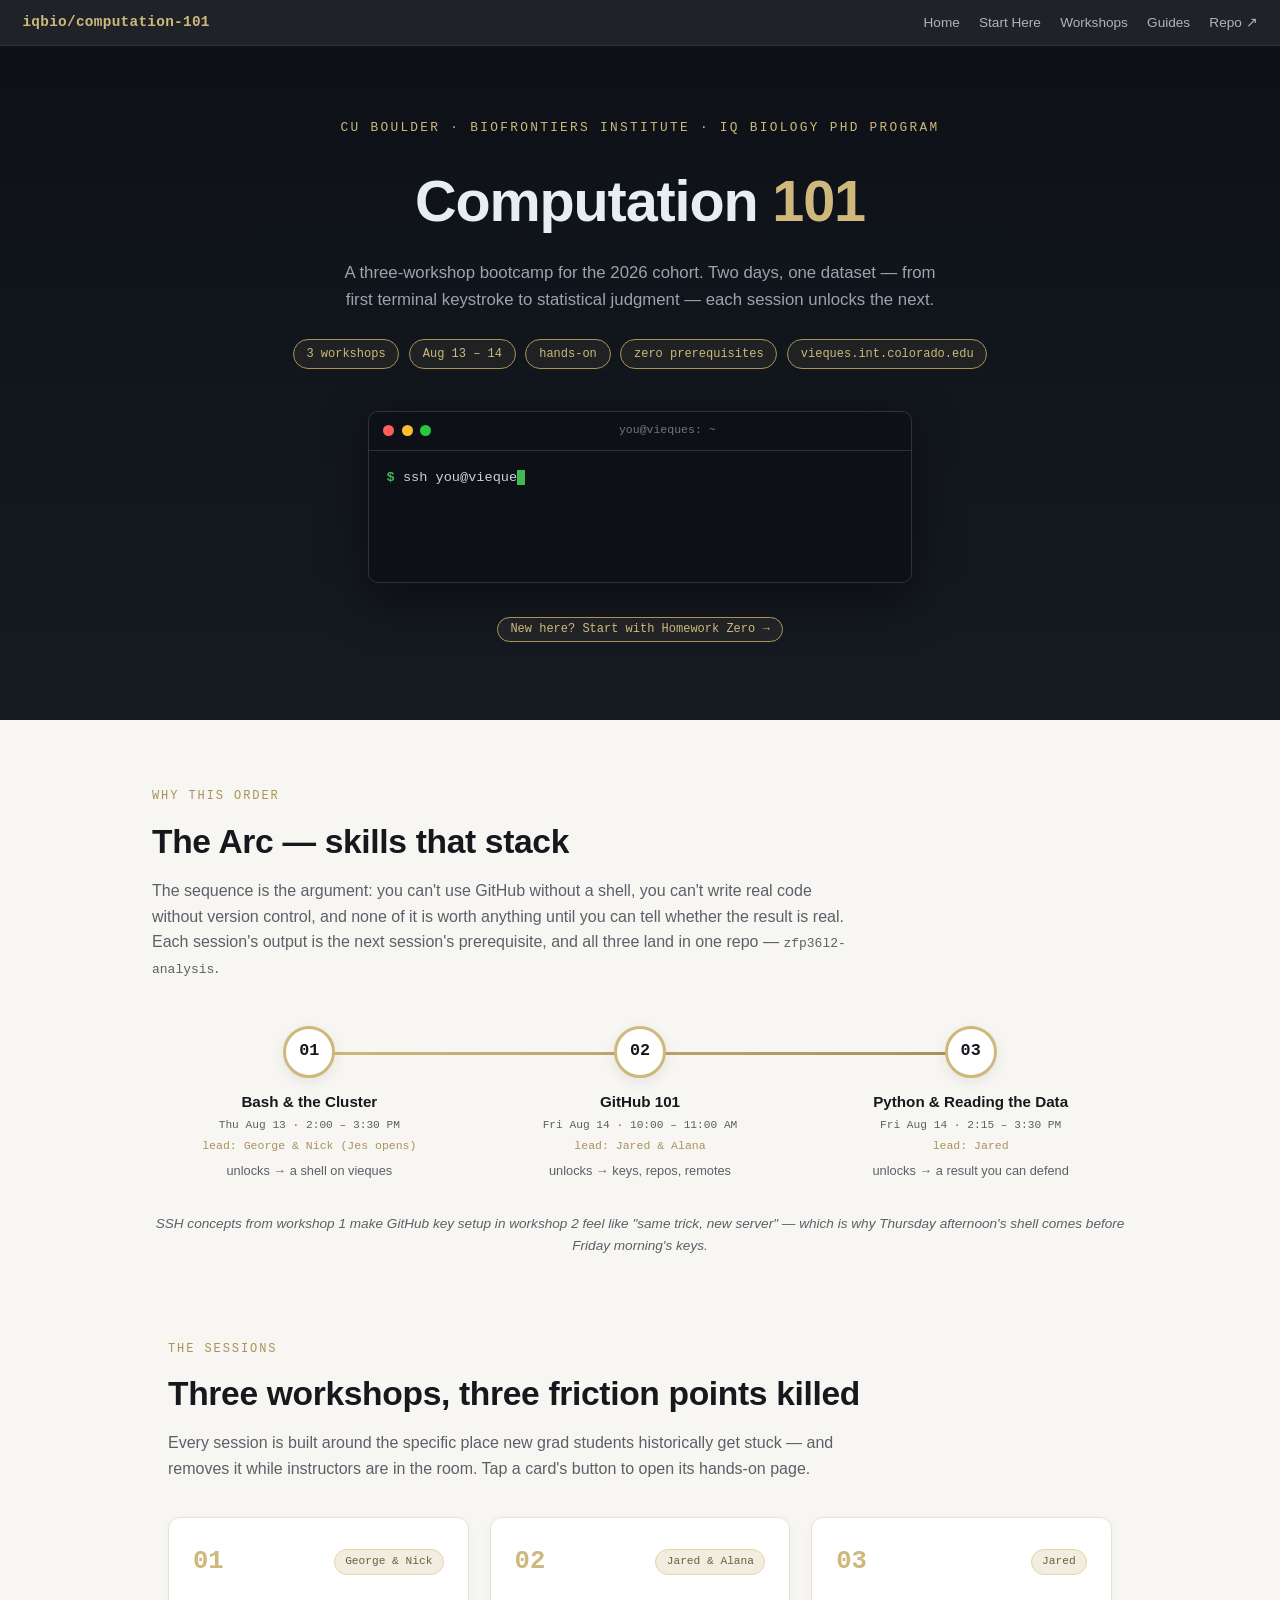
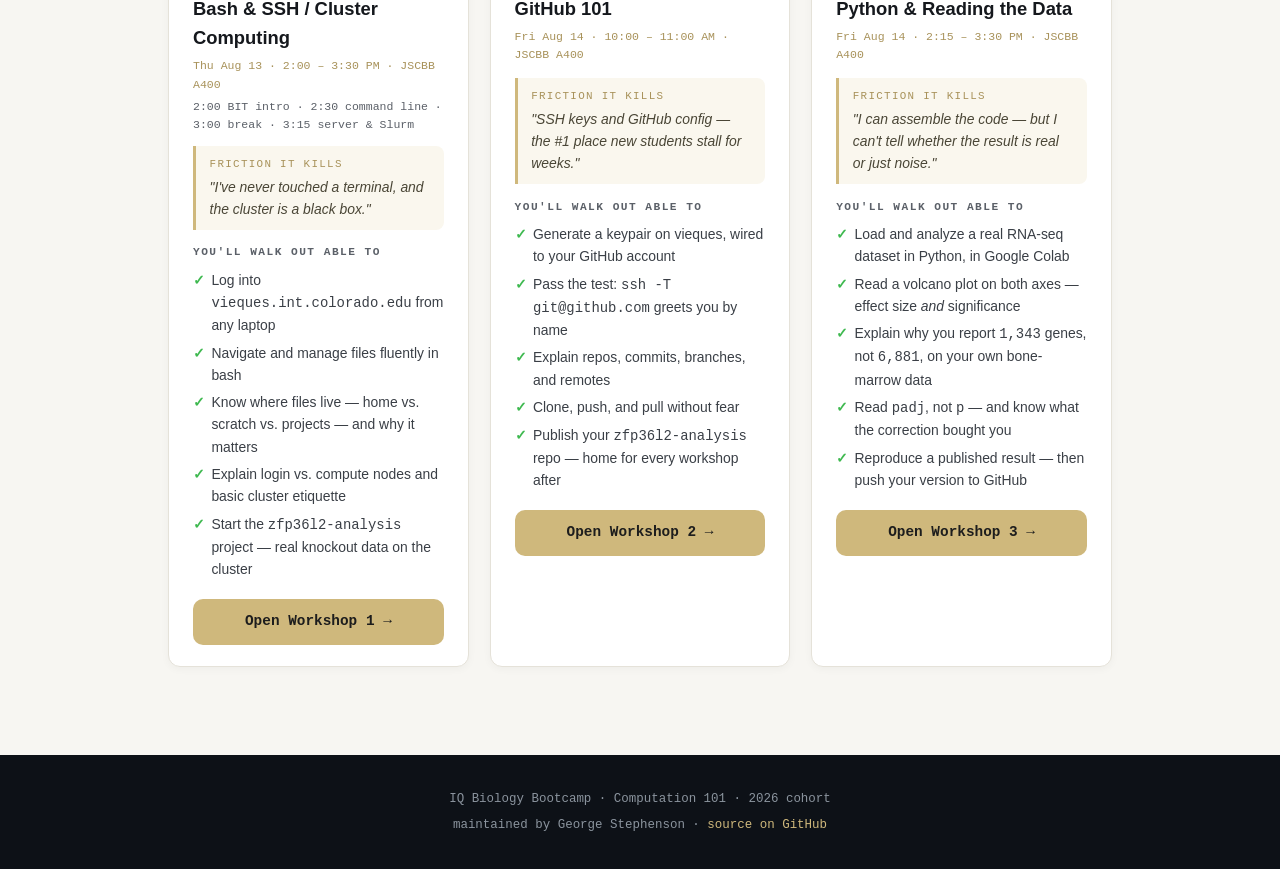
<file: index.html>
<!DOCTYPE html>
<html lang="en">
<head>
<meta charset="UTF-8">
<meta name="viewport" content="width=device-width, initial-scale=1.0">
<title>Computation 101 · IQ Biology Bootcamp 2026</title>
<meta name="description" content="Three-workshop computing bootcamp for the 2026 IQ Biology cohort — bash & cluster computing on the vieques workshop server, Git/GitHub, and Python with the statistics to judge the result. BioFrontiers Institute, CU Boulder.">
<link rel="stylesheet" href="assets/site.css">
</head>
<body>

<nav>
  <a class="brand" href="index.html">iqbio/computation-101</a>
  <div class="links">
    <a href="index.html">Home</a>
    <a href="start-here.html">Start Here</a>
    <a href="index.html#workshops">Workshops</a>
    <a href="guides.html">Guides</a>
    <a href="https://github.com/gsstephenson/iqbio-computation-101-2026" target="_blank" rel="noopener noreferrer">Repo ↗</a>
  </div>
</nav>

<header id="top">
  <p class="kicker">CU Boulder · BioFrontiers Institute · IQ Biology PhD Program</p>
  <h1>Computation <span class="num">101</span></h1>
  <p class="lede">A three-workshop bootcamp for the 2026 cohort. Two days, one dataset — from first terminal keystroke to
     statistical judgment — each session unlocks the next.</p>
  <div class="chips">
    <span class="chip">3 workshops</span>
    <span class="chip">Aug 13 – 14</span>
    <span class="chip">hands-on</span>
    <span class="chip">zero prerequisites</span>
    <span class="chip">vieques.int.colorado.edu</span>
  </div>
  <div class="term" aria-hidden="true">
    <div class="term-bar">
      <span class="dot r"></span><span class="dot y"></span><span class="dot g"></span>
      <span class="term-title">you@vieques: ~</span>
    </div>
    <div class="term-body" id="termBody"></div>
  </div>
  <p style="margin-top:2rem"><a class="chip" href="start-here.html" style="text-decoration:none">New here? Start with Homework Zero →</a></p>
</header>

<section id="arc">
  <p class="sec-kicker">Why this order</p>
  <h2>The Arc — skills that stack</h2>
  <p class="sec-sub">The sequence is the argument: you can't use GitHub without a shell, you
     can't write real code without version control, and none of it is worth anything until you
     can tell whether the result is real. Each session's output is the next session's
     prerequisite, and all three land in one repo — <code>zfp36l2-analysis</code>.</p>
  <div class="arc-wrap reveal">
    <div class="arc-rail"><span class="arc-fill"></span></div>
    <div class="arc-nodes">
      <div class="arc-node">
        <div class="arc-dot">01</div>
        <h3>Bash &amp; the Cluster</h3>
        <p class="arc-when">Thu Aug 13 · 2:00 – 3:30 PM</p>
        <p class="arc-lead">lead: George &amp; Nick (Jes opens)</p>
        <p class="arc-unlock">unlocks → a shell on vieques</p>
      </div>
      <div class="arc-node">
        <div class="arc-dot">02</div>
        <h3>GitHub 101</h3>
        <p class="arc-when">Fri Aug 14 · 10:00 – 11:00 AM</p>
        <p class="arc-lead">lead: Jared &amp; Alana</p>
        <p class="arc-unlock">unlocks → keys, repos, remotes</p>
      </div>
      <div class="arc-node">
        <div class="arc-dot">03</div>
        <h3>Python &amp; Reading the Data</h3>
        <p class="arc-when">Fri Aug 14 · 2:15 – 3:30 PM</p>
        <p class="arc-lead">lead: Jared</p>
        <p class="arc-unlock">unlocks → a result you can defend</p>
      </div>
    </div>
  </div>
  <p class="arc-note">SSH concepts from workshop 1 make GitHub key setup in workshop 2 feel like
     "same trick, new server" — which is why Thursday afternoon's shell comes before Friday
     morning's keys.</p>
</section>

<section id="workshops">
  <p class="sec-kicker">The sessions</p>
  <h2>Three workshops, three friction points killed</h2>
  <p class="sec-sub">Every session is built around the specific place new grad students historically
     get stuck — and removes it while instructors are in the room. Tap a card's button to open its
     hands-on page.</p>
  <div class="cards">

    <div class="card reveal">
      <div class="card-top"><span class="card-num">01</span><span class="lead-chip">George &amp; Nick</span></div>
      <h3>Bash &amp; SSH / Cluster Computing</h3>
      <p class="when">Thu Aug 13 · 2:00 – 3:30 PM · JSCBB A400
        <span class="blocks">2:00 BIT intro · 2:30 command line · 3:00 break · 3:15 server &amp; Slurm</span></p>
      <div class="friction">
        <span class="fl">Friction it kills</span>
        <p>"I've never touched a terminal, and the cluster is a black box."</p>
      </div>
      <h4>You'll walk out able to</h4>
      <ul class="walk">
        <li>Log into <code>vieques.int.colorado.edu</code> from any laptop</li>
        <li>Navigate and manage files fluently in bash</li>
        <li>Know where files live — home vs. scratch vs. projects — and why it matters</li>
        <li>Explain login vs. compute nodes and basic cluster etiquette</li>
        <li>Start the <code>zfp36l2-analysis</code> project — real knockout data on the cluster</li>
      </ul>
      <a class="ws-open" href="workshop1.html">Open Workshop 1 →</a>
    </div>

    <div class="card reveal">
      <div class="card-top"><span class="card-num">02</span><span class="lead-chip">Jared &amp; Alana</span></div>
      <h3>GitHub 101</h3>
      <p class="when">Fri Aug 14 · 10:00 – 11:00 AM · JSCBB A400</p>
      <div class="friction">
        <span class="fl">Friction it kills</span>
        <p>"SSH keys and GitHub config — the #1 place new students stall for weeks."</p>
      </div>
      <h4>You'll walk out able to</h4>
      <ul class="walk">
        <li>Generate a keypair on vieques, wired to your GitHub account</li>
        <li>Pass the test: <code>ssh -T git@github.com</code> greets you by name</li>
        <li>Explain repos, commits, branches, and remotes</li>
        <li>Clone, push, and pull without fear</li>
        <li>Publish your <code>zfp36l2-analysis</code> repo — home for every workshop after</li>
      </ul>
      <a class="ws-open" href="workshop2.html">Open Workshop 2 →</a>
    </div>

    <div class="card reveal">
      <div class="card-top"><span class="card-num">03</span><span class="lead-chip">Jared</span></div>
      <h3>Python &amp; Reading the Data</h3>
      <p class="when">Fri Aug 14 · 2:15 – 3:30 PM · JSCBB A400</p>
      <div class="friction">
        <span class="fl">Friction it kills</span>
        <p>"I can assemble the code — but I can't tell whether the result is real or just noise."</p>
      </div>
      <h4>You'll walk out able to</h4>
      <ul class="walk">
        <li>Load and analyze a real RNA-seq dataset in Python, in Google Colab</li>
        <li>Read a volcano plot on both axes — effect size <em>and</em> significance</li>
        <li>Explain why you report <code>1,343</code> genes, not <code>6,881</code>, on your own bone-marrow data</li>
        <li>Read <code>padj</code>, not <code>p</code> — and know what the correction bought you</li>
        <li>Reproduce a published result — then push your version to GitHub</li>
      </ul>
      <a class="ws-open" href="workshop3.html">Open Workshop 3 →</a>
    </div>

  </div>
</section>

<footer>
  <p>IQ Biology Bootcamp · Computation 101 · 2026 cohort</p>
  <p style="margin-top:.4rem">maintained by George Stephenson ·
     <a href="https://github.com/gsstephenson/iqbio-computation-101-2026" target="_blank" rel="noopener noreferrer">source on GitHub</a></p>
</footer>

<script>
(function(){
  /* hero terminal typing (home page only) */
  var reduced = window.matchMedia('(prefers-reduced-motion: reduce)').matches;
  var lines = [
    {prefix:'$ ',            text:'ssh you@vieques.int.colorado.edu', cls:'prompt'},
    {prefix:'',              text:'Welcome to vieques — your workshop server, CU Boulder', cls:'out'},
    {prefix:'[you@vieques ~]$ ',text:'echo "hello, cohort 2026"', cls:'prompt'},
    {prefix:'',              text:'hello, cohort 2026', cls:'out'}
  ];
  var body = document.getElementById('termBody');
  if (!body) return;

  function finalCursor(){
    var ln = document.createElement('div');
    ln.className = 'ln';
    ln.innerHTML = '<span class="prompt">[you@vieques ~]$ </span><span class="cursor"></span>';
    body.appendChild(ln);
  }

  if (reduced) {
    lines.forEach(function(l){
      var ln = document.createElement('div');
      ln.className = 'ln';
      var p = document.createElement('span'); p.className = l.cls; p.textContent = l.prefix;
      var t = document.createElement('span'); t.className = (l.cls==='out'?'out':''); t.textContent = l.text;
      ln.appendChild(p); ln.appendChild(t); body.appendChild(ln);
    });
    finalCursor();
    return;
  }

  var li = 0;
  function typeLine(){
    if (li >= lines.length) { finalCursor(); return; }
    var l = lines[li];
    var ln = document.createElement('div');
    ln.className = 'ln';
    var p = document.createElement('span'); p.className = l.cls; p.textContent = l.prefix;
    var t = document.createElement('span'); if (l.cls==='out') t.className = 'out';
    var c = document.createElement('span'); c.className = 'cursor';
    ln.appendChild(p); ln.appendChild(t); ln.appendChild(c);
    body.appendChild(ln);

    if (l.cls === 'out') {
      t.textContent = l.text;
      c.remove();
      li++; setTimeout(typeLine, 420);
      return;
    }
    var i = 0;
    (function tick(){
      if (i <= l.text.length) {
        t.textContent = l.text.slice(0, i); i++;
        setTimeout(tick, 34 + Math.random()*40);
      } else {
        c.remove(); li++; setTimeout(typeLine, 480);
      }
    })();
  }
  setTimeout(typeLine, 500);
})();
</script>

  <script src="assets/site.js"></script>
</body>
</html>
</file>
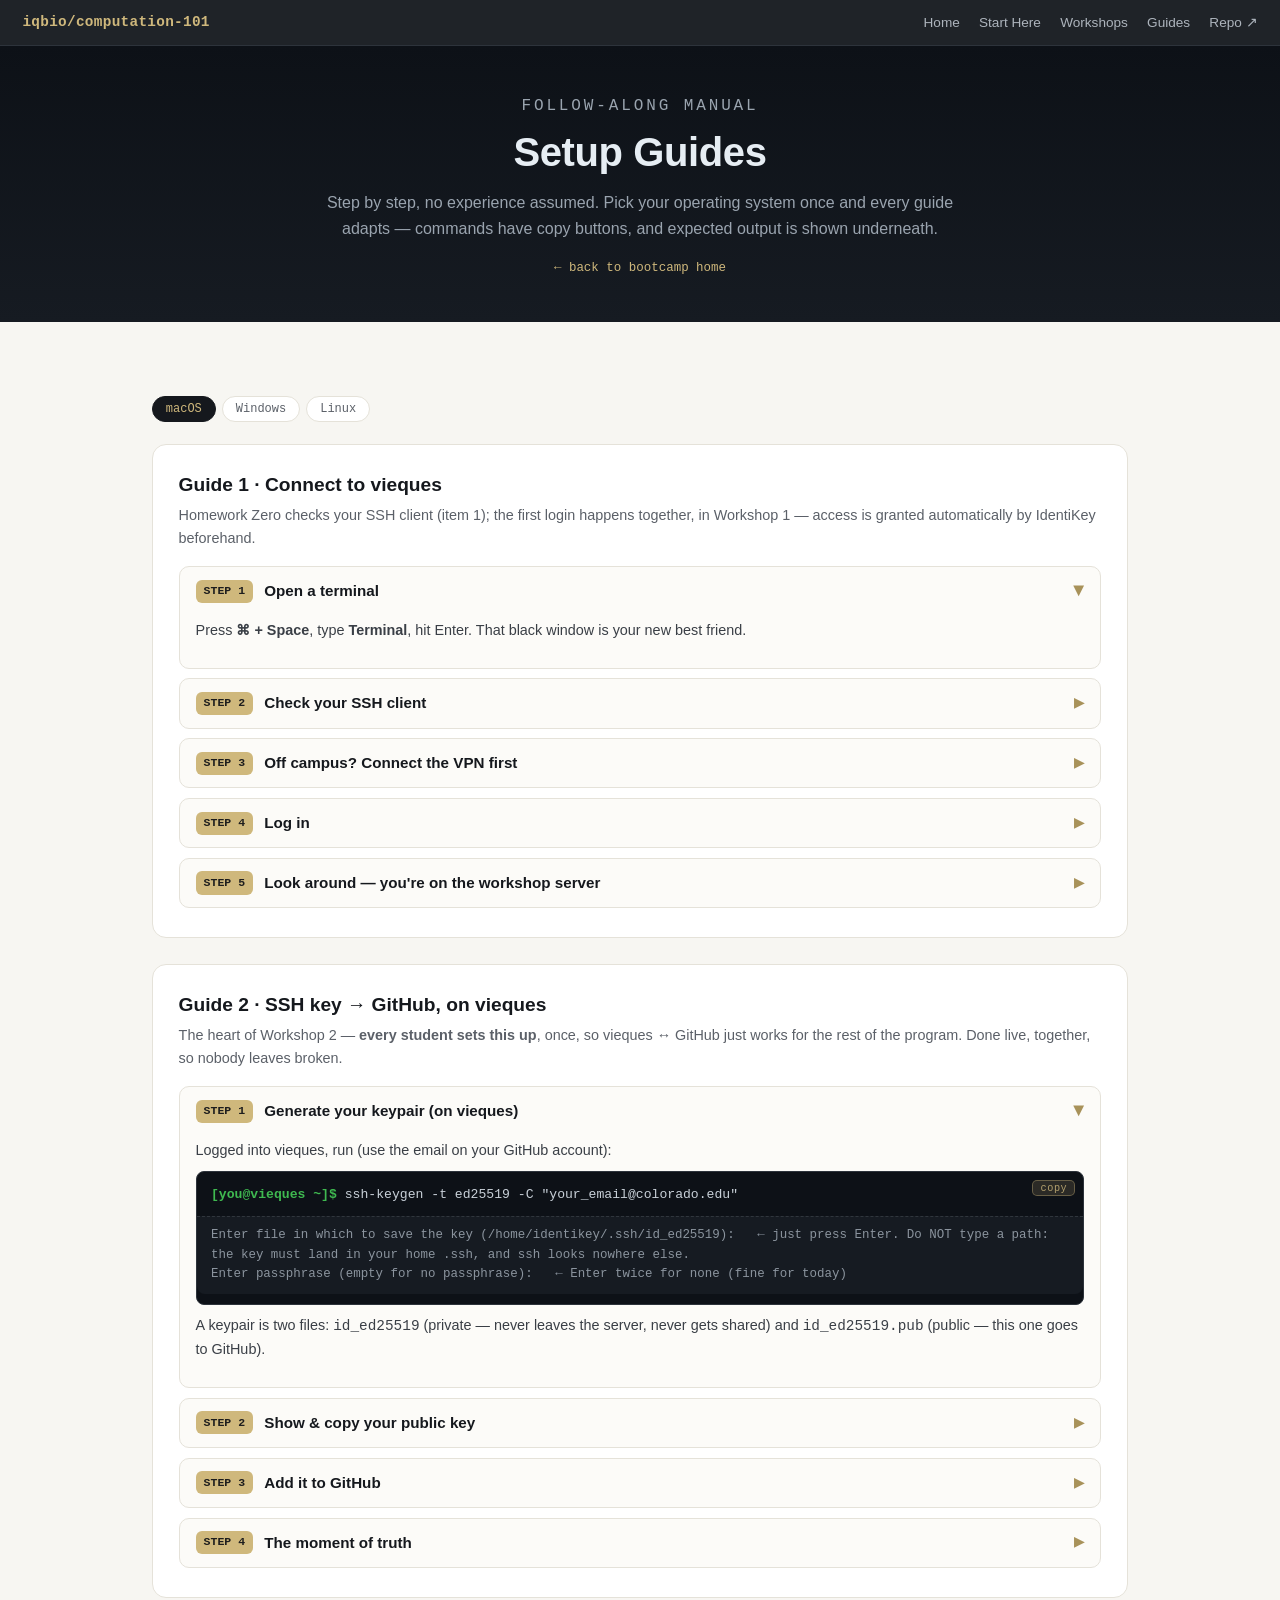
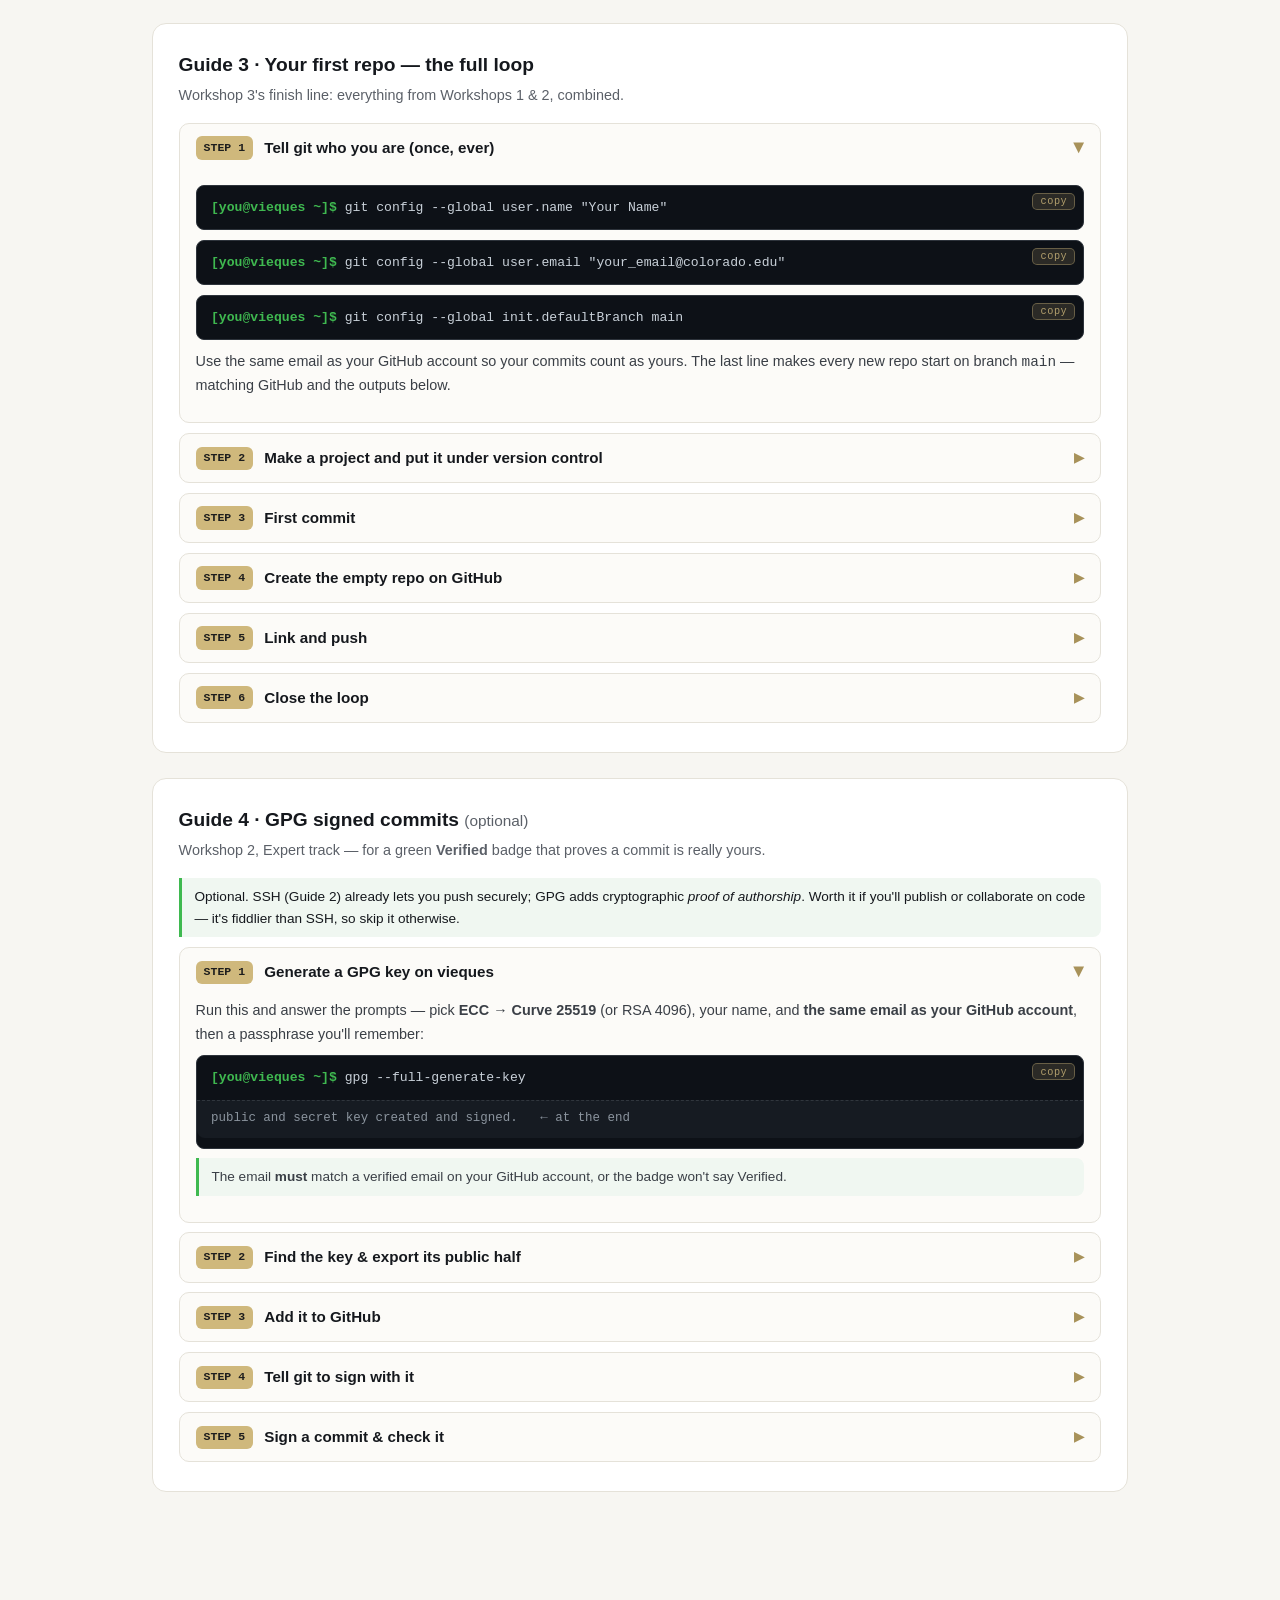
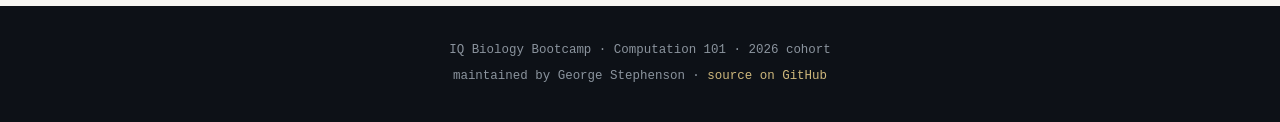
<file: guides.html>
<!DOCTYPE html>
<html lang="en">
<head>
<meta charset="UTF-8">
<meta name="viewport" content="width=device-width, initial-scale=1.0">
<title>Setup Guides · Computation 101</title>
<meta name="description" content="Step-by-step setup guides for the 2026 IQ Biology Computation 101 bootcamp: connect to the workshop server (vieques), wire an SSH key to GitHub, and push your first repo. Pick your OS once and every guide adapts.">
<link rel="stylesheet" href="assets/site.css">
</head>
<body>

<nav>
  <a class="brand" href="index.html">iqbio/computation-101</a>
  <div class="links">
    <a href="index.html">Home</a>
    <a href="start-here.html">Start Here</a>
    <a href="index.html#workshops">Workshops</a>
    <a href="guides.html">Guides</a>
    <a href="https://github.com/gsstephenson/iqbio-computation-101-2026" target="_blank" rel="noopener noreferrer">Repo ↗</a>
  </div>
</nav>

<div class="subhead">
  <p class="kicker">Follow-along manual</p>
  <h1>Setup Guides</h1>
  <p>Step by step, no experience assumed. Pick your operating system once and every guide adapts — commands have copy buttons, and expected output is shown underneath.</p>
  <a class="backhome" href="index.html">← back to bootcamp home</a>
</div>

<section id="guides">
  <div class="os-tabs" style="margin-bottom:1.4rem">
    <button data-os="mac" class="on">macOS</button>
    <button data-os="win">Windows</button>
    <button data-os="linux">Linux</button>
  </div>

  <div class="guide reveal" id="guide-connect">
    <h3>Guide 1 · Connect to vieques</h3>
    <p class="gsub">Homework Zero checks your SSH client (item 1); the first login happens together, in Workshop 1 — access is granted automatically by IdentiKey beforehand.</p>
    <div class="steps">
      <details open>
        <summary><span class="stepnum">STEP 1</span> Open a terminal <span class="chev">▶</span></summary>
        <div class="step-body">
          <div class="os-panel on" data-os="mac">
            <p>Press <b>⌘ + Space</b>, type <b>Terminal</b>, hit Enter. That black window is your new best friend.</p>
          </div>
          <div class="os-panel" data-os="win">
            <p>Open the <b>Start menu</b>, type <b>PowerShell</b>, hit Enter. (Windows 10/11 ships with an SSH client built in — you do <i>not</i> need WSL or PuTTY.)</p>
          </div>
          <div class="os-panel" data-os="linux">
            <p>You likely know this already — <b>Ctrl + Alt + T</b> on most distributions.</p>
          </div>
        </div>
      </details>
      <details>
        <summary><span class="stepnum">STEP 2</span> Check your SSH client <span class="chev">▶</span></summary>
        <div class="step-body">
          <p>Type this and press Enter (this is your Homework Zero screenshot):</p>
          <div class="snip">
            <button class="copybtn" data-copy="ssh -V">copy</button>
            <pre><span class="p">$</span> ssh -V</pre>
            <p class="expect">OpenSSH_9.6p1, LibreSSL 3.3.6   ← any version is fine</p>
          </div>
          <div class="os-panel on" data-os="mac"><div class="tip">Preinstalled on every Mac — this will just work.</div></div>
          <div class="os-panel" data-os="win"><div class="trouble"><b>"ssh is not recognized"?</b> Settings → Apps → Optional Features → Add a feature → install <b>OpenSSH Client</b>, then reopen PowerShell.</div></div>
          <div class="os-panel" data-os="linux"><div class="tip">If missing: <code>sudo apt install openssh-client</code> (or your distro's equivalent).</div></div>
        </div>
      </details>
      <details>
        <summary><span class="stepnum">STEP 3</span> Off campus? Connect the VPN first <span class="chev">▶</span></summary>
        <div class="step-body">
          <p>Off campus, CU servers are simply unreachable without the VPN — <i>connection timed out</i>
             is what that looks like. Install <b>Cisco Secure Client</b> (formerly AnyConnect) using
             <a href="https://oit.colorado.edu/services/network-internet-services/vpn/help/cisco-vpn" target="_blank" rel="noopener noreferrer">OIT's install guide</a>,
             connect to <code>vpn.colorado.edu</code> (IdentiKey + Duo), then SSH normally.
             On campus wifi, skip this step.</p>
        </div>
      </details>
      <details>
        <summary><span class="stepnum">STEP 4</span> Log in <span class="chev">▶</span></summary>
        <div class="step-body">
          <p>Replace <code>identikey</code> with your actual IdentiKey username:</p>
          <div class="snip">
  <button class="copybtn" data-copy="ssh identikey@vieques.int.colorado.edu">copy</button>
  <pre><span class="p">$</span> ssh identikey@vieques.int.colorado.edu</pre>
            <p class="expect">The authenticity of host 'vieques.int.colorado.edu' can't be established.
ED25519 key fingerprint is SHA256:[VIEQUES FINGERPRINT — George fills in after next login].
Are you sure you want to continue connecting (yes/no/[fingerprint])?   ← type: yes
identikey@vieques.int.colorado.edu's password:   ← typing is INVISIBLE — that's normal, just type and hit Enter</p>
          </div>
          <div class="tip">First time connecting, the "authenticity" warning is expected — it's your computer meeting the server for the first time. Before you type <b>yes</b>, check the fingerprint on your screen matches the one above <span style="color:#c07a2a">[VIEQUES FINGERPRINT — George fills in after next login]</span>. That string is the server's identity; if it doesn't match, stop and ask, because something else is answering in its place. You'll only be asked once — after this your machine remembers it.</div>
        </div>
      </details>
      <details>
        <summary><span class="stepnum">STEP 5</span> Look around — you're on the workshop server <span class="chev">▶</span></summary>
        <div class="step-body">
          <div class="snip">
            <button class="copybtn" data-copy="hostname">copy</button>
            <pre><span class="p">[you@vieques ~]$</span> hostname</pre>
            <p class="expect">vieques.int.colorado.edu</p>
          </div>
          <div class="snip">
            <button class="copybtn" data-copy="pwd">copy</button>
            <pre><span class="p">[you@vieques ~]$</span> pwd</pre>
            <p class="expect">/home/identikey   ← your home. Keys and dotfiles live here; all your actual WORK goes in /scratch/identikey (Workshop 1)</p>
          </div>
          <p>Done exploring? <code>exit</code> logs you out.</p>
          <div class="trouble"><b>Fix-it box:</b> <i>Connection timed out</i> → you're off-campus without VPN, or on guest wifi. <i>Permission denied</i> → IdentiKey typo or wrong password. <i>Still stuck</i> → screenshot the error, bring it to Workshop 1 — that's what it's for.</div>
        </div>
      </details>
    </div>
  </div>

  <div class="guide reveal">
    <h3>Guide 2 · SSH key → GitHub, on vieques</h3>
    <p class="gsub">The heart of Workshop 2 — <b>every student sets this up</b>, once, so vieques ↔ GitHub just works for the rest of the program. Done live, together, so nobody leaves broken.</p>
    <div class="steps">
      <details open>
        <summary><span class="stepnum">STEP 1</span> Generate your keypair (on vieques) <span class="chev">▶</span></summary>
        <div class="step-body">
          <p>Logged into vieques, run (use the email on your GitHub account):</p>
          <div class="snip">
  <button class="copybtn" data-copy='ssh-keygen -t ed25519 -C "your_email@colorado.edu"'>copy</button>
  <pre><span class="p">[you@vieques ~]$</span> ssh-keygen -t ed25519 -C "your_email@colorado.edu"</pre>
            <p class="expect">Enter file in which to save the key (/home/identikey/.ssh/id_ed25519):   ← just press Enter. Do NOT type a path: the key must land in your home .ssh, and ssh looks nowhere else.
Enter passphrase (empty for no passphrase):   ← Enter twice for none (fine for today)</p>
          </div>
          <p>A keypair is two files: <code>id_ed25519</code> (private — never leaves the server, never gets shared)
             and <code>id_ed25519.pub</code> (public — this one goes to GitHub).</p>
        </div>
      </details>
      <details>
        <summary><span class="stepnum">STEP 2</span> Show &amp; copy your public key <span class="chev">▶</span></summary>
        <div class="step-body">
          <div class="snip">
  <button class="copybtn" data-copy="cat ~/.ssh/id_ed25519.pub">copy</button>
  <pre><span class="p">[you@vieques ~]$</span> cat ~/.ssh/id_ed25519.pub</pre>
            <p class="expect">ssh-ed25519 AAAAC3NzaC1lZDI1NTE5AAAAII... your_email@colorado.edu</p>
          </div>
          <p>Select the <b>entire output line</b> in your terminal and copy it — every character, no extras.</p>
        </div>
      </details>
      <details>
        <summary><span class="stepnum">STEP 3</span> Add it to GitHub <span class="chev">▶</span></summary>
        <div class="step-body">
          <p>On GitHub: click your avatar → <b>Settings</b> → <b>SSH and GPG keys</b> → <b>New SSH key</b>. You'll see this form:</p>
          <div class="gh-mock">
            <div class="gh-bar">🔒 github.com/settings/ssh/new</div>
            <div class="gh-body">
              <span class="gh-lab">Title</span>
              <span class="gh-input">vieques</span>
              <span class="gh-lab">Key type</span>
              <span class="gh-input">Authentication Key</span>
              <span class="gh-lab">Key</span>
              <span class="gh-input">ssh-ed25519 AAAAC3NzaC1lZDI1NTE5AAAAII... your_email@colorado.edu</span>
              <button class="gh-btn" type="button">Add SSH key</button>
            </div>
          </div>
          <p class="mock-cap">Simulated for clarity — the real page looks like this. Title it "vieques" so future-you knows which machine this key belongs to.</p>
        </div>
      </details>
      <details>
        <summary><span class="stepnum">STEP 4</span> The moment of truth <span class="chev">▶</span></summary>
        <div class="step-body">
          <div class="snip">
  <button class="copybtn" data-copy="ssh -T git@github.com">copy</button>
  <pre><span class="p">[you@vieques ~]$</span> ssh -T git@github.com</pre>
            <p class="expect">Hi YOUR-USERNAME! You've successfully authenticated, but GitHub does not provide shell access.</p>
          </div>
          <p>If GitHub greets you by name — you're wired up. This is the step that used to cost new students weeks.</p>
          <div class="trouble"><b>Fix-it box:</b> <i>Permission denied (publickey)</i> → the key on GitHub isn't the full line (re-copy from <code>cat</code>, watch for line breaks), or you skipped Step 3. First connection also asks the yes/no authenticity question — type <b>yes</b>.</div>
        </div>
      </details>
    </div>
  </div>

  <div class="guide reveal">
    <h3>Guide 3 · Your first repo — the full loop</h3>
    <p class="gsub">Workshop 3's finish line: everything from Workshops 1 &amp; 2, combined.</p>
    <div class="steps">
      <details open>
        <summary><span class="stepnum">STEP 1</span> Tell git who you are (once, ever) <span class="chev">▶</span></summary>
        <div class="step-body">
          <div class="snip">
  <button class="copybtn" data-copy='git config --global user.name "Your Name"'>copy</button>
  <pre><span class="p">[you@vieques ~]$</span> git config --global user.name "Your Name"</pre>
          </div>
          <div class="snip">
  <button class="copybtn" data-copy='git config --global user.email "your_email@colorado.edu"'>copy</button>
  <pre><span class="p">[you@vieques ~]$</span> git config --global user.email "your_email@colorado.edu"</pre>
          </div>
          <div class="snip">
  <button class="copybtn" data-copy="git config --global init.defaultBranch main">copy</button>
  <pre><span class="p">[you@vieques ~]$</span> git config --global init.defaultBranch main</pre>
          </div>
          <p>Use the same email as your GitHub account so your commits count as yours. The last line
             makes every new repo start on branch <code>main</code> — matching GitHub and the outputs below.</p>
        </div>
      </details>
      <details>
        <summary><span class="stepnum">STEP 2</span> Make a project and put it under version control <span class="chev">▶</span></summary>
        <div class="step-body">
          <div class="snip">
  <button class="copybtn" data-copy="cd /scratch/$USER">copy</button>
  <pre><span class="p">[you@vieques ~]$</span> cd /scratch/$USER
<span class="p">[you@vieques ...]$</span> mkdir -p zfp36l2-analysis
<span class="p">[you@vieques ...]$</span> cd zfp36l2-analysis
<span class="p">[you@vieques ...]$</span> git init</pre>
            <p class="expect">Initialized empty Git repository in /scratch/identikey/zfp36l2-analysis/.git/</p>
          </div>
          <div class="snip">
  <button class="copybtn" data-copy='echo "# My First Analysis" > README.md'>copy</button>
  <pre><span class="p">[you@vieques zfp36l2-analysis]$</span> echo "# My First Analysis" &gt; README.md</pre>
          </div>
        </div>
      </details>
      <details>
        <summary><span class="stepnum">STEP 3</span> First commit <span class="chev">▶</span></summary>
        <div class="step-body">
          <div class="snip">
  <button class="copybtn" data-copy='git add README.md && git commit -m "First commit"'>copy</button>
  <pre><span class="p">[you@vieques zfp36l2-analysis]$</span> git add README.md && git commit -m "First commit"</pre>
            <p class="expect">[main (root-commit) a1b2c3d] First commit
 1 file changed, 1 insertion(+)</p>
          </div>
        </div>
      </details>
      <details>
        <summary><span class="stepnum">STEP 4</span> Create the empty repo on GitHub <span class="chev">▶</span></summary>
        <div class="step-body">
          <p>On GitHub: <b>+</b> (top right) → <b>New repository</b>:</p>
          <div class="gh-mock">
            <div class="gh-bar">🔒 github.com/new</div>
            <div class="gh-body">
              <span class="gh-lab">Repository name</span>
              <span class="gh-input">zfp36l2-analysis</span>
              <span class="gh-lab">Visibility</span>
              <span class="gh-input">● Public&nbsp;&nbsp;○ Private</span>
              <button class="gh-btn" type="button">Create repository</button>
            </div>
          </div>
          <p class="mock-cap">Leave "Add a README" UNCHECKED — your repo already has one. An empty GitHub repo avoids a first-push conflict.</p>
        </div>
      </details>
      <details>
        <summary><span class="stepnum">STEP 5</span> Link and push <span class="chev">▶</span></summary>
        <div class="step-body">
          <p>Swap in your GitHub username:</p>
          <div class="snip">
  <button class="copybtn" data-copy="git branch -M main && git remote add origin git@github.com:USERNAME/zfp36l2-analysis.git && git push -u origin main">copy</button>
  <pre><span class="p">[you@vieques zfp36l2-analysis]$</span> git branch -M main
<span class="p">[you@vieques zfp36l2-analysis]$</span> git remote add origin git@github.com:USERNAME/zfp36l2-analysis.git
<span class="p">[you@vieques zfp36l2-analysis]$</span> git push -u origin main</pre>
            <p class="expect">Writing objects: 100% (3/3), done.
branch 'main' set up to track 'origin/main'.</p>
          </div>
          <p>Refresh the GitHub page — your README is live. That's code written on a supercomputer, published to the world.</p>
        </div>
      </details>
      <details>
        <summary><span class="stepnum">STEP 6</span> Close the loop <span class="chev">▶</span></summary>
        <div class="step-body">
          <p>On your <b>laptop</b> (with its own key added to GitHub — same as Guide 2):</p>
          <div class="tip"><b>Windows:</b> git isn't preinstalled — install <b>Git for Windows</b> (gitforwindows.org, or <code>winget install Git.Git</code>) and use the <b>Git Bash</b> it adds (or PowerShell). Your laptop needs its own SSH key on GitHub too — repeat Guide 2 on the laptop.</div>
          <div class="snip">
  <button class="copybtn" data-copy="git clone git@github.com:USERNAME/zfp36l2-analysis.git">copy</button>
  <pre><span class="p">$</span> git clone git@github.com:USERNAME/zfp36l2-analysis.git</pre>
            <p class="expect">Cloning into 'zfp36l2-analysis'... done.</p>
          </div>
          <p>Edit on the laptop, <code>push</code>; <code>pull</code> on vieques. Same project, every machine, always in sync — this loop is the daily rhythm of research computing.</p>
          <div class="trouble"><b>Fix-it box:</b> <i>remote origin already exists</i> → <code>git remote remove origin</code> and re-add. <i>Permission denied on push</i> → Guide 2's test (<code>ssh -T git@github.com</code>) must greet you by name first.</div>
        </div>
      </details>
    </div>
  </div>

  <div class="guide reveal" id="gpg">
    <h3>Guide 4 · GPG signed commits <span style="font-weight:400;color:var(--gray);font-size:.8em">(optional)</span></h3>
    <p class="gsub">Workshop 2, Expert track — for a green <b>Verified</b> badge that proves a commit is really yours.</p>
    <div class="tip">Optional. SSH (Guide 2) already lets you push securely; GPG adds cryptographic <i>proof of authorship</i>. Worth it if you'll publish or collaborate on code — it's fiddlier than SSH, so skip it otherwise.</div>
    <div class="steps">
      <details open>
        <summary><span class="stepnum">STEP 1</span> Generate a GPG key on vieques <span class="chev">▶</span></summary>
        <div class="step-body">
          <p>Run this and answer the prompts — pick <b>ECC → Curve 25519</b> (or RSA 4096), your name, and <b>the same email as your GitHub account</b>, then a passphrase you'll remember:</p>
          <div class="snip"><button class="copybtn" data-copy="gpg --full-generate-key">copy</button><pre><span class="p">[you@vieques ~]$</span> gpg --full-generate-key</pre>
            <p class="expect">public and secret key created and signed.   ← at the end</p></div>
          <div class="tip">The email <b>must</b> match a verified email on your GitHub account, or the badge won't say Verified.</div>
        </div>
      </details>
      <details>
        <summary><span class="stepnum">STEP 2</span> Find the key &amp; export its public half <span class="chev">▶</span></summary>
        <div class="step-body">
          <div class="snip">
  <button class="copybtn" data-copy="gpg --list-secret-keys --keyid-format=long">copy</button>
  <pre><span class="p">[you@vieques ~]$</span> gpg --list-secret-keys --keyid-format=long</pre>
            <p class="expect">sec   ed25519/<b>3AA5C34371567BD2</b> 2026-08-17 [SC]   ← the long ID after the slash</p></div>
          <p>Export the <b>public</b> key (safe to share) — swap in your long ID:</p>
          <div class="snip"><button class="copybtn" data-copy="gpg --armor --export 3AA5C34371567BD2">copy</button><pre><span class="p">[you@vieques ~]$</span> gpg --armor --export 3AA5C34371567BD2</pre>
            <p class="expect">-----BEGIN PGP PUBLIC KEY BLOCK-----
…
-----END PGP PUBLIC KEY BLOCK-----   ← copy the whole block</p></div>
        </div>
      </details>
      <details>
        <summary><span class="stepnum">STEP 3</span> Add it to GitHub <span class="chev">▶</span></summary>
        <div class="step-body">
          <p>On github.com: <b>Settings → SSH and GPG keys → New GPG key</b>, paste the whole block (including the BEGIN/END lines), and click <b>Add GPG key</b>.</p>
        </div>
      </details>
      <details>
        <summary><span class="stepnum">STEP 4</span> Tell git to sign with it <span class="chev">▶</span></summary>
        <div class="step-body">
          <div class="snip">
  <button class="copybtn" data-copy="git config --global user.signingkey 3AA5C34371567BD2 &amp;&amp; git config --global commit.gpgsign true">copy</button>
  <pre><span class="p">[you@vieques ~]$</span> git config --global user.signingkey 3AA5C34371567BD2
<span class="p">[you@vieques ~]$</span> git config --global commit.gpgsign true</pre></div>
          <p>Over SSH, GPG's passphrase prompt needs a terminal — add this to your <code>~/.bashrc</code> so signing doesn't fail:</p>
          <div class="snip">
  <button class="copybtn" data-copy="echo 'export GPG_TTY=$(tty)' >> ~/.bashrc && source ~/.bashrc">copy</button>
  <pre><span class="p">[you@vieques ~]$</span> echo 'export GPG_TTY=$(tty)' &gt;&gt; ~/.bashrc &amp;&amp; source ~/.bashrc</pre></div>
        </div>
      </details>
      <details>
        <summary><span class="stepnum">STEP 5</span> Sign a commit &amp; check it <span class="chev">▶</span></summary>
        <div class="step-body">
          <p>With <code>commit.gpgsign true</code>, every commit is signed automatically. Make a small change, stage it, commit (it signs automatically), then verify:</p>
          <div class="snip">
  <button class="copybtn" data-copy="echo 'signed test' >> findings.md && git add findings.md && git commit -S -m 'Signed commit' && git log --show-signature -1">copy</button>
  <pre><span class="p">[you@vieques ~]$</span> echo <span class="s">"signed test"</span> &gt;&gt; findings.md &amp;&amp; git add findings.md &amp;&amp; git commit -S -m <span class="s">"Signed commit"</span>
<span class="p">[you@vieques ~]$</span> git log --show-signature -1</pre>
            <p class="expect">gpg: Good signature from "Your Name &lt;you@colorado.edu&gt;"   ← the commit is signed locally. GitHub shows the green <b>Verified</b> badge only once your public key is uploaded (STEP 3) and this commit's email matches a GitHub-verified email.</p></div>
          <div class="trouble"><b>Fix-it box:</b> <i>signing failed: Inappropriate ioctl for device</i> → run <code>export GPG_TTY=$(tty)</code> (STEP 4). <i>No secret key</i> → your <code>user.signingkey</code> ID is wrong; recheck STEP 2. <i>Commit shows Unverified on GitHub</i> → the key's email must exactly match a verified email on your GitHub account.</div>
        </div>
      </details>
    </div>
  </div>
</section>

<footer>
  <p>IQ Biology Bootcamp · Computation 101 · 2026 cohort</p>
  <p style="margin-top:.4rem">maintained by George Stephenson ·
     <a href="https://github.com/gsstephenson/iqbio-computation-101-2026" target="_blank" rel="noopener noreferrer">source on GitHub</a></p>
</footer>




  <script src="assets/site.js"></script>
</body>
</html>
</file>
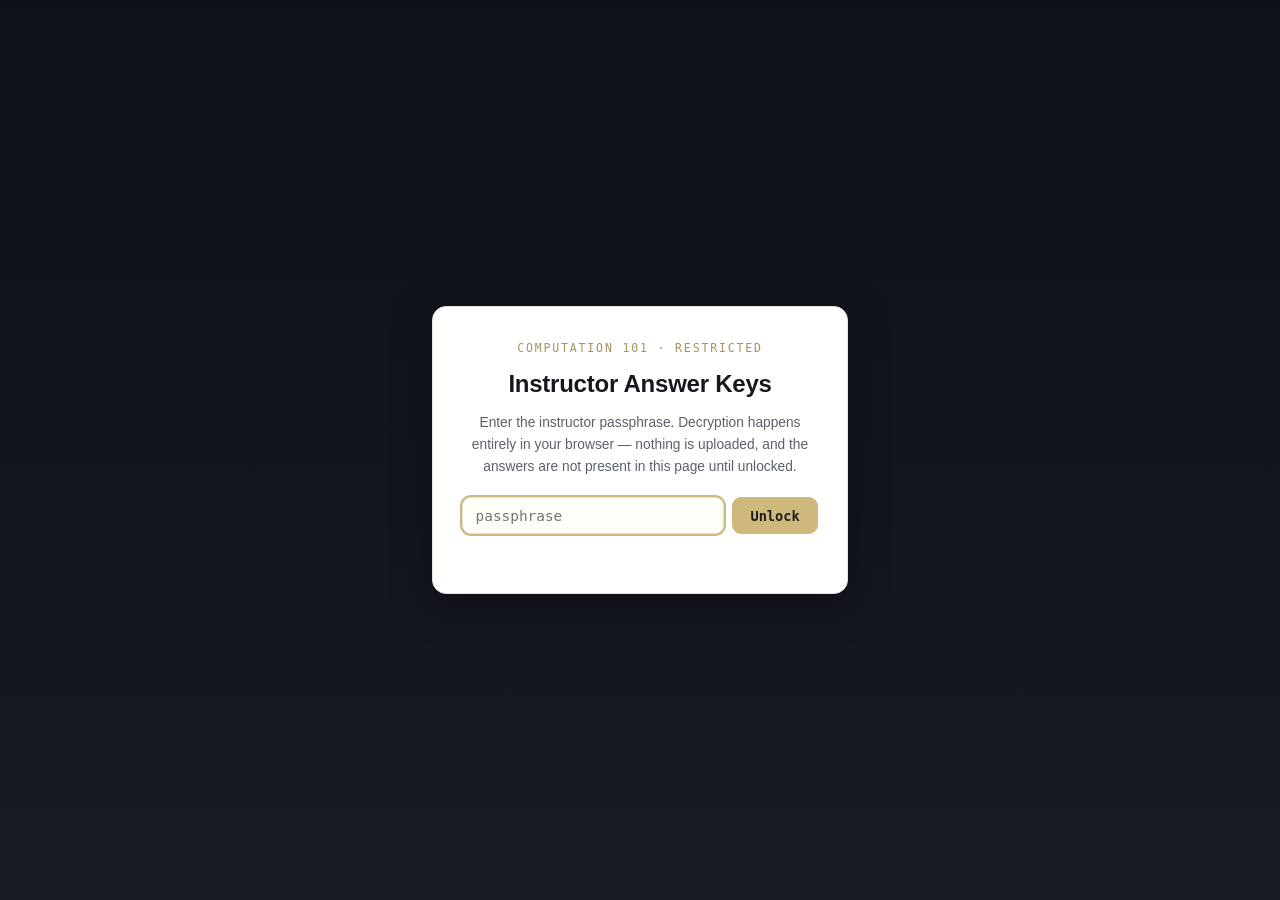
<file: keys.html>
<!DOCTYPE html>
<html lang="en">
<head>
<meta charset="UTF-8">
<meta name="viewport" content="width=device-width, initial-scale=1.0">
<meta name="robots" content="noindex,nofollow">
<title>Instructor Keys · Computation 101</title>
<style>
  :root{--gold:#CFB87C;--gold-dark:#a8925a;--ink:#15181d;--bg:#f7f6f2;--card:#fff;--gray:#5b6068;
    --line:#e5e2d9;--term-bg:#0d1117;--term-border:#2d333b;--term-green:#3fb950;--term-text:#c9d1d9;
    --mono:ui-monospace,'SF Mono',Menlo,Consolas,monospace;--sans:-apple-system,BlinkMacSystemFont,'Segoe UI',Roboto,Helvetica,Arial,sans-serif;}
  *{margin:0;padding:0;box-sizing:border-box}
  body{font-family:var(--sans);background:var(--bg);color:var(--ink);line-height:1.6}
  #gate{min-height:100vh;display:flex;align-items:center;justify-content:center;padding:1.5rem;
    background:linear-gradient(180deg,#0d1117,#161b22)}
  .card{background:var(--card);border:1px solid var(--line);border-radius:14px;padding:2rem 1.8rem;max-width:26rem;width:100%;text-align:center;box-shadow:0 10px 40px rgba(0,0,0,.35)}
  .kick{font-family:var(--mono);font-size:.72rem;letter-spacing:.16em;text-transform:uppercase;color:var(--gold-dark);margin-bottom:.5rem}
  .card h1{font-size:1.5rem;letter-spacing:-.01em;margin-bottom:.5rem}
  .card .sub{color:var(--gray);font-size:.86rem;margin-bottom:1.2rem}
  #f{display:flex;gap:.5rem}
  #pw{flex:1;font-family:var(--mono);font-size:.9rem;padding:.6rem .8rem;border:1px solid var(--line);border-radius:9px;background:#fffdf7}
  #pw:focus{outline:2px solid var(--gold)}
  #f button{font-family:var(--mono);font-weight:700;font-size:.85rem;background:var(--gold);border:1px solid var(--gold);color:#1d1d1d;border-radius:9px;padding:.6rem 1.1rem;cursor:pointer}
  #f button:hover{filter:brightness(1.05)}
  #f button:disabled{opacity:.5;cursor:not-allowed}
  .err{color:#b23434;font-size:.82rem;min-height:1.2em;margin-top:.7rem}
  .content{display:none;max-width:60rem;margin:0 auto;padding:2rem 1.4rem 4rem}
  .content.show{display:block}
  .kbanner{background:var(--term-bg);color:#e6edf3;border-radius:12px;padding:1.4rem 1.5rem;margin-bottom:1.6rem}
  .kbanner h1{font-size:1.5rem;color:var(--gold)}
  .kbanner p{color:#adb4bc;font-size:.86rem;margin-top:.4rem}
  .kws{font-size:1.1rem;color:var(--gold-dark);border-bottom:2px solid var(--line);padding-bottom:.35rem;margin:1.8rem 0 .8rem}
  .kkey{background:var(--card);border:1px solid var(--line);border-radius:11px;margin-bottom:.8rem;overflow:hidden}
  .kkey>summary{cursor:pointer;font-weight:700;padding:.8rem 1.1rem;user-select:none;font-size:.98rem;list-style:none}
  .kkey>summary::-webkit-details-marker{display:none}
  .kkey>summary::before{content:'▶ ';color:var(--gold-dark);font-size:.7rem}
  .kkey[open]>summary::before{content:'▼ '}
  .kkey[open]>summary{border-bottom:1px solid var(--line);background:#faf8f2}
  .kq{font-family:var(--mono);font-size:.66rem;color:var(--gray);font-weight:400;margin-left:.4rem}
  .kbody{padding:1rem 1.2rem}
  .kmd h2{font-size:1.15rem;margin:.8rem 0 .3rem} .kmd h3{font-size:1rem;margin:.7rem 0 .3rem}
  .kmd h4{font-size:.9rem;margin:.6rem 0 .3rem;color:var(--gray)}
  .kmd p{font-size:.9rem;margin:.35rem 0} .kmd ul{margin:.3rem 0 .5rem 1.2rem;font-size:.9rem}
  .kmd blockquote{border-left:3px solid var(--gold);background:#faf8f2;padding:.4rem .8rem;margin:.5rem 0;font-size:.88rem;color:#444}
  .kmd code,.knl code{font-family:var(--mono);font-size:.82em;background:#efece3;border-radius:4px;padding:.05em .35em}
  pre.kcode{background:var(--term-bg);color:var(--term-text);font-family:var(--mono);font-size:.8rem;line-height:1.5;
    padding:.75rem .9rem;border-radius:8px;overflow-x:auto;margin:.5rem 0;white-space:pre;border:1px solid var(--term-border)}
  .knote{border:1px solid #d8c89a;background:#fbf6e7;border-radius:9px;padding:.6rem .85rem;margin:.2rem 0 .9rem}
  .knh{font-family:var(--mono);font-size:.64rem;letter-spacing:.12em;text-transform:uppercase;color:var(--gold-dark);font-weight:700}
  .knl{font-size:.86rem;margin-top:.4rem}
  .knl pre{font-family:var(--mono);font-size:.8rem;background:#fff;border:1px solid #e7dcc0;border-radius:6px;padding:.4rem .6rem;margin:.25rem 0 0;white-space:pre-wrap;color:#7a5c12}
  .signout{display:block;margin:1.5rem auto 0;font-family:var(--mono);font-size:.72rem;color:var(--gray);background:none;border:1px solid var(--line);border-radius:7px;padding:.4rem .8rem;cursor:pointer}
</style>
</head>
<body>
<div id="gate">
  <div class="card">
    <p class="kick">Computation 101 · Restricted</p>
    <h1>Instructor Answer Keys</h1>
    <p class="sub">Enter the instructor passphrase. Decryption happens entirely in your browser — nothing is uploaded, and the answers are not present in this page until unlocked.</p>
    <form id="f" autocomplete="off">
      <input id="pw" type="password" placeholder="passphrase" autocomplete="off" autofocus>
      <button id="go" type="submit">Unlock</button>
    </form>
    <p id="err" class="err" role="status" aria-live="polite"></p>
  </div>
</div>
<div id="content" class="content"></div>
<script>
const BUNDLE = {"v": 1, "kdf": "PBKDF2", "hash": "SHA-256", "iter": 600000, "salt": "ALjvTw7n0WnUGhiKeGaHHg==", "iv": "zn7bx6BR84f7om/G", "ct": "weL5/2HRBZMW025CIo6aEKPwlcO7IXV3ZGONbV5lgMWuCjoMuIQ0uR29apK3a9TM57Ncbr2CMod/Z9V1Qar8/mQ8SA9+3jF8udBKLMgQEtSRZghSbBWHZ0jWX9/Bzz2gDSOCOZuJiRsmDUvrLlj7Y6+/MuhEi8jZl3O7ntbsk2irRIkjq5IFypVspus6hDquaG9YxVerrvQ6Omc2IoRWyaJ7lr7JcVYt+xP7D4cyWmv90cLsZCubb589xEywzmMjybVnM3LUD64e/Weobp3zm6xFms6GavAg6/zufbeDkA5cbje8RgDAy4uRx/8kpAJ1R3IHxrnlO6TimjDLJoPSu7O/dTBwlzx6fQZELr+l/cNiW2Qszk+fAuJv5g6cwsWvP7+xQjnjwYdxAyNi4Bmd+tTkmSkbnS1ZM5D3K2cULst2POpfiFgikYImZqXMI8l4im3y3SMyJR+BQjbhSp9kwwJ5+A0WQLfvs/UwEj5QT8sxUJA17ph1YeB86Xn0Py/t6Zqb+40DSuKskXwlFitzMrpHkeEsAdeBMyuCL44kxygUd+p5EioZMwxgmMQC3aMNPOj6e3drQroBxX9jyhD0f1aYzddbaBHlwGRF/SLvvjWkTus6psx7Urxv36CP0E4CGaJJOnBfMTF8UWIOITi3P9GUCHf43p+SNuI9KLPppss5VfkHd4+V0Y1HapO2txJpMCRsaAE5G0TznI+aCAUMmf3N558h4Krolb2QUSxWRNBoaOJf7dd4FSUzld0fRrBvAbaPXQUz6Q8SgBx6fEt2dYo2RWekY7q0YBblBiRy9Q/a1a+Zn4aUoDRV7E6V049bT/JWDQ5y03TFE/Y7N5jos+V/Uxb3W5MJ3AECzKYqo+H5ruT/yexezCF9NpK6swZUIismjbYZ/FXePZpTYemHTtL/vNwKTqrBWJ8y7cQulDZlkhrNAlw9g5Gjk9fMHvZqV0FxhCTT1Rxez0oe61eknXpA/cBX3IVZG+YRqevY69itNva/cwqXdI5HZV5r/wXuHyU4gYikB9c3yxflVKAxcWDSo6UyhKkShUYy+KqTnRqseCcqplXVcTbo2g/3ZwrcOD/KdZe4tJscmjrfnyMS6vvR4OWMozOEAn2VV28gNkRd6BEuBRBjbaCgdsRzt1PdlVkmXo1tfCoB5iUp5lIAD8EDIaRIXViTkeFhVtVm1K7qPXIN0F7Z3hXVt7vDgDEV61XNA3gVc3Or9oOTwm6uMlyNAE5ImUreOVeRFjfd/3Dkb1GhMz6IuiBWvMqs4FgDK5u2PiNxZW23oZy/LmjJ34gV0SXQn83LAZ8D1zypNKd1xJeA/AfF5wxga8uY8SdIBytfbzesXXDUNjVX0JdMFGbUg411pVtFTL2r1Okp4JClWykgN3XFGkItMQ8B9GM3oUBuXdhq821iAEhen6S1KMwoaG8rBRA7BJBySy2kDsxnyItOiWxf9eeVNhUGlxWN8BeUspHdrvW/UJz9cjOhg9jaZoSJ9y/w9Tav20vVR0t3a6x2g0mTlhIlGSCH+Hq+J0M5bA/jhmUeFbz2QBkXBcIV85503gNGtn9tNB9/[base64]/cpWGRvVb3BGOyTUzPHEsvzFzmfXILUVcFnc5OOZmGKbj1wHVIGfQDMAo8+0A0G6PCH7HsA+XRuUPffzgOkLOSczYj945XrKl9vxWRKUIIskl0OKSYfVSKoekVi7mofHXoO79EVdUz6uMtT70yRp14zUFV5CXpcX/Shfkx4ORaRUHOuc4x2Eae1GT6f30AsTjU3nddGQTQzftBX+ITpdKvODi+EKueXfQX4Id35Z0/QsSr2Vx1h+Z04OU3YFaqtUi55f+tuHzRI2yynDLzZNRTW7z3lL6yCc5E+yp6rAw1oHF79EUtfjmILk2xYKhbfnwsjdhrkWhzmyW6WasqV+17TaylcCOFeV/c0pceKpsilKnuCeHCOb81wyew9UDeJjOYxmCEN6LoUiOb5d3zItsu3/VQI60vaKcSBteoSgSWPHN0ruuatakliyqLUJmslRl+LmRckEKDkbJl6notkhEAggcbrXlqLC7J1kqjcqqwWj8SWt5o/LrrDsck2enYP7LhwVk00HNZhLeV4PNl7qzx/G9WMda1+qEK/DZAQDtfSvDUt7sWW+Wi+889FfCmoZMjy15+g3gGl5mu1Vy7USqP9iOh9eI+fCjDGQ/Ya39pSVvY0/8tmfSS9ODvJw7x6q/jVU7tH08p/jb3iuOdHhTR9QHSVKhIHGKCwStZAwgF2BzzVlzIxqIAWdnrDbz56XulljrwjfXFd00eBrFQZgQmMB8WU/rGG1232t71f47eDPQAEZ0b2BsKhE0yn4SIx1zfoypr1HJVa3ddXMQQeJoMRMepBgZmUWUK91anq0GO7jtmvQ5Y89z+dvuCZyTMSWr5AlzlSoTY2DOnZuHLXLLwOOlZB6Ic2wNbIRdmV8hOlDXfg5xn3MenJIEfF21cM7mjdK5lKPMZK2BBDtNqf/Q4lGLCAzoleK+8M/C4hrjIK1TmrrNBaD0owCSKb1NwAoTkvPIm8UwBXf+m95EKcjlbNbkTByhcXZhNiKuoE0HkteYrUWazl3wGbhgo36pSSdqTTBcDPbYmGdsUo/n4eUj06BVewoDQN/pRlQN8QHS/mdhG9LNMF+HP/dbu7oqyGTDVPCzISGlWlZzJ9dL3QAD3/rrEUW0KcAdkZq9I/3BaLwlpaeD4oQ/LUxiYDaLmCRr+4nzSRL8GWBV/hcJLS0akPRJt1k+blMhnXw0op+ktF43wWNjO4h0rWE5jaH2B5fwIJdA/9hSqo2CIT3L/[base64]/joyJKWSp2wTVcbFGfwwzlwoafV7pZAXQM2wvfUV4KxXBCadZCm3DSC7INTObdTLMxnzDQDR2pK+kZDS2VUy3XM/9+2LuDKqkbyBvlVn5GqWnRYeJfzAj/47SUkzco6rkj+ZV0fumlEGj/57AVzgl/uUeHtllPQndCMsBHSUnedCpMRSQgW/O24fCdUA7zrLxKTNfK9noPETcQwqZM2v3jWbrZf+nyb5bU4TDYeEkfC/nX17MIOrK4ksGV3lb2Re8/1d5TrkLqNZEV5lZHnv3/uek53bcMtpgyd8ynpO0TdELm5Onl2qeZQOvcBxyYeeqXoV+9sPMpRD6pWI0dHkdUmxYfZ50jKz38O9PkzQuYH5arW/nAHyV3csqs+xIWv4gE2HpuKcQ48tebmNSFn+9jzYdzbp9xtSy1pE2yxaCHv0X6WNII7z5QPNM5sr92vcC2R/XjZMx52Jfq32+nAk7MxBdlw/3Q/AH+gQmSbDKU6i2nKVysWO0ihd5CLh1B/wcf9o29YAtcsAJoob9hx8U6d5b8Mly8+3pNsoq5eMb8PbFCxU4Hg049g+lQJh0xdG/H5VDHp0R3YX3pyLS+P0TYnt/cQlFKrJ06fsET/wcof04JLHP2gIKPPhncnT5ICxnqg82IxmlS3lZzJV624z0tdymai9llRn8bS+ALuxTznvP3XGmxuBtgAxtDX1HP6eEURv0Ssrsiw6c7G4bGTr1ooNBdnr+3JgHV3zIVDf/kfOljtGTMoo0iq0boqeFnTyPfCWkivqCQwtuGAfJLIjFzBYVmEsXn9SGvn3l/9WexUF9pWDvbz+ZSllnSbgRIz7RFia/GcKrYeJ4JnYBHI+J8FTI4hq3/5FVA6078vmhNoykPovaPfbGPoLwDJb5Xx6rC2Nvzh/lYeY5yEETM81UQCDmk2dNO9kFh4PxIqLcnQAa/v7pBP2xp8Cy80Sg0Sx21A81A3Yq7zugkA6H7EB6qNmbpkaicsDj0T1s+M1BN1U4sjejYFreUPl8sNeqwVr6aI6qUi5FBUBMbLymIL+y/ckyEZNeEFIbdQpWz7cfX5K9gMO3MXRT69OsBF03T7sRcUx/BcGUQqtsmzD1wjzEOqdYflXrR9mfQcPNXQ3FX6VZuhaimYcGXNwYSd6JzsadUkm3QYxstDgaZ04Cni8aMr++VExd62JAeRyLtLYSEbFI3h0woL3DOKxoqqkq87Ep47lRHbvjgbRJwyg5uf46mi0JFew5f4m4iW3ZFqgLTK0TKQXKDabkNN20enmx5/+6TaJWv1yw44IW1ma9/eFA9LjSnX6xMvP3Nyl9edRkhoUk5D4z/ULww44fTNdYHCa3PQEBo7ndudEt6oTbJhqjommBkn98EMW8rKH355WAsVXTZrpwKI4x93jnQ6ocssWqb1pTI77U+ZXdygQtrmjSFplnbuE8V1yAahAoBuGeAK80nY/hpyjmxeOm1kMIis/[base64]/4TZ3n8Gb1CV412VhPZoz7MrY1cRBiV6g696GiotiLKH1ing78Odw5FNx4BQdOoPapiTLKNMvIF40utWcAevB5FyorjJRSuoQL6PFiyrE0lxDQHqlJg8CyFalJOQKoOA6zCUYh5jFjLPiF9/jOD0nFzLkcKHcxdoh4zaLjdZjd57NzVNVd6ukUsE2UmmAYXyxN8heipMSp9ii5i6jyoVEii6TMRvA1eoiVfFjl3/VrpAa/TefJuLB9rdjsysUPVvldzq5ELd7dXNht+d9moML3PeGN13r3TxM5+JI71yBS1EN/96+85L9XR+pm87Q5elgUaZ54lX3K63aIQvWQThoC7ESQiOd1Rcujdj+iJb1Y0Ig0rYLv8RQSLL8TJdFqBx65Roa9FODuavndMybXogtJyMqHYSm/miBOYcY7t1XYx/Qiqj33S48BmKJTPAic+N5Swn2Omh2nX43GA2DASK35hsPNbCrE4tSWkIlPL6HuLgMfbJ127EnjXoA8OreOebDJPvY0smG9kQ0RhgNnF4mzk3YMzKMDNNi+YV/76HMvfu6zJh9KAgr1OkZUMcbxXACSgNafWg+Z2oX+4Nf5C0xlAm+1Hl0bLXQ7JfiviEYiTlr97Ly6t1Q+j5zrp9kUZfIqJEUmSrwSMh1gNj6KpANxEX4Fzo+mi8STFs4OWWA6L5DnF8klewO+1mMk/Pf7WoCLxrUrtFZl+znSgjgmtgob0pnDPkKSoj6EC4kMFNZVhKXsyhoh6vuihsok5DpfyJd+eLhRdAicYBObOL3RPr0mZM776vaR7sV7io7/zN02UG2/Igh6CGhCVY+sp/8CIStF3VpokNPUTGpkx2Kz4G/nytJJwrd16YNAT1jCE4sHIZdxz3DHCQKytJZ6DQ/RNsSHhBnDZesquy09voMkWzR6dYN2wK6iqLdPfM6lxfTMgj5weKNRNduf8VU5Svm+vE1eQTIm2jtU7i864MVLc3boTlfc75k27Q2fGj3Yh797bZX7w6W5/Ynn02TWf+EbnR4X6T+SKMTWPrOvMcspTKhAO2pTxMsipeFzBcp42LnfZixj7No33Lj3fV6tA7nXvlgxlzXiF7H7zYgxFYHDfenmR8QsjiQb6Cc4RRbNdxNoniOvk3m+RkDs9hIOX6bgTUvvO0oYrImtGCD1ZuwAE9jZ9BELsI9FS/hbtvyuRAifKo5MrDnnSDZMp/5eTytmg+fTf6S5ju96/hFV8+NHlWmGdObGb/wwC1Vk4hkc1l7byIiyOU1NSxRVxA64jJG4I53ycH4Mw2upD/2TutQdV5gvWoEewPp6p2xQ/zeiaQnnTg6Gr+iFQJi5iVLRF8CcFqAqdEJUeyBaxB251ujwG0tXKZe7YPldX2GHGuJmaL65NgZ/2EB4ip9OzyQROH5fOQO4mdgY2QCJPTVDorNqGOo8XH8xsVRhxeoBh9SFPq/sl7TmjPZZUG3IiW6ROU0VAjsTdLvRmtvRizmh9xHqvt80bYxoZoHldO9vqRqeDM7pXfhYIaG44cHBp0462Zsmc95Ynl3TUc7BB6m0k2GaNKJNL9iJNa8Ou2GEri3F94tX9BLVNDhXCrpv1PF1CVnFk7RsARij0WtNGQ4gA5Eeuw5jzaG78kZr9lpGEL/cm4lURaHWzIZhiYApTf7rsZHlWS57KfKrtkIb+SiwKoWPYl8iiizKsxp3giUG61saQxIaVoDcdDiypD4DuEo/wJnAUptVBdvSBWBDaO7rxEtsDFYhWN4kAiV69aPi3D3tyncaVPKWkNlt7nVTJIubLlAUO4res8rHlLYxXFFdZQ7q/MEGPEuGmEJn13qtJBN1L5LooVcAnzsw96+wVl5IW/Jly9FjIAuYYmslOiwl90yek+AKACK2sYCjixpKI2cmwkobcRFO6XCZcYw4LMTY8eHnfgighnUQHOBVsl3tL/QJvn7s4gpCCwkEEpXDm8kZVPcVR9ga1gRtgVvc+9lFNfyoFyxFaLW1STzMg9XoNJ/fo/yUl3yreFfniumYvoBr//HfcROuGnVXiyUWrap1MMniLKpYR9oFZzwBR19L6eoHi+mWbqLhw67nWbhVeO5rxKTuPt+kBfR3p4BJtpW7IbR0Thi8voAAUPDuJCWj/tEIYTWeAKSCPIs3P7rq83MM3l+jS82dAx5UT/fA2eczIPyX9/689uxxn7Cc6qip80339yAk3Dt7U5lDjpmKC+rNLzdMihNvRo8eifwCyl3DLluIwJ1FR25QckqApUf3f5VnliEGDDHfyhmHJW7w5iOhTeokGvwpOy86Yw7AVmtAGP37ouHFOuTUMs0EvSI42axPJLpzwg+P0ICIBeUe8CqUI035HU8lR4XI1JBnLahysHsVtQKn9T/iEGpce3y4Lj+wUcU1Rl8QXVmAo2Atv81ipR0FXs9YUp5xcRbB3JojbFlbnXFyyGllTQ3tdB223+6Z/8pDMfRc8++bALTy6MjUDK4xwdDuqa7pX3h9YpMfEAOSUDtidjvHk8HWR4HIuyEMumsTk2wKIN3ZniG9+d8tG1kMx4h4T2bDJ7aHHvl8zU0z+9Nv39rryh+Zu5SLrb+Hs+Y4bDtj7/x5pJAiXvcGZ2qMxa+RSxeVteDSWTUp1XnflTf72aRtGPPF+BWPx8a1xd98cAk05+tJdV4uv8mKUVMknZgPDrXUtdnNpxjv/pVz1zsrIbnuL8KUTp/ZzfDEbBqi+iblUh7+Jsr9nxpIfiHa3g8hI8qaHS/X2djDQoP/AknsX9lu7P33j+QtGPJ5daNRCSC3ZTVyMDyUBQyZE+xoB9Jk72JnaMxDm64BrogKk5TrHFWrsTxfzCdOVSbgYzaXSOI6VcUcZigvovo4Eedou6LBn7L2igtq4ar/Z99UmbFTRkkbw8JiQflGGMF0medfXdTol/CRAIzFpMW0HP7B2VeBsNccziRkaSdsqBy3zQtL8Hk7FcItENXLRLJpAnqof/0YXtURylW6Mbd+Yj9IZ4AaZUcNIaApeakxiSUnYPnvw6zFroNnNJq2pLRJcqTPCWousUpKIXzXwaWiiY0wT4dzwpKTDXs2MnoHrhxjnYHT2S2Ue1QIjrgMPRCItQZBzyiATbsqagLjNWkujgFIBJI1ojN++G+6eHmHq9nR6hiSr/kBh6N6CBCnKJYSdNP8vUjuCQ/QBjIQktm5758vZ5YS1QBM9goKP2iqTLBBgbi0WOkmMCbDGXq9tn9YyJz93O9QUzvOCzGk9tWEKzH/WhbfyRKXSlUcPMGB8PQFBzUlViIdCdrJdWLG+stNrUor5U9G7JD/TC3mgju2nuRFO5bh8mL/hz2oWayGQOxH81W5WUHmrFi79tzzOxW8EJbm5zE9CcbPi4QcniXssuj9gXEoowYu1ekiEBSuFYQSd+vNMjJ5pE2zbYroBDxgQ9M68gwqGl9dOcpfT/qN/bWMieL2iQZLi1UgmO3ht0XomVw15LOi1SYW5fbMjz4onnuw49QZLnUY3dkVqzb60cLmYlDkOXCOaUfidROmIsfnjkzZ8VtzK7uUX3Ez/V7u8I9t2Fw5Orx+6jU5UAY3Y/BqZ0+X6SYSytKSLQYhebw9kZqCHaQIKBxhzIOMOyh0SwGDt2fgh2kW/mwEmX2/Lq3USIeMysHmzoxtvQObvDFelJhL/EKQ0ewEurlRIQLPiaTlpy9vmosegTkQcjI+bnyVUE+Y47BwBbBp0efZrJWwoV3Gqz7XdgrwEoGw8XLfquMEtduNYM2/nR8/fOgNwhUC3ORYOPPt3OSe3/Rt7CdfunRPGuz0ww2lSYo0FSbiYWi+fHfUTANMcz7LUow5ECg3x7pIrFPV9r9tKT55jDb6zv1MEk1DEzQXu/KDBMpTCcjIQb2YCzAUfn5iGZUIgtpSvQigmCJpACuS87VCck4viW5L8uh/zAFnwDE8oVrlXHJoegW+ntLm2nLv4VCJPGhfbmqeweeuqL7K8VQDmSV9+fMDTzf1VLgFf+rRpQ7mfOWqalh4ewx5cE0hY4k6jWorhhEM81+dFdAXengTWVMNcgUIgoG0/XmnV7VHF4iBUqLktq9EJtmd80YQZ2AMrVIyBaAYf/MG60GvALDAhi78+gyl6K62/OM5cZnvuDgFLBPCqEsJI2cgjQO7abQW88fVagKgtlzxVx5SdQ08zuSSV/2IEvD3TEhPXgRUUX6IKX2wAaNIOap/k3wQ2kN+bQwn4XDcV//8YmlVMr5UZ9tpYLYcHZ27wklKGaLMGzdmBBlw3be+z9x56xQgys371+npekdmnYxJ54zMH5/dSrXJpHFZw9GT8BrCzysElNczbgFKva9AEXXb9fdTnLuMFctaBNM37I7xjCxuDGQPx8uFO12zDNpJAIms2/wewnFyG8giCWMOEZRDoCScguv5OsoTFyoADUXNJU4ioRVgVYG/58JsqpLvZZ8kaOxyKhBwImOgv5pemD1ruf29QPh5CCESpmK6IJAnbA3+LUQGbpIxwgC+HBsgKoA0/rJYnJOgq9lHG70K/gbnxZWOm9BRpHk1aPS1J7UXLIivrsXCJ2YFO7mh6MxZ3iqd+HE3xrsp2sgvAqguEWgcxNAtDb8Pn5NACj6t+DuyL/xfT5p++5Gp3aYi1qo6hVpJksPGxw1NUMRJ2ibTXoJ4BwYYwQMy3ncvCDnkBrLlEtnPbd16jNQ9G6gBM+hxwecwnIZoiFjl2DXDMD/C7ue1YKzxd8XX0wwAl64xl6uyGYFMt3PTKu6J2a4ChJop0gbEuMwWgeaiO/Oi/D+ACWhU99WcH076tKCTwyrkWA/Ao9yQbBS9ShJ4R3Nn+DsZcyNVV83lxrISSowoaFtpy59MI+BfL5HKYE3blyMejxhxFNPiy1MourVHdE5pgq1zTdlr61nlx32AUmFmgb8Ic6qNK/N4RZjGa5HP/FQlaDLbTZz/Zyh/Z6ki/Y7EfyyVFi6mw5DzyZOaD6Mu8D00YIUDnlBHbYRDUuffmpjHLowdiZ8R1lfTAjdTS8yhjh3dLYCRqr0hjPP82rTZjQlDqWhOfdyKqN4wF0cYN5WEASRK9Agna282EYuW/0g6+b4/B4bnQKRXatNddwpaErQiAENX0WYRb3zHb3x0rNNfBhxCp77ofURgP6BjhgwReNXnhcRyRAp/2II3Hnfj+y5E0uQdtaQA83MiEj0uzJwhn1DshRqggNj/Y6mo6uA2YsCgyDSuE7NR2GdPh4Hy/rU1zaN5KvskL4qD8+3PfoEXqa4d+DjCfghMIJb1jtN09H6evGpOPpn2BCuzdCQiRPoIBIhYnTc7cwlvdajp+czz1gRt4PuT2NUkjSfW4/5ViXcNIN/bE8TG7DQufJb31PnfMRkGFoY7KkMTfqkN/Ikx1/A1ECI8ogLmNNubmVQbPe1+8dwEzHs4Ik+zc4fEyxwFX5TYOmcftsNpS6vXIr8hhVbMtWI3xC/DKCdLQAEksFQvTMBXst7doaD3PGQ+uH64u6adOuU/Smg7vFv6+0mcquag3OUki/vsorI/rXFfzWhPjguJ7KacazMR0OtXMPSlzzcXN/3PwhvsyBL0huXSrDkL7OzFVhhRJGmj8eugKmo1QGc+hwtd8ccZaYiKbMpLDCTmmSMPJbOQUBZ5UqdDYK0pxO0/AomeW/mN9IN4Y05U/lcqWEB+hkkkr9SKdOHiITGrVN9pVGB/[base64]/BT0EP+vn6AqX5R7MG57Oz9XtryoVzWKs766nUs1iyDcwyorL26USuAuEy8yaETB6b1a2RQ3GjC1m8EM+qDuaw7w+MQp0MYDYm8P77k1/OHJMZC2x1kGqS9xeSVRaXsILhngiN2OsbcSaxIgGRb+w8R4h1/+TkX7KUDzSYvAehmllAqiqBDg0u/Pl8CPnGR1OcRAnEZU8VuYLeD3ZMubIJiGA1ETfbGhm4iidrHxAsHx2jzdG3b/ULdk4xA116oXtdY9B6bfYnQDxNAgVPjBi2Ft6W/tCz7PzwwOcQAa+GbZeLBNtiNWn13EDt2W5pgxR1wXNBigD308M8VwxcWlf0FpmYNTmDQeXfT1oIrTDT+8jXK4RxwH4WFOTT0qDO/MLnGliwG1N0q8p+q1j4SkIjX00SFjg+nfFv3/JgY2sokEjqtAWIghgtD8qrjQicbPZ5XRnYu5obwwwKLB+ecyDFVSOGBxpSz3XEK/uOJI66hHR4bpGxCxDXpFrj3JZPntMG/sfAw68dHZzYd8cvj3vzGr9VSj6a22vJM+le5oesisM+WpzkWkpu/8Po4HleYd1mTJ5ydd0tLM76nrkFgOPeGmZ12UDm8TP/9YQgRK3heqhVrQO74pyP//ZVWzuGgbjY4CZvQcXloYUK6btY2t+Nzyzurvin0Qv7bHXBv2dCaU0vKAGsQpmAx2qcUaQBBd5i5qjcDomntoEX12fEFXR5MCMDZOkE1/0VhL8+SD/WiePoePP07YSC1Lf+qkdi64gHBIoKRo4jAU+bZF+5pmnC853SKs7/qvYO/k+n/NjbMUAWBN571TzCqIyhNCbU2mT2ZeNKla9cKDCIs+uMpMssOfnhiizLpir0h8Rcd+1y7/PDMKG3UAd3yMy1mK9yXcStXuDsqK9jVFOifcRM7cniqbAVHwtl2R3gfseM9BUyh6qR/txH8hbgwGe1xxsLZTqJH22ixtdqk6mvH00EGtkICEqluO4cvfaMd6TK8Mo3BXo0GTs7ZH+2OSVfTqJjGyxVvnO44P+N5LPgiUeI4RISIM1YwfTasT2DdRvNgrGReuUy/EnCy4PIiVjMo6qu8QQbh2h+hRoDbBVRqQQX/ccRFYwEfImBn08BuVoDmhVdirzobdeHbfivQohzKbkwMlHy4pC+jHs5gOh+hM+kTSn7H0D/KQvVUoplKXvNXuxgJfwJta4aUYCyAMeOjnr/FiYbRTeIPaNECoQQ9rdFNSqGVDM81S0dKGPYBkF6YiE7k7w+FEPVVxovvY6XFEIaVtKktmZX8dbsP5Rpr7LboN38jrSztEaVLSmRuJJy3o6gI6GXlIQomRdsnNsXrUzdRQQdpsqoDGHcadSVj772syFpYSuSV6EX9C8vqwy6vmJNTwZBX/gc7ynTHYFvQ5iFGjrQud5fy/cK/Hcdf05zSBW/jAhP/h4PG3RWvEq9wB70MBoNreXpN4NI0np4+ILxZa2AIlpOVrgHfi1UT3BwOYaAuknDAdhr9VrGbw7scy+OFYeL1E/[base64]/XllHQ5jym0I2OAenKCurQcx5rPWm0TuI2munC7hZ23NSk3YVoB05NqdxKRymhaj1nROakKkkJz7Ztcw4/[base64]/Lkpz2DpTRhCxLIPRHGk8i5oL3SerQujQaFJ3MXhB6AEG/MLTIcEYZCm4aldjpZRscLpZ6oJX7+QbJPfsz5tnXUmuKEMPJ2lUpwHFavBs/UP92yhqALYzCD8Tths/8LC5PJcDXjdzSeb5bsbQahSMerVHXoKWcZSA84SBEQPswIvzh72P1VJxkSYXUeiHyPlgo8+3mD7sa9GVe34igP+dhSat20ITT/G0e1mqISyQk2wc1htGmveb6QoHQIKogJ1dTCzCcBteMMfyOXxK6QU94wwBsPdbkxrl3HqQjYEaMQays45y9/fFZQy1hIzqygnkWINSz/OuubxIVQsWLp7rEcavOH1TiBI3ece+r1j9wDe2KbLJFYMjFvEfoPgVTXK2eh8abWmIUiFK3ehdYasQVWToQyak5FDQuvdjp1ksL+ZL++AT0+qaE/1i0y52jJFCt8uUbYO52l3BP5IgAlM9aDiB0st6iMyigi3nixeixhj0GAXBxWD6PxhOYw91rDoXUiPEG8J3KkMnA7dh/SotTIFwtr/RMr40F0Pw0e8lmTRjCzIDHv/[base64]/xHVAcSgG+PMBlpl6Zit1x3kH+VcduOdUhAEcQk/m/cnwpsYZp/iUOOhoGilGMBeXz2uXZWYCwNSUgToqh5nDuBzLZFjJ0RIiB6AMDJE/teSR+3scfOSfBrqeHeuzQzuqwJBMOxDr4ilwAqvhV83SV4JjBcCm7ZDdsJoOQ6/+P0M2u/BKgE1aR5l/PC41ySWnBVLlUjWj8Edz/hlJAJpbnO/4sq8MJ4kMEWh8LDDXCpbN2CQvXGuoj/weEiFSarfA06JsvjgHnHhUsMxY8xDQqLqxgKohrmq7VWuooBxjWOhyAsq9a/wA2PL9tULhtIOPd6e1aKMK0NSA/jbZFNIf0CiQ/o4QKKCNchW54ErGYJuhn6sJt+MBI2+cyQjXwWNqC9nAzMebLEh7NP+ANKg5Lwbkjh9+VVLJ5jyyrZ07D6usLpXEiXdOQCstQLpVdKkeMAg00c67t+zKdaAzYjAWMW/OMMWCgzEsT1vzWutsF+TnyjGirEEJVNRvAqxACnBuJkg1JGSOMDvHf0lSWnbLXK3dl/2RFSbeYhH9PlwEkTVgT/pJZiUpfFXs0570wvHWugYP7c3pDLHoIZD3042ajdoRybok47nD++4QUuwRR0NIxBj3m/K2heqQiNbEm+fZKsK2VDOPXa4r+jrvj/eZoom3s1lBM2ZYlC04iNa7PuV6WMPd0/yW9NX4FbWIPi8V8K6kKgidKIt1dRaHujCKgWe3Y9L7gS54RFCVBWSQRzxPihYMbf06PLJH6Zg/OVNhdkFh1o8tGEmQkqzubw23HDlwL/d1/UJdHZkDkugA+rsIfAe0SNNqHLXie27QCj0NA2axYqpwzUHFpvDZ/[base64]/JQLlcHN9i39KLoyuwdd1j99fse60avsJhXykt17z4SFYIHYG/Ez0jUuxN/[base64]/U+UyUg5xPr20gks45RaaGblZC2UHJ/EpYORibMqR7qyqIHifuA0agXGiliaqAqgvlQ8XRclJr5BFxDMyBOzhfx2IDk+bzYb1saMl1MuSvgx3zB4lZIGMsTi2byaHqa8YKUnMpmYkMtEOhJtz+lJZpMjVVMtQ5z5LfFZ0MQM/v4K+I0jL5oXjEZ6/1OGC1JTjsOGRYnnOkEv1hsqdS2aVPneA8AMKOwsWWUCR0XaFMcFD0TbhYB4GCFPPAP2SmrDKyBwnar7zpxv3F+i52SFCUmqvgRd4FJ1H7u+2CEP+H6u47NHPAet3OnjxFcUNy1qmpdu+lEu3Drfc+DTXE4blYwYWXTwM0sr3n0oa/DQacnlTLI/Aqjb2NmyA+TOzL8RTRINaLbO4SPsr+zgHM4Y1wZkkQf6yu/Q69zhaeeeVZ//5WMVihEKRhrlgD20+/NzS/AtBn7g4dTokOzROSlhZekpZUpKNlcLHl33+MSqr2e3P5u48p0kG9cEnFlKXGwwBYL7As65E+Pgvzs2hwy4C02qO1fY/1iyxWimzEc7Q5GtpQZi7YlsmX5zN4Gh3y0P+TE2d4n1BLPnI0suEv/ZQRJl02mKics2t+qF1yf7FC4PTdLfE4ghOsNQWEh/DyVThPqENAoiDqIHyzBqOdFz/rzkaBfSKKvauww9rspqQnfcO8Gdk/rwb8fhe4aPYBRgebijrFukv7zYhTHcs8h2XDwiUMfE8ilhrmOhp0ipdUVbVOVuK5glxiIsksu67D3bQ+ZE4M/h5s6uG6Lt+xnwAkFq20onCF3u63xbtFVgzGG2/qf0QW0fhZymQb5C3ubaBPxGcwUx+eJpW4HwAr+cflwaVlca0SBOH+jcTUju43RIqCOlYG2zGEtvn/BaS7rEIiTPa17a0Wh9U0gcwEYaNfgeQBFICOq/ODVWl/SPM3QT592D1gKRtDgUMBPKLzKPQCrPBQyBdU8nd+xKVBe2heokWuzG5p8ryRrynF91Qq4XEscbwuqRGb+29xS6kz4lmF6T8W1gxWvC5844FvaJyApKq7CSumj0RZw41+sIp0qGjz9CzY1xhgTsswdLYbrl4p6g6NYFgj4iqDzBDm6hyUpE/O8+GpMF9VddwDsF/R/vStmFIPp8CcJyZsj5g9PsEjb+ZoPvhZKekJqf+OGYVLlRcX7950BtGQTKRNeKaBVKs/l/EIAlDKSwGgkNmuGLjYFpMfkydIQrod9BCkRGhNsYTqFBJS6SYHxGUFXVPvXlRKtsKwaC+GZG74mVpQGs290Eo2E1/KaHDrlr6MzTw/[base64]/c5jDxPRJYlV9yhmgs2ASpQJqiarTSG5FdybbdMhOw8PoRtbVo/KvB9SY9zb15sCEx3aYd/[base64]/llx357XfU4ILVt8gCr0nciMxn7uecxmjYppz+/wbvIZJ1kNuF+K+Tui9GTB5UGd3b3fFfzvZQcf4TumXSbaz9ZXB0YzTAbYB5u6cb/fMSGxNe50UEf/IoElIRt18Mpxk2s+qdSJMAdslQHeQOwntqmNXgyE5IxTne7WbsXraVg4E19hrMNaZSU0yTwAFF1XGsvAf0+8+tTlUlk0HVKRxdqLTc7USEIrPHQaiM197ZCO2sCjPdh6XJeIXI6tyK8Wh8z1fdgx1U5DNeBn1ZqizI/7c2yL/uQ6lbYpNMjakV4X8BsPZBtDEi3uW70CNMMdR94YTerXW5mYN2yF4HrjSDJUezyAjmZLK+YaYlu0Mwt1KX5cKAsnTmOx63I4ozLIoIEfKdh2RUyS5/oS4PQOPUxABtMcCxlOpo7WsWdK/[base64]/oG5z3P7cIltHzog/Q5y2PAgJf2NmVxlP21RwF72rCWZluUuvorToIOaRU2Ol6AK5XfI5DxL+2tmeBTf91LhwSq3v38Skto5XIMYIQy1TN01kIYM+UqIq3T8m0YBkvB1XuNW0zmURIUU65SNIhuWannpQL7W+N/krt0BtArmJ2FiC2g3jV5EKwr7XnkqaxMwT+2Bf8b6VyTBzxNUY1fBLscMx4y1CaTw2l6KyrOsU3OgDZS5/5B5VgWNBjSbsyutHNIpm5MKDN1VI99z/sMR/[base64]/kN7hMqIUxKt6PjPz/YTnX6QKMdoP/4KG17yvX+TxmxkQAyeGNyyDCvYjq3OisBwKzsqrNRahFZyDkUya80gVqKhNbd0y+nwm8uWDpLUOjJzoH9TJB0UuA7XM81/mQ2cqgwJ1AsbVvlhh1ihaSmnxEjG3HbiM/iFYVERmlzEbVmVW4aGMUOTgh1k+CVUqWNCuzifjpLIjkltbHL/JNDhqYWEALI9PLBBrjv4T4knt04gYzz16LyAapsc7U74e/fLZWq9p/zxpne2i7/xFjRUZzpTHSHJvyGf4l/[base64]/BuQeZUlR+VzW2SMXsZdFUDGsCbElyZguBC7ksDV9NHFhToNOOk7uK9cnyClEAFqmf/y01oAjF9/0P5+wwzheO3fpxQIYUN5ZdJB0+8ceeW2sZge3w2pkWJvR+XPhK0Tg4U392RvvEVzeyj/Dl4Nn3KiiYy+bOOSCbIhovywzfdyuMlA5snbtvPvQAPWE0aEzTN1+a5pahIyTKL0tlERE3+Ar6D4FQMZ/k67T7PhNBfAC6Nz06KNAnk+jk1iiaCWV1Syiv5sYhOCz1oACEXfQTO/slmckuVm1sseCMxIIEFbvog7LHSuCSGR847x/g82S0MS81AeQUSoJhP715hPua4Y6CCAcntiWYXoLKqzGMRfffpzqT7w8ZXQ0k6pvgcpkJ5I/bONiEquNZr7UctJLFrfHuqmVAmKNkRcrlSi4FH4kdPNYcwqP/[base64]/5iArmqbB8C4qYrdg7/LkYS3+xpJRug3s21gA5YSPn/0Ntc7RxgV70QjtHCdyutPA4jR2fH7MkUZnkZysHWiUoVdA9ideEDv+1PcffnbmcaYIpeWJr/J+b1sx3Exm7dZL2YN2jOb8Fh9MO4MCZDOuf00mdKE/whbv2ZvfH3kvrh36fWMQoIh8V3tluoqYBuh1PYblZABCBN/PPNRPYBEm8+nF0RJG5I+MkTYqXEzTEj21ou2pWqLlpTIHA5/SoMQlchURB0oXU3kna5xWBQby7DP3g2iNpeOk+/vl6elWBCfiOABsYKjxEGS0sJPi3Lwi1BcBw7xtKblF6VDpDLOimHAtbQhPSQQYhug4S9WVtqbc1bUXaI4O13S+P9lR+jYpvSQ5QAwpx+I5tllr78xPXMQAg7XDgq++tCMzfJAADYyQG/PInHezOtmgg1n2YFqqpfd75a70yWXeNRPwBKtl3tWm0QPGfLHPxJhmt4qGIsDundZm+L/sTiEiayJUXkJjGf3vICPgX+JCnjLJH7HktJQmuaW3G2NyJ90YPr/gH9JJ7vmxSL6UUcHSjPqknsrmTAFDuzvnKvR/HjEF7vX4lng3YdNBc9nBs5wA89BrAEL7YMIrKSISinz8QPFRHHyZMhX00VDZkxQrBCVlIvLvy/bI6wpJe2vuQCNaXHN2mPTz7tYYKe5rjwFdbwH6HS10IEgYG+u+0+9jlGYru1ATHBvdXsApbNVzQcibJgDiEudCr8PYmyzXYxn5Bgp9rG3nX6Fq2isJXGQ7OAVcXfv97//HNlNjDXpRDV7yLvDWdD3JbHU81cuI3MED734tjAdO7wBa4l4BweNri+v4Z2qwa4l5KQVPXzyHcPSSj+rA4YgElbxvLdK2HkxVRvBfn5ebAkN1+wf+LV92H4eF8/kIEuVRJq6Cw5Doct2FSlGCqgHQwAlY3gRszODHiv8o8SBkMn4HifoPnGJilWE2pyQeBbvNXwkQdH02+bpV9I5lUk6d8JnWtrwT5xnF4rcNLY8DPLo1lH5MHCgbtO8sbSU3OL2D/7dq+JkIoB8Tlmtzx6zDVkx1oLIcSG6vynVZ4UPOXQ0TJ1fyo4kGBnuy1Az2+wsxZkqzya7dsOB4DvJK0rv63ejJuTHgycoNUY622QCOkEdOZmB0YPUnAVJ68nD8azIMMIOoXZk5s/pSg3osFKB9rSBlq5GBQc0MipK6MBg/eyrYTSiD53QOY8pvim8frg+rLAybjJWAnc3clkMUxT1W66JGsjgm6yDTaLeoPg9pcK98G8RhAfr/C8j3RzcUv/beyCGt+l1PdMrAJzs/iO4iofL/+RDjx4vYNvUjC3sRDRTmiJ/Zo2wLtrUfWOEBULQsDovI0SlgosZFv/dlNaEuyD/8j+uHO/uoHyC6dHok7/HavrExjAKCyXGJj0V473aP1rXDuopeSVwloQCAIA3tfo3Rchzl5mOFwBkgSWVL07bFupTbn2fxwTgpw+lhQnqj+gN/KNEiR2rxkwfW/T86YJrKVnE++n7WquBQoLPU0S/eEJVQLplDhIFQLLdUOnPAFkKR9tGXtnp780VPhOgGX0ru2PZ5/tMtkfHdH+YC3RlLjj0k43iIPfyEZc/kQzTxjhRwXTNtNUSfqTCClkcuKtgAOaFhtNrPW7TpvO2iCig0ZBU61d6JXVCVTSjZf8fssCxP9URxDUqSd/HDtG4AHBJNhOWlDj2owSRkhL8qBdfhPsGR7bbukytjpa1iSNcG5wM8FBOcvPXsVn7zMFu6L2addHvwAz+GlrMMBqZjuEq6UyQuQFXy3oViIMaC4NFNJNBlwLHQP4w0fPOR5iWtBgDCIyyb2d+uWbskL9KbcHn3kfMCgFMMNf298hwtSldJrOyrv52n/jT/Pkerp1/pEN2XP2i+FA2wJGebDrts6fwWz/dLHnAY+S4HipL7H/hMqrZvCXa4ry/[base64]/pJysY2TfFCcnr2Yf3igLj4hKWmdQJoc0S3BOMXx1jZ9BgJCDIUbAjdzCe7UvIGCV/11vBDm4dA6ntPtl0/bWtyXEBtmyTCuVYNV+MdhiJbeTtBc6CmRi9iUevJNp3C7KYrwj3ONXrRK/92HiHo1DCfcxLQQEJYcOjiYKbQ6NgGKUYrc8R7MZoJOQlAiiZullOAKEK0ruuzj/1RaOTEt2evruZU6a6t4lApEva9wQtycmwU9koh4xeBPOjoN3ByZAflkArup2YNk6er7vesz7MhdD5POuzrNoBOFzRwQ6isMYxAyIBXvni5JjevznKI+zg/k9CPduJ6lctwh8K8YQmygZFdVznMJAGjo4pWWO9khBKKju8ddU5ZE8XbAHn6kn3oeLMgXQ4ZGun/IHye4RZ16NA+8hIRBc2A1wXABnp2Vbp31ohaM5nt2k+wFHu8TSmRuxSNJxIr0qhOnhds5BWly9oYVc9mLcF/H/loarDoDP3I+RProE9dNXGfLd3/i/edFkmU2UNiJaY6L6OLi6wahBSlAFsMf0Z9HPB3TCUSXTn5ep7dyN6gnrqWJyqeG5ISSMT5Or+dvSBthyHwmhn8ooKcp6lMcwcax55xFd+CLd5+NdLi9DuHHhsLdQOH/fYauSn31u9dwu5k8qRKR+9xRq057cNOjHf57645wdrS4R+j5crORLVn04EqdoeS4pv3AuIMtilfvYOO1R3OGKI0VJGee+bwBaJZtLqm/txziP6BGN2nROtBHtjiv8Ez4xjfmGdVgjFa14qIcjg/L+T3iKRAgT8ssMpnOc4SlvpR4f/L5ohwyV6fsomTunZbf0cPlthtKwUV4wflcVtlKOvXG+kl8JYU+wfLoJNNeZCXr6nsQ5fYRmm//AOT0O7yae9c/RKISCPmnONuvP+Ls5wgnYcHq4mURVHS8rnyXXVuZr+AwvXiWHLcqHIEPLf3ja3Z8hAOwtuabQWpGjZflUOLgNhKP0JNqn7QYECeZptRcSkY+apV56kIUv7RpOONmWqBdDHEwdf6djKdQJVJZGnnuT46/R8WhLO2aynrvBGUkBFIYjxnTwdFYUFNJsWX/oD2FWbsNdNi5jNze0rWAN9hBTVpIrCiPATTDXder2PWbdZYEfHlgP8MFz+0ubsfsbHOF+3QSdUhveadtGR3308LMm+itx5ftbaSTCTLYg4M6ycn1/Fuk1XFmd0dabg/uCwATpH5RNkHtimpwrUzbe8taqIC61MVA54VoSgxDuRk2C/LWj4sS+2S22DXrHwdSR3NXgbFKp+TlHKp3BKphNXArZrzXuR8tpspZqolrNUQF47F58QlVtn885/KAWw7IXjv3wsUQ7z43d1wDtGGBblZB3Pz8FwzH40zSoGW9o9XNrK4dsvklXk3ERSFL15xD/mFYvit4tBjwgJER8wHUxwv2UHahT3kuPc6XcvMBKw/[base64]/[base64]/7xwKZjh/mSitv74M9WFlRDLFtwyFuktVVvqwXhSgg9tRrS+TYuk0Papc4ZDynDOZJtLU/UipgvDM2W/TGRZjfsWuYKaNftfslyH3GUnGwoeXpc++deUzw298w7A7uoSDJgDi4lMwhd6nqlor2xgzLvBR6FBk7TDX2KqhZhfeUj2XND8Lww9jyBYs+pzgqlY7gA7rh0aq6GHhD2mbVej1/P48jNjoXHUTXt0jFCRvIYQGdhrWse79T8MTM4XCcvOlm/nsQ5LXAXTBdQ5kuaQlgCkOz8y1ztsCYiac9qd2HShdoomMeJxX+0JHPzHdjRLF2cNuN8utqthWGgQgWsXxCOot1BS+Fkhh4mK0oURiUiZgeOxRztrU0JlQ1S2cJFuH+7E4ADRheSgfeErrJqy8AXZNFn7/[base64]/dpS6IXwsW+yKYuY8gc8SJScf1wxUkuDabwC8eN3r+x+3TM0kLs79Hv16cDaYPZx7pPk8GZRIN/mCkfOyd+ru6SaYetAcLg8zZ0stwhEJU0vLMOvU2G2zJV4CDi6YKg3Db2k5xm/0pwBRanK61h77EPSW6Hm4hhIiyaHipDX/a39DNqvLRQG5VwcKIXAcXgFChpW91X8qKkAjhUmy21a4/HFSDBHmkwSOc6GD07SoDoYoTk7ur9a1rMbijRY4albsaCsHUTh1kiV92TEfNe641U7uU1ugwxVgQ/X5DfXjIgoXveTQdA8LNDD1TMbht1ObJ11zv60OJzOQcgUALKzytin9x2Eq0mGzoLDPeFhKS2IhhCR0zfd5xNETmW09aEiCVgXhBpGo6wDxASa9E+A1eIJU0LGz0IQjDnRZWoTQAPvaS+ubh9kcRybDpv2u9W5/2UY48odi7cbrRLPDEuO/ON2MY5M5/Gko6rbxBVaLzrV/3Wdz+hIR8aTIKzMGcgZNlci8Gd5ksEU0VwvlO2G09HwxP3FKXoi7JZoGd0fsISbjt1yRWLoE8EuEZZ+majTLBudXtWyvcH8WIPoF7nHuQgzovUazW84blPIfkI0Ou0s9QF7jaSiSD0PPQ+lvfawOQYb5h3Aq+LlM/[base64]/Ur04+zlM1aOhnyakIZCemV7/wz2FpJStT22oOLuCeUpsoXCVZTTMO6G8zzYRRCe5jdGsGRh3gY02V1kWXgdzaFxilcMHUkdtvcOkGy0z+nHybUZM1Mgq35uK5gVvD3T4ZS13bL4qYEHmYxeGVi5R3cAOUPgEPUo+bgefsOVZ+gwJ177sFz4NIcAUcUipAglToHY6kwdku6lLL08YlL8/09OvPlX7tCO06VlKKQEdu6ZHrIfeWRQOkr0Aw3wOz5o6xxzxWMyW2/9e7uEXnsPVx2oPXlaHGgHSjubMYeA9vaTKpcKmTcmKdDLLlpt3lBCeTV5fXctrL+Q41IR2UiybEfyZ/v3D2pIEsJGSVXTrEruQLmayqDYnX89iGfkYjJcQvVVmocBSxiElAz/OaF4Hq4JtsywAndTe7W3pvu96XgzRyxXtWXe9MDLccDk4T2auim5uLOffrulOBg7xpJb9lVUyYZF8qYGLjhlYjS4bW72fON2TCqCjDxz3lA/[base64]/87YB067ncAxRp0yOe9XP47fV3Ex7fEjtiH99kgXSZd0cNHCQIvpXtN64fXjSXg++Mc/[base64]/68jPKGDaLYuU0E+Ubmml7kfHbcMCeeQ3f+ET+XVZSczOkDbb8I2iI62Y52qh419IhlZEKIANyAjo4hgcAIrki1QAO1iJUBEh+SixE5yskcdgQFXYtwTeH06TeCRlgoCGRs9VhuZkSh8w3s5Ue5aHAN/9CMDZ3h8CG9Q4ifXeeZ08zpCKDlOyc6Z1YjAWTXeZ/f9ck+JkPrZKnTfXL6vkNbGaf1TKKdr76m9ed9RqpQZWk4hMYkU5rZi349i0Lp5o/6LAHSHvQqp7PMukFdb0Qsbc3XC4UtT9OeVC+9uimGl+ZgzYoFffkH52zNtDmJRqthgbuganvF6fe5Ey87txGBRjcveA9Xm5RP04u3pkzOwnDiWJdNWfL1gC1mHFjkacQhtDDxAjV93LHlsqG65oOX5wyWXjsPyD/I2HhBzok5mPfHP6jHNgsdPnqoTzDAjNASnIs+tJ511Eq7jB7mDiOXXO3p7f9vLmU6HjTNSe9o8sq24+UpnSN2DQnrDxRXIJbKs7ijVnuAuULSZ0V4VGvoO3G/VZ/S5qV4i/AigA82CJ2ceNbKLeRdYYj50FbOwa13gArIxNUmbBpMx+6vCFzlM7qmpJjo0WMwc+6RuoKMLaPofE/+JL5YBmzoepP5xgIxCTfrWy8Wkq5FVfEGdBMV1AEBQR2bMJGTPhkP7LEQYyh9xTgOkK8qxFGgnagqSmnIco2+QEzessC0ARZkk1Bp4Cq0rLxCazWElYewZqzC1WXchzIdXR+OWJNx8fUigE91+wqXM5BQsGTRE7kQFB9lfFObv4ktRMpw4c7gNKiMu/K4A2eVBFtvYrbg74T4PvH4xKem3PNe5SR8uH4QuMS3xb8FbROIUW7WNGQAxxTWrHFB2WH/pMFMcd9SgcB/BxVrLUazS6j5LuYPOEAkrVew6OrJB8rY1WZlFbXA8pnAeXKsV3qEkxAhd8nxiBhyIRV6/pCtDcb41ED8vuGf4U5R7Zx2G3vkiAQ6HBqbJMVs9hPBsEVTIpjcU3i7RESdMAd3T1FjtLM+7ohfcJrtgRgFXCSS+XtCmI6SJ301Y/j4AK9LwZmWW973fK7mdRUWr3L5A3MjFjtzp56YTriv4PZWFKSFgRVsHJxwEcSX0oVCHYTcWIfmbEFMJlQW8OjqFNGOij8zuRz7KkLcfbgil4HJsHTga8LRWFuI3aEdtH8cjFU2JF9kAsROv/9rIiWKXJajHVNmF/gE92j/iTYdqnPPUaNPu+RYuI/otW0S+2Pd1c7NyuE8pIv9ZRwitqLmFu2bjNBS8pCZo/31gsTda6Kh9aJys7W+F5iZE3qzlNgrjOSg4KJqA//I49qKEFwcSTMYZusCg66SuLxngj3Dev2UxCiOlS9zUO6Njt3DOmUeDWs5+I4OWqDO3A4vXxSC+l5egH/4G0clzfbBBa/HpRmk2EJg2uiJXKPhOD13KpW7TqmLPXnrfNs3ktHXfm7C29sjY7cqfsr/8z4/if+ONcfg3zhABXDwwHAAan9aqYyFvBUhFKfAY4bA89XfpTDPZ+6wcsqBKM2XNybXeFCT13acymX6z7sR5yHeF3ocJVSqVA5sJUn3tBosKo5OyuFYw7oTPSr+wD/P+7sbpvG6vrG/THnDlGQ84P8DoPorZIcFyqfGjS56nPTuiy7Re/wSVG14XC1bY00TfNCuYyyKXNg3woG7xplcJMO7qULBoOuv81zkBJg4U50G7pvF/5iQuJf91HzNLjw0lWPDIQc+gMV1OojH5UaoXvuXBxQ/2Hl8upfpGaUHBlLrPA7wKO0ZiEB/32IHFwBHb7VbM0e08Xdh1AwyglDxEsmcuZTdaBJOf6sG9mBcAhM84m6m/pDHvFnmaYDj7E03heK0YCbnQQ7JSpgXLRBwCS1RczrJ3A/kxX+a93Ycq+UaWKDrlsY53hDOyIVJvhxUBtQIbrtcTk9f9pdntSsJ0sWJ3VKRiocYw/OHIZnHLc/+o8OsJF58LSoxWZ8J9S1ZQBtRLlvhaaAVJvDUq4cH25yxW+1nHrUlkH0lsObraYptGrmrd4tdkQVehUwbMoS9Z7oRHL3H1t0RquUIExOUFNOkNLJsPZiUQT/[base64]/1Rd4UGMYvpXjqrO3WvcQYdAwGKAIn2n0FP33iiGUJDl6q1BmJQEkX6NgfySqLrNx6Nl/AGbANecqjAmR+BQyL9C0sbox5ltiRHHfFWR14/Hmwc9sjcHuV/[base64]/K5+/1XrpT1iPfdxOa9+AhnFavHGk1H1vHkT9yFaYmNHDNlNB8KWrlvGnAPzBy1VKgU9xPZFd6NMLttTsjZOCn8hk7zBDDobS29bJtgQhhaIjGdLlsY60q0cBCBzMGCv8zw1tb5YOMd/+HwGevbRx6Mo5KnqT8ciMtjlT/jDnRsln2y/Y6HdZwxHU7CkcsjyNaP8Za1bmzOG5x+BDc9bM1/zcKmukiCcpkYVzFDwgXBTc+i9zXXckkOH5S5hjbHILZltvc4fJqHBMg2za2icnXkG64naSZgXhjRUEjyfgUDJysIz+qtvoW+R/KnDnPfB75o9KxJJSIPsEzu43uEzCi5DLmd9Xjc+tSx3A2WMosoj3dGDq9SgPuaOUmPiHGyoM5wVtuJiRKL53zdrET+CPH0ibWmY9Kn+0K3Z+MA3yRTCBy1PciWgzE7TlQpyfdbCvmo5aiTGD3A0ZaDtF/IroIhJ7fUU+yNbzrfsgv4radJqytfMz0QFlt/tRtdIspBz8eiwjnClTT+ryUyotaGqN/Qr5gweuLYb6MHvpbt04JAdvEl1ikCBl6IYQplSkGCW+JAmVV07e69ZfHZqkNIf5jHSo6Y3h/cOnb0fp/ap2emKnKsQqAC9QZxpTR2ZS5SdljUUM4bKzPRIgNRzAyr04MCh/7VG+PmJbvi7A4kHd7P4amV0OCddiQzZHV//kBT9ZWlT82wkRL2vf6OzRvu++vhfkMhyYfNlQxi7ARQIsOZUItpcg0S+NOagvt/GF/aCxgJS7OxSZUBoFIFKMByK6Pp41+VGs85Epx3KBtRBxtnRPFnfmYXN6NFIZzvKx52a37Sh9LnLgdEwc6KO1A5OKOtQYpbG4AVMMO+qZ/yE8CNU/[base64]/slhnj3z2BPZ3Aa2owOVjlVtfXkCJOaBx31JiTbcprTqEvY/pO1zq4KVdIo9Rcj9TBxMNBrqkNxnAurDG5XCdh16ZYMVsWsw0pMQ25Oe6A6b0+nviFfBspoQWuRTXclKY6I99JolK03+OslZkLPeT8YvG1+aMpW5LBYTInDX3QXv4k05AHZoMQ98QipKZobZN8MR//Rqr6KjbKkEwJYnjOCqpRdcLA2S++TQiN7isCCxniKySpHui5pBfl1SQOXp04WJLxeR6RMQBVF1L/6MhlUr4+Ots4tqlt6/OxciVN13uaBvphQD1xmX194Q7mpBpO01AHV3vlNXKXlwrgcgCl+HnHqTM8oNeaYeBTy/m4iPmLdHTyYhCwGCRG8R1h5eJjPoVPLvsknjOsnTVg6Yx7mY/74To1z5IuGszsw/CRTonf8adG3mDf4nkYNM0zhGBcfnLLQrduVcK+3s9ooHrPXft4y7AM19AuU0trcnS2WVXPdfPALjbSdYkCeGsI+MXXIvJYQ7qFs8iMFRVs99/iJd5mjL5T1iqXtO8YhTRMvvKtLq/za8/mZCZwQOXZiquV8nhAy+iBnKsJgxwTdPxTCGJQ/222q/r2JnN/pU9BTF+LjxAzRGehLo/TgHb3LK6AWQAho6+SEwOdCG8zjlpQLR+NzVIcXnHkuLRl1Hve9Ev5dzSG8dpOgMvsuuumw+LlsyStwDbvHKRHv+4p54U6ylu93XwP62o/S6NYRyC95OrNftvqzUxPgEmFZRNzz9fGAlgvkpOxjri+tkc02btOsiztLoV4uCnyEv75fOeWmUkwATiJWhgWwEZSH51juZ5stIYjP/+jXT39TR5VngeLRLEBCjcq596HHt9SvV4Pv+uWTmGoQxgN6uXJtc4QWUOKceTsq//kGt+QOIS+ZLkb577ikWJ4JNOWCAJwZwi5uhsFuhR/YnNHYwm6xOTKE2sEdZ7gZ0CsvW32GeXwF3zf81gR/lZdCTFcLPdEKg2daWiQ2r9HYitGvBm5nces/LKXX5IhFjHYR09H79B0V0Wnx59p/eWQ7uUsGCdP0fo1iT/kSFSTUEU+Vya2TYBWrqwOnBlGwYq/bjW8bUB1LNDDqHUuFS4zl+xDb3W00kgIl1Jx7DoMpvNWXU+uNTTN9U/GrYKdhS9AChvspaUlQOb3fiE1z5N5wEioBVSLaxHKJBuzpv5Ih4SgTsODBeyGg65F0TdEc9Qobk+bqv7MiI1/r0UbRXdyhaapngHmPsJOWkkLSIiIPNM3dS5tGtOmjR0tzZGtQS4ajKJNsPYQWNsMkHyE8uxAAcHB98vGhqllsPrebKM0E1nHmFbmMJ7mObQmJpfbiq+IW74DNj6BJS2K8mROf/LakdYCXNn0wb2TBlf5T4TQ71owjpTywulh/gjBbkLsbi3WaxvDR2mt/DPdfQjdK3r0s7DTZTOgk9tHZ/Y3nzFAdUBafxRgrdtUvCcQ1o7Ij0d+0QserWdMrxbNZvMoLb7OYhgLhCyvQ/ZhXTFhNUQ5pzWNPDxnjBghGHs2+PVZ4kiMWp9znvW1BiMmqhOyKmsUw4U8k/hyUl80cl0jWJ//o9OSc3OjJOebOXj9q8Hn8772iXc5OudFV3tPWpPavTooj9A/rXOZWnBpSduvV+1CYhbdUzWRhzw/iJNTYi/1Y69/oQuvJoZexItBo+mr4HvISmAovBgUJFi/27B/[base64]/I0Ozi7WSMVjqI4lAC9ejvzJj+04xitG/X0/icb6dGi0OHrDd1eiLVVP6rCH42bzXWQb/Dnz79Jf5gMwidWjTFEzlBVK0tt+0ZNnKTzMMO8xy7eVX3WNJqnDVPZvCoSK4YFUsTQfAaBMq7dykp9wtnd616kq5zvTp8wZRvCp9FSBKcPuJr6lzU7s8VP0d4X+j+rIW4vpokXIGt3Ho0DvNFjy52qiA73NagS9r5QfVHK85hRFHH0Jb0/G4ji1qtRjcwzNd2E4heiKGHZZ65KnFobmN29bpw20E62xyv+dfaenU4SIVzRWZ33/R4s3bAJdIc4+zR2QrkL/0kEj2YHQyRSHhdQVRmybmuRaGbPmxtsG7U3Dq6DuFTVS/EVQ2NMZaGCXRoe/PgzcEeDnVfYUxN4As2xzjNAEY+8VlTlOzQy0TqVAFUzruk8bcvVmUHZT8C21eA7MSOEMPbpRGLu48I/GLx6ZmB6VuYp4ImCflevl9fzOUtzFC1j2aXKyFM+r7+LKYs4+AlCf0SnjbghV9tQLyVu4kibw50imYzSL7kYyrhHDoUJQRnxOl6fj2oP4YxkhK5XcyH+ea4/nzJCpQ7LPtyZLBWPLHNCuZB2+UFuJDG1NbwPsQTASMucn25yNLnJfy34HBQtGY/C+wqkoSmFCtj59LYuRssr5FV/I/[base64]/3wY7wdLyfvw+76MIsbPyMLszmuSOkFFKGgzrH1POLBRWvxdXhbhKBf4sMxR5SZpao7SzS3PZTNPWW0oJxeEFdtrAwKQxuyAIQs3n+lHlP/mCgYyEHBH0UVaHlaBaYDRey7L9tp2kQ/oU4lDzwRvORoGUfm7QId3WhG8M/Vf9qjsH2eMXAt4O6Qd7e/UriypvVdrlp992wzeqGcKYySEAqImeJVeiWfEaTCSYoktxSBoKwYLrTizjcjzuHq9/fHo4upMfm0sljzihrgtm865QtARG5jN332wsxO5vIikANNrVjOMa8Ryro+wE/aCmshrHfsvpVJJN00zDdYUDBa7XSAg0yF83pLtr5dhI0UP6yzwZxPXpwDPC0mMUFi2ElUodv+AfNc7qs3L5JxhoV5bQjra0ZNkWHjEAegvrI3dfV2oLvKkuafvglte+fNuYZRe8B3AX+bmqrP0z9CNRyf3ocOL9Sly7o1ypcYOqv7Cd8wpaHToPq/VsJ27swRDCA64Tx3Y/[base64]/K746rouMwq73nGfalEWnZ9CFk6LjdxD6Jv21YH6KgMn+tcbDM5BzNbzws05nYEMxGn/PLuMO06/V5yM+ijW9nUUeMK2dYdhYu1cUiirsi6CPZ39OqI7SWo3y7waYVc8TY6kZMPr9MRVhd7b9Oha5uoDQOX1xRneHMAe65QZqBAPAj3SQzZyIHlg4PcystdGwIrZrng/92guXhpBlbjoEqFjsWfFYHIt0S6XKljUHwFiBP9AEGdn55tQh0ZmjtR4Kn9UQPj2FWig8Rmg5pv7oLllrIpJA5xf6MQ58Ns/suL5fjf0SdeC3m5xmE4+xoAXcWc350qStG3/hMpwxnUhqLtuXSKWzHsq2AS3qzymoRbzyb29zpXp9mFxHRG4sOfDqhh60N0wVY9Xy4whMNdYURG3pocSoJCIVP46dI/51a5b00Ebs+d9obnkZV1TyJqXaYpS1Ivha2GDK0SIRY/Ks81NrGT8MS0BwY/sgQac91RU9QQEdTcRkpnrOjr/zhQCoh1AQE9m4JpEgA6L5H6q7rF5j1JIXPejgR0iZ9POlDyN2iTF+ZhqqDQf76v02Fd5Wv5wvdZlwVKgAoTwbDux05GuuYx0ROb6OKhujp92elc+RUSDqBD5908Cv2b+j3asaVWS9UcEOirxJRHG2FmfbTf3cP62IF49JCivLnmssCO8ykjw5q/XA/HWT+Ra+FHGTt+JLJj1K91PiRCMhDd6b59LJXhfVYuPBjo8/LQbvCacwgUBtnl9/zkkmIIU7aMQznBLZLC2DUO3BDJS+S959VwQH/NAAjTjk7tTLwatyYEXXSrK73dHKkY2GfI6mWmlRckiDKjDW7E0UaEGkCrTjiyKZ6fpnd6MyfuhjaZM8w5g1mn/e4OEzKU90QHUhZcuylww5LCVlST4pHqD/7k0BI6vXWruB9ueOiAMMXQzDWrN6HC/QIDSvBh0hJax4DhTWccvkV7fhwynwysEqzoVpL3n8MIpe/KSZ+hdVs8N1jeBmbZHL1t9WcuvT8QnX17l1IwgMvWUS+brMUlIPrxythoUP/peuI+jjYR9sYujFyStRluI/l939PcjRYTYwA4Knzl5WBbevWX2WOM/e9uzXs/[base64]/W4rQa7kMtDEH2lJdC56HYJVee6nKOKYVekMGW5HZhZJtAo3onPWXDTCB7oEVUx1e87Ig4PC/qJddaYhRQiERC4BadAyiiSh7VMZjRvgqmb8MiqCNWgAbt7flkK8qZ74syBFQb7wO0a1uHRSEyqYnXmg1LAfdbj8docMHgirQyYKjt7dDbciFAx3uTve6S/1/CfMvU8ugoFCLDuk3vIBo5edLmC20PwN8CEUGhjuGysYoGcZuEsDG5ImkUvFCHPjmZD8e2Rc1ETdSm2jvEkDbwtvvpxtsqD/oToCCPdV43FVjH/gEZCBBh9wG+mfpP68nGwao/[base64]/5q730a0J5oNzCAtxja+6dUdL0sCZ6z2IW/+zLgIb16X85XWhQQTEYy8UL09CYdpXUaxSEVWI8jR1bHrCFH+/fhT+iUMrCuPcsZMas9wE1yA15iD4w3xr2u0BTHFGIYs84meadXJk8NoKQkNc02+m1bVQLt+ZAgovK5A2XbPVSxxUfl/tPfHeP7CXw7qxzlrHdGlfp3GuuPxdHUN1b5yhMDNMC4KWWD5+CGi3Bj/q2qAZAcJPcJ8Tx4KfJ6XaxxGuAC+dkzmpQoH0+p4D8lKVd+BURDI8sMhO2iuSNN5K0ELnuXwq2KliLcAAzkko4Hs4xtooRHJ4yz0Lbmtd2qIi5UyhQYyvgBSiooyp+UcCUcVPpLqa8uTT1VeWs4vOw/0WSNpioRHpL0w8WJp+S6wJPMaKDg5ltM60/sgPu7aiA/7emcxZFgXLZw96brDG6hzFZTYxtFzKROf9Xw/SUYJW+FoKJd5PCFm2RMjLFuSUARtKPB42MvXOPx7AwbLDL6VjC5IjR9EAGtpRDcWBuMf8c+TWXi/P3fEjezVoyXXbMC7SS2+LKTgpZKL907CP6o42UQU2ZSoaq4WYR1LbVkRjV4XUh6xFtXCUhzLvCAsxjDjpG73woPTwgKXrcohY3TG0z2hvVgtkaQAglZeH4vNq/bkl5CsUJUcdcZBXeF23p82KOXX2r9K0Gl6MkiELS8xjG//rsVrYFCark37CAZLxYWa0ir2bGv8p8lhS/jkzRFV4r7Whk4A6oANJtNkWX8RJSAfey8VvOKT3qWu7RLRFzeVsVZuo08P49mTFm7cawF7/[base64]/qwmo+2oT+bOAjNeLF5/jwkeHerVxfocbt2DAmFf49s13aNGXbiqPpMkOZet5lCsh2lwn4h8GXumL7+HAPd6iD/V3g4mZLCDWYeVFIjyR17VW9im/naGQYVVZBbngMfEDhQSF6bKi/XxFt0AXFWj5sWIJc4acXGjheFRg0sp4HWKCUOIy1vl4hmHQaKAQtGwNu2H0e86u2AjBz913wQdwQMqFj2wnOs4ijRn/xyV3u5drMHnKUbfxtuvzQbkNL/tQTF328Wx7xNK1KaxaUg/[base64]/OtCsXarHbkKoiQKuEL4/4btWWASeUu0zLpA38KAzjSbt0H/qW0D7rm4DNINVRYtjRws2Czd/TAGuu/NHz+skeAiTIc026B/VFPfdVKNGMJORtUlj9+ULfhQW2supU64UE7ABPLrt/ewl4MTd+LrOhZ33f/mb08Rvt7z3tMU/JA6Vx+5wPTydXLtPqFVGGXZT4gBSEmpCSVac9s/DjLnOzsPb+TFDmSiWg2GDfp2IGIKMM0VC299rymZukSj7m/L6zfg5LRC5u+jyilNnA48kjoVNo5/G4L9957PAlguQAki/FBasGiqdET5hEHOJQbk8CegTUxKyDMRdlgioh6qURq0luVXBJTSx7uEX49Nz0kHCpm8CQBdyqZpZU7bxdvS/jsFaqq+ZZXo+j80TG9LV7QHZ3qaRiEyZe+OBlh33aYUOa6gsYbMd+1bU/sZf8vxT4qqcvdY4TmHUj0HhDstamk/v4IS83qVg1We7FFw4t7NdZ673bNEcYBgBn2nElp9vPxGH0Th3yWi2Mw5VUq7IqfqrDUtZaHS4+nWESR13bAuIdYueXJb/auiM1sT77nkmF4ulXVNlBXN2LUpa4jEKJLHeL4vJ7ReHPnbFZFRetPAI/TR9AqIrNbkhjsxDwAJbleRhmnlhj+wSVOvR31oTLpWo122r6MzowC2v59/V3DS2JX0OyJyXd/PLvQ9h8nr7BwZb5c5hg7y/7MBaKLolPkSsTznFCfya6rrto57vahznROuUAZL5VY4cpYpMF/XGuDpidnhnLJJ59I3oGb6r9IHZDJ8jmdr0YE+qvqCq/UE5vf8gyKsHyVicaaAdQFbZ6CbG06wr2M3fhEkODhLVRlvC9ZMdijJtRiHMl3OaUdopjVrEu0ueVDFOrAEN1zjfvmLFQkZalkSorKqj4YWVKVHOnpyIwkgf4e0hUm5m8Drfb+c8/SzgOK/vjFUvOyocuTmxuhk5IR0JGa1GzH9OQU813H8DWCE5hLF80Fp46vOz9/UOu3g7eTKWXLxwKIwoRvwhwpEUp829MhB4HlVHLIlaOc+C0eJimksIErZzoIUt3FeRQ1SKQSu8i5RuRPxET5W0L0rzcknvg0YII01JLR9eOccSKAmHIq+l/[base64]/KpexSKW6erfraUABbXWveV6P25BHKJNv7t/ZVr0HUoU2eqIPui1f0pbqVVBQz8zA5tQv8JcmgNq7b+GwkZz2Xolgob8uY8wBvdQWO9qh/OPY6uAQabEQ5zryyOvtVFaikUAHOWoUuGsgI5v9ELBk9bls5AEq4QtNEgMEvHJr9e0BI2kBVMjxAbhvIcRuvngyM3/ggqWikBhNBaMY4OG5vQn+frnvj1NxGY1LOpwYEuIgDWajF+aB6pD+hM2YkDeRR1ZZLdjh1qy/iKQK7T96noBlL5jCNJ4JJK2eTNhWiGdDynQRmwHNYQR2SfbCdsl450JBi/[base64]/SROlVPRM+9Ns2LU7kjU3ofitVMHbVCWqAdeAfdydYvw4KFsLTF6Ejlsiyqz5dIgmfmgjiwD3gxdrQOMQyKNdQYxVwlaOjdcoaL19JNwNcyTwiANW36jSCejDT2ypKJP/pe7uoR6OcuN4oNADXjSaktyQrzR9ySiPxmfdG57RBNKYwMuodY7ORpIW/owqJiAG4e+T3Ju2REl2W+WeQB3JliQdlhhZ2CSG1CdoaQBd64zfZrElMN8eMbQXY2E7rd5j2vq0aBF2tcyea6f414sg7oVFNLylUXBELDyNE0QU6PfjhNisWG/PHD8qtUdNCwOP0JEPNsJqYogD241X+5O+Htr6ojWlYO5t2SFXvInAYHPusizLLyHwP8FMaVV+7sTc4Pk+vrBdW6PcqU5lpiBBIKw/IBiwYc3gop4W4Wy23QPs0y3dtvhd5RYVuBuyxFmVepRoKhHeIwJ2OTwccLt+fLOL7L5Rzy379jT2ZAWwnxvU+ARgnPvKWxOd/z8PprehlWw5BUOhS1vpOT7dTFXhEDNE+aByFDJoCwaCrqcxhWNwpj/+s8T53McoQo5sMMLos97mg/9Esc8m2sktOXA4/3yyN019zr9cVI/4rUJSOH/z1oIVo3/YSw5KKVfuK5/S696DfiHF/yomtJC8U+SEveOEQsowBwaSgJ4/qkgBnZEclThfb1ndMfbgysYmBEY82oyzwK/lMDLegQLUXzNdGPn/ktLiE47uX5HOLohujGBxVBE2my8DpBiibekZ4PrJEBp/lxYTpSGjgRI+NSJMND0+p7PAoop5p2i9d0exdFZjKvauECQ4H5UqKZHm10M+wgO+3nvtherxE+LqUr8vFJ6JloSMcwvk/RqS1AkL2Oyo0OOZuoxWXe8xBvjK1aG4Yj0WtK9bgLpK8Xw8/ov+ZleLkjo+7Q4JfL/R48t4nls9t3yKz+IiC8QjgG2cswoongk52lcfCBj3z/ft7nQWKpaNR4cgcUdEBESwZHvtmW+Z8CHRMPFvS/flLdAwq62DHQTX06khPqmkj69iYT5S03f4qq7l94lDQm3+9RWp+QKmo+L0+Q7OQoUdH37J8O5owdpZAZEtJYMzYuAOncKxZm+wTnPygnWJTysnxe0ugTMlgGvetjG9wt4crREdAR+Uaya8JVcCv/CVgy6DLQfn8QfLKGGpJjaoKcCRcKKPZSX1bpDfYvvw3G9pDVuKP6zLToZz7wyH2ZODqvlOeNqdm49hVvuqLCJOn4k61JVNzI+C6YFMQhTCcuqQGg8YXxytbE4iAQRucNLjjdajk2aqCSUI2HqFhDCSprxWI5UYo7BDymOJGhkkdu8iv+fOmmz/gP+2erIpkNxMVrjUErgIs85V5AQRWYMZIDSpK9vpZR6Tjsr9Ky9mCXnB82/IZhROM4yteJRZJH16C43cyYXjruC37pPCrhKIdVQ3RPdNzsP3AlvMEioDo9IB1N+6EYaGkfHutD0v50AOpw+huivXFODDH8LtZ9DVQtPKGMULb7lLFzq7dHuy21Z5y5IBlGviqJge/heh+bxbPxJo7BpwYunCHJZtm8tQjAumOOuRB432KpueuOSjJZt19452Bvuh9Er5+wJJ5z46BrGrjYiwxljhb9BE97zh9NmjbIlThQtFLzfWYuGtZAZn0Zh+TrZlayQ6AJAg5Ub0QTn2Wi5dZv+FIqx4L8iHzGv3ACMynO9gyLi1gZPdx/ViA/W6YyoIykcxAkWDO7laIM/LD0NBM6fCzC3VimznfY7/2geUoiBkPqKE4HeXX9foVN5CAaGPLBXqLkeWx/1A6qRQWaGlsIvePfK8xAbDzFdiswvSZ7xlirwXPFiP9Bpm+EzVN92ezO46TaFvG1E5XSPxNHEmau5wHHEE7KwEmAzPaTAgQWFse4gJXKQ1y4MStwbBA34kxCLlcZcLS/58MGoUTsu5gS1FcJIddf0YwUfeVc2O+NpNCTjmKWM/oY+e6twewEfGnynTmr+vlFc8ocdQi90PYx9ENXjrEN3bqqaQEigBgynzGAmOgQLu/UX/3VEfhnzYmcfUoTeniHOZKczGBZG0GyAD7bsIZMP5delv4iWlpsD1K/L0BBtSBqZKEEJPGyZY4eDipeeN0WhOAyWbQeQIPqj1TkJ7laZ0qEJvRGIMCqcefvCJGOu8I1tZ9Air0mkwWQ/QVui9KjkuIN57DV4PSDdxrhiXWvynDp9KYJtBCmpExdY/JKzKXX4YYFKKBhS7XHGWXJ9hARy2cQ5w05OzBvGOgoSpFZAX8u3dQZ2To5IOMNiriAZnhiQjPrk7FrOO3IhGzj3Py/7ozByua85IJB+69hygkJy4Eg7fsrVnkyxJoEWKDKGPNS7QVUESr37FkbowY4U6ydj7Y/6CCs/KGCN5tp9V4jCs8NdpxxemQiMHwRZWrC6unlzvx35mmZIwR1XWFfAo6lcDegYzIhY7ZaOWUj1JnvPjjrqAfZ8jCeGfMV9HR8bRbP5tUw7KmojcZaL0dmSuNfoq0HH1UJ0OdW7nS7AZbAfTLZkOByejbGJvqZg79umlxyvRouUWb0LApd5/MaZS6Be9K8hLcsnM0o9NaLez+NGpBro2Bv0/lZxg05jcJZepDfKcj3qM17STAQBxfvoyc3aVSM2gaNOu0WC65pjKIuTtQqgW1lF6yjU88I+K4Mh1uCgBd8tjWqQOz9W0pogGqYSLMSN2Vd8BfCuAlmOnwD4VBREKk//4pv19qt1fGiPVvC/tS2qg32QI3DCYLhGjvtsokF396pkwsSUvhVSfRWmS/UsKX1gI5WJgaWXvxS6LMKUdla7cwNDsy1paV2jT/PkHcOb4BsS7+ClEu9pB6UpIuGnT/vG0tBcDUWwDXM/o0CgrsR8LDIVgBLwjSkbJdlzOw+kWRdSC3+FzhoTaptVKX562Ivwuls35YT1MsjXzLXTaB2zKpGZucBNhqZGsfBHqnxIP+wxyCD299poonyqkMITUI52A2xtt1Sh9Th7b1dgokUnRpznzFZqCcR0KD1+uV6TbRDtCxyitcL/onXqaa20A187cLq20t9mDxUJtjjSdYijskJ/udbhMByq44v4x44aKQcPetEb3JbC+lLZqCONPWTvOEeEefNzpsjmDY1Ca03aKLBmOGPaAgEoVi0bHv1Yn2EYHRpNM0idXoWe7omBQnQpIJ1Kh8a9mFyQ20e0C30dhmeGeDMLRsnoe+im2LxjUaROgdT8n1RC+3dDBWXP94JEPK1Hu/A/K3ddpT/rRI9Qagm/BO3oSTS3uePz4Di1oNGyw8eXs1/D3+fa/2lQPL0sw2yO6yBHkJrW19Xqitlqn16OXNZVLZjucT05G9ej/ikReMAwdxo4X36usYX7t4dp3kHH3UKlO6wPGHjrFQXs+BnaMsJjlejDg+nK0yPYv4A7o9W7AFyLiPscOwnpdrHl73eQ7Qnl/LyjGIItEXjd6NMYXf+EwRKbgE5208DGtNYeS1HWM0rLZY0gxiEpAfRbnAqpvJtgQR8+Z86lWuDGz415S+IlmwPIaH4STLC+ORzvmWW/TfFkGm8r+7h0zBwnq7/FWdiLRrrNHH9i7lpMISNXLdjRRhmrCjVmaebAQb5ViB7kQ9yKuVRwJFq0CVZDYtV22ZX5qORJX6N0rk27+e3L7MuN0QJa9QFr6+mt2JD8RhML/ZsOSVacUArRWKVX/I9BjicN9V6TJaV3fbI37N0gmgAlry3gg+yl6IU3lZsmX48MjTFQ9e6fn0oC+M60GAIJlgpyhzONx2/cj1968FjmHX6ZhKsrnF1T5z1S9oRYJnJqgCK0v813qHpJqdMXVSSsGWZumhAQlJu0sIraUeAcWn7CLhsQ+WF5Z05oxccBc/6xgkUIIbB9HFUnqNEkRHwvGw5Tq+YWJa/T5wwM2hSEV3/DGwffCu3VNCf/u9GNshcC2//[base64]/oMpod8kI9Aa7fiU88gowTobquQ0HN/n2cNOYZRxPR8qkMO3eIPSaACJDw4UMbktvKns8jQbeIazGOKo+NLDQbm1UmMgsU9rIGDWDSVc/JhV3p32EIpIu7exg0eQlzECkkRY4/QqYlc2TtVFganBOr1naNDvFZoEtD1xEixdyrQImgAQuJKKYadFDMeiqee2YNRjISKL/eb3DyP9m7DLZ1kbMkp+C8qzSKRbEfJJ90TFzm0nYaoIwJnXUc4tulrvoTr0rj3fp0LQyu8rHnEDkgSjx4HH+/DwrDrs/a282Nu468tBOAXB1CN/Gz0fr4cJAuSQ4PDshwu+HoO0JGzZgBMcPC3L3ZFbVNm01l+TBHc5uRJKaF2EYyeQ/vKP53k/CEiclMwG9Mr7kKjYw/6nJtoDQ3KL/zfkK5ZxLHD9k+ihmsXhYHGz95Ag+2GRJtqHa77E983L0pbTwn4SoCakqGi+FXIbdoCqEYRjSLB9zMUp6GHqNAoMJr/KXgEcc9N77h2CSs2W7mOLYeAi+lM0ctdNyubaT6rr7HCzRpITTRHIKzcC7Q78t6GfdhFeQFkpADQyd8qHFxIe1W0NDpseGKydmQwH2CogwqrrF15xgZPqpUAAa3qGu1Dry+joIimkTY3PvNEVJ9Qb06qc1sBptvRf/+Wtmta/orcImtMkjjRWnMbGBYr/R3LRwcoQHjJmbDFgfhwm8/tQGfx6YGZ0pihE2BQnVtE7qbEF1gzbnfZSLghN8ihhumQ1pQGO5WlQGLtyuJvkjjAYFXBvxoDSufg4ZgzECy1ojYg8nnHYCVuV3gjEBhcVgp8Xkgi51AeR/ckitgIwkUI4KwcDoB5zBDwtWWLGlaETpY+0YJTkCah4g9gi78K58GHSDrySDCTTqkSNfIAYZRrcvCQWodc57HV8EeREE9m9dvwHZm8XW5KdhhQ1BHuiY782sMGtZ4wa3RSEIesyKR8mSliYmbktiriV/AoROdPENrl5P3tN+U9lKxwGyllOQo3Nd2j6ylo/sd8y9mR11aLHHdaTUMMcqiVjF4dGS5gf/Kci7awDbxYBMhqV/p83AgZJy1OjfSRDet1JAPx/d4MIySA6JnQb60ELn3hkbj7euDTE/erfeU5ahFzzWokLVzBICdIch/hxJd2pnheRSuUPf9R2uusy04VyBXxYEKJke8k83ShV5Az++OYIPyXBtIb5bJUHlgycEQI4z8X4oqhqLZc+tXVUBR6m6p5zFAuchHz/JvFqk29lk6vx9AGaUtTlf8n0XRd8A7daDh2Zc0ZsPSvlI4PN/[base64]/OgphDWtwkiAsQw8G6w8yb7YWawfBegw6Ci/5taPc69SZ+QIXR0JWozDTNWhkEBymoe6TN2AP3XouQ3t67ZKv3O4h3ypkGqP3MrAqH6p/Ui4Uu/eP1Bwp89kSdGUCGindqeWWRDZfBaTPe4TyT+Lu4JGIetiwxqGb3VziZLbWL9jm1ugFKjjX6puaejgQpVPNWtfBMnnciGhgyAjWoI2bi/TS5vVSFpftoJK+tCEz/d1LMJvmh1yrPfpeJ6Wj9c6oaPDGCc47Q/Nd7XJUU1smGOSypMkPnEzRv4fN/ybm0BeaN9gsIMwqNR3aXSmrv77A9lGlZ5P+Z9paAiT1chTsUZsVrVHhfA/sXzcv5HF6GKzr8lfskDuyTWPdnnasdbjhYBymsoFNiVlmP7Had58tWdTfV7EUymvLZBcMLt6BXgmy/ULrEZZJjmCE1S2F7x0OObqtE2ZgUQIPrJqMyqNFYhncy9twhxbDFRDfwH7upgUyPYpKLeQLzRacF8FTqAuRpOAJMA6h0H2PiMNyriuPzak1iPEqDydsL8DlE4HkUdeBWM6sfU4w+TZILUqRfhq2U8rWHwxi7tng2VpcvCrmqAn3YQf/7WHNbrK/T6baDzJXIsbkJvAlfYLlS2V/R9D2aL1D0/QDd5H0adDOHtkLcXfpNp/zJxEPt8vOGFftbfQm7hdImHqFoBf6oWWD30Fkvgu1XlnzDpZjmD3O9wE5TAAMnt+vqyOHgG0RlqclOkIZgTU7V3zZCrP5f9A7EvYwKfOn96MaMaYOmgTNiyeRx8W/d1NgHjVE2nCHKUk8EyQQQa+EjF3OXfSY23ap6apjRlJgbzL4UVQSG4T5spl/iSEWUjgio0Z8uiNUcFNrEyk4WU1iDBMK1EmvcDR1RC+UYp23YJyDa3gNN1C0a1Hm/MzSl9ASwUqZoDqpIOCMsXCL7Cfz9ve0UUu4NzrKm278pUUk7G0/zt6n62rxQvQZGVFSNrd6U6ttr7BO6pkXyyRS7zfDp8Fz2mEAmwU9Qg5I/W8mPccN2VZJeNFWBIz93OFt5veBTjweAjo75JyiIR1n0z3yuXgp8lEhSTTFgA9W+DFFU2jRGUSi2bDeBA8V5n/95gUTWrecMvhBEjLMMDqq3y5jZG6P2Hk1rgWAVqspsWJHb6QMq5GrmjJylS56kxoPAwfHPHMY3avymyq4CbczC5WSOnL+6WEgYBC9yhC5mBlK6q7WALENZtoaGZQGDSC8Pk+/LepYxln3QYOQu2yp+TcGv/BB3WtLnmEuXOVB6XB3pbejNMA33Uel6TwvCzsan4Zv7f/8vx+L600SHLttTs7mIiFuKgCv0QUgnLZz2oJcuMKl2Odp0pO/hGWW/4ajtPEbkWhJG7g27Un3teliN1erfAcIZ9tFxOOisbDc//[base64]/T4Howff5d6vwXxjlqYYWTPKDw0C1jqGkK8GAZBFjdmGEzc0GoDUK/38UJSGTemuG3kRJFf6rz8ihnhhru0ZCrp3mVJKmMK0WKJUFuwSwYbMidNziQ3s7/a8+knCJb0XMCVSFIB/U9eoQmKLJ2NXpKtnCNWT1zcxzN1F+xxcCmdSHrgL2DjeIxVi+2/[base64]/ww/2i8kb/1lXhKYf/NjDpEW69DS6qsXnuI2Huk3AEM/+1tap0hzGvTiAc2o3j9G6bt7sO3bzdKeNTl9c2hem8VuVkIPnePHGeKoBHEZB8YIt/m5kT6AfNlCBpWKnldjda5KnzaEAAV6qbglneaQCMpKWahcLviRRg1b3RorMc6x/hhaQ0pn0pWooak+sSQANZD20Hsih5AdTZZCOT0uh0iNAZRJDRx3fH2ENHsVFuYFCUkgLhB+6JYA+l/8myTmDoIW9N/wdgDnK1isgDZiF4se0BJ57B1O8kAzAvJyIn8dXucwMoLfgVlgTQK8zB2L2j7fF6W86tBNk1+ogEjMtug1AGp3Y9OSzN1DejXoge/nnaBD30Ai8BPzn69nSKrrWL+eTzIPuH/hfHI8N1DIhgMcDxoOTrhRYXDTs14/XcG/9SabEShQM7UnFY9qQyOr1k85d3yj8G7ZqN/0+vnFfYXdfbFMTiiiD3FA/G45K0dEKvfULGExwQ3gUjOrMGkygq3SRzqwg28/CdPt+Vz/ojgENfXJsezk/neyShVdj5oKP4lZnhTrfzYYfN2LzKFh6sJeLdWYXZwuQIbB8mZxBwodtpntV2JrQW6d1OaO+TE4crIsycPcX2MZ3SaIGzD3+ZBDabApb5ZQt5oT4rgCxhxvO8WZSIL5uXmYAuoE2uN3OSeVaKe9U7YJxnFZxjLI7aekDllcTKzvje34Ky6i26VSbsE7iL+1FsndoI/Y1QkmVcJObN2ol972imqvfshM/wtUN1tNxWRgLi3xOxNnvpMQ0lM7k9ae3WeVJ7VSckCEc/pzdzdHbkUou4tuQyQuwZcOXAROaWF2QpKCVDc74lKRmvh43d3JAORIog25BRAf68KQF5vJju181zdfpJJmGv1pZFxxvbwylCRCwpLNMhFBlsTUzhrpv7TzDCMlASSITMEfopBox+/Sa2zDRs8B81yFanbFCdJ1BHEW8BU2Ln9hm/GkhYzO8XiiU8bn8MeBnS7J8hIZxrXiONg9bdujDnnb5GJfIMf4G1AEoN5d21jyf06snE44LFavqIsIpsNgC2hzt/[base64]/MWn6PAo9Fb9TmoQtV3ywtafPs3bUb7udB0hitNNqeNtw8xZIKtLYiO9O7iglx+H+8hhZH/jvLIXtY1xBHbLNh92mTeectM7WyAnxxL5A4g6dnaK7k3QOiZzb4LBe0buAkzmFad0pfrB37XrL9ZFujgXU061XvTtwjfArzpuot1Q1ywgfFNiFTDYJqxf+TW9LImUIz5KrTPmtWSdX+jC1fww3uwosvoPJ9tdLjhI/uyRA4M6/+DhsNNrDHnFPOUH5yJUaF01HnUCYRRAKL3JuKmanXfwgQfqt7HOYJ5UOsnCk8Fej5m5kJKM2UtAjoy56tZwgR3s4R+VduRUUxPXs0PteTtxhYTGbASqggFtcQicu5ny/mkU+JDKA19DbWBwD4JreUjDIA88HLXCX6m138i/vvCt0ah6eeTybByzg6CCf8f+P60+AV/3qlplR8qkF0NIJDVOL1P7c8gMedp2q2cip1QE0obZBq6egY2r4+MJs6ZqPwSvQdUvsRy4PFOKS4jtvV0/[base64]/CBN+/KOyUgBAGjBkpBYmNB+D53qqPUvyjKABNZ3J/2Q1OeLqGD3v2pnT5K8w3V+hC0Ikjy8snj5lUqTxWM8EQYb8EB+cP/KvWgAa6UFsN6N+h2FXEelB7Hy3cPf7rPenjo8QnSdt7yTf1H68/ZB180gyFk4jxhjZStrMiX3WovhM8MvxGKndiX1iGS+XPP4xlfdlSDuBv0xsowXO+adCvL9FeKVlXdZm6VY+p4+zLGEyxLvKyHLMOMYIHlr9QrPy2uuvmvPFkmCH66vBES46KzlhxbX82CgzRu10bLwp7xuXkeNtFkvS1cDNqxFkHj5MTzySZiKmHipEseEZ7v/lCLia6fPlioSh0W9IGWCIqrc18cDvi4UAUrTthu8q19vLtqlPQ1woFsnHOtE8NQI/sS6HD0kmJ7BJDiBHeMviwinc08cLC0+ryfzk2d8/[base64]/i8luNtnAE1vTtamHfDMjjVd4S8XY90bF+HhgNsN8D96yOLRsuwSsnjUcZxZp4R/sKc5AOMBhuf4d3lZvyit6QXTaO6xe8NNc1uPhWzbIpqC5Q7ercW13gkG9z6XBS8aLBPpQKmNPHjCcALKuhMlbhZvFrYdlD/[base64]/avVyyO94gMyckih+ib4uwieCoYPCslT2kaYvIikRaY3FqjSKglvu9qwNAI0Q0Qrtq6tW96j0tIBITcUD7ZyAIZKHuWNoaCtuWQtH1mC6OFCEy9Eams8akbbGQIzGfVKUs3+i3NuM/MYkWs3H3WxrglIx4Tt5BvA4FPegOXq0PNvEevX7RG+9zT6ueY+28znFMExUcGgN1zAu60tY40fxiN6XJMb2TlP1qqErE/tSSX4AubpfbvnBw9C/W3WWGD8z9mP76k8W5ObeOFFMB/ppScAd8BhgvYt3c0/MkklSCZ2MsHYe2mSgXZvnu5D7oXovHi7XfXK/dhP5zQE06J8FfkyXh8obOQ8jFM+YqFXBL7TZBxUrmUhNcwr0ECQZ8qI7OnRh3FFGeLbGYkohRtjNmJPMqCgpOYtauf2+/cTqMzfzeSSCV+htHtyEh0KmuVqxJ+dZr87m9iWMlOK4TrCmitvAZyxb4HN+Usbeft/[base64]/[base64]/ZamH8fnOf2HGixgotrZvjUfz6wjYRpuXwmat9BbNE0FaAHwIf1zuv4HGx/PrkQ+sZ4Ev482nwPrZstq4F9W9j7Rj4PUfgrjGcHYincC8+RabDDnf2ZCq7o6luLZhx+Y4AOLq4+C1YitNkgktXwZAOdHEcHOENWKsdmjB75itB6+XJTkeqOfyiNTKNkKMkzHDb490NQVqqDZG98BWtKIb9lF+miCfetdda4fJeuA1jt4vvhN6+fMKQN5B/mJMZFsvqeeWvG+WEp9R3E7N4S29TwrLtRNIokTDLWj5DB2k8PxL5UUNf1/Tb9/xnWPpDKMznwAWMbEUnMK5K8SsCzL2XIQnmbXg+pkADjfVd1ZEuM8BcGNtmJeHyriUuWzMP8/V41PJ2GBkyB26NZqPoMWb/vtEpAAbEIAQ9zYRkaV4H7RP4Dkn5P1ab0Ebhoz5cKUtlT7uDZXkhZPKeOHFfbTCRFxiBcke9U7X6IsqJ1wFqInHZGWSbyoilL1xUUs1/rXi+HCkuZMsdQh+GcG/QZ2+tejP7iqXR1btWu99aatx691LlfYX32FQmGVOqHJwSf4NDa5GyYQasX0yTzOvc5Tvk0qLnz4UsLuFnnqZS2HzfRT2f8bDBZEMGTqHHuhraQWemZ8EkKT2WSdqhjB2kJXPqwTjExQn+H2SgCpNltBiFIEbmsUE5AMPIWgBdDqfzmMfuaPm/s4XRyI9RA45X9klVHTffL3jAo45U+rkYUHxEBUPymKiioMy+h54x9BBpWoyitInBpSzEIDOz4vBSVK49MxdlupaAkXWN9eIumgdgjUTMddf51pFgLcRpHWJpZpgSb/s27dsyIO3NTLGGIk1TZOsJY0TUKqkLpoDjGs3qVHnlaJE3PovCDbqyCk58bzV8hCaNft3rqsPoAbqeYNY5+1psfYfKTxKvxuZ/YPLGv/Wc82FSrBO4py1SefXFjf625qbokLFVwCBYRyMowUkMi02WHGM/wLJiSLKYufbVmtYkdaYPmRUNfXwTiLDsr0qw9gRYaL1P/[base64]/GRiSkXg649eUkXCZK2apQn76yBQpeUVnDp/XPg9e9znl4OcMxMDVDmkNp3KU7oixjGuO5+BxAtcqY0zVNdZAYgkgNc8G+6Aazxh2bf6ajn6UCAbX7Y4VE7jsFFDP5/p/BU1a9hvHZaYUWTP7ptnhy/z++kJAKInpRSsiorihuLrYrEnFsi30GJTa4zXwsKJsv9s8KMl61ux13Jsf/aF+i73TJrweq6cGlFHmFq/LBE0VVmd3dar/0MsC6f/3cKOjFTODx/H+ONerKbgxf/qRIueAjNqGqRNSsl2oLhRFskgLbLYIjlmuaMzuVsQz8pUtm0YMGZTtPnLT5bPYpylAxFhJEZbO2gZUc/jppzY3Z99QF/S1z7Q2TWf1oTwGQa74WSsHwSUQSb0y/QJuyAxRfZdlYqF7dmHN6q3bsbrYu6pM65yMAO8LgwTlZf192z8UkPq5iy7PmZ5brvbO8ltQxXvsJ01xofiBjJvHxa1tFdPb2QQ920pKP8zIYZ1abf0j0bIx9z29GJWfqzmPQ3hqPjpZmqs/2tLkvBFmVBcykyUDnGyxQFXPF6Pso4uE79MaOOkVUhowNXlVYRc+T6ZF9n24GKdXZjmkKCqQlkT7yKT/dA+IIRdSOJpW3Q8vRhwQZa0TVgv2TQqio1nJS8HbiLJGIWPvNj33AmiRUU0uV79mC7VBWPgiof2zEphKEj4hRmeXz76zmnUA6pJwvWs9cPPHbGEELzYtPgMDSvrvlrmZaWOGuerKWOZSrczPelas4BL3bzhar6y7H+W/[base64]/AAu0VNIqm5rO5G/xbBx0MVJtNU9tQMQU5qethW5STQU+Q8Zc+4yLxuxy+H3hoAUIxgE5qSHizU7zaYhbp2gXqXEoUHz4FcYufKkZ7g3sWIS1Van/Oj2fhLWIjhkc3yrn/KHn/USmX7XJkAgRnKxltxQs+26VcALnMuldQq/p/SIXOTE9UPw96JpIY5rfKpRIXLCGMlVSysIA7CrS8OToDgTPyOGMSwUFC45wRBdtqZdHYhuJ5IPRB4p+xOPK37Mv7IjoqDJ+HEo4VUE87rQezUA98RIgh4iAdedf1yRvdFfELoqBZA3si7fmbwVBYagiLZp/NSJUul8CgQ26WexcBLnPBo7fAhXEfsqkfeqjrJeAgtDT3Yt+huAAsMCcT9lGNRrc2SVfuLxO4GUKnLEP3yi1L0qW/av3uaHMklIDtpXbYWUTOo2iUUmaT6hHE0knLQ1ceyQrDgz2gbszJcX3T3ju0gv5wFXpeDT3REsJEfiRKI238RM142csoWC+JFh4HjX1PjxaSg3v9mbYu38TKhZKONDiz34I4DIebQACycS6VaCSujfvM0VSD+jsPam2pIZsO6X/HOqmk62jnvH4ILu7F36F0iKOwYVfi76zaxUfyiujE52YoVRxtegCx+Pc1e86sUtwQG0eu1iQFEeIxkBv67AK8ErE/c2wIh9iKpfqh3UAanoaP/dqPd0BcWrr23tQI4DbbpXpJ3NwGeHNuOuXqf7qJlrXMJx2qFLutncdIeQIw0VIlxlIi6o8CUTjpNAnH5x8VR3ggOkVg9gyGTgMUz3OmXXDJFqox/kkURNUAK5Ik4IMC7isqr+cjdQkEd9qKe0gWrgkfWIMKHw0qsKG+Mr1M45p11WVd0Psq+NyZSaNPxR4KWWJQg1ERa6wK+ylaTW+5nVEuRr/hHis7mLE/bWKIloqt8GQ7lgRnWN4PaX68fuII01HWj9sN00J/wZuyq6eJNsAGnKW6C3fEg/[base64]/[base64]/mnTbU6qgL4oDh29HeNvuJvWIPp5xMTXS/CNKYfZbmMuVJt4EmUYZsCMX+AwTsWVL6vY6RLX6UQVMgxMQBjC3jcIco0Ymed94eczPtImFU76XDhJdtcHkU14JzH5gT3KWwJPafeiku8DTmk6czVAZvt7UFotQNbuvgTJ5j4Kz0SS5E0+0aqod+6FRaBxKA02crqKstC5bpMChsqZBOSNkLGo/sboPAfBhYFBE6us4c1ZtTNLuImIe29Zckytd7L0HM8uxWvsvf5xHPU5b2OJz0MDB3tYXjIdpnFhdSvGw8VcCOxPvhEr7/PEmQvS5ptS98fM1wODAHaaP3m6K4xmKQg1FkgZclyvHMxhNVaB6HIgxXC0RhCqQ3l+x4u3/igFtH8fBoYn/D/4ITs7Tlu0D1EO+74TkkfoBo9V3+/kqh8ilyQM9xsqcVaWvx7ugVstI+4aWWcUmOgBSr9AZVcnfc9b/P/Xv4naJTrPerNVp6f4dRhF3osTAqQO7Hg0Q6RV0zf6qa9MCUvhbD6CyyF0iyoqduNHU7dBYG+HgkgFDHchAZXMKKl0Ngyf1h+9ecvZQm8olifDqMPgAqitC3/EMHvcqWxaEjELcQDPrdGZOm+o0vbiemgMxRubks9SvL3cnE4hRSkQLy7sbd8Pk4UPHnTBehBnozitT25ayg24BPaLreYQFq1zEkZHwsI9gDESDTo1PxosazI+LpODgyBn+3YT/a93s+FoDhm1pbAmC1vtfWV/2+xb9k2jiDepFD1dPMYIRDVXGiQ3lJSa3cF61GOYQfoZULAsmRb4e720ZrXeQXEL5PK9Yc1wl6LGMUz3yRcULFBP/FFpJi/dhxBjxOOciPGJKGduqENQqcQpL2xqXaYAZNczdBjFYnsMTLiK129m63dpFJN+634fxtz85CQD7ZVr5HR5iKPDiAgi+8DRUvUu3Lp1cu4+6GaipiFSwALFUQ5c3taO7J+lpOCydHIJ/0IuEOY6lhKSOjAExDtIF7s2N8trRTCrKB7NubNdS2YxLNZ044d2R2hZObdyeiTTG7l5SfaevHqDsuvjbb1AMgFfcvmWeMx/q34x42tfeFXFdygEll2j5nB9oLfaW9d66uVY9H2xrAEQgy/vw6fqeEdt+O57X7rYNDLxXCSbLd/Xomy/N+KQQjuzlE2RPaOD5NkEYjd5d/Sxak/ZLHsKEOlp/ASBK8Adg8Ceo/Jo9ORtlQgyiAnbJ72ctSYUxh4G3i/[base64]/OEz06T/jNWYNFsOvtWWRlmk7/eVoAVZfvl16dTfLinyzkSMAnX9cT9eUPfOL60WDUMgkDF5ZgHaGjgtAqWhen+QheUl7AKk6xODuw1EHCI1h8bKfEtr91acnrF8rnbjedcaaJLoVFMS8lvDRvhspDbQDaW8MI9QgEI2JqMGPrd/3Gro55Pf4F0wjdLwjUGSdkfdrYte8hMzve5NXDXElFHbJwEZc9iOGKwlvAiYmsAqY/uCE3B1Vb1kcIs4vTuEoyGO4kAgmt+Qn0s2/Bf21hZKzrLLR7OvhODMXPDv4ArYYyx2O0BXvth+vLQMQdy2jl7yTuO3fHxzw3zpIdxB8rSygDxgoY2k2dmWkZ0LZINVr4C7crKsFWUVL5YeH6BVDuZtPs6f2ibtIJ9QXWhBgYYil/JM6svXwOzuGFG0+Lo0VoNhOmsjoFnbT3DKORP8MhhJOGRGaCEU5oWeZQGjHA9RWRUNpEm55eO5O8ILIk1Cdc8rQrssUI9VCP4dm9a4QgKSdvjwZyplDKUiIT+en0ifRxZ83PYyvgILAdxIzQb5W/kGm5YgclhKBTPUaow/8ihNmVQ3nCWKaga5BqjkO0iaGQWhq+EGmXTnRJdBkNis86OHtVRLVZMdschJ1W3ghyYyIgO+sxkN9z2uRJxHCUW1+9gAeNePdJFOjS5FP2B5MiqlJIm0WVA9Uj/K88009glzz/8AOcb9WI/+xeF5rU/g2FhlKhQhDwNtGvKgkhg8HCcgC1Oul46Yzcm7nUTSLbNnzWuWs1udGSkR823/m0qU+lHCJ/[base64]/h1tJkckVNTpGN/xfgnPKZc+Cp13zukceb4IEkyygXN/iV67mrLM3URg+syAAdrmqgGW9cMjdhsdwMk1hk3zCDMWdaqQRcvnl+o9/[base64]//zjxnnu9nAhdWwx4R8Gwsjv5T1jdhJS94AgYtD+MUVhtyttMosLF4kaw+7HcyuI4YovKFbl+69UEsgtsYpuJN8ekWFC8YY+fVnx3CoIUJEZdEQmqeDjexLK0tSlqJsdKlV587GkgWbI/3OyMO/vqDp6m4DrN79ARlrmTrU2ewnPIaWYRmc4ZpZELo/vvQkI2vt+Cm4V+wK0vScWO/XmHA6Jns0r3uzJQMCs+Stu0yWR0cdQdchGuqNLydF9H7LbmQYGi9cIX+A4d3ufntin8a85/v5ncMt5wSn6bGt5f+PIEIVe4x24lYJ52mt6U6qOSwFody47xzqJefGuX9hWgRkcBeRVlds1+WAzhl9jppS+jsiwyb8UGLZT2gbyWTdhokO6gM5RKni0ODTnr+SK10H0ta+y1iSe0rsSEZRS/Z/IrofbYzkSgpU6xYWnhJan9uHdZYc7qEnhfc2pw7bpAGW6FOYd30XaTtiZEivPG7/yBvldiST7pr4wCcZ1xsf0ascuhKF7iOrLkxQSnOWPwgv6I2vV+OCztsVqVDsRSVb80vN9ZjOrMykCcIlJc5Qon/PEShUah7r9KaOPInBfNN47W/IIrmtHK0tx+3SZHtW5kyiBWBGHh2/RDm9uqiYuJykTHt9h5FmCiOX52WyqK4bNQB7bDxRZDKxDzZddgNztT9PkdvSNNDgN8/gi3edd0hiQHy9lbLNMj/91P2oO9Fq7wjrDTRIp5Z1QFHYcYJg7LpQSn9qtM1SxPO1DprLfJGrjhsN+r6zVZ6R9N+3amQu2zPReAcenmVcjfhOHZcuVLAdj+3XS9SkpwrYcnZGCCKbuBRUMA8GsvwByI0qSC4iUMzD4JOLDvBtI8RkL7YZyZVe6Wz2Y4U2HbE/x3dVbKrWGl9cr1zTczAnEFTf78eshOaRb3XEumNVA9QYEaPo24psOo+jr0deBWgeg3mUl0MVzZ0fRxdLxdWlnFzlAvujI+KBhy3k+XwWH/EKg4pBzPdzsZe36+2jG9kZW5ZRwU3YQZqmCNvTlBBGmeoZJWu3AgVn2WD3dV25dLjHHKJKTcFSDXddwagV/Ia7zCvi6FwKj+JrlaNHgksqA/ndZFgrQUV/hT4EJppIbrkhYYZP4ff3xOuh98E8SvJZEKFJyd7pOvwxLb7VD0qdgCJ1rM0uDUgWkPhO6EtALvWb8Bsh8om/fst6EJtv8znxqW0JgfUd++uwOHkFKX/BC9r8RO3Br1AsW4TCNEFovg34Hp+eS3ldHMucQszTlm5NTMofVdTBu9duWBrMHlb/AJUKhPZPb3WUkZYnCK35pkbFThcnTAtCHB1NsPYHm69V8F3yFmDS+/fU/HG4p+SnReaqGnWyYCkAN/KQGaC8mNlDNagWx8Do5VIeiOUK/L3ysmyQTatu5tE50CYxtUaI0tp46eGEwhvalUcKrqc9IkSVyD2+gLwtGZsuwzovNqHmNhB13n7+Rd9ym3+5ISvH9XbGnOEVbEGhA2Th7RSZLG9QR+/8UJMwM9D4o3fwTB2Hg1WHv4W4HXGLr/a2DYJBXgW8pZ0/adGy359NmWKPqFA19DAYFYD/[base64]/R74j49NdW7707qGQ+z7ZUY6ddUuCbmWvy8utn0WqFj1UvW40rDVJKZTOQKD+aYHLU5xGzUtWQdRV2oxeSAYyJv9N6Mg2zdi/pW5BlUKErDXIpb6THImSvEZzpLJT744tVZ2jAaEIGUKJBVKNxKLJ14bJ+vURIrKv/2n17HsixjhZn10xmzl836ReCqPNZQoY3ovUoYpJq0U/5rJWTc/qkTomLp9b9e0gQHSFXA9lfmgsTNdcQuaMKqm9C7ATZPAO5waSwVy7XH4mOibmQ4eyzD6Pi/sI53VnlBVkPJ4D/TipButM3YdwXtcnuYHjlwlbBXkPgadQQztwjsKpI0/2oHapBLfyM+5/kJnDXYuVx12RrKk5CYPjSRphygSNNiMwSdZTA+n1L0X2kWxyW+0MaZ+r62Ot9TMXfsZtLQWepP09BsnEnlhQ3Ylq6eFHIG6Pc6YZgsAX/KPibMmHJVV8zGj/4gQ/q4pJelorToIF5PPb78xs5Lmf+P0M5kxbsLN8tFaOhSPuhowj31p2QPHMZ6WSSyZ7fvjw3mfzv+CuoPxNUsgtxDtD1CAeGRHbUwAil45zk2NocBrzRAETqzvuTVCKcMpA+v9N+y/Ej17e9r1UWe2KFXCIS/Tc5igBUfUt2bOAVDo9Lubg3ro8/Irpgsjpsk1sKqvnTRiRSpb9MIYR/MA1HsDPsqd/6wB+iF0evEe/MiCe6ZLwvBgN0t8LZB6h6fp/L18iVFOJHdESwwy4r87GhgP+sL/6+yS276WeQmi67lCelEHy+cSmQTdWsAVkeaFoaSjwg1+EXeyg9mwMCOqVRdC/4GzuKvhN9lrm6L3vIF/8U5UyZDQEwF4L382nyoOKf+8153WW/G6GhmP1Uq5X+iFB+bkgh1bZDHz2a39oqnb7wE+RXvZyA8jwlgBAPo1q/oIchYr0X9E0sFieEvHq6rCaBEIR4BcheH/WZbnCEIbPyoIw0/+SgkjbqzHHh9A9V2kHEf2kMKdmqMCeOSrTFZ6hp740iomC/55traED55g9DWobXC9Pz1ufDRVuIUw2ap9MEqbiy/WwBf2fQYD43Me/[base64]/5jSNoP83ZTI+k6V4BQW+tXXZu9uSujO1qyyW3YrdTglRewIhBN36cMvi1r5yibaVDCB3bJVWIfGSHb8cU4EkwrrAUs1d4JxC0f0yNID4LiJT1hwxN0CBmiQjusWi4mrMeuEdoTJ91G1/nO7xPqXrwX3r6tLDcqKj04SGSx2SrtuM5ZauROSxJBjnYGZTNInByP/6qDOeFds7yAWccNGSUt/HLfadlfWpSg0omUEynj4UzB5kLykGmtrUN+OScgge/JzieWFLbbEiLRr4eONml7axhmbC28x/RVlCtSE37Tgev7yTG2y4I4e34QXoleH1rQoCPZs8aM+ax+ErH/Y/BEogV5BttmSUCq4lRmaV3yS1ihp7zKR758/QRx/MXr3OiKsd/HjgAwA0AiKi4N+vP8wfnLldYJfhjnVLLHB5M0YcgaCp1TncPhXJ5Hx+bzXUoBehXVf+HcAs9J4mKtSGSGXyTZ44tn4UexvtW8WmNE81L2lh8tBreq/JBan9awGU22CNeM1XGInSzukU/5dhTmRZjbAx20uX1GW2t0wicDzWe32qS638p5Fnfx8mlPqQy24hEcLyuaXFs9L3Rq8Q7Jsz36XV/L66bp9PfHgu0DL3a684lEbCRpxMa6EFMMCgcGqOoXa/2ORPDFYAW+rU5/rybbGJ6zueNANwBXEtbStZKDOIabAiefjFmBCnfc/803WudazOGQj89mpt5PAyt53+IhBPE+DWRbQkdUUuqswMKfKuM4gfU/ZlpLPUafdr5omZrQM44IUB7upozQ74qWG423vtdUYM32+iL/ZamWpdy3xIU9+iZppJnGrfOyhp7oRlg0chvRt0CJAZOtmUOw0qtBGb8pCjfPYi5yOWvZ19eS72zcAXkV7Gsr5Z1TY2PpcDGVtXTGxhsxeXnNlQQ+d919z8g5/imaKtP3ZDNiQMxMSTdwJB7bkEoMw79wtcujUiZVWW0J+Hx7zzUBNCyo8HjrfLlejrFp6f41Q/ryR0BpZ3v+fpClN7v3/qmuHC/LWa61LijlkhgQhXZHKraL4hyxRghMIHSxBB2jk0Krjv/2VUFo023CphPLkMVK6BUFrbJCSIl5dXwGxkC4LNDLvNPFXzUvX/xTyj09JkE2gRFlpot7toUyGBt04Qoa9OvQ8NUW19yfJmN7TTopIcYg/qubIeZcrePkJw8qBURvLixAj79r17PqSS1yvsmfL7+EPD1r+a2TBNBvXzo75E322AOzCU6gPjQNqCDmzY1wLv+A+2OO4AkP9VupS8AjKbnebTVUx5kpTCYkTQE4nq4VSdfi57iVzPUtLQDWfo68d1copjS18FLWhwVWOmwrUZdrRv0gp8rIkNGgcJGoWcIhKZEu1L//U5jSxyauJac8w3TFKvaBh1fwoC5TD0aOMBi54PhS8v416/cqS+ZWGzeoYDx8RFTJYo7fO4Tt3eFbZTZmvzosHFT+1s4fS/gfEumEyQfKIYcKeF0nHjAnzEwpdpc3hiTBjqD3mMnxe89g3T400QbATYCRIplEVHiIiqnqIY6kkvBxF3/DiJOCmKFiVBX5XGLnCU9XlLYKo/orsU79kF0Fue5uK2Oop371joV863VtNQmQQjzFITfNDjbA+pS1qni0e4I+MTl+jh8Np8yUTL7IMLSaR/uzEYTb5+MlqNqWZroFdvPzD2jwvEZiILp6xoyC9QaB5lilgYPNpClJVak1uCMB3D6iuOGYBXvRiyjDKpG28ws5iYQLAddFYU4eoSUflFXfoqEMXOjsny987N/9VfSBigoVZpr4bAjCZYdg1JW9cmI+O/5LWDnMz+xFX0rZfTLfKo2XrtKyaya9Zhm9Bb+1j5Oi6pKbIO9sqI/DnmLEbFDqYiW1MnUjXEasDewlhGuEKg+BZLWjLL6pjs9Emcz1eYk94vHuOkiTIaTSKaVqnvByp/FeQFDxv71T56ZNSDKLGT90aCaHFkH6IlDCNlP7wCkeXQB00Lw5w310Bm4G70QzPHs1K1jiLj+vJx7FZ/u6e5usYIyi/[base64]/m6BcHm61SY5Drbwd8tSQeSfic8cBXz+Ej9sPw3ivIjZDb+nQnWSf/nYM5yoEiulFz3oAN09pLj+wtFedY9p8qoHJLd/dFDPTc5FqDTsvmVxrsvsJr+m40h6Rux6tEuIp2CZNMC7xRTvLZvJ5n2Bc2qikIeDPdfNUxAmYiakr0kYfvKrRfcAdS42BJH+XiGqDDk1qZAyF6WWUEPsEop2lvh42ca9rrzJAjSGOpNN6E4kS6/RWwU2RK1Lr1DYndReuIGDprJFbVOfSmwSpwwtvKBMwV6QPS1s0lPknQIL9JDunHVX++fQDBRURy38KAwpSEWXwYS1ay3SxUvQet108tI8g/3DH2eBhDAXeb/i8ImCt1YwLWsO5yckoyWzz1ZM5vqMOybs95GP8myqjG/jFlUOOrgfGMQpvxmZHEgLP9sCUDz9aPQKuoGp18a8odVPsnFznxwoxQjxcoNxXhqcjtffI0wZGrTOcdzs9/ZTFCVM1kZNPPk8z4P4Bbl+uQrsDtKWbF2fH5cHwJCqlndGHrvislVLfthCxetmIL35JKFrIhsUO9thigmE7KcQP6hLJ/gt+FHKWryrTpMx8tNk28wcUgB7n1XLtgcW1Ri0aT1bX1JKJs8QZx1GKBJg0jbapUwElNjFKqZlS6FjXfq77CV/O4hghqo93W/ffbuV4Sqz+LfFHA7NjKhGe8Vp8+VbiGxHcw+Pkoeqx15wYEcvbcQAOgYm0jC+mPFMcAPca7/XLQ9z9xeQZzrSkuwj1226WZoByadjxsAWKCBSWWT+Mw7vXpK8+T/o2+hb38Fw3vvpW5J2u9+O4KCvTIQVBC35zOWOwjQ66GnUMWjmrPK58nTRqTjVmqjIQf9gHgEV9Y77Ub6rXaxvYJ2IGa+zISLTQw9Nr6Begg1lGVN9pawELMT5JTP9CF44EVS0JoQdIrSWIroK+cqogQGzlbcswB/m8pRXChQLYDmdeIyDEZnhnYwChJ2Q5eJD61TPX+Is4877AXTZ7CkmG+TmshQfTcC7RfhjONA5B0dCHsyLq0WcaoIlpVsXO+vU1pck/hP4GRWZpeEua6dElIiCb94Z6Nwdt0OFWko1gI8u8Cdb17ebsX+FBq85eW6Pi+syZe+34M6XAxV0SH1+YH6Mdgq4MKH/4i1c/b0aCqQJoYWE9o0CiO4dZSyuOne1pcX8o+zdOo3wDHkq31BQtbQZSR/COPs7QThw0wHYisUJsK3wiO+cQBZYWMW5FISXff0vfhe5HbBIfygEmPVxOUgLlxZkWmV5yO1ypLpK82aCuGBEeYjGcbdtKJJQbpD/y/WjqIUlQXTnjVYBUB/9nTSGb1jbgm9yYz67NFLMJmXgE614uO9NPpwxnwEGjOMR9dBKO8cq/X4OAlaBVUudIhvemt8tcmEqV0/3/Q4SYHFK7YTeFs28WD8s6d9DLH3tIjBYvcCXfCJiRTHXJnHTU/XhwYlyLzQkPdLUnYJqmna5JiGC7O06tua0NqUI0+rvx448rfOrEFlDy9tC5KQob0XTbiFvbbqoi4S4/UiDVB3sAFxp/302mpTmOdqeSjmcWP5kMDFb2h6hWjq9fIt1mNWoMtl4a0AXy16XCuqDGJS5fmGlzTeF+ljUDo8sGcRrze90Jk6bTv/4AnN15hpgHpsUDbXoarXLqke2fSYCXzonSP0YBSbFLIdvGdxb7lnylQVo+LTesdQfe0BkDn7sjvh3H7eiiN33TVsyq1e/iluIG3ob3Hst7nDGc3DbBD9BK04ZZE/cyfNSLDlqbX+fP/55m0hmZvhld42BHuG1wexqgGAH+jqaKFhhNYzDm1tYnmXUN4BZpcFz9Aa2TR1P7Q3DjzYnRHi0eUCcBVgekzRAWFBFPjNdE9cuuyXh1idnwh3qYDmh9y/1e0gjLEjjAOHrsS/TqEKit3tEQHGSMLVRsRKd+9h+Hr0/[base64]/TT0k78QTAnp3h4FttmdI5pTKyETNlast+YAJ74Rk59UjaVC1mGtmq1jOYCFldmGYCSoqWPVyEhQUBka+Q6ptxpnJ+zGt5sDnt3pzd4w+2L1m7/yk5jZxX4irEIysUf3yLd2beMXVb1m8qZeXUGN4WeqbR8/aQaDD+gi964A+a+s2gYvSARQNtCzZ4NzLnKUzTkOzDy1kLGwctJEi+mQZMAW5Vxz2iWPy+cLkhJMyJ+dLAlhZO5nedvVIqoQwwNuHwrJgETYWWitkZ/dDrTskMsmB9ZTFkPUHvX+ojT+VVHDOSq7dHB1MSzSVx5qOa6WqITD8y/5RTujkY4cJ6Fh9orpphxi468wH1JqOx0wtI+K7J+OFtwYQikI/+dhSqfjgQFQjhDd3pX1Usn7hmy1ibvgJOqMT0aX7IFOOQG/JzDTwtJ1N6Jg4DLxMLo0VKGUaRNR6Er+kxJ3aVHvINmE+pRWy5EbhULE3MUp1C8SeZDTxUI6ewBSIN6Z7NC+/jrMQz/jYo6G6DbcmUl+zh80lewWzTsnGbxeKOOqLqpIfolpg+cm48mB42DRqkglMmLS7kauIkxXFoGxvd/vjs5bqErgS84/7sj1U45cltYRrKHj8B0oRmplvLZ+fg+U307u2lCR/b6UX+yuZWe6xul59T69VcmiSgFhERm2riCqYIy1P3zjWHCP4ji/F9mMjH0w4Lch3jB4HYcsAPCYVm0TeU5kxQ5y8QHrbaoRS5qcK0d/mnxp3tagPXN0xEP0PY3lBGxFuovRt/Kohz5LIQHKqKWe+V+zTtBct2VwhUhmPZiJddNrkxb1uOw2A/JmE/n7eCpy1AgtOUqq6ST2pvsn8HNTCeXL+31Vp/4eBWjtg43ALKweBVN/l7KoZaC66Vp9stgeyzzgqAy0nNRUVUOON/87qxRmsuNRXUZG1/[base64]/oIlQsyIjQhMNYXZroMyr2J6eCVh9rC1jjo1owrAFO5WTltNd6DmGBERzk3YmUbazxGFEsRjwQ5t7EI054q2ndfqiUPY7/EnOBGgbqIzD8HXW997P7/oX9mBM31olYyCMTyBXbPTXpmm+xF8OInoOtmVuP3cbTKF+syNUt5uRGtHxxJN7C8j98uvj4QOwl65kd4Ir7pGY5UXci2+OxWktDLlymeJaTcP7Cq12WoX/zSbSMrK0JAMu4QTQ+8FM79qVmuntmKKPHKKMKm6rASeepzIFEG3C1LU6+58R/LxEFteozEy7aIc7vjAe+yEOMd8UxZYgjOhTmporlsCE0TuvKrGUDk8soPR6nF4v0P+JZDYzsdjKFGhdH2VFXJRfVBHpq5Vbm/vKnCqUSRz2PUSXMf1CoEkiyfqCWwwstTnrl18oQL/Hd2SvHVfkSa5s/u/duPuT7sGjp/kQTcskOvnJ2+KQKzE9XMNYlVVUNFT1X52wI+OTDIpIg86l5iKRHlO77GxCK14y5CqVVrjkCpgM5I8Nm/pJkNVUiKJVbB1lSi7xM505QvCrFHYUlH51w1S+8yW8ArSAN07NsuA42qP1IN/gck1DTJ0ID0KivmhV/v16q8OzDyGeWWLcUVB4wu3XvaW9ively8U6POiF+8B6GUIkDXr/rJ8OXYyELvrwdx4+39hcea5Czh+2TD71olusQGbnK3IVNiuIHVy+XGZrIhT8T1pCIyzuEAjk4/Au8xCE9fJI8yUw9PNN5+q0kWu2cXcetqhbIRLj6DejCTIXLzNtsZjCPGtIwb9S5nuSngcfEGxie1wd0hlihdtg+llWbnksqwnC49gLzSKeG/OcJsk9gKLfFwNehP7Zo/62LaaLx6VJd4HfMznlgWvhqZYcUN6NCAyeFQc8cIoeonpShUdphPn1L5Q6bprFvlgJX58GjZccbi3WVEESpoi9rMH8nCcLrYbr3PONXVLDncW9Sf1mzZ/h6AhECiOkYDxFi7TVdbp4lMjdWY7hIBKj4ij4muMC17/8yS914Bw1eOBrcKIOASelri/o4DeFZM1In5p0ADPZ10ckhTb2n3pXagARMPOwCjHOpFoaTEnTvrJfheWoB2akbuMskXEOHcphmPPJdVKcajw2oOJskkNp4uuQ0ezPlJyIDNVTuvkarYELsNnNEzvKRgAJG1VpqNWWx6vZMV/w14eZiGSpSK9p3TgY3f/YHf2tCsvUnLM/tsueMBAe02MXiGMudrI4ewiw1Vao3vG4zTz1P3taxVyhR5eHilxoxhotQdayI0k96jRfRvwF79o2utKyEPS/POcVQp3hzuAi3efJ9Z6K43feSoOSF8RkMdj5n/EPbOnKIIqdfR/XaxlVVlybc0Nn4fb0YvDIf12v7cSg+vPl1Ug2vfN33N1XuqmKydPEQX2N0RVN2TLWtA+tlNecmwZ1mGmJyix1dyrGiuBZ74eiUviMLZlLSoHCOouX73DKXTsUv6UrlBr8K/b/+Eh4NY2V6VvM1JZyosEQqmsyPDohNN34go0tAaoBpnJjtbYbQewa6sjL3q8dIhxcipn61LXcdxTAqynt3EiabWBxO84E76X4tngTpCWcW91s8TdeY0dct/OAltHQ5yz+Xi/mo1l7QS3VcLyM79rAzRgZzljGS2zzqXw6fHMOnaYpy8pJHv/+vfwliMoizcjYKUkHi+t/OvlcvOQXrDa3PQZdlC/WOraioZt2sWpMLuPJQ7ptXmQcCGoOZpLz9wf3nXrXY0mPYQ8QLYEGdMUVmjY0O4hblzoF4V1vpFw3OJyfy//ZlwfO8X2xr+k7eoGEacS0KQYkDVatB3I/d/[base64]/[base64]/S7QhFmrHTQSfuXCk73sDxakcC3TjEIlM3g4pmhoAdQ8XSiRD9ZluRuROhXZ7L3zEYEFINFsQ0DbjDBXfBDXb+HE3BXxgeDOjiOCLbmU5M2L4XdI/Q4L6fofRppcEz7KitXs2cm3PGkiiNGUuNImIP05Ki0/dRqNDXTskMg4PqZlySNkfjjPyaTtSvDqgb2vwzhNtSWzWP0w0MToWomb3kHv7HITpQ7TQ4g4Zzr6cgf72VXuMX3pMOcsXwl2nc/uzkOMU7uNXGAcpKyIy7LIK0fo1vsfW+fuKr1g1YwH6Iam5Gb73e0J5GBwHEcMm+OlY0lj2SSfJakhmaE05TTEQRaFp30itqGTlmtA8cDRbwRvYZW5M2it8gPPoAHIVg03KNS/quY50w3d2IGkSvCHMJpxPpGsS8ZOQnTDvNYJ2uzO7G70L1gx3/P2q+Wr/wE1OgDo4ocRoVf/j0ouq0Vd04DukvWW0XpQKU4fxtBFAa2AXCJRt0LYMPRJ//w+h7gHXMp59Kd5T6wmoTPpVGTJ+uZt8r0iY59LQSxPuiv0CuIofV4/ySyJ4hugnlKvG3bu5Bpv8HcGdFyUOIwIG3di1QVVqFqVsVMv+tyURV2x3c8/WyGxojdMZMAfThVLDHsC0mr5DZETEDM33js5brtS2SAYtLxce/rPvaL7GmwZlpPSeK2Y7tXbQcG2hcpS+RnWtkEGFbIXeByZmFROdh/YXM3/lLmbpxzpEDVLwXTr2AuGl0YzvHZvDJRn06G1m/KSVjKjcaWMv2FKFO/3SCwDNJsuULqfvrHNiBOeM8lneZYfY0rlENP/s4ZUiY0VsYcXGSBYUIDI/RL5VbuwI9VFnAI/qGSMLGCNXaQZ9PiUfgXC3sjVHVRgSg6ORZ9HR6d6CnfYDPDzEw2hZ7AbqW+4qG9LSUUlFWvLcQn/IftH7blD5a9OMDMj4uOFBIQTkTV8MPhMHbKEj891T2lqAXSM9K0ir2bXU5uGEnTUoY+6D4jenH0HbWfk9NEOFUJqFNQ/Vn86bXCvQ/trmXFprW1pefnJUqjTgCzZyWdWP/efLqMJ7S4IAc02X5ohrQKAY86VhdD11yYI+VBCfztNwZuN6V5UF05TFcYwP4WYRpoy9AqWePCqNGXj3pCILmWrMvQ+LBFqtgAq5Ceab7ztZ5jhV+JXMN88/ah+EPlrNu/M1Mbr8Y6JL5NoXGrANco0hMICkhlYT8gLAF+JCDPlXFVXwgW07LHVl5oMs5RIWi8SRtYUUmyu8kSi0qqzrx/8Ng+gzoxhuah3g7Isfvr+thq03y6zvzlBEleAoObi/CmH2wB92D+CtsWCSY8WDP7Brj/mUb/2P7gTJkFE5jD5nkzIoyxmAZfftrIVyCg9iiK1r1CoFVa0ydUruYjkgCNhF+VdsKD81r7WlWqoXTbjr2JWLt/TEGs46tv3AJu5/ioJ3CDEmPA52QTcXO2KQQ+9tTQbxChitfAmhMhE9dSoOLQSfKJreRhmKIUE+hr/Ltt2yF8YkEDSuoQB4/FJQP5X2l3NnGhOvYTkhBONTVvzu0pbgZnPEAI5X4dBixL1bEKPy1mz9nvuLslMBXRRzqqlnXtI+0FTtDbRt1hIFxekniFEkUiEBhVG0Rr36Hud61M4sYppR6Q8ujtNv1qjCGksLnB65uSfBrwVONof2uKK5MazOcLkL0PPQKNZg3/Eyxz6TSJ1vEfIX8bu4PfTxhgyPg8CGgAqHkjDubYB82gJFfoqWJ7Bq2MmvV7GlLjO/8KFsfgf5u7mPFr1gLfBEFNoeHGzO1G+N4cOYJSYx99uLvRPF6kH8emYP/TJmseJeXWN3urGOLDo+XZcFdX8TLKQIizqGIxa7Q3Ntj089zzT7NYALlA0mvKqJWZGAOUSWdftCjmR65m8yt9L32IgPJsxC/b0xmcgI8QRqJJ6TDyWlfhTvK+ACmcZhrTLr9DJda5uZ667Zw+voHfNd++neVtDkkfnA1wDwRwjEyM2Q6AGWclRnOAUGLdgmzEl8e5shjaXoM5K91fXzFSt8WcWIhPyBSVEMeAvBu/WvKWtvf2nvxdqk3DwI0gxwNz4if9P1tse60CzUAAv3PyDM6e/yyFIhwigCc8kGqkd8u15DM65tww32MoVdntP18AnIh1y+Rpc1zxC7LF3AgJddzSiE27fUrcni2OLOSsDrqmXOhW7OTsxQfoI5xTmAiP9uA7UXlVeUxC+7WYi+edNRL5/bSjfPEJOYcZxUrWz5pdbZ0iHAuw/75maNkeIf9oFEzskAkUbZZFFK8wJpiFH0i0aZjnku0jmW9KsQ8HRWmv+NU/ch2Rzly9v/JLTnxKs/V5f7lWrviYLvUpx3Q+mNHEG5a9KxlBuZmCmjjNP0tzVSB1p4XsLCIc0YLppX6GxBe7pMjglKudEFOtIwZoP0MphuPMnz+Ywnlv0ig2ly7uV8RanFaYofVGYeMiaHeEqXbkOhEaNidkiDPER8D7Ubwh3lACgEs60O9W/45P1wjgcKa1jp+POOVstI/2KA2ZDsUY4F7pPYFbO8h44JKITqkGEVtiFrcKHNtgGmItYtUhgLlAEedsmcxSRzHR2OixlcKTzGyFdpjA1UFxroj8COUKOhrkiq70O0VS+AUvVYFt5rghspDXG2/wJcc5sL25zgGwDHugFXEh6pjbuxELwTwwl5rfkpi3NTkwQcMQmobSqwn5HH8nwuiZSwIIknfUA5btEBfPxhpnyTAQgY1QCTqm7Chjj6b8meeqPooFAnH8OvXXEUCeeHGefPH8Z+QnhK6Qxp6WpiU+OfxFrGH/0ZC8vAn8TReeKcW33dg0+aKoEuF+rxVVZ97Wri/+QM8s1Qc8QM/HsEEPEpQKLIRMIFhUcsdRoeiMuq6aDIdZnBsSESzPQHnuGraafnYiklE6MAsxI0ZjL9/gfDWL3NHs78/k7OC82QWBmiuQMLme6HBvl/uEetqnEcJi6TKvkj9dEZZXiOIb2IzDHJlmnJsEf9krlU4H+D3VRhfCjyQlnDa3/LPMVOW+RQTCfEfw6J/+H64q1dmmAE6nsujTTTscRhJ1d3GOHzF0SdZMXz6s87nl8CbpHL7PHl0CkJXNjTdJ/VDLGoczI4rbzSX0e4fg9sBiYdwFZRoJ8iAe+L+75kI1+lrJFzrQqMzfPfgqe3GL3rvwlT/li7FJsnpQqrcig+d5uVYUZH8CANRVVzygoPr+Rwg2214wqWCKXo90hblYcUoZZ7N/UnW7TGuhr5N7zkhpHvcixt1I9aBhaIciPrkEcSeSRebmHeyqmjjUCs32uGpEbdFj5mdhsDwZM/HRKk0nmTNSoM5mJa3UlqMXi45djf5VSlZ8rxb5WKX1yAze/VdHnPehXCA1xkjUIp5jc7epvez94Ke6w94Xr7RmACcypRjHOqP8w/[base64]/[base64]/dhFdrRjHCUO6d/LSIiuDsi8t+W2lDa12/1AAmKV5ZYTAlbtjHMHTJPYaK+H19XAEPrJzm1z9eEx/59QekUAJxr3Uyxl8xe5378kqDPU+97uUX/od0auAWFBUQvTAMyUXVr9A2OmCTSLxA6lf8mYpbbg/wFIZ2kIN1xJcprcgLJ87p5dwas4mFYAOFr0DXaxfLGaoQ49zNIG6dOsnt8PGxgfF0WLk5sUj8SE0nD+vz2AMSCOCZ5Q/0rTUMqdeye2PaO2c+jOko5L9RZBV5RGT44O6umh3cbROHtxPVXI73JunFaSwp+AsoWzN5cOlXCRwCLkxpEPQufgLXAKZYt+9RxniKYa2vTHQj8LWWLddLG5gTIrOLxnauR8mEgVaKa7xWUt8Bl0SPwn3VcoSw/[base64]/o2pxWnkgeGoJFuTBc8+9nStFiD+bhS209ubWByvdlcsPnk9LQak85fAbFruLRbd8gOlXng1SiePLGBm2jFU1LT/1uJxn4eoIS10MDrrCIkZ5l8+5A6QnX4JrDmibm2e+370TQ6M11/oC28ZDTSlSd0QgsubJzw7mJWBnOySNqEJ5JllR7KcGTbif5KH+8N8pMCvc3vYShRtvdMb0MCKjoIu7TmusYZb+XkKTh2Q0HCqz7phs3ieweV7SspMcss8o/zKkqaJamHqGkHhvaA5RsdPPvgWNW4puJ/+8szRLXtGI9VgnZQC/eKpHj1MCHvHIsaYB0BZtpw7pWx8XxlI6W7n7ezB0yAaKERrcIyIjUtDKsBvzJcZakzlwck+CRCmJmovupWO9Z9v7NtckBQ+6umrzd34zQjbAyRL7ksXJw/[base64]/615o3u2ybt+LUsPnx3M/gmI1LCqiel4zr19mdwM/kOE52oS13DX5za+tegA3OMTwBt6lsc9cNoTP8B0JySf/0IF9BsTfytvO8yy+BkmHUT6btjsoYUK91fiiQDuWn/XP4GJtbytIXybIn6tzBbhVPl0ZPZoST2A2SlimD5WsyVfy22WILCNXICix4jz0/NUp8R1wxBu6YxZB01KyOaSkJELkIKFh+HvzaTIaCpnC5fl/zAfjJGqW87p146k1lbBvDSaUyqpmvhoMOr7p9CvWwsWns97H2A7NBuD9DUARTea9LlHc+TlYyO55OSCsD8P781kt+ukdMsbzK3q1h47zm84srR6lnJpacakPbI6+DDwFdCI12KrLD/aCp2Ka2hL/irb8EeRzu/Uj44eFVwQJtVRU+VpFU96T8/5yy1kZwaDDB7UKphWWSNO+De6YKOCvTaFdwYeCQQj7qsXzd9Afjk7g1XzAZAlTYzaXkrsxziYuC22jUa6FiwnWia8Ud+7dSChCZhEsx3DydTdnCYj2/E+xRDqn/QeAf7d80u8MtxUN8NesP0v9VLWa5v9vrqeo8DBsQh0gukxKVc8+qAsdeJZods1fd/MVJToHS+oTDJnYonmRVoopOE2dkhQQBpvBwc0Q8sx8pPfwyaEKDK9kcuEVmBTFm8cgoUaeo0+yQ5n+b5U0wnt4rMF0zaN31djPAqDrLut9OEMkPrvdeYt28tn1p5Rs3qj/rhVpjUwpg+clp4X9bk9oZb4tfmuGySuddhQfGM4J3T9pO170zBYqzCM6cOiKt3yat8yQ1aiKh7EhCXdaprxRB48wWP6mhF7NZnWM5zWtkHbAtDN0uB3fbqffddDmw3xpfah9weVSNuHLtxvxHNKvx90QsPfqQeItNUYaObQV/xrewwsMufPP48LtdimjRztbge3o3wgRDaO0Yl3UfhiGspH2rF+tUMWxNZpyEBuJ06c8UGZlOB9cmGjviXrGLmtNd1di4p6BuaRdbkQ5V5pt0NnqW7ozSC8cwbmK2pP3bGwQcC9x11hQEPs49az2R9zMKjQom+7h1exDs/CWRNjrHu7YxKK8yxiif/i36SwJKR5H8PgFvdg1VJgWq24Z0AL1mZ45ZE7Q9F9YGMwFvwAiUpnsOXKrdeQOrNa9T8fJ9w7jKPv8XPCKlXgUzQ/[base64]/s4ZQKSe1ilXWjjCnia+9XbO1nF9GtVvztz67QKG5My8lj6EOLumvJoreUsWpPiRAD8l9p/NonJRvThlZGEG/RFwc1JsLAL+iWiO1QynfukIPUJOiffa4psS76Gr0KsPCIJRA8jLD7HmQq1T+czvXzlEbbO9UtN20qYgoIaHwVxCLH4K9k7vTaxA/RU7Ys59fLYMVtOEAnxqcHAjQ6lZlUrZRCD0br/fRRMK8vZcxRC995HQUq18GxzDYBcfKnBY2Nyj8e4ZDEZyckXjmPLvIEdKzVdjQYsUfnEJLdutiN1TAr1YUJ+YwxWCyQ8w+t4JMGJvLurDcCvNffa3BQLTWXs1FdsbWk24ElDzDf0yWjpovNK4Sf+0DOex4jJ/vEMz/O02sMX1e+hOt6eHMXO7s5dUPIsjKrqJXgoFYlZV4Df4wmQNxTK5tXC7rU8POAhxqlq8m9/Iy4uuwPeq5tRb7QY+vze7nxIF9W2ZStO4frtlWxc5aDT12S5rc+T57sIg/[base64]/Q922cLuMCBgdr5euN4DVICUM9qPQk5E9TitCZpMs703btLrNfZRXbVFC6uqUNJFT4GUSWWsnl9KifrnMqu9EdP4BbypbrYF0fkn2LPzUjfFXQY+gjGSJsdla9OaAxjItzlhAgAtp/[base64]/I90ycgSoPzqp2SK+5grNAq2YrWzkKTKuQtzsruU3yxx2b2v4cXC6KYnF4CoSZL4rzLhAQdcCe1iC8mQxpxr7UzaZf4q2KeeD3nWVAv7KLTCmfYb2guDtCZZG4esm6hFoIomuUCMNxbc24wi5n7Fg+LwxvmA70jASSBE3j6hFjy/krwHVvMdiKOkXpNH3zI6AWI188DfDFTEKnTO0udiUw0h7O4wbhQYcwEZwGNrSIQ6EeWkpWm3yIPeoawuBN2A2tD79Y3ylGUrd3MKCYCPEhTPAh3Tmv2p7QtgNRRWkFDdVvM3+TnHi2fHgVcmlvqDSVzDsB5rJkA+SyCEf6jQ9J5QmdAD3UahIbOorcoUlFetOUE4tVP/KffuqKkK7h1Q9/CllkaCMwQSdY+YYIIVEnowxmGwcOOC1nYR8zjHCGbrche5p3mzBVxoBcwuUbgBeBcjQ0zrPWFWCXsFNUdwpMRLUD/+gipmzgxwL0u/gzgqObPkQkOqC12OonzUjlOLumgqdtrcGT2xCHRNGCcZsyCpOiaUdsgDzo/HknYnFp/mgBhtuK41qDV+3fxMBnKETaVR8761EOdDb/PVOFks4Kl5ccjnWD7J0JfFj8g6jDcnDFoC9ghzR02gLBZFi+jHQ+Gi5O5SdhZUGn2OVSCt7iZ0GGkaGBgJPvy+Cq9N2vHi01ey93jWsBzZaskAhh1s4IQ/uTfs12mCUcMNQrgDyS05k8Obj+E/lQxoHcyuoqGTLZxyS8m5mq47PTHlqSgC67gT25FoAj11hIFTw24eZFBPeiyOLu35O+kiDlsioZcn9mjhdeg16XFEHxYp1aqCjVWSISQQu53Ty6AB7Mih8guHoY1/2vHyYJav7OYt6nTYSPHT+uOanS+OYplFIgNrznpoSQdyQN3ULDHo3kW5Zlct51F6vVwmbPzHLha6nw2tIhIbz3eRZgNWoMFKAYTn/ikshZAjH8Y0ofc+ilGZcMz1DDyOz3bzoYVV9yutUdcFvTth5m5RYiygtAmsLSI3BS7Xqc/TZ8NAI5RXYMZ31gr8o2hQpUD3KcYAxlfZsjSnLeO+f8ry9+Y45P3foSmw+yWkj0l5Qp6Gv9LrjEIJXS7htL575SsfBoeE6qajXWXq7gQmLRdrWF5NMcT/YPHDngXoFZCxVQvTzZTic8qQcthyj5KBu0lmKPZVvCN8P/GUxvpPTGv6K7Arx/XWsw/Z9+cEB8bfV1zw6tNknfZraalqCoI1/xbvx+ZpE4GxSZ/fYi3ggEUq4owghpMTdXctPeseWXJ/7NVI/RdlyUxpkjEljvCp/MKBkrtVJAJ4lHVQKeKtmr5p9FzcGHlhexCDjWd7UifzP7Bunax30e9aWDQpOTHeU9s2+8fjxgwHTp1iqyOQjXR6jpdH8vA32E6rotDltzqjQk8R1WqVm+EH+NbjLETXTlzlMCWaEg5TUBmTvzZgQFgglfgk13azHgaQkQjfVg/ioZwuvOJ7kNvnr0DpWqTc4ivLkdXke7gghRxAypHDBpOcPBD/bSpp+wuu71GExjjIoQ9qNzaI/yfLToMVetbtqKOj28uojbZM34HLnA4IuMIfmVf9JFr4F6Q2LbKkQUD0YKS78cIIL/Y1JdKiINRTeMIm+w9IzZXLrABi1AqVkmkVswOQj3+0P5OXzVRhE69NdJT/NMxfYSognrhkm3JOvWZ2TxCftLipIxBavXuEGzRrannL+MV8BFFKGK1662fc63R3ykX6S6e3qNc94AsU8P1LeboDXvqHV8EMl5f7itq5jaHVywJN8wbYAZHlXDxDvb6vCJRaLFUVocFRebq6pkQU41odvTzG+LeBiVOGzKa3Q5cVQ7OdW4RSV98/4utN/59x4QtP69gm0Y79+YwNtcvWi4wnIMTW3OInTNM+SDWR8yOSVKesDNdoUP9/CIAKdEM+IsVi0nlseyJPwOtWrBLGMENJhvlJhO0euqj7x3vjGKAnspKfqMW5NT0VJLwU29FBryMPMxKJqI/omUPBDV+oxPqJq6FwUKKQhyp2HMxTQLmftmAiF9BVYTl7vR253K7rBrWZE8EWWwJlGD/Cyrt/X8Xa6szh/QzGA7a2NkTYZSWdwlIK708v89CKETTVe68zTzM8XWcYpEcYinsOneYbkbkLuslu62AjbdIlkMoyDzJTfDXFp23cdFzUEyEjcOboEw3v+7drNTO0L5uWqywQqWUggR2xnY+TBDMLXjBSGsQAZnqtq/Qsb5MPJgfYWA60cYcuvA+tObx8/QQ6hAiH0b7+wK9DfsYjXbmlYiCI2qwCUpLwt7NRjKbnMkShvTxdOtHsxuvFJoJmYQ96/br7mEiy3agfhNyugcVuxWuO8+bUO94icQR+4YqqmPVeb8iNByy2acv8nJN0NmY4IxuIQqVKBAP43DnBT/6uJb/egmQ2Vkois8PjbUWY7fJiEUOk6b1VJCxbODX4Ws/C/EngDJs2OqV1Xnr1SRIH3XROP8KyDrCpRue+Va7G2EhIvKlxL2IOXy+qpEAYEklIYHg5FC/bhwsvcc9bcUdeRO5WpMRXutS0BmIGWh66xniV4W+m7Bc37I/ub7b0BnaQnmCDsdRYEavjhzN2nk8O1HP0r29IaVc7gmMNtEtonLDGa+j/[base64]/EuAS5BUaXKU1W/8mTZZqfHebZsb0VnX9Z987kmu5j8TvLJ3/vtB0WvFjpvKPoNnNnnE75TCpQ9qR/KM5sZDUdMhQNBZW7QdncnglEe7JR1OMhCCwZEJzH3BsUZpMEw1gOqS66HCcwuIDP5my6FylRqZzAzmn8VqSNqaRyM5Dn02xyxGacsZY6jx/IkwjgQMHY5HzQoNXYYlXnxJ5x9/yDzvZN6aqMyKNR2rB644KPlNyRK0acnsapZ6I/1EhrIV3oqS3Wu/[base64]/XfLcdXeHuxTfrF/f/7e2MoHf9UKi7ZRUCxvyfUZEL80saeq+bYGL1khTHOl6no+yB8CQIHR3e/lyD+wZaxfFndslSxqyT/QQuyHPV99m0x6xK/4gQ90qDxl0R5RQN6XmFldMN5EF0VyDNjoAHXD3B2JMCZ+Pfu1dv3dpdNUvYKgXsS45tIJImjQ3SGRME/V9xHxtGBbXT9AqpXvFx/VJycy/+SW6uMGsLW4JxOSty+5EX/JUzxzo+GHKwpSJwGNNos+yKgNMTkfX+2RdbC10WkzVbg9X2XJJFGgnFnWS/AGArQCmGKdVFjbDU5MuuiHXy6NFYN4JdlPCHZSrXzTH6L73omvPKz6Aruz/U3y2J83BJFaY9Lk1e8cS7CBNd4x2wMz4ZPITFP08/HkOo4ElAuSwmMkNentW9iAJlJ0pi2R2fyso6Y7YwBLZ7JXJrHAYTf4jBusX430Ja5CLozRY8OVlAZZ3O5Q8kaiA2LlDDMc2Op1MBtOjkRRsHE5lm0V0dVnTIfj1Bvx01QBOc9DMGW9N1WTtmvLVc0EAX6mqnOogE4lmN3fLyob+LUGVPQKNB41r/DzJf8zieJjjGXsDHnv56sE5OaPrLzfZs3NcctgYwd0KhrhpMi+WB3nY/tq/1aEpuUjruoa9BDrdIHBWdOlPqiTwqniEXOn59VB6NhHl/kinCuB66d5LLYBvD0qorZsuaY5cwVLwKCSyZDjkPrrSUS8AibvYOmnR+mXtIXbP5TEGtP1T60G0iPDVYZXiK/m0EEgTUw1taTZ7+WfitwLYQd7sXw+KJcP9+gE+JQHLNMGmeGmDffKzxM1YG2ycZSjbS/kexEPBGbN0I+EdqMUGLNJxCgdmoEnUvrNwYrDt6d2rty7YA/TcNlVAz3Jr48m2eYS1ryVXWMT99+Ez5pbGxF019pYhK32F0lAX39Qbj8hPmh7A6q+RPE3T6slURHnpQJm9rUVNfwD4YAEJW/WE/[base64]/XLYb3XZTLhuxn422zabFYnbfvUSdkIAL+Oe9jYpcH3uf02T53D5Zj6H/BA6GtCtqK9RYIdGcAOj7g9WNl9ioPi+q7fQnX9cLkZjUeG2Es00F5LUnSrb5ZHXMNn/SLS35m06HZpYBiiAC6N+7/hz8YteFlz9Miw3gKFbbkVjiNwqWNwQS3OdAYJoUlcKgmIl8WMbhjA5OSsp/ea7Od4lRE7ZqwbOXYdXEuRbA5JeTO9B55wYwLGocT5egn0bNwbbfDVpT1VkANBcCnl9XLaIISzk+Jw1syqW7aghVL419zkZrc8wDTiAc/GHjThadZW9KlTWASj/hS0RWO4m9LX8gxXjlH5/MRHWCAZQ2uh3RraoN/tGGVmP8fMV/+yPac1wGXIMQGvmASD2sXP0uEFM/d2SDIr1q2FODThTafEPgBeWfqZeDiema4tb1sAuGoCPYEQjfwshnQDZMsoajZL5sx4S/GP2CWrVFEz7aCCqvG3xHrD/tyi4207dhSkDPW+3N3If57J6hhHXDJvOn9nT7yCn66jJ9i9VOIt4i6Xrggt5LiJXsQkZH/dsxJ8LfBfN5rl/OCQJerayp9/ySUoIzZrIOkO9BkVfYqTN2X5aLAzsNIUBEvlHqtMDN2n5r4mrH1YkT1AeaBaCj5CQJkyQs+BAsFsaFz9euvt24yn+TNyyITO/pOWpElSoiBd7gpwvFZlY62m6ahBTB5oDv/CPa74hjoN/H1iPi/+381N3Z3FUPxF4gqity4u5enEPQSpbmVlY5Uxv+YFNDRoXCC86XhVKZjaFDKgLbBjR2pjZro33OdwE6VSnRUWkmHl3iVRKOrb7OLYw+znr7pbKWhHIgi/PTtf9KcZ4jCC9rtzk4QCIHOMxX+puz61j4l+Bc+p3tH5ZD+2WYjxgVQb4Sbvaq9boSKtmvq+g+QY7jgIbUDMyIwf4Zz2+bPFPH/2SI4dBBsb60g2CUK+UXPq7S6BXLUMbEEt/Kd72YfGtL+ztd88pe606qPzp3DMqk6BhdAqFTPXZMv+soz5l5CAfhIYFE2J46N8gPcqHNFdTBVqSr9hKbAYHQ5RDygv0O+k6WgvG8Z07w0ir/38RygmWd/+6OwHlopIzUBZt6CYTK/sVeYMHzmXwrbAParZIN06jRCQwnZbNYBkIdkiwge2M2gv+x58SWSwx/lnr1qKKmCJqtzCWmWXUIsZ53krDD2RUL9rfyiipSpxfIlW3yEIkniVpoGjbwDZsVGsd7EkPWuSYmkA1T9Er6qKrueE62vVupCe4A13MaybGx1m1QMXg5kiRLngtM9lyIvrkzsBJDIimrJkBXPh7Ea39etIdHU3YZUEx3U5ju65/c2b5eW5y9Y4FH97oURQUiauAXlzyWYQFAFbAxAiZA7vHkTOnI5sIVUYSejrAoWjglOpcaVB93I35nRigZ/2w4sgrx6n3J8U1nSPaPwNpG3Zg2hP7DFRWyfTBI/4oJkVAaQUGIxqWkZ7LKRdYc+LhCQWZs++md2EI9CYOj7X78ohdk9Z91gdo6uAYP38WKA0lbBCItKTKCJCSPc3h0rAbj/5s7gJZcUgjKMQ23qTjE1BHHT2ZhtQ3g8fpC2CvjE1JZn6Ok/D2LnzSt6X/M0hxBSJptVsFHpdYuot8obFcsMltYAaML/K3BU9XSJTQ5qJeqbDy4lftfXmLPm1uzhACjPsYvlxzXjuhGENz3MZe3zoWiu7m5nP3zM9QuS8w3mMAVQIXWftQEEa+xFE9bdXg+L5yzF1fDd8ll+vM2bR2hGD4bCBWkzf+B5HB8e7dJSvSvmzpx2iDtqIQn1kDWhorS5q1QL3AQ7YZLGcduJkxbK8svTuxRR/hLWc16W7WAXpcfwY+yKp+P/8yyZ2gZ3t5CETq5DXvsQ5mRvufmIECbRlDZNlOWnrtYtoZ9lw1wGKuV7a98IkDHKQUgZy1ScsUk6TgFwlGRG1l0Fcu4PZkW6V+3HGxD+dKOmxLZVMh7rlaSF3PKTb7f2j5LiX1V2/uSz1cNG1DPW/PAiAYYU+I0evlEVeCYIa3C8jMKNxImOGM8knBDiT07fm5cl6tX322a6G2s8c4fdlgQlTvegU3lGlaeajrsuDeVxh88qpdGHeDOre8WwOWZJrEpJbvLOzU2iY6FYOx3Xm3y7Q0ARIzi/6xvb9Q65OCH5ulm13L+qODFwi3bHLfs2GjffBoolwxnVyu5d3zEE2OYDHp9ScCa/cCMjIM+OT4jCOd7lN1+MCevRGvDWvLxRr3pa3CuagL82fQ74wmCDjkjl4HFgLgflG71cPF5LFfaPTy+Irriw8TXRiVrgW4ZTGETknyDpyoTCHyqngmoC0TuEkuRcJ/K4YfTvIEi4jsuQVIG+UNRn02/2iZIOImxqLaG2AqG7konbiJsYjHHu5j5/+xtETWaLRiHH8SaFdbANbBzDUbQTbmtjs9Nbr3cBbR4s8y820J5FJJdHt6ZFT28VBDfEYl1qE3S7dbcuDXz5pUFREEwlCyRPxwteh37KqmFCC9z49dn42zFcxyAB5a2oGAP2uUURK2j6c2BgqaaK1vximHpvocX0cRB5T/+2/5eMV/YLDmB8MJTnVCRkFjorwGycMvv+lRt10p5npEOfCU23ybJU4TNnuJeb/+cYfYImlTAngnWleF4hKGOHB/lsOv6QYT2Z4IPea9FRzcsBjBuJ8Qi+lzyF6j5dTAbHCWvSVrydtsngtO9R1qx2eHAK78/xmAdIyDQf1PQhmuevyFBDUxGGbZUqkmUhyve8qsxyS3fDCfnEZ1XEX/2btxhJ1obJI7kwfJtBxrNYil2t93Bj7daiKln3PmWEAqQZJth/p3UVFf0s8spdsLAcdGOSVVwAJntjwG4kYn3Y/2JcQGVQxqrFAWlpl02z6HxCd7DVe9XdcTUtuR1+Yi21gMOV5VzAfj1cbCdIMu9AkvQJ/kLA7DsHXPVZr8jo7W6fbuB5tOzvF/AQ4KlZ4DaXmt+/svnn8mqDA1cWlGCy8iyw6th9k2nx/JJ3v+6kPlD9PEsSftQW8AbqYzdXxV1jbhIrsoNDh1t/4goa0FU30RqkhQRz4XUzYGGVKCNWBHDClRs7nbLsAMaXy8cpkTNN05kjSw2RsMSXE0XZt+F7ZOoAxuVIH6Ekok6Ycp58qPJpfnBT2MzuB2etGvEZRS2wcxZmGleJxOVfUDlN29wcof5eIM3PEMAcM3InscF3aIoykSf/[base64]/8ekc8zDApNLh1P6PlzBmbqjvk4NvXU0ueAd3DchsEv+klL0YZiw7gXDeIf6iynU+pf5MiYVvc9WN/dAt0xou/kCrp+qTZEznn3cZBeYgtLK2GtT3rdI8Ndq7X58zD/1YIgkfJeTzJXN4TobDYKNXBpVlJVnpd7dA6sPGaGZ2B1mdgfGe1Okm7NxDGhlWsDSdAgcbATViAtmMMigdErZwt1ZN4F85H1Zoi/3Lzrm+6GLeGfuLoKbemN3iJzAzRDVjvnFyAEOrke7rkGZNUr1n2qMGxN9T93JFHnhyqynUN24h3uKSYXcb07FtYvkwns3lE8gh7D1bjQX8xsY/3IvQ6TlZauu+cXkEa3AEaI1z4W4VxcCDviaAmjSoe7SvxaJ/OLdmEo09kHpZ5qaLvtIMS3id/D8YnduyolASS94XHNJ9tMB9eMnOW9NzIA2hviHj3oD+oeQLHlO+Rhq3h7/zGTasmwM3bRgjMAbciK3kYFY4awGaDzc5bZ//UrOuTu4JERdZsyaTokAjX9zpzdo5ewOEGXAkIfdk09qDlKWEGWUbTKQg2O22/9dgjcBpfSq8ewJBrYzYk/R9ozT+4tk5Utw/pfsVZKUlSeHh7mq46HsP+xoKEjaqEvu8UXVXF7fk/tPy+7ZF8Mg1AvdVecOntDtTvU773AKGuvCq9p/[base64]/ezldpCTSdzfZIzKYdpif5HXk7o6bzWYRvbRAKAiM7222lWudizvgV8lOZlJOD2cHfToqvEXIeJwgmEo1TiYH6NuQLa59+93L4ppwFFvz8kFa4SnrB2/4lHQtT0Npn3yZ5CDs5rWXU7K33LjKr+h2pGfO5WvLS06O7yI6GhRn2RgIQ8KTRD0xQCS1Qa5TqE3Pea7BcCflPhR/6ycKMqzU5Z8RIV/5b+THkDB/JBanne6zriC84323QbpB/POpBcTqv8lF21mPpphAESmQpZ6mTvNGsdN/BaBG/z5AhqN2ru7HsVJ4F7BdCo3J2I7zl2Sns9utI6D5PKd4dRKM9n4rkXLTb3j3moYFPdR9g5yp7Hb7eyQq9zgbH5csKIQ8CNN6Q6+6C5+OoV//[base64]/cbVLDlcTccZdS8NuhZ2z0G/tnI/Yc2BBM5j4ifun/JjjEHd/hoGxJkS0v+Mp54Qw+6Avhn4Tbep9nQEuSzKrTAzXSyc2YGmbiMevU28dq0khmoJ2MrZdmISqj+y39kjIHXLPbGJyAGIR10vC4p29sTtQbh56QixXvBW8E4qu+O0b/UdV9d8NGR0Uk2RbsPNx/4dmQkL61q9gvzquIKt/vI2mHj5irBdnGGNMg1vLYWC4GKkpI5HMFN5gyIGs41jWXLN6d7h/flFaT3RPbSHY20v8B1HMs4GIohlI1p/mtmZwORdCDI93Yg9S0BtBzSjsy5b03TUiJdbZoZcDsnYnXB/E8NkIV2QLOp1mlT6k3BXjct0GSl1NFZtA7uaFUbFruIPlAEzmonrC5vcztBRTKqqYykFISg4/Y2W3IUNOeRPB78c0pguUnkNG/LW11ZPZJ4SqdNvoVXQWMm3X53sHakE/z3pCGpOnHzSPY71RVxLwbo93olxkCQm4CepS8JLRS/5wtiwxnRnnKPDYR54VE3M36j50vM9uiDNZCE4lIjGhs02NPBiVvkjpuWpJNkBtYLZwKzwdDGciOc6pBO417FfQtCM0Xv8rI0nZ5fwXj8irs9sWSpYzxWWSFGrxEH3eDMr+iDkIh0SszbbR3MQuPjETOdDHmHVYOhgd+DtddNMGXeljup4th/sJSqNbF1Y5wCr9YKSP/UAT4jze4h35vlf+SHYU3Ufei/dysAdQA9aRp4+60EaLqIptSMxJCo1xT2yJv6RQ6YB+wjLybHJtw27dfKfDr3pfU0d34dllGqkCfmHwKN3SmoFMlow1L3xaNNo8GdcIFQO+sE5gqngfOstZRRZ70lXmwRRw7sfUpvK8/7Yno5LympvwBUNeCBo6j/DDJhrMo0pIV/ADOdFF2DDGuWbIsZRAQTac56K3KFaHse5cXmTEr86sPKTzN8lb28VhEqvGu95sCoBTooEAn8i/aTN3frsXtebVbj5o57IojwdBgZsY9Gqj6cpT96g4TMdZimzh1DVv+ZQLN2Mp96jhjeYw8NOM9EJWhKdZ3Fv++64o5eoLOOhBtltUwUEwe+2ONviLnlDlywNBN4igC4qw4qPs7+5ux+ffJW8e6vEaa3IEvGLTp/0mrB1KmqnDc4bGZpEnV9kAhX+or9NiMtve7M/VLtaz99Y8aq621Y9D+Bc80eW5hLehyiJkgrJCZ9jsNJIg9xhiBKnnHUmfMiM/jJ8o1X4fMmQ20O8c3813dXPwy4NyNkXtyHMyKvsehb6+urlSaLB2dXXkEeHQgSxLy73FWRP6Un8UZjSjul0ZKE6RxMhxW7Eg3KtHWV00u8pVhgXgutF1Uau6QBn4z/LXlmpcaBK1sJDmHTFwxAM5kOmGL1BBWOkU0rVOso61IrYq5Ys5coTMuPkrSi12lmkR98ra+VNzLon/Uda41SJMehrI6r438j1Gy1+bOdj0ktxErvq+mOTScsAnBg0KbyPg0A+/cFMU1DAWnHDCIjEnZFRU7FqkhRrZeLFyqSZSheuLi+Y0S4ijPB0KseeoV40C1qjumdInRDgBlV3ZHtH5BLdZI8uOqncRugpxqOTIew24Zl0zm73EyYxO+OQEcKHvv/zAZBgzztQLbYwwhsGDvm4YZZc7If/3YcuVNc53tbqx0yhDdaVkii5NnRqp1Diy8jb0JJyB0LN5Mb3tJ+8Ts2TxBlzqoQg/YMVB7B0cEk9AoSXjEDHaqiACV/kYktQ20oi7cU48KnaxPbJFzgsbAJKwfu8+3o9UVxt6N2t7glufXP8SajMM+3DKlkEZO7jr/vEb7MgOmXxzAqMk7vK8foyQEhBxs8HnUch0YE3xZ1cDi0kcF/BO+dzeOOj0FAp7r4x7UMMREt+2La8oU+x0aVgLjifeR8bpJBiwggcQQFiylprA0Ko3CYSzPnePdsvQ3zrAQrFV7p6xJR7l34QgTOw7Ns97bADeUvje5xdg2KSS/N5FEfFf2qklWdnwuq709sCmRhIsr+SuiCCCIqzwsTugoMxrD77Mk2CzE0xZvFy1YxafOyVbUYNSLIwxkI2+n/cxU6cprEYKYxjupmn9U+HpcqIUGHUYc0OXJF/ch/Z4nqgJlmRhtCLqO5arOUeG3z0ZMNIyJAGOG62w3dnQue+jucgLIfyivy5yue9C2pmPbyGWuOyL09Ewqf0+HkKh67gn8CAbBZiMu3li2lCHI7EO5FG94X44DOPGNnE87mppZ9zAJA4r11c36lKNLyJ/Rnn5KFj06dJqhdaXitPoC/j79zGnd/r+20X/46LhkbLMimm+UiKSNKC9rqjSo8Yn8WeLu2fU7s4SNeGtP9bcNrGykSCaZhDhGjNvXpKJaRlYMGbGAbJ/sZJhYqjMu7q3fs+IpKYppfUYT3lM//A+edCOh5+NaRYlA3QJt6QXROBzQdHyOsgPgLGukBVVnpP/V0U5dpo9N4hjdx/w69gV9y5eo+X85XPEMdiJsU42fix8zT/[base64]/JDFI/gQ/eRgCz/U9QF/QezNq0kPfNjlg3dTUdbgYM5mI6Tevb6HIbA4BElQD5Z4GoFAh4c9D3PkRV+b5Z8Ft/jUFliuqEM1Ss9ALIBH9TeBEOVWpwI0D53loyBwML5Wvr24fHHv0SoirZ8ecZPJpgG3bR0oUZfeKsNiZafZQtBO/V94g1Ut4mEI4ZCHqwbwIkSfIrcD+fIobxNYuF7kjnBDr8ZSPydu6krLIV304eJ3oYZsuzjG+jfABZO0ksGd9oXGqw8OwGupzA/Ygm2iiKiC6hbAjOuVjpBpeINvmOuvmfLxQccHcVVUsFnCeSpGyDWG3MbbGFsy5kO8cLiWOTZO6C+1zEaSe9w1dAhKhjjJ34BhAKPHWv1ALwmsqpxzYc6wgPo6nTNn5raqDPujMRPvWD9yeYHtxh/4GLgbgg4big3HUCcaTUoS/T2kr4xzQlN3OSmZtS9LX5LaWkKueCY8ejLoVYBgD8u03/0WRhVAciUdrH4O/f4Wu/4Dn11rjld0v/sYqZOxijFbZ99geUaoxcRpG6alGg/oyd3BxXZ3tcAVIMoXwZULJCvfp0s9rWPV4nSxs6aaM0R5Lr7k32N3zOZ9Veobi/VSTttFifvycY0+S34bGVOKTwpL16CZYu3lU9wiRAVQJiCrZ+xOLJuVbPmRS49n05s4LnTqNH5CyiDPt8HKK9mkI6xV6sntBOZ3D/YJRLGkyjdCbF81vefWVZxS0fjZH3X+DpvFOnszNSux7ydkPfSuBnGYGHMrF0F9I8SbL3YUXy708l9NcEj0VRz2DUpqnlZ/pacOc3IqcF84wR3FKqqi7wG84SJtiFgNRtD9hAp1gD8ksIZWFzUKqxpvbx6IV/ZjH8KEOBaT29/qYtWT+ry8yddr+LmWQ/vvAH2f7FcCG8NOFO/qbKz7mr8OmNikaKjrzD0hhtOQagDJmIPUKzhKAtOEMziuxUkxCSlCmqZabtZBXryabAmcTy1zbWR6n8mHTIbFu/YE8lPsgm/KHaBpr5MfWFEO4vCEN8zvd5XVCgshX/ACvdjteT2SQEPvQejG2LAq23iaM/9PnokigBTTfAMa4CgHTEn15YQ3pfSh4MP623Q3vb9qqlDpLX6QI7tZPQt5NDYtMXxPhuWSHZopMw601HEnBJrPS0ciM09KjvofTOhKPaXT8SxJJfmTvAyBontdu+46XRgr8nzOd3G2zNTlI/zgNXdj5n3CFDbsdyr+jyKq+R+wPfDO2SaTszynkFFfrQOPfgr5EbXVjdJzGpyqqos59gEoB7di2kNQ+LxrqP9FrvBa35hh03eDHH2xI5T09tyMFvm4snRKx24O5ztFhaQ3ohKA2EHtoPZVn9sWfsSCCrp/GdRpKmg5OI70PjR8fV0Rb6S21OgKli1avzgZ5rmw0F/1auOS3kKe5QyaKBVOR37xtBkx3Bx5tOE40QfKX6medXX12D+7C49HKJ5DPXIR7Zw043J0MRSKyNmLpWLmqpO22ievNeka/oPjGXb30AKzCkkPC4X4PH7Sow5Rax3S1QT+Iz5FHmuY5TzptDuuz0OiQO5/RlpggNPk3c+w+SlXK0KRh8QniQmi9RUM6f7A7Jghbdrbeq1dFvZfaCQxPGL+zdsBK+4uqaFU6D8MYfEJ3q5ULuEhkMOqhJ1GtRLQRqKeUptZV8TUyY+3BnnALfuIVCHrwid022LMB/m82aq8kjyglp7IKZNoO+S2w0dZoENSPT1t2R1idyMBvIHeZOK/UO7R7LGQTRNULcN8d1qK1Cc+ZaoxZ/sbJ6EGUrqfL4XmApba9TFffq4s0MkTuht835ehzTUz2VYqNl9auTdw2+2qo9mcJchMnX6m4FoTXcSkLzJf1BKan0ML5Fjora71bbtmZXsIfaFVDWuynvbmfzvbmVmES18m4M4eyKx1KH8I5PPPJWsDL/bBTI3iJvkvj2AfbUIWKtpTdp+Vk09RtgZFC8lEU9xzuTi1hv1xajnQtdDQ0HWgzxgWTjYNp7kvIz8Bgi6DMZ5GQOZPI1NezPkgfyv4Ltj6lHViU49KSBvqL6U4UG61e0mYaQraJjHJGCuL0AM9oPBp0dKUtnkn47ICuCAPdZmu8CNXDClBsMzO1cs544/AAoJJzWaKHcFvoLERF0+IgoMCq3yRG1Bnk5lj/zt7JgL/Fs0sjbV4rqoX9wnyr+gKyzltCdKWG5JVZNqzLeVbLHr9IgCvTfGDrIfUejeA97mEgOeqo3dasGHM4bszz6lp+yP0+LLglZlagmYLnZocY77Udh76u5KSc/MfLxxB+atKMpJ92m/v6ELBnhRVAoXnAGqJPGZq9XCmJSIPLKjae310DXSbHBEgyqduPAVq1hUbwZXM5unswNmf3RObBrAPKX7sRWe1FlSzWUGRzm0iNMo1AhezHRLV62zWc6JNWifP5nqtxmAm7TS5rODJ10+rVN9zW6r41n3axEzgsIjQcu7UbOoS42ox3I6wHAlaSeRk/HpcP2AOMHjdj5y1rbaF0rzrCj2L4RS5NVGyKTzQ0BxYzKMJn/3VazW9K7ULn6fSVSb+29peqNcmayTtMw6jo1V/oRqn+0/m3AukhY9EpXUzPaEYMawjXC3OuVWeAoIv8euYQvJnXsGXqzOPKPLg6wjg4tQZMLT3yp+ibWg5Z37CwyU0JbP3g7LeySGawE9akZ+ZJpHGdT0P5AeNEYVRHqiHIGYnBvoqfUe6cSqo0VcT1N3dPDYSULm2rM8KonqC3v/WXipjwacXn2uF6sNqD+ZV+FZkUgooc4r5bq/wFW3yGFFuISAgP9c3RRjnAIVhQTUuezouE1xZOXJbpUcIc4Qgs6pw3rO+7eVecjxbqbtRU4bbLhDRE7hBjLtkDcEkH6BpsFayUZ+tRPtD0fJlbZep/2smN8dDg/IZzIdUoOn1f/Vljfcb7ftmbYzb/hjYxsWB2pU3lg+78zn0KlyXawUJPG1WSeR6H9PQSlNEUBeiATNoMFN8dUv2G7R7VGNShTTsnsvH8ezPBUiLL+xe17ors+0Db9S50dQDg14af3Yx3Z0LOamE+FifC5oZR26ikXghOQB7iNe2kEMsbpb0SA7Y2/NyknoqO93FsmZZv7OdB8d/gITyx2NcgUhWnDH/uI1PaVWYEGa2aEAuzXUTxL9wrJS6UZop8NNySPpW0Ee5Rp4xSv8GJbEOciK0HIa26KFcUX5/fZy1SZXhtRQR8zWr2v4oEhaXjz7wyyWZF/EVafnwf6g2I8md/MiEEqGETq5fei0xJobvNBiO7wSucXsWcH1DrjeZheGUlmcRB0YGXheNoym5B06+c0UoxSNCtFoGofgJblfAR+YV3iYnxzRQhtGckFj+hVFYIk7JP/S8QXdceuBCZiwYVH3BEf8S8kHeR8ZCVWaisfyh6qXsJK6ZaTrpDvhmsP4PkvT171CgnEPZEpnhqoVn+YPsFSiyWldstQK8Jcaw/xC0QVmqp99zaelEno5GsokPwNqMzKGL+BXIJ746wL1Lig/r90s9HiszBFTj8DLKYKXe4wi74z7aTmjX1DklhsmTU2McXvPvvJNXdFSYXNjZz8372mSziqhTm5+rEIkG0pRld3xi9nbrmT28djHH1QL9UIg13+7gV6MROuc7PD4VP3KZOkhpHIz4L9H+ZZP71dP76dKqfLHcERQpQKh6NRzcfGZLtR0np/CMtRrPkpqmiILxWNLHJG5Ao6QqY5fjs5NDQs8tGfPALwYbV4Eq8IwBDl8wAuqYzTAfzMs5nsQOez+W6zso27ROK/xfID9bSex9SwD0CzrljxWuxxEyTFNcYnc6fiKYKawOsn9IiXCAaXjFXCF9reoC6As7M3ra47Z2ynVp842OS5VuKhoCd0r5jH3mkBT9GKKtZfPG9aqjuAY68YAzfzjxldYA3+MHO/8QQlSBlMNqJENaNQ+HLj0qk1o6W23m140Wgh52QUN4tiUn30gjnGfTiI9fKL6F78tY60TX3Ee4X6eqS1CuijMpxRseb3pTubOyRgLcdmeU866qJGBmZHpi9mkIxDoji6hkszm7e2ByCAWZPpouFWCgICIEodCkjOJVvfqRss4N+5H0/tt0/E+qKQu1r2b+1N7zIaBxl/bibm079PQq+2SuXm9vjQxu9XV77gI0DHkgn+0UKH99mYsCXuALfaclh+DJ7yLzP4FyommxsP57YRnIBHW+N3hQ/NSinYYk9yqegSmMlpG3GlzDC3LSuYujZzNIoydhTAIZ/5LimbrkmYk/[base64]/DRn0qWVvML3RKD4V3T1EQ++TPjLBwoAUEkJ//pxtSBaqC7gQgdjhSqi3g0R+z/L9pTXxNxmDN6/KJPTArFXXPSKLzP0VUD3i6GCxBikLdtqreh2SKOpq+ah6dS9y4P0CsXK8W8bO2IBvvRaJ2TudBOshinrSgqtXJdzBl96ZHP3MwyXbOd7YmXlhdqN+fj+8dA/mj4RJsxK54Zi1Hg6igrr9vS1n/vx8HrZMAmhLCZNAh42TQ7vRI5INjyFXSVKj6odWvfGI9egk3gM7FznQk2tkWmHiNADclHPeT6Gw09lQM34+Aag+iZS9fGQxtxbHikqUONHAU1j/qO8mdOdBJrwXHOp0/ZgiGPoy/E2qs4OaR9WUKbHW5+8dkIE2rs7Kl3yBFjJAasvcrAku5m+VxIyRUWgL+bZCFq9B3h5/tTOipcRn0nwiLGRUC2hWtUo3vieqsnyxeWd4T0yiI8oKO8ttPnS4evQiZZGUcXeVrGXiAK1nu0q/NVe8GeQMszvaae2isQZPTwyU7TLTv5PgXYRjx8XDxqQWuU/PPb7J5UEC2bLjIY/4zUeECd0McQQm2maXwJck3b7qaEjJ7nolXwvkvv5sA/5yyw/DprY7rXxHN++9J+MZmYuigR26eh2apsEOf0dL21R6mBPqN5C/vFd7uZZTV+i69pWHQN6J9kRtFPjJbRIpAKVbTzk5vlKkoj1Qy3SX4gTjrTRE1dwYV9i9ydXHQj1WAnGRVcUcyDwxKw7u8RrkUqJTHVPZnSvgfjGgqKfiaJccMY3Mdea/2+ImZLIP8nlbmnzc3Wkp0XhV/8MDktjF/SAPbH86eTJz/rFukKlWjsXrsy+G4jnd4vuYtJkb/hxiy1zGYM/wCIP5So7ruX1D+vRmuD/OWCLReH792gm3mT4vbhOx/4JZ+EKfsk75qwyLOQ30umHh8eTjD50shySSMGdNEvOR3WfJUbJb2n5S7iBOf4/cRbPCsHt7AGsYuxyqINkEBTiVSxcXXyR66kmrEC4FbeDfyzuef/9DFjHooRjfoHGY4y/uOQinoWd8dlu3fFXV2nXxfnjdz/7LP538Y0s6Hx5WYR4VnBGpPD4s9zOazdV14HNFQ1IUJzxvd6FeR5uF9fFIMoSADK3sJucvxQnfL3DgYYO40yKkSapQa5jPSloYmprSFl3XHMCe+HXDBTq8loHylMU9mkPcHt6ug+AI36Ji5qZguzH8B3pfQew4YM/yFx3nBaqQ4Wu0finedVatTUCqdnQzwA/GDLcrGKJV9VRHYr9tYV/i1EtMH8HH1f6BQ9vPm+bpK87sFF9AVQhiEz/eda2gZGlh6vxrMDyg/c/lgTbdLeiOvxxKGwfLTNLfI0Gi45F5D4eNJlJk4DRURkX5k8wq4d0dwzwdiRPiGQAZOy9H8BY4UbjXEBDNkIYa4HrhiD0l1Oquh38gEt90EEnd3N1xGbC1WIA8FOyRlRs+DyDrDiicrNC+2juaj/8nF2+vgAPx8kcRvKRSkbFypoZAUjx6+mY6QVyXWyveKWOnubjYNHHnU4sNug5y8zqPdI4x3aFylEJkwT9v1+KO9jiUKhoBBMCJdH8msIvKwqnpnt8u757Yq7N2zzoW9XtMbpMag2QRLP59oa+tOami/ai6vqi7ZcwJmnRcvLZOE9FaVzQWIolsnaFFuLlcoy8GqKvdaAXaFm9jIrDzlyVo2l3ikMAVsWD0cf84BXENU6Nz25q9NaPlJK6SYu5iCwCEJXFroP7aIhisIjwQnyWDMntag3cvLptWFejhxWvhQVDbJXD4tPo8QReYT16repEax/OckC2CJllW+ocihibh7DcakJHN7I5t4B9utPyEJfOtk3VAXVyv+DPGXQTFcKMdIDUcZ+I68HfWYlvcsIz8QOrjGTabpPeaHWJHhikPEW08PpvgwGd0YQJIM/H5VPHgojwsmVnrT3idNpE5+v9b9m6Y8zBiS3sS5XIeosBiJwm/zoko2gucbpwYgcMWU9eDulAIz0FHYXN4s/EB7EYLQNT5ywIgxVI3cYaiy66mBAu1MStuuVFAThb/[base64]/nVGDgi0ptF3tyZv/MUhzFrehLixNm3mw9xt/thZud8VHf9Dx53QtcE6hGUOq22JYGl8HLrDey8cP3ffIIOyBJMncqXyjd3oH50SZ6hXggS+Gi/Ka0kaP2dLAC+sVFOrtnsewqlUyA5QhR94OyrFVVushI+KLdbJ8m+lR7pJKzhxNwZ0XDPBRydAsrKIoQLCblKmX4Wwvb3vuSXxOF/FTYbSe9uj0nKeUw/+GKwDVxzTYgVs1b+UybuvXqtWq9izHJ8+Cu7LXs44+IDZV2LNrGf22DMgEPa7z/zki8VVjxMpxRqzJX+p4PmaqW+mKNMdSSQ5maOMoqF5S1gQ4w5FrZgmsuonoVIMg6cuseQUFEmsM3eqtEOBNcZpP+MFa0Y5OM2GNBrrWYqnBTWWh4Fv9ivLdRaxBDzIs8Io1cFh7v0kxFhLc3zUYKDIsY5KUnE5rJZTnt2JD/NkqDWgQGavi6ynbQUpnVC7VHNKtpHsAkZziMar48OYN6tl6A9amOMHbcbnAUMVFAbnAa/hSUxpjO0QI1DH36bfY3kmaUnk57/sJT52zGNsP1cwa5gOgyZPJ+BHV25DyK8jLEuPLa7c8riFbq2Awvy0XaxvXMlHF9+RyhYaN8HVf9AiOvM1RUke1pkDkedoJQvvhDMBqdG/LtWngXcToQXKCrGtNPCX04EcW/Tio0xxOlePILSHBx6E53CI/2aBT98Xbe+nxixigvL3Ex2vrDMdsbhUq/REW184R9WkAdegQElkW0Ew1M7tJvXDZMVExvToRGycF16keUpmtzPvU2m+9fVVi02T2D1KVPFmxPtjFVlpaOW9/a8OIYnS3hPSS2AARgMBmEVRuqoA3MMfCOFchUd9GrrgkQejkK6SfqLs85Zxfhx0KqDMMlXt6pN+BDgvnuEvADqwo5ElNhlWakkq/rocx/uiR73JNE/eHDBd4ZTCw21xat1M2Vs6aTqIV4+eTBqha+CDCTGQ8FBTCeCx71Yl+aFCssYx+c9s26YvZANpIyrlhYvivOAXk5eLSH7YjEzFFD1Wz6AxRAy/HlLDkXetrVxplvQX8yhPDyjWkztqK+rw278/mHyTS3Q56VxLgbgrWkCbdhiP6jiIIn6uron2dCToe6hcbxvBmktOyXcReJu/kNpCiIA7A3bNI8LMW1BukUuS9lFzWC+C8RNxpP0VRLk9QNlzsEiR8h1IsX08SuVv26/qqxjqm26lP+9YYIJaRT8m0y8QCSitMYMXH7c/i6TrSi4XJGPqcwKxZCbIRKLLqm838dbGuwjtZf0mQDCrbQr8Wh3fASh9GSrkzboQtjSVj9EmqTu1cjYY4Lh91NgI27eq/18hSFd0S1nP7StG/XARLOv2DKXAb5+YiEqaJPaOTrWwlk6l8puvqiU/CWAb5QNCq8Uw2ZHu3w2Vm0yUNj9wRIiFL4ofp0al6tCvcbxd+8IxeHcDIwAOtFoeZqcJDbOKMnRY/Rzu0eJSCvV2UcBw5bPZ8qZwrNvqqaSv+L7shPjDESCDZvbokUM/lSZ6KkzCgI/JV5wIOjfZ0visKf++xzN16vTiK7LI3s/qQLgiLFbNBcLBwMusCvL83a4GZ+MXCtLK3fFRcCFeJyD2f57VXxnUNrD2xVNe72ZruT0jsSeIhCHACV5W5Vdlxtw3+KKDFprA0ctM2rGI/jQl/Cx+oa+c5QpP95lMQ2jo+rgWw38JOgmrSs6BdRax5KAqzIBcu9X/tJW3wyEq6BLxW987fPO6Sqg4H26pOn82Jjst4y30GyAdYhVSfB/6WPalX1bpwpkrnsDxsUsjwHrr/62CNo7oRpzHu/i0YFu0G+7xXYEpsD/7N5Oj5MZUrxT4yisGPCDoTh0A6yZZca/TgVPTel9oHLpva8jseCZyaLHfHC8h+te8rTPLdQRXoxDKATYYsZ1uidt8Xrb0LFejR5HLzQ5hqN4sMTDdyJxMv5dPOvI+AWLesjQYMrGjsydPkCTkzxv3wUAJ/KappVvPbkKl+rCazYxo8sd7V5Kv96tBJntsNX9o8NehasdbAPhIe5N2+g6nbgkbcopGIVSd/hz9B2v7WdC0zFy5Btmg1DbkHhrhhEYIcU+QHDXgFNkpTisyFgLbv2o1EW5Ry6gv6YrWlG4Kfp2J2dOkwZu4GV7WKej/KQuVTtFi0fc6IrCuDBA7ZQhGEFYow7MDWt5Zfd5AQ1hLBTCXsi4CEyWud6LA40cEzKEoZhqXCHlvyTvF7KUziQonQeK9nHeQ9SYgT7QXm6EN5rhsJBukfISWtz9667HLzkwmUDkvzx/U78IS/ix+XhuNihBKXQxfs8befv4FnzmtPR+7JlzBlMccYkjgi0PFYDSJr1p8DQueAgL7bKAIEbzFwF/HTPOMxbyn/KMhbDIYneZbVVduodsrQZUqejhl/4QEwO1QQJO1TykBza4MjAGyeWsfV7p3sgB5soiQpSo47xmyvnlBhEj9258HluVwA0B0+56nEpA5Y+/m9c1aL2m3MHPzMvu1kXbG+ky0LygKMkC6T/+5APzR+zXdNKV1q0bgItQv4a0TMrGe+TgCsRkn/tFE6b/cdMaTqYLIz4YRoWo8k7hb9oErfsgEq5nnlEDgHc5OWVGLSlrKKk8T+wqqoyYAmYgpAnmRajBxL6iZ7EH9bZAssycHtO/JWhXFOO5Q/U5nJ2PfzIFbov5kfUXzZAc/0yQNvlcY+ftRjL6a/KjdRHLPsgQkaVoCnjzC1nY2ndFAmG3zKYuZV1ijRl8LugRzxzpLGSmS4Mu3b/VgUhsEJq1WmVe7HebcOZ01+OH4g3GVZYF3YCJAgVAsi0om9o0qnyau48Hy6eIp8ecMVavRetJORlnJGaCcWQ36wTYo4Za2gR59m2ifyicxaowmax7veBoRnq01bLeFuqF+p1vhhvR441InW2bAbqAw5Z6Rb800xzo9zHRVzuwqV18dc4/LdThkWwr1USLb89ScWF4CTB9OS8Mch5hk1KwgsghUcShoQ56Y1MMNjCyUo4OqJf0j7MUIKkwTDBnwthQvTAGvmSuxoiy1h4HC5X/UnKDOGHcIgCXM4nSZRo8GUmM08AdMF/7j9PxKr7FXqx46BUTjnrsiJXKaZnKQ7uKieUB1DQFoDvLxspeOrS2K0Cpzle7oqpQT+l4qxG7zUaZT7WMpJxt4/MD8jjmhIemn+bKN9EY81VQGkkrViofqcUOTzW50Jsbt+ms9vXP1CXVErzx69lmTPMDIrn9K7+bhjiCdXxZGWStErFe8YQROb7IEbjPOyThBb2Jcqbsz0PxNG/MIuo3ncaqcU3lZfRxYgk+shdhJEqqsjFHKS4YJPPdBISlgmRsEfNOEtwcz/gPM94cSXsd0ZV6qDxIeggnbde7ockAwl9tnRVKfhVON6yYUMZ87t7/6Hp+hRkHthWt9V2oIklbmPyjQLyVh/pVvxCFlktr7P56e+jxFJVW0Hmv0fNyINU2TX4XlCTn5qR0FpABlgrrwf54RZ4PH7v1iw3v+ZBxa46Fg3Qc8lyfEaEyE3XFX/QfSQXBGmSRkzYReW6JoF5sn3WJF0bXAweKE30Mxj3kxKKZ3x/stBGVc4Ii/+gYjkuBmj4j/qsYmBYOPXln1U6thXr/eslpOpi5ysN/eLSHgWO3sLDH87Dk92TJ6UcVsOZmpQbUjmJK17jEnwMJsiiGK9eFxO6irojiPp323f6zlOXys0iu0l30fXb0wSYFYdexGzGv1MLfjkRSWlx4I4/mfwimAp8cn5oH3ekOnwe2/6ZrlUWzAU0fhoC5wfb6GEEDRrU3/IqiAmiyYbtasFHYibVRReM4hOYc6gCi6HWyi2oD/rtK+w3GYkUYDGlZF3YUNnYtbRPjmIQ/DORyPu2WbNCU4vvq8lnPTnZHKv/y/4wkrZ+OXR0LDEoLXyp0vD/UkDyKGCrPXC4B3SWENOlAzTFlOQFeo7c03iyCzjrLBVbyJ5mc9vFWw/W3hAoKQOo4na0GJt8a7sFQMkErMPmypINkwG9PaGE4rGxPEoajRGLPzZU+W9Qse5pz0cbLWMdBGjjD9QIZ2+MT0LAvzJWD9VqV2yiHax002NiwQY/L2XDdT/TqHiVTo+Q/vS8K8gsyg4DP2/y+TaUPbKxRsnBRdwrknPBYQwP9ibyFGYVnGNyzDpj8+tIK/[base64]/TtTkLekA1iK7jzfBb/co880aAIcTL5SJZwthfaF8gImAE4y4oR7qXoAIlwZKYnDYfCDL3iK/I3Y2Xh7vX9j9Y/cQ0rLrVo+L2z7woWgSDrZMPcI28BboSbAas1w7F0fBjuean0s2n2QLhRK+fkYjJo1/C1Ax26U3gqY5DdupnSHJQKyhntrLtQO1GwCEXfGJSMOsBCozWRSPwh5xArOKXJ5LEe+gvSIgUHsbSUgm1Q4oR66pwZddWoRxP9kqaKnhVyIKEv/k9ieP0CbyFtkitO5hZbZNUK2DVEShZ5dskAJGO2IiSyt7wFfuO4m7bJAmgv2vC4C9B2kiZct65ZLjdAkQCH/[base64]/zjo8DI+d9wU1OAiWc2c1ObyMnsRW2J/WaowibU6f5sqAlnk5CbEcdCSCdwtrGl5V8xhEb3fxpUK+ZnMBalhXwV3rYCw+28jyJ/yVzZZHj7PR2W2p79nFmAL+JU+2po+XlXxBDDdctzijYR605EQMY3y2gjY/AEtSLFyNrGYL5Hb4SEKEPf19q9nz4ORY7nxTuKUpu/hwO5Ph/3lk2aNndHAMEWI5eQDCZ/86LKXfMiYg4aaYFOO0UlrH/PlQfpYBPmHyT/ykiZWuasos8crD0aTOGtqDX/NpRZdXJ2QCVu42OFs21xhPMSr9v3lR2q1/n70XlnRtwhFYZmlGmAI51um/oMJYz9NGmLkzBjm/T59bsQ3E3U2nyjmAND5pxpZaxgMtVSZdi/fGyVorRI0NaDaFNAwtvOI5rE+6PDPp1J/xd5cmUaqXW3VvsQB7r3hk1zNVE6S5jPZ2Pzoq2FhVErZ9sOrpPZqosAcD1m/Lr8UV2Ue2J5swlEf+pC6IkmIbx5Y7A4FktXXvG6b7FH1/Yw1Yt4K3vogBgMUavwSFhSF0f/Xvf699T43TOO2Nh8t+1+eXfv1LJgQaLRkmg1jrIBf7tnRvSzG1pkfbUF5S4wSeiSYCI+W4E0aXHCQWzn7EBy6loUiyHg14neq/wzEwv+j6Sifq8RYnEHINBeIaNXlMonDJg8KLECRNvUhIX58lXH6YonWG0kvuG8JHU6G/EsN3+NS792+y9r52LGk0VQ6eby0nwgXqqjtRiw2FPcP+BFhdszKHDixZWGTv+E+O6/Hc6NpLXqSgpX5JywpbmvsbtYJxcPJJuE4ORjwyHN1kSE/MvTX5GBcT8TKjSGYK/[base64]/DiWCNcjDp0UKhvQ0GpsVnafe9UW5G/Eb8VMtnxggqAsnIrwD9SLXc1WymiHyw9GOYk0gf4HLcHcBpDdBvM4IeC74dic1YCcB2SagVc/XdDezkc4pB6warrkd984mx5uCEEuX0/OYAOQ1oWIS3ayX2M6hf9IhhPbW1aZxo6CynHzQyAfHnKeZXpGn/xN16ZBy8rFdCZFBv9LMMKfeFGb77R3edTyRHji0I2Uu8dmy/2GpuDlG77W+HZeeF3cc/LF5SmfBRwLajVuoHQczlsvGw1eOcKuSjTerfO5ZqPai/eD3vY3vMzIgGhZ+SBus+oTaxBHxfCCFMHS0cPv4XSnpQITOzySeXwFUjRoESB/L9Z3iZWPhwec4bApN7IRO+SmB3AtPtdXu3c2G4/cY12GYbmmDngw9aD5zHG/DONdABv+k4oSwKMyCR/2J7cwl0mdJuwVxUN3hvqf/SRiG1PPNyOyGoKhF+tXWDn+dYQEwrFna69wObnlGE7MepMTdC3RPST9BW7KASWyq+9cPwXZG3dvExJAg8s/HjccgRSZx3z5D+Sf9RLu5gsS9DD4F4uSc5VMHROLPNgR6wySapaX/QuyQDKZ5gXgdWTvDoYnZjXOeASvWLPRfgOk90/iBxEQ7inqYyLSPa9pg0r7sMYMHTwYSFlnAv0CGGLQQ/c09UKr5Dm16IiiTvmdLnip41OCcoWtp2XNoHIx/xyJouhNLlqg4g5+5GxAEJl3PezLN9NEWKAD7RQCEeQUe2OTC9gop0c2A+3OJn+Mr+dAFeixOqthlH0NjjqTh2BXbjJIIY7pAP/[base64]/V4NSB+jYEvH8UbeIKRo9nWoTz/SzRdU5nbzEidyHeRKmzSzfFjClVG1zB9/GXyrfH54Aa2L0SdcAaEfnVFnd7Wnagrg+MY+Flqd/kU3mC+ho4wq11o27ntzA6dTBpS9kRzNF54LJHH1WRg8ABWMAqYltZEXkvlDn6n3/awEZ9htpeAyrNC+ueJlWTYGuNJTYFdDDHn/nF4ajK+XUeylvlxR/CF6CJrlcYH3P7kboCc4p+uDUB/iDjRettVb+bmlGKC6Qlq0ncljCzGKUUYIatwOQnKshFNXnTbcy2TDj/VvndCaDROmSHPXARZZxXvCVJWLk1GlhuL5G62jqY609SVClLVUiVdTvOhXRjFppD64NeSATdv35YzJbQQvFgexBGBzt4rc9pa+xuOa+UUrOxQICz97QMk02rO1lJgn2aH24AQwvqAmnjEanR3rWBumeVVfJ0hYIBY24bU5YNStu5WS/M1q/V3uWqriAu3heOdXc0riL4TE9a0Ym2acf9scp/4SBke56IPxcVS8T14HYFXZlbiaVk7J2SoUCYhajabfgSlY2uV3rxcgi7Rk/wDUJ75pLnF71zKEJ2/IiAdw40FX4QpIDhlPPkoGcKSgrZrrPDGy9lmDZhVnbA7P1zNQhECTp7XgQr9BY/4vHgDlahd8N3sTdgNX3VEiqE/bsBTgJfcZeecPdJwugVWjXAW3mI5Qu1ahumzqLQ/y8xj1eDpVAWYe97bX4VXGiHOfIFBwqbuN9LqnDUlmigfgaBrK4o+uOC5ajA+Bj+hZMU8wql1UEHg54veJQL5Y7hiyyry75/KcTtFXtHVUN5r9rkKSQozq+Teqv+X/Vh7YjDPhZxO4BO3g72gmTqsq4AjEH/IjGs5AbRBu4Bq22QPJUcUiNxwjTr68g/44IIChJnb+LBJoRR30dFzAwJoU7ExVUq9HzEbJFNs9OMsFqYRx1O3CuCcoJbLx4v17qlJMK/raI76kj1nauQAxCbEs765hQ9vDrLdN4wUHZ6w+mHGfKeuZ59P8UdiuLCxwsNjEVmOmu9BtUmP/BwseLYSRC9SxtLpoeb3jlioF2zVD9z5mN49CkSeeS3WTGR+ot9KGfM22L6bqM/w1yvcF5x3Indjl4W837Sf5DIs+41bgMjlV0qutAgxHwrg+MVacm12jjON8mHBV1MMu1pkeny9W0KdmDVIveoT9Q6xbMV9HBxufvp4d+zWjKwPNvCJVKlGppjCtfKfmwICVkz/MPCzN1d2YDwMi7FzTSnjhCaVvdSpYOpzZt4vBhp2qzTtNsNgJuxWlTVIloNcMQ236/16WYZQGLBhb3xi5AMs2M9vbFhPycmz9PV3NDxsmnfB8EoFRGg5WOUEXcjRyaLb2awxz0zdJgFUzq9Ftk4yBKQ+82phaq/ml7NG+uLrgWB7RxuAHnXzZ+096Wlvvyg1Bf1vQwW4iT8zrOy6jlNtcD0VV0+Cp3ACH/YKX3Uv5V6GepMxJdkno9k/ft2EmmRDnHrExqJO6ASGTQFekgKZkk9XMW2bKs5gqK7pl30clGnNl967cYqFA91hKwWX2iyyU3PkeTSA1V01G42GvoExheTab481LmTFcrVNv5KLneXGWWd1JiOQSdhiAv6UqMg1HNKyor8ocDCPw7kYW4IgCz1VrxvCo4Abt8tIFTD1b8gpdZVQTTv4fAngrx/fDe3Ry8+aFYcde94zPBkt82OWvGWX8o9APqYSrAmH8WOO+hCHVONkInL7mYkd1sKvyKqbmJ082EMIJARx36hIMQ0FxkLCck0rojq+RMWrY/KQbWBE1TK+dd3Nhb9uGoU93sESThsha2raObfF3XTWmJD0ut5jNLrBUleZWsRvWHPtlZEm2gIGxOTQ014Y4otWIkwbahSY6oXUqX62Wps/Fgmmind2X9pnVkRF5Q4hanix2a8H8gzj8LjP3p2i5rxI9LCXrOpgmZntvynXFkVfMn+hfrNoKm+MUR3MGC7DMJW9kFEq4+KnZ0Igwsl7bcPvEeDO8pT6OkTDzwxB/a5p8bXTVqJ2iTRH49hJaN4uiu8tTKhKGSjv//ivrORNpgipNPQv9eRHEpteGVtedh100brh6rtSNEDv/sOjWV+de9+SlGWXUOSlOWIzsY/jDxB6i5STTEtm6v/3E6lywpwaaXRZvGABcHZqpadwHRCwyONE6ny+7P9V7ObjulY22qyQyvo+Z2T48NNJrT13HYm7RzR38CP95EXDPfxBobaeUeiz8tVHRZ3AF+pLY6tZeCmO8BzJSzye2TwGnKPufomDT6vpQIwfCDdU3bhMSEL3Tm+jRzlNf4dzJ/EZCIrcrLBxg/KEdUu5s5i3qWr55AoEhQRwPcUyemkEqFQu9wfaxia7YCEsEnrDXc+xdU8jDgIQccJ/CoFdWfurV/7LENCGF+CFqolvjpf4x7rF86ycCe0Twk2DMeOKUjjoZWQlv9WNRXZHnBA0hb5LDwgGtjhodLyNZrO1ouoHRXQNfsKHSEOCsqb17M1XEgySrttdE/MndhWJZRKDo3db2mJknYy0Wxu+ZHvGdZaUf4E/za1SRGlRFsJc2Xar0m+EdaAQIwyOdKRgWH8LLGsGr+5XkQ2sDGXrqdO6h35bVAcehStkPPhr2p7DTUmz3vrwnaBl1dpa/P8IU4s9IwWwU/dZGx/5idzW/Hv261afoOPerG+XIQzsfYruuBFHcfUeH63sDVNvfAvPYYTO1D6B8BXLnBcOxnw9Y4hc1ApfghEMIBf1jPLuUAyP/GqG+T9YueUVCUeywdIGC4k7kqUEcRF9fgRjeI8wE0tScWyLv2hD2v8Chi7L+kbz/IuqHgQJVW7t02RF6c2e+Lm+ddRuyVHP6eY2BdnPnC+quHODM9AKbapdJXIo5PIN2sGJEd2H99r+xO0OiuQctJsVK3SrM+ojNPvq5bUqVJE/XnR0E53JvREjbUA+FLMbBUHn9lGQWIcvk73tvXunzI5rLAMUg3fi67lw0V8yX/u8kSJFYRTNso1uZzbmGmLO8laWL8hAI9V5MZWWl6fQ8LCDV5xmdgHd7FUmUQfxl1YRd2F2za/I5ao9uPE3BdDW2vvUcgGxgRNGB9ZwbrBWrw6ovIkejExgj5FF2R8cFOz03qJA3GmICzvly4nvrdIkzw7cNYF/UzuPhAPm6nuM23tvv+csl/GbL/[base64]/U1xp081PAsnGCnM8E7/KP5+XRQpdheqMPZMDbWYN/0CQCBKeuFJL+Ce8iiZHv7U6/RbiL2knuvQDAkPuu/6lzFEBfh1biFzuVwxvhJRsKJYLEC2ymaU0iYbv2Fzt6yIk1RX0d4Rz6wI/ly2xu9WVkCT6K2FBiubgv+qQrfrspHozFjZxSU1WQ2rCiVzCoFZeulXLu78wbfw3RV94U00GtKLEFagP7GCCOZ/nZYpsBzmLnbrvBelBP8x5V4FL1SkyQWGRY4rxhQtfXM1x0SLZie0mg4hXIWmfWNZKjXvNazczRPiP5l/2gyXDW900uu4pFQ7+cgxL2oX+ZVQ+ywe153g5bIbDTuQmio0xWM1paUX1Hd3VcUy+/o/HmJsSmf5Vu6/eY0siHdjuvCRpjlcQW3S7NfSEgdDUQeVoKWXhiZ5UYbmsqrF0M0pbqJ7N447IWfhew8bZuZX0bVgxmuVIG/+BpCAiXah+dhY+3Aswbq4bIxX6TkW7HRvK4/+y4DgPxr3FzQgaDbuw4iGGE/gxZGdJckdkBJatB2IoAwn/dpsSTjBt4pOSiDkWw8C+/EHXf3AdL313KMHsRyLFXeYPQMlPd50sIP2kqX37iQhEyAfaA20YtnWtc4xWPfYMpv1tBETnoVd1cqQ1muQqWqdrjZL2uhgi9bW1Be1HGw+HgI0/zmntDf44W09D/9SMVWeGKx9LxWOZYbvVZGNTkJvPMFk7FEf2nE9kHoZgZMtN29O7PY7KShtVg08r0d0zoBiWCq3LD+FkxSJUZmqv3v5c+7WyG02CPzdrMS6HQeuvzuCdLSPlc8IgqTQq4N/w4itGo3UFSnElGFZMPT5nUV0LJp5IIkD+Mw4ffCT5DDykJUDXhjumVH6TdwWlGXIS/3Bpza7OJ86Sz74DlUIHjCFj++ojEEQYnOKHoaF5lEqP90RkAozZQu8/iHv1bqoOGn0I4lCK6Rn8ljdeYsfHEPBntAbKUWH+tw94PLQ2zeI6rz/cLTBPMMCd4NvRIpYmmjkYae82v4q046rVE3x6wCiaQnEpaFmxhdUHFMA/2ww46ZXml7Vnao0xiSLQ7DfTbOGnNsA1GJWLjTBTyKHWil0xx+tQvU605yBud6BPmlnly/BUo4gozyaFBhM1DIX0EhpE27hfT94dZn4WJMBNCHNXRe3jS8Ex3i0DV84JUXDwlSGleL51qEUuQ+FvGMSB3pKixAANb1dypDtSVUwRFddPEsKsdpAGU0dwFRyqa+K5Dn2cXtRrCWjRpNuySkkOa247xop7zUvQ0IG/+keXpxtDGEM00e/[base64]//1TYzhqhW3r1jv9+dFOOTo5mBOLs+i5vE2/EJ4NvSjzoQk0aOUztDrbjPNiEBcAks1I9dRFkI24RlhhXBOPfOa/1B5y5mdwX0ezXbcI2XZi4wX1d0l38hLe2jXMRdfPk2jyDfTZsU4CHsf1JI2cQak/DztHtIYNfLdEw0YIYzjWvphiULwAuprDJ72OBu/SPUqCKvfHDk9meBlvedaji8EbabCsJzacE0mj6No00l5gJeEVS2b/[base64]/crjxqDDrEBo5O0WtshwAkrt1/4vc8KcD5j8oLeyaeiIqgeNBIsv1S7m5DEs+cSdhD42FaX118hva6Q8fhObIHO/8ZrDGShXHbXS4TqCoVbNqAsgB/Nj8Rwri0R8h/s4Bvn80RvgT2FXScaGx4T86Z+gfAaTO7P+amCQ3i5iwfkwN2Wxy6I/7MdzVH9RzNkhrROpc4bY5tMRMsymAU0FYFDDkHdD84EDYsmCf1A2vGrjQEdRXWZlSx89nczFyloRa6QqMwg7TukuHBB1CkEY3DSPPsLb+OmZGRVSADh5+MBTOzqpdE0YiXVEk0YNuPL4fd+rbxtSlA5piFpVvGffi6V2j1RZVZAFk477o6piQump2d05bZ/M9snmMEltpFGPBUR3tK4EFJb/0ijYqJdYe4NW76vDL8a0s4efw5uEDys4PWN25Cdt50J0UrW7zrigvfa28Gg1mumLa+8iY4Bk+MbAspEzKYxMVn1Dpv+svWBn4ZaveAq3IVqhCWpyfKa6WGurjM8O1VBzltaw/FpScVsGuCdXO4OuAkmQHUyX85vBNs+sM5rpCpUZI/BVO6yB2OW+Eta0l36ByxEM7ra7UkMSMJPWEMtrkOH5CqwVSojpASpGrl46tW4sCDIDDnLwTKBfkEMK/dWlPwd+w5mxsTcQbyTJZAgg/hV9/WhQboKXqyHLEqhfhvftsvvFYtAl4JbN/fREKbgNgKZLEynKSGbtajGEh/Xk+GE+FCQxAaA2MKW7Vrhc4Ig+RarAg68PGM6QA2ISkgJkqwmoyZTaC1GvLGUo1fpRDPYT91fcBOlYxH0pRiYJINUvbMhOGd36LKHAYcpkVzH8EdW4W3SDcpcGsAPlRKJyEvJ6dRnnNBz521odhQ67pXkRC3igR8SAX/gk1yjRWmS4gm/zrwDby95wOrpufOTnLJK40ob+7hkAv/LVdXj39cD/mlsT8y7ySonFRgkLcsdok5b6tc59PsclDpu/X3mWVFgYgyn2i99IBVbU18yXkPok/axAlsp5tBZVraaZn5O5ys+aUhnZ0x6ZPmWBbtJ/8EPdmpkaUkxz1tGzK8+9ZT3aQTbAqLGDz6SoJOtgLUgRk+l/HRWxDWfAn+KSjuUR2LblThua+kY/vJ/fbt7r0jpfqUq650GLJfbJKvZugJwBSinkF2Xm6Rw90jpPlnuKl7sPTDesOnJtPcnkTcHR8mVBEbwgKRuKLFcCwompfzlmwacWl1uj87SCggEtqeKJI12ZCIOK+jq/rr7gm59sDjNNzS1d288iun3XJbaF2TfQdmqNoqrweL7Htq7YIMkgYWeIvB50f6//Dsjp/8xJV7JvW4rRaY5AsyHf/F86JWmlGL9GDhoU2mp7nVU5vByroXWVqnz2y83ke9Ym/xdfRVkiXNSJkY36XjTnnvfuN3fczcXHcjNRqRJvbTZRF6q/cELDwyh4toderTU+RXGbXiyUuOjFhqo0Zs9ktMO32E29IhLjVztkEb/Y1cfMKi2byw6QUYNx7TGjefv9HLWS5w/I8gR2GdLM3IFL3hhLwdyl+yHp8Hj967EUJVgypjPkpED1o41DBPFRoD53uSfuED+9pOeEB10WxuDseyj20tezsdwB/tvIVAdrQoJ9tRquU+H3OaXPNwP7VLaLD0+lVMQfj517wexYQ0giSnJk3j8ajjFftMyYFUv2JzOuuYEjiIKz+8ECFdS97g8PZF1eEC/DT2TSt/ztpEzc/w6royrh11zYVcTTHlrgC0tvXEAu3q644HbGD3l54TOvTYYJomArlwlRH02KLQ4MOsGL358kbvyrWcvmBl8znUYUdMaE/kkf+dtw4JotpcpkMwJGv7Omldj/0qFha9NoAYPTGFe/[base64]/blTyPVT1UiMDXISq6GjTU/lYHiZKb+4q81QApZ1XS9w42o0FQlM4BMLtRsC+qErBWruV9xXlv1lCvEWKRkM3YIEabz+3XTKAv/sh0PwIKHczLfaWRVeBpE9qRO6AvfqsDwp38l9V9mTTxVdbveIP//8ugi4PPBR9TdE5Zn2c+P3cRjGNIhK73SFbjVuI9CpcUiizbUgI0OF3dVIZjDlpVlFDuXEMm9pGcRhhyLcTFOXWtgFMS9MA8lkYkCTTVAlWCQZCqXHdnC/5ZOz8bHcNlokW8BqfPrlEAT98GvJAwgzqLCYAsNMyK3rHT5E/WL1Ct/es5O0aBFuW3LfQ+9G99GzVObZL9IP/dKYRXW8rM0Qd4+xAqu6niIcpqvQu+Dl6n0xgYFOuxdontDZ2xQ58p7JqysPnCy6nE1HMPeFIJ5Wzr8FYDGpbXamNqvIiawDiuU8TwCI/eHWYF93XO0YEYMBwZOymejxAS9mEMAhHldptn9ozCy690I8Ev+ARgcuP5KpN3ABCpSOtTM1GXK4zSej8AjtZvL3b1Zt59kWCqNe1yF6stuRBictJG4U8M/mrFfQReJv6bhXQVnj7byKhFWio8aqtIrMvfC0cxNnFs46SO49YB/L9ld5hdZiZeXIXUhKDN/YOkc9ZflhDD1m2mObzN7cNEg8p72wFYbcOGjkp+tlt+THCGnptZdgvWmwWk0Nt5tUtex3OhH/8H8xG6K0qJfIN7lYOgWl5LQ1fTa1pMgA+H1ti107KX2C3gGpnxki56WNnZ9ohtep/A4UzBL0j4X9EZGS44seo15+/GPb27KkRsYMymRdclEIgxkocq7gitrsQ4SEs4OaAR7WdX3MMaZ2Qs+B2raai/53S9v8xvsOx37DbQFUluAkid0qZ3cPu+jYXj5NLk9iiOOvaQd65WGj9vAOCQhOPufO7y13BXMyQnuowZWDD+0vXHjaSuyArfLpTAtG1Uj5bw9Opop7kB3y0ZUziHftkaSKEGIUmnAGenbS1NFufctms0IU//Ux3QHaDfLJrFB3u6gwZKRBckJWkDgiHPnblwvu2Ni6BKk/DZux054YRZarI2j0/MTVbBjauFeWsYXxjz6fX4RFffo7mm0Y/GYNyJdG2at+gC/G0H7r+ENn+UA+IMlEGnr/xo748/XQ9NOdg3JxK+Z8WJUxbOxALBR6QXCdmgV2E6FPgm8Rrp8I6niWH8xp1mvbT8RfSxvUnn/C6EMh1cK/FDICVVIH4rrS9qWwSpkQldWoVzMQCGUdMLf/0scPCpTYIXkhTaIu1PLg9qzwDg3S2GvuLo9dstg0BzLq4mZIQHhqsLfH459DQeWXt0OEDAu+LSO/MNCvQ7SNTLcHWnzu6hSbSxgpS1vvRFYbmmM8Ac0k3aGgx8M+XIQ2OmHqHxEJ5dmwxJh5ztSALUWQ/[base64]/h3Z0fBjg6U5bZJJJ1ZGgAJO06NSKATwp5v8SY5IW9MZKfwZmni3b2SjCN9rJmHV5+8UbPpAYhafQpmKSJmjsWsgnjFxQbLlGQfcDAyEropL5o/Z/BH4ZZF2oAV2Y0L9+shh8cYDIjKOsGCKB9LBry0nG1DGfHKYBJSgR2Rz264KZcBMPMsiqFXkwy1T3ddp0IQSh1Nj62BULUhvWChPjSu7cgvuvcCQMGGpHFm43tTmL7HxRy6pa6zlvuNZ8ZJCsJTS1HHr3k7GFaA9yuvf8r4BnrmkulrZ1tmdjZ/TvoxoWmYGA+0x90wNtSCGNH3EzeYFWN6Aj3b+18sq8u2ekxeXGZwCVUBcIpy9r2VKLGY7ioeDOA2Vy1xfTx9J+y4BWkhaHg6qgiXHuXYOFzKpD+hjOhHUBZ5fG7O3f6DNE9rDri8Naz7sCilu8+YxOD/0bcUcm2uwnnP6zrlznyoq4+HokMu2NjPIvOM8z/EzYvhOTtNC121VaDViFJ0c4nmolfz8LxdnvcYmTrV2An4+Rq9kg1I788KJa/DacFeoQzTL4MG40NV7aHGBm8Jm9otQLavUK5WctNs3qMrwJSWa8dfR5iAsljA9yK1du13cOodxWodJX1aHhjXp/RQkYTPGw4P34FX/TRq5ASQf1x2ihM1RflGOgYb6/KRFYFJV9jwdOqrKcgB6f1WxDg1LDD4NatgBWXRR8NDwGAKCH8Ghxi5YuAn4Ry/s0CAhoVOH6z6tDi3tMzLK3JKFsNrJGc/rNwStPQJWs98AZEx5JnexvkJ02PmZBRG6B0qnBnSz+9wZZfzFc86Xx+E/dp4eUq5XLe7QFTmtB6lrmxLKLeQhaiinadRJxw/THvurVorrCZTD8I2Ti/0CkEXv4/34HLdsKFgfwh6ki6LKKRfS0dqVS5bzqSSi5avLAYuXaJZZTqdL1QTeIJ27ZO8jnJLqjdnquujMwNpGV+/NZGBOkoDJW/eF9JFwElDqd9Reg9Mdgj7uw7ttK8b4wjRfhja0GzHlt9toJf54TQ9+VAbXYVlZgEPTKqWlN6AU4cPHGoS+91pE5hAjaK86/[base64]/f3Tn5Pp0rWvtvpvcfOr4/T/EGm2pj0QK+SaxJBdjWfd3xHU+2z7pN8pqDP3yYmZYMQg0sbZgEhDkTe3ctD0/M/jW/izOrZDKUthSVY5bcYKKpD/4kq7CoJXub6XXcYa4XnE3x9mWKoSYOQOM6DJ9k4F7vcTnKJYSsjrRoJgxYAagBVHDScUY6hjvwUvLwjU5282L9b6mPGa5jtzcDvyglffBk7WOI8506ilbLk3u+0afEr5XEDYPo4Vqn+dY1/cVEKHzG8DPjdpBHHK2bEdVqZBjh3rgOwPgCWz0JFfD5EBnQdpXmhKGsfNlEBEqKwKxMNh7zsb/yCNNsERsv5PspO9j4x0qNWXS/ms975vkUBdxzkrbq1Dr/gXYibh9WeJitTDYVAYNX1ujGW+wRK1aH4/vTTd9/ffiwEDDQmtqOf12QjxO90ATmGsbv25B3n9Pg+Is1gOkGqb/dph7rWFB1CCiGxER/+aCjrVYlyVrKFBYSlhrWC3IKjb+0+9wYglpLC+6ChIPy+q9kfxxda6JolqUeMo82QO/vg3ON6zRmtBnWpTWxv5KFrnXAr4jNjTJ1B/[base64]/ZgAiXrJUGJkAWKKjpIgiIF+Ymnaq5jiOqVY1EI+u3mykMFtwWNVxFVWsXEDmSyqvt569p0z1uO72OiAW0jW1JaqJ9LxYM7XzK2QU+qK/ZVMAFJrAS3vU+cUmNA33b1mDLplITWieI/WbsY4zkuyzFhgs1hScaBlBEM2SSwRYVeVY4iYHROR0zVhMST1ZKHhMeboWCHyw1qfH2hT+h6S5iQUN+pno8AiTgvP/LoMEyR+eCtxc5Lxq6ebxQ2/DTxjVC/ahDCYRv/eG8QwJ37VwhDcBIMJKwOKjS7FV54z2xd2/qydUGf3KRM0Cnpq9syfEcPn9Cu1IGxacz1fyeDSVxNnChg5Ea0VP2whcGMmkw38bvpKjLP9mZqghRnxuBXlaABlNTNRRcCwW7cv4/CoNeYWoRa8pwQH1IeMQpFhtK78871wIQr4qxahA+WkjK6VPpQbjeWm2OT1gRqNsxJOGAE1ecIEAuXChN1N7WZgiCeTBsNNDnX+G4RDJR86oRI1aBznOIbC/[base64]/3U+OEhhE93MgwYGQarjOOjmkC3whQgLQcwqcp5t0AA0U7AJ/i+4ZSnvxC1VwyMDHktFcbokXv7UMaXfr5t63wv5nINnXmEP18jEhGkonioevtssbhfQ441OOg24jsQ9TaYwjyta0SMSvS3APl3R2jka7aa+Ac1zlXonukhJpor+qtCjCwrZ5k1LjZLVFxoLO3rRGuN8q2iWCa3ttrNfaBzjVBg8LdDmjNRKRPq/NlpCRBjTXVzhKAMciqCIIHSLll4PwI+nfgH28GGDmJGAYEZTvw3sEKMQYmFt2OG9jt+nJCXBJ88CWy+9oyIHylaFLGS56QUeEL4jlM8rLexl6VKdzZ1ROPw1qR9xuu6QioxiXajdNxF66QwbfKS/qrhE6+4SVQ8u2QlgEYWzuHa2KuOMIOkLh/5w/Oybel+dvraQCxQkopkHdnC2Bs8z5vLwTVA+Grz+nNjm/mro75Ks0QIo38wmbHgEpytz3npkQ+ZB2EAk4QuNP2sWQV4LcUlkjnH6Wm9/klEVVPQd8Gks3KQh6P1oT2EioKyk5nZRbwv+HHqHeTESkixuTq1Kj9fVXdd4UOCwqQwkNOSgZZOWqSeG7W+T8AZekwXBeJMlEZujecro+ZV3PSId8UX7M3v2nkGQSgqCHdS5tJl826iL1+DyQSe/5a9AV3CfXtf5nBLmVLprGMzlJS/[base64]/Q9jSpnjuVyIWmaYRMYBcao+PWy+/zNN1BKAoC19W4xgOCyNxvkfgyC/eCg3c/mBkOAYxLC0JJtOtCZ1d9dgvEyhhk2alNk8qddB6O5I0msWbGTODe3E/e2Xj2lLAKbSdmN2dXszm3hgYKQLg9NkrYMPSJUFSt850LgBi268ZkdqEO19QnZJgWLtgSrVdsWxA2YS0DxxK4ustnB9Mi9+R22Ng0Y5NVgQYDhFuBtCLOWyEeAICeUnaZqRRE0s8LdkJs7ZVlAYbh1SIe3gdWmS/4je/gHBGb3+gdmi+4e64m/JtbgTIi2XYe5CZSpOQoj/I4myWMkTT4hKMU3iCvHKqjeY7mJ7vbxDJcUIXAxDqyat27C+8FRxIrqoEM9epg3flkaKRuaKJXQIg//CMmNF/dGo0sPOAMxqkzD1ICeZc1XxlfoBgDOK/VFq+08us52BhT3L15QOYEXuIOPhBuRxATgY0wCGl0t7UtB2zD7WfD4ijzxH9WZ+Tu6CiHMmzlQJxQP1HkGWcj03x6GZutXt+el9oYr2Tp3G2/gDpzmAuhuf6E4twaXdoB7eiZOTtl7Gmb5GbJxDy/OSfq9HcGqZV4wk46/wuEmTsGx943+54gzf9ULUi2wbeHXlnYABS0ozHGZpF0YCDcWktO7iF15HBThlenx9V1AI0YKc4ydLism3XtNUx6C5cm9jOf0W4SmpdYtin1IKbcEWWsliF2CfpH09bBomPjLIxIC4rTnF2PdGPHL182GP3IaCkjeIWlcNnDU6lv6FG1D66bj/DSJcGNOvyftQ2llt5S3nBmq4Td2+roiZ5UI2/vSrjd1mSYEwvZGGNVexoXELRXQHH6F5N1tac76+2vpftjXp2YEjwHmfeIvmR5H6Q+I2Kv8zMHH2y6/FMGFV9dloOPRIwpNXd56cnlsCItTTYs1OdGBrZxN2A0dXmlaSOFVgWCVXCzcMFOY99zP1rNtr3PjkpUiSCHqUPQ/taLmfaFiKcd0K9sMr7tQ1gK5E7vA+TZouwfuyos9UPi2faSlJYJidsvZsG1jthTZqmfiBfL+RO3uHdMuVAz6OnLxTAL3l/jLnLqA02f31YFv6fizLh4+GeyKaKFMvuFyOeNRtyzfGBCDc8AOoCYrnFq7BEA3U1F4OCfFPhDhFwBFYceOTrE4qrCiJiVn+yimkWIqwHvW3ClYryQyAsV5T1CNPzitYWK0WNsmUzX5apgagj9Z2Iwu2vRY/oeCddMyrrs2TyyqqqS4ouKVLuCzPManoCf7gBq2o7GZwDfVumoZSgahXaDYC1LmaelJ3Mq3M4njYu/NTNUXLhWRsSmzpd7NAJNf3yN3NL9dY4XtjVOEETrQjmCArpmu5ZCrNabmcz5mVlrhViTtMmEigqSDdkKOeNQciRbY4Fk+qwrBsu4SAtGZdG2GFln/S7mihZpgr3pddOoCF150Xc/3EmwmXLCAHEBAjsw8HMAM8jsG0LLt+UM3/tHQmwIrcUoIUZMMmDUaC+TsaQ3NdaS4h29nFj4xU55x3XgDnE5vqZeTaLQZ5PwsCSH5F0dz2B04flfzXbIoo3tdRU5X+snWjzXCSqFMU5W3+QAks7MtpoO/P0qZzUjRouGY7yX99Q8pqRdbqpTLEZydQK2JSooQVasE5HQ1EA/fN3actcJ1l/1cEaTG1ugN++oN3rEREjgxB1FKs+qrqHWH62slZt1f3RJmmirSd6k7lgTnjBKN7/k5CXuXjaaMiLkUYESTZGTTSn/v0GquM7Yu0n/Z5/HEHXGVP/5Am34BLDszNGvos5C4kdww6PI9jqkn9GV+AJVVyqywslSTg6lLLi/5aog0jIpVWaIs54s6FFxxF2kZB+5Vd+uu8Q0TUbury9wnH2btpM8I1r6XRKTTuuwTsHAr3Di1MsI73ODOkTPbvMbtc167ev4vrVfOfJhoktbFJLjQUKF/AeSRCCDsyY+J1kmqiTMvz/B6tSX/1F+G8WYrywawin2OSM3A/eoaaDXDSIPAPXhb9n0PW+fzIjII/wXUPE1mbzkQeExKE4YjNxsNKxM7HZvB+5ssllYMheqFJJdsQUjkrGD4Y3nvdZrZKyRnA5IVUhCL24ci9qMrsGnm7iHBkJp5gBTcx4Sn0Uu/4i7+fnRNpotBjDjC0hBzcvM7mUeP4DThj0/9P8qp4n1icz3QRaLoj2MYjBtr+tGxW7yJXdjMn44G5XN55zJ7pjnzZVVmtw8cCvQDoM/Gmv2r/d7tB+VOLssblgHweFJy72NV+L1XeoAUFuO0mgiFe9bDhI7NL8D/Gxw55GKgy75jAs917xOKUQq5LS4Isv2KSX2m2oZNzNjSUCNI7KQmlY+on9dq/dimGGbf4VMzcyzpdMTXYU8Fvw30u2UidNX+o0E9w9ED+ttaUaYDFKczaEXOoWY1zkes3rdZCUmRTsxcsG1rZSf3TJ0mw2l47KZKJXPTgTL3GuNQkJSNFBM9R2TlKrJhe5mtqTDnu8S1M+aLXV6JaeDGH8tahz7hCIR7TY4TDFz3jklNpGOB8BCp/E1HmCxEN202N/aMbCcjAZj5Lng/fo9nMG6BOQvq2SO4Am3PsYSUjRUjV0bpNR+WbY3xPb46t/[base64]/rjEUd0ftr2/[base64]/74lmIOtkLQJBdm0iu66y9HLqdYMTYscOBLXaRkjOHhNprjWi8hBpmDb+n6Mx75V66OKFV0xJtNn26if/V7nNiVfwYq8cBxHXo4o/8Gn+XxlkT+KcydItPDRo/Cmcfgqn1iP7LEDkbBNN/QGSOUgIMnIl02jczWL6fiY2xM10F49v8rWe6v6KhA9rQCfBmeJ4opyUg4acR0NCcZ4O0Kx5c6upkWyULWGaQ1BBHFMWbWAftQ080o9u8icq6ie3swboa5U1/1XhM5wnPmKK/UQNS10glSBgZ4CA41pJ1EIxAWVM05Q3FXS9sku1FU1V0WCFHtuJjgsgUNClirbpETdIe5PKBB5+qoHwxyT5Fubl4paa8GJwK0xw3UZriltJrQWeImLk5G7scYfS+sSoNNfbnyPTFfSz9WiG7cD3V5S/ofgfagD+ZySrzmRBrYHytTldcDHkuHlGoBljPX3tWPYMcjBHF5UxLkB+RYP6LfL6T5yEjHtqNj0XrGy1JxPO5Liba70LfY6kE90TaRmK0YHaX4aklT/jHBpfT1srJLWWYUqPtxWQN4Et5r7subwiTJus+zuKjXf+91CINqWZvIntnekUiiLq3ZmeU4hHWbNAtNgdxPi2OrLJYMRAi9D5VSVrk7qpJEP6yqiBhPSsG0mDDbkvnZI0cxTzrP1LtZQbZtWM8ctVzKCHbnCRPE5lkFn5/w4IdIpgUKPfB9p6Kxc/HT4jAo9ZDj3V0/pS91KBbhwCyPhvRsMca/HrQV8IC8Y/B1GN/Fd8atAExKz60fLpgmH8mCC3HM/fnbhon8kW9/1K+Hm+/hoUnxbMIcYBd4bfvmeL2GWCGxbs7VTDg9bcgtfRoMJydJdKJfZjBVXa92KD4owQSgqVodxCqvhfJVoOdt9ff3B3+d93jitggBIpodIY02nch82j7Y7boFnBJYl3VGHYb6BRlY1jXC3nkxI4isY7cycpQA1ijYk6iIyMFn/9pJT4dLbCROs7+QUbwdhZGEsZNIuNcNW5KbA+KbJyvWdVe17ydh5MJRRGrZxjAg8iF1Tlm1c7Qd+XejCrs9xUOuFdEsGIzmEx4FkE/gQ+AV6jT24ceLb9J6WkJG7wSdKl/rYrELW1hm5JySj6tebPhy78Z+WuwzMCd7cEfrRD0jA7bM1PC8jKfjvHBBt/bD74JIsiwZhKkz28ScvPRDph5dSSpDdfbcGwWyGCbIAIzcAbn7W2DNumk6c1ZWUkBKsaKSPnz2iM8n3lta4yDRWTu4SEAye7jiF1R3UqCNDT0NjNl8CPkQHWZCC6HjsyMg7FZgraUvmT4GQfzk5Wop3DMNzaPbnbV7C5KayzRbt3A3vOA/mBremTfhBRCOePucAcESuMndonTxqecwsJU+AO2D06KlsOs0ENmjFfCoV83XE61cRiiSR8jHZ8SfhPjqD+TH5jKX1/veroFOK8Pjn90Cjpq++Yw7YfwC4PUwGLWCX4NWPnmwTPBi0x3iUro5laS83Pw05YS+p2q0jVzXyY0pASODd6ftLi3J1FsjK1bTHXiJHP2g2oJa4Xgc5dbSGp+6ObGTRa+hKaQPOFkTK1Bl+1EMeritAj6bLhErpRdmT01SCX8Vgl/qKqvlbrSRn5XADoU/[base64]/tRUZye6d0og7HfA81RQ2f8A/[base64]/bsJGYu5bMkL33xsU6ap5YHIYHsnYoRFa2j3zRnEdFRy/[base64]/sTfFwyv/iTQOnysO834gE7DVQjlus5tmz90Xe82SSqms5+uMndkj3EjaFxDzoNc43cRdUpwoeYpYO/73sMfKS/[base64]/iabRU2w3b6seOm2qKOrq16+gR06m2PUjTH9lSQu1Ql0/XkG89BJcQxL1S92GfrHWsbfaYnakowbTir1z+XplgTxrW2hO4s8nwTwW0EjrCypCbeHASmN6l56ZT30podJCYIbC9C01FRkVFO3uxN84gs+1JZytA/K0nvRkjx95v21h8vItfe2VMZ/7q+br2E7fSzlYojyoCPSHfcVuD/DXZDKK4kkCaruODyUZ34p9OyqcIn5d/TTuic6p7b+WHkb5kFwnjcRJSxOOvqEtsabX92n9LnG3oNuIoK7wjzSH4J2lncfEA1L6/g/Uz6/[base64]/F8IAp4XRXqYCthUUTYXvGabJful4v5Ybg0mp3DODJ+yFnzNM8iqM5cyk/XQW/srslcCLgeFI8Ss93tBwYHi49tOYHdDWru9Yts5tGXenLUggfUZkshkw0g6Z0dzMZMqFID9JJ/KJ+8oGcaQK9JdG7z1RmTw2ZTNktX6Xhd+jBM4xb6VuB1xlFer+SqPiSVp/WQN1SF/Us4dIt7bwvzsBfUIi6AYZDBF3YZ9KMjU1tF37iUAU2UbYmsGVYV5SCb2cExH37ufQQt70J2Kty0h7atycqCRQOIYUQRSn7ei9kuNxMDKroZjxmvWqcvPwv2SXvPmjCacSBG9F3p4ExasEpwRXsvWWpFUWRMMn5klBtflRSsHLb2xXFfK8VXN8mMZ2VdXFBTl3Lo/bsbonU9M0EoJcH78u8Q4ejmoTupzRhMsgW1wH35gOP17Cro8IxpM3I7troHJwffuOacVcDhMEX1DCw3La8ttpokLOfIXW/iAePQZ2CJbNv74yGQXlfnW62kg119xHp4KG6dFkFykKPhtBrjMcBVh6HV8YyVOn7UfsFfiKh28Z1IatISVFbbvk8SJH/+68m4uKcs0O+asfozQuC/SgvmVT5a9/MPHnw5SEVHWjdSj55XaQbzutJ7rFEa5slPpyR6cJWVtz2ve3byaJ6N0qqW0od3zO6d8rsZZkXYiFcvyDEs8kzxSK3kGJ1zqugVXqOeB3ZSCCWU8M9XT+5q1dvKyqV9j1K9MCiKULFJ9K0ys/THTVySCFBbGYKEy0USMWtioirRE4gg3U5vYucvhOk/5naAXIKjiAvczmfjNi8ad4OJlpG7XkpjN0QcsUPEgeA8BB+LsMGZJ2EXp4lX0Dp1DtD+znnW6zAlvksIfkgDVuFXbia84e9WNxWH+/lc/IoLtIQydeDIyJVdPepXOuSf+inpRv4qaKlUxoPDArq5/lufA76xrp/IO+U6zoiYCKUNmi6j6dU+BEIh9wDtj3oRDhowDBY23KWTYTHO4Qr8X7q4Nh5AyYbG/HX6weAmOYC0eF6qHvQgAZApp8Of6DAgGRBkBeordGn7EwQCOch74rMt9N9FIxgijdsRIG0f7Zzk2MnMhXzSEvTxMT2m4dDNr1o4fmytOPzQ9gJx3gT0sSVdhF2FLEUCFGNq4B4AhRGq3/FbQH/T7j+jD6zZNWXZ9dPJcqz8bDB5QeY1wCuZlgqbXE+BSxJ39/F5S3s05Ykq2RbUl96dfrDAJecJ/287TyoqkgG9bYC2WdfEJ2BrCV79yS8o8esn0HwsyGsa+/n984tvD6760urIbqWbDbWbfkHd6EWTMEVMDi7XIY/1rMCi+J8j7x4QVmi4sKd6TB9BqnY7XasFxjoIvILOzWp07gQvRLNzv6fz9CjsXMhTSiCOfyNUB/[base64]/zcLoPVBGVAMRdTG0i9qtFIhZ48kHs62pThCwDZH/r+mPQctDTVCss1GyvfedGtit5AyjE2zpa8ZVdGEvfePQzslA3CoaUO6Hmzrbg/zCBo+zyz4vs2WiUczjnw1VSLcFYKqjIeqqfik0Dr1kZCRvk6Rvs4Ra18YcA3ykIQUX3dsgpAHsq4Y4nBNp1V9BnntdcLk8Pm056Sbp49mGAtB0q59UQivtkCNQed7CAns2ukpCYYtON4EfwwQpcZL3qF1tlKB3MPBhFlp8FqY9gmzQ6iisUfSEbgAx9LkXq1MUGh6cr/voSPAGZqkaUf/svs0k/kjtk67O2GUVg9/RxCh22j8ZPv3nx/7nRuGkzrais5rU7VRBf+AFqwkoSXus5iOIBlVNOx6bLZZ9rOQqXSuVRi3UmjUIqTmPq8YOmxmtKBr2gzfCWkdLLXXeDDXqdG3PBYwuSOPGfMopVjkWRomJnmVjdtx6r/Hv/vlA/P95BLfchtjMPiK13qzAoO7/SP307MU1Vn4dMwpu4NY4fSxrvBrMlMnj0QohHYzvALQ8Ouv2keIPyUU2T5LLwS6pq6aS1IcSU/LKwLkR6AWRrh+jZQ1aL4H3mujzVA+ZhcCQJWfchpmnGVCCLSAY/[base64]/pErCZB7Grptss/jc4z/8K5A+pzhd776DjfXGZZy2D2agAeV+oYH2eyrFtPG6hpnHAT2ZrJpKhBhVf6c4jHmg64ZRp/6OqZvYdWZtZGeesOjLRZamzMHvq9/xKlk/t3WwEeQpGfX4m83njfb+ygOxtCbutsUQTxbowg7Hx+IlUqyfH8btPIrY05nrMiHeOpg01GttRQVmZEQiawI6VSdyCcf+XCS3GrJH1M5fLKSOXgbONm4qQakTYNvblK0+vI4crur9bX36z9d47jGftB0RWt8uwnJgmppC/wEBGoE80MC7hXCfKO6DPV77Kc5HIo/67izUVjHFTtuep1+Kd1Orsh65Bu+3ftm3U8g6IMwK+A2HbfOYW9Cv4uWKAaZOFmG9eRGa5bnanDcb6b2a9lr3qKKN0ZvKqVIpNpnnueNTcgTJXQ5tEdFCirbyv453pX/i+PwUE5jZlEy4dWi0DDa1ynOaTeR9h9K4LwhLHTOdSNEX8ma9Pw0oY8MUOvM9qHyd6ijZUXX9K42ztgPax6Ht7nuD+fAnB7AB6FbGzZRaBIjVBw5ozCyPiZlm56fiv1MN74xSfNxW7aVyyEytaMMqDmAjxV640CaZDR6Nl1R0TFhiuo1KdZw0RCHfDTkl/f4GuMT8LhS3N1UFJytr0ccuzOPs7voTvGWU0sf8zeRmKlz58ef9qIIDr063u5OK9hKQo8rmBn0SFVAYHw1VoCBdR+4VNCJQTaADTTFdxKRomp+QBWc7a3C4D4NrJbONukGZLgfk00qd2JLx7WMD5fSODNXRXgDQKMoltRSBKuS06H/ipxVby/EzukP+3KAnd0y9x2uC/M5vfTBP1WA6eafzTNXNlD2oMKHS7YtJJRSagxlSRdpEygze6cZzXU/[base64]/GruaQsORfh18Wv9vKyAluTOGHXr0ubahr/x+MbfSCd6Fke1/CGEN8wyL41JsudLeXB6aWYSiHXhN24rBML8P03yYRgG//TB758fnnuPlkXOWWrdKBCJaQHs/ovpAhzcI/6rbIC1r8hjvyxU7KwL3s7BDhRtW7A1wleTuO420hfXxAFBwq/Q6vL3djlFA2zkRXoEVxpSndIoRh/PLtSOKOjj55iH0/zod7m3aAMcCX3RkH/IA1mFvB89o5SH29HRFwdyYR2Oq9iYl0tTz+HJtIYLNd4kjp8DgP/pf6+vRzpAMbCVH701TO6v4hUJbmJYcqxsB08o+BppUQWwKrvoH3hBkOIamQ8RVXhF+T5dP2f1MzxfW/wVlbxroVaOSQELCJGd//fAI+IwOv8pDRvIZ1TkzWPl4usJ75DxNPeJ1GIKIg9HMay5jtc2sVAHJZ0gvftbSjoN/2UvPT+SBsu18nUT5sPWMtY/EVpDIFEocmNCn1RKy7+vzsia1I0B8+dxLrxLto3F+WEzBqgjeHXfNRsvuEqfoK+nlPRZsKEEQjeUtz2Son8kH+efsMWVETz0TmeFJ1alxsB842d610X0UC2ismCdbdhnLBSywIAru8WOwFcs+DSsTj878llqs+f7AVs+ow26gc8iyYIT0XXD9/3MbXWQ5CASrrUjJ57b50pBoixk+zgw/UC3gUEaXEvs2XBqDsAku5xZey/SHgrf+uFupYR1wElasW0quvrrIlmnTEZznwvU4lby8wLgauR+OCA0OjhsNlWxZn1D6ABNJtPw6p5nEbTHOlOoRT1vCN4FPdOdd7o0K+GDdwL4338PC//ybaXf0tfaswzZLdZxMWqwycJf3b9U1kINRpMTBTov3+Wa0cCBiZZQsbv6zLfqbanRN2wPygZhR7JnF2C7Fu7NTOktPvV1P12FWabJUNms4VktKgzq6D/adY1vVJ+IDYWyaT2NbUBaxRQS7gvHSsCc2NO2k63imaKhKxTjoooNja2oOnWDqGlKsvX5J+xzLHtWI9SyuFFTc2o/3vpaUmnX6X0PB4gawLtNCjCmoo9zakLLMGDJvq7GGDhUEUAfii4frVbJoPPeG1EndBItTdXIQ4oi/gEN7oa3hUdJ+mtuQM+UW3vPbzkdRHwtesUuNxMdJcovd5efyI4Iv2K6cZSpEevmDWqvp83Gl00p/HPBlr40B8WdKcOXtR6PaqIJGCsKnG5ZUmT/tpyGAqaaPjl6jfPboouxjU6FiQ/K3pMnkWwPGKt0WaY3gIwSQ7IoDjqhk/jEv34bAD7DphJveFICHogAY3j4JI8XPT2tvj2Trn0jiHBThnplw3cO/kR1axFvTafqKop2TAfvrLw4MYuYuw1b7k+4i7y5h1zwIW4eW32sxdWRerwPHl5BWIcJpI8jxL/WF3zOwMrzPeYzsQH9elAXlNWOqWNv9+GHGDO/a4sqGBqmYuCDO9uz+YGMBc4SDEqvH8gWIfIETgVv7hmheikROeAtCFl03Bm4tMqDClU/D9lNvdQMGGbrR+At44ObHrDsdYe3B9XMosBEnXDt2kaYvSq/V+ir7fPMPSXjjC3H6VtgR0rEaSCWvnA50Dk0JXVHRHVDOUPtGfHXeI3fIFpqUlrOzGSADlKyuXfsxB89laHAwP8lT7HmmS/8sfA7cePPJQFTJOoXZFI+QAurx5ZIeMgsnE9XhtOwypr096TSp/0XWtZpwIN4SN5B4hTqMQ0EUzonZdS6WgHWVb9qCGvCl4/9iUW4KuOKYbzUeF7daanPB3c1C7r/5xsZsw/f+r190ZOF3f/PSZcqjyFAA8OttllTNnpNTnEMDneZbZFLe+3h4KrHKwGK2oc8yRcUV9ju4719J8zXusEYzcv03tnUAQ6S5zQ5NA+O+G5PAtekUXNSaeSdIDxLgwN10skcplrjI2ZrmmWjNS3vMSF0CnqaBFs1k/+/qqN+/dZhJ81jYnUhzsC4zyvTi5BF4rlYqnXNaTS3y4oj1pLMxTMHomcLpF9bOO9i9udAQGwzI2luwTJo2srCfRVfVzwKvW5pn/QUFSAV51o1nXGgl76j6WnE9f2SY7vSUXnPIQF353eUm2Oho31Nd3ykjb/QH3rcQBG6wKuEUibKWd69n9yj3XophZJS8pp7/x+lwiojhvH6ngIRkRj87LBtPji7x8qU9C05pTACe8TXnAjdtm5v2trHWTWaXKzBq/9ObVwMCdP/i8CBQA5ScvbO1Wz10lIIK7TVKQsgPu9B6x3Ee9JV2rBl8kZeSlofAG5X0NlY166F2PsuIkFEzmfn83ZBzovTMqI8pyNDi0fUw+paTBc3LFIwO/1cs4JuOknM1HXMKNY/hJv6qgN63S9QbEhximfXsZoS6bYIaaiqVaTf2jPAqz5M+WAZRsZ+2dSa0ypkwf+KBaYKiyB1J6tMl2O/[base64]/dNhiJKjKHDgrIjGyvqcwjQV6c0cCp3Wp7bPucR/K7WyAM5XTHKWkpux+tmjv7XYcVH9GEhJZJMqlkGwcsD4zIX1T6xAM8vsk2HL1+xl71goAx5+cgryTsSqg3D6d0TOJN45gNVkJYxtUHH03ZlV3syqezk5Ogic0MJEmhms0S9kFJTO+A0M+q2qXKpqIwFfuIqZ2VdCKIJAVhVn694DtxPrV3HLmvB/Qbi98GLK3b/dJZwfp+AoWQLkcOPna3jMMWHWPix8q5n/CmFFPs5SxgSl8d3I0evZF4Ze4YHVVewkRoz4mqbTFT8XIRflcrC6GNNT2R4/Wj1s7bNpQOaW2d2GqECoq5wj+T9wT0C7Y+jFv6VZ90Tk80K5wkJDBjF40KUWmBStE/2GEs/tLZs/9hhluk/L7uF/nKSTx3+MC5Z7BzjE1ged6snYYydYy/2ujk/wRn22r0WiGO06cJvinAqtQ3+XBQh6ptB2gy0tcXyam67f0DzqHkwQaG9pYvthmMjsxrm/p2F4hYq5WNPefEGzDMP+ul0TVGtQlgMwTYGZNZfyH0iwdXMj1Ieb/[base64]/8rwilzOl9usCImcPzVIXpFj3VbbaUhUuwt6yKf1x8ivJlAF68j3T1OgUUJIN290iWEQRRJt6gPHVqoE8ZaZ0rL4syCmR37/yyQbVbRW1hLdHVP4gDxTnde4jBmsD0KZV/[base64]/efBWjRmnJsLfrBJ7mtbeKfEz90nvRb1OsNpFOhuy/ZOA=="};
const b64d = (s) => { const bin = atob(s); const u = new Uint8Array(bin.length); for (let i=0;i<bin.length;i++) u[i]=bin.charCodeAt(i); return u; };
async function decryptWith(pass){
  const salt=b64d(BUNDLE.salt), iv=b64d(BUNDLE.iv), ct=b64d(BUNDLE.ct);
  const base=await crypto.subtle.importKey('raw', new TextEncoder().encode(pass), 'PBKDF2', false, ['deriveKey']);
  const key=await crypto.subtle.deriveKey({name:'PBKDF2',salt,iterations:BUNDLE.iter,hash:'SHA-256'}, base, {name:'AES-GCM',length:256}, false, ['decrypt']);
  const pt=await crypto.subtle.decrypt({name:'AES-GCM',iv}, key, ct);
  return new TextDecoder().decode(pt);
}
const f=document.getElementById('f'), pw=document.getElementById('pw'), err=document.getElementById('err'), go=document.getElementById('go');
f.addEventListener('submit', async (e)=>{
  e.preventDefault();
  err.textContent=''; go.disabled=true; go.textContent='Unlocking…';
  try{
    const html=await decryptWith(pw.value);
    const c=document.getElementById('content');
    c.innerHTML=html + '<button class="signout" onclick="location.reload()">lock again</button>';
    document.getElementById('gate').style.display='none';
    c.classList.add('show');
    document.title='Instructor Keys (unlocked) · Computation 101';
  }catch(ex){
    err.textContent='Wrong passphrase — try again.';
    go.disabled=false; go.textContent='Unlock'; pw.select();
  }
});
</script>
  <script src="assets/site.js"></script>
</body>
</html>
</file>
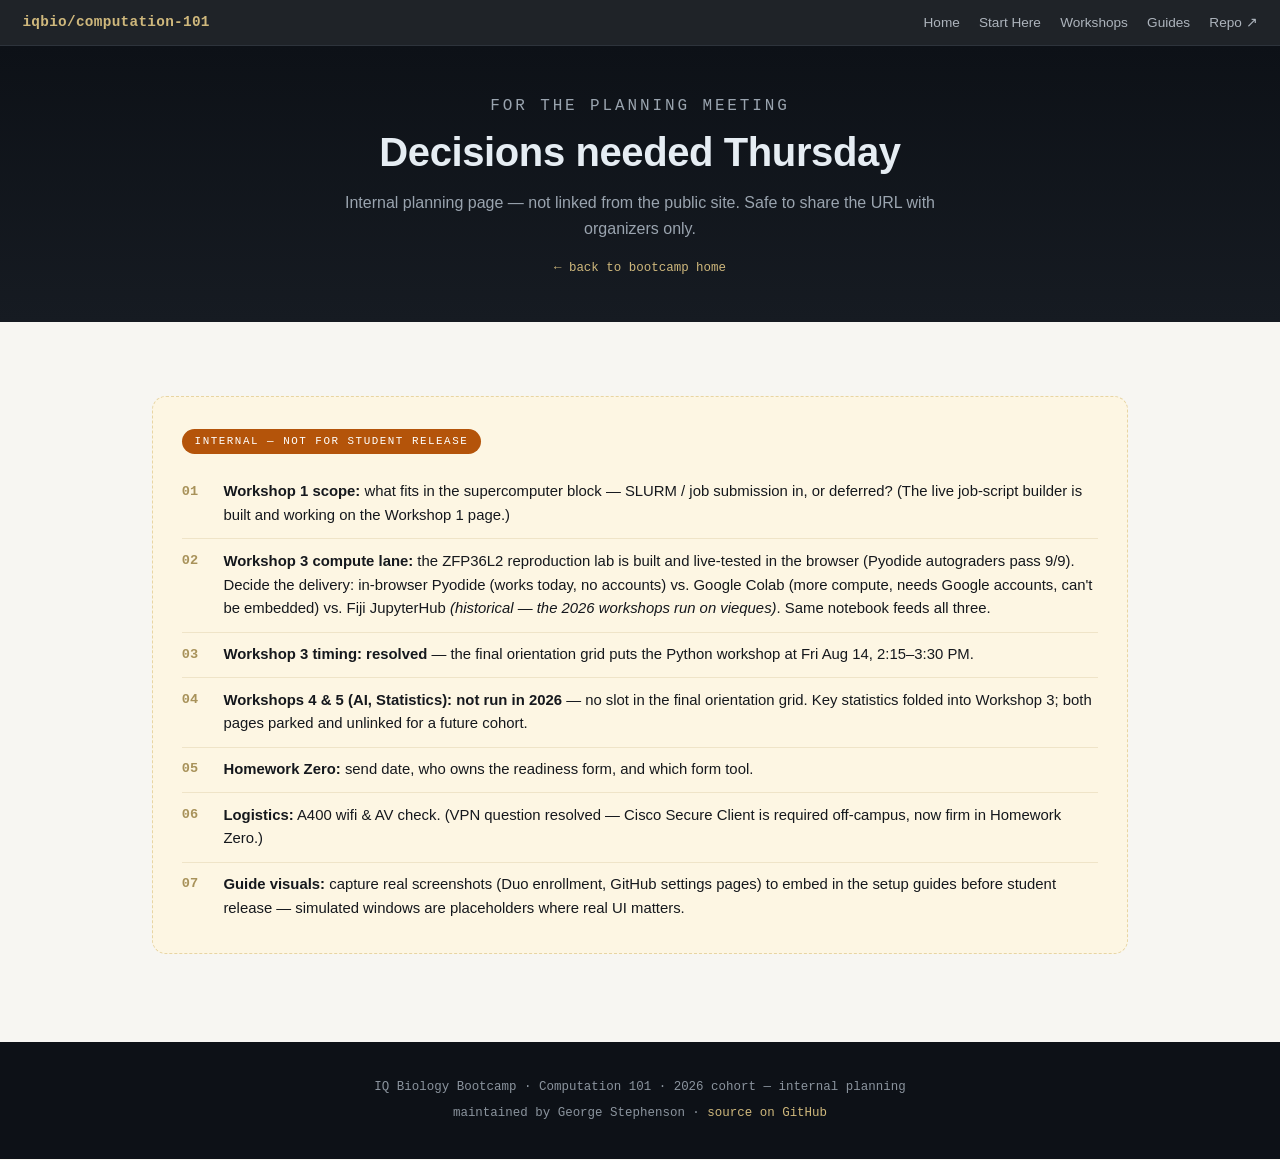
<file: planning.html>
<!DOCTYPE html>
<html lang="en">
<head>
<meta charset="UTF-8">
<meta name="viewport" content="width=device-width, initial-scale=1.0">
<meta name="robots" content="noindex, nofollow">
<title>Planning (internal) · Computation 101</title>
<link rel="stylesheet" href="assets/site.css">
</head>
<body>

<nav>
  <a class="brand" href="index.html">iqbio/computation-101</a>
  <div class="links">
    <a href="index.html">Home</a>
    <a href="start-here.html">Start Here</a>
    <a href="index.html#workshops">Workshops</a>
    <a href="guides.html">Guides</a>
    <a href="https://github.com/gsstephenson/iqbio-computation-101-2026" target="_blank" rel="noopener noreferrer">Repo ↗</a>
  </div>
</nav>

<div class="subhead">
  <p class="kicker">For the planning meeting</p>
  <h1>Decisions needed Thursday</h1>
  <p>Internal planning page — not linked from the public site. Safe to share the URL with organizers only.</p>
  <a class="backhome" href="index.html">← back to bootcamp home</a>
</div>

<section id="thursday">
  <div class="internal reveal">
    <span class="internal-tag">internal — not for student release</span>
    <ol class="decisions">
      <li><b>Workshop 1 scope:</b> what fits in the supercomputer block — SLURM / job submission in, or deferred? (The live job-script builder is built and working on the Workshop 1 page.)</li>
      <li><b>Workshop 3 compute lane:</b> the ZFP36L2 reproduction lab is built and live-tested in the browser (Pyodide autograders pass 9/9). Decide the delivery: in-browser Pyodide (works today, no accounts) vs. Google Colab (more compute, needs Google accounts, can't be embedded) vs. Fiji JupyterHub <i>(historical — the 2026 workshops run on vieques)</i>. Same notebook feeds all three.</li>
      <li><b>Workshop 3 timing:</b> <b>resolved</b> — the final orientation grid puts the Python workshop at Fri Aug 14, 2:15–3:30 PM.</li>
      <li><b>Workshops 4 &amp; 5 (AI, Statistics):</b> <b>not run in 2026</b> — no slot in the final orientation grid. Key statistics folded into Workshop 3; both pages parked and unlinked for a future cohort.</li>
      <li><b>Homework Zero:</b> send date, who owns the readiness form, and which form tool.</li>
      <li><b>Logistics:</b> A400 wifi &amp; AV check. (VPN question resolved — Cisco Secure Client is required off-campus, now firm in Homework Zero.)</li>
      <li><b>Guide visuals:</b> capture real screenshots (Duo enrollment, GitHub settings pages) to embed in the setup guides before student release — simulated windows are placeholders where real UI matters.</li>
    </ol>
  </div>
</section>

<footer>
  <p>IQ Biology Bootcamp · Computation 101 · 2026 cohort — internal planning</p>
  <p style="margin-top:.4rem">maintained by George Stephenson ·
     <a href="https://github.com/gsstephenson/iqbio-computation-101-2026" target="_blank" rel="noopener noreferrer">source on GitHub</a></p>
</footer>

  <script src="assets/site.js"></script>
</body>
</html>
</file>
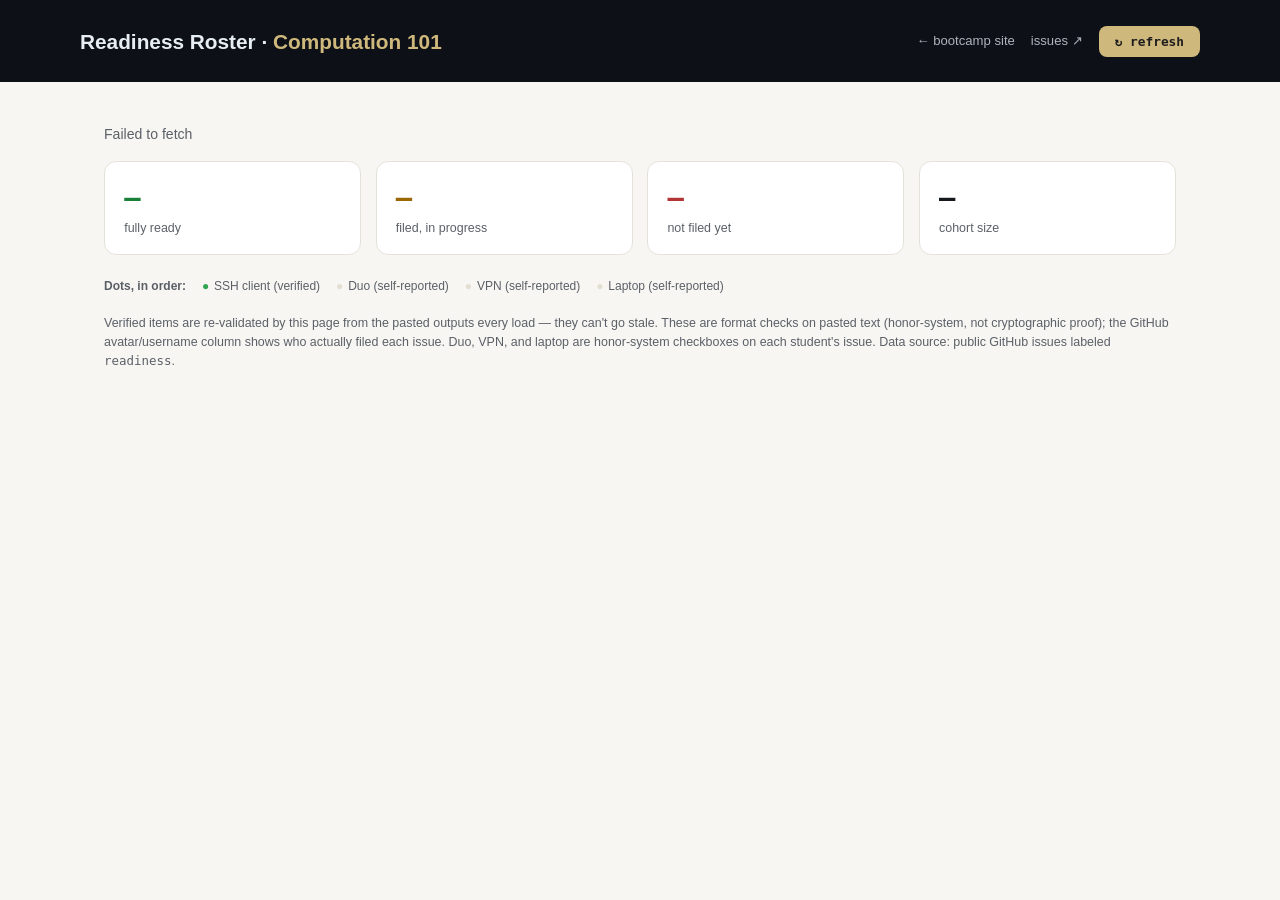
<file: roster.html>
<!DOCTYPE html>
<html lang="en">
<head>
<meta charset="UTF-8">
<meta name="viewport" content="width=device-width, initial-scale=1.0">
<title>Readiness Roster · Computation 101</title>
<meta name="robots" content="noindex">
<style>
  :root{
    --gold:#CFB87C; --gold-dark:#a8925a; --ink:#15181d; --bg:#f7f6f2; --card:#fff;
    --gray:#5b6068; --line:#e5e2d9; --term-bg:#0d1117; --ok:#1a7f37; --okbg:#e5f3e8;
    --bad:#b23434; --badbg:#fdeeee; --warn:#9a6700; --warnbg:#fff3d1;
    --mono:ui-monospace,'SF Mono',Menlo,Consolas,monospace;
    --sans:-apple-system,BlinkMacSystemFont,'Segoe UI',Roboto,Helvetica,Arial,sans-serif;
  }
  *{margin:0;padding:0;box-sizing:border-box}
  body{font-family:var(--sans);background:var(--bg);color:var(--ink);line-height:1.5;padding-bottom:4rem}
  header{background:var(--term-bg);color:#e6edf3;padding:1.6rem 1.5rem}
  header .inner{max-width:70rem;margin:0 auto;display:flex;align-items:center;gap:1rem;flex-wrap:wrap}
  header h1{font-size:1.3rem;flex:1}
  header h1 span{color:var(--gold)}
  header a{color:#adb4bc;font-size:.82rem;text-decoration:none}
  header a:hover{color:var(--gold)}
  .btn{font-family:var(--mono);font-size:.8rem;background:var(--gold);color:#1d1d1d;border:none;
       border-radius:8px;padding:.5rem 1rem;cursor:pointer;font-weight:700}
  main{max-width:70rem;margin:0 auto;padding:1.6rem 1.5rem}
  .tiles{display:grid;grid-template-columns:repeat(auto-fit,minmax(150px,1fr));gap:.9rem;margin-bottom:1.4rem}
  .tile{background:var(--card);border:1px solid var(--line);border-radius:12px;padding:1rem 1.2rem}
  .tile .num{font-family:var(--mono);font-size:1.7rem;font-weight:700}
  .tile .lbl{font-size:.78rem;color:var(--gray)}
  .tile.g .num{color:var(--ok)} .tile.y .num{color:var(--warn)} .tile.r .num{color:var(--bad)}
  .who{background:var(--card);border:1px solid var(--line);border-radius:12px;padding:1rem 1.2rem;margin-bottom:1.4rem;font-size:.92rem}
  .who b.g{color:var(--ok)} .who b.r{color:var(--bad)}
  .who div{margin:.25rem 0}
  table{width:100%;border-collapse:collapse;background:var(--card);border:1px solid var(--line);border-radius:12px;overflow:hidden;font-size:.88rem}
  thead th{font-family:var(--mono);font-size:.68rem;letter-spacing:.1em;text-transform:uppercase;color:var(--gray);
           text-align:left;padding:.7rem .9rem;border-bottom:2px solid var(--line);background:#faf8f2}
  tbody td{padding:.65rem .9rem;border-bottom:1px solid var(--line);vertical-align:middle}
  tbody tr:last-child td{border-bottom:none}
  .badge{font-family:var(--mono);font-size:.68rem;border-radius:999px;padding:.2rem .65rem;font-weight:700;white-space:nowrap}
  .badge.ready{background:var(--okbg);color:var(--ok)}
  .badge.progress{background:var(--warnbg);color:var(--warn)}
  .badge.missing{background:var(--badbg);color:var(--bad)}
  .dots{display:flex;gap:.35rem}
  .dot{width:14px;height:14px;border-radius:50%;display:inline-block;background:#e3ded2;cursor:default}
  .dot.ok{background:#2ea44f} .dot.bad{background:#d15353}
  .gh{display:flex;align-items:center;gap:.5rem;text-decoration:none;color:var(--ink)}
  .gh img{width:22px;height:22px;border-radius:50%}
  .gh span{font-family:var(--mono);font-size:.8rem}
  .muted{color:var(--gray);font-size:.8rem}
  .note{font-size:.78rem;color:var(--gray);margin-top:1rem}
  #msg{margin:1rem 0;font-size:.88rem;color:var(--gray)}
  .err{color:var(--bad)}
  .legend{display:flex;gap:1rem;flex-wrap:wrap;font-size:.75rem;color:var(--gray);margin:.8rem 0 1.2rem}
  .legend span::before{content:'●';margin-right:.3rem}
  .legend .lg-ok::before{color:#2ea44f} .legend .lg-bad::before{color:#d15353} .legend .lg-na::before{color:#e3ded2}
</style>
</head>
<body>

<header>
  <div class="inner">
    <h1>Readiness Roster · <span>Computation 101</span></h1>
    <a href="index.html">← bootcamp site</a>
    <a href="https://github.com/gsstephenson/iqbio-computation-101-2026/issues?q=label%3Areadiness" target="_blank" rel="noopener noreferrer">issues ↗</a>
    <button class="btn" id="refresh">↻ refresh</button>
  </div>
</header>

<main>
  <div id="msg">Loading…</div>
  <div class="tiles" id="tiles" hidden>
    <div class="tile g"><div class="num" id="tReady">–</div><div class="lbl">fully ready</div></div>
    <div class="tile y"><div class="num" id="tProg">–</div><div class="lbl">filed, in progress</div></div>
    <div class="tile r"><div class="num" id="tMiss">–</div><div class="lbl">not filed yet</div></div>
    <div class="tile"><div class="num" id="tTotal">–</div><div class="lbl">cohort size</div></div>
  </div>
  <div class="who" id="who" hidden></div>
  <div class="legend" id="legend" hidden>
    <b>Dots, in order:</b>
    <span class="lg-ok">SSH client (verified)</span>
    <span class="lg-na">Duo (self-reported)</span>
    <span class="lg-na">VPN (self-reported)</span>
    <span class="lg-na">Laptop (self-reported)</span>
  </div>
  <table id="tbl" hidden>
    <thead><tr>
      <th>Student</th><th>Status</th><th>Items</th><th>GitHub</th><th>OS</th><th>Last update</th><th></th>
    </tr></thead>
    <tbody id="rows"></tbody>
  </table>
  <div class="note" id="extras"></div>
  <p class="note">Verified items are re-validated by this page from the pasted outputs every load —
     they can't go stale. These are format checks on pasted text (honor-system, not cryptographic proof);
     the GitHub avatar/username column shows who actually filed each issue. Duo, VPN, and laptop are
     honor-system checkboxes on each student's issue. Data source: public GitHub issues labeled <code>readiness</code>.</p>
</main>

<script>
(function(){
  var REPO = 'gsstephenson/iqbio-computation-101-2026';
  /* keep these two regexes byte-identical with index.html */
  var SSH_RE  = /OpenSSH[_ ](?:for[_ ]Windows[_ ])?\d+\.\d+/i;

  var $ = function(id){ return document.getElementById(id); };

  function norm(s){
    return (s || '').toLowerCase().replace(/[.·]/g, '').replace(/\s+/g, ' ').trim();
  }
  function esc(s){
    return String(s).replace(/[&<>"']/g, function(c){
      return {'&':'&amp;','<':'&lt;','>':'&gt;','"':'&quot;',"'":'&#39;'}[c];
    });
  }
  /* section parsing: fenced sections (pasted outputs) are read from inside their ``` fence so a
     stray "### " line in a pasted banner can't truncate them; plain sections end only at the
     known form headers, not at arbitrary ### lines. */
  var HDRS = '(?:Name|Operating system|Terminal check|Self-reported items)';
  function plainSection(body, header){
    var re = new RegExp('###\\s*' + header + '[^\\n]*\\n+([\\s\\S]*?)(?=\\n###\\s*' + HDRS + '|$)', 'i');
    var m = body.match(re);
    if (!m) return '';
    return m[1].replace(/_No response_/g, '').trim();
  }
  function fencedSection(body, header){
    var re = new RegExp('###\\s*' + header + '[^\\n]*\\n+```[a-z]*\\r?\\n([\\s\\S]*?)```', 'i');
    var m = body.match(re);
    if (m) return m[1].replace(/_No response_/g, '').trim();
    return plainSection(body, header).replace(/```[a-z]*\n?/gi, '').trim();
  }
  function parseIssue(iss){
    var b = (iss.body || '').replace(/\r/g, ''); /* GitHub bodies arrive CRLF — normalize so fence parsing engages */
    var name = plainSection(b, 'Name') || (iss.title || '').replace(/^Readiness:\s*/i, '').trim();
    return {
      name: name,
      os: plainSection(b, 'Operating system'),
      sshOK:  SSH_RE.test(fencedSection(b, 'Terminal check')),
      duo:    /- \[[xX]\] Duo/.test(b),
      vpn:    /- \[[xX]\] CU VPN/.test(b),
      laptop: /- \[[xX]\] I will bring/.test(b),
      user: iss.user ? iss.user.login : '?',
      avatar: iss.user ? iss.user.avatar_url : '',
      url: iss.html_url,
      updated: iss.updated_at,
      state: iss.state
    };
  }

  function dot(ok, label){
    return '<span class="dot ' + (ok ? 'ok' : 'bad') + '" title="' + label + ': ' + (ok ? 'yes' : 'no') + '"></span>';
  }

  function render(cohort, issues){
    var filings = {};
    var extras = [];
    issues.forEach(function(iss){
      if (iss.pull_request) return;
      var p = parseIssue(iss);
      var key = norm(p.name);
      var matched = cohort.some(function(c){ return norm(c) === key; });
      if (!matched) { extras.push(p); return; }
      if (!filings[key] || p.updated > filings[key].updated) filings[key] = p;
    });

    var ready = [], prog = [], miss = [];
    var entries = cohort.map(function(cname){
      var p = filings[norm(cname)];
      if (!p) {
        miss.push(cname);
        return { rank: 0, html: '<tr><td><b>' + esc(cname) + '</b></td><td><span class="badge missing">not filed</span></td>' +
               '<td class="muted">—</td><td class="muted">—</td><td class="muted">—</td><td class="muted">—</td><td></td></tr>' };
      }
      var isReady = p.sshOK && p.duo && p.laptop;   /* VPN is optional in 2026 — campus WiFi reaches the workshop server */
      (isReady ? ready : prog).push(cname);
      var dots = dot(p.sshOK,'SSH client') + dot(p.duo,'Duo') + dot(p.vpn,'VPN (optional)') + dot(p.laptop,'Laptop');
      var safeUrl = /^https:\/\//.test(p.url || '') ? p.url : '#';
      var av = p.avatar ? p.avatar + (p.avatar.indexOf('?') > -1 ? '&' : '?') + 's=44' : '';
      return { rank: isReady ? 2 : 1, html: '<tr><td><b>' + esc(cname) + '</b>' + (p.state === 'closed' ? ' <span class="muted">(issue closed)</span>' : '') + '</td>' +
             '<td><span class="badge ' + (isReady ? 'ready">READY' : 'progress">in progress') + '</span></td>' +
             '<td><div class="dots">' + dots + '</div></td>' +
             '<td><a class="gh" href="https://github.com/' + esc(p.user) + '" target="_blank" rel="noopener noreferrer">' +
               (av ? '<img src="' + esc(av) + '" alt="">' : '') + '<span>' + esc(p.user) + '</span></a></td>' +
             '<td class="muted">' + esc(p.os || '—') + '</td>' +
             '<td class="muted">' + new Date(p.updated).toLocaleDateString(undefined, {month:'short', day:'numeric'}) + '</td>' +
             '<td><a href="' + esc(safeUrl) + '" target="_blank" rel="noopener noreferrer" class="muted">issue ↗</a></td></tr>' };
    });

    /* chase list on top: not-filed first, then in-progress, then ready (stable sort keeps roster order within groups) */
    entries.sort(function(a, b){ return a.rank - b.rank; });
    $('rows').innerHTML = entries.map(function(e){ return e.html; }).join('');
    $('tReady').textContent = ready.length;
    $('tProg').textContent = prog.length;
    $('tMiss').textContent = miss.length;
    $('tTotal').textContent = cohort.length;

    var whoHtml = '';
    whoHtml += '<div>✅ <b class="g">Done (' + ready.length + '):</b> ' + (ready.length ? esc(ready.join(', ')) : '<span class="muted">nobody yet</span>') + '</div>';
    whoHtml += '<div>🟡 <b>In progress (' + prog.length + '):</b> ' + (prog.length ? esc(prog.join(', ')) : '<span class="muted">—</span>') + '</div>';
    whoHtml += '<div>🔴 <b class="r">Chase (' + miss.length + '):</b> ' + (miss.length ? esc(miss.join(', ')) : '<span class="muted">everyone has filed 🎉</span>') + '</div>';
    $('who').innerHTML = whoHtml;

    $('extras').innerHTML = extras.length
      ? '⚠️ Filings that don\'t match the roster (typo in name?): ' + extras.map(function(p){
          var eu = /^https:\/\//.test(p.url || '') ? p.url : '#';
          return '<a href="' + esc(eu) + '" target="_blank" rel="noopener noreferrer">' + esc(p.name || p.user) + '</a>';
        }).join(', ')
      : '';

    $('msg').textContent = '';
    ['tiles','who','legend','tbl'].forEach(function(id){ $(id).hidden = false; });
  }

  function fetchIssues(force){
    if (!force) {
      try {
        var raw = sessionStorage.getItem(CACHE_KEY);
        if (raw) {
          var entry = JSON.parse(raw);
          if (Date.now() - entry.ts < CACHE_TTL_MS) {
            return Promise.resolve(entry.data);
          }
        }
      } catch(e){}
    }
    return fetch('https://api.github.com/repos/' + REPO + '/issues?labels=readiness&state=all&per_page=100')
      .then(function(r){
        if (r.status === 403) throw new Error('GitHub API rate limit hit (60/hr per viewer) — try again in a bit.');
        if (!r.ok) throw new Error('GitHub API error ' + r.status);
        return r.json();
      })
      .then(function(issues){
        try {
          sessionStorage.setItem(CACHE_KEY, JSON.stringify({ ts: Date.now(), data: issues }));
        } catch(e){}
        return issues;
      });
  }

  function load(force){
    $('msg').textContent = 'Loading…';
    $('msg').className = '';
    Promise.all([
      fetch('roster.json').then(function(r){
        if (!r.ok) throw new Error('roster.json not found (' + r.status + ') — is the page being served from the repo root?');
        return r.json();
      }),
      fetchIssues(force === true)
    ]).then(function(res){ render(res[0].cohort, res[1]); })
      .catch(function(e){ $('msg').textContent = e.message; $('msg').className = 'err'; });
  }

  $('refresh').addEventListener('click', function(){ load(true); });
  load(false);
})();
</script>

  <script src="assets/site.js"></script>
</body>
</html>
</file>
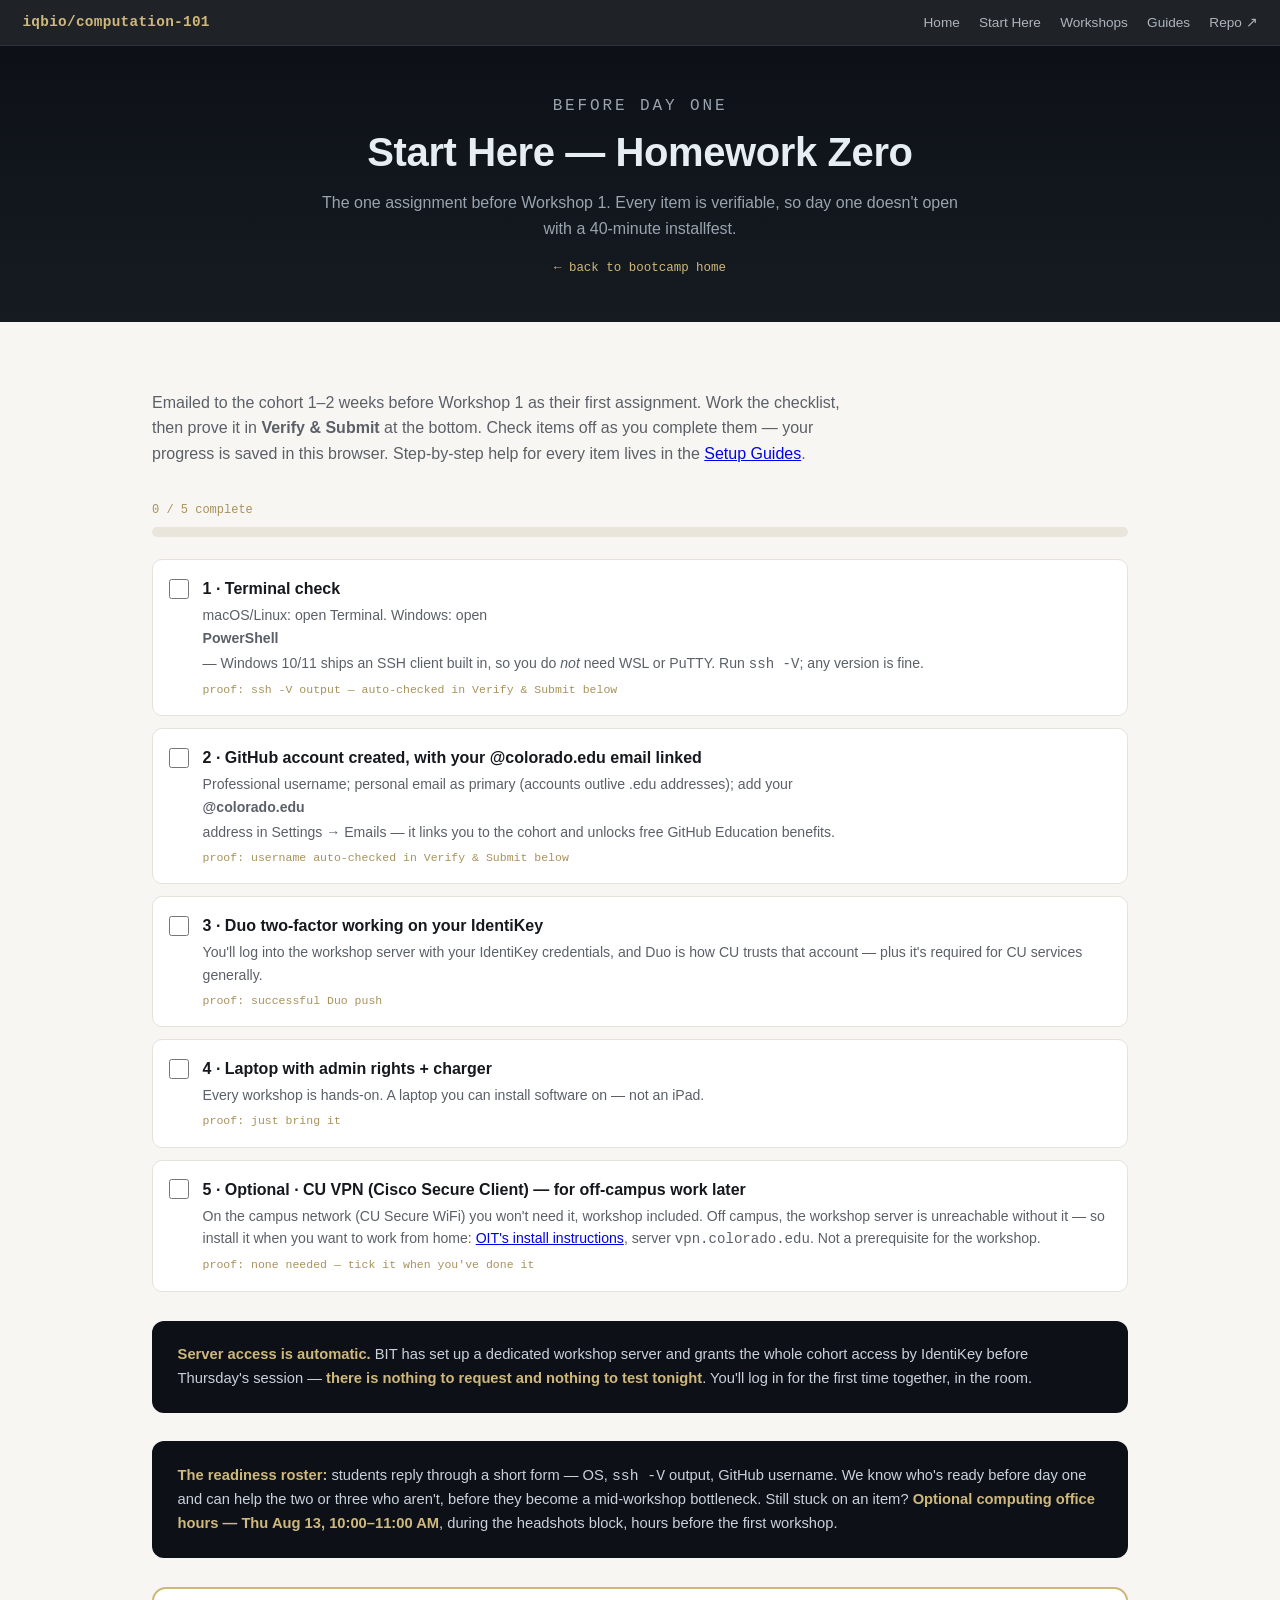
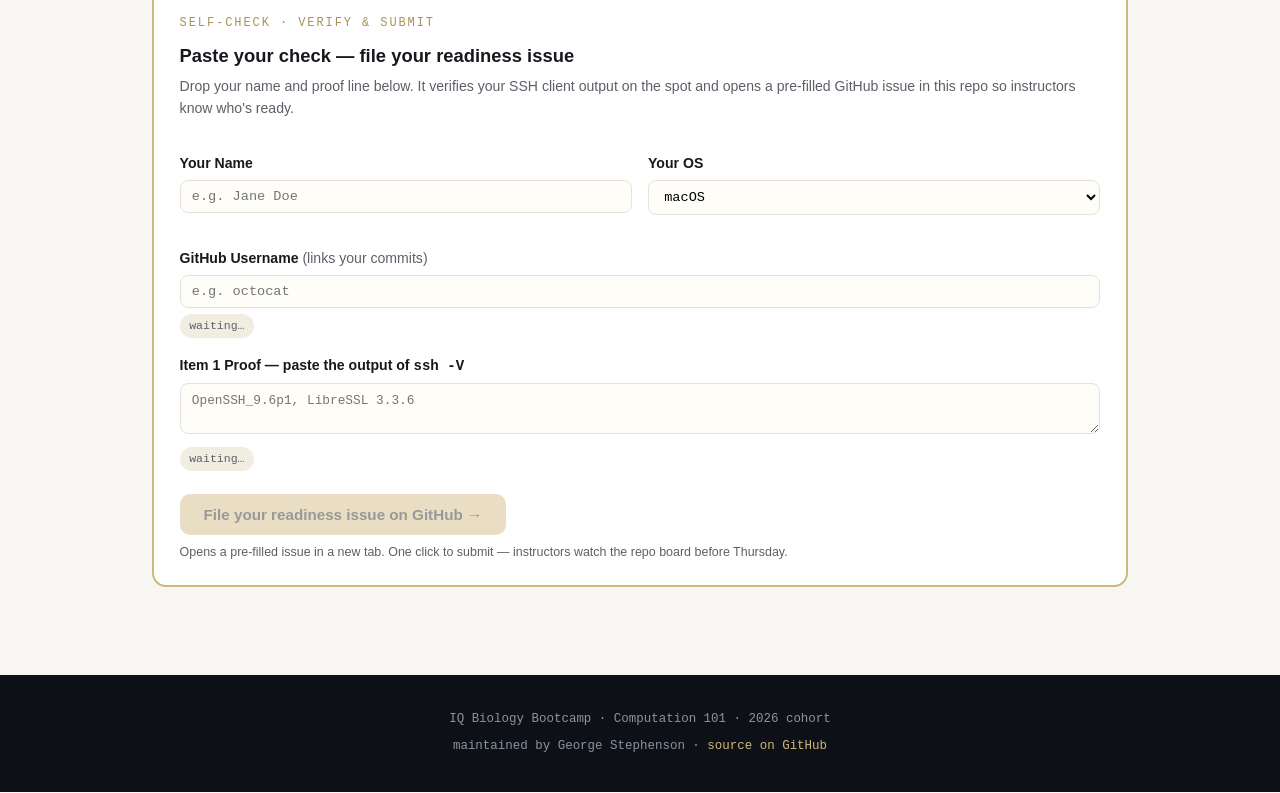
<file: start-here.html>
<!DOCTYPE html>
<html lang="en">
<head>
<meta charset="UTF-8">
<meta name="viewport" content="width=device-width, initial-scale=1.0">
<title>Start Here · Homework Zero · Computation 101</title>
<meta name="description" content="Homework Zero for the 2026 IQ Biology Computation 101 bootcamp — the verifiable checklist to arrive ready for day one, plus the one-button readiness submission.">
<link rel="stylesheet" href="assets/site.css">
</head>
<body>

<nav>
  <a class="brand" href="index.html">iqbio/computation-101</a>
  <div class="links">
    <a href="index.html">Home</a>
    <a href="start-here.html">Start Here</a>
    <a href="index.html#workshops">Workshops</a>
    <a href="guides.html">Guides</a>
    <a href="https://github.com/gsstephenson/iqbio-computation-101-2026" target="_blank" rel="noopener noreferrer">Repo ↗</a>
  </div>
</nav>

<div class="subhead">
  <p class="kicker">Before day one</p>
  <h1>Start Here — Homework Zero</h1>
  <p>The one assignment before Workshop 1. Every item is verifiable, so day one doesn't open with a 40-minute installfest.</p>
  <a class="backhome" href="index.html">← back to bootcamp home</a>
</div>

<section id="homework">
  <p class="sec-sub">Emailed to the cohort 1–2 weeks before Workshop 1 as their first assignment.
     Work the checklist, then prove it in <b>Verify &amp; Submit</b> at the bottom.
     Check items off as you complete them — your progress is saved in this browser.
     Step-by-step help for every item lives in the <a href="guides.html">Setup Guides</a>.</p>
  <p class="progress-label" id="hwLabel">0 / 5 complete</p>
  <div class="progress-wrap"><div class="progress-bar" id="hwBar"></div></div>
  <ul class="hw-list">
    <li class="reveal">
      <input type="checkbox" class="hw-check" data-hw="1" aria-label="Mark terminal check as done">
      <b>1 · Terminal check</b>
      <p>macOS/Linux: open Terminal. Windows: open <b>PowerShell</b> — Windows 10/11 ships an SSH client
         built in, so you do <i>not</i> need WSL or PuTTY. Run <code>ssh -V</code>; any version is fine.</p>
      <span class="proof">proof: ssh -V output — auto-checked in Verify &amp; Submit below</span>
    </li>
    <li class="reveal">
      <input type="checkbox" class="hw-check" data-hw="2" aria-label="Mark GitHub account as done">
      <b>2 · GitHub account created, with your @colorado.edu email linked</b>
      <p>Professional username; personal email as primary (accounts outlive .edu addresses); add your
         <b>@colorado.edu</b> address in Settings → Emails — it links you to the cohort and unlocks free
         GitHub Education benefits.</p>
      <span class="proof">proof: username auto-checked in Verify &amp; Submit below</span>
    </li>
    <li class="reveal">
      <input type="checkbox" class="hw-check" data-hw="3" aria-label="Mark Duo as done">
      <b>3 · Duo two-factor working on your IdentiKey</b>
      <p>You'll log into the workshop server with your IdentiKey credentials, and Duo is how CU trusts
         that account — plus it's required for CU services generally.</p>
      <span class="proof">proof: successful Duo push</span>
    </li>
    <li class="reveal">
      <input type="checkbox" class="hw-check" data-hw="4" aria-label="Mark laptop as done">
      <b>4 · Laptop with admin rights + charger</b>
      <p>Every workshop is hands-on. A laptop you can install software on — not an iPad.</p>
      <span class="proof">proof: just bring it</span>
    </li>
    <li class="reveal">
      <input type="checkbox" class="hw-check" data-hw="5" aria-label="Mark VPN as done">
      <b>5 · Optional · CU VPN (Cisco Secure Client) — for off-campus work later</b>
      <p>On the campus network (CU Secure WiFi) you won't need it, workshop included. Off campus, the
         workshop server is unreachable without it — so install it when you want to work from home:
         <a href="https://oit.colorado.edu/services/network-internet-services/vpn/help/cisco-vpn" target="_blank" rel="noopener noreferrer">OIT's install instructions</a>,
         server <code>vpn.colorado.edu</code>. Not a prerequisite for the workshop.</p>
      <span class="proof">proof: none needed — tick it when you've done it</span>
    </li>
  </ul>
  <div class="callout reveal">
    <p><b>Server access is automatic.</b> BIT has set up a dedicated workshop server and grants the whole
       cohort access by IdentiKey before Thursday's session — <b>there is nothing to request and nothing to
       test tonight</b>. You'll log in for the first time together, in the room.</p>
  </div>
  <div class="callout reveal">
    <p><b>The readiness roster:</b> students reply through a short form — OS, <code>ssh -V</code> output,
       GitHub username. We know who's ready before day one and can help the
       two or three who aren't, before they become a mid-workshop bottleneck.
       Still stuck on an item? <b>Optional computing office hours — Thu Aug 13, 10:00–11:00 AM</b>,
       during the headshots block, hours before the first workshop.</p>
  </div>

  <div class="verify">
    <div class="sec-kicker">Self-check · Verify &amp; submit</div>
    <h3>Paste your check — file your readiness issue</h3>
    <p style="font-size:.88rem;color:var(--gray);margin-bottom:1rem">
      Drop your name and proof line below. It verifies your SSH client output on the spot and opens a pre-filled GitHub issue in this repo so instructors know who's ready.
    </p>

    <div class="vgrid">
      <div class="vrow">
        <label>Your Name</label>
        <input class="vinput" id="vName" placeholder="e.g. Jane Doe" autocomplete="name">
      </div>
      <div class="vrow">
        <label>Your OS</label>
        <select class="vsel" id="vOS">
          <option value="macOS">macOS</option>
          <option value="Windows 11">Windows 11 (PowerShell)</option>
          <option value="Windows 10">Windows 10 (PowerShell)</option>
          <option value="Linux">Linux</option>
        </select>
      </div>
    </div>

    <div class="vrow">
      <label>GitHub Username <span style="font-weight:400;color:var(--gray)">(links your commits)</span></label>
      <input class="vinput" id="vGh" placeholder="e.g. octocat" spellcheck="false" autocomplete="username">
      <span class="stat idle" id="vGhStat">waiting…</span>
    </div>

    <div class="vrow">
      <label>Item 1 Proof — paste the output of <code>ssh -V</code></label>
      <textarea class="vta" id="vSsh" placeholder="OpenSSH_9.6p1, LibreSSL 3.3.6"></textarea>
      <span class="stat idle" id="vSshStat">waiting…</span>
    </div>

    <button class="vbtn" id="vSubmit" disabled>File your readiness issue on GitHub →</button>
    <p class="vhint">Opens a pre-filled issue in a new tab. One click to submit — instructors watch the repo board before Thursday.</p>
  </div>
</section>

<footer>
  <p>IQ Biology Bootcamp · Computation 101 · 2026 cohort</p>
  <p style="margin-top:.4rem">maintained by George Stephenson ·
     <a href="https://github.com/gsstephenson/iqbio-computation-101-2026" target="_blank" rel="noopener noreferrer">source on GitHub</a></p>
</footer>

<script>
(function(){
  var STORAGE_KEY = 'c101-hw';
  var checks = document.querySelectorAll('.hw-check');
  var pBar = document.getElementById('pBar');
  var pLab = document.getElementById('pLab');

  function update(){
    var state = {};
    var done = 0;
    checks.forEach(function(c){
      var k = c.dataset.k;
      state[k] = c.checked;
      if (c.checked) {
        done++;
        c.closest('li').classList.add('done');
      } else {
        c.closest('li').classList.remove('done');
      }
    });
    var pct = Math.round((done / checks.length) * 100);
    pBar.style.width = pct + '%';
    pLab.textContent = 'READY: ' + done + ' OF ' + checks.length + ' ITEMS COMPLETE' + (done === checks.length ? ' · YOU\'RE ALL SET FOR THURSDAY' : '');
    try { localStorage.setItem(STORAGE_KEY, JSON.stringify(state)); } catch(e){}
  }

  try {
    var saved = JSON.parse(localStorage.getItem(STORAGE_KEY) || '{}');
    checks.forEach(function(c){
      if (saved[c.dataset.k]) c.checked = true;
    });
  } catch(e){}

  checks.forEach(function(c){ c.addEventListener('change', update); });
  update();

  /* verify & submit */
  var REPO = 'gsstephenson/iqbio-computation-101-2026';
  var SSH_RE = /OpenSSH/i;

  function $(id){ return document.getElementById(id); }
  var vName=$('vName'), vOS=$('vOS'), vGh=$('vGh'), vSsh=$('vSsh'),
      vGhStat=$('vGhStat'), vSshStat=$('vSshStat'), vSubmit=$('vSubmit');
  if (!vSubmit) return;

  function setStat(el, cls, msg){ el.className = 'stat ' + cls; el.textContent = msg; }
  function gate(){ vSubmit.disabled = !(vName.value.trim().length >= 2); }
  vName.addEventListener('input', gate);

  /* GitHub username live check (public API, with in-memory cache & 800ms debounce) */
  var ghTimer = null, ghSeq = 0, ghCache = {};
  vGh.addEventListener('input', function(){
    var u = vGh.value.trim();
    clearTimeout(ghTimer);
    var seq = ++ghSeq;
    if (!u) { setStat(vGhStat,'idle','waiting…'); return; }
    if (u.length < 3) { setStat(vGhStat,'idle','type at least 3 characters…'); return; }
    if (ghCache[u]) {
      setStat(vGhStat, ghCache[u].cls, ghCache[u].msg);
      return;
    }
    setStat(vGhStat,'idle','checking…');
    ghTimer = setTimeout(function(){
      fetch('https://api.github.com/users/' + encodeURIComponent(u))
        .then(function(r){
          if (seq !== ghSeq || u !== vGh.value.trim()) return; /* stale response */
          if (r.status === 200) {
            ghCache[u] = { cls: 'ok', msg: '✓ account found on GitHub' };
            setStat(vGhStat,'ok','✓ account found on GitHub');
          } else if (r.status === 404) {
            ghCache[u] = { cls: 'bad', msg: '✗ no such GitHub user — check spelling' };
            setStat(vGhStat,'bad','✗ no such GitHub user — check spelling');
          } else {
            setStat(vGhStat,'idle','couldn\'t check right now (rate limit?) — fine to submit anyway');
          }
        })
        .catch(function(){ if (seq === ghSeq) setStat(vGhStat,'idle','network hiccup — fine to submit anyway'); });
    }, 800);
  });

  vSsh.addEventListener('input', function(){
    var t = vSsh.value.trim();
    if (!t) return setStat(vSshStat,'idle','waiting…');
    if (SSH_RE.test(t)) setStat(vSshStat,'ok','✓ that\'s a real OpenSSH client');
    else setStat(vSshStat,'bad','✗ doesn\'t look like ssh -V output — paste the whole line');
  });

  vSubmit.addEventListener('click', function(){
    var name = vName.value.trim();
    var params = new URLSearchParams({
      template: 'readiness.yml',
      title: 'Readiness: ' + name,
      'student-name': name,
      'os': vOS.value
    });
    if (vSsh.value.trim())  params.set('ssh-output',  vSsh.value.trim());
    window.open('https://github.com/' + REPO + '/issues/new?' + params.toString(), '_blank', 'noopener,noreferrer');
  });
})();
</script>

  <script src="assets/site.js"></script>
</body>
</html>
</file>
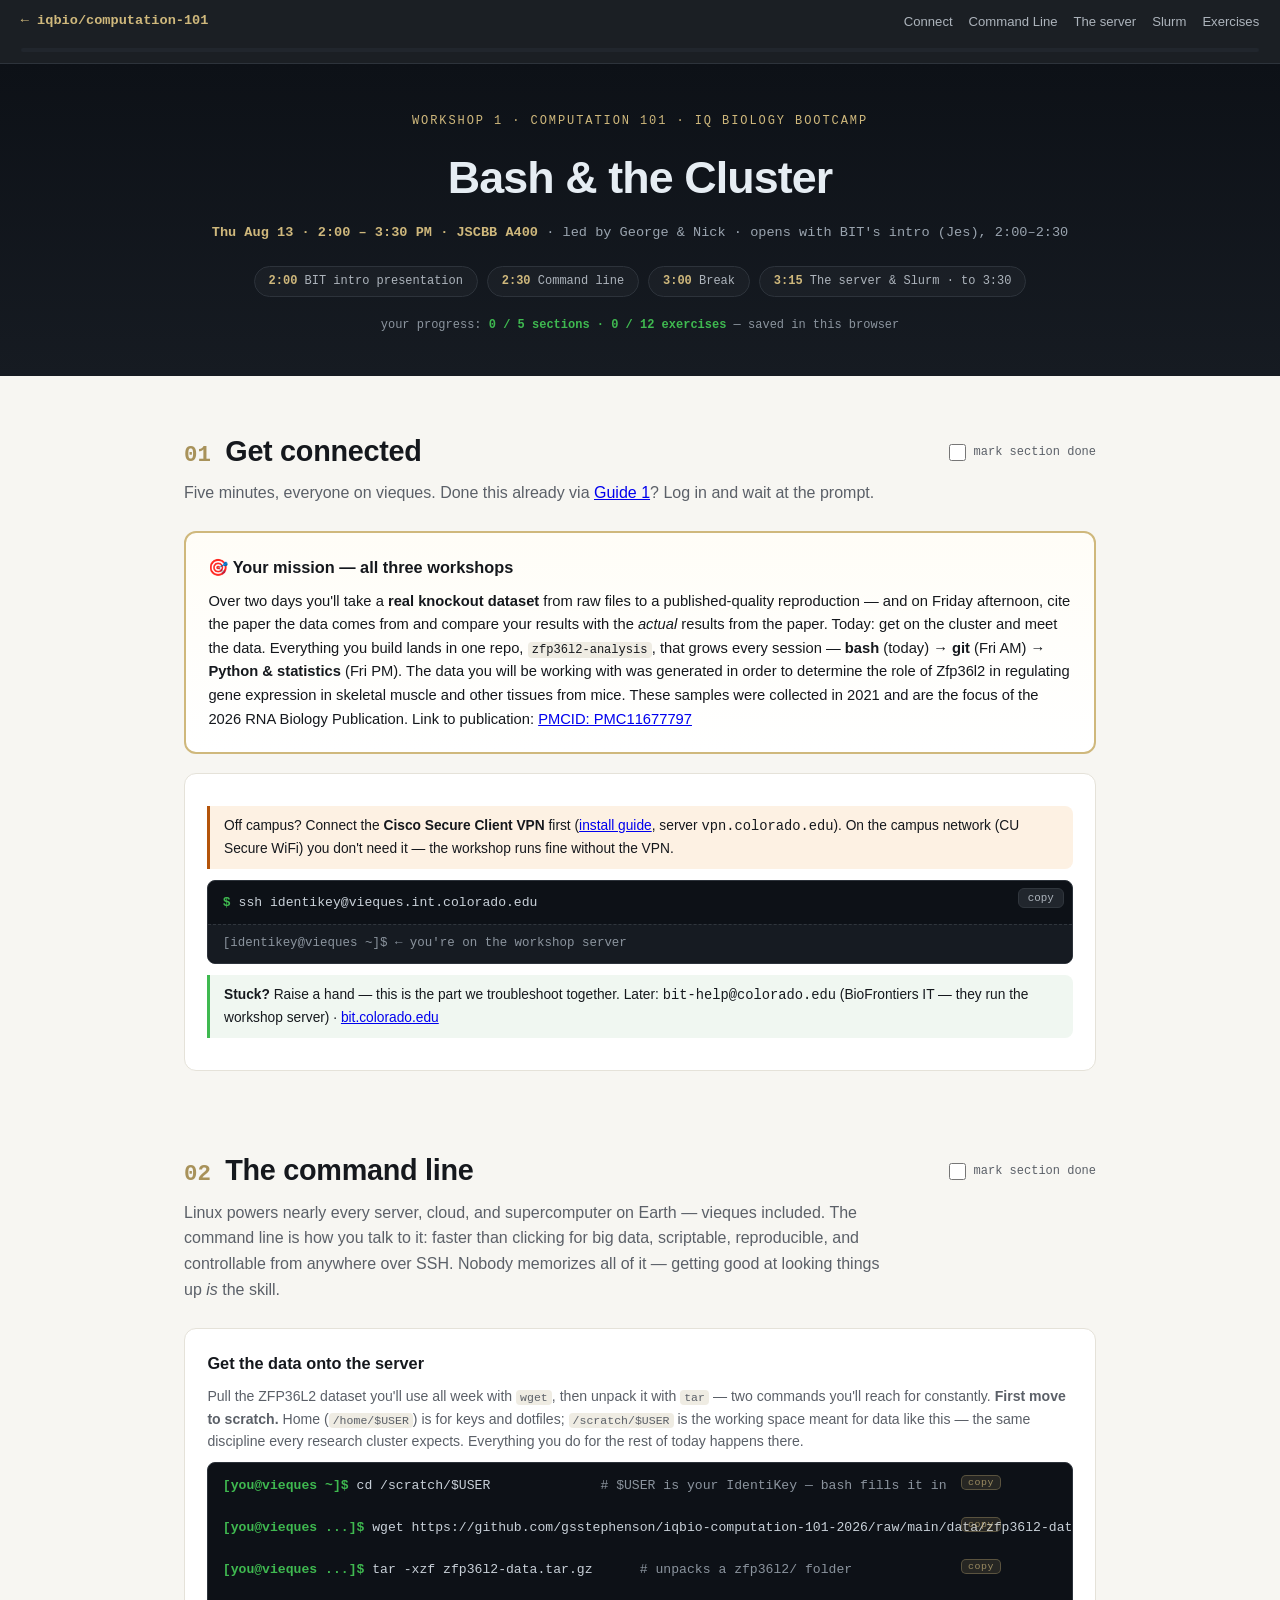
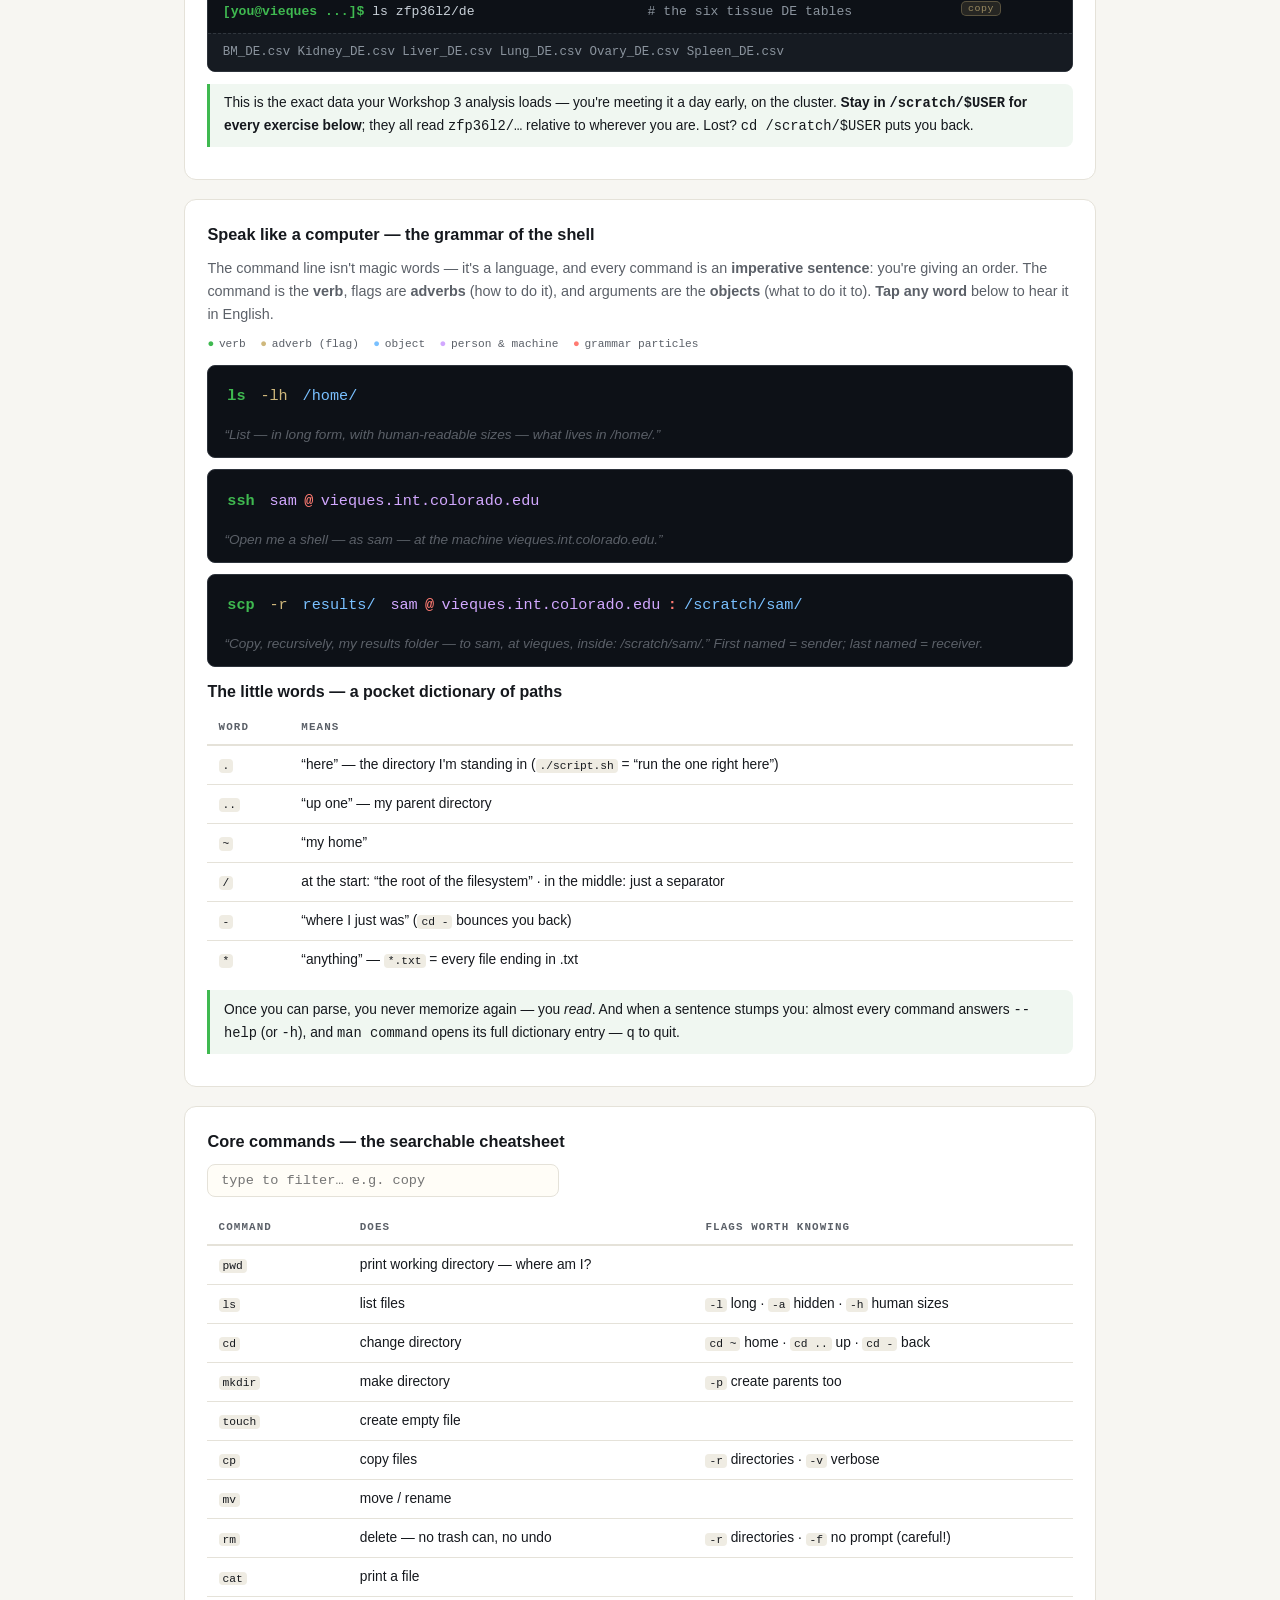
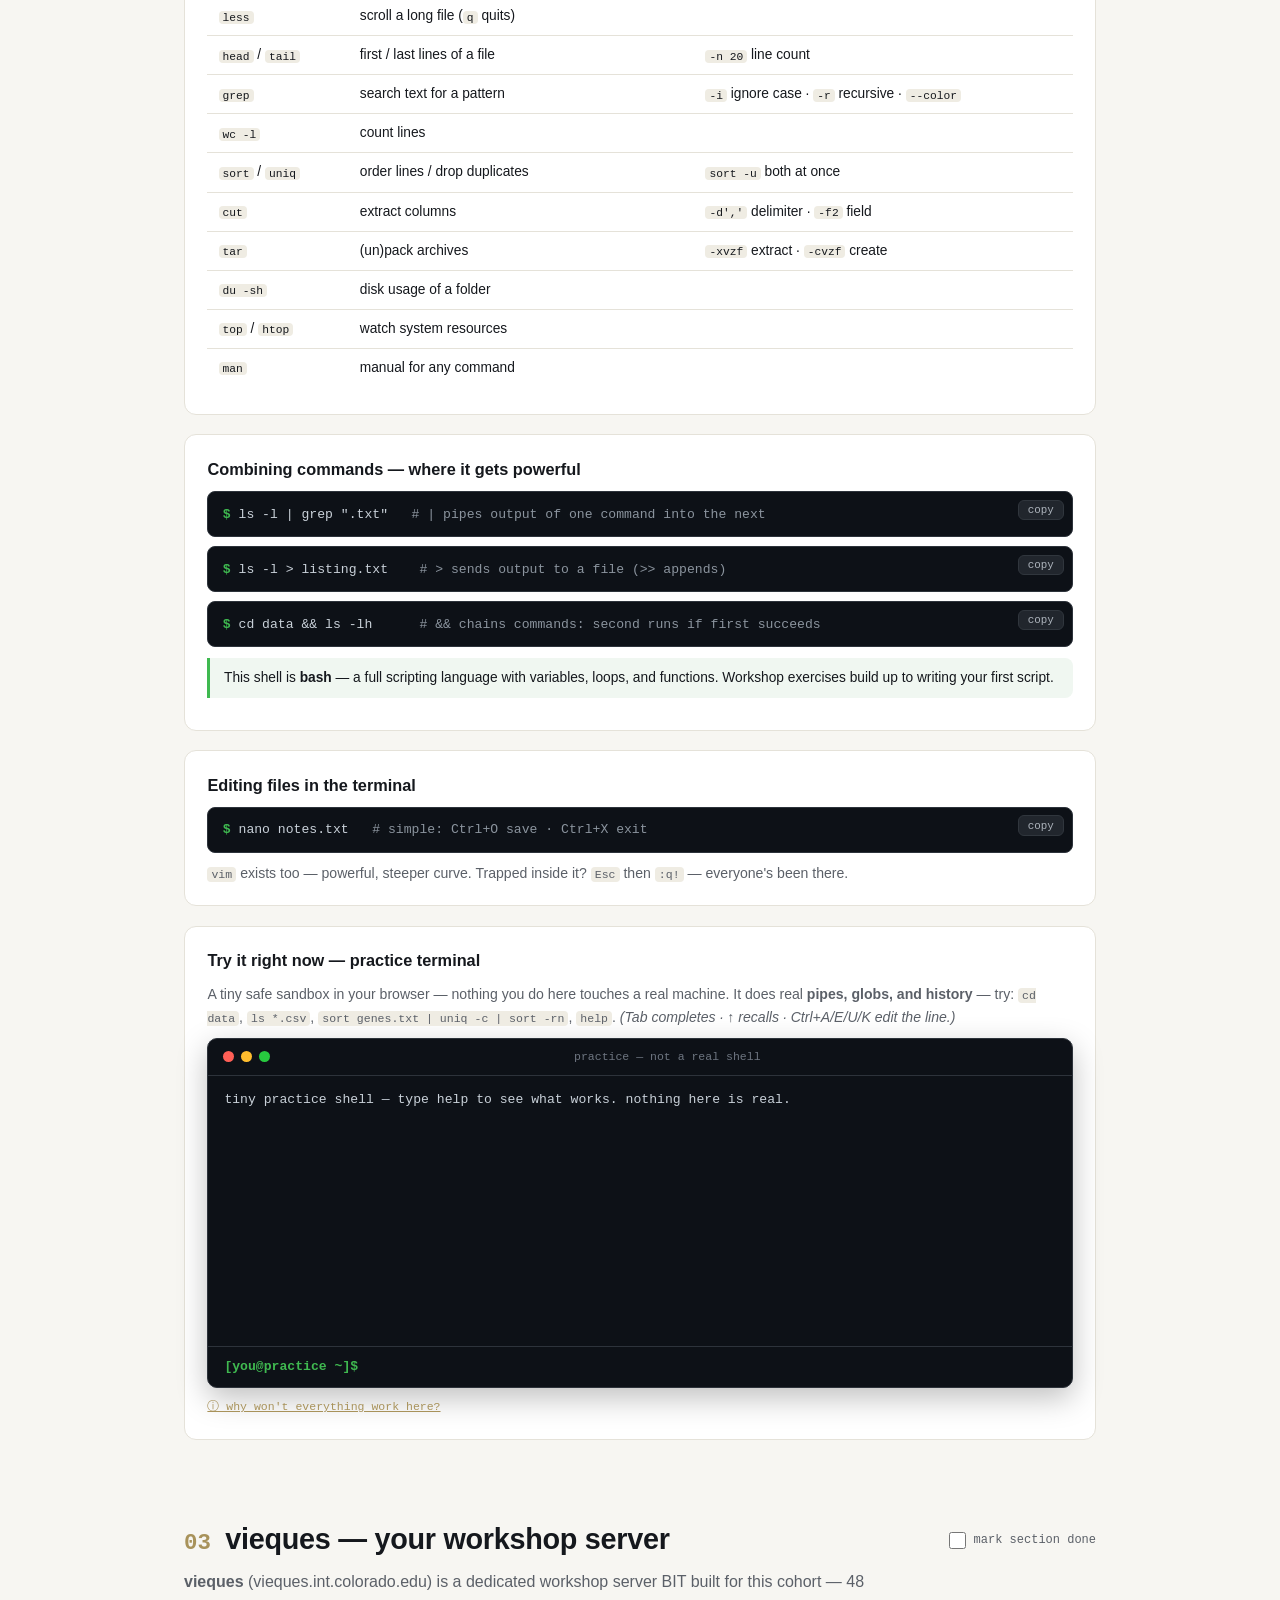
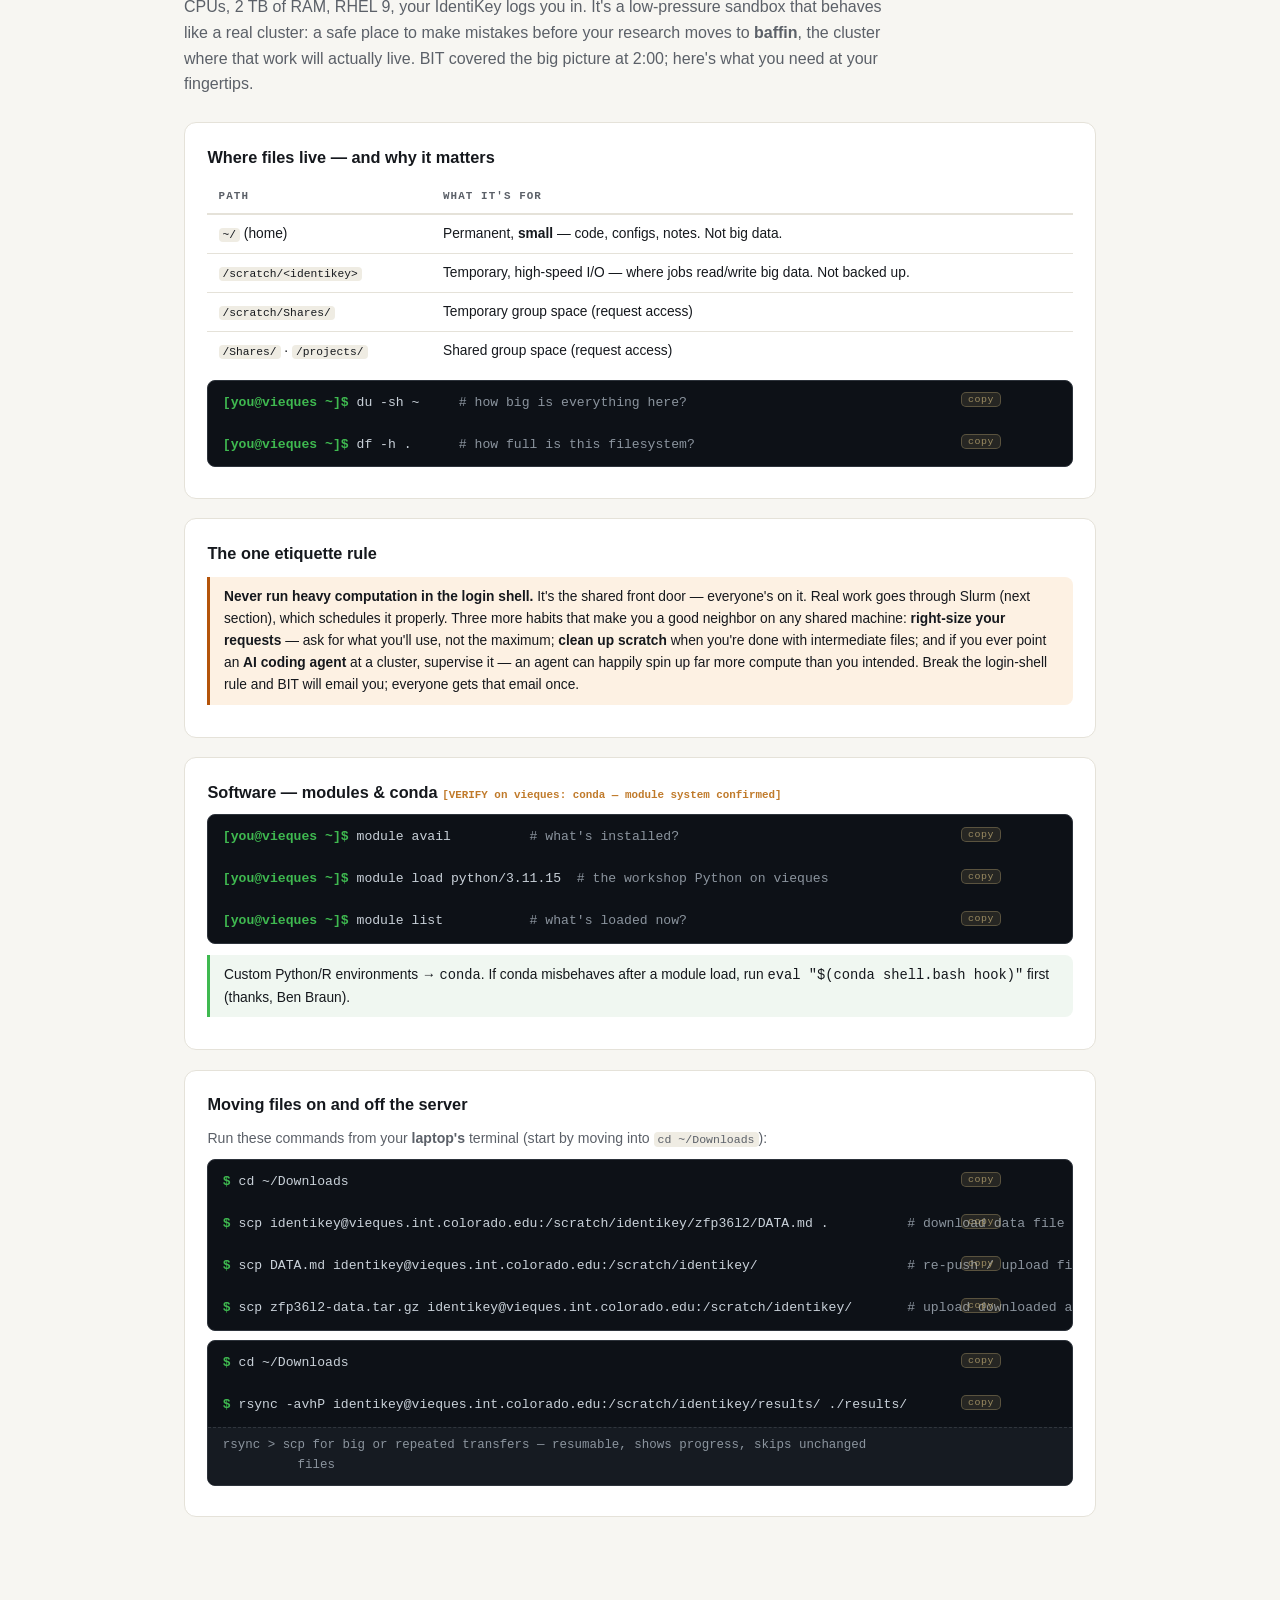
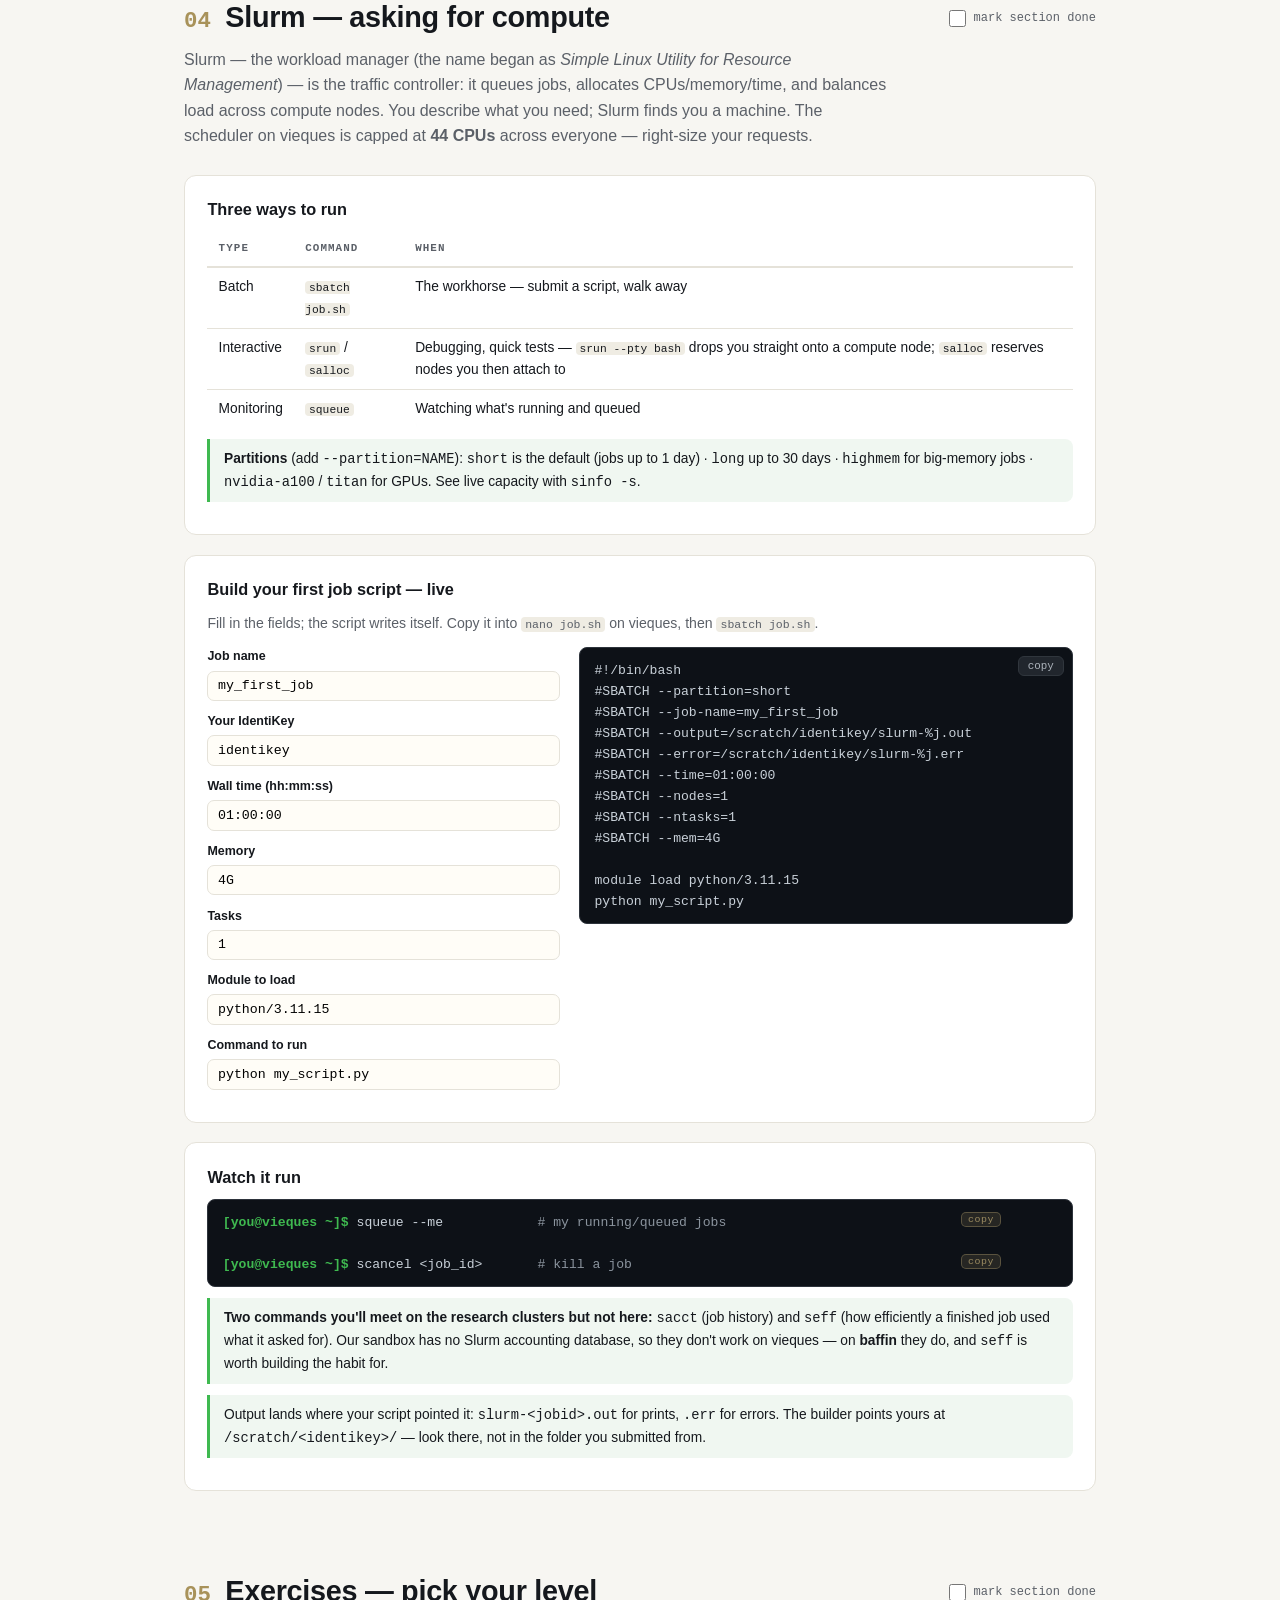
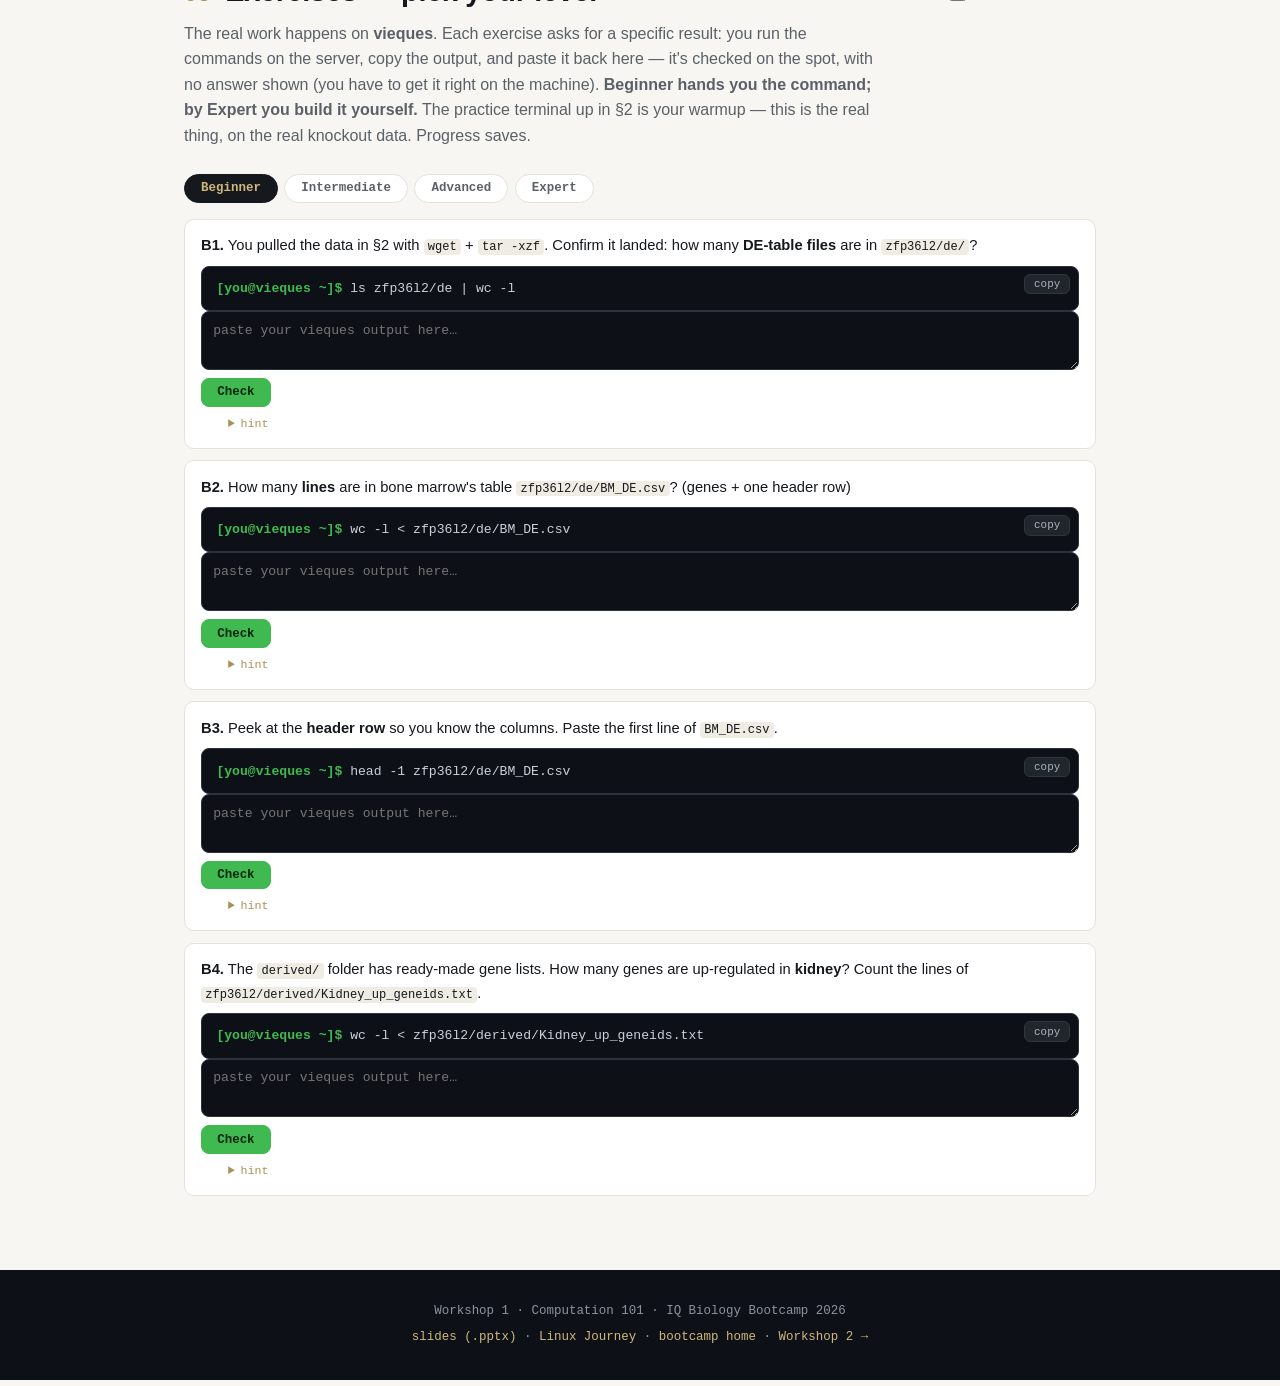
<file: workshop1.html>
<!DOCTYPE html>
<html lang="en">

<head>
  <meta charset="UTF-8">
  <meta name="viewport" content="width=device-width, initial-scale=1.0">
  <title>Workshop 1 · Bash &amp; the Cluster · Computation 101</title>
  <meta name="description"
    content="Interactive follow-along for IQ Biology Computation 101 Workshop 1: bash, SSH, the vieques workshop server, and Slurm. CU Boulder BioFrontiers.">
  <style>
    :root {
      --gold: #CFB87C;
      --gold-dark: #a8925a;
      --ink: #15181d;
      --bg: #f7f6f2;
      --card: #fff;
      --gray: #5b6068;
      --line: #e5e2d9;
      --term-bg: #0d1117;
      --term-border: #2d333b;
      --term-green: #3fb950;
      --term-text: #c9d1d9;
      --ok: #1a7f37;
      --okbg: #e5f3e8;
      --mono: ui-monospace, 'SF Mono', 'Cascadia Code', Menlo, Consolas, monospace;
      --sans: -apple-system, BlinkMacSystemFont, 'Segoe UI', Roboto, Helvetica, Arial, sans-serif;
    }

    * {
      margin: 0;
      padding: 0;
      box-sizing: border-box
    }

    html {
      scroll-behavior: smooth
    }

    body {
      font-family: var(--sans);
      background: var(--bg);
      color: var(--ink);
      line-height: 1.6
    }

    nav {
      position: sticky;
      top: 0;
      z-index: 50;
      background: rgba(13, 17, 23, .94);
      backdrop-filter: blur(8px);
      display: flex;
      align-items: center;
      gap: 1rem;
      padding: .65rem 1.3rem;
      border-bottom: 1px solid var(--term-border);
      flex-wrap: wrap
    }

    nav .brand {
      font-family: var(--mono);
      font-size: .85rem;
      color: var(--gold);
      text-decoration: none;
      font-weight: 600
    }

    nav .links {
      display: flex;
      gap: 1rem;
      flex-wrap: wrap;
      margin-left: auto
    }

    nav .links a {
      color: #adb4bc;
      text-decoration: none;
      font-size: .82rem
    }

    nav .links a:hover {
      color: var(--gold)
    }

    .navprog {
      width: 100%;
      height: 4px;
      background: #21262d;
      border-radius: 2px;
      overflow: hidden
    }

    .navprog span {
      display: block;
      height: 100%;
      width: 0;
      background: linear-gradient(90deg, var(--gold), var(--term-green));
      transition: width .4s ease
    }

    header {
      background: linear-gradient(180deg, #0d1117, #161b22);
      color: #e6edf3;
      padding: 3rem 1.5rem 2.6rem;
      text-align: center
    }

    .kicker {
      font-family: var(--mono);
      font-size: .75rem;
      letter-spacing: .16em;
      text-transform: uppercase;
      color: var(--gold);
      margin-bottom: .7rem
    }

    header h1 {
      font-size: clamp(1.8rem, 5vw, 2.8rem);
      letter-spacing: -.02em;
      margin-bottom: .5rem
    }

    header .meta {
      font-family: var(--mono);
      font-size: .85rem;
      color: #9aa4af
    }

    header .meta b {
      color: var(--gold)
    }

    .agenda {
      display: flex;
      gap: .6rem;
      justify-content: center;
      flex-wrap: wrap;
      margin-top: 1.4rem
    }

    .ag {
      font-family: var(--mono);
      font-size: .75rem;
      border: 1px solid var(--term-border);
      border-radius: 999px;
      padding: .3rem .85rem;
      color: #adb4bc;
      background: rgba(255, 255, 255, .03)
    }

    .ag b {
      color: var(--gold)
    }

    .prognote {
      font-family: var(--mono);
      font-size: .75rem;
      color: #8b949e;
      margin-top: 1.2rem
    }

    .prognote b {
      color: var(--term-green)
    }

    section {
      max-width: 60rem;
      margin: 0 auto;
      padding: 3.2rem 1.5rem .4rem
    }

    .sec-head {
      display: flex;
      align-items: baseline;
      gap: .9rem;
      margin-bottom: .4rem;
      flex-wrap: wrap
    }

    .sec-num {
      font-family: var(--mono);
      font-weight: 700;
      font-size: 1.4rem;
      color: var(--gold-dark)
    }

    section h2 {
      font-size: clamp(1.35rem, 3vw, 1.8rem);
      letter-spacing: -.01em
    }

    .done-toggle {
      margin-left: auto;
      display: flex;
      align-items: center;
      gap: .45rem;
      font-family: var(--mono);
      font-size: .75rem;
      color: var(--gray);
      cursor: pointer;
      user-select: none;
      white-space: nowrap
    }

    .done-toggle input {
      width: 17px;
      height: 17px;
      accent-color: var(--gold-dark);
      cursor: pointer
    }

    .sec-sub {
      color: var(--gray);
      max-width: 44rem;
      margin-bottom: 1.6rem
    }

    .panel {
      background: var(--card);
      border: 1px solid var(--line);
      border-radius: 12px;
      padding: 1.3rem 1.4rem;
      margin-bottom: 1.2rem
    }

    .panel h3 {
      font-size: 1.02rem;
      margin-bottom: .6rem
    }

    .snip {
      position: relative;
      background: var(--term-bg);
      border-radius: 8px;
      margin: .6rem 0;
      border: 1px solid var(--term-border)
    }

    .snip pre {
      padding: .7rem 4.2rem .7rem .9rem;
      overflow-x: auto;
      font-family: var(--mono);
      font-size: .82rem;
      color: var(--term-text)
    }

    .snip .p {
      color: var(--term-green);
      font-weight: 600
    }

    .snip .c {
      color: #8b949e
    }

    .copybtn {
      position: absolute;
      top: .45rem;
      right: .5rem;
      z-index: 2;
      font-family: var(--mono);
      font-size: .68rem;
      background: #21262d;
      color: #adb4bc;
      border: 1px solid #30363d;
      border-radius: 6px;
      padding: .2rem .55rem;
      cursor: pointer
    }

    .copybtn:hover {
      color: var(--gold);
      border-color: var(--gold-dark)
    }

    .copybtn.done {
      background: #3fb950;
      color: #0d1117;
      border-color: #3fb950
    }

    .expect {
      font-family: var(--mono);
      font-size: .78rem;
      color: #8b949e;
      background: #161b22;
      border-top: 1px dashed #30363d;
      padding: .55rem .9rem;
      border-radius: 0 0 8px 8px;
      white-space: pre-wrap;
      margin: 0
    }

    .tip {
      border-left: 3px solid var(--term-green);
      background: #f0f7f1;
      padding: .55rem .85rem;
      border-radius: 0 8px 8px 0;
      font-size: .86rem;
      margin: .7rem 0
    }

    .warn {
      border-left: 3px solid #b4540a;
      background: #fdf1e3;
      padding: .55rem .85rem;
      border-radius: 0 8px 8px 0;
      font-size: .86rem;
      margin: .7rem 0
    }

    table {
      width: 100%;
      border-collapse: collapse;
      font-size: .86rem;
      margin: .4rem 0
    }

    th {
      font-family: var(--mono);
      font-size: .68rem;
      letter-spacing: .1em;
      text-transform: uppercase;
      color: var(--gray);
      text-align: left;
      padding: .5rem .7rem;
      border-bottom: 2px solid var(--line)
    }

    td {
      padding: .5rem .7rem;
      border-bottom: 1px solid var(--line);
      vertical-align: top
    }

    tr:last-child td {
      border-bottom: none
    }

    td code,
    p code,
    li code {
      font-family: var(--mono);
      font-size: .82em;
      background: #efece3;
      border-radius: 4px;
      padding: .08em .35em
    }

    .filter {
      font-family: var(--mono);
      font-size: .85rem;
      padding: .5rem .8rem;
      border: 1px solid var(--line);
      border-radius: 8px;
      background: #fffdf7;
      width: 100%;
      max-width: 22rem;
      margin-bottom: .5rem
    }

    .filter:focus {
      outline: 2px solid var(--gold)
    }

    /* grammar diagrams */
    .gram {
      background: var(--term-bg);
      border: 1px solid var(--term-border);
      border-radius: 8px;
      padding: .85rem 1rem .7rem;
      margin: .7rem 0;
      overflow-x: auto
    }

    .gram-cmd {
      font-family: var(--mono);
      font-size: .95rem;
      line-height: 2.1
    }

    .tk {
      cursor: pointer;
      display: inline-block;
      border-bottom: 2px solid transparent;
      border-radius: 4px;
      padding: .12rem .18rem;
      transition: background .15s
    }

    .tk:hover {
      background: rgba(255, 255, 255, .07)
    }

    .tk:focus-visible {
      outline: 2px solid var(--gold);
      outline-offset: 2px
    }

    .tk-s {
      padding: .12rem .28rem
    }

    .tk.on {
      background: rgba(207, 184, 124, .16);
      border-bottom-color: currentColor
    }

    .tk-v {
      color: var(--term-green);
      font-weight: 700
    }

    .tk-f {
      color: var(--gold)
    }

    .tk-o {
      color: #79c0ff
    }

    .tk-h {
      color: #d2a8ff
    }

    .tk-s {
      color: #ff7b72;
      font-weight: 700
    }

    .gram-say {
      font-size: .85rem;
      color: var(--gray);
      margin-top: .45rem;
      font-style: italic;
      min-height: 1.3em
    }

    .gram-legend {
      display: flex;
      gap: .9rem;
      flex-wrap: wrap;
      font-family: var(--mono);
      font-size: .7rem;
      color: var(--gray);
      margin: .3rem 0 .7rem
    }

    .gram-legend span::before {
      content: '●';
      margin-right: .3rem
    }

    .lg-v::before {
      color: var(--term-green)
    }

    .lg-f::before {
      color: var(--gold)
    }

    .lg-o::before {
      color: #79c0ff
    }

    .lg-h::before {
      color: #d2a8ff
    }

    .lg-s::before {
      color: #ff7b72
    }

    /* practice terminal */
    .pterm {
      background: var(--term-bg);
      border: 1px solid var(--term-border);
      border-radius: 10px;
      overflow: hidden;
      box-shadow: 0 10px 30px rgba(0, 0, 0, .25)
    }

    .pterm-bar {
      display: flex;
      gap: .45rem;
      align-items: center;
      padding: .55rem .9rem;
      border-bottom: 1px solid var(--term-border)
    }

    .dot {
      width: 11px;
      height: 11px;
      border-radius: 50%
    }

    .dot.r {
      background: #ff5f56
    }

    .dot.y {
      background: #ffbd2e
    }

    .dot.g {
      background: #27c93f
    }

    .pterm-title {
      margin: 0 auto;
      color: #6e7681;
      font-size: .72rem;
      font-family: var(--mono)
    }

    .pterm-body {
      height: 270px;
      overflow-y: auto;
      padding: .8rem 1rem;
      font-family: var(--mono);
      font-size: .82rem;
      color: var(--term-text);
      cursor: text
    }

    .pterm-body .pl {
      white-space: pre-wrap;
      word-break: break-word
    }

    .pterm-body .pp {
      color: var(--term-green);
      font-weight: 600
    }

    .pterm-body .perr {
      color: #f47067
    }

    .pterm-in {
      display: flex;
      border-top: 1px solid var(--term-border)
    }

    .pterm-in .pp2 {
      font-family: var(--mono);
      font-size: .82rem;
      color: var(--term-green);
      font-weight: 600;
      padding: .6rem 0 .6rem 1rem
    }

    .pterm-in input {
      flex: 1;
      background: transparent;
      border: none;
      outline: none;
      color: var(--term-text);
      font-family: var(--mono);
      font-size: .82rem;
      padding: .6rem .6rem
    }

    /* slurm builder */
    .builder {
      display: grid;
      grid-template-columns: minmax(240px, 1fr) minmax(300px, 1.4fr);
      gap: 1.2rem;
      align-items: start
    }

    @media(max-width:760px) {
      .builder {
        grid-template-columns: 1fr
      }
    }

    .bfield {
      margin-bottom: .7rem
    }

    .bfield label {
      display: block;
      font-size: .78rem;
      font-weight: 600;
      margin-bottom: .2rem
    }

    .bfield input,
    .bfield select {
      font-family: var(--mono);
      font-size: .83rem;
      padding: .42rem .6rem;
      border: 1px solid var(--line);
      border-radius: 7px;
      background: #fffdf7;
      width: 100%
    }

    .bfield input:focus {
      outline: 2px solid var(--gold)
    }

    /* exercises */
    .levels {
      display: flex;
      gap: .4rem;
      flex-wrap: wrap;
      margin-bottom: 1rem
    }

    .levels button {
      font-family: var(--mono);
      font-size: .78rem;
      padding: .4rem 1rem;
      border-radius: 999px;
      border: 1px solid var(--line);
      background: #fff;
      color: var(--gray);
      cursor: pointer;
      font-weight: 600
    }

    .levels button.on {
      background: var(--ink);
      color: var(--gold);
      border-color: var(--ink)
    }

    .lvl {
      display: none
    }

    .lvl.on {
      display: block
    }

    /* server paste-graded exercises */
    .fex>.ex-head>input {
      display: none
    }

    .fex-body {
      margin: .5rem 0 0
    }

    .fex-paste {
      width: 100%;
      min-height: 3rem;
      background: var(--term-bg);
      color: var(--term-text);
      border: 1px solid var(--term-border);
      border-radius: 8px;
      font-family: var(--mono);
      font-size: .82rem;
      line-height: 1.5;
      padding: .55rem .7rem;
      resize: vertical;
      display: block
    }

    .fex-paste:focus {
      outline: 2px solid var(--gold)
    }

    .fex-row {
      display: flex;
      align-items: center;
      gap: .7rem;
      margin-top: .5rem
    }

    .fex-check {
      font-family: var(--mono);
      font-weight: 700;
      font-size: .78rem;
      background: var(--term-green);
      color: #04260d;
      border: 1px solid var(--term-green);
      border-radius: 8px;
      padding: .4rem .95rem;
      cursor: pointer
    }

    .fex-check:hover {
      filter: brightness(1.07)
    }

    .fex-status {
      font-family: var(--mono);
      font-size: .78rem
    }

    .fex-status.ok {
      color: #1a7f37;
      font-weight: 700
    }

    .fex-status.bad {
      color: #b23434
    }

    .fex-receipt {
      display: none;
      background: #161b22;
      color: var(--term-text);
      font-family: var(--mono);
      font-size: .78rem;
      padding: .5rem .7rem;
      border-radius: 8px;
      border: 1px solid var(--term-border);
      white-space: pre-wrap;
      word-break: break-word;
      margin: .4rem 0 0;
      max-height: 16rem;
      overflow: auto
    }

    .fex-receipt.show {
      display: block
    }

    .fex-hint {
      margin-top: .5rem
    }

    .fex-hint summary {
      cursor: pointer;
      font-family: var(--mono);
      font-size: .73rem;
      color: var(--gold-dark);
      user-select: none
    }

    .fex.done {
      border-color: #2ea44f;
      box-shadow: 0 0 0 1px rgba(46, 164, 79, .15)
    }

    .ex {
      border: 1px solid var(--line);
      border-radius: 10px;
      background: var(--card);
      margin-bottom: .7rem;
      padding: .9rem 1rem
    }

    .ex-head {
      display: flex;
      gap: .7rem;
      align-items: flex-start
    }

    .ex-head input {
      width: 18px;
      height: 18px;
      accent-color: var(--gold-dark);
      cursor: pointer;
      flex-shrink: 0;
      margin-top: .15rem
    }

    .ex-head p {
      font-size: .92rem
    }

    .ex.done .ex-head p {
      opacity: .55;
      text-decoration: line-through
    }

    .ex details {
      margin: .5rem 0 0 1.7rem
    }

    .ex summary {
      cursor: pointer;
      font-family: var(--mono);
      font-size: .73rem;
      color: var(--gold-dark);
      user-select: none
    }

    .ex details[open] summary {
      color: var(--gray)
    }

    .ex .snip {
      margin: .45rem 0 0
    }

    footer {
      margin-top: 3.5rem;
      background: var(--term-bg);
      color: #8b949e;
      text-align: center;
      padding: 2rem 1.5rem;
      font-family: var(--mono);
      font-size: .78rem
    }

    footer a {
      color: var(--gold);
      text-decoration: none
    }

    footer a:hover {
      text-decoration: underline
    }

    .reveal {
      opacity: 0;
      transform: translateY(18px);
      transition: opacity .6s ease, transform .6s ease
    }

    .reveal.in {
      opacity: 1;
      transform: none
    }

    @media(prefers-reduced-motion:reduce) {
      html {
        scroll-behavior: auto
      }

      .reveal {
        opacity: 1;
        transform: none;
        transition: none
      }
    }

    /* ---------- sandbox "why won't it work" popup ---------- */
    .sandinfo {
      margin-top: .55rem;
      font-family: var(--mono);
      font-size: .72rem;
      color: var(--gold-dark);
      background: none;
      border: none;
      cursor: pointer;
      padding: .15rem 0;
      text-decoration: underline
    }

    .sandinfo:hover {
      color: var(--ink)
    }

    .sandpop {
      margin-top: .5rem;
      background: #fffdf7;
      border: 1px solid #e8d5a3;
      border-left: 3px solid var(--gold);
      border-radius: 0 8px 8px 0;
      padding: .7rem .9rem;
      font-size: .85rem;
      max-width: 42rem
    }

    .sandpop code {
      font-family: var(--mono);
      font-size: .82em;
      background: #efece3;
      border-radius: 4px;
      padding: .05em .3em
    }

    .sandpop-x {
      margin-top: .55rem;
      font-family: var(--mono);
      font-size: .72rem;
      font-weight: 700;
      background: var(--gold);
      color: #1d1d1d;
      border: none;
      border-radius: 6px;
      padding: .3rem .75rem;
      cursor: pointer
    }

    /* ---------- small-screen safety (phones) ---------- */
    @media(max-width:600px) {
      section {
        padding-left: 1.1rem;
        padding-right: 1.1rem
      }

      table {
        display: block;
        overflow-x: auto
      }
    }

    /* per-line copy: one command at a time (bulk paste misfires in a real shell) */
    .snip pre {
      position: relative
    }

    .cmdline {
      display: block;
      position: relative;
      padding-right: 4rem
    }

    .cmdline:hover {
      background: rgba(207, 184, 124, .09)
    }

    .linecopy {
      position: absolute;
      right: .2rem;
      top: .02rem;
      font-family: var(--mono, ui-monospace, monospace);
      font-size: .62rem;
      letter-spacing: .05em;
      background: rgba(207, 184, 124, .18);
      color: #CFB87C;
      border: 1px solid rgba(207, 184, 124, .45);
      border-radius: 5px;
      padding: .06rem .4rem;
      cursor: pointer;
      opacity: .72;
      transition: opacity .12s, background .12s
    }

    .cmdline:hover .linecopy {
      opacity: 1;
      background: rgba(207, 184, 124, .3)
    }

    .linecopy:focus-visible {
      opacity: 1;
      outline: 2px solid #CFB87C;
      outline-offset: 1px
    }

    .linecopy.done {
      background: #3fb950;
      color: #0d1117;
      border-color: #3fb950;
      opacity: 1
    }

    /* a block-level copy button would collide with the first line's — hide it once per-line exists */
    .snip.perline>.copybtn {
      display: none
    }
  </style>
</head>

<body>

  <nav>
    <a class="brand" href="index.html">← iqbio/computation-101</a>
    <div class="links">
      <a href="#connect">Connect</a>
      <a href="#cli">Command Line</a>
      <a href="#server">The server</a>
      <a href="#slurm">Slurm</a>
      <a href="#exercises">Exercises</a>
    </div>
    <div class="navprog"><span id="progBar"></span></div>
  </nav>

  <header>
    <p class="kicker">Workshop 1 · Computation 101 · IQ Biology Bootcamp</p>
    <h1>Bash &amp; the Cluster</h1>
    <p class="meta"><b>Thu Aug 13 · 2:00 – 3:30 PM · JSCBB A400</b> · led by George &amp; Nick · opens with BIT's intro
      (Jes), 2:00–2:30</p>
    <div class="agenda">
      <span class="ag"><b>2:00</b> BIT intro presentation</span>
      <span class="ag"><b>2:30</b> Command line</span>
      <span class="ag"><b>3:00</b> Break</span>
      <span class="ag"><b>3:15</b> The server &amp; Slurm · to 3:30</span>
    </div>
    <p class="prognote">your progress: <b id="progText">0 / 5 sections · 0 / 12 exercises</b> — saved in this browser
    </p>
  </header>

  <section id="connect">
    <div class="sec-head">
      <span class="sec-num">01</span>
      <h2>Get connected</h2>
      <label class="done-toggle"><input type="checkbox" class="secdone" data-sec="connect">mark section done</label>
    </div>
    <p class="sec-sub">Five minutes, everyone on vieques. Done this already via
      <a href="guides.html">Guide 1</a>? Log in and wait at the prompt.
    </p>
    <div class="panel reveal" style="border:2px solid var(--gold);background:linear-gradient(180deg,#fffdf7,#fff)">
      <h3>🎯 Your mission — all three workshops</h3>
      <p style="font-size:.92rem">Over two days you'll take a <b>real knockout dataset</b> from raw files to a
        published-quality reproduction — and on Friday afternoon, cite the paper the data comes from and compare your
        results with the <i>actual</i> results from the paper. Today: get on the
        cluster and meet the data. Everything you build lands in one repo, <code>zfp36l2-analysis</code>, that grows
        every session — <b>bash</b> (today) → <b>git</b> (Fri AM) → <b>Python &amp; statistics</b> (Fri PM). The data
        you will be working with was generated in order to determine the role of Zfp36l2 in regulating gene expression
        in skeletal muscle and other tissues from mice. These samples were collected in 2021 and are the focus of the
        2026 RNA Biology Publication. Link to publication: <a href="https://pubmed.ncbi.nlm.nih.gov/42319349/"
          target="_blank" rel="noopener noreferrer">PMCID: PMC11677797</a>
      </p>
    </div>
    <div class="panel reveal">
      <div class="warn">Off campus? Connect the <b>Cisco Secure Client VPN</b> first
        (<a href="https://oit.colorado.edu/services/network-internet-services/vpn/help/cisco-vpn" target="_blank"
          rel="noopener noreferrer">install guide</a>,
        server <code>vpn.colorado.edu</code>). On the campus network (CU Secure WiFi) you don't need it — the workshop
        runs fine without the VPN.</div>
      <div class="snip">
        <button class="copybtn" data-copy="ssh identikey@vieques.int.colorado.edu">copy</button>
        <pre><span class="p">$</span> ssh identikey@vieques.int.colorado.edu</pre>
        <p class="expect">[identikey@vieques ~]$ ← you're on the workshop server</p>
      </div>
      <div class="tip"><b>Stuck?</b> Raise a hand — this is the part we troubleshoot together. Later:
        <code>bit-help@colorado.edu</code> (BioFrontiers IT — they run the workshop server) ·
        <a href="https://bit.colorado.edu" target="_blank" rel="noopener noreferrer">bit.colorado.edu</a>
      </div>
    </div>
  </section>

  <section id="cli">
    <div class="sec-head">
      <span class="sec-num">02</span>
      <h2>The command line</h2>
      <label class="done-toggle"><input type="checkbox" class="secdone" data-sec="cli">mark section done</label>
    </div>
    <p class="sec-sub">Linux powers nearly every server, cloud, and supercomputer on Earth — vieques included.
      The command line is how you talk to it: faster than clicking for big data, scriptable, reproducible,
      and controllable from anywhere over SSH. Nobody memorizes all of it — getting good at looking things
      up <i>is</i> the skill.</p>

    <div class="panel reveal">
      <h3>Get the data onto the server</h3>
      <p style="font-size:.88rem;color:var(--gray);margin-bottom:.4rem">Pull the ZFP36L2 dataset you'll use all week
        with
        <code>wget</code>, then unpack it with <code>tar</code> — two commands you'll reach for constantly.
        <b>First move to scratch.</b> Home (<code>/home/$USER</code>) is for keys and dotfiles;
        <code>/scratch/$USER</code> is the working space meant for data like this — the same discipline every
        research cluster expects. Everything you do for the rest of today happens there.
      </p>
      <div class="snip">
        <button class="copybtn"
          data-copy="cd /scratch/$USER &amp;&amp; wget https://github.com/gsstephenson/iqbio-computation-101-2026/raw/main/data/zfp36l2-data.tar.gz &amp;&amp; tar -xzf zfp36l2-data.tar.gz">copy</button>
        <pre><span class="p">[you@vieques ~]$</span> cd /scratch/$USER              <span class="c"># $USER is your IdentiKey — bash fills it in</span>
<span class="p">[you@vieques ...]$</span> wget https://github.com/gsstephenson/iqbio-computation-101-2026/raw/main/data/zfp36l2-data.tar.gz
<span class="p">[you@vieques ...]$</span> tar -xzf zfp36l2-data.tar.gz      <span class="c"># unpacks a zfp36l2/ folder</span>
<span class="p">[you@vieques ...]$</span> ls zfp36l2/de                      <span class="c"># the six tissue DE tables</span></pre>
        <p class="expect">BM_DE.csv Kidney_DE.csv Liver_DE.csv Lung_DE.csv Ovary_DE.csv Spleen_DE.csv</p>
      </div>
      <div class="tip">This is the exact data your Workshop 3 analysis loads — you're meeting it a day early, on the
        cluster. <b>Stay in <code>/scratch/$USER</code> for every exercise below</b>; they all read
        <code>zfp36l2/…</code> relative to wherever you are. Lost? <code>cd /scratch/$USER</code> puts you back.
      </div>
    </div>

    <div class="panel reveal">
      <h3>Speak like a computer — the grammar of the shell</h3>
      <p style="font-size:.9rem;color:var(--gray);margin-bottom:.6rem">The command line isn't magic words —
        it's a language, and every command is an <b>imperative sentence</b>: you're giving an order.
        The command is the <b>verb</b>, flags are <b>adverbs</b> (how to do it), and arguments are the
        <b>objects</b> (what to do it to). <b>Tap any word</b> below to hear it in English.
      </p>
      <div class="gram-legend">
        <span class="lg-v">verb</span><span class="lg-f">adverb (flag)</span><span class="lg-o">object</span>
        <span class="lg-h">person &amp; machine</span><span class="lg-s">grammar particles</span>
      </div>

      <div class="gram">
        <div class="gram-cmd"><span class="tk tk-v"
            data-say="ls — the verb: “list”. Commands are terse imperative verbs — you are giving an order.">ls</span>
          <span class="tk tk-f"
            data-say="-lh — two adverbs stacked into one flag: -l “in long form”, -h “with human-readable sizes”. Adverbs change HOW the verb happens.">-lh</span>
          <span class="tk tk-o"
            data-say="/home/ — the object: what to list. The leading / means “start from the root of the filesystem”.">/home/</span>
        </div>
        <p class="gram-say" data-default="“List — in long form, with human-readable sizes — what lives in /home/.”"></p>
      </div>

      <div class="gram">
        <div class="gram-cmd"><span class="tk tk-v" data-say="ssh — the verb: “open me a secure shell”.">ssh</span>
          <span class="tk tk-h"
            data-say="sam — who you are on the other machine (your IdentiKey on vieques).">sam</span><span
            class="tk tk-s"
            data-say="@ — the particle “at”: it joins a person to a machine, exactly like an email address.">@</span><span
            class="tk tk-h"
            data-say="vieques.int.colorado.edu — the machine you're speaking to.">vieques.int.colorado.edu</span>
        </div>
        <p class="gram-say" data-default="“Open me a shell — as sam — at the machine vieques.int.colorado.edu.”"></p>
      </div>

      <div class="gram">
        <div class="gram-cmd"><span class="tk tk-v"
            data-say="scp — the verb: “secure copy”, cp's long-distance cousin.">scp</span> <span class="tk tk-f"
            data-say="-r — adverb: “recursively” — the folder and everything inside it.">-r</span> <span class="tk tk-o"
            data-say="results/ — the object being copied. Grammar rule: the FIRST place named is always the sender.">results/</span>
          <span class="tk tk-h" data-say="sam — who you are over there.">sam</span><span class="tk tk-s"
            data-say="@ — “at”: person joined to machine.">@</span><span class="tk tk-h"
            data-say="vieques.int.colorado.edu — the receiving machine. Grammar rule: the LAST place named is the receiver.">vieques.int.colorado.edu</span><span
            class="tk tk-s"
            data-say=": — the particle “inside, at…” — everything after the colon is a path ON that machine, not on yours.">:</span><span
            class="tk tk-o"
            data-say="/scratch/sam/ — where it lands over there; the leading / means “start from the root of THAT machine's filesystem”.">/scratch/sam/</span>
        </div>
        <p class="gram-say"
          data-default="“Copy, recursively, my results folder — to sam, at vieques, inside: /scratch/sam/.” First named = sender; last named = receiver.">
        </p>
      </div>

      <h4>The little words — a pocket dictionary of paths</h4>
      <table>
        <thead>
          <tr>
            <th>Word</th>
            <th>Means</th>
          </tr>
        </thead>
        <tbody>
          <tr>
            <td><code>.</code></td>
            <td>“here” — the directory I'm standing in (<code>./script.sh</code> = “run the one right here”)</td>
          </tr>
          <tr>
            <td><code>..</code></td>
            <td>“up one” — my parent directory</td>
          </tr>
          <tr>
            <td><code>~</code></td>
            <td>“my home”</td>
          </tr>
          <tr>
            <td><code>/</code></td>
            <td>at the start: “the root of the filesystem” · in the middle: just a separator</td>
          </tr>
          <tr>
            <td><code>-</code></td>
            <td>“where I just was” (<code>cd -</code> bounces you back)</td>
          </tr>
          <tr>
            <td><code>*</code></td>
            <td>“anything” — <code>*.txt</code> = every file ending in .txt</td>
          </tr>
        </tbody>
      </table>
      <div class="tip">Once you can parse, you never memorize again — you <i>read</i>. And when a sentence
        stumps you: almost every command answers <code>--help</code> (or <code>-h</code>), and
        <code>man command</code> opens its full dictionary entry — <code>q</code> to quit.
      </div>
    </div>

    <div class="panel reveal">
      <h3>Core commands — the searchable cheatsheet</h3>
      <input class="filter" id="cmdFilter" placeholder="type to filter… e.g. copy" aria-label="Filter commands">
      <table id="cmdTable">
        <thead>
          <tr>
            <th>Command</th>
            <th>Does</th>
            <th>Flags worth knowing</th>
          </tr>
        </thead>
        <tbody>
          <tr>
            <td><code>pwd</code></td>
            <td>print working directory — where am I?</td>
            <td></td>
          </tr>
          <tr>
            <td><code>ls</code></td>
            <td>list files</td>
            <td><code>-l</code> long · <code>-a</code> hidden · <code>-h</code> human sizes</td>
          </tr>
          <tr>
            <td><code>cd</code></td>
            <td>change directory</td>
            <td><code>cd ~</code> home · <code>cd ..</code> up · <code>cd -</code> back</td>
          </tr>
          <tr>
            <td><code>mkdir</code></td>
            <td>make directory</td>
            <td><code>-p</code> create parents too</td>
          </tr>
          <tr>
            <td><code>touch</code></td>
            <td>create empty file</td>
            <td></td>
          </tr>
          <tr>
            <td><code>cp</code></td>
            <td>copy files</td>
            <td><code>-r</code> directories · <code>-v</code> verbose</td>
          </tr>
          <tr>
            <td><code>mv</code></td>
            <td>move / rename</td>
            <td></td>
          </tr>
          <tr>
            <td><code>rm</code></td>
            <td>delete — no trash can, no undo</td>
            <td><code>-r</code> directories · <code>-f</code> no prompt (careful!)</td>
          </tr>
          <tr>
            <td><code>cat</code></td>
            <td>print a file</td>
            <td></td>
          </tr>
          <tr>
            <td><code>less</code></td>
            <td>scroll a long file (<code>q</code> quits)</td>
            <td></td>
          </tr>
          <tr>
            <td><code>head</code> / <code>tail</code></td>
            <td>first / last lines of a file</td>
            <td><code>-n 20</code> line count</td>
          </tr>
          <tr>
            <td><code>grep</code></td>
            <td>search text for a pattern</td>
            <td><code>-i</code> ignore case · <code>-r</code> recursive · <code>--color</code></td>
          </tr>
          <tr>
            <td><code>wc -l</code></td>
            <td>count lines</td>
            <td></td>
          </tr>
          <tr>
            <td><code>sort</code> / <code>uniq</code></td>
            <td>order lines / drop duplicates</td>
            <td><code>sort -u</code> both at once</td>
          </tr>
          <tr>
            <td><code>cut</code></td>
            <td>extract columns</td>
            <td><code>-d','</code> delimiter · <code>-f2</code> field</td>
          </tr>
          <tr>
            <td><code>tar</code></td>
            <td>(un)pack archives</td>
            <td><code>-xvzf</code> extract · <code>-cvzf</code> create</td>
          </tr>
          <tr>
            <td><code>du -sh</code></td>
            <td>disk usage of a folder</td>
            <td></td>
          </tr>
          <tr>
            <td><code>top</code> / <code>htop</code></td>
            <td>watch system resources</td>
            <td></td>
          </tr>
          <tr>
            <td><code>man</code></td>
            <td>manual for any command</td>
            <td></td>
          </tr>
        </tbody>
      </table>
    </div>

    <div class="panel reveal">
      <h3>Combining commands — where it gets powerful</h3>
      <div class="snip">
        <button class="copybtn" data-copy='ls -l | grep ".txt"'>copy</button>
        <pre><span class="p">$</span> ls -l | grep ".txt"   <span class="c"># | pipes output of one command into the next</span></pre>
      </div>
      <div class="snip">
        <button class="copybtn" data-copy="ls -l > listing.txt">copy</button>
        <pre><span class="p">$</span> ls -l &gt; listing.txt    <span class="c"># &gt; sends output to a file (&gt;&gt; appends)</span></pre>
      </div>
      <div class="snip">
        <button class="copybtn" data-copy="cd data && ls -lh">copy</button>
        <pre><span class="p">$</span> cd data &amp;&amp; ls -lh      <span class="c"># &amp;&amp; chains commands: second runs if first succeeds</span></pre>
      </div>
      <div class="tip">This shell is <b>bash</b> — a full scripting language with variables, loops, and
        functions. Workshop exercises build up to writing your first script.</div>
    </div>

    <div class="panel reveal">
      <h3>Editing files in the terminal</h3>
      <div class="snip">
        <button class="copybtn" data-copy="nano notes.txt">copy</button>
        <pre><span class="p">$</span> nano notes.txt   <span class="c"># simple: Ctrl+O save · Ctrl+X exit</span></pre>
      </div>
      <p style="font-size:.88rem;color:var(--gray)"><code>vim</code> exists too — powerful, steeper curve.
        Trapped inside it? <code>Esc</code> then <code>:q!</code> — everyone's been there.</p>
    </div>

    <div class="panel reveal">
      <h3>Try it right now — practice terminal</h3>
      <p style="font-size:.88rem;color:var(--gray);margin-bottom:.6rem">A tiny safe sandbox in your browser —
        nothing you do here touches a real machine. It does real <b>pipes, globs, and history</b> — try:
        <code>cd data</code>, <code>ls *.csv</code>, <code>sort genes.txt | uniq -c | sort -rn</code>,
        <code>help</code>.
        <i>(Tab completes · ↑ recalls · Ctrl+A/E/U/K edit the line.)</i>
      </p>
      <div class="pterm">
        <div class="pterm-bar"><span class="dot r"></span><span class="dot y"></span><span class="dot g"></span>
          <span class="pterm-title">practice — not a real shell</span>
        </div>
        <div class="pterm-body" id="ptOut" role="log" aria-live="polite" tabindex="0"></div>
        <div class="pterm-in"><span class="pp2" id="ptPrompt">[you@practice ~]$</span>
          <input id="ptIn" autocomplete="off" spellcheck="false" aria-label="practice terminal input">
        </div>
      </div>
      <button class="sandinfo" type="button" aria-expanded="false">ⓘ why won't everything work here?</button>
      <div class="sandpop" hidden>
        <b>This is a practice sandbox — not a real machine.</b>
        <p style="margin:.35rem 0 0">It handles real pipes (<code>a | b</code>), chaining (<code>&amp;&amp;</code>),
          globs
          (<code>*.csv</code>) and <code>$USER</code> on a couple of toy files — but there's no computer behind it, so
          real
          programs (<code>python</code>, <code>git</code>, <code>sbatch</code>, your own scripts) and the rest of the
          filesystem
          simply aren't here. Those all work on the <b>real terminal</b> you SSH into — this is zero-setup muscle memory
          for it.</p>
        <button class="sandpop-x" type="button">Got it</button>
      </div>
    </div>
  </section>

  <section id="server">
    <div class="sec-head">
      <span class="sec-num">03</span>
      <h2>vieques — your workshop server</h2>
      <label class="done-toggle"><input type="checkbox" class="secdone" data-sec="server">mark section done</label>
    </div>
    <p class="sec-sub"><b>vieques</b> (vieques.int.colorado.edu) is a dedicated workshop server BIT built for
      this cohort — 48 CPUs, 2&nbsp;TB of RAM, RHEL&nbsp;9, your IdentiKey logs you in. It's a low-pressure
      sandbox that behaves like a real cluster: a safe place to make mistakes before your research moves to
      <b>baffin</b>, the cluster where that work will actually live. BIT covered the big picture at 2:00;
      here's what you need at your fingertips.
    </p>

    <div class="panel reveal">
      <h3>Where files live — and why it matters</h3>
      <table>
        <thead>
          <tr>
            <th>Path</th>
            <th>What it's for</th>
          </tr>
        </thead>
        <tbody>
          <tr>
            <td><code>~/</code> (home)</td>
            <td>Permanent, <b>small</b> — code, configs, notes. Not big data.</td>
          </tr>
          <tr>
            <td><code>/scratch/&lt;identikey&gt;</code></td>
            <td>Temporary, high-speed I/O — where jobs read/write big data. Not backed up.</td>
          </tr>
          <tr>
            <td><code>/scratch/Shares/</code></td>
            <td>Temporary group space (request access)</td>
          </tr>
          <tr>
            <td><code>/Shares/</code> · <code>/projects/</code></td>
            <td>Shared group space (request access)</td>
          </tr>
        </tbody>
      </table>
      <div class="snip">
        <button class="copybtn" data-copy="du -sh ~ && df -h .">copy</button>
        <pre><span class="p">[you@vieques ~]$</span> du -sh ~     <span class="c"># how big is everything here?</span>
<span class="p">[you@vieques ~]$</span> df -h .      <span class="c"># how full is this filesystem?</span></pre>
      </div>
    </div>



    <div class="panel reveal">
      <h3>The one etiquette rule</h3>
      <div class="warn"><b>Never run heavy computation in the login shell.</b> It's the
        shared front door — everyone's on it. Real work goes through Slurm (next section), which schedules it
        properly. Three more habits that make you a good neighbor on any shared machine: <b>right-size your
          requests</b> — ask for what you'll use, not the maximum; <b>clean up scratch</b> when you're done with
        intermediate files; and if you ever point an <b>AI coding agent</b> at a cluster, supervise it — an
        agent can happily spin up far more compute than you intended. Break the login-shell rule and BIT will
        email you; everyone gets that email once.</div>
    </div>

    <div class="panel reveal">
      <h3>Software — modules &amp; conda <span style="font-family:var(--mono);font-size:.68rem;color:#c07a2a">[VERIFY on
          vieques: conda — module system confirmed]</span></h3>
      <div class="snip">
        <button class="copybtn" data-copy="module avail">copy</button>
        <pre><span class="p">[you@vieques ~]$</span> module avail          <span class="c"># what's installed?</span>
<span class="p">[you@vieques ~]$</span> module load python/3.11.15  <span class="c"># the workshop Python on vieques</span>
<span class="p">[you@vieques ~]$</span> module list           <span class="c"># what's loaded now?</span></pre>
      </div>
      <div class="tip">Custom Python/R environments → <code>conda</code>. If conda misbehaves after a
        module load, run <code>eval "$(conda shell.bash hook)"</code> first (thanks, Ben Braun).</div>
    </div>

    <div class="panel reveal">
      <h3>Moving files on and off the server</h3>
      <p style="font-size:.88rem;color:var(--gray);margin-bottom:.4rem">Run these commands from your <b>laptop's</b>
        terminal (start by moving into <code>cd ~/Downloads</code>):</p>
      <div class="snip">
        <button class="copybtn"
          data-copy="cd ~/Downloads &amp;&amp; scp identikey@vieques.int.colorado.edu:/scratch/identikey/zfp36l2/DATA.md .">copy</button>
        <pre><span class="p">$</span> cd ~/Downloads
<span class="p">$</span> scp identikey@vieques.int.colorado.edu:/scratch/identikey/zfp36l2/DATA.md .          <span class="c"># download data file to laptop</span>
<span class="p">$</span> scp DATA.md identikey@vieques.int.colorado.edu:/scratch/identikey/                   <span class="c"># re-push / upload file from laptop to server</span>
<span class="p">$</span> scp zfp36l2-data.tar.gz identikey@vieques.int.colorado.edu:/scratch/identikey/       <span class="c"># upload downloaded archive to server</span></pre>
      </div>
      <div class="snip">
        <button class="copybtn"
          data-copy="cd ~/Downloads &amp;&amp; rsync -avhP identikey@vieques.int.colorado.edu:/scratch/identikey/results/ ./results/">copy</button>
        <pre><span class="p">$</span> cd ~/Downloads
<span class="p">$</span> rsync -avhP identikey@vieques.int.colorado.edu:/scratch/identikey/results/ ./results/</pre>
        <p class="expect">rsync &gt; scp for big or repeated transfers — resumable, shows progress, skips unchanged
          files</p>
      </div>
    </div>
  </section>

  <section id="slurm">
    <div class="sec-head">
      <span class="sec-num">04</span>
      <h2>Slurm — asking for compute</h2>
      <label class="done-toggle"><input type="checkbox" class="secdone" data-sec="slurm">mark section done</label>
    </div>
    <p class="sec-sub">Slurm — the workload manager (the name began as <i>Simple Linux Utility for
        Resource Management</i>) — is the traffic controller: it queues jobs, allocates CPUs/memory/time,
      and balances load across compute nodes. You describe what you need; Slurm finds you a machine. The scheduler on
      vieques is capped at <b>44 CPUs</b> across everyone — right-size your requests.</p>

    <div class="panel reveal">
      <h3>Three ways to run</h3>
      <table>
        <thead>
          <tr>
            <th>Type</th>
            <th>Command</th>
            <th>When</th>
          </tr>
        </thead>
        <tbody>
          <tr>
            <td>Batch</td>
            <td><code>sbatch job.sh</code></td>
            <td>The workhorse — submit a script, walk away</td>
          </tr>
          <tr>
            <td>Interactive</td>
            <td><code>srun</code> / <code>salloc</code></td>
            <td>Debugging, quick tests — <code>srun --pty bash</code> drops you straight onto a compute node;
              <code>salloc</code> reserves nodes you then attach to
            </td>
          </tr>
          <tr>
            <td>Monitoring</td>
            <td><code>squeue</code></td>
            <td>Watching what's running and queued</td>
          </tr>
        </tbody>
      </table>
      <div class="tip"><b>Partitions</b> (add <code>--partition=NAME</code>): <code>short</code> is the default (jobs up
        to 1 day) ·
        <code>long</code> up to 30 days · <code>highmem</code> for big-memory jobs · <code>nvidia-a100</code> /
        <code>titan</code> for GPUs.
        See live capacity with <code>sinfo -s</code>.
      </div>
    </div>

    <div class="panel reveal">
      <h3>Build your first job script — live</h3>
      <p style="font-size:.88rem;color:var(--gray);margin-bottom:.8rem">Fill in the fields; the script writes
        itself. Copy it into <code>nano job.sh</code> on vieques, then <code>sbatch job.sh</code>.</p>
      <div class="builder">
        <div>
          <div class="bfield"><label for="bName">Job name</label><input id="bName" value="my_first_job"></div>
          <div class="bfield"><label for="bId">Your IdentiKey</label><input id="bId" value="identikey"></div>
          <div class="bfield"><label for="bTime">Wall time (hh:mm:ss)</label><input id="bTime" value="01:00:00"></div>
          <div class="bfield"><label for="bMem">Memory</label><input id="bMem" value="4G"></div>
          <div class="bfield"><label for="bTasks">Tasks</label><input id="bTasks" value="1"></div>
          <div class="bfield"><label for="bMod">Module to load</label><input id="bMod" value="python/3.11.15"></div>
          <div class="bfield"><label for="bCmd">Command to run</label><input id="bCmd" value="python my_script.py">
          </div>
        </div>
        <div class="snip" style="margin:0">
          <button class="copybtn" id="bCopy" data-copy="">copy</button>
          <pre id="bOut" style="padding-right:1rem"></pre>
        </div>
      </div>
    </div>

    <div class="panel reveal">
      <h3>Watch it run</h3>
      <div class="snip">
        <button class="copybtn" data-copy="squeue --me">copy</button>
        <pre><span class="p">[you@vieques ~]$</span> squeue --me            <span class="c"># my running/queued jobs</span>
<span class="p">[you@vieques ~]$</span> scancel &lt;job_id&gt;       <span class="c"># kill a job</span></pre>
      </div>
      <div class="tip"><b>Two commands you'll meet on the research clusters but not here:</b> <code>sacct</code>
        (job history) and <code>seff</code> (how efficiently a finished job used what it asked for). Our sandbox
        has no Slurm accounting database, so they don't work on vieques — on <b>baffin</b> they do, and
        <code>seff</code> is worth building the habit for.
      </div>
      <div class="tip">Output lands where your script pointed it: <code>slurm-&lt;jobid&gt;.out</code> for
        prints, <code>.err</code> for errors. The builder points yours at <code>/scratch/&lt;identikey&gt;/</code> —
        look there, not in the folder you submitted from.</div>
    </div>
  </section>

  <section id="exercises">
    <div class="sec-head">
      <span class="sec-num">05</span>
      <h2>Exercises — pick your level</h2>
      <label class="done-toggle"><input type="checkbox" class="secdone" data-sec="exercises">mark section done</label>
    </div>
    <p class="sec-sub">The real work happens on <b>vieques</b>. Each exercise asks for a specific result: you run the
      commands on the server, copy the output, and paste it back here — it's checked on the spot, with no answer shown
      (you have to get it right on the machine). <b>Beginner hands you the command; by Expert you build it yourself.</b>
      The practice terminal up in §2 is your warmup — this is the real thing, on the real knockout data. Progress saves.
    </p>

    <div class="levels" role="tablist">
      <button class="on" data-lvl="beg">Beginner</button>
      <button data-lvl="int">Intermediate</button>
      <button data-lvl="adv">Advanced</button>
      <button data-lvl="exp">Expert</button>
    </div>

    <div class="lvl on" data-lvl="beg">
      <div class="ex fex" data-id="w1b1" data-mode="hash" data-extract="int"
        data-oops="no such file|cannot access|not found|^\s*0\s*$"
        data-oopsmsg="Looks like the data isn't there yet — run the wget + tar download (§2) first."
        data-key="e7f6c011776e8db7cd330b54174fd76f7d0216b612387a5ffcfb81e6f0919683">
        <div class="ex-head"><input type="checkbox" data-ex="w1b1" disabled tabindex="-1" aria-hidden="true">
          <p><b>B1.</b> You pulled the data in §2 with <code>wget</code> + <code>tar -xzf</code>. Confirm it landed: how
            many <b>DE-table files</b> are in <code>zfp36l2/de/</code>?</p>
        </div>
        <div class="fex-body">
          <div class="snip"><button class="copybtn" data-copy="ls zfp36l2/de | wc -l">copy</button>
            <pre><span class="p">[you@vieques ~]$</span> ls zfp36l2/de | wc -l</pre>
          </div>
          <textarea class="fex-paste" spellcheck="false" placeholder="paste your vieques output here…"
            aria-label="paste output for B1"></textarea>
          <div class="fex-row"><button class="fex-check" type="button">Check</button><span class="fex-status"
              role="status" aria-live="polite"></span></div>
          <pre class="fex-receipt" aria-hidden="true"></pre>
          <details class="fex-hint">
            <summary>hint</summary>
            <p style="font-size:.85rem"><code>ls</code> the folder and pipe into <code>wc -l</code>.</p>
          </details>
        </div>
      </div>
      <div class="ex fex" data-id="w1b2" data-mode="hash" data-extract="int"
        data-oops="no such file|cannot access|not found|^\s*0\s*$"
        data-oopsmsg="Looks like the data isn't there yet — run the wget + tar download (§2) first."
        data-key="2275839bce0a7745d2611b45efa8ca8ae3e3d364b263e8df97d863c95a71a8e1">
        <div class="ex-head"><input type="checkbox" data-ex="w1b2" disabled tabindex="-1" aria-hidden="true">
          <p><b>B2.</b> How many <b>lines</b> are in bone marrow's table <code>zfp36l2/de/BM_DE.csv</code>? (genes + one
            header row)</p>
        </div>
        <div class="fex-body">
          <div class="snip"><button class="copybtn" data-copy="wc -l &lt; zfp36l2/de/BM_DE.csv">copy</button>
            <pre><span class="p">[you@vieques ~]$</span> wc -l &lt; zfp36l2/de/BM_DE.csv</pre>
          </div>
          <textarea class="fex-paste" spellcheck="false" placeholder="paste your vieques output here…"
            aria-label="paste output for B2"></textarea>
          <div class="fex-row"><button class="fex-check" type="button">Check</button><span class="fex-status"
              role="status" aria-live="polite"></span></div>
          <pre class="fex-receipt" aria-hidden="true"></pre>
          <details class="fex-hint">
            <summary>hint</summary>
            <p style="font-size:.85rem"><code>wc -l</code> reading from the file with <code>&lt;</code>.</p>
          </details>
        </div>
      </div>
      <div class="ex fex" data-id="w1b3" data-mode="hash" data-extract="line"
        data-key="bac02f3f9c971dc1e5b83ea735dd2db13e243404145f8481cbf251c45346a88f">
        <div class="ex-head"><input type="checkbox" data-ex="w1b3" disabled tabindex="-1" aria-hidden="true">
          <p><b>B3.</b> Peek at the <b>header row</b> so you know the columns. Paste the first line of
            <code>BM_DE.csv</code>.
          </p>
        </div>
        <div class="fex-body">
          <div class="snip"><button class="copybtn" data-copy="head -1 zfp36l2/de/BM_DE.csv">copy</button>
            <pre><span class="p">[you@vieques ~]$</span> head -1 zfp36l2/de/BM_DE.csv</pre>
          </div>
          <textarea class="fex-paste" spellcheck="false" placeholder="paste your vieques output here…"
            aria-label="paste output for B3"></textarea>
          <div class="fex-row"><button class="fex-check" type="button">Check</button><span class="fex-status"
              role="status" aria-live="polite"></span></div>
          <pre class="fex-receipt" aria-hidden="true"></pre>
          <details class="fex-hint">
            <summary>hint</summary>
            <p style="font-size:.85rem"><code>head -1</code> prints just the first line.</p>
          </details>
        </div>
      </div>
      <div class="ex fex" data-id="w1b4" data-mode="hash" data-extract="int"
        data-oops="no such file|cannot access|not found|^\s*0\s*$"
        data-oopsmsg="Looks like the data isn't there yet — run the wget + tar download (§2) first."
        data-key="2858dcd1057d3eae7f7d5f782167e24b61153c01551450a628cee722509f6529">
        <div class="ex-head"><input type="checkbox" data-ex="w1b4" disabled tabindex="-1" aria-hidden="true">
          <p><b>B4.</b> The <code>derived/</code> folder has ready-made gene lists. How many genes are up-regulated in
            <b>kidney</b>? Count the lines of <code>zfp36l2/derived/Kidney_up_geneids.txt</code>.
          </p>
        </div>
        <div class="fex-body">
          <div class="snip">
            <button class="copybtn" data-copy="wc -l &lt; zfp36l2/derived/Kidney_up_geneids.txt">copy</button>
            <pre><span class="p">[you@vieques ~]$</span> wc -l &lt; zfp36l2/derived/Kidney_up_geneids.txt</pre>
          </div>
          <textarea class="fex-paste" spellcheck="false" placeholder="paste your vieques output here…"
            aria-label="paste output for B4"></textarea>
          <div class="fex-row"><button class="fex-check" type="button">Check</button><span class="fex-status"
              role="status" aria-live="polite"></span></div>
          <pre class="fex-receipt" aria-hidden="true"></pre>
          <details class="fex-hint">
            <summary>hint</summary>
            <p style="font-size:.85rem">Same <code>wc -l</code> move as B2.</p>
          </details>
        </div>
      </div>
    </div>

    <div class="lvl" data-lvl="int">
      <div class="ex fex" data-id="w1i1" data-mode="hash" data-extract="int"
        data-oops="no such file|cannot access|not found|^\s*0\s*$"
        data-oopsmsg="Looks like the data isn't there yet — run the wget + tar download (§2) first."
        data-key="ede99d6f82181996acaf4c72fd79ea324236685a4628641ff985f201bf8ebd1b">
        <div class="ex-head"><input type="checkbox" data-ex="w1i1" disabled tabindex="-1" aria-hidden="true">
          <p><b>I1.</b> The gene symbol is the last column (field 8) of <code>BM_DE.csv</code>. How many <b>unique</b>
            symbols are there, excluding the header?</p>
        </div>
        <div class="fex-body">
          <div class="snip">
            <button class="copybtn"
              data-copy="cut -d, -f8 zfp36l2/de/BM_DE.csv | tail -n +2 | sort -u | wc -l">copy</button>
            <pre><span class="p">[you@vieques ~]$</span> cut -d, -f8 zfp36l2/de/BM_DE.csv | tail -n +2 | sort -u | wc -l</pre>
          </div>
          <textarea class="fex-paste" spellcheck="false" placeholder="paste your vieques output here…"
            aria-label="paste output for I1"></textarea>
          <div class="fex-row"><button class="fex-check" type="button">Check</button><span class="fex-status"
              role="status" aria-live="polite"></span></div>
          <pre class="fex-receipt" aria-hidden="true"></pre>
          <details class="fex-hint">
            <summary>hint</summary>
            <p style="font-size:.85rem"><code>cut</code> the column, drop the header with <code>tail -n +2</code>, then
              <code>sort -u | wc -l</code>.
            </p>
          </details>
        </div>
      </div>
      <div class="ex fex" data-id="w1i2" data-mode="hash" data-extract="int"
        data-oops="no such file|cannot access|not found|^\s*0\s*$"
        data-oopsmsg="Looks like the data isn't there yet — run the wget + tar download (§2) first."
        data-key="e888a676e1926d0c08b5f11fb9116df58b62604b05846f39f8d6fc4dd0ba31f1">
        <div class="ex-head"><input type="checkbox" data-ex="w1i2" disabled tabindex="-1" aria-hidden="true">
          <p><b>I2.</b> How many up-regulated genes do <b>bone marrow and spleen share</b>? Their up-gene IDs are in
            <code>derived/BM_up_geneids.txt</code> and <code>derived/Spleen_up_geneids.txt</code>.
          </p>
        </div>
        <div class="fex-body">
          <div class="snip">
            <button class="copybtn"
              data-copy="sort zfp36l2/derived/BM_up_geneids.txt zfp36l2/derived/Spleen_up_geneids.txt | uniq -d | wc -l">copy</button>
            <pre><span class="p">[you@vieques ~]$</span> sort zfp36l2/derived/BM_up_geneids.txt zfp36l2/derived/Spleen_up_geneids.txt | uniq -d | wc -l</pre>
          </div>
          <textarea class="fex-paste" spellcheck="false" placeholder="paste your vieques output here…"
            aria-label="paste output for I2"></textarea>
          <div class="fex-row"><button class="fex-check" type="button">Check</button><span class="fex-status"
              role="status" aria-live="polite"></span></div>
          <pre class="fex-receipt" aria-hidden="true"></pre>
          <details class="fex-hint">
            <summary>hint</summary>
            <p style="font-size:.85rem"><code>sort</code> both files together, then <code>uniq -d</code> shows only the
              shared (duplicated) lines.</p>
          </details>
        </div>
      </div>
      <div class="ex fex" data-id="w1i3" data-mode="hash" data-extract="int"
        data-oops="no such file|cannot access|not found|^\s*0\s*$"
        data-oopsmsg="Looks like the data isn't there yet — run the wget + tar download (§2) first."
        data-key="ef2d127de37b942baad06145e54b0c619a1f22327b2ebbcfbec78f5564afe39d">
        <div class="ex-head"><input type="checkbox" data-ex="w1i3" disabled tabindex="-1" aria-hidden="true">
          <p><b>I3.</b> Ccl12's Ensembl ID is <code>ENSMUSG00000035352</code>. In how many of the six tissues' up-gene
            lists does it appear? (<code>derived/*_up_geneids.txt</code>)</p>
        </div>
        <div class="fex-body">
          <div class="snip">
            <button class="copybtn"
              data-copy="grep -l ENSMUSG00000035352 zfp36l2/derived/*_up_geneids.txt | wc -l">copy</button>
            <pre><span class="p">[you@vieques ~]$</span> grep -l ENSMUSG00000035352 zfp36l2/derived/*_up_geneids.txt | wc -l</pre>
          </div>
          <textarea class="fex-paste" spellcheck="false" placeholder="paste your vieques output here…"
            aria-label="paste output for I3"></textarea>
          <div class="fex-row"><button class="fex-check" type="button">Check</button><span class="fex-status"
              role="status" aria-live="polite"></span></div>
          <pre class="fex-receipt" aria-hidden="true"></pre>
          <details class="fex-hint">
            <summary>hint</summary>
            <p style="font-size:.85rem"><code>grep -l</code> lists which files contain a match — count them.</p>
          </details>
        </div>
      </div>
    </div>

    <div class="lvl" data-lvl="adv">
      <div class="ex fex" data-id="w1a1" data-mode="hash" data-extract="int"
        data-oops="no such file|cannot access|not found|^\s*0\s*$"
        data-oopsmsg="Looks like the data isn't there yet — run the wget + tar download (§2) first."
        data-key="2b0ebe245db547be83a6fe7635f1e9204b237b7e9f8ed0347fd92cede5791c60">
        <div class="ex-head"><input type="checkbox" data-ex="w1a1" disabled tabindex="-1" aria-hidden="true">
          <p><b>A1.</b> Straight from the raw table, count the genes <b>up-regulated in bone marrow</b>:
            <code>log2FoldChange &gt; 1</code> (column 3) <b>and</b> <code>padj &lt; 0.05</code> (column 7), skipping
            the header and any <code>NA</code>. Paste the count.
          </p>
        </div>
        <div class="fex-body">
          <textarea class="fex-paste" spellcheck="false" placeholder="paste your vieques output here…"
            aria-label="paste output for A1"></textarea>
          <div class="fex-row"><button class="fex-check" type="button">Check</button><span class="fex-status"
              role="status" aria-live="polite"></span></div>
          <pre class="fex-receipt" aria-hidden="true"></pre>
          <details class="fex-hint">
            <summary>hint</summary>
            <p style="font-size:.85rem"><code>awk -F,</code> with
              <code>NR&gt;1 &amp;&amp; $3&gt;1 &amp;&amp; $7!="NA" &amp;&amp; $7&lt;0.05</code>, piped to
              <code>wc -l</code>.
            </p>
          </details>
        </div>
      </div>
      <div class="ex fex" data-id="w1a2" data-mode="hash" data-extract="int"
        data-oops="no such file|cannot access|not found|^\s*0\s*$"
        data-oopsmsg="Looks like the data isn't there yet — run the wget + tar download (§2) first."
        data-key="6cb6d4b2fa122bf8bd63280061e4a230565fdec3ce03268caa2f48ccd931c691">
        <div class="ex-head"><input type="checkbox" data-ex="w1a2" disabled tabindex="-1" aria-hidden="true">
          <p><b>A2.</b> Now the other direction: how many genes are <b>down-regulated in bone marrow</b> —
            <code>log2FoldChange &lt; -1</code> and <code>padj &lt; 0.05</code>?
          </p>
        </div>
        <div class="fex-body">
          <textarea class="fex-paste" spellcheck="false" placeholder="paste your vieques output here…"
            aria-label="paste output for A2"></textarea>
          <div class="fex-row"><button class="fex-check" type="button">Check</button><span class="fex-status"
              role="status" aria-live="polite"></span></div>
          <pre class="fex-receipt" aria-hidden="true"></pre>
          <details class="fex-hint">
            <summary>hint</summary>
            <p style="font-size:.85rem">Same <code>awk</code> as A1, but <code>$3 &lt; -1</code>.</p>
          </details>
        </div>
      </div>
      <div class="ex fex" data-id="w1a3" data-mode="hash" data-extract="line"
        data-key="8763221e5cd7ddb6c7531c3f5559618bf6b794384a41f4c58a9584510774b02d">
        <div class="ex-head"><input type="checkbox" data-ex="w1a3" disabled tabindex="-1" aria-hidden="true">
          <p><b>A3.</b> Which up-regulated gene in bone marrow has the <b>largest</b> log2 fold change? Paste its
            <b>symbol</b> (column 8).
          </p>
        </div>
        <div class="fex-body">
          <textarea class="fex-paste" spellcheck="false" placeholder="paste your vieques output here…"
            aria-label="paste output for A3"></textarea>
          <div class="fex-row"><button class="fex-check" type="button">Check</button><span class="fex-status"
              role="status" aria-live="polite"></span></div>
          <pre class="fex-receipt" aria-hidden="true"></pre>
          <details class="fex-hint">
            <summary>hint</summary>
            <p style="font-size:.85rem">From the up-filtered rows print <code>$3</code> and <code>$8</code>,
              <code>sort -gr</code> by fold change, take the top row, keep the symbol (<code>tr -d '"'</code> to drop
              quotes).
            </p>
          </details>
        </div>
      </div>
    </div>

    <div class="lvl" data-lvl="exp">
      <div class="ex fex" data-id="w1e1" data-mode="hash" data-extract="table"
        data-key="568145dee27fcf0a7d8d999f87bfe250a76b754e8247d513f1164640075e97d8">
        <div class="ex-head"><input type="checkbox" data-ex="w1e1" disabled tabindex="-1" aria-hidden="true">
          <p><b>E1.</b> Write a loop over all six tissues that prints <code>&lt;Tissue&gt; &lt;up-count&gt;</code> for
            each (same up-filter as A1). Run it and paste the whole six-line table.</p>
        </div>
        <div class="fex-body">
          <textarea class="fex-paste" spellcheck="false" placeholder="paste your vieques output here…"
            aria-label="paste output for E1"></textarea>
          <div class="fex-row"><button class="fex-check" type="button">Check</button><span class="fex-status"
              role="status" aria-live="polite"></span></div>
          <pre class="fex-receipt" aria-hidden="true"></pre>
          <details class="fex-hint">
            <summary>hint</summary>
            <p style="font-size:.85rem">
              <code>for t in Lung Liver BM Spleen Ovary Kidney; do n=$(awk -F, 'NR&gt;1&amp;&amp;$3&gt;1&amp;&amp;$7!="NA"&amp;&amp;$7&lt;0.05' zfp36l2/de/${t}_DE.csv | wc -l); echo "$t $n"; done</code>
            </p>
          </details>
        </div>
      </div>
      <div class="ex fex" data-id="w1e2" data-mode="hash" data-extract="int"
        data-oops="no such file|cannot access|not found|^\s*0\s*$"
        data-oopsmsg="Looks like the data isn't there yet — run the wget + tar download (§2) first."
        data-key="93f606bd517c88c296b17fe207ea50ce5019e0daa47ab2d5999ec48ed9b3cf41">
        <div class="ex-head"><input type="checkbox" data-ex="w1e2" disabled tabindex="-1" aria-hidden="true">
          <p><b>E2.</b> Put that loop in a script and submit it to the cluster with <code>sbatch</code> (name a
            partition, e.g. <code>-p short</code>). Have the job <b>sum</b> the six up-counts into one grand total and
            write it to its output file. Paste the total.</p>
        </div>
        <div class="fex-body">
          <textarea class="fex-paste" spellcheck="false" placeholder="paste your vieques output here…"
            aria-label="paste output for E2"></textarea>
          <div class="fex-row"><button class="fex-check" type="button">Check</button><span class="fex-status"
              role="status" aria-live="polite"></span></div>
          <pre class="fex-receipt" aria-hidden="true"></pre>
          <details class="fex-hint">
            <summary>hint</summary>
            <p style="font-size:.85rem">In the script pipe the six counts into <code>awk '{s+=$2} END{print s}'</code>
              (the count is the second field). Submit from <code>/scratch/$USER</code> (where <code>zfp36l2/</code> now
              lives). Your output lands wherever the script's <code>#SBATCH --output=</code> line points — the §4
              builder sends it to <code>/scratch/&lt;identikey&gt;/</code>, so read it with
              <code>cat /scratch/$USER/slurm-*.out</code>. If you wrote the script by hand with no
              <code>--output=</code> line, Slurm drops <code>slurm-&lt;jobid&gt;.out</code> in the directory you
              submitted from.
            </p>
          </details>
        </div>
      </div>
    </div>
  </section>

  <footer>
    <p>Workshop 1 · Computation 101 · IQ Biology Bootcamp 2026</p>
    <p style="margin-top:.4rem">
      <a href="workshops/01-bash-cluster/Linux-Slurm-FIJI-2026.pptx">slides (.pptx)</a> ·
      <a href="https://linuxjourney.com" target="_blank" rel="noopener noreferrer">Linux Journey</a> ·
      <a href="index.html">bootcamp home</a> ·
      <a href="workshop2.html">Workshop 2 →</a>
    </p>
  </footer>

  <script>
    (function () {
      var reduced = window.matchMedia('(prefers-reduced-motion: reduce)').matches;
      var revealEls = document.querySelectorAll('.reveal');
      if (reduced || !('IntersectionObserver' in window)) {
        revealEls.forEach(function (el) { el.classList.add('in'); });
      } else {
        var io = new IntersectionObserver(function (es) {
          es.forEach(function (e) { if (e.isIntersecting) { e.target.classList.add('in'); io.unobserve(e.target); } });
        }, { threshold: .1 });
        revealEls.forEach(function (el) { io.observe(el); });
      }

      /* copy buttons */
      document.querySelectorAll('.copybtn').forEach(function (btn) {
        btn.addEventListener('click', function () {
          var text = btn.getAttribute('data-copy') || '';
          function ok() { btn.textContent = 'copied!'; setTimeout(function () { btn.textContent = 'copy'; }, 1400); }
          function fallback() {
            var ta = document.createElement('textarea'); ta.value = text; ta.style.position = 'fixed'; ta.style.opacity = '0';
            document.body.appendChild(ta); ta.select();
            try { document.execCommand('copy'); ok(); } catch (e) { }
            document.body.removeChild(ta);
          }
          if (navigator.clipboard && navigator.clipboard.writeText) navigator.clipboard.writeText(text).then(ok).catch(fallback);
          else fallback();
        });
      });

      /* progress: sections + exercises */
      var SECS = 5;
      var secBoxes = document.querySelectorAll('.secdone');
      var exBoxes = document.querySelectorAll('[data-ex]');
      var EXN = exBoxes.length;
      function loadP() {
        try {
          var s = JSON.parse(localStorage.getItem('c101-w1') || '{}');
          return (s && typeof s === 'object' && !Array.isArray(s)) ? s : {};
        } catch (e) { return {}; }
      }
      function saveP(p) { try { localStorage.setItem('c101-w1', JSON.stringify(p)); } catch (e) { } }
      var P = loadP(); P.sec = P.sec || {}; P.ex = P.ex || {};
      function refresh() {
        var s = 0, x = 0;
        secBoxes.forEach(function (cb) { cb.checked = !!P.sec[cb.dataset.sec]; if (cb.checked) s++; });
        exBoxes.forEach(function (cb) {
          cb.checked = !!P.ex[cb.dataset.ex]; if (cb.checked) x++;
          cb.closest('.ex').classList.toggle('done', cb.checked);
        });
        var bar = document.getElementById('progBar');
        if (bar) bar.style.width = ((s + x) / (SECS + EXN) * 100) + '%';
        var t = document.getElementById('progText');
        if (t) t.textContent = s + ' / ' + SECS + ' sections · ' + x + ' / ' + EXN + ' exercises' + ((s === SECS && x === EXN) ? ' — workshop complete 🎉' : '');
      }
      secBoxes.forEach(function (cb) { cb.addEventListener('change', function () { P.sec[cb.dataset.sec] = cb.checked; saveP(P); refresh(); }); });
      exBoxes.forEach(function (cb) {
        cb.setAttribute('aria-label', 'Mark exercise ' + cb.dataset.ex.toUpperCase() + ' done');
        cb.addEventListener('change', function () { P.ex[cb.dataset.ex] = cb.checked; saveP(P); refresh(); });
      });
      refresh();

      /* level tabs */
      document.querySelectorAll('.levels button').forEach(function (b) {
        b.setAttribute('aria-pressed', b.classList.contains('on') ? 'true' : 'false');
        b.addEventListener('click', function () {
          document.querySelectorAll('.levels button').forEach(function (x) {
            x.classList.toggle('on', x === b);
            x.setAttribute('aria-pressed', x === b ? 'true' : 'false');
          });
          document.querySelectorAll('.lvl').forEach(function (l) { l.classList.toggle('on', l.dataset.lvl === b.dataset.lvl); });
        });
      });

      /* grammar diagrams — tap (or Tab+Enter) a token, read it in English */
      document.querySelectorAll('.gram').forEach(function (g) {
        var say = g.querySelector('.gram-say');
        if (!say) return;
        say.setAttribute('aria-live', 'polite');
        say.textContent = say.getAttribute('data-default') || '';
        g.querySelectorAll('.tk').forEach(function (tk) {
          tk.setAttribute('tabindex', '0');
          tk.setAttribute('role', 'button');
          function toggle() {
            var wasOn = tk.classList.contains('on');
            g.querySelectorAll('.tk').forEach(function (x) { x.classList.remove('on'); });
            if (wasOn) { say.textContent = say.getAttribute('data-default') || ''; return; }
            tk.classList.add('on');
            say.textContent = tk.getAttribute('data-say') || '';
          }
          tk.addEventListener('click', toggle);
          tk.addEventListener('keydown', function (e) {
            if (e.key === 'Enter' || e.key === ' ') { e.preventDefault(); toggle(); }
          });
        });
      });

      /* cheatsheet filter */
      var filt = document.getElementById('cmdFilter');
      if (filt) filt.addEventListener('input', function () {
        var q = filt.value.toLowerCase();
        document.querySelectorAll('#cmdTable tbody tr').forEach(function (tr) {
          tr.style.display = tr.textContent.toLowerCase().indexOf(q) > -1 ? '' : 'none';
        });
      });

      /* slurm script builder */
      var bIds = ['bName', 'bId', 'bTime', 'bMem', 'bTasks', 'bMod', 'bCmd'];
      var bEls = {}; var live = true;
      bIds.forEach(function (id) { bEls[id] = document.getElementById(id); if (!bEls[id]) live = false; });
      if (live) {
        var bOut = document.getElementById('bOut'), bCopy = document.getElementById('bCopy');
        function gen() {
          var v = {}; bIds.forEach(function (id) { v[id] = (bEls[id].value || '').trim(); });
          /* light sanitizing so the generated script is always valid sbatch syntax */
          var jn = (v.bName || 'my_job').replace(/\s+/g, '_');
          var id = (v.bId || 'identikey').replace(/[^\w-]/g, '') || 'identikey';
          var nt = String(Math.max(1, parseInt(v.bTasks, 10) || 1));
          var s = '#!/bin/bash\n'
            + '#SBATCH --partition=short\n'
            + '#SBATCH --job-name=' + jn + '\n'
            + '#SBATCH --output=/scratch/' + id + '/slurm-%j.out\n'
            + '#SBATCH --error=/scratch/' + id + '/slurm-%j.err\n'
            + '#SBATCH --time=' + (v.bTime || '01:00:00') + '\n'
            + '#SBATCH --nodes=1\n'
            + '#SBATCH --ntasks=' + nt + '\n'
            + '#SBATCH --mem=' + (v.bMem || '4G') + '\n\n'
            + (v.bMod ? ('module load ' + v.bMod + '\n') : '')
            + (v.bCmd || 'echo "hello vieques"') + '\n';
          bOut.textContent = s;
          bCopy.setAttribute('data-copy', s);
        }
        bIds.forEach(function (id) { bEls[id].addEventListener('input', gen); });
        gen();
      }
    })();
  </script>

  <script>
    /*PT-CORE-START*/
    function PTerm() {
      function d(c) { return { t: 'd', c: c || {} }; }
      function f(c) { return { t: 'f', c: c || '' }; }
      var root = d({
        'README.txt': f('practice terminal — a safe sandbox, nothing here is real.\ntry: ls, cd data, head bm_de.csv, wc -l data/bm_de.csv, grep Ccl8 data/genes.txt\n'),
        'data': d({
          'bm_de.csv': f('gene_id,log2FoldChange,padj,symbol\nENSMUSG00000054362,6.58,2.1e-10,Lexm\nENSMUSG00000009185,5.83,1.7e-22,Ccl8\nENSMUSG00000079293,4.11,3.0e-14,Clec7a\nENSMUSG00000015443,3.42,8.9e-09,Gzmb\nENSMUSG00000060586,2.87,4.2e-06,H2-Q6\nENSMUSG00000021611,-0.12,0.83,Sod1\nENSMUSG00000024397,-1.94,2.1e-05,Aqp4\nENSMUSG00000040536,-3.77,5.5e-12,Stfa1\nENSMUSG00000031740,1.22,0.004,Mmp13\nENSMUSG00000027398,0.47,0.19,Il1b\n'),
          'genes.txt': f('Ccl8\nGzmb\nCcl8\nClec7a\nGzmb\nCcl8\n')
        }),
        'scripts': d({}),
        'results': d({})
      });
      var cwd = [];

      function nodeAt(parts) {
        var n = root;
        for (var i = 0; i < parts.length; i++) {
          if (n.t !== 'd' || !(parts[i] in n.c)) return null;
          n = n.c[parts[i]];
        }
        return n;
      }
      function resolve(p) {
        if (!p || p === '~' || p === '/') return [];
        var base = (p[0] === '/' || p[0] === '~') ? [] : cwd.slice();
        /* the sandbox pretends your home is /home/you — matching vieques */
        p = p.replace(/^\/home\/you(?=\/|$)/, '/').replace(/^\/home\/?$/, '/');
        p = p.replace(/^~\/?/, '').replace(/^\//, '');
        p.split('/').forEach(function (seg) {
          if (!seg || seg === '.') return;
          if (seg === '..') base.pop();
          else base.push(seg);
        });
        return base;
      }
      function promptPath() { return '~' + (cwd.length ? '/' + cwd.join('/') : ''); }

      var MAN = {
        pwd: 'pwd — print name of current/working directory',
        ls: 'ls — list directory contents. -a shows hidden files.',
        cd: 'cd — change the working directory. cd .. goes up.',
        mkdir: 'mkdir — make directories. -p creates parents.',
        touch: 'touch — create an empty file (or update its timestamp).',
        cat: 'cat — print file contents.',
        echo: 'echo — print text. Use > file to write, >> to append.',
        rm: 'rm — remove files. -r removes directories. There is no undo.',
        cp: 'cp — copy files: cp SOURCE DEST',
        mv: 'mv — move (rename) files: mv SOURCE DEST',
        man: 'man — show the manual for a command.',
        head: 'head — print the first lines of a file. -n K or -K sets how many (default 10).',
        tail: 'tail — print the last lines of a file. -n K or -K sets how many (default 10).',
        wc: 'wc — count lines, words, and characters. -l lines, -w words, -c characters.',
        grep: 'grep — print lines matching a pattern. -i ignores case, -c counts matches.',
        cut: 'cut — extract columns. -d sets the delimiter, -f the field: cut -d\',\' -f4 file.csv',
        sort: 'sort — order lines. -n numeric, -r reverse. Reads a file or piped input.',
        uniq: 'uniq — collapse adjacent duplicate lines. -c counts each run (pair with sort).'
      };

      var prevCwd = null;
      function stripQ(s) { return s.replace(/^["']|["']$/g, ''); }
      function pathStr() { return '/home/you' + (cwd.length ? '/' + cwd.join('/') : ''); }
      function envExpand(line) {
        var map = { USER: 'you', HOME: '/home/you', PWD: pathStr(), SCRATCH: '/scratch/you' };
        return line.replace(/'[^']*'|\$\{?(\w+)\}?/g, function (m, name) {
          if (m.charAt(0) === "'") return m;          /* single quotes: no expansion */
          return (name in map) ? map[name] : m;     /* unknown var: leave literal */
        });
      }
      function glob(tok) {
        if (!/[*?]/.test(tok)) return [tok];
        var slash = tok.lastIndexOf('/');
        var dirPart = slash >= 0 ? tok.slice(0, slash + 1) : '';
        var pat = slash >= 0 ? tok.slice(slash + 1) : tok;
        var dirNode = nodeAt(dirPart === '' ? cwd.slice() : resolve(dirPart));
        if (!dirNode || dirNode.t !== 'd') return [tok];
        var re = new RegExp('^' + pat.replace(/[.+^${}()|[\]\\]/g, '\\$&').replace(/\*/g, '.*').replace(/\?/g, '.') + '$');
        var hits = Object.keys(dirNode.c).filter(function (n) { return re.test(n) && (pat.charAt(0) === '.' || n.charAt(0) !== '.'); }).sort();
        return hits.length ? hits.map(function (n) { return dirPart + n; }) : [tok];
      }
      function splitSeps(str, seps) {
        var res = [], buf = '', q = null, i = 0;
        while (i < str.length) {
          var ch = str.charAt(i);
          if (q) { buf += ch; if (ch === q) q = null; i++; continue; }
          if (ch === '"' || ch === "'") { q = ch; buf += ch; i++; continue; }
          var hit = null;
          for (var s = 0; s < seps.length; s++) { if (str.substr(i, seps[s].length) === seps[s]) { hit = seps[s]; break; } }
          if (hit) { res.push({ text: buf, sep: hit }); buf = ''; i += hit.length; continue; }
          buf += ch; i++;
        }
        res.push({ text: buf, sep: null });
        return res;
      }
      function writeFile(target, text, append) {
        var p = resolve(target), name = p.pop(), par = nodeAt(p);
        if (name === undefined || !par || par.t !== 'd') return 'bash: ' + target + ': No such file or directory';
        if (name in par.c && par.c[name].t === 'd') return 'bash: ' + target + ': Is a directory';
        var ex = (name in par.c && par.c[name].t === 'f') ? par.c[name].c : '';
        par.c[name] = f(append ? ex + text : text);
        return null;
      }
      function readFiles(cmd, args, res) {
        var lines = [];
        args.forEach(function (a) {
          var n = nodeAt(resolve(a));
          if (!n) { res.errs.push(cmd + ': ' + a + ': No such file or directory'); res.ok = false; return; }
          if (n.t === 'd') { res.errs.push(cmd + ': ' + a + ': Is a directory'); res.ok = false; return; }
          var L = n.c.split('\n'); if (L.length && L[L.length - 1] === '') L.pop();
          lines = lines.concat(L);
        });
        return lines;
      }
      function wcLine(txt, suffix, res, flags) {
        var l = (txt.match(/\n/g) || []).length, w = (txt.match(/\S+/g) || []).length, c = txt.length;
        if (/l/.test(flags) && !/[wc]/.test(flags)) res.lines.push(l + suffix);
        else if (/w/.test(flags) && !/[lc]/.test(flags)) res.lines.push(w + suffix);
        else if (/c/.test(flags) && !/[lw]/.test(flags)) res.lines.push(c + suffix);
        else res.lines.push(l + ' ' + w + ' ' + c + suffix);
      }
      function runStage(cmdStr, stdin) {
        var res = { lines: [], errs: [], clear: false, ok: true };
        function E(m) { res.errs.push(m); res.ok = false; }
        var raw = cmdStr.match(/(?:[^\s"']+|"[^"]*"|'[^']*')+/g) || [];
        var toks = []; raw.forEach(function (t) { glob(t).forEach(function (g) { toks.push(g); }); });
        var cmd = toks.shift();
        if (!cmd) return res;
        var rest = toks;
        var flags = rest.filter(function (a) { return a.charAt(0) === '-' && a.length > 1; }).join('');
        var args = rest.filter(function (a) { return !(a.charAt(0) === '-' && a.length > 1); }).map(stripQ);
        var L;
        switch (cmd) {
          case 'help':
            res.lines.push('commands here: pwd ls cd mkdir touch cat echo head tail wc grep cut sort uniq rm cp mv man clear help whoami hostname');
            res.lines.push('operators: pipes a | b · chaining a && b · a ; b · redirects > and >> · globs *.csv · vars $USER $HOME $PWD');
            res.lines.push('a tiny practice sandbox — the real shell has hundreds more commands, and a real machine behind it'); break;
          case 'pwd': res.lines.push(pathStr()); break;
          case 'whoami': res.lines.push('you'); break;
          case 'hostname': res.lines.push('practice'); break;
          case 'echo': res.lines.push(args.join(' ')); break;
          case 'clear': res.clear = true; break;
          case 'ls': {
            var n = nodeAt(args[0] ? resolve(args[0]) : cwd.slice());
            if (!n) { E('ls: cannot access \'' + args[0] + '\': No such file or directory'); break; }
            if (n.t === 'f') { res.lines.push(args[0]); break; }
            var names = Object.keys(n.c).sort().map(function (k) { return n.c[k].t === 'd' ? k + '/' : k; });
            if (flags.indexOf('a') > -1) names = ['./', '../'].concat(names);
            res.lines.push(names.join('  ')); break;
          }
          case 'cd': {
            var dest = args[0] || '';
            if (dest === '-') { if (prevCwd === null) { E('cd: OLDPWD not set'); break; } var tmp = cwd.slice(); cwd = prevCwd.slice(); prevCwd = tmp; res.lines.push(pathStr()); break; }
            var p = resolve(dest), n2 = nodeAt(p);
            if (!n2) E('cd: ' + dest + ': No such file or directory');
            else if (n2.t !== 'd') E('cd: ' + dest + ': Not a directory');
            else { prevCwd = cwd.slice(); cwd = p; }
            break;
          }
          case 'mkdir': {
            if (!args.length) { E('mkdir: missing operand'); break; }
            args.forEach(function (a) {
              var p = resolve(a), name = p.pop(), parent = nodeAt(p);
              if (name === undefined) { E('mkdir: cannot create directory \'' + a + '\''); return; }
              if (flags.indexOf('p') > -1) { var walk = root, okp = true; resolve(a).forEach(function (seg) { if (!okp) return; if (!(seg in walk.c)) walk.c[seg] = d({}); walk = walk.c[seg]; if (walk.t !== 'd') { E('mkdir: cannot create directory \'' + a + '\': Not a directory'); okp = false; } }); return; }
              if (!parent || parent.t !== 'd') { E('mkdir: cannot create directory \'' + a + '\': No such file or directory'); return; }
              if (name in parent.c) E('mkdir: cannot create directory \'' + a + '\': File exists');
              else parent.c[name] = d({});
            });
            break;
          }
          case 'touch': {
            if (!args.length) { E('touch: missing file operand'); break; }
            args.forEach(function (a) { var p = resolve(a), name = p.pop(), parent = nodeAt(p); if (name === undefined) { E('touch: cannot touch \'' + a + '\''); return; } if (!parent || parent.t !== 'd') E('touch: cannot touch \'' + a + '\': No such file or directory'); else if (!(name in parent.c)) parent.c[name] = f(''); });
            break;
          }
          case 'rm': {
            if (!args.length) { E('rm: missing operand'); break; }
            args.forEach(function (a) { var p = resolve(a), name = p.pop(), par = nodeAt(p); if (!par || par.t !== 'd' || !(name in par.c)) { E('rm: cannot remove \'' + a + '\': No such file or directory'); return; } if (par.c[name].t === 'd' && flags.indexOf('r') === -1) { E('rm: cannot remove \'' + a + '\': Is a directory'); return; } delete par.c[name]; });
            break;
          }
          case 'cp': case 'mv': {
            if (args.length < 2) { E(cmd + ': missing file operand'); break; }
            var sp = resolve(args[0]), sn = nodeAt(sp);
            if (!sn || !sp.length) { E(cmd + ': cannot stat \'' + args[0] + '\': No such file or directory'); break; }
            if (sn.t === 'd' && cmd === 'cp' && flags.indexOf('r') === -1) { E('cp: -r not specified; omitting directory \'' + args[0] + '\''); break; }
            var dp = resolve(args[1]), dn = nodeAt(dp), destParent, destName, dfull;
            if (dn && dn.t === 'd') { destParent = dn; destName = sp[sp.length - 1]; dfull = dp.concat([destName]); }
            else { if (/\/$/.test(args[1])) { E(cmd + ': cannot ' + (cmd === 'mv' ? 'move' : 'copy') + ' \'' + args[0] + '\' to \'' + args[1] + '\': Not a directory'); break; } destName = dp.pop(); destParent = nodeAt(dp); dfull = dp.concat([destName]); }
            if (destName === undefined || !destParent || destParent.t !== 'd') { E(cmd + ': cannot create \'' + args[1] + '\': No such file or directory'); break; }
            var inside = sp.length <= dfull.length && sp.every(function (seg, idx) { return dfull[idx] === seg; });
            if (inside) { E(cmd + ': \'' + args[0] + '\' and \'' + args[1] + '\' are the same file (or the destination is inside the source)'); break; }
            destParent.c[destName] = JSON.parse(JSON.stringify(sn));
            if (cmd === 'mv') { var spp = sp.slice(), snm = spp.pop(); delete nodeAt(spp).c[snm]; }
            break;
          }
          case 'man': {
            if (!args.length) { res.lines.push('What manual page do you want?'); break; }
            res.lines.push(MAN[args[0]] || 'No manual entry for ' + args[0] + ' in this sandbox — on the server, man ' + args[0] + ' has the real thing.');
            break;
          }
          case 'cat': {
            if (!args.length && stdin === null) { E('cat: missing file operand'); break; }
            L = args.length ? readFiles('cat', args, res) : (stdin || []);
            L.forEach(function (l) { res.lines.push(l); });
            break;
          }
          case 'head': case 'tail': {
            var nl = 10, fromLine = null, dmm = flags.match(/(\d+)/);
            if (dmm) nl = parseInt(dmm[1], 10);
            if (/n/.test(flags) && args.length) {
              if (/^\+\d+$/.test(args[0])) { fromLine = parseInt(args[0].slice(1), 10); args.shift(); }
              else if (/^\d+$/.test(args[0])) { nl = parseInt(args.shift(), 10); }
            }
            L = args.length ? readFiles(cmd, args, res) : (stdin || []);
            var sel;
            if (cmd === 'tail' && fromLine !== null) sel = L.slice(fromLine - 1);
            else sel = cmd === 'head' ? L.slice(0, nl) : L.slice(Math.max(0, L.length - nl));
            sel.forEach(function (l) { res.lines.push(l); });
            break;
          }
          case 'wc': {
            if (args.length) {
              args.forEach(function (a) { var n = nodeAt(resolve(a)); if (!n) { E('wc: ' + a + ': No such file or directory'); return; } if (n.t === 'd') { E('wc: ' + a + ': Is a directory'); return; } wcLine(n.c, ' ' + a, res, flags); });
            } else { var txt = (stdin || []).join('\n'); if ((stdin || []).length) txt += '\n'; wcLine(txt, '', res, flags); }
            break;
          }
          case 'grep': {
            var pat = args.shift();
            if (pat === undefined) { E('usage: grep [-i] [-c] PATTERN [FILE]'); break; }
            var ci = /i/.test(flags), cnt = /c/.test(flags), re = null;
            try { re = new RegExp(pat, ci ? 'i' : ''); } catch (e) { }
            L = args.length ? readFiles('grep', args, res) : (stdin || []);
            var hits = L.filter(function (l) { return re ? re.test(l) : (ci ? l.toLowerCase().indexOf(pat.toLowerCase()) > -1 : l.indexOf(pat) > -1); });
            if (cnt) res.lines.push(String(hits.length)); else hits.forEach(function (l) { res.lines.push(l); });
            if (!hits.length) res.ok = false;
            break;
          }
          case 'cut': {
            var delim = null, field = null, cfiles = [];
            rest.forEach(function (tok) { var m; if (m = tok.match(/^-d(.*)$/)) delim = stripQ(m[1]) || ' '; else if (m = tok.match(/^-f(\d+)$/)) field = parseInt(m[1], 10); else if (tok.charAt(0) !== '-') cfiles.push(stripQ(tok)); });
            if (delim === null) delim = '\t';
            if (!field) { E('cut: specify a field with -f, e.g. -f1'); break; }
            L = cfiles.length ? readFiles('cut', cfiles, res) : (stdin || []);
            L.forEach(function (l) { var ff = l.split(delim); res.lines.push(ff[field - 1] !== undefined ? ff[field - 1] : ''); });
            break;
          }
          case 'sort': {
            L = (args.length ? readFiles('sort', args, res) : (stdin || [])).slice();
            var num = /n/.test(flags), rev = /r/.test(flags);
            L.sort(function (a, b) { return num ? (parseFloat(a) || 0) - (parseFloat(b) || 0) : (a < b ? -1 : a > b ? 1 : 0); });
            if (rev) L.reverse();
            L.forEach(function (l) { res.lines.push(l); });
            break;
          }
          case 'uniq': {
            L = args.length ? readFiles('uniq', args, res) : (stdin || []);
            var cc = /c/.test(flags), prev = null, count = 0;
            L.forEach(function (l) { if (l === prev) { count++; } else { if (prev !== null) res.lines.push(cc ? ('      ' + count + ' ' + prev) : prev); prev = l; count = 1; } });
            if (prev !== null) res.lines.push(cc ? ('      ' + count + ' ' + prev) : prev);
            break;
          }
          default:
            E('bash: ' + cmd + ': command not found — try \'help\'');
        }
        return res;
      }
      function runPipeline(str) {
        var out = [], redir = null, target = null;
        var rmr = str.match(/^(.*?)\s*(>>|>)\s*(\S+)\s*$/);
        if (rmr) { var t = rmr[1], dq = (t.match(/"/g) || []).length, sq = (t.match(/'/g) || []).length; if (dq % 2 === 0 && sq % 2 === 0 && !/["']/.test(rmr[3])) { str = t; redir = rmr[2]; target = stripQ(rmr[3]); } }
        var stages = splitSeps(str, ['|']).map(function (x) { return x.text.trim(); }).filter(Boolean);
        var stdin = null, ok = true, lastLines = [];
        for (var i = 0; i < stages.length; i++) {
          var r = runStage(stages[i], stdin);
          r.errs.forEach(function (e) { out.push({ t: e, err: true }); });
          if (r.clear) out.push({ clear: true });
          ok = r.ok; stdin = r.lines;
          if (i === stages.length - 1) lastLines = r.lines;
        }
        if (redir !== null) { var txt = lastLines.join('\n'); if (lastLines.length) txt += '\n'; var werr = writeFile(target, txt, redir === '>>'); if (werr) out.push({ t: werr, err: true }); }
        else { lastLines.forEach(function (l) { out.push({ t: l, err: false }); }); }
        return { out: out, ok: ok };
      }
      function exec(line) {
        var out = [];
        line = (line || '').trim();
        if (!line) return out;
        line = envExpand(line);
        var stmts = splitSeps(line, ['&&', ';']);
        var prevOk = true;
        for (var i = 0; i < stmts.length; i++) {
          var pl = stmts[i].text.trim();
          var sepBefore = i > 0 ? stmts[i - 1].sep : null;
          if (!pl) continue;
          if (sepBefore === '&&' && !prevOk) continue;
          var r = runPipeline(pl);
          r.out.forEach(function (o) { out.push(o); });
          prevOk = r.ok;
        }
        return out;
      }
      var CMDS = ['help', 'pwd', 'ls', 'cd', 'mkdir', 'touch', 'cat', 'echo', 'head', 'tail', 'wc', 'grep', 'cut', 'sort', 'uniq', 'rm', 'cp', 'mv', 'man', 'clear', 'whoami', 'hostname'];
      function lcp(arr) { if (!arr.length) return ''; var s = arr[0]; for (var i = 1; i < arr.length; i++) { while (s && arr[i].indexOf(s) !== 0) s = s.slice(0, -1); } return s; }
      function complete(line) {
        var m = line.match(/(\S*)$/), word = m ? m[1] : '', pre = line.slice(0, line.length - word.length);
        if (pre.trim() === '') {                                  /* first word → command name */
          var c = CMDS.filter(function (x) { return x.indexOf(word) === 0; });
          if (!c.length) return { value: line, options: [] };
          if (c.length === 1) return { value: pre + c[0] + ' ', options: [] };
          return { value: pre + lcp(c), options: c };
        }
        var slash = word.lastIndexOf('/'),                       /* later word → path in the sandbox FS */
          dirPart = slash >= 0 ? word.slice(0, slash + 1) : '',
          partial = slash >= 0 ? word.slice(slash + 1) : word;
        var dir = nodeAt(dirPart === '' ? cwd.slice() : resolve(dirPart));
        if (!dir || dir.t !== 'd') return { value: line, options: [] };
        var names = Object.keys(dir.c).filter(function (n) { return n.indexOf(partial) === 0; }).sort();
        if (!names.length) return { value: line, options: [] };
        if (names.length === 1) { var o = names[0]; return { value: pre + dirPart + o + (dir.c[o].t === 'd' ? '/' : ' '), options: [] }; }
        var disp = names.map(function (n) { return n + (dir.c[n].t === 'd' ? '/' : ''); });
        return { value: pre + dirPart + lcp(names), options: disp };
      }
      return { exec: exec, promptPath: promptPath, complete: complete };
    }
    /*PT-CORE-END*/

    (function () {
      var body = document.getElementById('ptOut'), input = document.getElementById('ptIn'),
        promptEl = document.getElementById('ptPrompt');
      if (!body || !input) return;
      var T = PTerm(), hist = [], hi = 0, HKEY = 'c101-w1-hist';
      try { hist = JSON.parse(localStorage.getItem(HKEY) || '[]') || []; } catch (e) { } hi = hist.length;
      function saveHist() { try { localStorage.setItem(HKEY, JSON.stringify(hist.slice(-100))); } catch (e) { } }
      function addLine(html, cls) {
        var div = document.createElement('div');
        div.className = 'pl' + (cls ? ' ' + cls : '');
        div.textContent = html;
        body.appendChild(div);
        body.scrollTop = body.scrollHeight;
      }
      function addPromptLine(cmdText) {
        var div = document.createElement('div'); div.className = 'pl';
        var s = document.createElement('span'); s.className = 'pp'; s.textContent = '[you@practice ' + T.promptPath() + ']$ ';
        div.appendChild(s); div.appendChild(document.createTextNode(cmdText));
        body.appendChild(div); body.scrollTop = body.scrollHeight;
      }
      addLine('tiny practice shell — type help to see what works. nothing here is real.', '');
      var sInfo = document.querySelector('#cli .sandinfo'), sPop = document.querySelector('#cli .sandpop');
      function togglePop(show) { if (!sPop) return; var open = show !== undefined ? show : sPop.hasAttribute('hidden'); if (open) sPop.removeAttribute('hidden'); else sPop.setAttribute('hidden', ''); if (sInfo) sInfo.setAttribute('aria-expanded', open ? 'true' : 'false'); }
      if (sInfo) sInfo.addEventListener('click', function () { togglePop(); });
      if (sPop) { var _x = sPop.querySelector('.sandpop-x'); if (_x) _x.addEventListener('click', function () { togglePop(false); try { localStorage.setItem('c101-w1-sandpop', '1'); } catch (e) { } }); }
      input.addEventListener('keydown', function (e) {
        if (e.key === 'Enter') {
          var line = input.value; input.value = '';
          addPromptLine(line);
          if (line.trim()) { hist.push(line); hi = hist.length; saveHist(); }
          var res;
          try { res = T.exec(line); }
          catch (err) { res = [{ t: 'sandbox hiccup: ' + err.message + ' — carry on, or refresh if things look wrong', err: true }]; }
          res.forEach(function (o) {
            if (o.clear) { body.innerHTML = ''; return; }
            addLine(o.t, o.err ? 'perr' : '');
          });
          if (res.some(function (o) { return o.err && o.t && /command not found|server|sandbox/i.test(o.t); })) { var _seen; try { _seen = localStorage.getItem('c101-w1-sandpop'); } catch (e) { } if (!_seen) togglePop(true); }
          promptEl.textContent = '[you@practice ' + T.promptPath() + ']$';
        } else if (e.key === 'ArrowUp') { if (hi > 0) { hi--; input.value = hist[hi] || ''; e.preventDefault(); } }
        else if (e.key === 'ArrowDown') { if (hi < hist.length) { hi++; input.value = hist[hi] || ''; e.preventDefault(); } }
        else if (e.key === 'Tab') {
          e.preventDefault();
          var before = input.value, r = T.complete(before);
          input.value = r.value;
          if (r.options && r.options.length > 1 && r.value === before) { addPromptLine(before); addLine(r.options.join('    '), ''); }
        }
        else if (e.ctrlKey && !e.metaKey && !e.altKey) {
          var k = e.key.toLowerCase(), s = input.selectionStart, val = input.value;
          if (k === 'a') { e.preventDefault(); input.setSelectionRange(0, 0); }
          else if (k === 'e') { e.preventDefault(); input.setSelectionRange(val.length, val.length); }
          else if (k === 'u') { e.preventDefault(); input.value = val.slice(s); input.setSelectionRange(0, 0); }
          else if (k === 'k') { e.preventDefault(); input.value = val.slice(0, s); input.setSelectionRange(s, s); }
          else if (k === 'l') { e.preventDefault(); body.innerHTML = ''; }
          else if (k === 'c') { if (input.selectionStart !== input.selectionEnd) return; e.preventDefault(); addPromptLine(val + '^C'); input.value = ''; hi = hist.length; }
        }
        else if (e.altKey && e.key === 'Backspace') {
          e.preventDefault();
          var s2 = input.selectionStart, lft = input.value.slice(0, s2), rgt = input.value.slice(s2);
          lft = lft.replace(/\s*\S+\s*$/, ''); input.value = lft + rgt; input.setSelectionRange(lft.length, lft.length);
        }
      });
      document.querySelector('.pterm-body').addEventListener('click', function () {
        if (window.getSelection && !window.getSelection().isCollapsed) return; /* don't steal a text selection */
        input.focus();
      });
    })();
  </script>


  <script>
    /* paste-grader: student runs it on vieques, pastes stdout; we EXTRACT the answer then check by
       SHA-256 hash (hidden answers) or regex (confirmations). Extraction tolerates shell prompts,
       an echoed command line, a trailing filename on counts, quotes, and row order on tables. */
    (function () {
      function stripPrompts(raw) {
        // keep only OUTPUT lines: drop any typed shell prompt/command line — both a leading
        // command echo and a trailing next-command the student dragged into the paste.
        return raw.replace(/\r/g, '').split('\n').filter(function (l) {
          return !/^\s*(\[[^\]]*\]\s*)?[$#%>](\s|$)/.test(l);
        });
      }
      function extract(raw, mode) {
        var non = stripPrompts(raw).filter(function (l) { return l.trim() !== ''; });
        if (mode === 'int') { var pure = non.filter(function (l) { return /^\s*-?\d+\s*$/.test(l); }); if (pure.length) return pure[pure.length - 1].trim(); var last = non.length ? non[non.length - 1] : ''; var m = last.match(/-?\d+/); return m ? m[0] : last; }
        if (mode === 'line') { var last = (non.length ? non[non.length - 1] : '').trim(); return last.replace(/^["']+|["']+$/g, ''); }
        if (mode === 'table') { return non.map(function (l) { return l.trim().replace(/[\s:=|]+/g, ' '); }).filter(function (l) { return /^[A-Za-z]+ -?\d+$/.test(l); }).sort().join('\n'); }
        return raw;
      }
      function norm(s) { return s.replace(/\r/g, '').trim().toLowerCase().replace(/\s+/g, ' '); }
      async function sha(s) {
        var b = await crypto.subtle.digest('SHA-256', new TextEncoder().encode(s));
        return Array.from(new Uint8Array(b)).map(function (x) { return x.toString(16).padStart(2, '0'); }).join('');
      }
      document.querySelectorAll('.fex').forEach(function (ex) {
        var paste = ex.querySelector('.fex-paste'), btn = ex.querySelector('.fex-check'),
          st = ex.querySelector('.fex-status'), rc = ex.querySelector('.fex-receipt'), box = ex.querySelector('[data-ex]');
        function setStatus(cls, msg) { st.className = 'fex-status ' + cls; st.textContent = msg; }
        if (box && box.checked) setStatus('ok', '\u2713 done');
        async function check() {
          var v = paste.value;
          if (!v.trim()) { setStatus('bad', 'paste your output first'); return; }
          rc.textContent = v.replace(/\s+$/, ''); rc.classList.add('show');
          var pass = false, mode = ex.dataset.mode;
          if (mode === 'regex') { try { pass = new RegExp(ex.dataset.re, 'i').test(norm(v)); } catch (e) { pass = false; } }
          else { try { pass = (await sha(norm(extract(v, ex.dataset.extract || '')))) === ex.dataset.key; } catch (e) { pass = false; } }
          if (pass) {
            setStatus('ok', '\u2713 correct'); ex.classList.add('done');
            if (box && !box.checked) { box.checked = true; box.dispatchEvent(new Event('change')); } return;
          }
          var oops = ex.dataset.oops ? new RegExp(ex.dataset.oops, 'i') : null;
          if (oops && oops.test(v)) { setStatus('bad', ex.dataset.oopsmsg || 'that looks like an error \u2014 check the hint'); }
          else { setStatus('bad', 'not quite \u2014 open the hint and re-check; still red after a couple tries? bring it to the workshop.'); }
        }
        if (btn) btn.addEventListener('click', check);
        if (paste) paste.addEventListener('keydown', function (e) { if ((e.ctrlKey || e.metaKey) && e.key === 'Enter') { e.preventDefault(); check(); } });
      });
    })();
  </script>



  <script src="assets/site.js"></script>
</body>

</html>
</file>
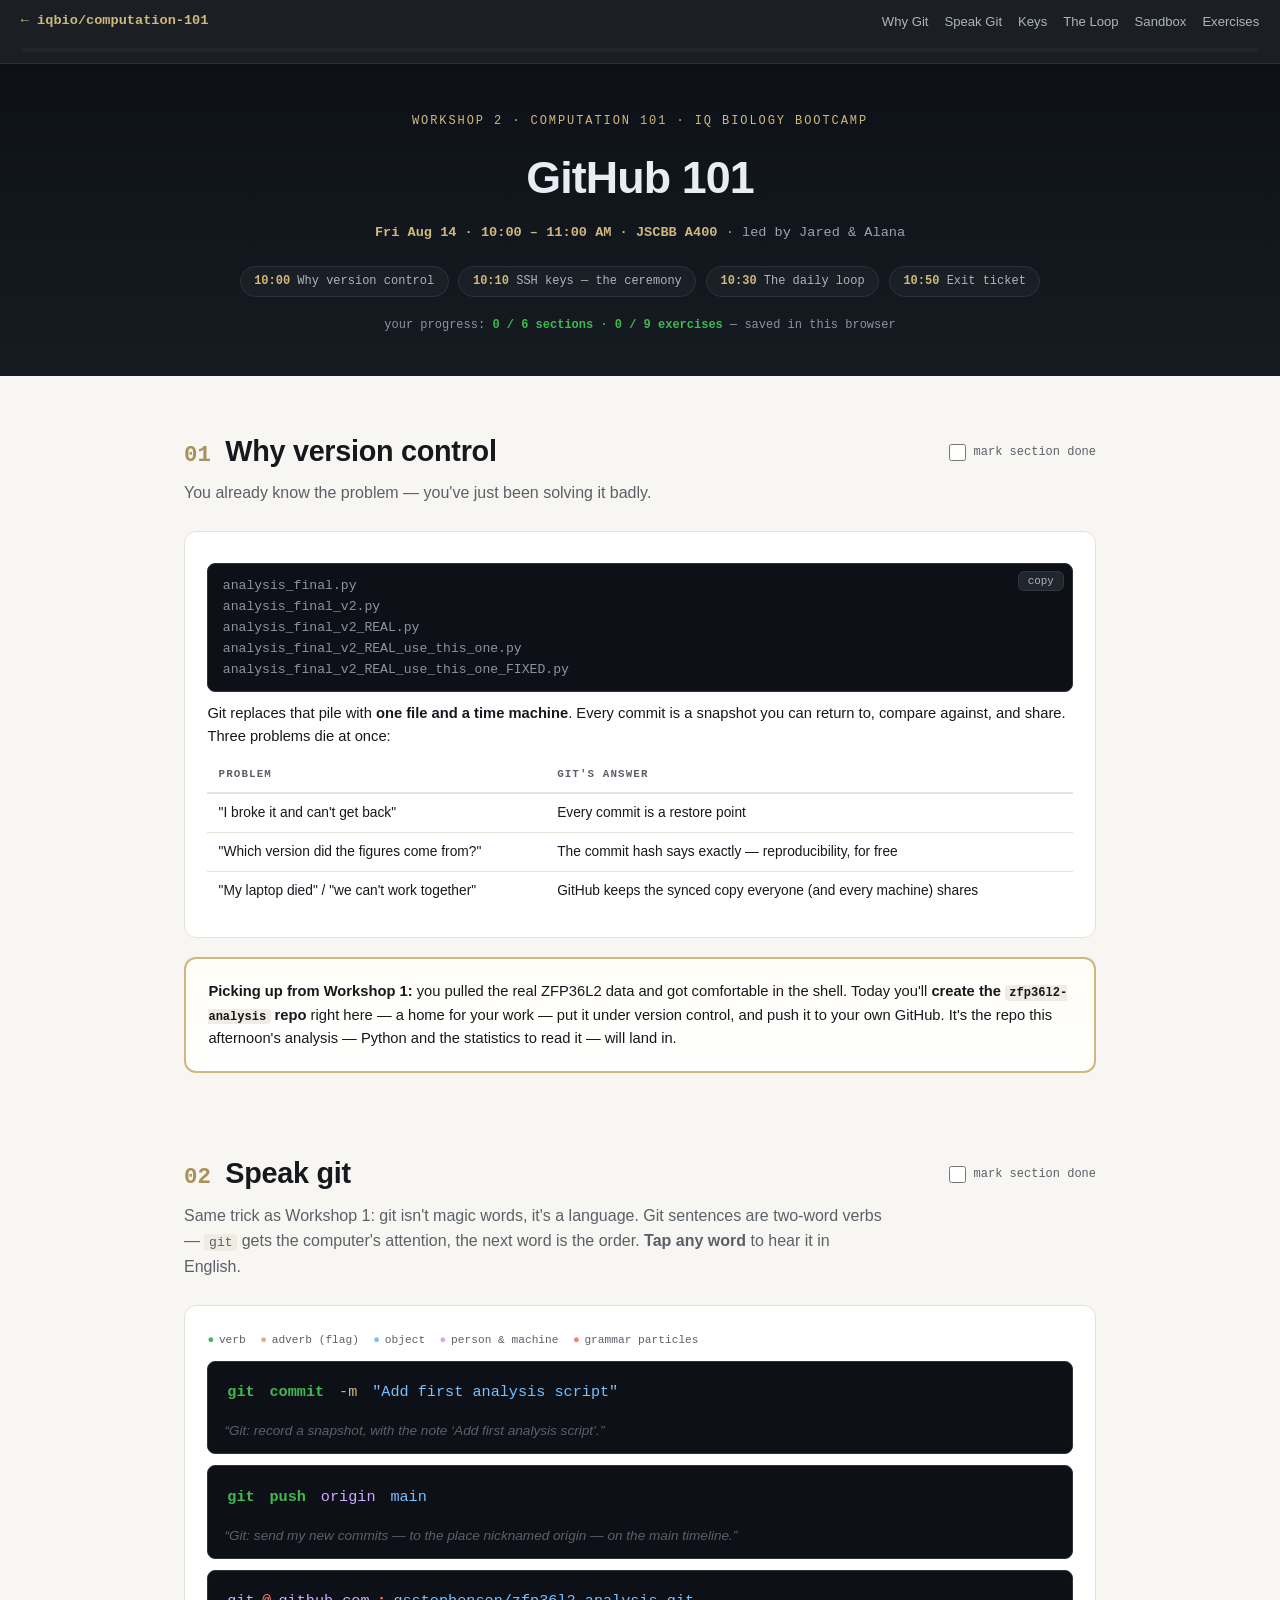
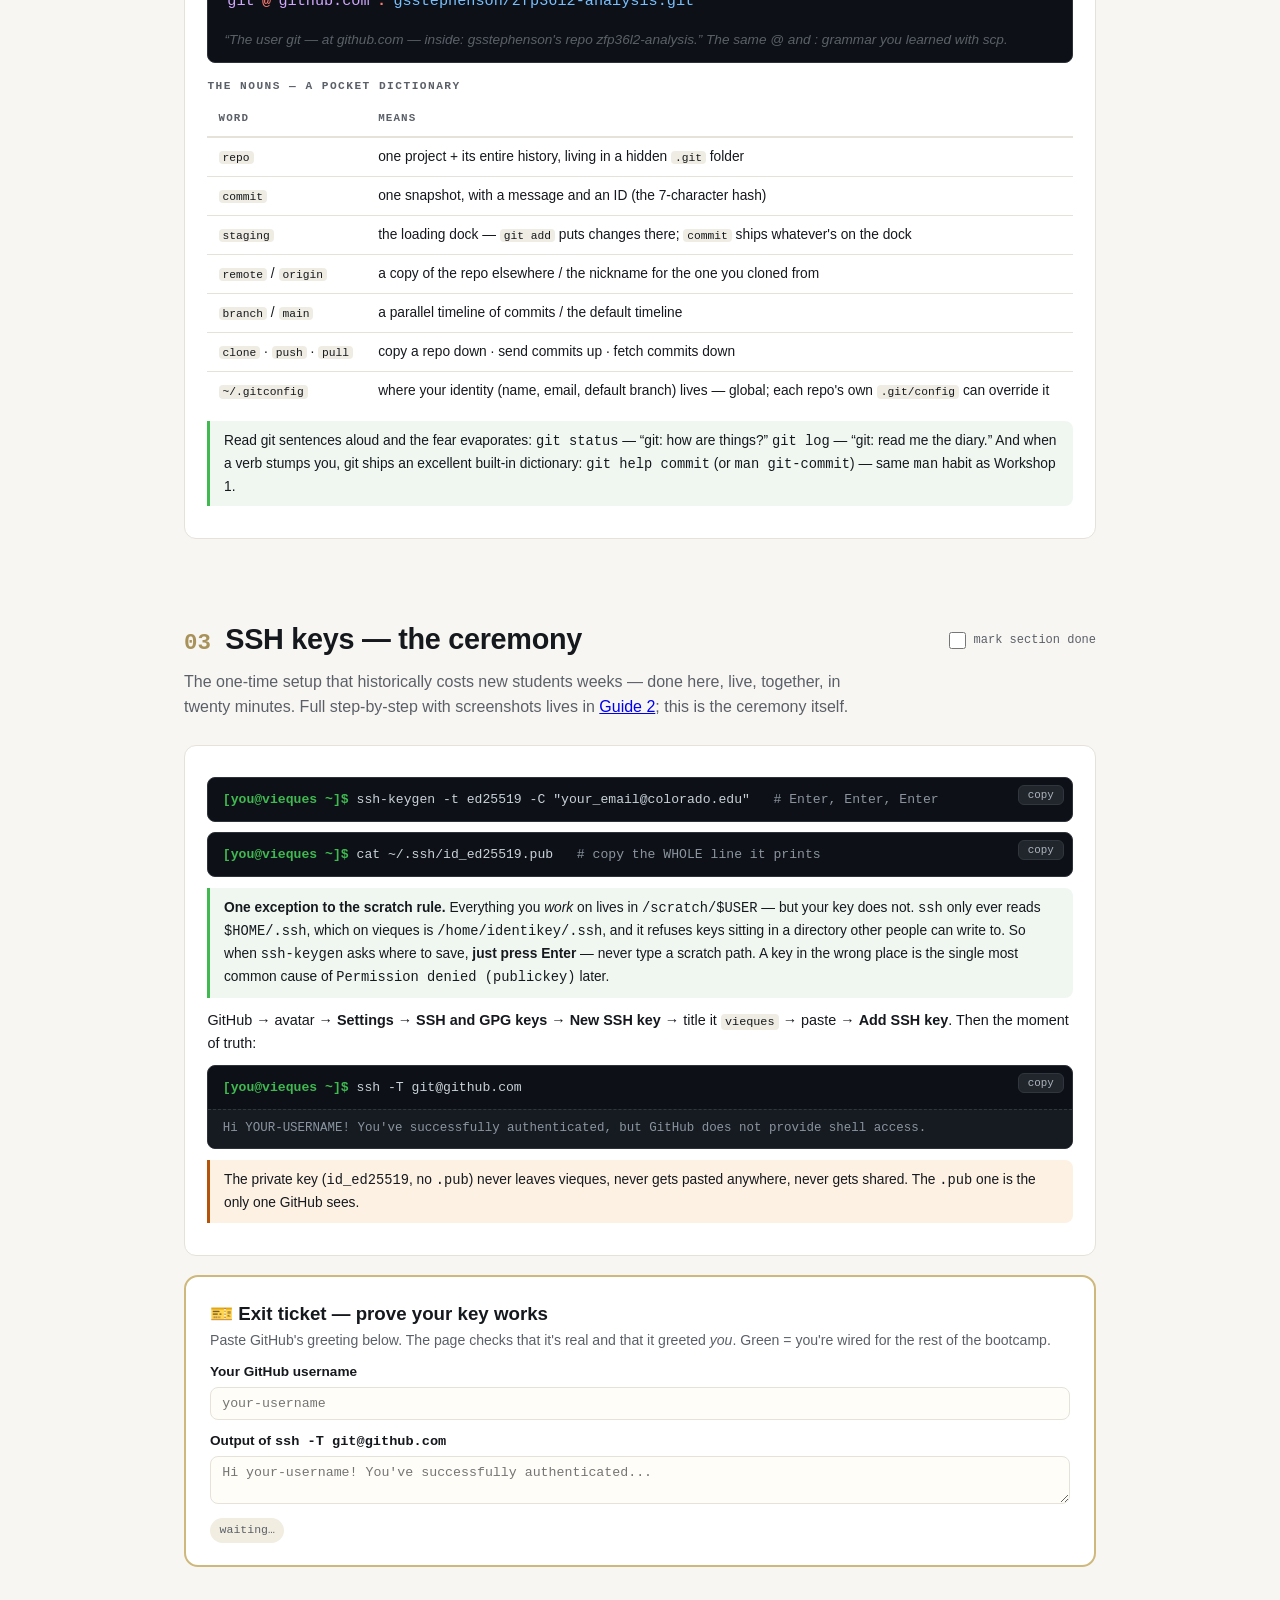
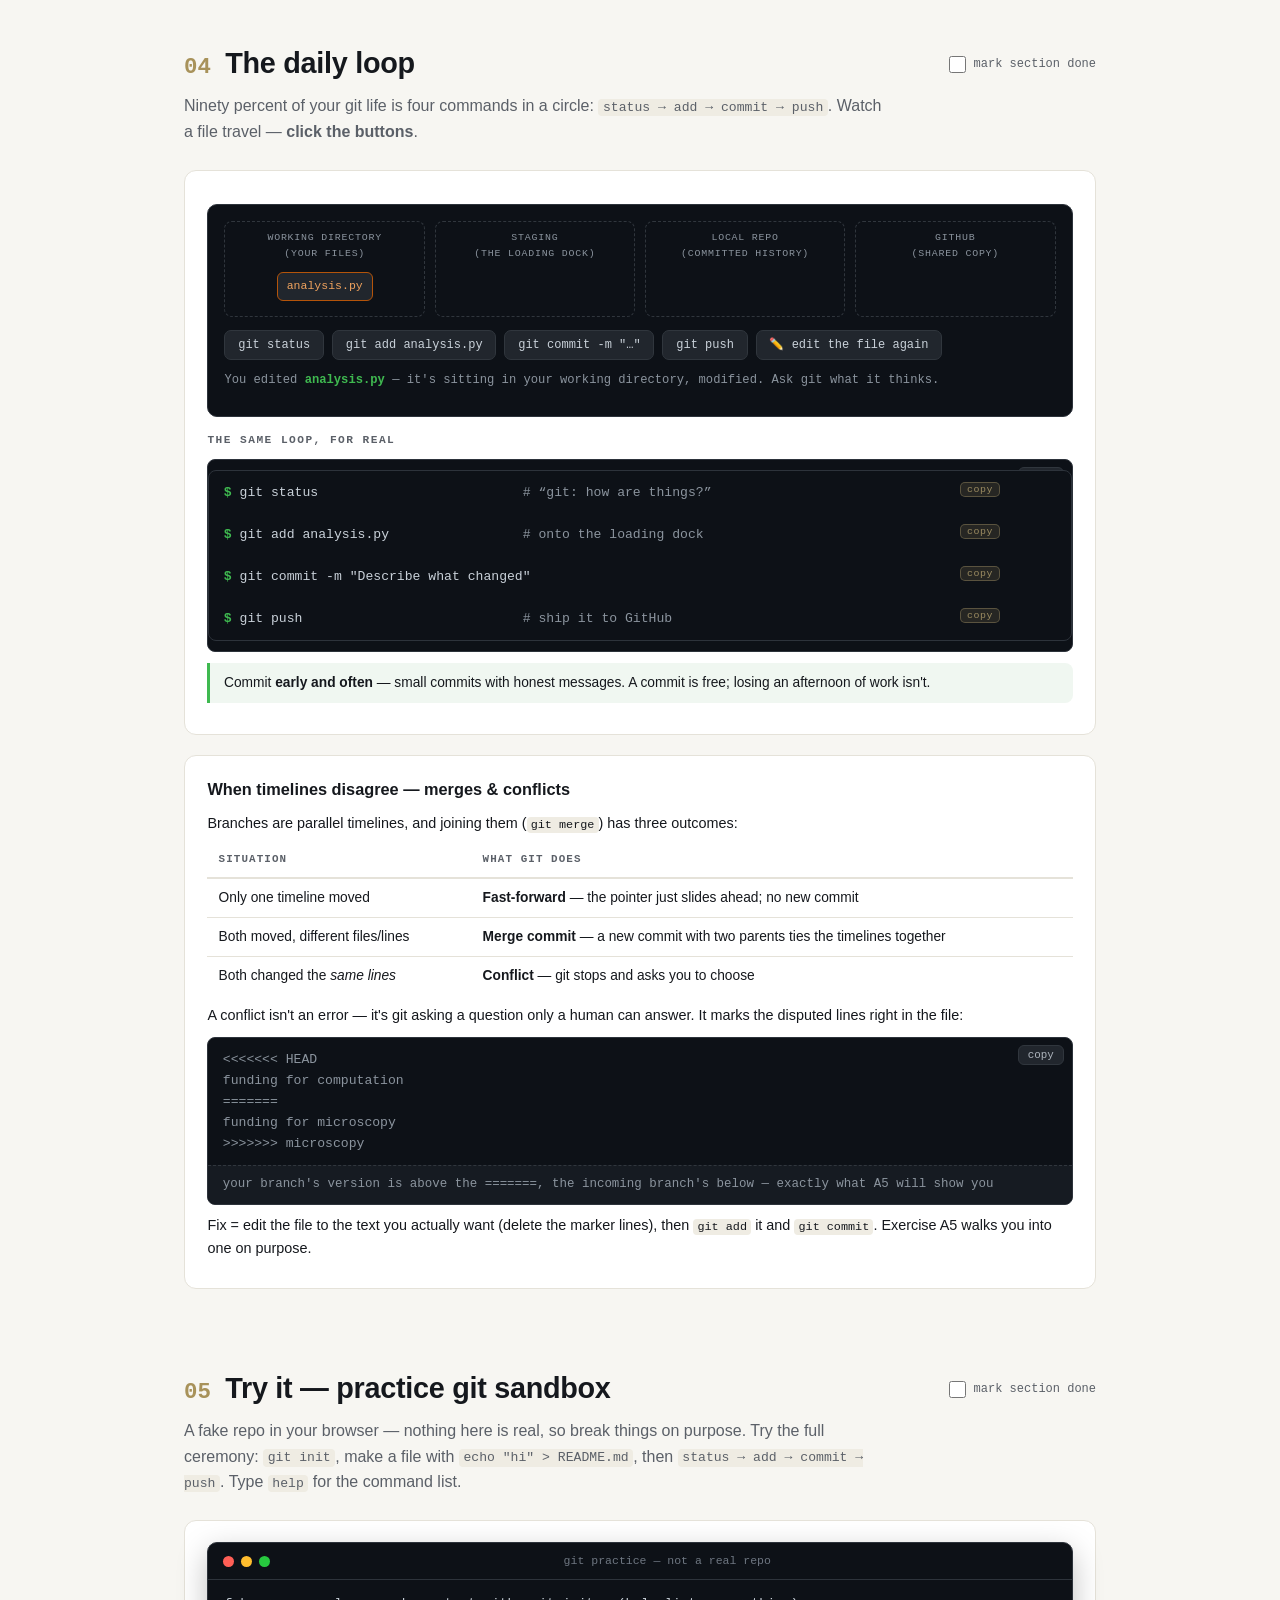
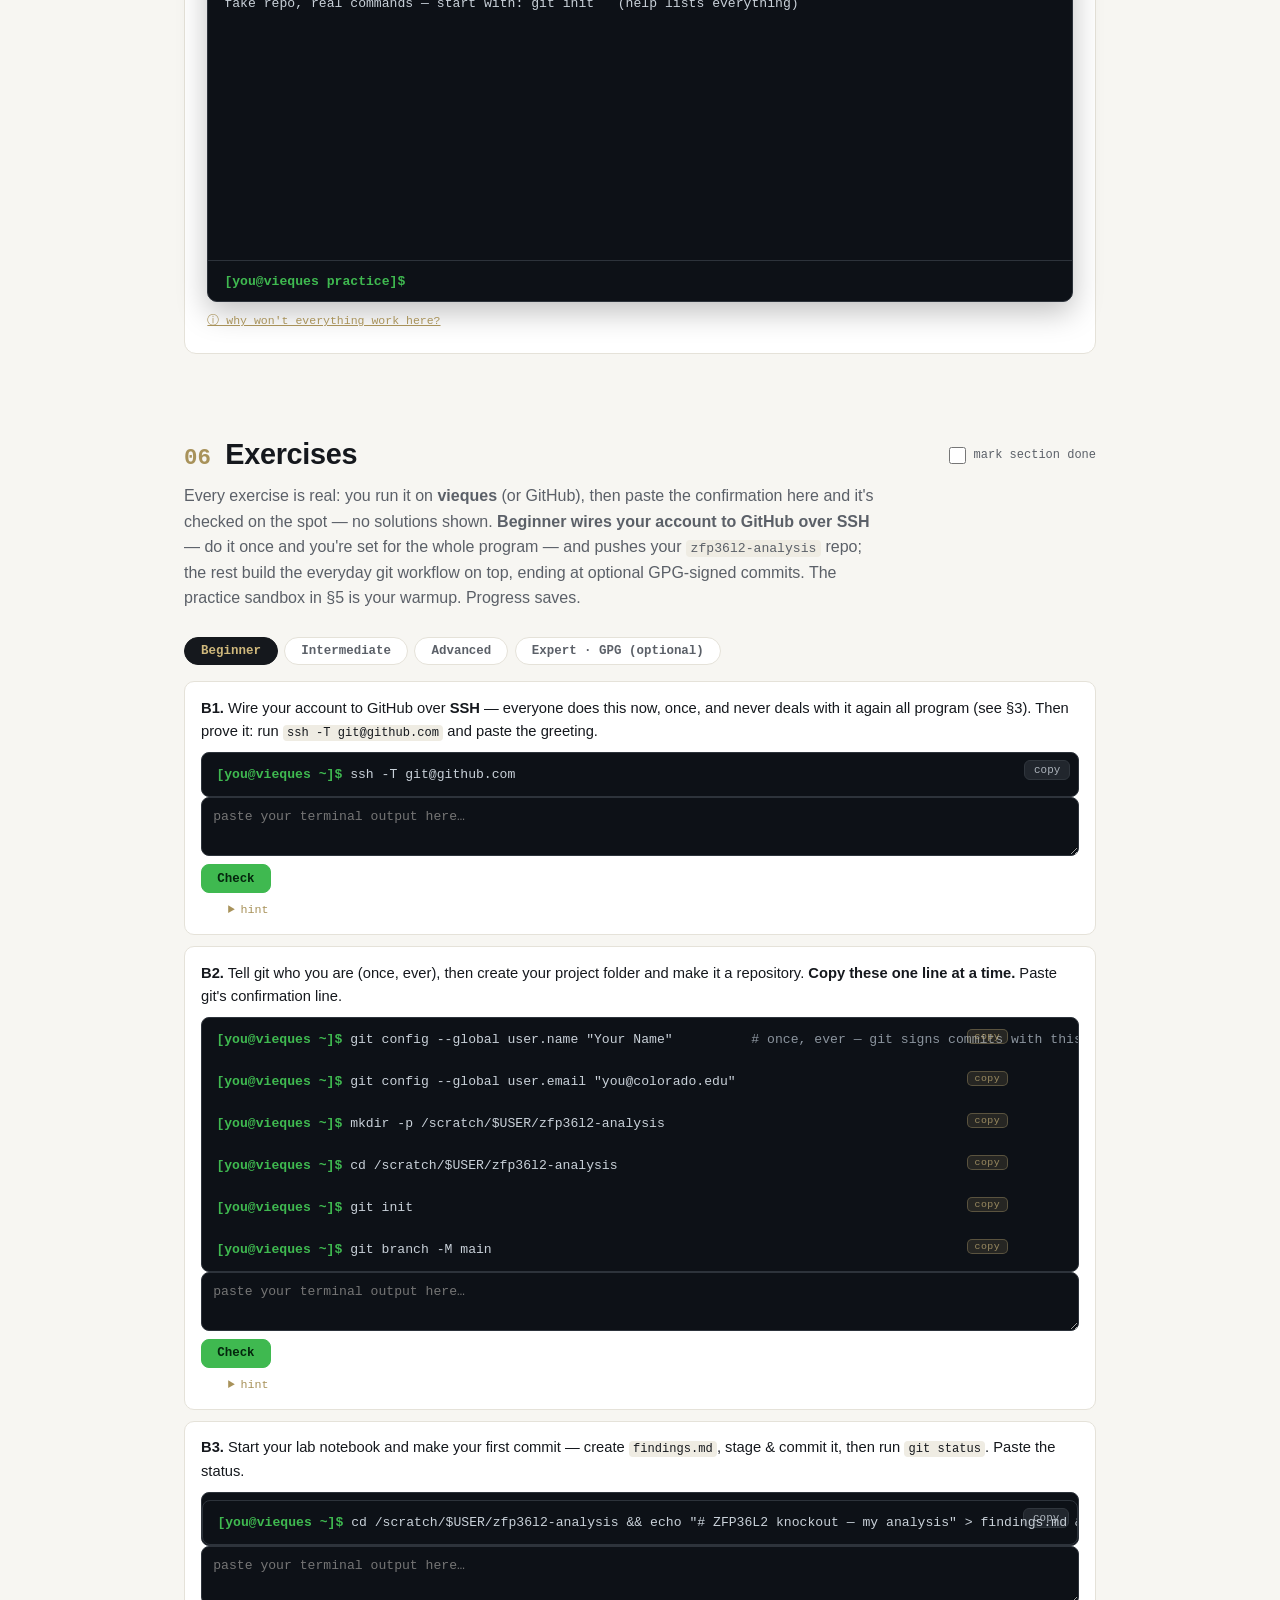
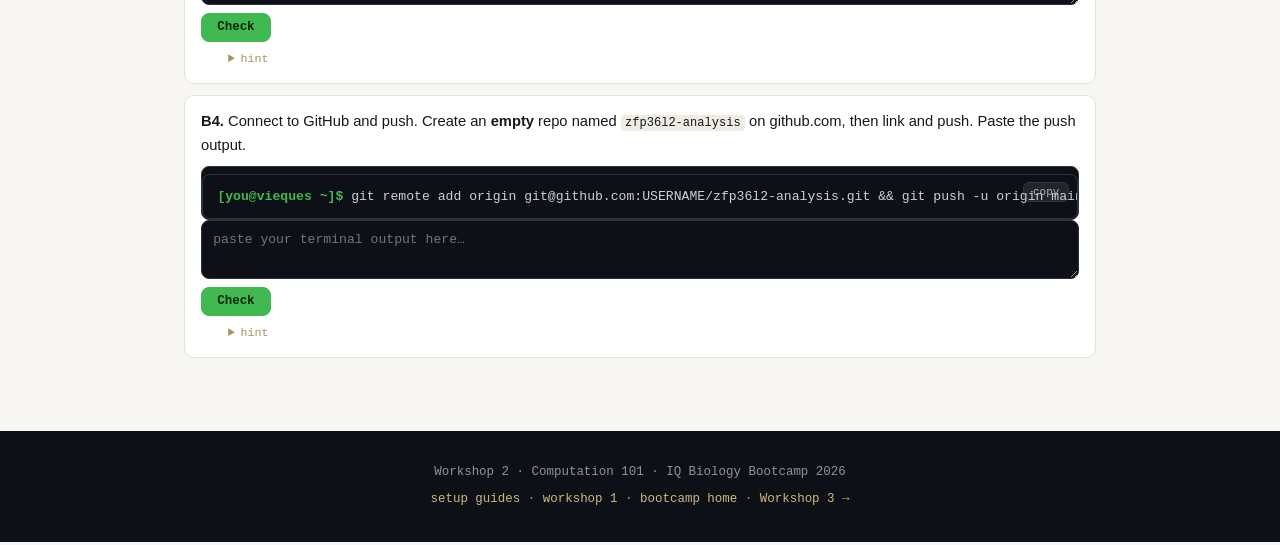
<file: workshop2.html>
<!DOCTYPE html>
<html lang="en">
<head>
<meta charset="UTF-8">
<meta name="viewport" content="width=device-width, initial-scale=1.0">
<title>Workshop 2 · GitHub 101 · Computation 101</title>
<meta name="description" content="Interactive follow-along for IQ Biology Computation 101 Workshop 2: version control, SSH keys, and the GitHub workflow. CU Boulder BioFrontiers.">
<style>
  :root{
    --gold:#CFB87C; --gold-dark:#a8925a; --ink:#15181d; --bg:#f7f6f2; --card:#fff;
    --gray:#5b6068; --line:#e5e2d9; --term-bg:#0d1117; --term-border:#2d333b;
    --term-green:#3fb950; --term-text:#c9d1d9; --ok:#1a7f37; --okbg:#e5f3e8;
    --mono:ui-monospace,'SF Mono','Cascadia Code',Menlo,Consolas,monospace;
    --sans:-apple-system,BlinkMacSystemFont,'Segoe UI',Roboto,Helvetica,Arial,sans-serif;
  }
  *{margin:0;padding:0;box-sizing:border-box}
  html{scroll-behavior:smooth}
  body{font-family:var(--sans);background:var(--bg);color:var(--ink);line-height:1.6}

  nav{position:sticky;top:0;z-index:50;background:rgba(13,17,23,.94);backdrop-filter:blur(8px);
      display:flex;align-items:center;gap:1rem;padding:.65rem 1.3rem;border-bottom:1px solid var(--term-border);flex-wrap:wrap}
  nav .brand{font-family:var(--mono);font-size:.85rem;color:var(--gold);text-decoration:none;font-weight:600}
  nav .links{display:flex;gap:1rem;flex-wrap:wrap;margin-left:auto}
  nav .links a{color:#adb4bc;text-decoration:none;font-size:.82rem}
  nav .links a:hover{color:var(--gold)}
  .navprog{width:100%;height:4px;background:#21262d;border-radius:2px;overflow:hidden}
  .navprog span{display:block;height:100%;width:0;background:linear-gradient(90deg,var(--gold),var(--term-green));transition:width .4s ease}

  header{background:linear-gradient(180deg,#0d1117,#161b22);color:#e6edf3;padding:3rem 1.5rem 2.6rem;text-align:center}
  .kicker{font-family:var(--mono);font-size:.75rem;letter-spacing:.16em;text-transform:uppercase;color:var(--gold);margin-bottom:.7rem}
  header h1{font-size:clamp(1.8rem,5vw,2.8rem);letter-spacing:-.02em;margin-bottom:.5rem}
  header .meta{font-family:var(--mono);font-size:.85rem;color:#9aa4af}
  header .meta b{color:var(--gold)}
  .agenda{display:flex;gap:.6rem;justify-content:center;flex-wrap:wrap;margin-top:1.4rem}
  .ag{font-family:var(--mono);font-size:.75rem;border:1px solid var(--term-border);border-radius:999px;
      padding:.3rem .85rem;color:#adb4bc;background:rgba(255,255,255,.03)}
  .ag b{color:var(--gold)}
  .prognote{font-family:var(--mono);font-size:.75rem;color:#8b949e;margin-top:1.2rem}
  .prognote b{color:var(--term-green)}

  section{max-width:60rem;margin:0 auto;padding:3.2rem 1.5rem .4rem}
  .sec-head{display:flex;align-items:baseline;gap:.9rem;margin-bottom:.4rem;flex-wrap:wrap}
  .sec-num{font-family:var(--mono);font-weight:700;font-size:1.4rem;color:var(--gold-dark)}
  section h2{font-size:clamp(1.35rem,3vw,1.8rem);letter-spacing:-.01em}
  .done-toggle{margin-left:auto;display:flex;align-items:center;gap:.45rem;font-family:var(--mono);
      font-size:.75rem;color:var(--gray);cursor:pointer;user-select:none;white-space:nowrap}
  .done-toggle input{width:17px;height:17px;accent-color:var(--gold-dark);cursor:pointer}
  .sec-sub{color:var(--gray);max-width:44rem;margin-bottom:1.6rem}

  .panel{background:var(--card);border:1px solid var(--line);border-radius:12px;padding:1.3rem 1.4rem;margin-bottom:1.2rem}
  .panel h3{font-size:1.02rem;margin-bottom:.6rem}
  .panel h4{font-family:var(--mono);font-size:.7rem;letter-spacing:.13em;text-transform:uppercase;color:var(--gray);margin:.9rem 0 .4rem}
  .snip{position:relative;background:var(--term-bg);border-radius:8px;margin:.6rem 0;border:1px solid var(--term-border)}
  .snip pre{padding:.7rem 4.2rem .7rem .9rem;overflow-x:auto;font-family:var(--mono);font-size:.82rem;color:var(--term-text)}
  .snip .p{color:var(--term-green);font-weight:600}
  .snip .c{color:#8b949e}
  .copybtn{position:absolute;top:.45rem;right:.5rem;font-family:var(--mono);font-size:.68rem;background:#21262d;
      color:#adb4bc;border:1px solid #30363d;border-radius:6px;padding:.2rem .55rem;cursor:pointer}
  .copybtn:hover{color:var(--gold);border-color:var(--gold-dark)}
  .expect{font-family:var(--mono);font-size:.78rem;color:#8b949e;background:#161b22;border-top:1px dashed #30363d;
      padding:.55rem .9rem;border-radius:0 0 8px 8px;white-space:pre-wrap;margin:0}
  .tip{border-left:3px solid var(--term-green);background:#f0f7f1;padding:.55rem .85rem;border-radius:0 8px 8px 0;font-size:.86rem;margin:.7rem 0}
  .warn{border-left:3px solid #b4540a;background:#fdf1e3;padding:.55rem .85rem;border-radius:0 8px 8px 0;font-size:.86rem;margin:.7rem 0}
  table{width:100%;border-collapse:collapse;font-size:.86rem;margin:.4rem 0}
  th{font-family:var(--mono);font-size:.68rem;letter-spacing:.1em;text-transform:uppercase;color:var(--gray);
     text-align:left;padding:.5rem .7rem;border-bottom:2px solid var(--line)}
  td{padding:.5rem .7rem;border-bottom:1px solid var(--line);vertical-align:top}
  tr:last-child td{border-bottom:none}
  td code, p code, li code{font-family:var(--mono);font-size:.82em;background:#efece3;border-radius:4px;padding:.08em .35em}

  /* grammar diagrams */
  .gram{background:var(--term-bg);border:1px solid var(--term-border);border-radius:8px;padding:.85rem 1rem .7rem;margin:.7rem 0;overflow-x:auto}
  .gram-cmd{font-family:var(--mono);font-size:.95rem;line-height:2.1}
  .tk{cursor:pointer;display:inline-block;border-bottom:2px solid transparent;border-radius:4px;padding:.12rem .18rem;transition:background .15s}
  .tk:hover{background:rgba(255,255,255,.07)}
  .tk:focus-visible{outline:2px solid var(--gold);outline-offset:2px}
  .tk-v{color:var(--term-green);font-weight:700}
  .tk-f{color:var(--gold)}
  .tk-o{color:#79c0ff}
  .tk-h{color:#d2a8ff}
  .tk-s{color:#ff7b72;font-weight:700;padding:.12rem .28rem}
  .gram-say{font-size:.85rem;color:var(--gray);margin-top:.45rem;font-style:italic;min-height:1.3em}
  .gram-legend{display:flex;gap:.9rem;flex-wrap:wrap;font-family:var(--mono);font-size:.7rem;color:var(--gray);margin:.3rem 0 .7rem}
  .gram-legend span::before{content:'●';margin-right:.3rem}
  .lg-v::before{color:var(--term-green)} .lg-f::before{color:var(--gold)} .lg-o::before{color:#79c0ff}
  .lg-h::before{color:#d2a8ff} .lg-s::before{color:#ff7b72}

  /* commit-flow visualizer */
  .flow{background:var(--term-bg);border:1px solid var(--term-border);border-radius:10px;padding:1rem;margin:.8rem 0}
  .flow-zones{display:grid;grid-template-columns:repeat(4,1fr);gap:.6rem}
  @media(max-width:640px){.flow-zones{grid-template-columns:repeat(2,1fr)}}
  .zone{border:1px dashed #30363d;border-radius:8px;min-height:96px;padding:.5rem;text-align:center;transition:border-color .3s,background .3s}
  .zone.hot{border-color:var(--gold);background:rgba(207,184,124,.06)}
  .zone .zlab{font-family:var(--mono);font-size:.62rem;letter-spacing:.08em;text-transform:uppercase;color:#8b949e;margin-bottom:.5rem;display:block}
  .chip{display:inline-block;font-family:var(--mono);font-size:.72rem;background:#21262d;color:var(--term-text);
        border:1px solid #30363d;border-radius:6px;padding:.25rem .55rem;margin:.15rem}
  .chip.mod{border-color:#b4540a;color:#f0a35e}
  .chip.staged{border-color:var(--gold);color:var(--gold)}
  .chip.committed{border-color:var(--term-green);color:var(--term-green)}
  .flow-btns{display:flex;gap:.5rem;flex-wrap:wrap;margin-top:.8rem}
  .fbtn{font-family:var(--mono);font-size:.75rem;background:#21262d;color:var(--term-text);border:1px solid #30363d;
        border-radius:7px;padding:.4rem .8rem;cursor:pointer}
  .fbtn:hover{border-color:var(--gold-dark);color:var(--gold)}
  .fbtn:focus-visible{outline:2px solid var(--gold)}
  .flow-status{font-family:var(--mono);font-size:.76rem;color:#8b949e;margin-top:.7rem;min-height:2.4em}
  .flow-status b{color:var(--term-green)}

  /* key checkpoint */
  .chk{background:var(--card);border:2px solid var(--gold);border-radius:14px;padding:1.4rem 1.5rem;margin:1rem 0}
  .chk label{display:block;font-weight:600;font-size:.85rem;margin:.6rem 0 .25rem}
  .vinput,.vta{font-family:var(--mono);font-size:.83rem;padding:.5rem .7rem;border:1px solid var(--line);border-radius:8px;
      background:#fffdf7;width:100%;box-sizing:border-box}
  .vta{min-height:3rem;resize:vertical}
  .vinput:focus,.vta:focus{outline:2px solid var(--gold)}
  .stat{font-family:var(--mono);font-size:.72rem;border-radius:999px;padding:.18rem .6rem;display:inline-block;margin-top:.4rem}
  .stat.idle{background:#f1ede1;color:var(--gray)}
  .stat.ok{background:#e5f3e8;color:#1a7f37}
  .stat.bad{background:#fdeeee;color:#b23434}

  /* practice terminal (git sandbox) */
  .pterm{background:var(--term-bg);border:1px solid var(--term-border);border-radius:10px;overflow:hidden;
      box-shadow:0 10px 30px rgba(0,0,0,.25)}
  .pterm-bar{display:flex;gap:.45rem;align-items:center;padding:.55rem .9rem;border-bottom:1px solid var(--term-border)}
  .dot{width:11px;height:11px;border-radius:50%}
  .dot.r{background:#ff5f56}.dot.y{background:#ffbd2e}.dot.g{background:#27c93f}
  .pterm-title{margin:0 auto;color:#6e7681;font-size:.72rem;font-family:var(--mono)}
  .pterm-body{height:280px;overflow-y:auto;padding:.8rem 1rem;font-family:var(--mono);font-size:.82rem;color:var(--term-text);cursor:text}
  .pterm-body .pl{white-space:pre-wrap;word-break:break-word}
  .pterm-body .pp{color:var(--term-green);font-weight:600}
  .pterm-body .perr{color:#f47067}
  .pterm-body .pok{color:var(--term-green)}
  .pterm-in{display:flex;border-top:1px solid var(--term-border)}
  .pterm-in .pp2{font-family:var(--mono);font-size:.82rem;color:var(--term-green);font-weight:600;padding:.6rem 0 .6rem 1rem}
  .pterm-in input{flex:1;background:transparent;border:none;outline:none;color:var(--term-text);
      font-family:var(--mono);font-size:.82rem;padding:.6rem .6rem}

  /* exercises */
  .ex{border:1px solid var(--line);border-radius:10px;background:var(--card);margin-bottom:.7rem;padding:.9rem 1rem}
  .ex-head{display:flex;gap:.7rem;align-items:flex-start}
  .ex-head input{width:18px;height:18px;accent-color:var(--gold-dark);cursor:pointer;flex-shrink:0;margin-top:.15rem}
  .ex-head p{font-size:.92rem}
  .ex.done .ex-head p{opacity:.55;text-decoration:line-through}
  .ex details{margin:.5rem 0 0 1.7rem}
  .ex summary{cursor:pointer;font-family:var(--mono);font-size:.73rem;color:var(--gold-dark);user-select:none}
  .ex details[open] summary{color:var(--gray)}
  .ex .snip{margin:.45rem 0 0}
  .levels{display:flex;gap:.4rem;flex-wrap:wrap;margin-bottom:1rem}
  .levels button{font-family:var(--mono);font-size:.78rem;padding:.4rem 1rem;border-radius:999px;
      border:1px solid var(--line);background:#fff;color:var(--gray);cursor:pointer;font-weight:600}
  .levels button.on{background:var(--ink);color:var(--gold);border-color:var(--ink)}
  .lvl{display:none}
  .lvl.on{display:block}
  /* server paste-graded exercises */
  .fex>.ex-head>input{display:none}
  .fex-body{margin:.5rem 0 0}
  .fex-paste{width:100%;min-height:3rem;background:var(--term-bg);color:var(--term-text);border:1px solid var(--term-border);
    border-radius:8px;font-family:var(--mono);font-size:.82rem;line-height:1.5;padding:.55rem .7rem;resize:vertical;display:block}
  .fex-paste:focus{outline:2px solid var(--gold)}
  .fex-row{display:flex;align-items:center;gap:.7rem;margin-top:.5rem}
  .fex-check{font-family:var(--mono);font-weight:700;font-size:.78rem;background:var(--term-green);color:#04260d;
    border:1px solid var(--term-green);border-radius:8px;padding:.4rem .95rem;cursor:pointer}
  .fex-check:hover{filter:brightness(1.07)}
  .fex-status{font-family:var(--mono);font-size:.78rem}
  .fex-status.ok{color:#1a7f37;font-weight:700}
  .fex-status.bad{color:#b23434}
  .fex-receipt{display:none;background:#161b22;color:var(--term-text);font-family:var(--mono);font-size:.78rem;
    padding:.5rem .7rem;border-radius:8px;border:1px solid var(--term-border);white-space:pre-wrap;word-break:break-word;
    margin:.4rem 0 0;max-height:16rem;overflow:auto}
  .fex-receipt.show{display:block}
  .fex-hint{margin-top:.5rem}
  .fex-hint summary{cursor:pointer;font-family:var(--mono);font-size:.73rem;color:var(--gold-dark);user-select:none}
  .fex.done{border-color:#2ea44f;box-shadow:0 0 0 1px rgba(46,164,79,.15)}
  .gpgbox{border:1px solid var(--line);border-radius:10px;background:#fbfaf6;padding:.9rem 1.1rem;margin-bottom:1rem}
  .gpgbox h4{font-size:.95rem;margin-bottom:.3rem}
  .gpgbox .pc{display:grid;grid-template-columns:1fr 1fr;gap:.9rem;margin-top:.5rem}
  @media(max-width:600px){.gpgbox .pc{grid-template-columns:1fr}}
  .gpgbox .pc h5{font-family:var(--mono);font-size:.66rem;letter-spacing:.1em;text-transform:uppercase;color:var(--gray);margin-bottom:.3rem}
  .gpgbox ul{margin:0 0 0 1.1rem;font-size:.85rem} .gpgbox li{margin-bottom:.3rem}

  footer{margin-top:3.5rem;background:var(--term-bg);color:#8b949e;text-align:center;padding:2rem 1.5rem;font-family:var(--mono);font-size:.78rem}
  footer a{color:var(--gold);text-decoration:none}
  footer a:hover{text-decoration:underline}
  .reveal{opacity:0;transform:translateY(18px);transition:opacity .6s ease,transform .6s ease}
  .reveal.in{opacity:1;transform:none}
  @media(prefers-reduced-motion:reduce){
    html{scroll-behavior:auto}
    .reveal{opacity:1;transform:none;transition:none}
  }
  /* ---------- sandbox "why won't it work" popup ---------- */
  .sandinfo{margin-top:.55rem;font-family:var(--mono);font-size:.72rem;color:var(--gold-dark);background:none;border:none;cursor:pointer;padding:.15rem 0;text-decoration:underline}
  .sandinfo:hover{color:var(--ink)}
  .sandpop{margin-top:.5rem;background:#fffdf7;border:1px solid #e8d5a3;border-left:3px solid var(--gold);border-radius:0 8px 8px 0;padding:.7rem .9rem;font-size:.85rem;max-width:42rem}
  .sandpop code{font-family:var(--mono);font-size:.82em;background:#efece3;border-radius:4px;padding:.05em .3em}
  .sandpop-x{margin-top:.55rem;font-family:var(--mono);font-size:.72rem;font-weight:700;background:var(--gold);color:#1d1d1d;border:none;border-radius:6px;padding:.3rem .75rem;cursor:pointer}

  /* ---------- small-screen safety (phones) ---------- */
  @media(max-width:600px){
    section{padding-left:1.1rem;padding-right:1.1rem}
    table{display:block;overflow-x:auto}
  }
  /* per-line copy: one command at a time (bulk paste misfires in a real shell) */
  .snip pre{position:relative}
  .cmdline{display:block;position:relative;padding-right:4rem}
  .cmdline:hover{background:rgba(207,184,124,.09)}
  .linecopy{position:absolute;right:.2rem;top:.02rem;font-family:var(--mono,ui-monospace,monospace);
    font-size:.62rem;letter-spacing:.05em;background:rgba(207,184,124,.18);color:#CFB87C;
    border:1px solid rgba(207,184,124,.45);border-radius:5px;padding:.06rem .4rem;cursor:pointer;
    opacity:.72;transition:opacity .12s,background .12s}
  .cmdline:hover .linecopy{opacity:1;background:rgba(207,184,124,.3)}
  .linecopy:focus-visible{opacity:1;outline:2px solid #CFB87C;outline-offset:1px}
  .linecopy.done{background:#3fb950;color:#0d1117;border-color:#3fb950;opacity:1}
  /* a block-level copy button would collide with the first line's — hide it once per-line exists */
  .snip.perline > .copybtn{display:none}
</style>
</head>
<body>

<nav>
  <a class="brand" href="index.html">← iqbio/computation-101</a>
  <div class="links">
    <a href="#why">Why Git</a>
    <a href="#grammar">Speak Git</a>
    <a href="#keys">Keys</a>
    <a href="#loop">The Loop</a>
    <a href="#sandbox">Sandbox</a>
    <a href="#exercises">Exercises</a>
  </div>
  <div class="navprog"><span id="progBar"></span></div>
</nav>

<header>
  <p class="kicker">Workshop 2 · Computation 101 · IQ Biology Bootcamp</p>
  <h1>GitHub 101</h1>
  <p class="meta"><b>Fri Aug 14 · 10:00 – 11:00 AM · JSCBB A400</b> · led by Jared &amp; Alana</p>
  <div class="agenda">
    <span class="ag"><b>10:00</b> Why version control</span>
    <span class="ag"><b>10:10</b> SSH keys — the ceremony</span>
    <span class="ag"><b>10:30</b> The daily loop</span>
    <span class="ag"><b>10:50</b> Exit ticket</span>
  </div>
  <p class="prognote">your progress: <b id="progText">0 / 6 sections · 0 / 9 exercises</b> — saved in this browser</p>
</header>

<section id="why">
  <div class="sec-head">
    <span class="sec-num">01</span><h2>Why version control</h2>
    <label class="done-toggle"><input type="checkbox" class="secdone" data-sec="why">mark section done</label>
  </div>
  <p class="sec-sub">You already know the problem — you've just been solving it badly.</p>
  <div class="panel reveal">
    <div class="snip">
      <button class="copybtn" type="button">copy</button>
      <pre><span class="c">analysis_final.py
analysis_final_v2.py
analysis_final_v2_REAL.py
analysis_final_v2_REAL_use_this_one.py
analysis_final_v2_REAL_use_this_one_FIXED.py</span></pre>
    </div>
    <p style="font-size:.92rem;margin:.6rem 0">Git replaces that pile with <b>one file and a time machine</b>.
       Every commit is a snapshot you can return to, compare against, and share. Three problems die at once:</p>
    <table>
      <thead><tr><th>Problem</th><th>Git's answer</th></tr></thead>
      <tbody>
        <tr><td>"I broke it and can't get back"</td><td>Every commit is a restore point</td></tr>
        <tr><td>"Which version did the figures come from?"</td><td>The commit hash says exactly — reproducibility, for free</td></tr>
        <tr><td>"My laptop died" / "we can't work together"</td><td>GitHub keeps the synced copy everyone (and every machine) shares</td></tr>
      </tbody>
    </table>
  </div>
  <div class="panel reveal" style="border:2px solid var(--gold);background:linear-gradient(180deg,#fffdf7,#fff)">
    <p style="font-size:.92rem;margin:0"><b>Picking up from Workshop 1:</b> you pulled the real ZFP36L2 data and got comfortable in the shell. Today you'll <b>create the <code>zfp36l2-analysis</code> repo</b> right here — a home for your work — put it under version control, and push it to your own GitHub. It's the repo this afternoon's analysis — Python and the statistics to read it — will land in.</p>
  </div>
</section>

<section id="grammar">
  <div class="sec-head">
    <span class="sec-num">02</span><h2>Speak git</h2>
    <label class="done-toggle"><input type="checkbox" class="secdone" data-sec="grammar">mark section done</label>
  </div>
  <p class="sec-sub">Same trick as Workshop 1: git isn't magic words, it's a language. Git sentences are
     two-word verbs — <code>git</code> gets the computer's attention, the next word is the order.
     <b>Tap any word</b> to hear it in English.</p>
  <div class="panel reveal">
    <div class="gram-legend">
      <span class="lg-v">verb</span><span class="lg-f">adverb (flag)</span><span class="lg-o">object</span>
      <span class="lg-h">person &amp; machine</span><span class="lg-s">grammar particles</span>
    </div>

    <div class="gram">
      <div class="gram-cmd"><span class="tk tk-v" data-say="git — “hey, git:” — every sentence in this language starts by addressing the program.">git</span> <span class="tk tk-v" data-say="commit — the verb: “record a snapshot of everything staged, right now.”">commit</span> <span class="tk tk-f" data-say="-m — adverb: “with this message”. Without it, git opens an editor and demands one — commits always carry a note to future-you.">-m</span> <span class="tk tk-o" data-say="“Add first analysis script” — the object: the message itself. Write it for the collaborator who reads the history — that collaborator is usually you, in three months.">"Add first analysis script"</span></div>
      <p class="gram-say" data-default="“Git: record a snapshot, with the note ‘Add first analysis script’.”"></p>
    </div>

    <div class="gram">
      <div class="gram-cmd"><span class="tk tk-v" data-say="git — hey, git:">git</span> <span class="tk tk-v" data-say="push — the verb: “send my new commits”.">push</span> <span class="tk tk-h" data-say="origin — a nickname, not a keyword: it's the address you cloned from (or added). Git remembers the full git@github.com:… address so you don't retype it.">origin</span> <span class="tk tk-o" data-say="main — which branch to send. Branches are parallel timelines; main is the default one.">main</span></div>
      <p class="gram-say" data-default="“Git: send my new commits — to the place nicknamed origin — on the main timeline.”"></p>
    </div>

    <div class="gram">
      <div class="gram-cmd"><span class="tk tk-h" data-say="git — here this is a USERNAME, not the program: you log into GitHub's server as the user ‘git’, and your SSH key proves which human you are.">git</span><span class="tk tk-s" data-say="@ — “at”: person joined to machine — same particle as ssh and scp.">@</span><span class="tk tk-h" data-say="github.com — the machine.">github.com</span><span class="tk tk-s" data-say=": — “inside that machine, at…” — same particle as scp. What follows is a path on GitHub's side.">:</span><span class="tk tk-o" data-say="gsstephenson/zfp36l2-analysis.git — the path to one repo: owner / repo-name, plus the .git costume.">gsstephenson/zfp36l2-analysis.git</span></div>
      <p class="gram-say" data-default="“The user git — at github.com — inside: gsstephenson's repo zfp36l2-analysis.” The same @ and : grammar you learned with scp."></p>
    </div>

    <h4>The nouns — a pocket dictionary</h4>
    <table>
      <thead><tr><th>Word</th><th>Means</th></tr></thead>
      <tbody>
        <tr><td><code>repo</code></td><td>one project + its entire history, living in a hidden <code>.git</code> folder</td></tr>
        <tr><td><code>commit</code></td><td>one snapshot, with a message and an ID (the 7-character hash)</td></tr>
        <tr><td><code>staging</code></td><td>the loading dock — <code>git add</code> puts changes there; <code>commit</code> ships whatever's on the dock</td></tr>
        <tr><td><code>remote</code> / <code>origin</code></td><td>a copy of the repo elsewhere / the nickname for the one you cloned from</td></tr>
        <tr><td><code>branch</code> / <code>main</code></td><td>a parallel timeline of commits / the default timeline</td></tr>
        <tr><td><code>clone</code> · <code>push</code> · <code>pull</code></td><td>copy a repo down · send commits up · fetch commits down</td></tr>
        <tr><td><code>~/.gitconfig</code></td><td>where your identity (name, email, default branch) lives — global; each repo's own <code>.git/config</code> can override it</td></tr>
      </tbody>
    </table>
    <div class="tip">Read git sentences aloud and the fear evaporates: <code>git status</code> — “git: how are things?”
      <code>git log</code> — “git: read me the diary.” And when a verb stumps you, git ships an excellent
      built-in dictionary: <code>git help commit</code> (or <code>man git-commit</code>) — same <code>man</code>
      habit as Workshop 1.</div>
  </div>
</section>

<section id="keys">
  <div class="sec-head">
    <span class="sec-num">03</span><h2>SSH keys — the ceremony</h2>
    <label class="done-toggle"><input type="checkbox" class="secdone" data-sec="keys">mark section done</label>
  </div>
  <p class="sec-sub">The one-time setup that historically costs new students weeks — done here, live,
     together, in twenty minutes. Full step-by-step with screenshots lives in
     <a href="guides.html">Guide 2</a>; this is the ceremony itself.</p>
  <div class="panel reveal">
    <div class="snip">
      <button class="copybtn" data-copy='ssh-keygen -t ed25519 -C "your_email@colorado.edu"'>copy</button>
      <pre><span class="p">[you@vieques ~]$</span> ssh-keygen -t ed25519 -C "your_email@colorado.edu"   <span class="c"># Enter, Enter, Enter</span></pre>
    </div>
    <div class="snip">
      <button class="copybtn" data-copy="cat ~/.ssh/id_ed25519.pub">copy</button>
      <pre><span class="p">[you@vieques ~]$</span> cat ~/.ssh/id_ed25519.pub   <span class="c"># copy the WHOLE line it prints</span></pre>
    </div>
      <div class="tip"><b>One exception to the scratch rule.</b> Everything you <i>work</i> on lives in <code>/scratch/$USER</code> — but your key does not. <code>ssh</code> only ever reads <code>$HOME/.ssh</code>, which on vieques is <code>/home/identikey/.ssh</code>, and it refuses keys sitting in a directory other people can write to. So when <code>ssh-keygen</code> asks where to save, <b>just press Enter</b> — never type a scratch path. A key in the wrong place is the single most common cause of <code>Permission denied (publickey)</code> later.</div>
    <p style="font-size:.9rem;margin:.5rem 0">GitHub → avatar → <b>Settings → SSH and GPG keys → New SSH key</b> → title it
       <code>vieques</code> → paste → <b>Add SSH key</b>. Then the moment of truth:</p>
    <div class="snip">
      <button class="copybtn" data-copy="ssh -T git@github.com">copy</button>
      <pre><span class="p">[you@vieques ~]$</span> ssh -T git@github.com</pre>
      <p class="expect">Hi YOUR-USERNAME! You've successfully authenticated, but GitHub does not provide shell access.</p>
    </div>
    <div class="warn">The private key (<code>id_ed25519</code>, no <code>.pub</code>) never leaves vieques,
      never gets pasted anywhere, never gets shared. The <code>.pub</code> one is the only one GitHub sees.</div>
  </div>

  <div class="chk reveal" id="checkpoint">
    <h3>🎫 Exit ticket — prove your key works</h3>
    <p style="font-size:.88rem;color:var(--gray)">Paste GitHub's greeting below. The page checks that it's real
       and that it greeted <i>you</i>. Green = you're wired for the rest of the bootcamp.</p>
    <label for="ckUser">Your GitHub username</label>
    <input class="vinput" id="ckUser" placeholder="your-username" autocomplete="off">
    <label for="ckOut">Output of <code>ssh -T git@github.com</code></label>
    <textarea class="vta" id="ckOut" placeholder="Hi your-username! You've successfully authenticated..." spellcheck="false"></textarea>
    <span class="stat idle" id="ckStat" aria-live="polite">waiting…</span>
  </div>
</section>

<section id="loop">
  <div class="sec-head">
    <span class="sec-num">04</span><h2>The daily loop</h2>
    <label class="done-toggle"><input type="checkbox" class="secdone" data-sec="loop">mark section done</label>
  </div>
  <p class="sec-sub">Ninety percent of your git life is four commands in a circle:
     <code>status → add → commit → push</code>. Watch a file travel — <b>click the buttons</b>.</p>
  <div class="panel reveal">
    <div class="flow" id="flow">
      <div class="flow-zones">
        <div class="zone" data-z="wd"><span class="zlab">working directory<br>(your files)</span><span id="fchip" class="chip mod">analysis.py</span></div>
        <div class="zone" data-z="stage"><span class="zlab">staging<br>(the loading dock)</span></div>
        <div class="zone" data-z="local"><span class="zlab">local repo<br>(committed history)</span></div>
        <div class="zone" data-z="github"><span class="zlab">github<br>(shared copy)</span></div>
      </div>
      <div class="flow-btns">
        <button class="fbtn" data-act="status">git status</button>
        <button class="fbtn" data-act="add">git add analysis.py</button>
        <button class="fbtn" data-act="commit">git commit -m "…"</button>
        <button class="fbtn" data-act="push">git push</button>
        <button class="fbtn" data-act="edit">✏️ edit the file again</button>
      </div>
      <p class="flow-status" id="flowSay" aria-live="polite">You edited <b>analysis.py</b> — it's sitting in your working directory, modified. Ask git what it thinks.</p>
    </div>
    <h4>The same loop, for real</h4>
    <div class="snip">
      <button class="copybtn" data-copy='git status && git add analysis.py && git commit -m "Describe what changed" && git push'>copy</button>
      <div class="snip">
      <button class="copybtn" type="button">copy</button>
      <pre><span class="p">$</span> git status                          <span class="c"># “git: how are things?”</span>
<span class="p">$</span> git add analysis.py                 <span class="c"># onto the loading dock</span>
<span class="p">$</span> git commit -m "Describe what changed"
<span class="p">$</span> git push                            <span class="c"># ship it to GitHub</span></pre>
    </div>
    </div>
    <div class="tip">Commit <b>early and often</b> — small commits with honest messages. A commit is free;
      losing an afternoon of work isn't.</div>
  </div>

  <div class="panel reveal">
    <h3>When timelines disagree — merges &amp; conflicts</h3>
    <p style="font-size:.9rem;margin-bottom:.5rem">Branches are parallel timelines, and joining them
       (<code>git merge</code>) has three outcomes:</p>
    <table>
      <thead><tr><th>Situation</th><th>What git does</th></tr></thead>
      <tbody>
        <tr><td>Only one timeline moved</td><td><b>Fast-forward</b> — the pointer just slides ahead; no new commit</td></tr>
        <tr><td>Both moved, different files/lines</td><td><b>Merge commit</b> — a new commit with two parents ties the timelines together</td></tr>
        <tr><td>Both changed the <i>same lines</i></td><td><b>Conflict</b> — git stops and asks you to choose</td></tr>
      </tbody>
    </table>
    <p style="font-size:.9rem;margin:.6rem 0 .2rem">A conflict isn't an error — it's git asking a question
       only a human can answer. It marks the disputed lines right in the file:</p>
    <div class="snip">
      <button class="copybtn" type="button">copy</button>
      <pre><span class="c">&lt;&lt;&lt;&lt;&lt;&lt;&lt; HEAD
funding for computation
=======
funding for microscopy
&gt;&gt;&gt;&gt;&gt;&gt;&gt; microscopy</span></pre>
      <p class="expect">your branch's version is above the =======, the incoming branch's below — exactly what A5 will show you</p>
    </div>
    <p style="font-size:.9rem;margin:.4rem 0">Fix = edit the file to the text you actually want (delete the
       marker lines), then <code>git add</code> it and <code>git commit</code>. Exercise A5 walks you into
       one on purpose.</p>
  </div>
</section>

<section id="sandbox">
  <div class="sec-head">
    <span class="sec-num">05</span><h2>Try it — practice git sandbox</h2>
    <label class="done-toggle"><input type="checkbox" class="secdone" data-sec="sandbox">mark section done</label>
  </div>
  <p class="sec-sub">A fake repo in your browser — nothing here is real, so break things on purpose.
     Try the full ceremony: <code>git init</code>, make a file with <code>echo "hi" &gt; README.md</code>,
     then <code>status → add → commit → push</code>. Type <code>help</code> for the command list.</p>
  <div class="panel reveal">
    <div class="pterm">
      <div class="pterm-bar"><span class="dot r"></span><span class="dot y"></span><span class="dot g"></span>
        <span class="pterm-title">git practice — not a real repo</span></div>
      <div class="pterm-body" id="gtOut" role="log" aria-live="polite" tabindex="0"></div>
      <div class="pterm-in"><span class="pp2" id="gtPrompt">[you@vieques practice]$</span>
        <input id="gtIn" autocomplete="off" spellcheck="false" aria-label="git sandbox input"></div>
    </div>
    <button class="sandinfo" type="button" aria-expanded="false">ⓘ why won't everything work here?</button>
    <div class="sandpop" hidden>
      <b>This is a practice sandbox — not real git.</b>
      <p style="margin:.35rem 0 0">It teaches the core loop (<code>init · status · add · commit · log · remote · push</code>)
        on a few made-up files. Fancier verbs — <code>branch</code>, <code>switch</code>, <code>merge</code> — and shell pipes
        aren't wired up here, so some exercise solutions won't run <i>here</i>. That's expected, not you doing it wrong:
        they all work with the <b>real git</b> on vieques. This is just zero-setup practice for the daily loop.</p>
      <button class="sandpop-x" type="button">Got it</button>
    </div>
  </div>
</section>

<section id="exercises">
  <div class="sec-head">
    <span class="sec-num">06</span><h2>Exercises</h2>
    <label class="done-toggle"><input type="checkbox" class="secdone" data-sec="exercises">mark section done</label>
  </div>
  <p class="sec-sub">Every exercise is real: you run it on <b>vieques</b> (or GitHub), then paste the confirmation here and it's checked on the spot — no solutions shown. <b>Beginner wires your account to GitHub over SSH</b> — do it once and you're set for the whole program — and pushes your <code>zfp36l2-analysis</code> repo; the rest build the everyday git workflow on top, ending at optional GPG-signed commits. The practice sandbox in §5 is your warmup. Progress saves.</p>

  <div class="levels" role="tablist">
      <button class="on" data-lvl="beg">Beginner</button>
      <button data-lvl="int">Intermediate</button>
      <button data-lvl="adv">Advanced</button>
      <button data-lvl="exp">Expert · GPG (optional)</button>
    </div>

  <div class="lvl on" data-lvl="beg">
    <div class="ex fex" data-id="w2b1" data-mode="regex" data-oops="permission denied" data-oopsmsg="Permission denied means your SSH key isn't on GitHub yet — redo Guide 2, Step 3, then run it again." data-re="hi [\w-]+! you've successfully authenticated">
      <div class="ex-head"><input type="checkbox" data-ex="w2b1" disabled tabindex="-1" aria-hidden="true">
        <p><b>B1.</b> Wire your account to GitHub over <b>SSH</b> — everyone does this now, once, and never deals with it again all program (see §3). Then prove it: run <code>ssh -T git@github.com</code> and paste the greeting.</p></div>
      <div class="fex-body"><div class="snip"><button class="copybtn" data-copy="ssh -T git@github.com">copy</button><pre><span class="p">[you@vieques ~]$</span> ssh -T git@github.com</pre></div>
        <textarea class="fex-paste" spellcheck="false" placeholder="paste your terminal output here…" aria-label="paste output for B1"></textarea>
        <div class="fex-row"><button class="fex-check" type="button">Check</button><span class="fex-status" role="status" aria-live="polite"></span></div>
        <pre class="fex-receipt" aria-hidden="true"></pre>
        <details class="fex-hint"><summary>hint</summary><p style="font-size:.85rem">GitHub replies <i>Hi USERNAME! You've successfully authenticated…</i> — that whole line is your proof.</p></details>
      </div>
    </div>
    <div class="ex fex" data-id="w2b2" data-mode="regex" data-re="initialized.*git repository">
      <div class="ex-head"><input type="checkbox" data-ex="w2b2" disabled tabindex="-1" aria-hidden="true">
        <p><b>B2.</b> Tell git who you are (once, ever), then create your project folder and make it a repository. <b>Copy these one line at a time.</b> Paste git's confirmation line.</p></div>
      <div class="fex-body"><div class="snip"><button class="copybtn" data-copy="git config --global user.name &quot;Your Name&quot;">copy</button><pre><span class="p">[you@vieques ~]$</span> git config --global user.name "Your Name"          <span class="c"># once, ever — git signs commits with this</span>
<span class="p">[you@vieques ~]$</span> git config --global user.email "you@colorado.edu"
<span class="p">[you@vieques ~]$</span> mkdir -p /scratch/$USER/zfp36l2-analysis
<span class="p">[you@vieques ~]$</span> cd /scratch/$USER/zfp36l2-analysis
<span class="p">[you@vieques ~]$</span> git init
<span class="p">[you@vieques ~]$</span> git branch -M main</pre></div>
        <textarea class="fex-paste" spellcheck="false" placeholder="paste your terminal output here…" aria-label="paste output for B2"></textarea>
        <div class="fex-row"><button class="fex-check" type="button">Check</button><span class="fex-status" role="status" aria-live="polite"></span></div>
        <pre class="fex-receipt" aria-hidden="true"></pre>
        <details class="fex-hint"><summary>hint</summary><p style="font-size:.85rem"><code>git init</code> prints <i>Initialized empty Git repository in …</i></p></details>
      </div>
    </div>
    <div class="ex fex" data-id="w2b3" data-mode="regex" data-oops="author identity unknown|unable to auto-detect email|please tell me who you are" data-oopsmsg="Git doesn't know who you are yet — set it once with git config --global user.name &quot;Your Name&quot; and git config --global user.email &quot;you@colorado.edu&quot; (Guide 3), then re-run the commit." data-re="nothing to commit, working (tree|directory) clean">
      <div class="ex-head"><input type="checkbox" data-ex="w2b3" disabled tabindex="-1" aria-hidden="true">
        <p><b>B3.</b> Start your lab notebook and make your first commit — create <code>findings.md</code>, stage &amp; commit it, then run <code>git status</code>. Paste the status.</p></div>
      <div class="fex-body"><div class="snip"><button class="copybtn" data-copy="cd /scratch/$USER/zfp36l2-analysis &amp;&amp; echo &quot;# ZFP36L2 knockout — my analysis&quot; &gt; findings.md &amp;&amp; git add findings.md &amp;&amp; git commit -m &quot;first commit&quot; &amp;&amp; git status">copy</button><div class="snip">
      <button class="copybtn" type="button">copy</button>
      <pre><span class="p">[you@vieques ~]$</span> cd /scratch/$USER/zfp36l2-analysis &amp;&amp; echo &quot;# ZFP36L2 knockout — my analysis&quot; &gt; findings.md &amp;&amp; git add findings.md &amp;&amp; git commit -m &quot;first commit&quot; &amp;&amp; git status</pre>
    </div></div>
        <textarea class="fex-paste" spellcheck="false" placeholder="paste your terminal output here…" aria-label="paste output for B3"></textarea>
        <div class="fex-row"><button class="fex-check" type="button">Check</button><span class="fex-status" role="status" aria-live="polite"></span></div>
        <pre class="fex-receipt" aria-hidden="true"></pre>
        <details class="fex-hint"><summary>hint</summary><p style="font-size:.85rem">After committing, <code>git status</code> says <i>nothing to commit, working tree clean</i>.</p></details>
      </div>
    </div>
    <div class="ex fex" data-id="w2b4" data-mode="regex" data-oops="rejected|failed to push|does not appear to be a git repository|permission denied" data-oopsmsg="That push was rejected — nothing reached GitHub. Read the error: if it says &quot;fetch first&quot;, run git pull --rebase then push again; if it says permission denied, your SSH key isn't set up (Guide 2)." data-re="^(?!.*(rejected|failed to push)).*main -&gt; main">
      <div class="ex-head"><input type="checkbox" data-ex="w2b4" disabled tabindex="-1" aria-hidden="true">
        <p><b>B4.</b> Connect to GitHub and push. Create an <b>empty</b> repo named <code>zfp36l2-analysis</code> on github.com, then link and push. Paste the push output.</p></div>
      <div class="fex-body"><div class="snip"><button class="copybtn" data-copy="git remote add origin git@github.com:USERNAME/zfp36l2-analysis.git &amp;&amp; git push -u origin main">copy</button><div class="snip">
      <button class="copybtn" type="button">copy</button>
      <pre><span class="p">[you@vieques ~]$</span> git remote add origin git@github.com:USERNAME/zfp36l2-analysis.git &amp;&amp; git push -u origin main</pre>
    </div></div>
        <textarea class="fex-paste" spellcheck="false" placeholder="paste your terminal output here…" aria-label="paste output for B4"></textarea>
        <div class="fex-row"><button class="fex-check" type="button">Check</button><span class="fex-status" role="status" aria-live="polite"></span></div>
        <pre class="fex-receipt" aria-hidden="true"></pre>
        <details class="fex-hint"><summary>hint</summary><p style="font-size:.85rem">The push ends with <code>main -&gt; main</code>. Use your GitHub username in the URL.</p></details>
      </div>
    </div>
  </div>

  <div class="lvl" data-lvl="int">
    <div class="ex fex" data-id="w2i1" data-mode="regex" data-re="nothing to commit, working (tree|directory) clean">
      <div class="ex-head"><input type="checkbox" data-ex="w2i1" disabled tabindex="-1" aria-hidden="true">
        <p><b>I1.</b> Good habit — keep big files out of git. Your data sits in <code>/scratch/$USER/zfp36l2/</code>, a sibling of this repo rather than inside it, so it's already safe; but write a <code>.gitignore</code> anyway so nothing large ever sneaks in (a line for <code>zfp36l2/</code> and one for <code>*.tar.gz</code>), commit it, then confirm the tree is clean. Paste <code>git status</code>.</p></div>
      <div class="fex-body">
        <textarea class="fex-paste" spellcheck="false" placeholder="paste your terminal output here…" aria-label="paste output for I1"></textarea>
        <div class="fex-row"><button class="fex-check" type="button">Check</button><span class="fex-status" role="status" aria-live="polite"></span></div>
        <pre class="fex-receipt" aria-hidden="true"></pre>
        <details class="fex-hint"><summary>hint</summary><p style="font-size:.85rem"><code>echo 'zfp36l2/' &gt;&gt; .gitignore</code>, add <code>*.tar.gz</code> too, then commit the <code>.gitignore</code>. After committing, <code>git status</code> should say the tree is clean.</p></details>
      </div>
    </div>
    <div class="ex fex" data-id="w2i2" data-mode="regex" data-re="(^|\s)([3-9]|[1-9][0-9]+)(\s|$)">
      <div class="ex-head"><input type="checkbox" data-ex="w2i2" disabled tabindex="-1" aria-hidden="true">
        <p><b>I2.</b> Build a real history — at least <b>three</b> commits total. Paste the output of <code>git log --oneline | wc -l</code>.</p></div>
      <div class="fex-body"><div class="snip"><button class="copybtn" data-copy="git log --oneline | wc -l">copy</button><pre><span class="p">[you@vieques ~]$</span> git log --oneline | wc -l</pre></div>
        <textarea class="fex-paste" spellcheck="false" placeholder="paste your terminal output here…" aria-label="paste output for I2"></textarea>
        <div class="fex-row"><button class="fex-check" type="button">Check</button><span class="fex-status" role="status" aria-live="polite"></span></div>
        <pre class="fex-receipt" aria-hidden="true"></pre>
        <details class="fex-hint"><summary>hint</summary><p style="font-size:.85rem">Each meaningful change is its own commit. Count them with <code>wc -l</code>.</p></details>
      </div>
    </div>
    <div class="ex fex" data-id="w2i3" data-mode="regex" data-re="github\.com[:/][^ ]*zfp36l2-analysis">
      <div class="ex-head"><input type="checkbox" data-ex="w2i3" disabled tabindex="-1" aria-hidden="true">
        <p><b>I3.</b> Confirm your remote is wired correctly. Paste <code>git remote -v</code>.</p></div>
      <div class="fex-body"><div class="snip"><button class="copybtn" data-copy="git remote -v">copy</button><pre><span class="p">[you@vieques ~]$</span> git remote -v</pre></div>
        <textarea class="fex-paste" spellcheck="false" placeholder="paste your terminal output here…" aria-label="paste output for I3"></textarea>
        <div class="fex-row"><button class="fex-check" type="button">Check</button><span class="fex-status" role="status" aria-live="polite"></span></div>
        <pre class="fex-receipt" aria-hidden="true"></pre>
        <details class="fex-hint"><summary>hint</summary><p style="font-size:.85rem">It should list <code>origin</code> pointing at your <code>zfp36l2-analysis</code> repo on github.com.</p></details>
      </div>
    </div>
  </div>

  <div class="lvl" data-lvl="adv">
    <div class="ex fex" data-id="w2a1" data-mode="regex" data-re="on branch analysis">
      <div class="ex-head"><input type="checkbox" data-ex="w2a1" disabled tabindex="-1" aria-hidden="true">
        <p><b>A1.</b> Do exploratory work safely on a <b>branch</b>: create and switch to a branch called <code>analysis</code>, <b>add a line to <code>findings.md</code> and commit it</b> (that commit is what you'll merge back in A2), then paste <code>git status</code>.</p></div>
      <div class="fex-body">
        <textarea class="fex-paste" spellcheck="false" placeholder="paste your terminal output here…" aria-label="paste output for A1"></textarea>
        <div class="fex-row"><button class="fex-check" type="button">Check</button><span class="fex-status" role="status" aria-live="polite"></span></div>
        <pre class="fex-receipt" aria-hidden="true"></pre>
        <details class="fex-hint"><summary>hint</summary><p style="font-size:.85rem"><code>git switch -c analysis</code> (or <code>git checkout -b analysis</code>), then <code>echo "- branch experiment" &gt;&gt; findings.md &amp;&amp; git add findings.md &amp;&amp; git commit -m "note from the analysis branch"</code>. <code>git status</code> then says <i>On branch analysis</i>, <i>nothing to commit, working tree clean</i>.</p></details>
      </div>
    </div>
    <div class="ex fex" data-id="w2a2" data-mode="regex" data-oops="already up to date" data-oopsmsg="&quot;Already up to date&quot; means the analysis branch had no commits of its own, so there was nothing to merge. Go back to A1, commit a change on analysis, then switch to main and merge again." data-re="fast-forward|updating [0-9a-f]|merge made by|merge branch">
      <div class="ex-head"><input type="checkbox" data-ex="w2a2" disabled tabindex="-1" aria-hidden="true">
        <p><b>A2.</b> Bring the work home: switch back to <code>main</code> and <b>merge</b> <code>analysis</code> in (<code>git switch main &amp;&amp; git merge analysis</code>). Paste the merge confirmation.</p></div>
      <div class="fex-body">
        <textarea class="fex-paste" spellcheck="false" placeholder="paste your terminal output here…" aria-label="paste output for A2"></textarea>
        <div class="fex-row"><button class="fex-check" type="button">Check</button><span class="fex-status" role="status" aria-live="polite"></span></div>
        <pre class="fex-receipt" aria-hidden="true"></pre>
        <details class="fex-hint"><summary>hint</summary><p style="font-size:.85rem">A clean merge prints <i>Fast-forward</i> or an <i>Updating …</i> line.</p></details>
      </div>
    </div>
  </div>

  <div class="lvl" data-lvl="exp">
    <div class="gpgbox">
      <h4>Before you set up GPG — is it worth it?</h4>
      <p style="font-size:.87rem;color:var(--gray)">SSH already gets your code to GitHub securely. <b>GPG signing is different: it proves the commit was authored by you</b> and earns it a green <b>Verified</b> badge. It's optional for this bootcamp — here's the trade-off before you spend the setup time.</p>
      <div class="pc">
        <div><h5>Pros</h5><ul>
          <li>A green <b>Verified</b> badge — cryptographic proof the commit is really from you.</li>
          <li>Stops impersonation: anyone can put your name/email on a commit, but nobody can forge your signature.</li>
          <li>Expected in some labs and for published or collaborative research code.</li>
        </ul></div>
        <div><h5>Cons</h5><ul>
          <li>Fiddlier than SSH: key + agent/pinentry, exporting the public key, matching your GitHub email.</li>
          <li>On a shared cluster you have to guard the private key and passphrase.</li>
          <li>Not needed for access — SSH handled that. This is about <i>authorship</i>, not permission.</li>
        </ul></div>
      </div>
      <p style="font-size:.85rem;margin-top:.6rem"><b>Bottom line:</b> do it if you'll publish or collaborate on code; skip it otherwise. Full steps in <a href="guides.html#gpg">Guide 4</a>.</p>
    </div>
    <div class="ex fex" data-id="w2e1" data-mode="regex" data-re="gpg: *good signature from">
      <div class="ex-head"><input type="checkbox" data-ex="w2e1" data-optional disabled tabindex="-1" aria-hidden="true">
        <p><b>E1.</b> <b>Optional.</b> Set up GPG signing (<a href="guides.html#gpg">Guide 4</a>), make a <b>signed</b> commit, then paste <code>git log --show-signature -1</code>.</p></div>
      <div class="fex-body">
        <textarea class="fex-paste" spellcheck="false" placeholder="paste your terminal output here…" aria-label="paste output for E1"></textarea>
        <div class="fex-row"><button class="fex-check" type="button">Check</button><span class="fex-status" role="status" aria-live="polite"></span></div>
        <pre class="fex-receipt" aria-hidden="true"></pre>
        <details class="fex-hint"><summary>hint</summary><p style="font-size:.85rem">After <code>git commit -S</code>, <code>git log --show-signature -1</code> prints <i>gpg: Good signature from …</i></p></details>
      </div>
    </div>
  </div>
</section>

<footer>
  <p>Workshop 2 · Computation 101 · IQ Biology Bootcamp 2026</p>
  <p style="margin-top:.4rem">
    <a href="guides.html">setup guides</a> ·
    <a href="workshop1.html">workshop 1</a> ·
    <a href="index.html">bootcamp home</a> ·
    <a href="workshop3.html">Workshop 3 →</a>
  </p>
</footer>

<script>
(function(){
  var reduced = window.matchMedia('(prefers-reduced-motion: reduce)').matches;
  var revealEls = document.querySelectorAll('.reveal');
  if (reduced || !('IntersectionObserver' in window)) {
    revealEls.forEach(function(el){ el.classList.add('in'); });
  } else {
    var io = new IntersectionObserver(function(es){
      es.forEach(function(e){ if (e.isIntersecting){ e.target.classList.add('in'); io.unobserve(e.target); } });
    }, {threshold:.1});
    revealEls.forEach(function(el){ io.observe(el); });
  }

  document.querySelectorAll('.copybtn').forEach(function(btn){
    btn.addEventListener('click', function(){
      var text = btn.getAttribute('data-copy') || '';
      function ok(){ btn.textContent='copied!'; setTimeout(function(){ btn.textContent='copy'; },1400); }
      function fallback(){
        var ta=document.createElement('textarea'); ta.value=text; ta.style.position='fixed'; ta.style.opacity='0';
        document.body.appendChild(ta); ta.select();
        try{ document.execCommand('copy'); ok(); }catch(e){}
        document.body.removeChild(ta);
      }
      if (navigator.clipboard && navigator.clipboard.writeText) navigator.clipboard.writeText(text).then(ok).catch(fallback);
      else fallback();
    });
  });

  /* progress */
  var SECS = 6;
  var secBoxes = document.querySelectorAll('.secdone');
  var exBoxes  = document.querySelectorAll('[data-ex]');
  var reqBoxes = document.querySelectorAll('[data-ex]:not([data-optional])');
  var EXN = reqBoxes.length;
  function loadP(){
    try{
      var s = JSON.parse(localStorage.getItem('c101-w2')||'{}');
      return (s && typeof s === 'object' && !Array.isArray(s)) ? s : {};
    }catch(e){ return {}; }
  }
  function saveP(p){ try{ localStorage.setItem('c101-w2', JSON.stringify(p)); }catch(e){} }
  var P = loadP(); P.sec = P.sec||{}; P.ex = P.ex||{};
  function refresh(){
    var s=0,x=0;
    secBoxes.forEach(function(cb){ cb.checked=!!P.sec[cb.dataset.sec]; if(cb.checked)s++; });
    exBoxes.forEach(function(cb){
      cb.checked=!!P.ex[cb.dataset.ex];
      cb.closest('.ex').classList.toggle('done', cb.checked);
    });
    reqBoxes.forEach(function(cb){ if(cb.checked)x++; });
    var bar=document.getElementById('progBar');
    if(bar) bar.style.width=((s+x)/(SECS+EXN)*100)+'%';
    var t=document.getElementById('progText');
    if(t) t.textContent=s+' / '+SECS+' sections · '+x+' / '+EXN+' exercises'+((s===SECS&&x===EXN)?' — workshop complete 🎉':'');
  }
  secBoxes.forEach(function(cb){ cb.addEventListener('change', function(){ P.sec[cb.dataset.sec]=cb.checked; saveP(P); refresh(); }); });
  exBoxes.forEach(function(cb){
    cb.setAttribute('aria-label', 'Mark exercise ' + cb.dataset.ex.toUpperCase() + ' done');
    cb.addEventListener('change', function(){ P.ex[cb.dataset.ex]=cb.checked; saveP(P); refresh(); });
  });
  refresh();

  /* level tabs */
  document.querySelectorAll('.levels button').forEach(function(b){
    b.setAttribute('aria-pressed', b.classList.contains('on') ? 'true' : 'false');
    b.addEventListener('click', function(){
      document.querySelectorAll('.levels button').forEach(function(x){
        x.classList.toggle('on', x===b);
        x.setAttribute('aria-pressed', x===b ? 'true' : 'false');
      });
      document.querySelectorAll('.lvl').forEach(function(l){ l.classList.toggle('on', l.dataset.lvl===b.dataset.lvl); });
    });
  });

  /* grammar diagrams — tap (or Tab+Enter) a token */
  document.querySelectorAll('.gram').forEach(function(g){
    var say = g.querySelector('.gram-say');
    if (!say) return;
    say.setAttribute('aria-live', 'polite');
    say.textContent = say.getAttribute('data-default') || '';
    g.querySelectorAll('.tk').forEach(function(tk){
      tk.setAttribute('tabindex', '0');
      tk.setAttribute('role', 'button');
      function toggle(){
        var wasOn = tk.classList.contains('on');
        g.querySelectorAll('.tk').forEach(function(x){ x.classList.remove('on'); });
        if (wasOn){ say.textContent = say.getAttribute('data-default') || ''; return; }
        tk.classList.add('on');
        say.textContent = tk.getAttribute('data-say') || '';
      }
      tk.addEventListener('click', toggle);
      tk.addEventListener('keydown', function(e){
        if (e.key === 'Enter' || e.key === ' '){ e.preventDefault(); toggle(); }
      });
    });
  });

  /* key checkpoint */
  var ckUser=document.getElementById('ckUser'), ckOut=document.getElementById('ckOut'), ckStat=document.getElementById('ckStat');
  function ckCheck(){
    if (!ckStat) return;
    var out=(ckOut.value||'').trim(), u=(ckUser.value||'').trim();
    ckStat.className='stat idle'; ckStat.textContent='waiting…';
    if (!out) return;
    if (/permission denied/i.test(out)){
      ckStat.className='stat bad'; ckStat.textContent='✗ Permission denied = key not wired yet — redo Guide 2, Step 3'; return;
    }
    var m = out.match(/Hi\s+([\w-]+)!/i);
    var authed = /successfully authenticated/i.test(out);
    if (!m || !authed){
      ckStat.className='stat bad'; ckStat.textContent='✗ that doesn\'t look like the greeting — paste the whole line ssh -T printed'; return;
    }
    if (m[1].toLowerCase() === 'your-username'){
      ckStat.className='stat bad'; ckStat.textContent='✗ that\'s the example text — paste what ssh -T printed for *you*'; return;
    }
    u = u.replace(/^@/, '');
    if (u && m[1].toLowerCase() !== u.toLowerCase()){
      ckStat.className='stat bad'; ckStat.textContent='✗ GitHub greeted "'+m[1]+'" but you typed "'+u+'" — which is right?'; return;
    }
    ckStat.className='stat ok'; ckStat.textContent='✓ exit ticket earned — GitHub knows '+(u||m[1])+' by key 🎫';
  }
  if (ckOut){ ckOut.addEventListener('input', ckCheck); ckUser.addEventListener('input', ckCheck); }

  /* commit-flow visualizer */
  var flow=document.getElementById('flow');
  if (flow){
    var chip=document.getElementById('fchip'), sayF=document.getElementById('flowSay');
    var zones={};
    flow.querySelectorAll('.zone').forEach(function(z){ zones[z.dataset.z]=z; });
    var at='wd'; /* wd | stage | local | github */
    function land(z, cls, msg){
      at=z;
      zones[z].appendChild(chip);
      chip.className='chip '+cls;
      Object.keys(zones).forEach(function(k){ zones[k].classList.toggle('hot', k===z); });
      sayF.innerHTML=msg;
    }
    flow.querySelectorAll('.fbtn').forEach(function(b){
      b.addEventListener('click', function(){
        var act=b.dataset.act;
        if (act==='status'){
          var msgs={
            wd:'<b>modified</b> — git sees a difference between analysis.py and the last snapshot. Next: <b>git add</b>.',
            stage:'<b>staged</b> — analysis.py is on the loading dock, ready to ship. Next: <b>git commit</b>.',
            local:'<b>clean</b> — working tree clean, but your local history is ahead of GitHub. Next: <b>git push</b>.',
            github:'<b>up to date</b> — everything synced. Edit the file to start the loop again.'
          };
          sayF.innerHTML='git status says: '+msgs[at];
          Object.keys(zones).forEach(function(k){ zones[k].classList.toggle('hot', k===at); });
        }
        else if (act==='add'){
          if (at!=='wd'){ sayF.innerHTML='nothing new to stage — '+(at==='stage'?'it\'s already on the dock.':'edit the file first (✏️).'); return; }
          land('stage','staged','<b>git add</b> → analysis.py moved to <b>staging</b>. The dock holds exactly what the next commit will contain.');
        }
        else if (act==='commit'){
          if (at!=='stage'){ sayF.innerHTML='the loading dock is empty — <b>git add</b> puts changes on it first.'; return; }
          land('local','committed','<b>git commit</b> → snapshot <b>a1b2c3d</b> recorded in your local history. GitHub hasn\'t heard about it yet.');
        }
        else if (act==='push'){
          if (at!=='local'){ sayF.innerHTML=(at==='github')?'nothing new to push — everything up-to-date.':'this change isn\'t committed yet — the loop is add → commit → push.'; return; }
          land('github','committed','<b>git push</b> → your commit is on <b>GitHub</b>. Any machine can pull it now — laptop, vieques, a collaborator.');
        }
        else if (act==='edit'){
          land('wd','mod','✏️ you changed analysis.py — back in the <b>working directory</b> as <i>modified</i>. Same loop as always: status → add → commit → push.');
        }
      });
    });
  }
})();
</script>

<script>
/*GIT-CORE-START*/
function GitSim(){
  var inited=false, wd={}, index={}, tree={}, commits=[], remote=null, pushedCount=0;
  function hash(){
    var h=''; for (var i=0;i<7;i++) h+='0123456789abcdef'[Math.floor(Math.random()*16)];
    return h;
  }
  function exec(line){
    var out=[];
    function say(t,cls){ out.push({t:String(t), cls:cls||''}); }
    line=(line||'').trim();
    if(!line) return out;

    var redir=null, target=null;
    var rm2 = line.match(/^(.*?)\s*(>>|>)\s*(\S+)\s*$/);
    if (rm2 && /^echo(\s|$)/.test(rm2[1].trim())){
      var dq=(rm2[1].match(/"/g)||[]).length, sq=(rm2[1].match(/'/g)||[]).length;
      if (dq%2===0 && sq%2===0 && !/["']/.test(rm2[3])){ line=rm2[1].trim(); redir=rm2[2]; target=rm2[3]; }
    }
    var dqAll=(line.match(/"/g)||[]).length, sqAll=(line.match(/'/g)||[]).length;
    if (dqAll%2===1 || sqAll%2===1){
      say('quote not closed — this sandbox needs matching quotes','perr');
      return out;
    }
    var bare = line.replace(/"[^"]*"|'[^']*'/g, '');
    if (/&&|\|/.test(bare)){
      say('one simple command at a time here — chains (&&) and pipes work on vieques, not in this sandbox','perr');
      return out;
    }
    var parts = line.match(/(?:[^\s"']+|"[^"]*"|'[^']*')+/g) || [];
    var cmd = parts.shift();

    if (cmd!=='git'){
      switch(cmd){
        case 'help':
          say('shell here: ls, touch, cat, echo (with > and >>), clear');
          say('git here: init, status, add <file>|., commit -m "msg", log [--oneline], remote add origin <url>, remote -v, push');
          say('a tiny teaching subset — the real git has ~150 verbs'); break;
        case 'ls': {
          var names=Object.keys(wd).sort();
          say(names.join('  ') || '(empty)'); break;
        }
        case 'touch': {
          if(!parts.length){ say('touch: missing file operand','perr'); break; }
          parts.forEach(function(a){
            var f=a.replace(/^["']|["']$/g,'');
            if(f && !(f in wd)) wd[f]='';
          });
          break;
        }
        case 'cat': {
          var f2=parts[0] && parts[0].replace(/^["']|["']$/g,'');
          if(!f2){ say('cat: missing operand','perr'); break; }
          if(!(f2 in wd)){ say('cat: '+f2+': No such file or directory','perr'); break; }
          wd[f2].split('\n').forEach(function(l){ if(l!==''||wd[f2]==='') say(l); });
          break;
        }
        case 'echo': {
          var text=parts.filter(function(a){return a[0]!=='-';}).map(function(a){return a.replace(/^["']|["']$/g,'');}).join(' ');
          if(redir){
            var prev=(target in wd)?wd[target]:'';
            wd[target]= redir==='>>' ? prev+text+'\n' : text+'\n';
          } else say(text);
          break;
        }
        case 'clear': out.push({clear:true}); break;
        default: say('bash: '+cmd+': command not found — try \'help\'','perr');
      }
      return out;
    }

    /* git commands */
    var sub=parts.shift();
    if (!sub){ say('usage: git <verb> — try help for the verbs this sandbox knows','perr'); return out; }
    if (sub==='init'){
      if (inited){ say('Reinitialized existing Git repository in ~/practice/.git/'); return out; }
      inited=true;
      say('Initialized empty Git repository in ~/practice/.git/','pok');
      return out;
    }
    if (!inited){ say('fatal: not a git repository (or any of the parent directories): .git — run git init first','perr'); return out; }

    switch(sub){
      case 'status': {
        say('On branch main');
        if (!commits.length) say('No commits yet');
        var stagedNames=Object.keys(index);
        /* "not staged" = working copy differs from the index (if staged) or from the last commit (if tracked) — real git semantics */
        var modified=Object.keys(wd).filter(function(f){
          return (f in index) ? index[f]!==wd[f] : ((f in tree) && tree[f]!==wd[f]);
        });
        var untracked=Object.keys(wd).filter(function(f){ return !(f in tree) && !(f in index); });
        if (stagedNames.length){
          say('Changes to be committed:');
          stagedNames.sort().forEach(function(f){ say('        '+((f in tree)?'modified:':'new file:')+'   '+f,'pok'); });
        }
        if (modified.length){
          say('Changes not staged for commit:');
          modified.sort().forEach(function(f){ say('        modified:   '+f,'perr'); });
        }
        if (untracked.length){
          say('Untracked files:');
          untracked.sort().forEach(function(f){ say('        '+f,'perr'); });
        }
        if (!stagedNames.length && !modified.length && !untracked.length)
          say('nothing to commit, working tree clean');
        break;
      }
      case 'add': {
        if (!parts.length){ say('Nothing specified, nothing added. — try git add <file> or git add .','perr'); break; }
        parts.forEach(function(what){
          if (what==='.' || what==='-A' || what==='--all'){
            Object.keys(wd).forEach(function(f){
              if (!(f in tree) || wd[f]!==tree[f]) index[f]=wd[f];
            });
            return;
          }
          if (what[0]==='-'){ say('(flag '+what+' isn\'t supported here — use git add <file> or git add .)','perr'); return; }
          what=what.replace(/^["']|["']$/g,'');
          if (!(what in wd)){ say('fatal: pathspec \''+what+'\' did not match any files','perr'); return; }
          index[what]=wd[what];
        });
        break;
      }
      case 'commit': {
        if (parts.indexOf('-am')>-1 || parts.indexOf('-a')>-1){
          say('-a isn\'t supported here — stage first with git add, then git commit -m "your message"','perr'); break;
        }
        var mi=parts.indexOf('-m');
        if (mi>-1 && !parts[mi+1]){ say('error: -m needs a message after it: git commit -m "your message"','perr'); break; }
        var msg = mi>-1 && parts[mi+1] ? parts[mi+1].replace(/^["']|["']$/g,'') : null;
        if (!msg){ say('error: this sandbox needs the -m adverb: git commit -m "your message"','perr'); break; }
        if (!Object.keys(index).length){ say('nothing to commit (use "git add" to stage changes first)','perr'); break; }
        var n=Object.keys(index).length;
        Object.keys(index).forEach(function(f){ tree[f]=index[f]; });
        var h=hash();
        commits.push({h:h, msg:msg, n:n});
        index={};
        say('[main '+(commits.length===1?'(root-commit) ':'')+h+'] '+msg,'pok');
        say(' '+n+' file'+(n>1?'s':'')+' changed');
        break;
      }
      case 'log': {
        if (!commits.length){ say('fatal: your current branch \'main\' does not have any commits yet','perr'); break; }
        var oneline = parts.indexOf('--oneline')>-1;
        commits.slice().reverse().forEach(function(c,i){
          if (oneline) say(c.h+(i===0?' (HEAD -> main) ':' ')+c.msg);
          else { say('commit '+c.h+(i===0?' (HEAD -> main)':''),'pok'); say('    '+c.msg); }
        });
        break;
      }
      case 'remote': {
        if (parts[0]==='add' && parts[1]==='origin' && parts[2]){
          remote=parts[2].replace(/^["']|["']$/g,'');
          if (!/^git@github\.com:[\w.-]+\/[\w.-]+/.test(remote))
            say('(accepted — but the SSH addresses this course uses look like git@github.com:USER/REPO.git)');
        } else if (parts[0]==='-v'){
          if (remote){ say('origin  '+remote+' (fetch)'); say('origin  '+remote+' (push)'); }
          else say('(no remotes yet — git remote add origin <address>)');
        } else say('usage here: git remote add origin <address>   |   git remote -v','perr');
        break;
      }
      case 'push': {
        if (!remote){ say('fatal: No configured push destination.','perr'); say('Tell git where GitHub is first:','perr'); say('    git remote add origin git@github.com:USERNAME/practice.git','perr'); break; }
        if (!commits.length){ say('error: src refspec main does not match any — commit something first','perr'); break; }
        if (pushedCount===commits.length){ say('Everything up-to-date'); break; }
        say('Writing objects: 100% ('+(commits.length-pushedCount)+'/'+(commits.length-pushedCount)+'), done.');
        say('To '+remote);
        say((pushedCount===0?' * [new branch]      ':'   ')+'main -> main','pok');
        pushedCount=commits.length;
        break;
      }
      default:
        say('git: \''+sub+'\' is not a git command in this sandbox. See \'help\'.','perr');
    }
    return out;
  }
  var TOP=['git','ls','touch','cat','echo','clear','help'];
  var SUBS=['init','status','add','commit','log','remote','push'];
  function lcp2(a){ if(!a.length)return''; var s=a[0]; for(var i=1;i<a.length;i++){ while(s&&a[i].indexOf(s)!==0)s=s.slice(0,-1);} return s; }
  function complete(line){
    var m=line.match(/(\S*)$/), word=m?m[1]:'', pre=line.slice(0,line.length-word.length);
    var toks=pre.trim().split(/\s+/).filter(Boolean), cands=null;
    if (toks.length===0) cands=TOP.filter(function(x){ return x.indexOf(word)===0; });
    else if (toks[0]==='git' && toks.length===1) cands=SUBS.filter(function(x){ return x.indexOf(word)===0; });
    else if (toks[0]==='cat' || (toks[0]==='git' && toks[1]==='add')){
      cands=Object.keys(wd).filter(function(n){ return n.indexOf(word)===0; }).sort();
      if (toks[0]==='git' && toks[1]==='add' && '.'.indexOf(word)===0) cands.unshift('.');
    }
    if(!cands||!cands.length) return {value:line, options:[]};
    if(cands.length===1) return {value:pre+cands[0]+' ', options:[]};
    return {value:pre+lcp2(cands), options:cands};
  }
  return { exec: exec, complete: complete };
}
/*GIT-CORE-END*/

(function(){
  var body=document.getElementById('gtOut'), input=document.getElementById('gtIn');
  if(!body||!input) return;
  var G=GitSim(), hist=[], hi=0, HKEY='c101-w2-hist';
  try{ hist=JSON.parse(localStorage.getItem(HKEY)||'[]')||[]; }catch(e){} hi=hist.length;
  function saveHist(){ try{ localStorage.setItem(HKEY, JSON.stringify(hist.slice(-100))); }catch(e){} }
  function addLine(text, cls){
    var div=document.createElement('div');
    div.className='pl'+(cls?' '+cls:'');
    div.textContent=text;
    body.appendChild(div);
    body.scrollTop=body.scrollHeight;
  }
  function addPromptLine(cmdText){
    var div=document.createElement('div'); div.className='pl';
    var s=document.createElement('span'); s.className='pp'; s.textContent='[you@vieques practice]$ ';
    div.appendChild(s); div.appendChild(document.createTextNode(cmdText));
    body.appendChild(div); body.scrollTop=body.scrollHeight;
  }
  addLine('fake repo, real commands — start with: git init   (help lists everything)', '');
  var sInfo=document.querySelector('#sandbox .sandinfo'), sPop=document.querySelector('#sandbox .sandpop');
  function togglePop(show){ if(!sPop) return; var open = show!==undefined?show:sPop.hasAttribute('hidden'); if(open) sPop.removeAttribute('hidden'); else sPop.setAttribute('hidden',''); if(sInfo) sInfo.setAttribute('aria-expanded', open?'true':'false'); }
  if(sInfo) sInfo.addEventListener('click', function(){ togglePop(); });
  if(sPop){ var _x=sPop.querySelector('.sandpop-x'); if(_x) _x.addEventListener('click', function(){ togglePop(false); try{localStorage.setItem('c101-w2-sandpop','1');}catch(e){} }); }
  input.addEventListener('keydown', function(e){
    if (e.key==='Enter'){
      var line=input.value; input.value='';
      addPromptLine(line);
      if (line.trim()){ hist.push(line); hi=hist.length; saveHist(); }
      var res;
      try { res = G.exec(line); }
      catch(err){ res=[{t:'sandbox hiccup: '+err.message+' — carry on, or refresh if things look wrong', cls:'perr'}]; }
      res.forEach(function(o){
        if (o.clear){ body.innerHTML=''; return; }
        addLine(o.t, o.cls);
      });
      if (res.some(function(o){ return o.cls==='perr' && o.t && /vieques|sandbox/i.test(o.t); })){ var _seen; try{_seen=localStorage.getItem('c101-w2-sandpop');}catch(e){} if(!_seen) togglePop(true); }
    } else if (e.key==='ArrowUp'){ if(hi>0){ hi--; input.value=hist[hi]||''; e.preventDefault(); } }
    else if (e.key==='ArrowDown'){ if(hi<hist.length){ hi++; input.value=hist[hi]||''; e.preventDefault(); } }
    else if (e.key==='Tab'){
      e.preventDefault();
      var before=input.value, r=G.complete(before);
      input.value=r.value;
      if (r.options && r.options.length>1 && r.value===before){ addPromptLine(before); addLine(r.options.join('    '), ''); }
    }
    else if (e.ctrlKey && !e.metaKey && !e.altKey){
      var k=e.key.toLowerCase(), s=input.selectionStart, val=input.value;
      if (k==='a'){ e.preventDefault(); input.setSelectionRange(0,0); }
      else if (k==='e'){ e.preventDefault(); input.setSelectionRange(val.length,val.length); }
      else if (k==='u'){ e.preventDefault(); input.value=val.slice(s); input.setSelectionRange(0,0); }
      else if (k==='k'){ e.preventDefault(); input.value=val.slice(0,s); input.setSelectionRange(s,s); }
      else if (k==='l'){ e.preventDefault(); body.innerHTML=''; }
      else if (k==='c'){ if(input.selectionStart!==input.selectionEnd) return; e.preventDefault(); addPromptLine(val+'^C'); input.value=''; hi=hist.length; }
    }
    else if (e.altKey && e.key==='Backspace'){
      e.preventDefault();
      var s2=input.selectionStart, lft=input.value.slice(0,s2), rgt=input.value.slice(s2);
      lft=lft.replace(/\s*\S+\s*$/,''); input.value=lft+rgt; input.setSelectionRange(lft.length,lft.length);
    }
  });
  document.querySelector('#sandbox .pterm-body').addEventListener('click', function(){
    if (window.getSelection && !window.getSelection().isCollapsed) return; /* don't steal a text selection */
    input.focus();
  });
})();
</script>


<script>
/* paste-grader: student runs it on vieques/GitHub, pastes output; EXTRACT then check by SHA-256
   hash (hidden answers) or regex (confirmations). Extraction tolerates prompts, command echo,
   a trailing filename on counts, quotes, and row order. */
(function(){
  function stripPrompts(raw){
    // keep only OUTPUT lines: drop any typed shell prompt/command line — both a leading
    // command echo and a trailing next-command the student dragged into the paste.
    return raw.replace(/\r/g,'').split('\n').filter(function(l){
      return !/^\s*(\[[^\]]*\]\s*)?[$#%>](\s|$)/.test(l);
    });
  }
  function extract(raw, mode){
    var non = stripPrompts(raw).filter(function(l){ return l.trim()!==''; });
    if(mode==='int'){ var pure=non.filter(function(l){return /^\s*-?\d+\s*$/.test(l);}); if(pure.length) return pure[pure.length-1].trim(); var last=non.length?non[non.length-1]:''; var m=last.match(/-?\d+/); return m?m[0]:last; }
    if(mode==='line'){ var last=(non.length?non[non.length-1]:'').trim(); return last.replace(/^["']+|["']+$/g,''); }
    if(mode==='table'){ return non.map(function(l){return l.trim().replace(/[\s:=|]+/g,' ');}).filter(function(l){return /^[A-Za-z]+ -?\d+$/.test(l);}).sort().join('\n'); }
    return raw;
  }
  function norm(s){ return s.replace(/\r/g,'').trim().toLowerCase().replace(/\s+/g,' '); }
  async function sha(s){ var b=await crypto.subtle.digest('SHA-256', new TextEncoder().encode(s));
    return Array.from(new Uint8Array(b)).map(function(x){return x.toString(16).padStart(2,'0');}).join(''); }
  document.querySelectorAll('.fex').forEach(function(ex){
    var paste=ex.querySelector('.fex-paste'), btn=ex.querySelector('.fex-check'),
        st=ex.querySelector('.fex-status'), rc=ex.querySelector('.fex-receipt'), box=ex.querySelector('[data-ex]');
    function setStatus(cls,msg){ st.className='fex-status '+cls; st.textContent=msg; }
    if(box && box.checked) setStatus('ok','\u2713 done');
    async function check(){
      var v=paste.value;
      if(!v.trim()){ setStatus('bad','paste your output first'); return; }
      rc.textContent=v.replace(/\s+$/,''); rc.classList.add('show');
      var pass=false, mode=ex.dataset.mode;
      if(mode==='regex'){ try{ pass=new RegExp(ex.dataset.re,'i').test(norm(v)); }catch(e){ pass=false; } }
      else { try{ pass=(await sha(norm(extract(v, ex.dataset.extract||''))))===ex.dataset.key; }catch(e){ pass=false; } }
      if(pass){ setStatus('ok','\u2713 correct'); ex.classList.add('done');
        if(box && !box.checked){ box.checked=true; box.dispatchEvent(new Event('change')); } return; }
      var oops = ex.dataset.oops ? new RegExp(ex.dataset.oops,'i') : null;
      if(oops && oops.test(v)){ setStatus('bad', ex.dataset.oopsmsg || 'that looks like an error \u2014 check the hint'); }
      else { setStatus('bad','not quite \u2014 open the hint and re-check; still red after a couple tries? bring it to the workshop.'); }
    }
    if(btn) btn.addEventListener('click',check);
    if(paste) paste.addEventListener('keydown',function(e){ if((e.ctrlKey||e.metaKey)&&e.key==='Enter'){ e.preventDefault(); check(); } });
  });
})();
</script>


<script>
/* Per-line copy buttons. Bulk-pasting several commands at once misbehaves in a real
   terminal, so every prompted line gets its own copy control. */
(function(){
  function cmdOf(line){
    var c=line.cloneNode(true);
    c.querySelectorAll('.p,.c,.linecopy').forEach(function(n){n.remove();});
    return c.textContent.replace(/\s+$/,'').replace(/^\s+/,'');
  }
  document.querySelectorAll('.snip pre').forEach(function(pre){
    if(pre.dataset.perline) return; pre.dataset.perline='1';
    var snip=pre.closest('.snip');
    var html=pre.innerHTML.split('\n');
    if(html.length<2) return;
    pre.innerHTML=html.map(function(h){
      return /class="p"/.test(h) ? '<span class="cmdline">'+h+'</span>' : h;
    }).join('\n');
    pre.querySelectorAll('.cmdline').forEach(function(line){
      var cmd=cmdOf(line); if(!cmd) return;
      var b=document.createElement('button');
      b.className='linecopy'; b.type='button'; b.textContent='copy';
      b.setAttribute('aria-label','Copy this line: '+cmd.slice(0,60));
      b.addEventListener('click',function(e){
        e.preventDefault(); e.stopPropagation();
        var done=function(){b.textContent='copied';b.classList.add('done');
          setTimeout(function(){b.textContent='copy';b.classList.remove('done');},1200);};
        if(navigator.clipboard&&navigator.clipboard.writeText){navigator.clipboard.writeText(cmd).then(done).catch(fb);}else fb();
        function fb(){var t=document.createElement('textarea');t.value=cmd;t.style.position='fixed';t.style.opacity='0';
          document.body.appendChild(t);t.select();try{document.execCommand('copy');done();}catch(err){}document.body.removeChild(t);}
      });
      line.appendChild(b);
    });
    if(snip && pre.querySelectorAll('.linecopy').length>1) snip.classList.add('perline');
  });
})();
</script>
  <script src="assets/site.js"></script>
</body>
</html>
</file>
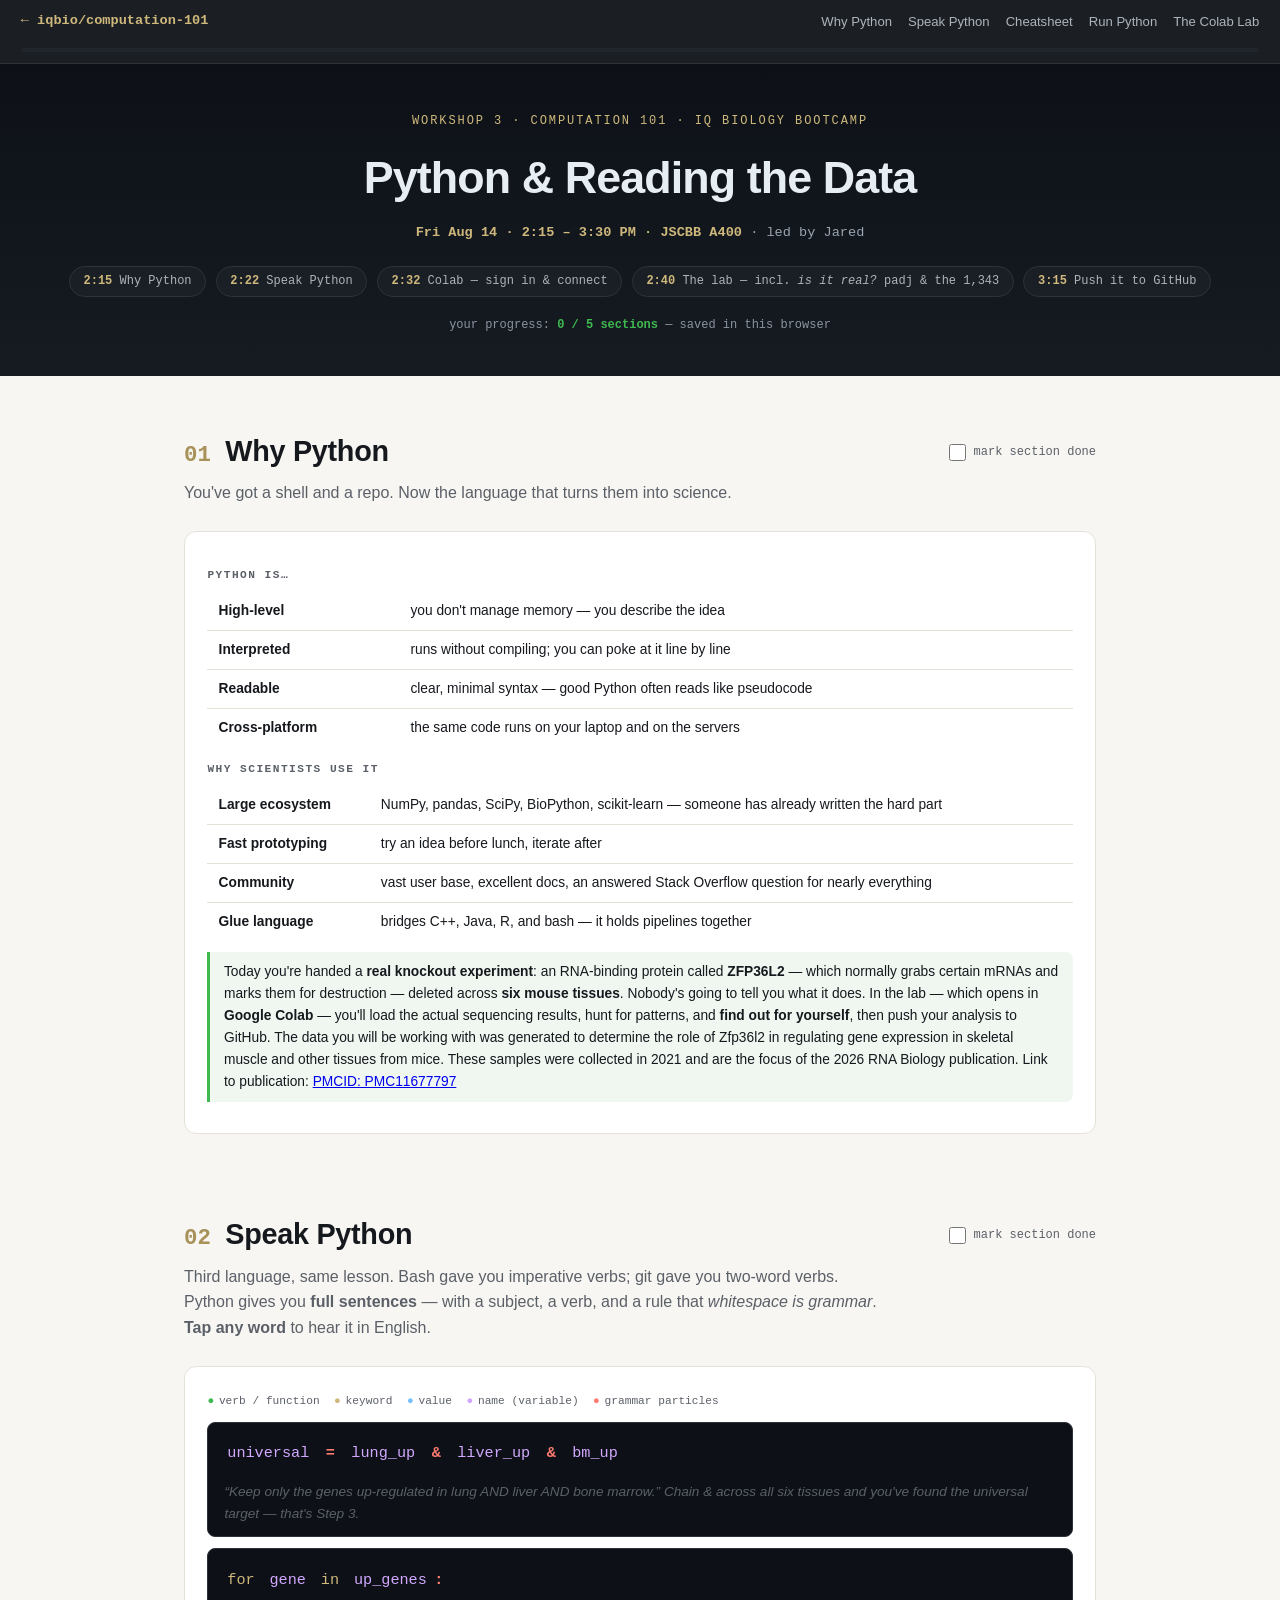
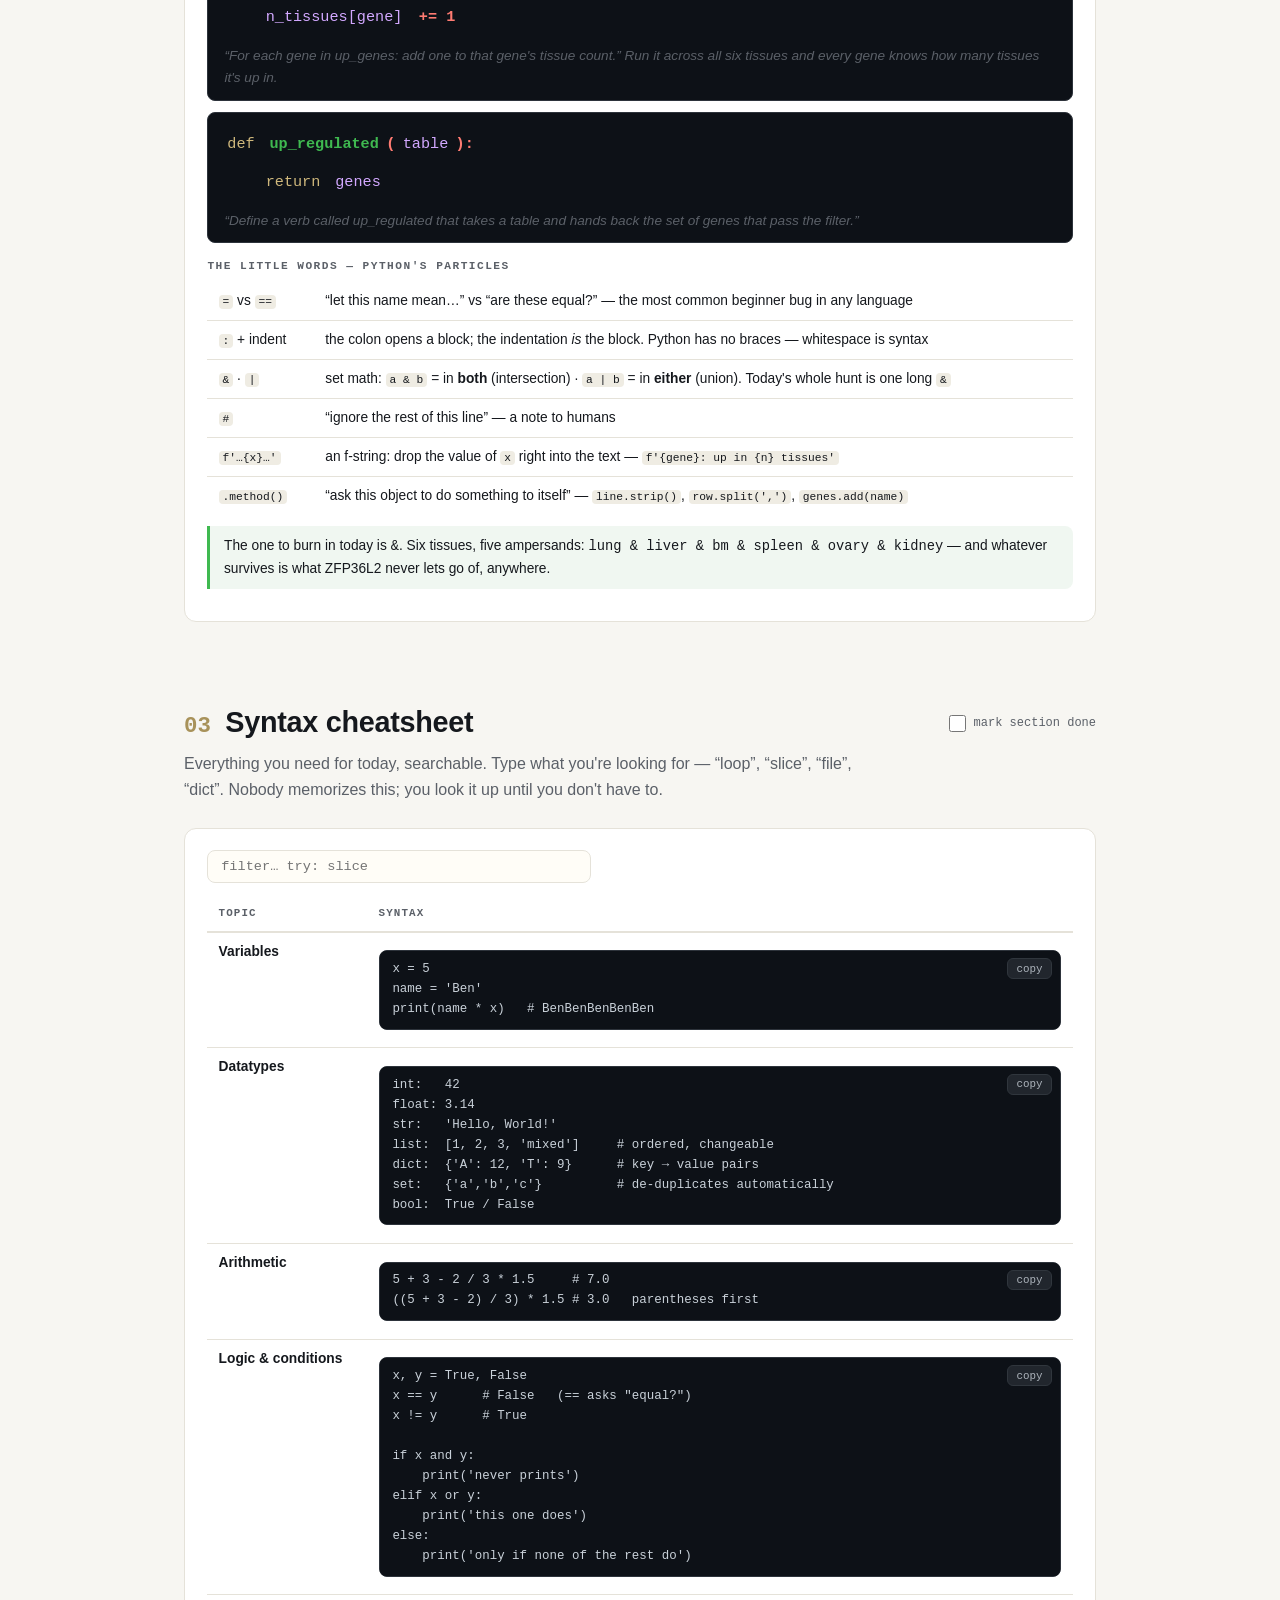
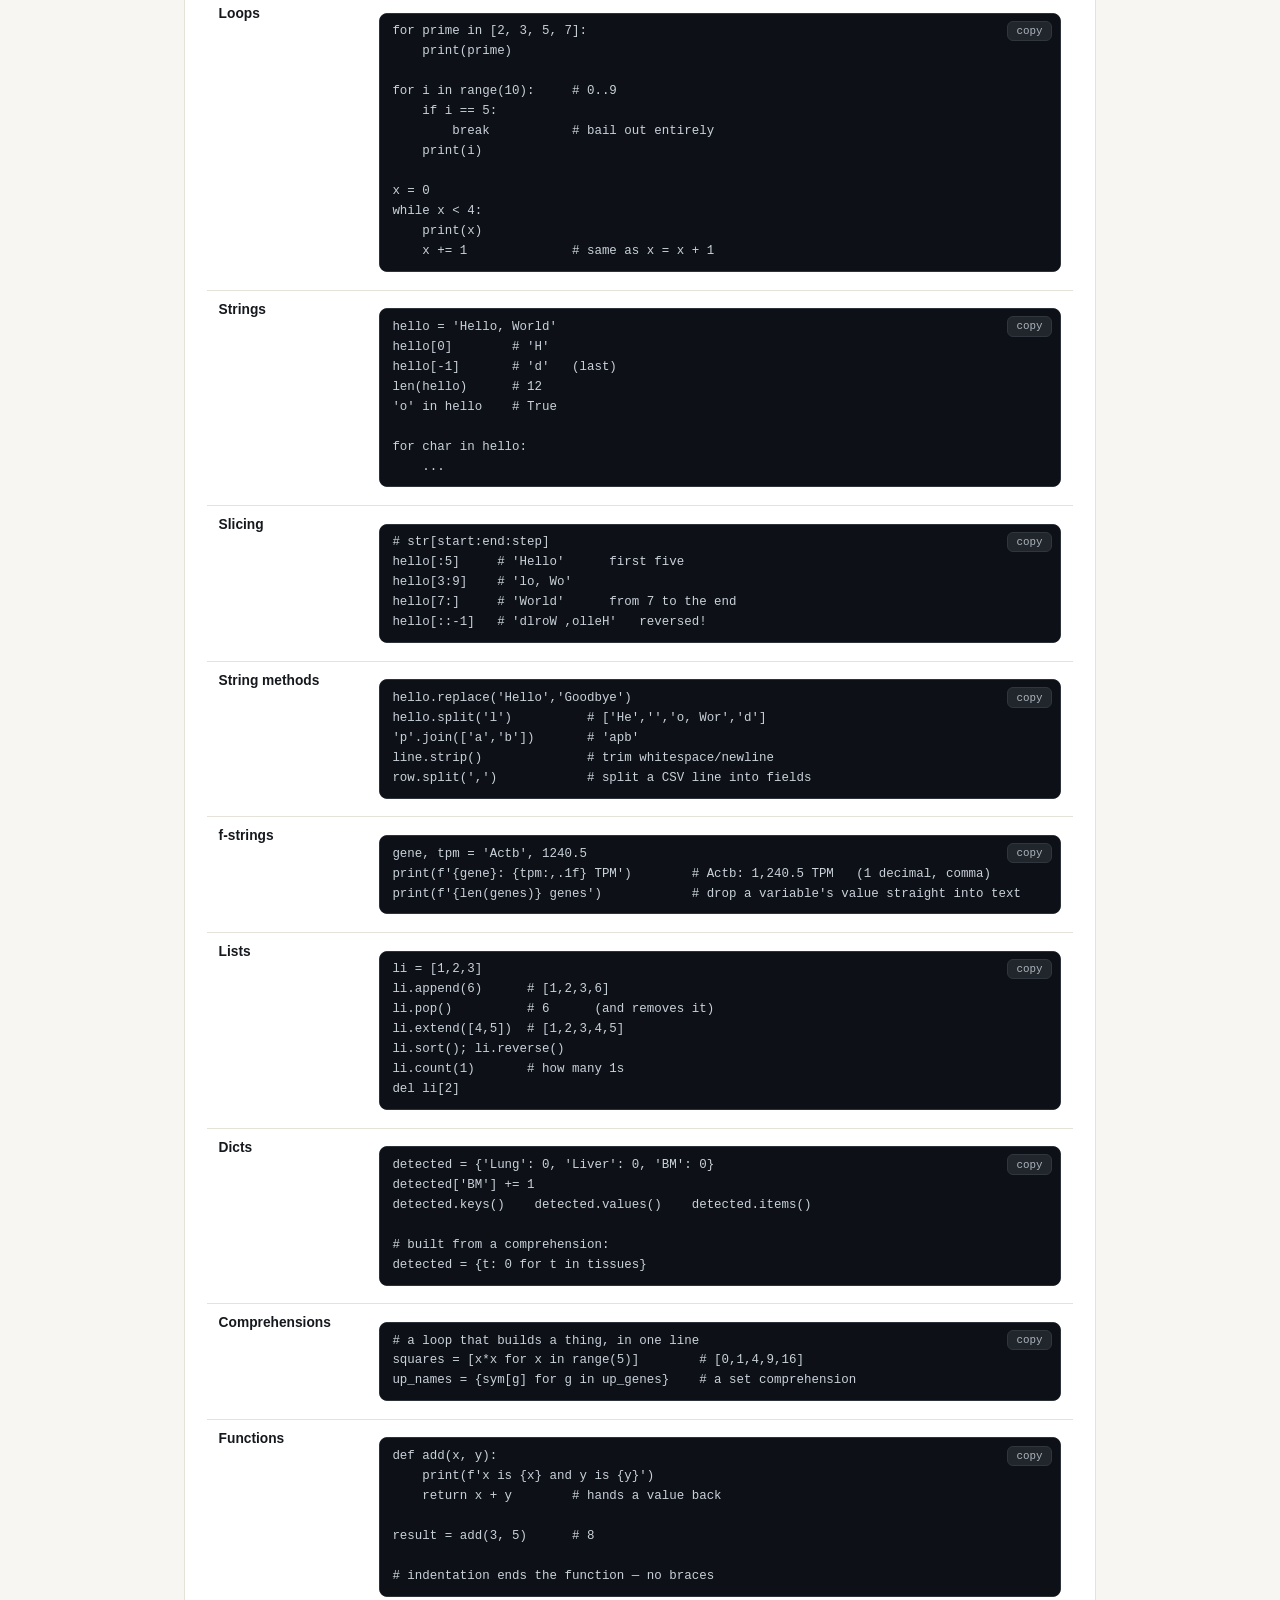
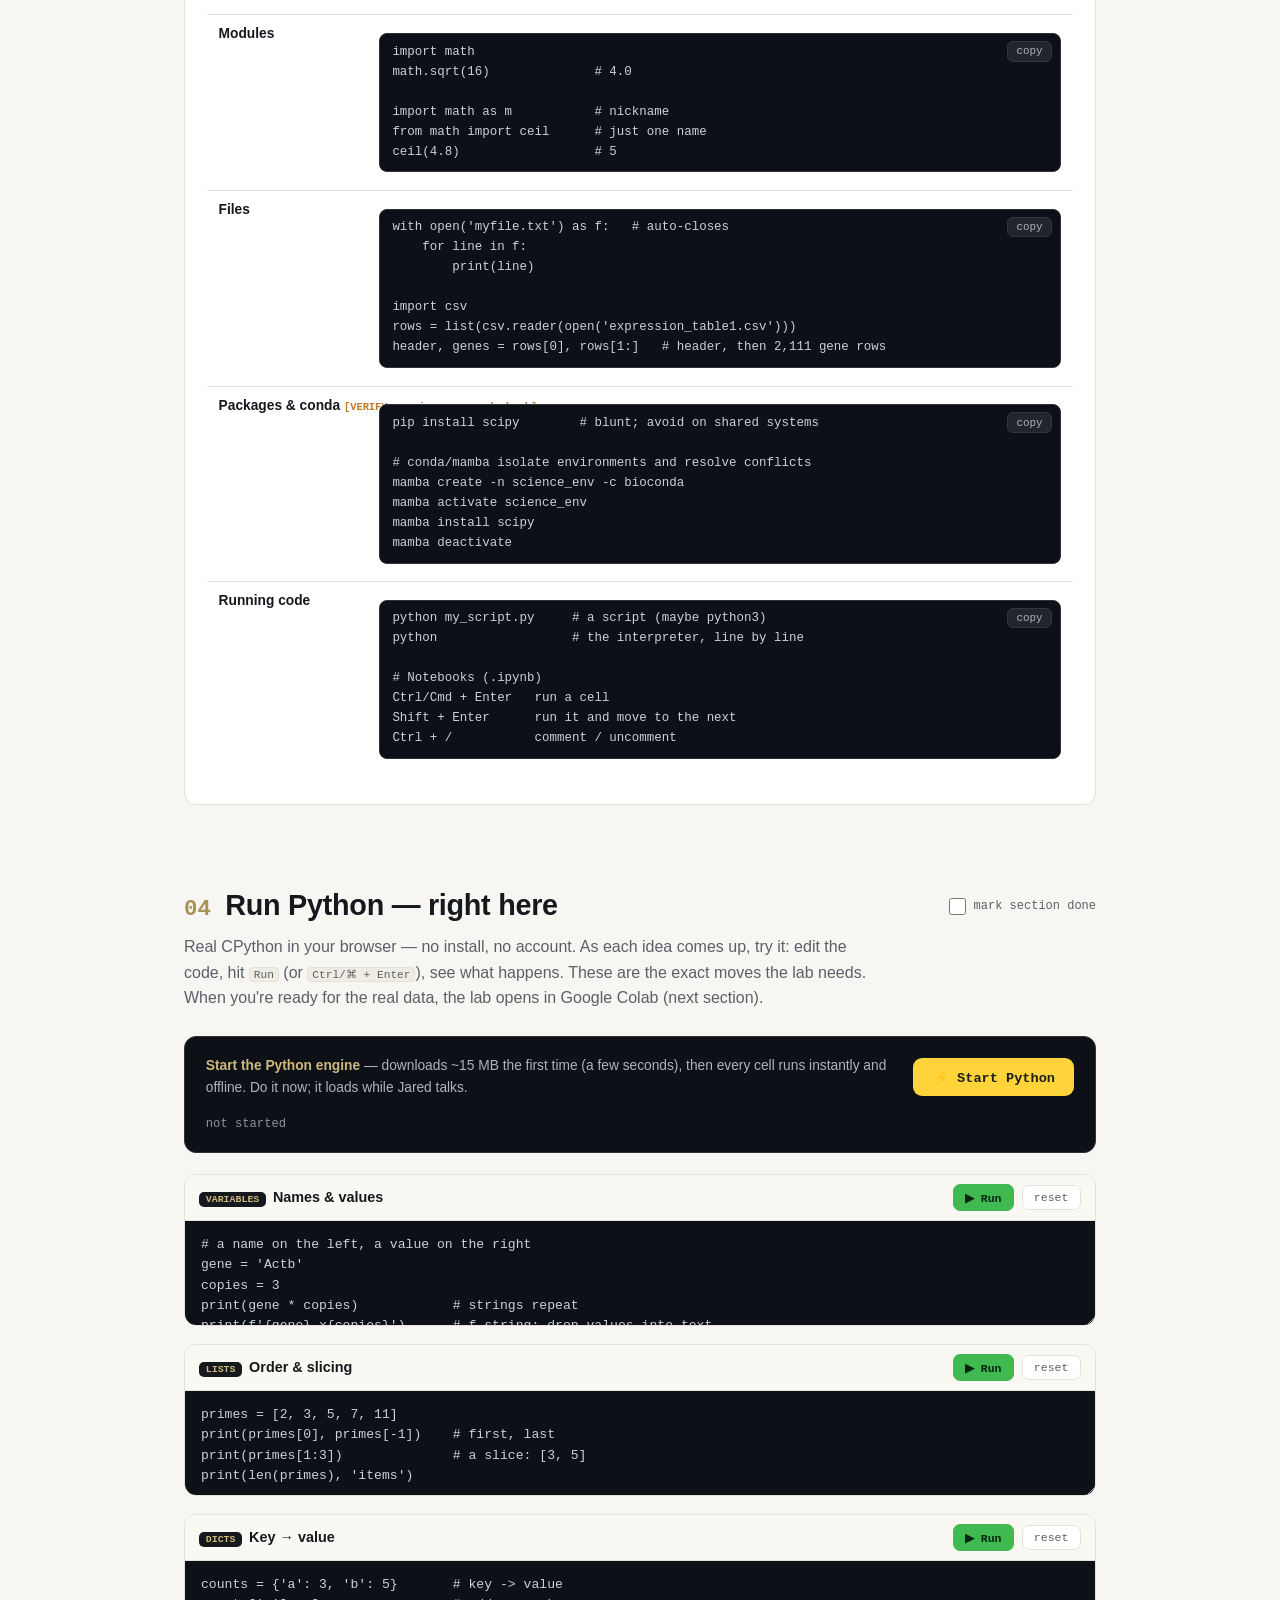
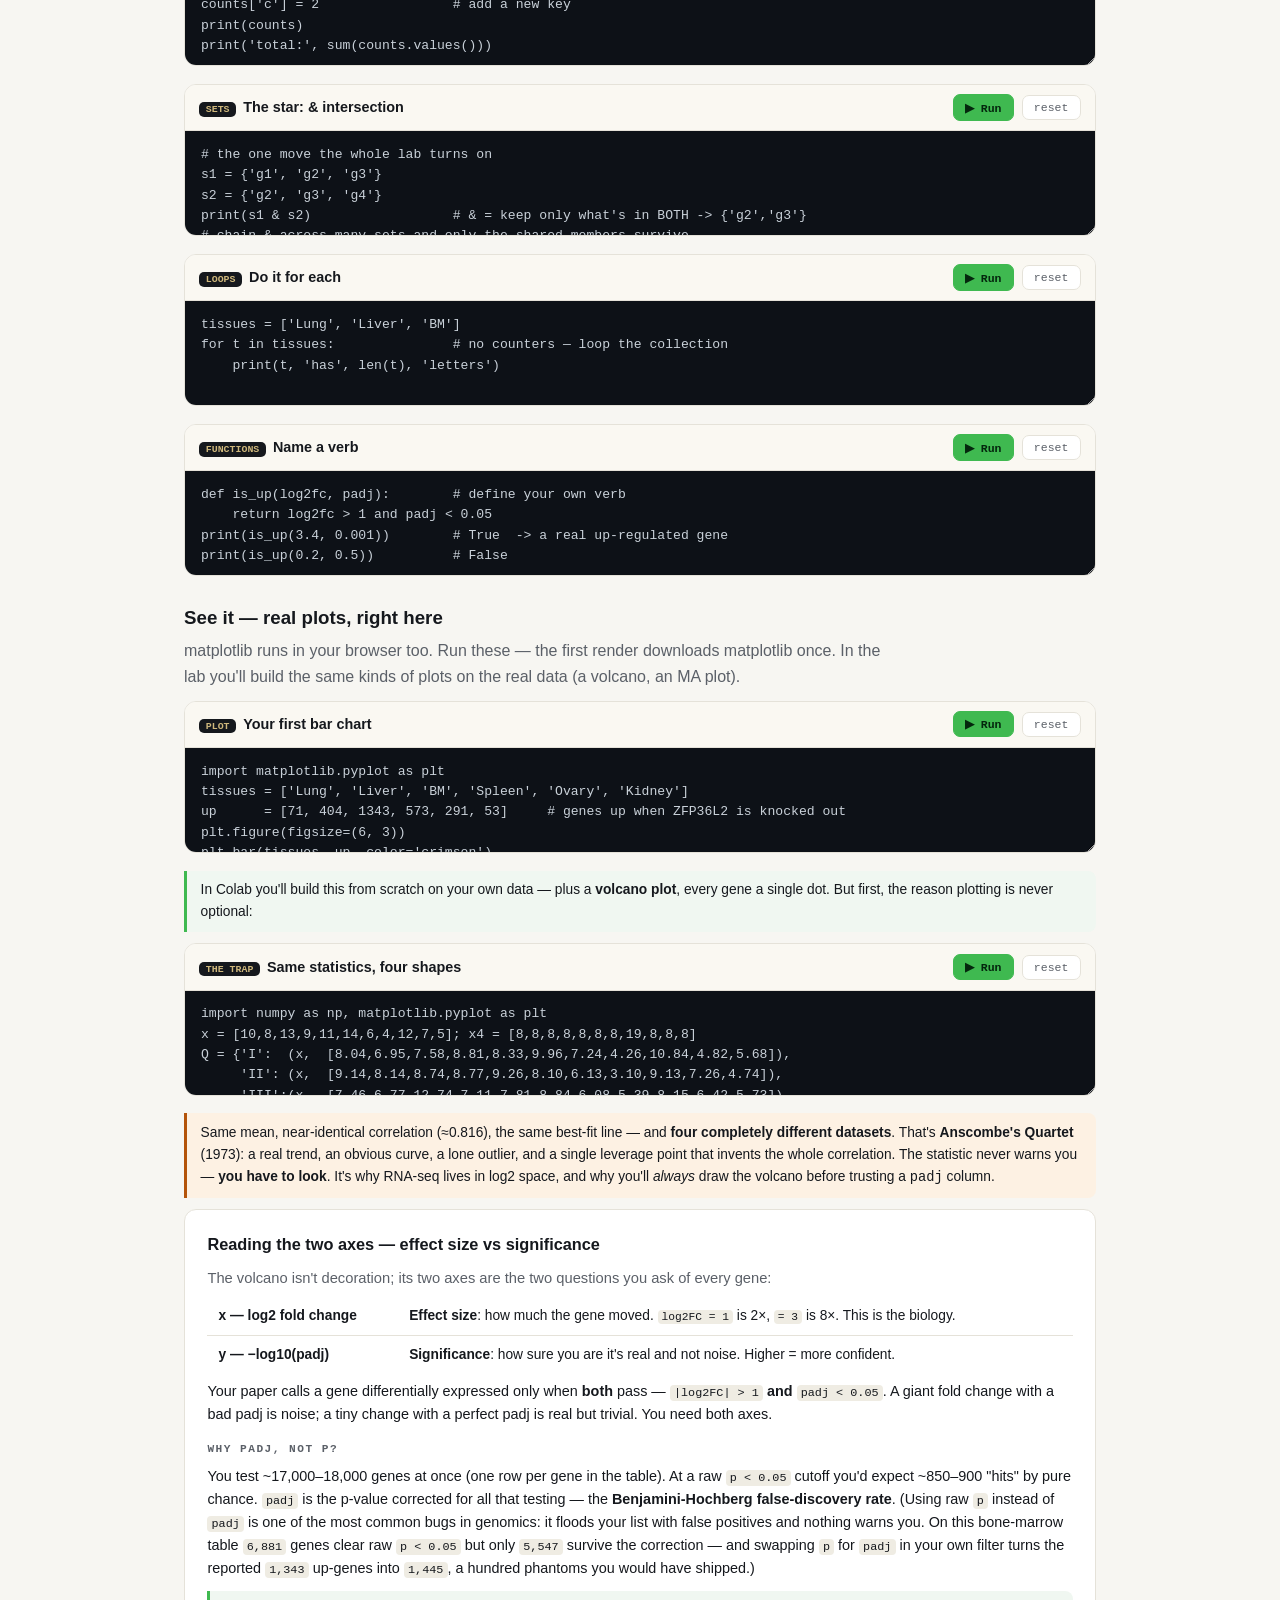
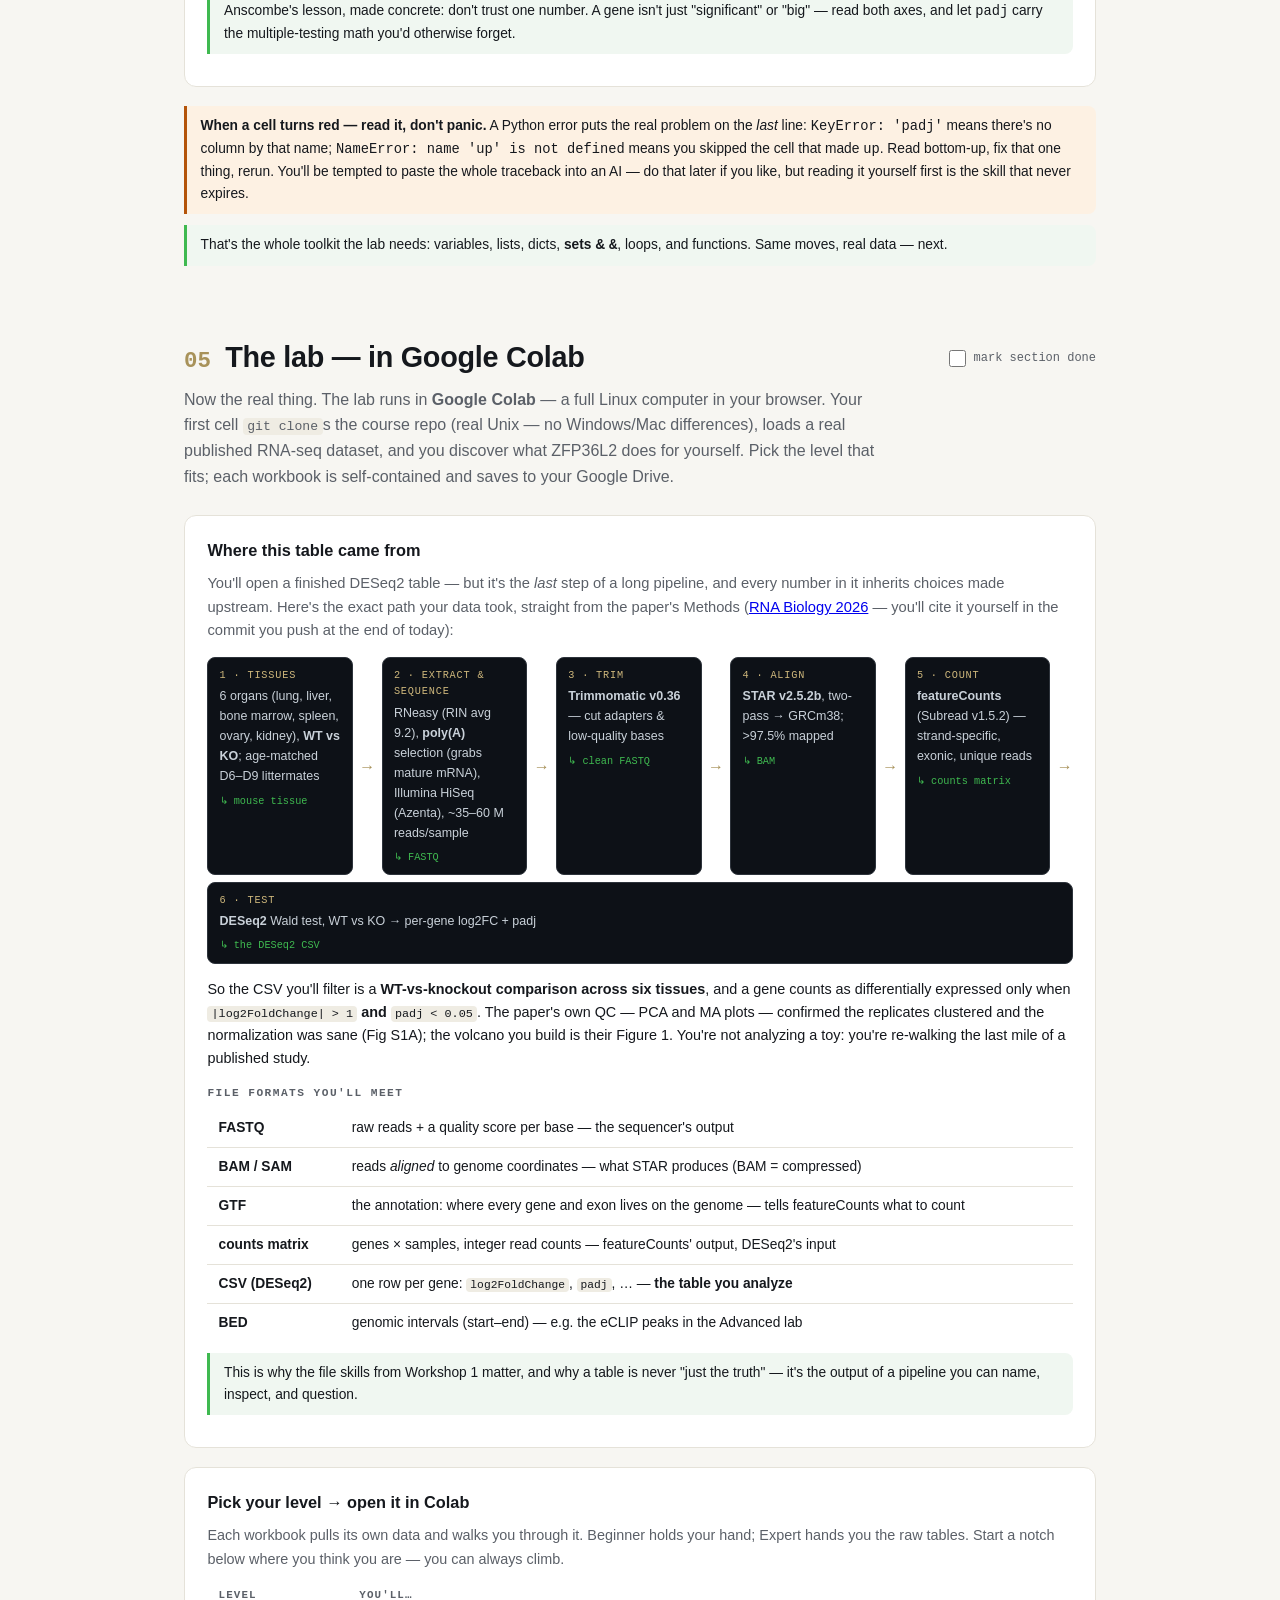
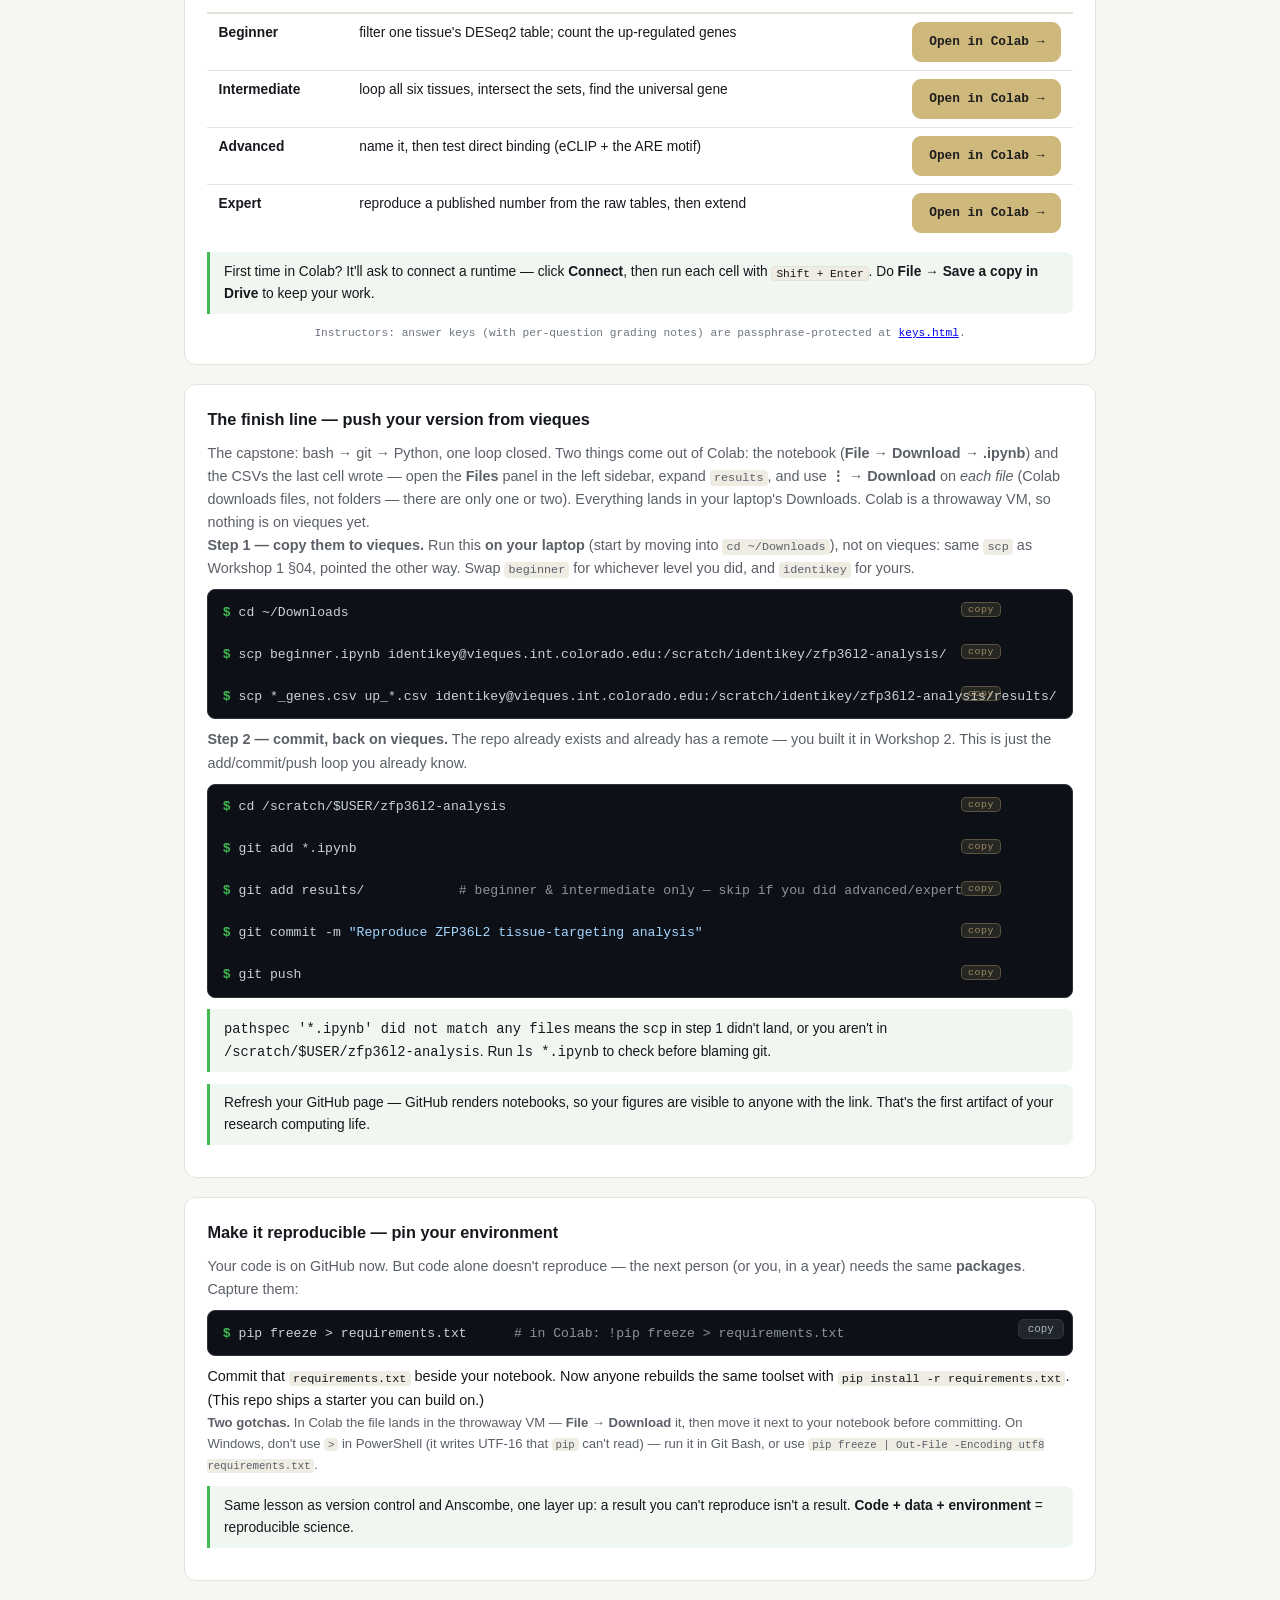
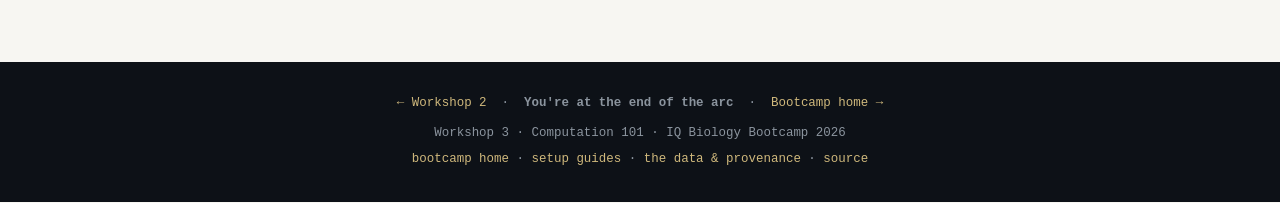
<file: workshop3.html>
<!DOCTYPE html>
<html lang="en">

<head>
  <meta charset="UTF-8">
  <meta name="viewport" content="width=device-width, initial-scale=1.0">
  <title>Workshop 3 · Python &amp; Reading the Data · Computation 101</title>
  <meta name="description"
    content="Interactive follow-along for IQ Biology Computation 101 Workshop 3: Python fundamentals through a real published RNA-seq dataset — the ZFP36L2 knockout. CU Boulder BioFrontiers.">
  <style>
    :root {
      --gold: #CFB87C;
      --gold-dark: #a8925a;
      --ink: #15181d;
      --bg: #f7f6f2;
      --card: #fff;
      --gray: #5b6068;
      --line: #e5e2d9;
      --term-bg: #0d1117;
      --term-border: #2d333b;
      --term-green: #3fb950;
      --term-text: #c9d1d9;
      --a: #79c0ff;
      --t: #f0a35e;
      --g: #3fb950;
      --c: #d2a8ff;
      --mono: ui-monospace, 'SF Mono', 'Cascadia Code', Menlo, Consolas, monospace;
      --sans: -apple-system, BlinkMacSystemFont, 'Segoe UI', Roboto, Helvetica, Arial, sans-serif;
    }

    * {
      margin: 0;
      padding: 0;
      box-sizing: border-box
    }

    html {
      scroll-behavior: smooth
    }

    body {
      font-family: var(--sans);
      background: var(--bg);
      color: var(--ink);
      line-height: 1.6
    }

    nav {
      position: sticky;
      top: 0;
      z-index: 50;
      background: rgba(13, 17, 23, .94);
      backdrop-filter: blur(8px);
      display: flex;
      align-items: center;
      gap: 1rem;
      padding: .65rem 1.3rem;
      border-bottom: 1px solid var(--term-border);
      flex-wrap: wrap
    }

    nav .brand {
      font-family: var(--mono);
      font-size: .85rem;
      color: var(--gold);
      text-decoration: none;
      font-weight: 600
    }

    nav .links {
      display: flex;
      gap: 1rem;
      flex-wrap: wrap;
      margin-left: auto
    }

    nav .links a {
      color: #adb4bc;
      text-decoration: none;
      font-size: .82rem
    }

    nav .links a:hover {
      color: var(--gold)
    }

    .navprog {
      width: 100%;
      height: 4px;
      background: #21262d;
      border-radius: 2px;
      overflow: hidden
    }

    .navprog span {
      display: block;
      height: 100%;
      width: 0;
      background: linear-gradient(90deg, var(--gold), var(--term-green));
      transition: width .4s ease
    }

    header {
      background: linear-gradient(180deg, #0d1117, #161b22);
      color: #e6edf3;
      padding: 3rem 1.5rem 2.6rem;
      text-align: center
    }

    .kicker {
      font-family: var(--mono);
      font-size: .75rem;
      letter-spacing: .16em;
      text-transform: uppercase;
      color: var(--gold);
      margin-bottom: .7rem
    }

    header h1 {
      font-size: clamp(1.8rem, 5vw, 2.8rem);
      letter-spacing: -.02em;
      margin-bottom: .5rem
    }

    header .meta {
      font-family: var(--mono);
      font-size: .85rem;
      color: #9aa4af
    }

    header .meta b {
      color: var(--gold)
    }

    .agenda {
      display: flex;
      gap: .6rem;
      justify-content: center;
      flex-wrap: wrap;
      margin-top: 1.4rem
    }

    .ag {
      font-family: var(--mono);
      font-size: .75rem;
      border: 1px solid var(--term-border);
      border-radius: 999px;
      padding: .3rem .85rem;
      color: #adb4bc;
      background: rgba(255, 255, 255, .03)
    }

    .ag b {
      color: var(--gold)
    }

    .prognote {
      font-family: var(--mono);
      font-size: .75rem;
      color: #8b949e;
      margin-top: 1.2rem
    }

    .prognote b {
      color: var(--term-green)
    }

    section {
      max-width: 60rem;
      margin: 0 auto;
      padding: 3.2rem 1.5rem .4rem
    }

    .sec-head {
      display: flex;
      align-items: baseline;
      gap: .9rem;
      margin-bottom: .4rem;
      flex-wrap: wrap
    }

    .sec-num {
      font-family: var(--mono);
      font-weight: 700;
      font-size: 1.4rem;
      color: var(--gold-dark)
    }

    section h2 {
      font-size: clamp(1.35rem, 3vw, 1.8rem);
      letter-spacing: -.01em
    }

    .done-toggle {
      margin-left: auto;
      display: flex;
      align-items: center;
      gap: .45rem;
      font-family: var(--mono);
      font-size: .75rem;
      color: var(--gray);
      cursor: pointer;
      user-select: none;
      white-space: nowrap
    }

    .done-toggle input {
      width: 17px;
      height: 17px;
      accent-color: var(--gold-dark);
      cursor: pointer
    }

    .sec-sub {
      color: var(--gray);
      max-width: 44rem;
      margin-bottom: 1.6rem
    }

    .panel {
      background: var(--card);
      border: 1px solid var(--line);
      border-radius: 12px;
      padding: 1.3rem 1.4rem;
      margin-bottom: 1.2rem
    }

    .panel h3 {
      font-size: 1.02rem;
      margin-bottom: .6rem
    }

    .panel h4 {
      font-family: var(--mono);
      font-size: .7rem;
      letter-spacing: .13em;
      text-transform: uppercase;
      color: var(--gray);
      margin: .9rem 0 .4rem
    }

    .snip {
      position: relative;
      background: var(--term-bg);
      border-radius: 8px;
      margin: .6rem 0;
      border: 1px solid var(--term-border)
    }

    .snip pre {
      padding: .7rem 4.2rem .7rem .9rem;
      overflow-x: auto;
      font-family: var(--mono);
      font-size: .82rem;
      color: var(--term-text)
    }

    .snip .p {
      color: var(--term-green);
      font-weight: 600
    }

    .snip .c {
      color: #8b949e
    }

    .snip .k {
      color: #ff7b72
    }

    .snip .s {
      color: #a5d6ff
    }

    .copybtn {
      position: absolute;
      top: .45rem;
      right: .5rem;
      z-index: 2;
      font-family: var(--mono);
      font-size: .68rem;
      background: #21262d;
      color: #adb4bc;
      border: 1px solid #30363d;
      border-radius: 6px;
      padding: .2rem .55rem;
      cursor: pointer
    }

    .copybtn:hover {
      color: var(--gold);
      border-color: var(--gold-dark)
    }

    .copybtn.done {
      background: #3fb950;
      color: #0d1117;
      border-color: #3fb950
    }

    .expect {
      font-family: var(--mono);
      font-size: .78rem;
      color: #8b949e;
      background: #161b22;
      border-top: 1px dashed #30363d;
      padding: .55rem .9rem;
      border-radius: 0 0 8px 8px;
      white-space: pre-wrap;
      margin: 0
    }

    .tip {
      border-left: 3px solid var(--term-green);
      background: #f0f7f1;
      padding: .55rem .85rem;
      border-radius: 0 8px 8px 0;
      font-size: .86rem;
      margin: .7rem 0
    }

    .warn {
      border-left: 3px solid #b4540a;
      background: #fdf1e3;
      padding: .55rem .85rem;
      border-radius: 0 8px 8px 0;
      font-size: .86rem;
      margin: .7rem 0
    }

    table {
      width: 100%;
      border-collapse: collapse;
      font-size: .86rem;
      margin: .4rem 0
    }

    th {
      font-family: var(--mono);
      font-size: .68rem;
      letter-spacing: .1em;
      text-transform: uppercase;
      color: var(--gray);
      text-align: left;
      padding: .5rem .7rem;
      border-bottom: 2px solid var(--line)
    }

    td {
      padding: .5rem .7rem;
      border-bottom: 1px solid var(--line);
      vertical-align: top
    }

    tr:last-child td {
      border-bottom: none
    }

    td code,
    p code,
    li code {
      font-family: var(--mono);
      font-size: .82em;
      background: #efece3;
      border-radius: 4px;
      padding: .08em .35em
    }

    /* grammar */
    .gram {
      background: var(--term-bg);
      border: 1px solid var(--term-border);
      border-radius: 8px;
      padding: .85rem 1rem .7rem;
      margin: .7rem 0
    }

    .gram-cmd {
      font-family: var(--mono);
      font-size: .95rem;
      line-height: 2.1
    }

    .tk {
      cursor: pointer;
      display: inline-block;
      border-bottom: 2px solid transparent;
      border-radius: 4px;
      padding: .12rem .18rem;
      transition: background .15s
    }

    .tk:hover {
      background: rgba(255, 255, 255, .07)
    }

    .tk:focus-visible {
      outline: 2px solid var(--gold);
      outline-offset: 2px
    }

    .tk-v {
      color: var(--term-green);
      font-weight: 700
    }

    .tk-f {
      color: var(--gold)
    }

    .tk-o {
      color: #79c0ff
    }

    .tk-h {
      color: #d2a8ff
    }

    .tk-s {
      color: #ff7b72;
      font-weight: 700;
      padding: .12rem .28rem
    }

    .gram-say {
      font-size: .85rem;
      color: var(--gray);
      margin-top: .45rem;
      font-style: italic;
      min-height: 1.3em
    }

    .gram-legend {
      display: flex;
      gap: .9rem;
      flex-wrap: wrap;
      font-family: var(--mono);
      font-size: .7rem;
      color: var(--gray);
      margin: .3rem 0 .7rem
    }

    .gram-legend span::before {
      content: '●';
      margin-right: .3rem
    }

    .lg-v::before {
      color: var(--term-green)
    }

    .lg-f::before {
      color: var(--gold)
    }

    .lg-o::before {
      color: #79c0ff
    }

    .lg-h::before {
      color: #d2a8ff
    }

    .lg-s::before {
      color: #ff7b72
    }

    .filter {
      font-family: var(--mono);
      font-size: .85rem;
      padding: .5rem .8rem;
      border: 1px solid var(--line);
      border-radius: 8px;
      background: #fffdf7;
      width: 100%;
      max-width: 24rem;
      margin-bottom: .5rem
    }

    .filter:focus {
      outline: 2px solid var(--gold)
    }

    .cheat table {
      width: 100%;
      table-layout: fixed
    }

    .cheat table th:first-child,
    .cheat table td:first-child {
      width: 160px;
      white-space: nowrap;
      font-weight: 600
    }

    .cheat table td:last-child {
      min-width: 0;
      width: auto
    }

    .cheat .snip {
      max-width: 100%;
      min-width: 0;
      position: relative
    }

    .cheat pre {
      margin: 0;
      padding: .55rem 4.2rem .55rem .8rem;
      font-family: var(--mono);
      font-size: .78rem;
      color: var(--term-text);
      background: var(--term-bg);
      border-radius: 6px;
      overflow-x: auto
    }

    .cheat tbody td {
      vertical-align: top
    }

    /* DNA lab */
    .lab {
      background: var(--term-bg);
      border: 1px solid var(--term-border);
      border-radius: 10px;
      padding: 1rem;
      margin: .8rem 0
    }

    .lab-in {
      display: flex;
      gap: .5rem;
      flex-wrap: wrap;
      margin-bottom: .7rem
    }

    .lab-in textarea {
      flex: 1;
      min-width: 240px;
      min-height: 3.4rem;
      background: #161b22;
      color: var(--term-text);
      border: 1px solid #30363d;
      border-radius: 7px;
      font-family: var(--mono);
      font-size: .8rem;
      padding: .5rem .6rem;
      resize: vertical
    }

    .lab-in textarea:focus {
      outline: 2px solid var(--gold)
    }

    .labbtns {
      display: flex;
      flex-direction: column;
      gap: .35rem
    }

    .lbtn {
      font-family: var(--mono);
      font-size: .72rem;
      background: #21262d;
      color: var(--term-text);
      border: 1px solid #30363d;
      border-radius: 6px;
      padding: .35rem .7rem;
      cursor: pointer;
      white-space: nowrap
    }

    .lbtn:hover {
      border-color: var(--gold-dark);
      color: var(--gold)
    }

    .lbtn:focus-visible {
      outline: 2px solid var(--gold)
    }

    .lab-err {
      color: #f47067;
      font-family: var(--mono);
      font-size: .75rem;
      min-height: 1.2em
    }

    .lab-grid {
      display: grid;
      grid-template-columns: 1fr 1fr;
      gap: 1rem;
      margin-top: .6rem
    }

    @media(max-width:700px) {
      .lab-grid {
        grid-template-columns: 1fr
      }
    }

    .lab-card {
      background: #161b22;
      border: 1px solid #30363d;
      border-radius: 8px;
      padding: .7rem .85rem
    }

    .lab-card h5 {
      font-family: var(--mono);
      font-size: .66rem;
      letter-spacing: .1em;
      text-transform: uppercase;
      color: #8b949e;
      margin-bottom: .5rem;
      font-weight: 600
    }

    .bar-row {
      display: flex;
      align-items: center;
      gap: .5rem;
      margin-bottom: .3rem;
      font-family: var(--mono);
      font-size: .75rem
    }

    .bar-row .nuc {
      width: 1.1em;
      font-weight: 700
    }

    .bar-row .track {
      flex: 1;
      background: #0d1117;
      border-radius: 3px;
      height: 13px;
      overflow: hidden
    }

    .bar-row .fill {
      height: 100%;
      border-radius: 3px;
      transition: width .35s ease
    }

    .bar-row .val {
      color: #8b949e;
      min-width: 6.5em;
      text-align: right
    }

    .nuc-A {
      color: var(--a)
    }

    .fill-A {
      background: var(--a)
    }

    .nuc-T {
      color: var(--t)
    }

    .fill-T {
      background: var(--t)
    }

    .nuc-G {
      color: var(--g)
    }

    .fill-G {
      background: var(--g)
    }

    .nuc-C {
      color: var(--c)
    }

    .fill-C {
      background: var(--c)
    }

    .big {
      font-family: var(--mono);
      font-size: 1.9rem;
      font-weight: 700;
      color: var(--gold);
      line-height: 1.2
    }

    .sub {
      font-family: var(--mono);
      font-size: .72rem;
      color: #8b949e
    }

    .seqout {
      font-family: var(--mono);
      font-size: .75rem;
      color: var(--term-text);
      word-break: break-all;
      line-height: 1.7
    }

    .seqout .lbl {
      color: #8b949e;
      display: block;
      margin-top: .4rem
    }

    .pep {
      font-family: var(--mono);
      font-size: .8rem;
      color: var(--term-green);
      word-break: break-all
    }

    .stopc {
      color: #f47067;
      font-weight: 700
    }

    .lab-note {
      font-family: var(--mono);
      font-size: .7rem;
      color: #6e7681;
      margin-top: .7rem;
      text-align: center
    }

    /* exercises */
    .ex {
      border: 1px solid var(--line);
      border-radius: 10px;
      background: var(--card);
      margin-bottom: .7rem;
      padding: .9rem 1rem
    }

    .ex-head {
      display: flex;
      gap: .7rem;
      align-items: flex-start
    }

    .ex-head input {
      width: 18px;
      height: 18px;
      accent-color: var(--gold-dark);
      cursor: pointer;
      flex-shrink: 0;
      margin-top: .15rem
    }

    .ex-head p {
      font-size: .92rem
    }

    .ex.done .ex-head p {
      opacity: .55;
      text-decoration: line-through
    }

    .ex details {
      margin: .5rem 0 0 1.7rem
    }

    .ex summary {
      cursor: pointer;
      font-family: var(--mono);
      font-size: .73rem;
      color: var(--gold-dark);
      user-select: none
    }

    .ex details[open] summary {
      color: var(--gray)
    }

    .ex .snip {
      margin: .45rem 0 0
    }

    .levels {
      display: flex;
      gap: .4rem;
      flex-wrap: wrap;
      margin-bottom: 1rem
    }

    .levels button {
      font-family: var(--mono);
      font-size: .78rem;
      padding: .4rem 1rem;
      border-radius: 999px;
      border: 1px solid var(--line);
      background: #fff;
      color: var(--gray);
      cursor: pointer;
      font-weight: 600
    }

    .levels button.on {
      background: var(--ink);
      color: var(--gold);
      border-color: var(--ink)
    }

    .lvl {
      display: none
    }

    .lvl.on {
      display: block
    }

    .launch {
      display: flex;
      gap: .7rem;
      flex-wrap: wrap;
      margin: .8rem 0
    }

    .lgo {
      display: inline-block;
      font-family: var(--mono);
      font-size: .8rem;
      font-weight: 700;
      text-decoration: none;
      border-radius: 9px;
      padding: .6rem 1.1rem;
      border: 1px solid var(--line);
      background: #fff;
      color: var(--ink)
    }

    .lgo.primary {
      background: var(--gold);
      border-color: var(--gold);
      color: #1d1d1d
    }

    .lgo:hover {
      transform: translateY(-1px)
    }

    /* python engine + runnable cells */
    .engine {
      background: var(--term-bg);
      border: 1px solid var(--term-border);
      border-radius: 12px;
      padding: 1.1rem 1.3rem;
      margin-bottom: 1.3rem;
      display: flex;
      align-items: center;
      gap: 1rem;
      flex-wrap: wrap
    }

    .engine .etxt {
      color: #adb4bc;
      font-size: .86rem;
      flex: 1;
      min-width: 14rem
    }

    .engine .etxt b {
      color: var(--gold)
    }

    .ebtn {
      font-family: var(--mono);
      font-weight: 700;
      font-size: .85rem;
      background: #FFD43B;
      color: #1d1d1d;
      border: none;
      border-radius: 9px;
      padding: .65rem 1.2rem;
      cursor: pointer;
      white-space: nowrap
    }

    .ebtn:hover {
      filter: brightness(1.06)
    }

    .ebtn:disabled {
      opacity: .5;
      cursor: not-allowed
    }

    .estat {
      font-family: var(--mono);
      font-size: .76rem;
      color: #8b949e;
      flex-basis: 100%
    }

    .estat.ready {
      color: var(--term-green)
    }

    .estat.bad {
      color: #f47067
    }

    .cell {
      border: 1px solid var(--line);
      border-radius: 12px;
      background: var(--card);
      margin-bottom: 1.1rem;
      overflow: hidden
    }

    .cell.pass {
      border-color: #2ea44f;
      box-shadow: 0 0 0 1px rgba(46, 164, 79, .18)
    }

    .cell-bar {
      display: flex;
      align-items: center;
      gap: .5rem;
      padding: .6rem .9rem;
      background: #faf8f2;
      border-bottom: 1px solid var(--line);
      flex-wrap: wrap
    }

    .cell-title {
      font-weight: 700;
      font-size: .9rem;
      flex: 1;
      min-width: 11rem
    }

    .cell-title .cbadge {
      font-family: var(--mono);
      font-size: .62rem;
      background: var(--ink);
      color: var(--gold);
      border-radius: 5px;
      padding: .1rem .4rem;
      margin-right: .45rem
    }

    .cbtn {
      font-family: var(--mono);
      font-size: .72rem;
      border-radius: 7px;
      padding: .32rem .7rem;
      cursor: pointer;
      border: 1px solid var(--line);
      background: #fff;
      color: var(--gray)
    }

    .cbtn:hover {
      border-color: var(--gold-dark);
      color: var(--ink)
    }

    .cbtn.run {
      background: var(--term-green);
      border-color: var(--term-green);
      color: #04260d;
      font-weight: 700
    }

    .cbtn.run:hover {
      filter: brightness(1.07)
    }

    .cbtn:disabled {
      opacity: .45;
      cursor: not-allowed
    }

    .code {
      width: 100%;
      border: none;
      outline: none;
      background: var(--term-bg);
      color: var(--term-text);
      font-family: var(--mono);
      font-size: .82rem;
      line-height: 1.55;
      padding: .85rem 1rem;
      resize: vertical;
      min-height: 6.5rem;
      display: block;
      tab-size: 4
    }

    .code:focus {
      box-shadow: inset 0 0 0 2px var(--gold)
    }

    .out {
      background: #161b22;
      color: var(--term-text);
      font-family: var(--mono);
      font-size: .79rem;
      padding: .7rem 1rem;
      white-space: pre-wrap;
      word-break: break-word;
      max-height: 24rem;
      overflow-y: auto;
      border-top: 1px dashed #30363d;
      margin: 0;
      display: none
    }

    .out.show {
      display: block
    }

    .out .oerr {
      color: #f47067
    }

    .out img {
      max-width: 100%;
      border-radius: 6px;
      margin-top: .5rem;
      background: #fff;
      display: block
    }

    .grade {
      font-family: var(--mono);
      font-size: .76rem;
      padding: .5rem 1rem;
      display: none
    }

    .grade.show {
      display: block
    }

    .grade.ok {
      background: var(--okbg);
      color: var(--ok)
    }

    .grade.bad {
      background: #fdeeee;
      color: #b23434
    }

    .cell details {
      padding: .5rem 1rem .7rem
    }

    .cell summary {
      cursor: pointer;
      font-family: var(--mono);
      font-size: .73rem;
      color: var(--gold-dark);
      user-select: none
    }

    .cell details p {
      font-size: .85rem;
      color: var(--gray);
      margin-top: .35rem
    }

    .kbd {
      font-family: var(--mono);
      font-size: .7rem;
      background: #efece3;
      border: 1px solid var(--line);
      border-radius: 4px;
      padding: .05em .35em
    }

    .launch {
      display: flex;
      gap: .7rem;
      flex-wrap: wrap;
      margin: .6rem 0
    }

    .lgo {
      font-family: var(--mono);
      font-size: .8rem;
      text-decoration: none;
      border: 1px solid var(--line);
      border-radius: 9px;
      padding: .55rem 1rem;
      color: var(--ink);
      background: #fff
    }

    .lgo:hover {
      border-color: var(--gold-dark)
    }

    .lgo.primary {
      background: var(--gold);
      border-color: var(--gold);
      font-weight: 700
    }

    .levels-tbl th:last-child,
    .levels-tbl td:last-child {
      width: 1%;
      white-space: nowrap;
      text-align: right
    }

    .levels-tbl td:first-child {
      white-space: nowrap
    }

    @media(max-width:560px) {

      .levels-tbl,
      .levels-tbl thead,
      .levels-tbl tbody,
      .levels-tbl tr,
      .levels-tbl td {
        display: block;
        width: auto
      }

      .levels-tbl thead {
        display: none
      }

      .levels-tbl tr {
        border: 1px solid var(--line);
        border-radius: 9px;
        padding: .4rem .6rem;
        margin-bottom: .6rem
      }

      .levels-tbl td {
        border: none;
        padding: .2rem 0
      }

      .levels-tbl td:last-child {
        text-align: left;
        width: auto
      }

      .levels-tbl .lgo {
        display: block;
        text-align: center;
        margin-top: .3rem
      }
    }

    footer {
      margin-top: 3.5rem;
      background: var(--term-bg);
      color: #8b949e;
      text-align: center;
      padding: 2rem 1.5rem;
      font-family: var(--mono);
      font-size: .78rem
    }

    footer a {
      color: var(--gold);
      text-decoration: none
    }

    footer a:hover {
      text-decoration: underline
    }

    .reveal {
      opacity: 0;
      transform: translateY(18px);
      transition: opacity .6s ease, transform .6s ease
    }

    .reveal.in {
      opacity: 1;
      transform: none
    }

    @media(prefers-reduced-motion:reduce) {
      html {
        scroll-behavior: auto
      }

      .reveal {
        opacity: 1;
        transform: none;
        transition: none
      }

      .fill {
        transition: none
      }
    }

    /* ---------- small-screen safety (phones) ---------- */
    @media(max-width:600px) {
      section {
        padding-left: 1.1rem;
        padding-right: 1.1rem
      }

      table {
        display: block;
        overflow-x: auto
      }

      .cell-bar {
        flex-wrap: wrap;
        gap: .35rem
      }

      .gram-cmd {
        font-size: .85rem
      }

      .code,
      .filter {
        font-size: 16px
      }

      .pipe-flow>span {
        display: none
      }
    }

    /* per-line copy: one command at a time (bulk paste misfires in a real shell) */
    .snip pre {
      position: relative
    }

    .cmdline {
      display: block;
      position: relative;
      padding-right: 4rem
    }

    .cmdline:hover {
      background: rgba(207, 184, 124, .09)
    }

    .linecopy {
      position: absolute;
      right: .2rem;
      top: .02rem;
      font-family: var(--mono, ui-monospace, monospace);
      font-size: .62rem;
      letter-spacing: .05em;
      background: rgba(207, 184, 124, .18);
      color: #CFB87C;
      border: 1px solid rgba(207, 184, 124, .45);
      border-radius: 5px;
      padding: .06rem .4rem;
      cursor: pointer;
      opacity: .72;
      transition: opacity .12s, background .12s
    }

    .cmdline:hover .linecopy {
      opacity: 1;
      background: rgba(207, 184, 124, .3)
    }

    .linecopy:focus-visible {
      opacity: 1;
      outline: 2px solid #CFB87C;
      outline-offset: 1px
    }

    .linecopy.done {
      background: #3fb950;
      color: #0d1117;
      border-color: #3fb950;
      opacity: 1
    }

    /* a block-level copy button would collide with the first line's — hide it once per-line exists */
    .snip.perline>.copybtn {
      display: none
    }
  </style>
</head>

<body>

  <nav>
    <a class="brand" href="index.html">← iqbio/computation-101</a>
    <div class="links">
      <a href="#why">Why Python</a>
      <a href="#grammar">Speak Python</a>
      <a href="#cheat">Cheatsheet</a>
      <a href="#lecture">Run Python</a>
      <a href="#colab">The Colab Lab</a>
    </div>
    <div class="navprog"><span id="progBar"></span></div>
  </nav>

  <header>
    <p class="kicker">Workshop 3 · Computation 101 · IQ Biology Bootcamp</p>
    <h1>Python &amp; Reading the Data</h1>
    <p class="meta"><b>Fri Aug 14 · 2:15 – 3:30 PM · JSCBB A400</b> · led by Jared</p>
    <div class="agenda">
      <span class="ag"><b>2:15</b> Why Python</span>
      <span class="ag"><b>2:22</b> Speak Python</span>
      <span class="ag"><b>2:32</b> Colab — sign in &amp; connect</span>
      <span class="ag"><b>2:40</b> The lab — incl. <i>is it real?</i> padj &amp; the 1,343</span>
      <span class="ag"><b>3:15</b> Push it to GitHub</span>
    </div>
    <p class="prognote">your progress: <b id="progText">0 / 5 sections</b> — saved in this browser</p>
  </header>

  <section id="why">
    <div class="sec-head">
      <span class="sec-num">01</span>
      <h2>Why Python</h2>
      <label class="done-toggle"><input type="checkbox" class="secdone" data-sec="why">mark section done</label>
    </div>
    <p class="sec-sub">You've got a shell and a repo. Now the language that turns them into science.</p>
    <div class="panel reveal">
      <h4>Python is…</h4>
      <table>
        <tbody>
          <tr>
            <td><b>High-level</b></td>
            <td>you don't manage memory — you describe the idea</td>
          </tr>
          <tr>
            <td><b>Interpreted</b></td>
            <td>runs without compiling; you can poke at it line by line</td>
          </tr>
          <tr>
            <td><b>Readable</b></td>
            <td>clear, minimal syntax — good Python often reads like pseudocode</td>
          </tr>
          <tr>
            <td><b>Cross-platform</b></td>
            <td>the same code runs on your laptop and on the servers</td>
          </tr>
        </tbody>
      </table>
      <h4>Why scientists use it</h4>
      <table>
        <tbody>
          <tr>
            <td><b>Large ecosystem</b></td>
            <td>NumPy, pandas, SciPy, BioPython, scikit-learn — someone has already written the hard part</td>
          </tr>
          <tr>
            <td><b>Fast prototyping</b></td>
            <td>try an idea before lunch, iterate after</td>
          </tr>
          <tr>
            <td><b>Community</b></td>
            <td>vast user base, excellent docs, an answered Stack Overflow question for nearly everything</td>
          </tr>
          <tr>
            <td><b>Glue language</b></td>
            <td>bridges C++, Java, R, and bash — it holds pipelines together</td>
          </tr>
        </tbody>
      </table>
      <div class="tip">Today you're handed a <b>real knockout experiment</b>: an RNA-binding protein called
        <b>ZFP36L2</b> — which normally grabs certain mRNAs and marks them for destruction — deleted across
        <b>six mouse tissues</b>. Nobody's going to tell you what it does. In the lab — which opens in
        <b>Google Colab</b> — you'll load the actual sequencing results, hunt for patterns, and
        <b>find out for yourself</b>, then push your analysis to GitHub. The data you will be working with was
        generated to determine the role of Zfp36l2 in regulating gene expression in skeletal muscle and other tissues
        from mice. These samples were collected in 2021 and are the focus of the 2026 RNA Biology publication. Link
        to publication: <a href="https://pubmed.ncbi.nlm.nih.gov/42319349/" target="_blank"
          rel="noopener noreferrer">PMCID: PMC11677797</a>
      </div>
    </div>
  </section>

  <section id="grammar">
    <div class="sec-head">
      <span class="sec-num">02</span>
      <h2>Speak Python</h2>
      <label class="done-toggle"><input type="checkbox" class="secdone" data-sec="grammar">mark section done</label>
    </div>
    <p class="sec-sub">Third language, same lesson. Bash gave you imperative verbs; git gave you two-word verbs.
      Python gives you <b>full sentences</b> — with a subject, a verb, and a rule that <i>whitespace is grammar</i>.
      <b>Tap any word</b> to hear it in English.
    </p>
    <div class="panel reveal">
      <div class="gram-legend">
        <span class="lg-v">verb / function</span><span class="lg-f">keyword</span><span class="lg-o">value</span>
        <span class="lg-h">name (variable)</span><span class="lg-s">grammar particles</span>
      </div>

      <div class="gram">
        <div class="gram-cmd"><span class="tk tk-h"
            data-say="universal — a name you invented for the thing you're hunting: genes up-regulated in every tissue. The name goes left, the value right.">universal</span>
          <span class="tk tk-s"
            data-say="= — assignment, NOT equality. “Let this name refer to that value.” Testing equality is ==, a different word entirely.">=</span>
          <span class="tk tk-h" data-say="lung_up — a set: the genes up-regulated in lung.">lung_up</span> <span
            class="tk tk-s"
            data-say="& — set intersection: “keep only the items in BOTH sets.” This single particle is the heart of today's investigation.">&</span>
          <span class="tk tk-h" data-say="liver_up — the genes up in liver.">liver_up</span> <span class="tk tk-s"
            data-say="& — chain it: genes in lung AND liver AND…">&</span> <span class="tk tk-h"
            data-say="bm_up — the genes up in bone marrow.">bm_up</span></div>
        <p class="gram-say"
          data-default="“Keep only the genes up-regulated in lung AND liver AND bone marrow.” Chain & across all six tissues and you've found the universal target — that's Step 3.">
        </p>
      </div>

      <div class="gram">
        <div class="gram-cmd"><span class="tk tk-f"
            data-say="for — the loop keyword: “for each item in this collection, do the following.” Python loops over collections directly — no counters required.">for</span>
          <span class="tk tk-h" data-say="gene — a name YOU choose. On each pass it holds the next gene.">gene</span>
          <span class="tk tk-f" data-say="in — “drawn from.” Reads like English: for each gene in up_genes.">in</span>
          <span class="tk tk-h"
            data-say="up_genes — the collection being walked through: a set of gene names.">up_genes</span><span
            class="tk tk-s"
            data-say=": — the colon says “here comes a block.” Everything indented beneath it is the loop body.">:</span>
        </div>
        <div class="gram-cmd" style="padding-left:2.4rem"><span class="tk tk-h"
            data-say="n_tissues[gene] — this gene's slot in the n_tissues dictionary. Square brackets mean “the value at this key.”">n_tissues[gene]</span>
          <span class="tk tk-s"
            data-say="+= 1 — add one to whatever is already there. Shorthand for n_tissues[gene] = n_tissues[gene] + 1.">+=
            1</span></div>
        <p class="gram-say"
          data-default="“For each gene in up_genes: add one to that gene's tissue count.” Run it across all six tissues and every gene knows how many tissues it's up in.">
        </p>
      </div>

      <div class="gram">
        <div class="gram-cmd"><span class="tk tk-f"
            data-say="def — “define a verb.” You're adding a new word to Python's vocabulary, one you can use everywhere.">def</span>
          <span class="tk tk-v"
            data-say="up_regulated — the name of your new verb. Name functions after what they DO.">up_regulated</span><span
            class="tk tk-s" data-say="( — the parentheses hold the inputs.">(</span><span class="tk tk-h"
            data-say="table — a parameter: a placeholder for whatever DE table you hand in when you call it.">table</span><span
            class="tk tk-s" data-say="): — close the inputs, then the colon opens the function body.">):</span></div>
        <div class="gram-cmd" style="padding-left:2.4rem"><span class="tk tk-f"
            data-say="return — hand a value back to whoever called the function. Without return, it hands back nothing (None).">return</span>
          <span class="tk tk-h"
            data-say="genes — the value handed back: the set of genes that passed your filter.">genes</span></div>
        <p class="gram-say"
          data-default="“Define a verb called up_regulated that takes a table and hands back the set of genes that pass the filter.”">
        </p>
      </div>

      <h4>The little words — Python's particles</h4>
      <table>
        <tbody>
          <tr>
            <td><code>=</code> vs <code>==</code></td>
            <td>“let this name mean…” vs “are these equal?” — the most common beginner bug in any language</td>
          </tr>
          <tr>
            <td><code>:</code> + indent</td>
            <td>the colon opens a block; the indentation <i>is</i> the block. Python has no braces — whitespace is
              syntax</td>
          </tr>
          <tr>
            <td><code>&amp;</code> · <code>|</code></td>
            <td>set math: <code>a &amp; b</code> = in <b>both</b> (intersection) · <code>a | b</code> = in <b>either</b>
              (union). Today's whole hunt is one long <code>&amp;</code></td>
          </tr>
          <tr>
            <td><code>#</code></td>
            <td>“ignore the rest of this line” — a note to humans</td>
          </tr>
          <tr>
            <td><code>f'…{x}…'</code></td>
            <td>an f-string: drop the value of <code>x</code> right into the text —
              <code>f'{gene}: up in {n} tissues'</code></td>
          </tr>
          <tr>
            <td><code>.method()</code></td>
            <td>“ask this object to do something to itself” — <code>line.strip()</code>, <code>row.split(',')</code>,
              <code>genes.add(name)</code></td>
          </tr>
        </tbody>
      </table>
      <div class="tip">The one to burn in today is <code>&amp;</code>. Six tissues, five ampersands:
        <code>lung &amp; liver &amp; bm &amp; spleen &amp; ovary &amp; kidney</code> — and whatever survives is what
        ZFP36L2 never lets go of, anywhere.
      </div>
    </div>
  </section>

  <section id="cheat">
    <div class="sec-head">
      <span class="sec-num">03</span>
      <h2>Syntax cheatsheet</h2>
      <label class="done-toggle"><input type="checkbox" class="secdone" data-sec="cheat">mark section done</label>
    </div>
    <p class="sec-sub">Everything you need for today, searchable. Type what you're looking for —
      “loop”, “slice”, “file”, “dict”. Nobody memorizes this; you look it up until you don't have to.</p>
    <div class="panel reveal cheat">
      <input class="filter" id="cheatFilter" placeholder="filter… try: slice" aria-label="Filter the cheatsheet">
      <table id="cheatTable">
        <thead>
          <tr>
            <th>Topic</th>
            <th>Syntax</th>
          </tr>
        </thead>
        <tbody>
          <tr>
            <td>Variables</td>
            <td>
              <div class="snip">
                <pre>x = 5
name = 'Ben'
print(name * x)   # BenBenBenBenBen</pre>
              </div>
            </td>
          </tr>
          <tr>
            <td>Datatypes</td>
            <td>
              <div class="snip">
                <pre>int:   42
float: 3.14
str:   'Hello, World!'
list:  [1, 2, 3, 'mixed']     # ordered, changeable
dict:  {'A': 12, 'T': 9}      # key → value pairs
set:   {'a','b','c'}          # de-duplicates automatically
bool:  True / False</pre>
              </div>
            </td>
          </tr>
          <tr>
            <td>Arithmetic</td>
            <td>
              <div class="snip">
                <pre>5 + 3 - 2 / 3 * 1.5     # 7.0
((5 + 3 - 2) / 3) * 1.5 # 3.0   parentheses first</pre>
              </div>
            </td>
          </tr>
          <tr>
            <td>Logic &amp; conditions</td>
            <td>
              <div class="snip">
                <pre>x, y = True, False
x == y      # False   (== asks "equal?")
x != y      # True

if x and y:
    print('never prints')
elif x or y:
    print('this one does')
else:
    print('only if none of the rest do')</pre>
              </div>
            </td>
          </tr>
          <tr>
            <td>Loops</td>
            <td>
              <div class="snip">
                <pre>for prime in [2, 3, 5, 7]:
    print(prime)

for i in range(10):     # 0..9
    if i == 5:
        break           # bail out entirely
    print(i)

x = 0
while x &lt; 4:
    print(x)
    x += 1              # same as x = x + 1</pre>
              </div>
            </td>
          </tr>
          <tr>
            <td>Strings</td>
            <td>
              <div class="snip">
                <pre>hello = 'Hello, World'
hello[0]        # 'H'
hello[-1]       # 'd'   (last)
len(hello)      # 12
'o' in hello    # True

for char in hello:
    ...</pre>
              </div>
            </td>
          </tr>
          <tr>
            <td>Slicing</td>
            <td>
              <div class="snip">
                <pre># str[start:end:step]
hello[:5]     # 'Hello'      first five
hello[3:9]    # 'lo, Wo'
hello[7:]     # 'World'      from 7 to the end
hello[::-1]   # 'dlroW ,olleH'   reversed!</pre>
              </div>
            </td>
          </tr>
          <tr>
            <td>String methods</td>
            <td>
              <div class="snip">
                <pre>hello.replace('Hello','Goodbye')
hello.split('l')          # ['He','','o, Wor','d']
'p'.join(['a','b'])       # 'apb'
line.strip()              # trim whitespace/newline
row.split(',')            # split a CSV line into fields</pre>
              </div>
            </td>
          </tr>
          <tr>
            <td>f-strings</td>
            <td>
              <div class="snip">
                <pre>gene, tpm = 'Actb', 1240.5
print(f'{gene}: {tpm:,.1f} TPM')        # Actb: 1,240.5 TPM   (1 decimal, comma)
print(f'{len(genes)} genes')            # drop a variable's value straight into text</pre>
              </div>
            </td>
          </tr>
          <tr>
            <td>Lists</td>
            <td>
              <div class="snip">
                <pre>li = [1,2,3]
li.append(6)      # [1,2,3,6]
li.pop()          # 6      (and removes it)
li.extend([4,5])  # [1,2,3,4,5]
li.sort(); li.reverse()
li.count(1)       # how many 1s
del li[2]</pre>
              </div>
            </td>
          </tr>
          <tr>
            <td>Dicts</td>
            <td>
              <div class="snip">
                <pre>detected = {'Lung': 0, 'Liver': 0, 'BM': 0}
detected['BM'] += 1
detected.keys()    detected.values()    detected.items()

# built from a comprehension:
detected = {t: 0 for t in tissues}</pre>
              </div>
            </td>
          </tr>
          <tr>
            <td>Comprehensions</td>
            <td>
              <div class="snip">
                <pre># a loop that builds a thing, in one line
squares = [x*x for x in range(5)]        # [0,1,4,9,16]
up_names = {sym[g] for g in up_genes}    # a set comprehension</pre>
              </div>
            </td>
          </tr>
          <tr>
            <td>Functions</td>
            <td>
              <div class="snip">
                <pre>def add(x, y):
    print(f'x is {x} and y is {y}')
    return x + y        # hands a value back

result = add(3, 5)      # 8

# indentation ends the function — no braces</pre>
              </div>
            </td>
          </tr>
          <tr>
            <td>Modules</td>
            <td>
              <div class="snip">
                <pre>import math
math.sqrt(16)              # 4.0

import math as m           # nickname
from math import ceil      # just one name
ceil(4.8)                  # 5</pre>
              </div>
            </td>
          </tr>
          <tr>
            <td>Files</td>
            <td>
              <div class="snip">
                <pre>with open('myfile.txt') as f:   # auto-closes
    for line in f:
        print(line)

import csv
rows = list(csv.reader(open('expression_table1.csv')))
header, genes = rows[0], rows[1:]   # header, then 2,111 gene rows</pre>
              </div>
            </td>
          </tr>
          <tr>
            <td>Packages &amp; conda <span style="font-family:var(--mono);font-size:.65rem;color:#c07a2a">[VERIFY on
                vieques: conda hook]</span></td>
            <td>
              <div class="snip">
                <pre>pip install scipy        # blunt; avoid on shared systems

# conda/mamba isolate environments and resolve conflicts
mamba create -n science_env -c bioconda
mamba activate science_env
mamba install scipy
mamba deactivate</pre>
              </div>
            </td>
          </tr>
          <tr>
            <td>Running code</td>
            <td>
              <div class="snip">
                <pre>python my_script.py     # a script (maybe python3)
python                  # the interpreter, line by line

# Notebooks (.ipynb)
Ctrl/Cmd + Enter   run a cell
Shift + Enter      run it and move to the next
Ctrl + /           comment / uncomment</pre>
              </div>
            </td>
          </tr>
        </tbody>
      </table>
    </div>
  </section>

  <section id="lecture">
    <div class="sec-head">
      <span class="sec-num">04</span>
      <h2>Run Python — right here</h2>
      <label class="done-toggle"><input type="checkbox" class="secdone" data-sec="lecture">mark section done</label>
    </div>
    <p class="sec-sub">Real CPython in your browser — no install, no account. As each idea comes up, try it:
      edit the code, hit <span class="kbd">Run</span> (or <span class="kbd">Ctrl/⌘ + Enter</span>), see what happens.
      These are the exact moves the lab needs. When you're ready for the real data, the lab opens in
      Google Colab (next section).</p>

    <div class="engine reveal" id="engine">
      <p class="etxt"><b>Start the Python engine</b> — downloads ~15 MB the first time (a few seconds), then every
        cell runs instantly and offline. Do it now; it loads while Jared talks.</p>
      <button class="ebtn" id="pyStart">⚡ Start Python</button>
      <p class="estat" id="pyStat" role="status" aria-live="polite">not started</p>
    </div>

    <div class="cell reveal democell">
      <div class="cell-bar"><span class="cell-title"><span class="cbadge">VARIABLES</span>Names &amp; values</span>
        <button class="cbtn run" data-act="run">▶ Run</button><button class="cbtn" data-act="reset">reset</button>
      </div>
      <textarea class="code" spellcheck="false"># a name on the left, a value on the right
gene = 'Actb'
copies = 3
print(gene * copies)            # strings repeat
print(f'{gene} x{copies}')      # f-string: drop values into text</textarea>
      <pre class="out"></pre>
    </div>

    <div class="cell reveal democell">
      <div class="cell-bar"><span class="cell-title"><span class="cbadge">LISTS</span>Order &amp; slicing</span>
        <button class="cbtn run" data-act="run">▶ Run</button><button class="cbtn" data-act="reset">reset</button>
      </div>
      <textarea class="code" spellcheck="false">primes = [2, 3, 5, 7, 11]
print(primes[0], primes[-1])    # first, last
print(primes[1:3])              # a slice: [3, 5]
print(len(primes), 'items')</textarea>
      <pre class="out"></pre>
    </div>

    <div class="cell reveal democell">
      <div class="cell-bar"><span class="cell-title"><span class="cbadge">DICTS</span>Key → value</span>
        <button class="cbtn run" data-act="run">▶ Run</button><button class="cbtn" data-act="reset">reset</button>
      </div>
      <textarea class="code" spellcheck="false">counts = {'a': 3, 'b': 5}       # key -> value
counts['c'] = 2                 # add a new key
print(counts)
print('total:', sum(counts.values()))</textarea>
      <pre class="out"></pre>
    </div>

    <div class="cell reveal democell">
      <div class="cell-bar"><span class="cell-title"><span class="cbadge">SETS</span>The star: &amp; intersection</span>
        <button class="cbtn run" data-act="run">▶ Run</button><button class="cbtn" data-act="reset">reset</button>
      </div>
      <textarea class="code" spellcheck="false"># the one move the whole lab turns on
s1 = {'g1', 'g2', 'g3'}
s2 = {'g2', 'g3', 'g4'}
print(s1 & s2)                  # & = keep only what's in BOTH -> {'g2','g3'}
# chain & across many sets and only the shared members survive</textarea>
      <pre class="out"></pre>
    </div>

    <div class="cell reveal democell">
      <div class="cell-bar"><span class="cell-title"><span class="cbadge">LOOPS</span>Do it for each</span>
        <button class="cbtn run" data-act="run">▶ Run</button><button class="cbtn" data-act="reset">reset</button>
      </div>
      <textarea class="code" spellcheck="false">tissues = ['Lung', 'Liver', 'BM']
for t in tissues:               # no counters — loop the collection
    print(t, 'has', len(t), 'letters')</textarea>
      <pre class="out"></pre>
    </div>

    <div class="cell reveal democell">
      <div class="cell-bar"><span class="cell-title"><span class="cbadge">FUNCTIONS</span>Name a verb</span>
        <button class="cbtn run" data-act="run">▶ Run</button><button class="cbtn" data-act="reset">reset</button>
      </div>
      <textarea class="code" spellcheck="false">def is_up(log2fc, padj):        # define your own verb
    return log2fc > 1 and padj < 0.05
print(is_up(3.4, 0.001))        # True  -> a real up-regulated gene
print(is_up(0.2, 0.5))          # False</textarea>
      <pre class="out"></pre>
    </div>

    <h3 style="margin:1.7rem 0 .3rem">See it — real plots, right here</h3>
    <p class="sec-sub" style="margin-bottom:.7rem">matplotlib runs in your browser too. Run these — the first render
      downloads matplotlib once. In the lab you'll build the same kinds of plots on the real data (a volcano, an MA
      plot).</p>

    <div class="cell reveal democell plotcell">
      <div class="cell-bar"><span class="cell-title"><span class="cbadge">PLOT</span>Your first bar chart</span>
        <button class="cbtn run" data-act="run">▶ Run</button><button class="cbtn" data-act="reset">reset</button>
      </div>
      <textarea class="code" spellcheck="false">import matplotlib.pyplot as plt
tissues = ['Lung', 'Liver', 'BM', 'Spleen', 'Ovary', 'Kidney']
up      = [71, 404, 1343, 573, 291, 53]     # genes up when ZFP36L2 is knocked out
plt.figure(figsize=(6, 3))
plt.bar(tissues, up, color='crimson')
plt.ylabel('genes up'); plt.title('One tissue towers over the rest')
plt.show()</textarea>
      <pre class="out"></pre>
    </div>

    <div class="tip">In Colab you'll build this from scratch on your own data — plus a <b>volcano plot</b>, every gene a
      single dot. But first, the reason plotting is never optional:</div>

    <div class="cell reveal democell plotcell">
      <div class="cell-bar"><span class="cell-title"><span class="cbadge">THE TRAP</span>Same statistics, four
          shapes</span>
        <button class="cbtn run" data-act="run">▶ Run</button><button class="cbtn" data-act="reset">reset</button>
      </div>
      <textarea class="code" spellcheck="false">import numpy as np, matplotlib.pyplot as plt
x = [10,8,13,9,11,14,6,4,12,7,5]; x4 = [8,8,8,8,8,8,8,19,8,8,8]
Q = {'I':  (x,  [8.04,6.95,7.58,8.81,8.33,9.96,7.24,4.26,10.84,4.82,5.68]),
     'II': (x,  [9.14,8.14,8.74,8.77,9.26,8.10,6.13,3.10,9.13,7.26,4.74]),
     'III':(x,  [7.46,6.77,12.74,7.11,7.81,8.84,6.08,5.39,8.15,6.42,5.73]),
     'IV': (x4, [6.58,5.76,7.71,8.84,8.47,7.04,5.25,12.50,5.56,7.91,6.89])}
for k, (xx, yy) in Q.items():
    xx = np.array(xx, float); yy = np.array(yy, float)
    print(f'{k:3}  corr={np.corrcoef(xx, yy)[0,1]:.3f}   mean_y={yy.mean():.2f}')
fig, ax = plt.subplots(2, 2, figsize=(6, 5))
for a, (k, (xx, yy)) in zip(ax.ravel(), Q.items()):
    a.scatter(xx, yy, c='crimson'); a.set_title('Set ' + k); a.set_xlim(2, 20); a.set_ylim(2, 14)
plt.tight_layout(); plt.show()</textarea>
      <pre class="out"></pre>
    </div>

    <div class="warn">Same mean, near-identical correlation (≈0.816), the same best-fit line — and <b>four completely
        different datasets</b>. That's <b>Anscombe's Quartet</b> (1973): a real trend, an obvious curve, a lone outlier,
      and a single leverage point that invents the whole correlation. The statistic never warns you — <b>you have to
        look</b>. It's why RNA-seq lives in log2 space, and why you'll <i>always</i> draw the volcano before trusting a
      <code>padj</code> column.</div>

    <div class="panel reveal">
      <h3>Reading the two axes — effect size vs significance</h3>
      <p style="font-size:.92rem;color:var(--gray)">The volcano isn't decoration; its two axes are the two questions you
        ask of every gene:</p>
      <table>
        <tbody>
          <tr>
            <td><b>x — log2 fold change</b></td>
            <td><b>Effect size</b>: how much the gene moved. <code>log2FC = 1</code> is 2×, <code>= 3</code> is 8×. This
              is the biology.</td>
          </tr>
          <tr>
            <td><b>y — −log10(padj)</b></td>
            <td><b>Significance</b>: how sure you are it's real and not noise. Higher = more confident.</td>
          </tr>
        </tbody>
      </table>
      <p style="font-size:.9rem">Your paper calls a gene differentially expressed only when <b>both</b> pass —
        <code>|log2FC| &gt; 1</code> <b>and</b> <code>padj &lt; 0.05</code>. A giant fold change with a bad padj is
        noise; a tiny change with a perfect padj is real but trivial. You need both axes.</p>
      <h4>Why <code>padj</code>, not <code>p</code>?</h4>
      <p style="font-size:.9rem">You test ~17,000–18,000 genes at once (one row per gene in the table). At a raw
        <code>p &lt; 0.05</code> cutoff you'd expect ~850–900 "hits" by pure chance. <code>padj</code> is the p-value
        corrected for all that testing — the <b>Benjamini-Hochberg false-discovery rate</b>. (Using raw <code>p</code>
        instead of <code>padj</code> is one of the most common bugs in genomics: it floods your list with false
        positives and nothing warns you. On this bone-marrow table <code>6,881</code> genes clear raw
        <code>p &lt; 0.05</code> but only <code>5,547</code> survive the correction &mdash; and swapping <code>p</code>
        for <code>padj</code> in your own filter turns the reported <code>1,343</code> up-genes into <code>1,445</code>,
        a hundred phantoms you would have shipped.)</p>
      <div class="tip">Anscombe's lesson, made concrete: don't trust one number. A gene isn't just "significant" or
        "big" — read both axes, and let <code>padj</code> carry the multiple-testing math you'd otherwise forget.</div>
    </div>

    <div class="warn"><b>When a cell turns red — read it, don't panic.</b> A Python error puts the real problem on the
      <i>last</i> line: <code>KeyError: 'padj'</code> means there's no column by that name;
      <code>NameError: name 'up' is not defined</code> means you skipped the cell that made <code>up</code>. Read
      bottom-up, fix that one thing, rerun. You'll be tempted to paste the whole traceback into an AI — do that later if
      you like, but reading it yourself first is the skill that never expires.</div>


    <div class="tip">That's the whole toolkit the lab needs: variables, lists, dicts, <b>sets &amp;
        <code>&amp;</code></b>,
      loops, and functions. Same moves, real data — next.</div>
  </section>

  <section id="colab">
    <div class="sec-head">
      <span class="sec-num">05</span>
      <h2>The lab — in Google Colab</h2>
      <label class="done-toggle"><input type="checkbox" class="secdone" data-sec="colab">mark section done</label>
    </div>
    <p class="sec-sub">Now the real thing. The lab runs in <b>Google Colab</b> — a full Linux computer in your browser.
      Your first cell <code>git clone</code>s the course repo (real Unix — no Windows/Mac differences), loads a real
      published RNA-seq dataset, and you discover what ZFP36L2 does for yourself. Pick the level that fits; each
      workbook is self-contained and saves to your Google Drive.</p>

    <div class="panel reveal">
      <h3>Where this table came from</h3>
      <p style="font-size:.92rem;color:var(--gray)">You'll open a finished DESeq2 table — but it's the <i>last</i> step
        of a long pipeline, and every number in it inherits choices made upstream. Here's the exact path your data took,
        straight from the paper's Methods (<a href="https://doi.org/10.1080/15476286.2026.2690792" target="_blank"
          rel="noopener noreferrer">RNA&nbsp;Biology 2026</a> — you'll cite it yourself in the commit you push at the
        end of today):</p>
      <div class="pipe-flow" style="display:flex;flex-wrap:wrap;gap:.4rem;align-items:stretch;margin:.9rem 0">
        <div
          style="flex:1;min-width:8.2rem;background:var(--term-bg);border:1px solid var(--term-border);border-radius:8px;padding:.55rem .7rem;color:var(--term-text)">
          <div
            style="font-family:var(--mono);font-size:.64rem;color:var(--gold);text-transform:uppercase;letter-spacing:.08em">
            1 · Tissues</div>
          <div style="font-size:.78rem;margin-top:.25rem">6 organs (lung, liver, bone marrow, spleen, ovary, kidney),
            <b>WT vs KO</b>; age-matched D6–D9 littermates</div>
          <div style="font-family:var(--mono);font-size:.64rem;color:var(--term-green);margin-top:.35rem">↳ mouse tissue
          </div>
        </div><span style="align-self:center;color:var(--gold-dark);font-weight:700">→</span>
        <div
          style="flex:1;min-width:8.2rem;background:var(--term-bg);border:1px solid var(--term-border);border-radius:8px;padding:.55rem .7rem;color:var(--term-text)">
          <div
            style="font-family:var(--mono);font-size:.64rem;color:var(--gold);text-transform:uppercase;letter-spacing:.08em">
            2 · Extract &amp; sequence</div>
          <div style="font-size:.78rem;margin-top:.25rem">RNeasy (RIN avg 9.2), <b>poly(A)</b> selection (grabs mature
            mRNA), Illumina HiSeq (Azenta), ~35–60 M reads/sample</div>
          <div style="font-family:var(--mono);font-size:.64rem;color:var(--term-green);margin-top:.35rem">↳ FASTQ</div>
        </div><span style="align-self:center;color:var(--gold-dark);font-weight:700">→</span>
        <div
          style="flex:1;min-width:8.2rem;background:var(--term-bg);border:1px solid var(--term-border);border-radius:8px;padding:.55rem .7rem;color:var(--term-text)">
          <div
            style="font-family:var(--mono);font-size:.64rem;color:var(--gold);text-transform:uppercase;letter-spacing:.08em">
            3 · Trim</div>
          <div style="font-size:.78rem;margin-top:.25rem"><b>Trimmomatic v0.36</b> — cut adapters &amp; low-quality
            bases</div>
          <div style="font-family:var(--mono);font-size:.64rem;color:var(--term-green);margin-top:.35rem">↳ clean FASTQ
          </div>
        </div><span style="align-self:center;color:var(--gold-dark);font-weight:700">→</span>
        <div
          style="flex:1;min-width:8.2rem;background:var(--term-bg);border:1px solid var(--term-border);border-radius:8px;padding:.55rem .7rem;color:var(--term-text)">
          <div
            style="font-family:var(--mono);font-size:.64rem;color:var(--gold);text-transform:uppercase;letter-spacing:.08em">
            4 · Align</div>
          <div style="font-size:.78rem;margin-top:.25rem"><b>STAR v2.5.2b</b>, two-pass → GRCm38; &gt;97.5% mapped</div>
          <div style="font-family:var(--mono);font-size:.64rem;color:var(--term-green);margin-top:.35rem">↳ BAM</div>
        </div><span style="align-self:center;color:var(--gold-dark);font-weight:700">→</span>
        <div
          style="flex:1;min-width:8.2rem;background:var(--term-bg);border:1px solid var(--term-border);border-radius:8px;padding:.55rem .7rem;color:var(--term-text)">
          <div
            style="font-family:var(--mono);font-size:.64rem;color:var(--gold);text-transform:uppercase;letter-spacing:.08em">
            5 · Count</div>
          <div style="font-size:.78rem;margin-top:.25rem"><b>featureCounts</b> (Subread v1.5.2) — strand-specific,
            exonic, unique reads</div>
          <div style="font-family:var(--mono);font-size:.64rem;color:var(--term-green);margin-top:.35rem">↳ counts
            matrix</div>
        </div><span style="align-self:center;color:var(--gold-dark);font-weight:700">→</span>
        <div
          style="flex:1;min-width:8.2rem;background:var(--term-bg);border:1px solid var(--term-border);border-radius:8px;padding:.55rem .7rem;color:var(--term-text)">
          <div
            style="font-family:var(--mono);font-size:.64rem;color:var(--gold);text-transform:uppercase;letter-spacing:.08em">
            6 · Test</div>
          <div style="font-size:.78rem;margin-top:.25rem"><b>DESeq2</b> Wald test, WT vs KO → per-gene log2FC + padj
          </div>
          <div style="font-family:var(--mono);font-size:.64rem;color:var(--term-green);margin-top:.35rem">↳ the DESeq2
            CSV</div>
        </div>
      </div>
      <p style="font-size:.9rem">So the CSV you'll filter is a <b>WT-vs-knockout comparison across six tissues</b>, and
        a gene counts as differentially expressed only when <code>|log2FoldChange| &gt; 1</code> <b>and</b>
        <code>padj &lt; 0.05</code>. The paper's own QC — PCA and MA plots — confirmed the replicates clustered and the
        normalization was sane (Fig&nbsp;S1A); the volcano you build is their Figure&nbsp;1. You're not analyzing a toy:
        you're re-walking the last mile of a published study.</p>
      <h4>File formats you'll meet</h4>
      <table>
        <tbody>
          <tr>
            <td><b>FASTQ</b></td>
            <td>raw reads + a quality score per base — the sequencer's output</td>
          </tr>
          <tr>
            <td><b>BAM / SAM</b></td>
            <td>reads <i>aligned</i> to genome coordinates — what STAR produces (BAM = compressed)</td>
          </tr>
          <tr>
            <td><b>GTF</b></td>
            <td>the annotation: where every gene and exon lives on the genome — tells featureCounts what to count</td>
          </tr>
          <tr>
            <td><b>counts matrix</b></td>
            <td>genes × samples, integer read counts — featureCounts' output, DESeq2's input</td>
          </tr>
          <tr>
            <td><b>CSV (DESeq2)</b></td>
            <td>one row per gene: <code>log2FoldChange</code>, <code>padj</code>, … — <b>the table you analyze</b></td>
          </tr>
          <tr>
            <td><b>BED</b></td>
            <td>genomic intervals (start–end) — e.g. the eCLIP peaks in the Advanced lab</td>
          </tr>
        </tbody>
      </table>
      <div class="tip">This is why the file skills from Workshop 1 matter, and why a table is never "just the truth" —
        it's the output of a pipeline you can name, inspect, and question.</div>
    </div>

    <div class="panel reveal">
      <h3>Pick your level → open it in Colab</h3>
      <p style="font-size:.9rem;color:var(--gray);margin-bottom:.5rem">Each workbook pulls its own data and walks you
        through it. Beginner holds your hand; Expert hands you the raw tables. Start a notch below where you think
        you are — you can always climb.</p>
      <table class="levels-tbl">
        <thead>
          <tr>
            <th>Level</th>
            <th>You'll…</th>
            <th></th>
          </tr>
        </thead>
        <tbody>
          <tr>
            <td><b>Beginner</b></td>
            <td>filter one tissue's DESeq2 table; count the up-regulated genes</td>
            <td><a class="lgo primary" target="_blank" rel="noopener noreferrer"
                href="https://colab.research.google.com/github/gsstephenson/iqbio-computation-101-2026/blob/main/notebooks/workshop3/beginner.ipynb">Open
                in Colab →</a></td>
          </tr>
          <tr>
            <td><b>Intermediate</b></td>
            <td>loop all six tissues, intersect the sets, find the universal gene</td>
            <td><a class="lgo primary" target="_blank" rel="noopener noreferrer"
                href="https://colab.research.google.com/github/gsstephenson/iqbio-computation-101-2026/blob/main/notebooks/workshop3/intermediate.ipynb">Open
                in Colab →</a></td>
          </tr>
          <tr>
            <td><b>Advanced</b></td>
            <td>name it, then test direct binding (eCLIP + the ARE motif)</td>
            <td><a class="lgo primary" target="_blank" rel="noopener noreferrer"
                href="https://colab.research.google.com/github/gsstephenson/iqbio-computation-101-2026/blob/main/notebooks/workshop3/advanced.ipynb">Open
                in Colab →</a></td>
          </tr>
          <tr>
            <td><b>Expert</b></td>
            <td>reproduce a published number from the raw tables, then extend</td>
            <td><a class="lgo primary" target="_blank" rel="noopener noreferrer"
                href="https://colab.research.google.com/github/gsstephenson/iqbio-computation-101-2026/blob/main/notebooks/workshop3/expert.ipynb">Open
                in Colab →</a></td>
          </tr>
        </tbody>
      </table>
      <div class="tip">First time in Colab? It'll ask to connect a runtime — click <b>Connect</b>, then run each cell
        with
        <span class="kbd">Shift + Enter</span>. Do <b>File → Save a copy in Drive</b> to keep your work.
      </div>
      <p class="lab-note">Instructors: answer keys (with per-question grading notes) are passphrase-protected at <a
          href="keys.html">keys.html</a>.</p>
    </div>

    <div class="panel reveal">
      <h3>The finish line — push your version from vieques</h3>
      <p style="font-size:.9rem;color:var(--gray)">The capstone: bash → git → Python, one loop closed. Two things come
        out of Colab: the notebook (<b>File → Download → .ipynb</b>) and the CSVs the last cell wrote — open the
        <b>Files</b> panel in the left sidebar, expand <code>results</code>, and use <b>⋮ → Download</b> on <i>each
          file</i>
        (Colab downloads files, not folders — there are only one or two). Everything lands in your laptop's
        Downloads. Colab is a throwaway VM, so nothing is on vieques yet.
      </p>
      <p style="font-size:.9rem;color:var(--gray)"><b>Step 1 — copy them to vieques.</b> Run this <b>on your laptop</b>
        (start by moving into <code>cd ~/Downloads</code>),
        not on vieques: same <code>scp</code> as Workshop 1 §04, pointed the other way. Swap <code>beginner</code> for
        whichever level you did, and <code>identikey</code> for yours.</p>
      <div class="snip">
        <button class="copybtn"
          data-copy="cd ~/Downloads &amp;&amp; ssh identikey@vieques.int.colorado.edu mkdir -p zfp36l2-analysis/results &amp;&amp; scp beginner.ipynb identikey@vieques.int.colorado.edu:/scratch/identikey/zfp36l2-analysis/ &amp;&amp; scp *_genes.csv up_*.csv identikey@vieques.int.colorado.edu:/scratch/identikey/zfp36l2-analysis/results/">copy</button>
        <pre><span class="p">$</span> cd ~/Downloads
<span class="p">$</span> scp beginner.ipynb identikey@vieques.int.colorado.edu:/scratch/identikey/zfp36l2-analysis/
<span class="p">$</span> scp *_genes.csv up_*.csv identikey@vieques.int.colorado.edu:/scratch/identikey/zfp36l2-analysis/results/  <span class="c"># the CSVs</span></pre>
      </div>
      <p style="font-size:.9rem;color:var(--gray)"><b>Step 2 — commit, back on vieques.</b> The repo already exists and
        already has a remote — you built it in Workshop 2. This is just the add/commit/push loop you already know.</p>
      <div class="snip">
        <button class="copybtn"
          data-copy="cd /scratch/$USER/zfp36l2-analysis && git add *.ipynb &amp;&amp; git add results/ 2&gt;/dev/null; git commit -m 'Reproduce ZFP36L2 tissue-targeting analysis' &amp;&amp; git push">copy</button>
        <pre><span class="p">$</span> cd /scratch/$USER/zfp36l2-analysis
<span class="p">$</span> git add *.ipynb
<span class="p">$</span> git add results/            <span class="c"># beginner &amp; intermediate only — skip if you did advanced/expert</span>
<span class="p">$</span> git commit -m <span class="s">"Reproduce ZFP36L2 tissue-targeting analysis"</span>
<span class="p">$</span> git push</pre>
      </div>
      <div class="tip"><code>pathspec '*.ipynb' did not match any files</code> means the <code>scp</code> in step 1
        didn't land, or you aren't in <code>/scratch/$USER/zfp36l2-analysis</code>. Run <code>ls *.ipynb</code> to check
        before
        blaming git.</div>
      <div class="tip">Refresh your GitHub page — GitHub renders notebooks, so your figures are visible to anyone with
        the link. That's the first artifact of your research computing life.</div>
    </div>
    <div class="panel reveal">
      <h3>Make it reproducible — pin your environment</h3>
      <p style="font-size:.9rem;color:var(--gray)">Your code is on GitHub now. But code alone doesn't reproduce — the
        next person (or you, in a year) needs the same <b>packages</b>. Capture them:</p>
      <div class="snip"><button class="copybtn" data-copy="pip freeze > requirements.txt">copy</button>
        <pre><span class="p">$</span> pip freeze &gt; requirements.txt      <span class="c"># in Colab: !pip freeze &gt; requirements.txt</span></pre>
      </div>
      <p style="font-size:.9rem">Commit that <code>requirements.txt</code> beside your notebook. Now anyone rebuilds the
        same toolset with <code>pip install -r requirements.txt</code>. (This repo ships a starter you can build on.)
      </p>
      <p style="font-size:.82rem;color:var(--gray)"><b>Two gotchas.</b> In Colab the file lands in the throwaway VM —
        <b>File → Download</b> it, then move it next to your notebook before committing. On Windows, don't use
        <code>&gt;</code> in PowerShell (it writes UTF-16 that <code>pip</code> can't read) — run it in Git&nbsp;Bash,
        or use <code>pip freeze | Out-File -Encoding utf8 requirements.txt</code>.</p>
      <div class="tip">Same lesson as version control and Anscombe, one layer up: a result you can't reproduce isn't a
        result. <b>Code + data + environment</b> = reproducible science.</div>
    </div>
  </section>

  <footer>
    <p style="margin-bottom:.6rem"><a href="workshop2.html">← Workshop 2</a> &nbsp;·&nbsp; <b>You're at the end of the
        arc</b> &nbsp;·&nbsp; <a href="index.html">Bootcamp home →</a></p>
    <p>Workshop 3 · Computation 101 · IQ Biology Bootcamp 2026</p>
    <p style="margin-top:.4rem"><a href="index.html">bootcamp home</a> ·
      <a href="guides.html">setup guides</a> ·
      <a href="data/zfp36l2/DATA.md">the data &amp; provenance</a> ·
      <a href="https://github.com/gsstephenson/iqbio-computation-101-2026" target="_blank"
        rel="noopener noreferrer">source</a>
    </p>
  </footer>

  <script>
    /* scroll reveal */
    (function () {
      var reduced = window.matchMedia('(prefers-reduced-motion: reduce)').matches;
      var els = document.querySelectorAll('.reveal');
      if (reduced || !('IntersectionObserver' in window)) { els.forEach(function (e) { e.classList.add('in'); }); }
      else {
        var io = new IntersectionObserver(function (en) { en.forEach(function (e) { if (e.isIntersecting) { e.target.classList.add('in'); io.unobserve(e.target); } }); }, { threshold: .1 });
        els.forEach(function (e) { io.observe(e); });
      }
    })();

    /* grammar tap */
    (function () {
      document.querySelectorAll('.gram').forEach(function (g) {
        var say = g.querySelector('.gram-say'); if (!say) return;
        var def = say.getAttribute('data-default') || '';
        say.textContent = def;
        say.setAttribute('aria-live', 'polite');
        g.querySelectorAll('.tk').forEach(function (tk) {
          tk.setAttribute('tabindex', '0');
          tk.setAttribute('role', 'button');
          function show() { say.textContent = tk.getAttribute('data-say') || def; }
          tk.addEventListener('click', show);
          tk.addEventListener('keydown', function (e) { if (e.key === 'Enter' || e.key === ' ') { e.preventDefault(); show(); } });
        });
      });
    })();

    /* cheat filter */
    (function () {
      var f = document.getElementById('cheatFilter'), t = document.getElementById('cheatTable');
      if (!f || !t) return;
      f.addEventListener('input', function () {
        var q = f.value.toLowerCase();
        t.querySelectorAll('tbody tr').forEach(function (r) {
          r.style.display = r.textContent.toLowerCase().indexOf(q) > -1 ? '' : 'none';
        });
      });
    })();

    /* copy buttons */
    (function () {
      document.querySelectorAll('.copybtn').forEach(function (b) {
        b.addEventListener('click', function () {
          var txt = b.getAttribute('data-copy');
          function ok() { var o = b.textContent; b.textContent = 'copied!'; setTimeout(function () { b.textContent = o; }, 1300); }
          if (navigator.clipboard && navigator.clipboard.writeText) { navigator.clipboard.writeText(txt).then(ok).catch(fb); } else fb();
          function fb() { var ta = document.createElement('textarea'); ta.value = txt; ta.style.position = 'fixed'; ta.style.opacity = '0'; document.body.appendChild(ta); ta.select(); try { document.execCommand('copy'); ok(); } catch (e) { } document.body.removeChild(ta); }
        });
      });
    })();

    /* section-done + progress */
    (function () {
      var boxes = document.querySelectorAll('.secdone'), bar = document.getElementById('progBar'), txt = document.getElementById('progText');
      var KEY = 'c101-w3-secs';
      function load() { try { return JSON.parse(localStorage.getItem(KEY) || '{}') || {}; } catch (e) { return {}; } }
      function save(s) { try { localStorage.setItem(KEY, JSON.stringify(s)); } catch (e) { } }
      var st = load();
      function refresh() {
        var done = 0; boxes.forEach(function (b) { if (b.checked) done++; });
        if (bar) bar.style.width = (done / boxes.length * 100) + '%';
        if (txt) txt.textContent = done + ' / ' + boxes.length + ' sections' + (done === boxes.length ? ' — nice work 🎉' : '');
      }
      boxes.forEach(function (b) {
        b.checked = !!st[b.getAttribute('data-sec')];
        b.addEventListener('change', function () { st[b.getAttribute('data-sec')] = b.checked; save(st); refresh(); });
      });
      refresh();
    })();

    /* minimal Python runner (Pyodide) — no data, no autograder */
    (function () {
      var loaded = false, loading = false, py = null, queue = [];
      var startBtn = document.getElementById('pyStart'), stat = document.getElementById('pyStat');
      function setStat(cls, msg) { if (!stat) return; stat.className = 'estat ' + (cls || ''); stat.textContent = msg; }
      function ensure(cb) {
        if (loaded) { cb && cb(); return; }
        if (cb) queue.push(cb);
        if (loading) return; loading = true;
        if (startBtn) startBtn.disabled = true;
        setStat('', 'loading Python… (~15 MB, once)');
        var s = document.createElement('script');
        s.src = 'https://cdn.jsdelivr.net/pyodide/v0.26.4/full/pyodide.js';
        s.onload = function () {
          loadPyodide({ indexURL: 'https://cdn.jsdelivr.net/pyodide/v0.26.4/full/' }).then(function (p) {
            py = p; loaded = true; loading = false;
            setStat('ready', 'Python ready — edit any cell and Run'); if (startBtn) startBtn.textContent = '✓ Python ready';
            queue.forEach(function (f) { f(); }); queue = [];
          }).catch(function (e) { loading = false; setStat('bad', 'failed to load: ' + e); if (startBtn) startBtn.disabled = false; });
        };
        s.onerror = function () { loading = false; setStat('bad', 'network blocked the Python download — check your connection'); if (startBtn) startBtn.disabled = false; };
        document.head.appendChild(s);
      }
      if (startBtn) startBtn.addEventListener('click', function () { ensure(null); });
      var mplLoaded = false;
      function withMpl(cb) {
        if (mplLoaded) { cb(); return; }
        setStat('', 'loading matplotlib… (a few MB, once)');
        py.loadPackage(['matplotlib']).then(function () { py.runPython("import matplotlib; matplotlib.use('Agg')"); mplLoaded = true; setStat('ready', 'Python ready'); cb(); })
          .catch(function (e) { setStat('bad', 'matplotlib failed to load: ' + e); });
      }
      function run(cell) {
        var ta = cell.querySelector('.code'), out = cell.querySelector('.out'), isPlot = cell.classList.contains('plotcell');
        out.classList.add('show'); out.textContent = 'running…';
        ensure(function () {
          var go = function () {
            try {
              py.runPython('import sys,io\n_c101=io.StringIO()\nsys.stdout=_c101\nsys.stderr=_c101');
              py.runPython(ta.value);
              var o = py.runPython('_c101.getvalue()'), png = '';
              if (isPlot) {
                png = py.runPython(`
import matplotlib.pyplot as _p, io as _io, base64 as _b
_png=''
if _p.get_fignums():
    _bb=_io.BytesIO(); _p.savefig(_bb, format='png', dpi=110, bbox_inches='tight'); _p.close('all')
    _png=_b.b64encode(_bb.getvalue()).decode()
_png`);
              }
              out.innerHTML = '';
              if (o && o.length) { var s = document.createElement('span'); s.textContent = o; out.appendChild(s); }
              if (png) { var img = document.createElement('img'); img.src = 'data:image/png;base64,' + png; var _t = cell.querySelector('.cell-title'); img.alt = (_t ? _t.textContent.trim() : 'Generated plot') + ' — figure produced by the code above'; out.appendChild(img); }
              if ((!o || !o.length) && !png) { out.textContent = '(ran — no output)'; }
            } catch (e) { out.innerHTML = '<span class="oerr">' + String(e.message || e).replace(/&/g, '&amp;').replace(/</g, '&lt;') + '</span>'; }
          };
          if (isPlot) withMpl(go); else go();
        });
      }
      document.querySelectorAll('.democell').forEach(function (cell) {
        var ta = cell.querySelector('.code'); if (ta) ta.setAttribute('data-orig', ta.value);
        cell.querySelectorAll('[data-act]').forEach(function (btn) {
          btn.addEventListener('click', function () {
            var act = btn.getAttribute('data-act');
            if (act === 'run') run(cell);
            else if (act === 'reset') { ta.value = ta.getAttribute('data-orig'); var o = cell.querySelector('.out'); o.classList.remove('show'); o.textContent = ''; }
          });
        });
        if (ta) ta.addEventListener('keydown', function (e) {
          if ((e.ctrlKey || e.metaKey) && e.key === 'Enter') { e.preventDefault(); run(cell); }
        });
      });
    })();
  </script>



  <script src="assets/site.js"></script>
</body>

</html>
</file>
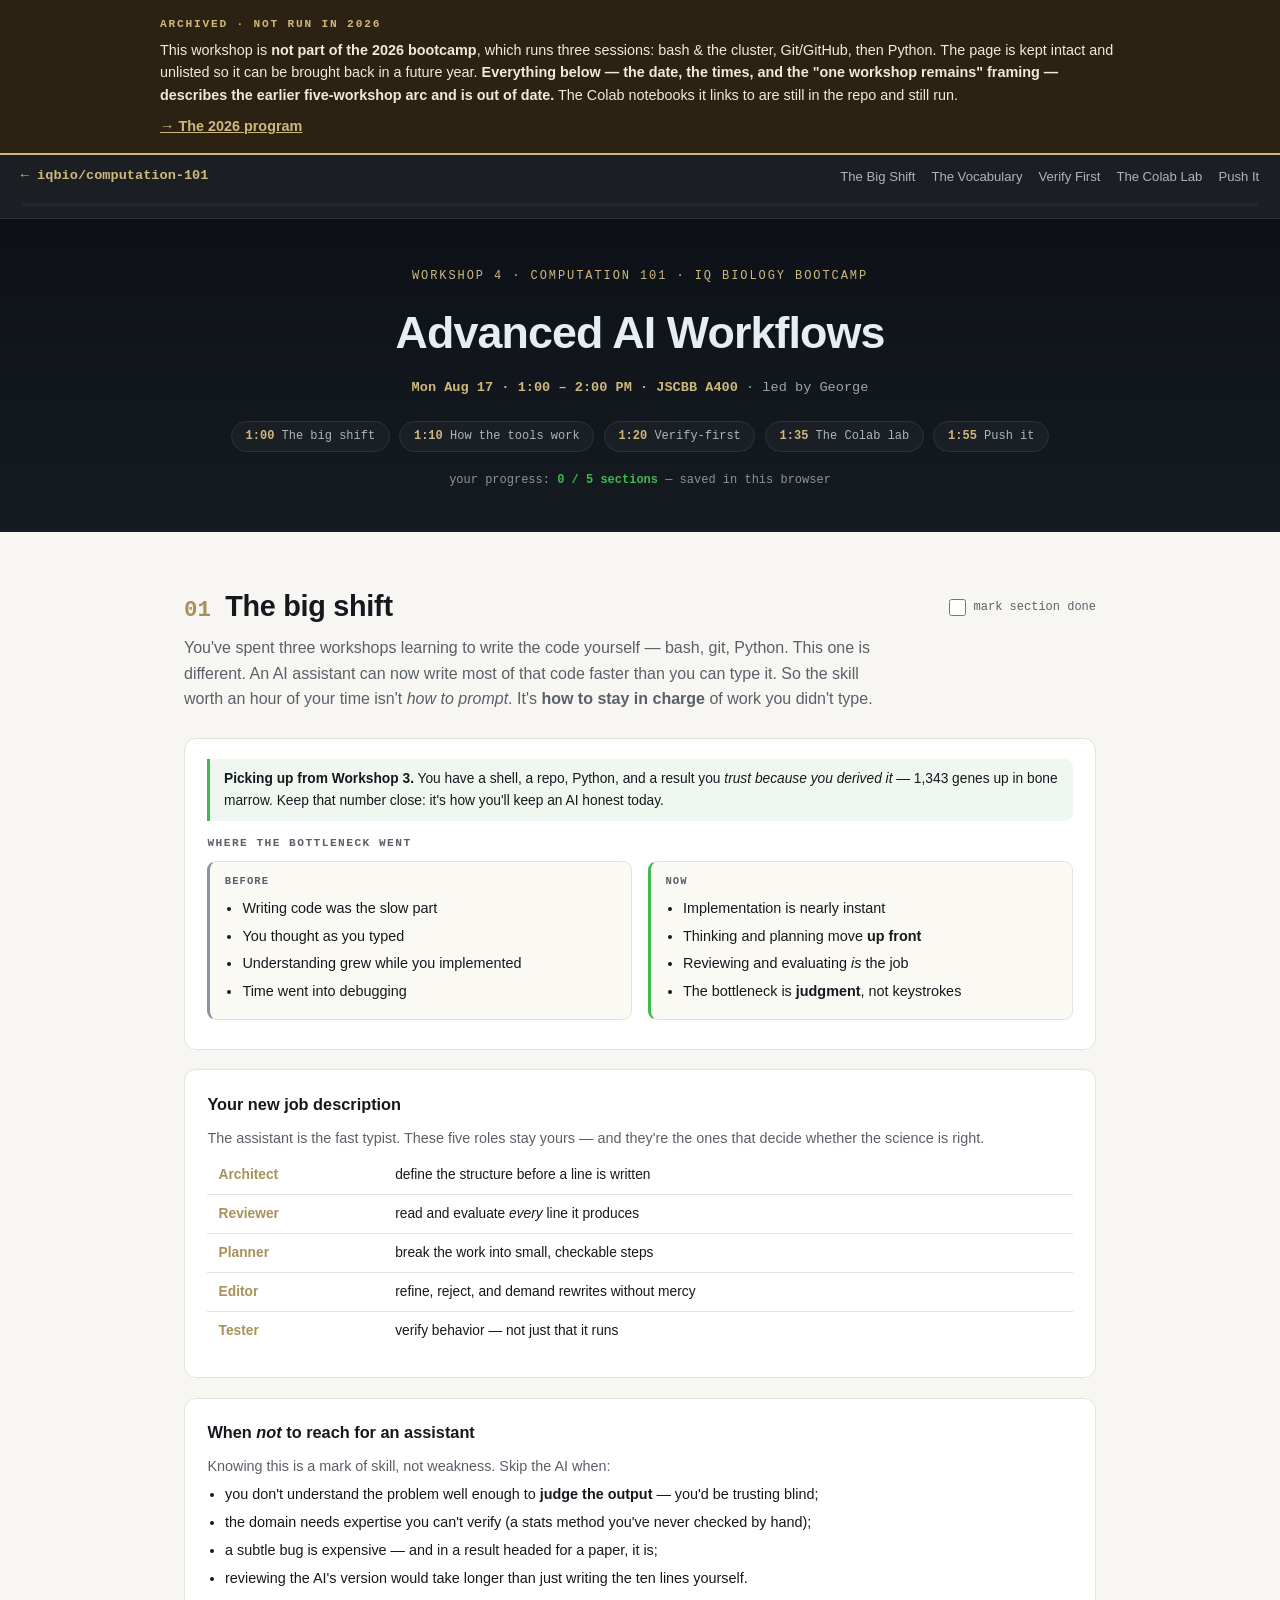
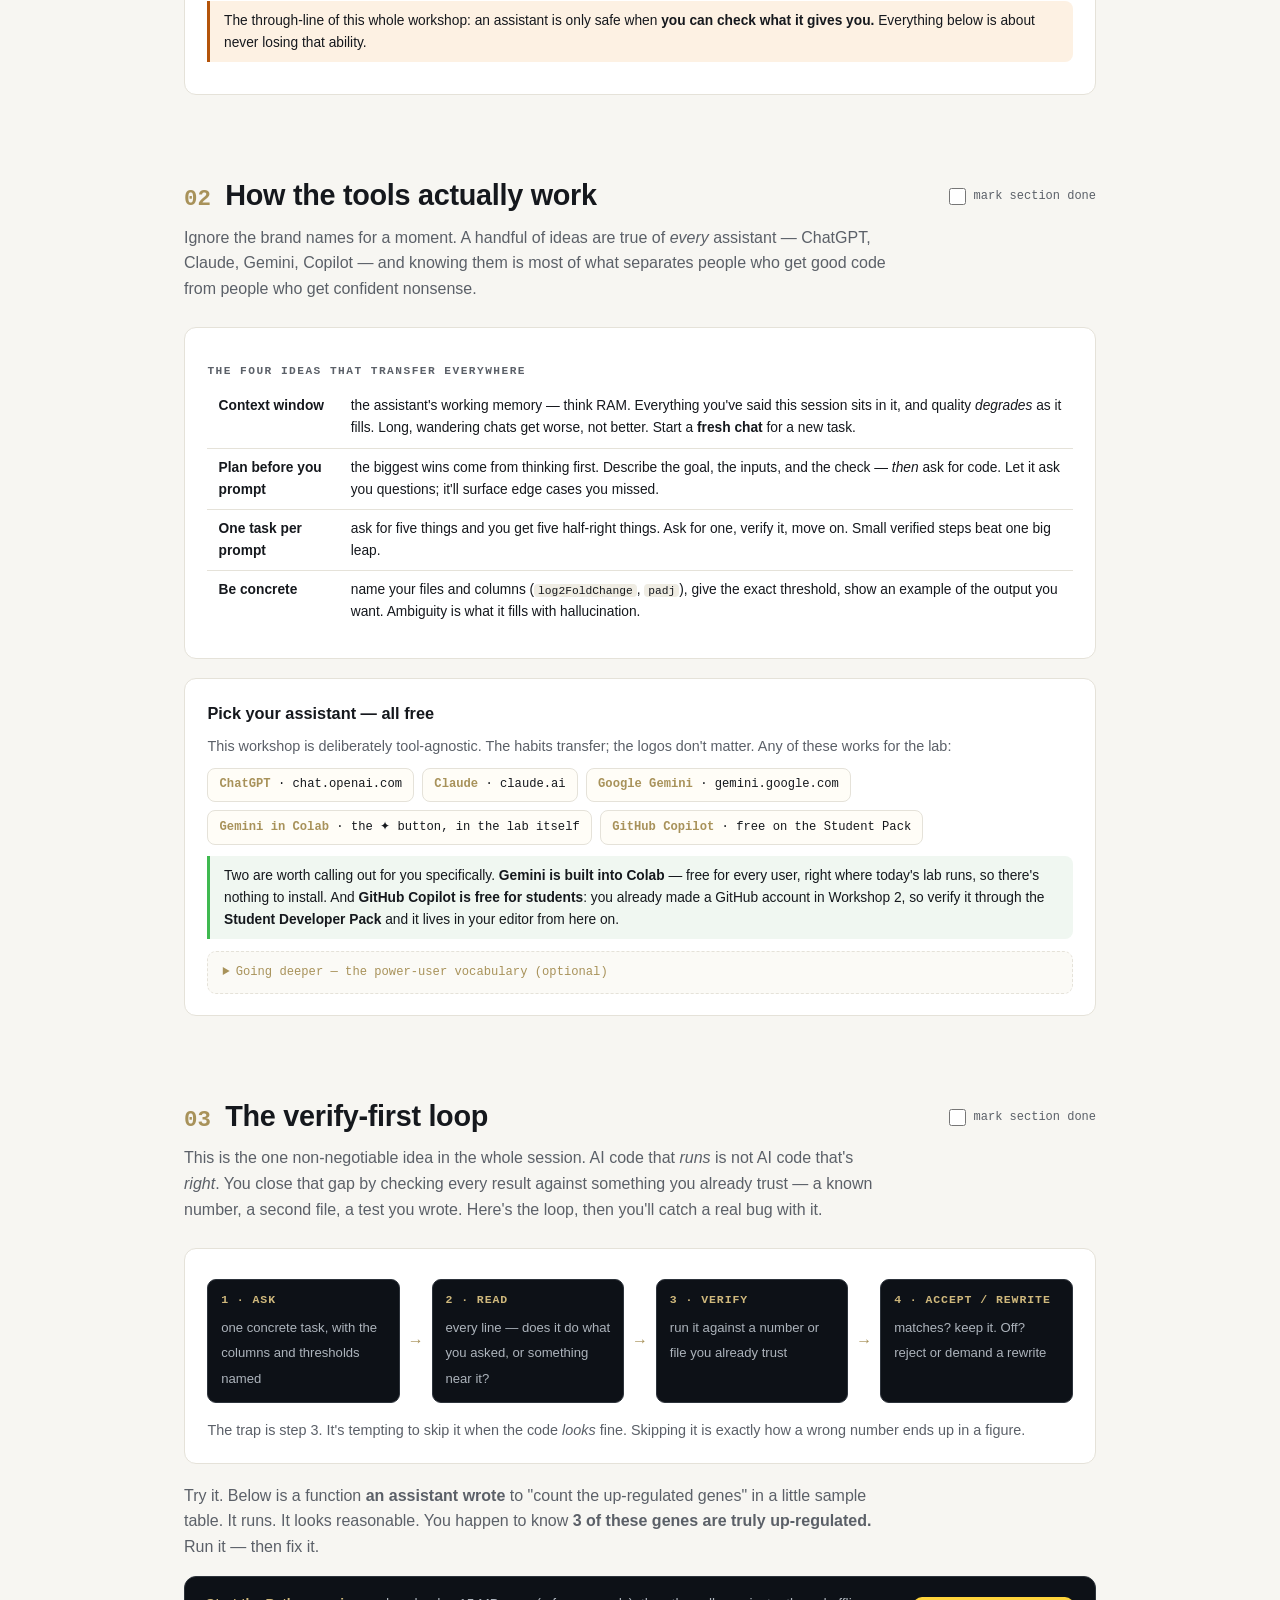
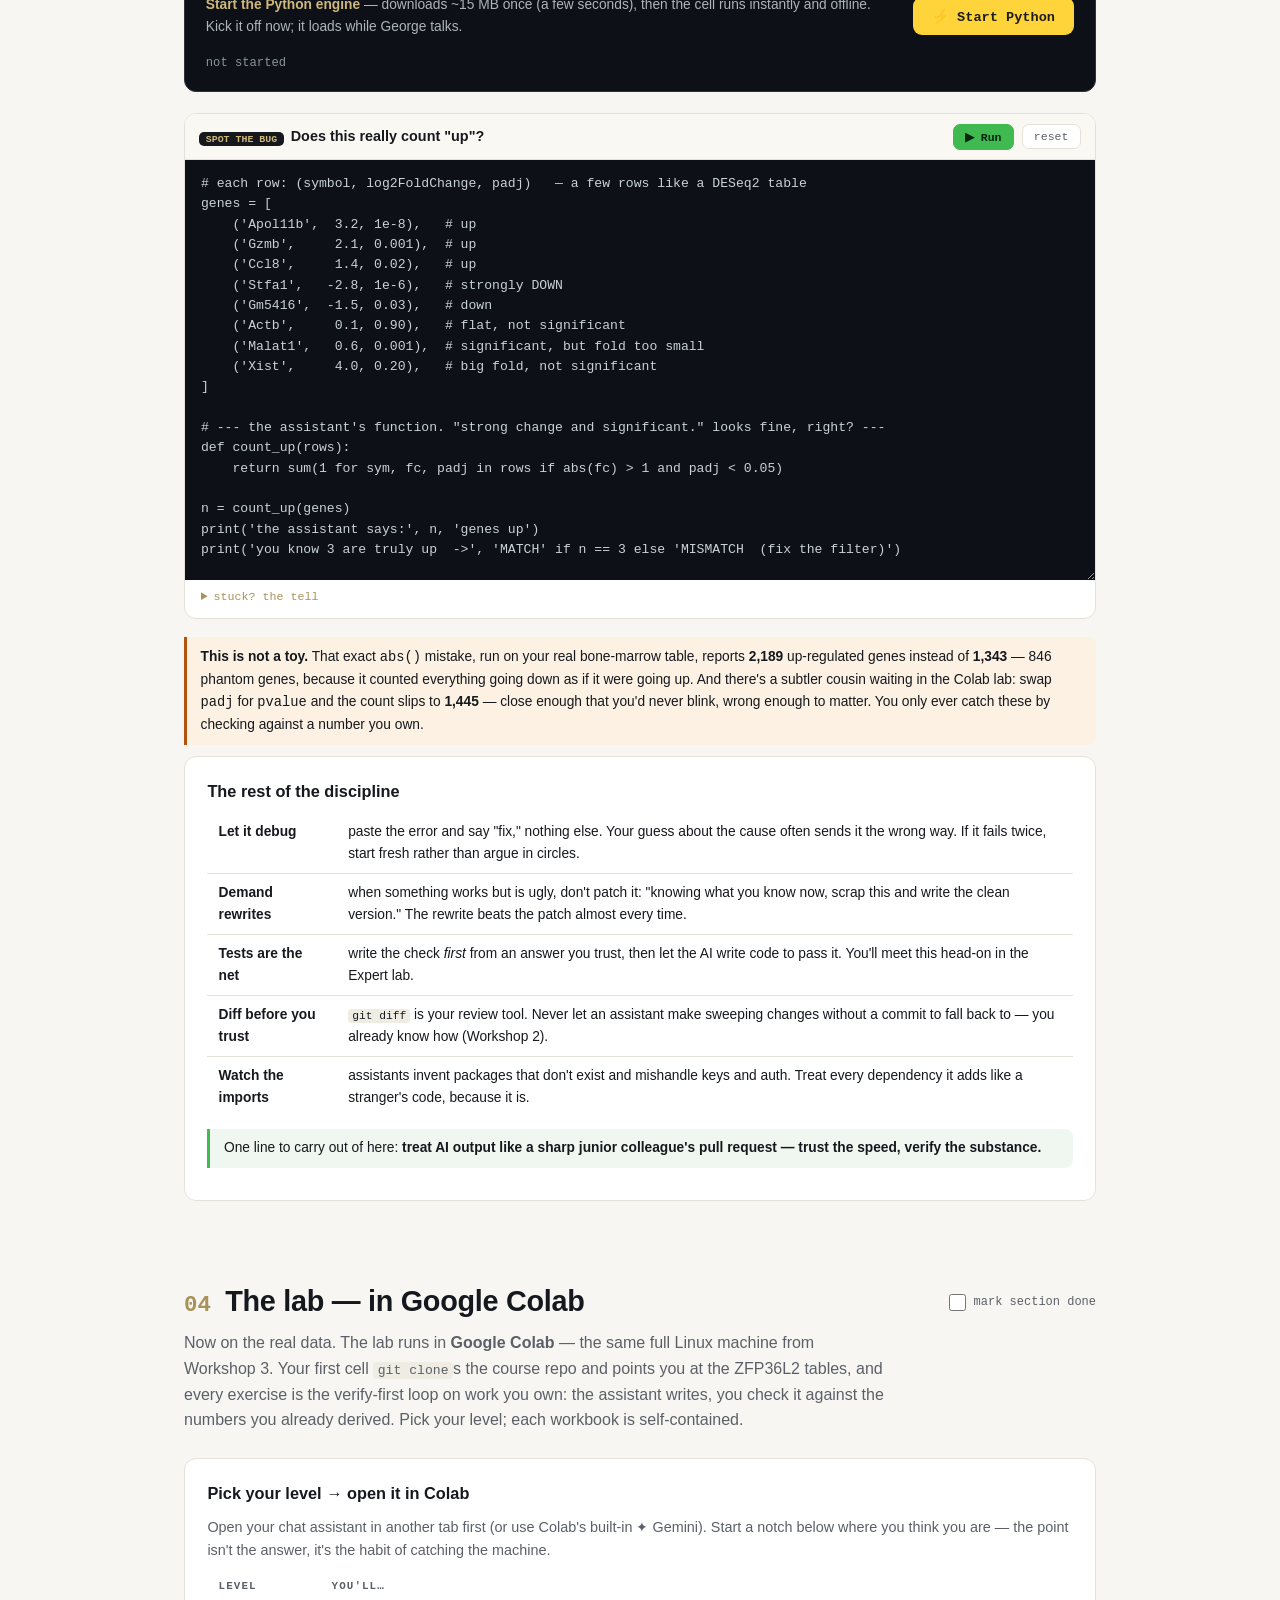
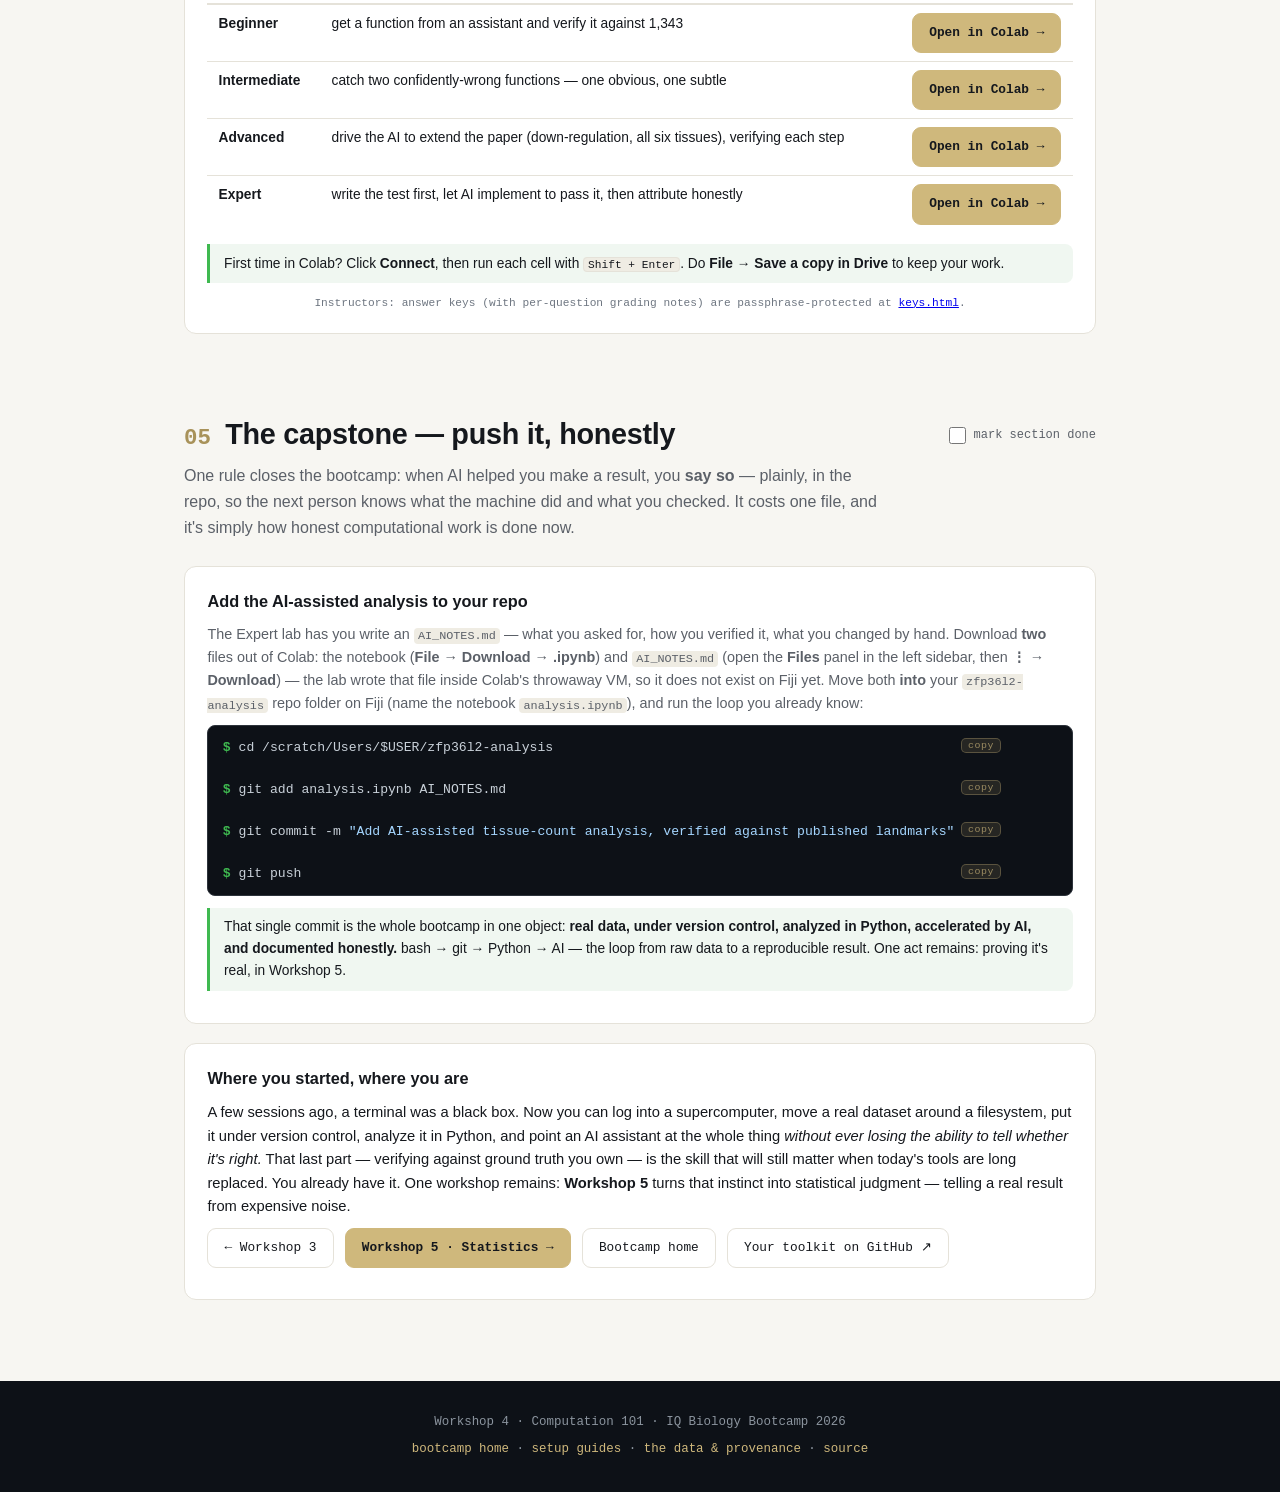
<file: workshop4.html>
<!DOCTYPE html>
<html lang="en">
<head>
<meta charset="UTF-8">
<meta name="viewport" content="width=device-width, initial-scale=1.0">
<meta name="robots" content="noindex, nofollow">
<title>Workshop 4 · Advanced AI Workflows · Computation 101</title>
<meta name="description" content="Archived — not run in 2026. Workshop 4 (Advanced AI Workflows) was part of the earlier five-workshop Computation 101 bootcamp. The 2026 program is three workshops; this page is kept for reference only. CU Boulder BioFrontiers.">
<style>
  :root{
    --gold:#CFB87C; --gold-dark:#a8925a; --ink:#15181d; --bg:#f7f6f2; --card:#fff;
    --gray:#5b6068; --line:#e5e2d9; --term-bg:#0d1117; --term-border:#2d333b;
    --term-green:#3fb950; --term-text:#c9d1d9;
    --a:#79c0ff; --t:#f0a35e; --g:#3fb950; --c:#d2a8ff;
    --mono:ui-monospace,'SF Mono','Cascadia Code',Menlo,Consolas,monospace;
    --sans:-apple-system,BlinkMacSystemFont,'Segoe UI',Roboto,Helvetica,Arial,sans-serif;
  }
  *{margin:0;padding:0;box-sizing:border-box}
  html{scroll-behavior:smooth}
  body{font-family:var(--sans);background:var(--bg);color:var(--ink);line-height:1.6}

  nav{position:sticky;top:0;z-index:50;background:rgba(13,17,23,.94);backdrop-filter:blur(8px);
      display:flex;align-items:center;gap:1rem;padding:.65rem 1.3rem;border-bottom:1px solid var(--term-border);flex-wrap:wrap}
  nav .brand{font-family:var(--mono);font-size:.85rem;color:var(--gold);text-decoration:none;font-weight:600}
  nav .links{display:flex;gap:1rem;flex-wrap:wrap;margin-left:auto}
  nav .links a{color:#adb4bc;text-decoration:none;font-size:.82rem}
  nav .links a:hover{color:var(--gold)}
  .navprog{width:100%;height:4px;background:#21262d;border-radius:2px;overflow:hidden}
  .navprog span{display:block;height:100%;width:0;background:linear-gradient(90deg,var(--gold),var(--term-green));transition:width .4s ease}

  header{background:linear-gradient(180deg,#0d1117,#161b22);color:#e6edf3;padding:3rem 1.5rem 2.6rem;text-align:center}
  .kicker{font-family:var(--mono);font-size:.75rem;letter-spacing:.16em;text-transform:uppercase;color:var(--gold);margin-bottom:.7rem}
  header h1{font-size:clamp(1.8rem,5vw,2.8rem);letter-spacing:-.02em;margin-bottom:.5rem}
  header .meta{font-family:var(--mono);font-size:.85rem;color:#9aa4af}
  header .meta b{color:var(--gold)}
  .agenda{display:flex;gap:.6rem;justify-content:center;flex-wrap:wrap;margin-top:1.4rem}
  .ag{font-family:var(--mono);font-size:.75rem;border:1px solid var(--term-border);border-radius:999px;
      padding:.3rem .85rem;color:#adb4bc;background:rgba(255,255,255,.03)}
  .ag b{color:var(--gold)}
  .prognote{font-family:var(--mono);font-size:.75rem;color:#8b949e;margin-top:1.2rem}
  .prognote b{color:var(--term-green)}

  section{max-width:60rem;margin:0 auto;padding:3.2rem 1.5rem .4rem}
  .sec-head{display:flex;align-items:baseline;gap:.9rem;margin-bottom:.4rem;flex-wrap:wrap}
  .sec-num{font-family:var(--mono);font-weight:700;font-size:1.4rem;color:var(--gold-dark)}
  section h2{font-size:clamp(1.35rem,3vw,1.8rem);letter-spacing:-.01em}
  .done-toggle{margin-left:auto;display:flex;align-items:center;gap:.45rem;font-family:var(--mono);
      font-size:.75rem;color:var(--gray);cursor:pointer;user-select:none;white-space:nowrap}
  .done-toggle input{width:17px;height:17px;accent-color:var(--gold-dark);cursor:pointer}
  .sec-sub{color:var(--gray);max-width:44rem;margin-bottom:1.6rem}

  .panel{background:var(--card);border:1px solid var(--line);border-radius:12px;padding:1.3rem 1.4rem;margin-bottom:1.2rem}
  .panel h3{font-size:1.02rem;margin-bottom:.6rem}
  .panel h4{font-family:var(--mono);font-size:.7rem;letter-spacing:.13em;text-transform:uppercase;color:var(--gray);margin:.9rem 0 .4rem}
  .snip{position:relative;background:var(--term-bg);border-radius:8px;margin:.6rem 0;border:1px solid var(--term-border)}
  .snip pre{padding:.7rem 4.2rem .7rem .9rem;overflow-x:auto;font-family:var(--mono);font-size:.82rem;color:var(--term-text)}
  .snip .p{color:var(--term-green);font-weight:600}
  .snip .c{color:#8b949e}
  .snip .k{color:#ff7b72}
  .snip .s{color:#a5d6ff}
  .copybtn{position:absolute;top:.45rem;right:.5rem;z-index:2;font-family:var(--mono);font-size:.68rem;background:#21262d;
      color:#adb4bc;border:1px solid #30363d;border-radius:6px;padding:.2rem .55rem;cursor:pointer}
  .copybtn:hover{color:var(--gold);border-color:var(--gold-dark)}
  .copybtn.done{background:#3fb950;color:#0d1117;border-color:#3fb950}
  .expect{font-family:var(--mono);font-size:.78rem;color:#8b949e;background:#161b22;border-top:1px dashed #30363d;
      padding:.55rem .9rem;border-radius:0 0 8px 8px;white-space:pre-wrap;margin:0}
  .tip{border-left:3px solid var(--term-green);background:#f0f7f1;padding:.55rem .85rem;border-radius:0 8px 8px 0;font-size:.86rem;margin:.7rem 0}
  .warn{border-left:3px solid #b4540a;background:#fdf1e3;padding:.55rem .85rem;border-radius:0 8px 8px 0;font-size:.86rem;margin:.7rem 0}
  table{width:100%;border-collapse:collapse;font-size:.86rem;margin:.4rem 0}
  th{font-family:var(--mono);font-size:.68rem;letter-spacing:.1em;text-transform:uppercase;color:var(--gray);
     text-align:left;padding:.5rem .7rem;border-bottom:2px solid var(--line)}
  td{padding:.5rem .7rem;border-bottom:1px solid var(--line);vertical-align:top}
  tr:last-child td{border-bottom:none}
  td code, p code, li code{font-family:var(--mono);font-size:.82em;background:#efece3;border-radius:4px;padding:.08em .35em}

  .two{display:grid;grid-template-columns:1fr 1fr;gap:1rem;margin:.5rem 0}
  @media(max-width:640px){.two{grid-template-columns:1fr}}
  .mini{background:#faf9f4;border:1px solid var(--line);border-radius:9px;padding:.7rem .9rem}
  .mini h5{font-family:var(--mono);font-size:.66rem;letter-spacing:.1em;text-transform:uppercase;color:var(--gray);margin-bottom:.4rem}
  .mini.before{border-left:3px solid #8b949e}
  .mini.now{border-left:3px solid var(--term-green)}
  ul.tight{margin:.3rem 0 .2rem 1.1rem}
  ul.tight li{margin-bottom:.3rem;font-size:.9rem}

  .role td:first-child{white-space:nowrap;font-weight:700;color:var(--gold-dark)}

  .tools{display:flex;flex-wrap:wrap;gap:.5rem;margin:.6rem 0}
  .toolchip{font-family:var(--mono);font-size:.76rem;border:1px solid var(--line);border-radius:8px;
      padding:.4rem .7rem;background:#fffdf7}
  .toolchip b{color:var(--gold-dark)}
  details.deeper{margin:.6rem 0 0;border:1px dashed var(--line);border-radius:9px;background:#fbfaf6;padding:.4rem .9rem}
  details.deeper summary{cursor:pointer;font-family:var(--mono);font-size:.76rem;color:var(--gold-dark);user-select:none;padding:.3rem 0}
  details.deeper[open] summary{color:var(--gray)}
  details.deeper p{font-size:.86rem;color:var(--gray);margin:.4rem 0}

  .loop{display:flex;flex-wrap:wrap;gap:.5rem;align-items:stretch;margin:.6rem 0 1rem}
  .loop .step{flex:1;min-width:9.5rem;background:var(--term-bg);border:1px solid var(--term-border);border-radius:9px;
      padding:.7rem .8rem;color:var(--term-text)}
  .loop .step b{color:var(--gold);font-family:var(--mono);font-size:.72rem;letter-spacing:.08em;text-transform:uppercase;display:block;margin-bottom:.25rem}
  .loop .step span{font-size:.82rem;color:#adb4bc}
  .loop .arrow{align-self:center;color:var(--gold-dark);font-weight:700}
  @media(max-width:640px){.loop .arrow{display:none}}

  /* python engine + runnable cell */
  .engine{background:var(--term-bg);border:1px solid var(--term-border);border-radius:12px;padding:1.1rem 1.3rem;margin-bottom:1.3rem;
          display:flex;align-items:center;gap:1rem;flex-wrap:wrap}
  .engine .etxt{color:#adb4bc;font-size:.86rem;flex:1;min-width:14rem}
  .engine .etxt b{color:var(--gold)}
  .ebtn{font-family:var(--mono);font-weight:700;font-size:.85rem;background:#FFD43B;color:#1d1d1d;border:none;
        border-radius:9px;padding:.65rem 1.2rem;cursor:pointer;white-space:nowrap}
  .ebtn:hover{filter:brightness(1.06)}
  .ebtn:disabled{opacity:.5;cursor:not-allowed}
  .estat{font-family:var(--mono);font-size:.76rem;color:#8b949e;flex-basis:100%}
  .estat.ready{color:var(--term-green)}
  .estat.bad{color:#f47067}
  .cell{border:1px solid var(--line);border-radius:12px;background:var(--card);margin-bottom:1.1rem;overflow:hidden}
  .cell-bar{display:flex;align-items:center;gap:.5rem;padding:.6rem .9rem;background:#faf8f2;border-bottom:1px solid var(--line);flex-wrap:wrap}
  .cell-title{font-weight:700;font-size:.9rem;flex:1;min-width:11rem}
  .cell-title .cbadge{font-family:var(--mono);font-size:.62rem;background:var(--ink);color:var(--gold);border-radius:5px;padding:.1rem .4rem;margin-right:.45rem}
  .cbtn{font-family:var(--mono);font-size:.72rem;border-radius:7px;padding:.32rem .7rem;cursor:pointer;border:1px solid var(--line);background:#fff;color:var(--gray)}
  .cbtn:hover{border-color:var(--gold-dark);color:var(--ink)}
  .cbtn.run{background:var(--term-green);border-color:var(--term-green);color:#04260d;font-weight:700}
  .cbtn.run:hover{filter:brightness(1.07)}
  .cbtn:disabled{opacity:.45;cursor:not-allowed}
  .code{width:100%;border:none;outline:none;background:var(--term-bg);color:var(--term-text);
        font-family:var(--mono);font-size:.82rem;line-height:1.55;padding:.85rem 1rem;resize:vertical;min-height:8.5rem;display:block;tab-size:4}
  .code:focus{box-shadow:inset 0 0 0 2px var(--gold)}
  .out{background:#161b22;color:var(--term-text);font-family:var(--mono);font-size:.79rem;padding:.7rem 1rem;
       white-space:pre-wrap;word-break:break-word;max-height:24rem;overflow-y:auto;border-top:1px dashed #30363d;margin:0;display:none}
  .out.show{display:block}
  .out .oerr{color:#f47067}
  .cell details{padding:.5rem 1rem .7rem}
  .cell summary{cursor:pointer;font-family:var(--mono);font-size:.73rem;color:var(--gold-dark);user-select:none}
  .cell details p{font-size:.85rem;color:var(--gray);margin-top:.35rem}
  .kbd{font-family:var(--mono);font-size:.7rem;background:#efece3;border:1px solid var(--line);border-radius:4px;padding:.05em .35em}

  .launch{display:flex;gap:.7rem;flex-wrap:wrap;margin:.6rem 0}
  .lgo{font-family:var(--mono);font-size:.8rem;text-decoration:none;border:1px solid var(--line);border-radius:9px;
       padding:.55rem 1rem;color:var(--ink);background:#fff;display:inline-block;white-space:nowrap}
  .lgo:hover{border-color:var(--gold-dark)}
  .lgo.primary{background:var(--gold);border-color:var(--gold);font-weight:700}
  /* Colab level table — keep the CTA on one line in a content-width right column so it never overflows */
  .levels-tbl th:last-child,.levels-tbl td:last-child{width:1%;white-space:nowrap;text-align:right}
  .levels-tbl td:first-child{white-space:nowrap}
  @media(max-width:560px){
    .levels-tbl,.levels-tbl thead,.levels-tbl tbody,.levels-tbl tr,.levels-tbl td{display:block;width:auto}
    .levels-tbl thead{display:none}
    .levels-tbl tr{border:1px solid var(--line);border-radius:9px;padding:.4rem .6rem;margin-bottom:.6rem}
    .levels-tbl td{border:none;padding:.2rem 0}
    .levels-tbl td:last-child{text-align:left;width:auto}
    .levels-tbl .lgo{display:block;text-align:center;margin-top:.3rem}
  }
  .lab-note{font-family:var(--mono);font-size:.7rem;color:#6e7681;margin-top:.7rem;text-align:center}

  footer{margin-top:3.5rem;background:var(--term-bg);color:#8b949e;text-align:center;padding:2rem 1.5rem;font-family:var(--mono);font-size:.78rem}
  footer a{color:var(--gold);text-decoration:none}
  footer a:hover{text-decoration:underline}
  .reveal{opacity:0;transform:translateY(18px);transition:opacity .6s ease,transform .6s ease}
  .reveal.in{opacity:1;transform:none}
  @media(prefers-reduced-motion:reduce){
    html{scroll-behavior:auto}
    .reveal{opacity:1;transform:none;transition:none}
  }
  /* ---------- small-screen safety (phones) ---------- */
  @media(max-width:600px){
    section{padding-left:1.1rem;padding-right:1.1rem}
    table{display:block;overflow-x:auto}
    .cell-bar{flex-wrap:wrap;gap:.35rem}
  }
  /* per-line copy: one command at a time (bulk paste misfires in a real shell) */
  .snip pre{position:relative}
  .cmdline{display:block;position:relative;padding-right:4rem}
  .cmdline:hover{background:rgba(207,184,124,.09)}
  .linecopy{position:absolute;right:.2rem;top:.02rem;font-family:var(--mono,ui-monospace,monospace);
    font-size:.62rem;letter-spacing:.05em;background:rgba(207,184,124,.18);color:#CFB87C;
    border:1px solid rgba(207,184,124,.45);border-radius:5px;padding:.06rem .4rem;cursor:pointer;
    opacity:.72;transition:opacity .12s,background .12s}
  .cmdline:hover .linecopy{opacity:1;background:rgba(207,184,124,.3)}
  .linecopy:focus-visible{opacity:1;outline:2px solid #CFB87C;outline-offset:1px}
  .linecopy.done{background:#3fb950;color:#0d1117;border-color:#3fb950;opacity:1}
  /* a block-level copy button would collide with the first line's — hide it once per-line exists */
  .snip.perline > .copybtn{display:none}
</style>
</head>
<body>
<div role="note" aria-label="Archived workshop notice" style="background:#2b2214;border-bottom:2px solid #CFB87C;color:#f0ead9;padding:1rem 1.3rem;font-family:-apple-system,BlinkMacSystemFont,'Segoe UI',Roboto,Helvetica,Arial,sans-serif;line-height:1.55">
  <div style="max-width:60rem;margin:0 auto">
    <p style="font-family:ui-monospace,'SF Mono',Menlo,Consolas,monospace;font-size:.7rem;letter-spacing:.16em;text-transform:uppercase;color:#CFB87C;font-weight:700;margin-bottom:.35rem">Archived · not run in 2026</p>
    <p style="font-size:.9rem;margin:0">This workshop is <b>not part of the 2026 bootcamp</b>, which runs three sessions: bash &amp; the cluster, Git/GitHub, then Python. The page is kept intact and unlisted so it can be brought back in a future year. <b>Everything below — the date, the times, and the "one workshop remains" framing — describes the earlier five-workshop arc and is out of date.</b> The Colab notebooks it links to are still in the repo and still run.</p>
    <p style="font-size:.9rem;margin:.55rem 0 0"><a href="index.html" style="color:#CFB87C;font-weight:700">→ The 2026 program</a></p>
  </div>
</div>

<nav>
  <a class="brand" href="index.html">← iqbio/computation-101</a>
  <div class="links">
    <a href="#shift">The Big Shift</a>
    <a href="#tools">The Vocabulary</a>
    <a href="#loop">Verify First</a>
    <a href="#colab">The Colab Lab</a>
    <a href="#capstone">Push It</a>
  </div>
  <div class="navprog"><span id="progBar"></span></div>
</nav>

<header>
  <p class="kicker">Workshop 4 · Computation 101 · IQ Biology Bootcamp</p>
  <h1>Advanced AI Workflows</h1>
  <p class="meta"><b>Mon Aug 17 · 1:00 – 2:00 PM · JSCBB A400</b> · led by George</p>
  <div class="agenda">
    <span class="ag"><b>1:00</b> The big shift</span>
    <span class="ag"><b>1:10</b> How the tools work</span>
    <span class="ag"><b>1:20</b> Verify-first</span>
    <span class="ag"><b>1:35</b> The Colab lab</span>
    <span class="ag"><b>1:55</b> Push it</span>
  </div>
  <p class="prognote">your progress: <b id="progText">0 / 5 sections</b> — saved in this browser</p>
</header>

<section id="shift">
  <div class="sec-head">
    <span class="sec-num">01</span><h2>The big shift</h2>
    <label class="done-toggle"><input type="checkbox" class="secdone" data-sec="shift">mark section done</label>
  </div>
  <p class="sec-sub">You've spent three workshops learning to write the code yourself — bash, git, Python. This one is
     different. An AI assistant can now write most of that code faster than you can type it. So the skill worth an hour
     of your time isn't <i>how to prompt</i>. It's <b>how to stay in charge</b> of work you didn't type.</p>

  <div class="panel reveal">
    <div class="tip" style="margin-top:0"><b>Picking up from Workshop 3.</b> You have a shell, a repo, Python, and a
      result you <i>trust because you derived it</i> — 1,343 genes up in bone marrow. Keep that number close: it's how
      you'll keep an AI honest today.</div>
    <h4>Where the bottleneck went</h4>
    <div class="two">
      <div class="mini before"><h5>Before</h5>
        <ul class="tight">
          <li>Writing code was the slow part</li>
          <li>You thought as you typed</li>
          <li>Understanding grew while you implemented</li>
          <li>Time went into debugging</li>
        </ul></div>
      <div class="mini now"><h5>Now</h5>
        <ul class="tight">
          <li>Implementation is nearly instant</li>
          <li>Thinking and planning move <b>up front</b></li>
          <li>Reviewing and evaluating <i>is</i> the job</li>
          <li>The bottleneck is <b>judgment</b>, not keystrokes</li>
        </ul></div>
    </div>
  </div>

  <div class="panel reveal">
    <h3>Your new job description</h3>
    <p style="font-size:.9rem;color:var(--gray)">The assistant is the fast typist. These five roles stay yours — and
       they're the ones that decide whether the science is right.</p>
    <table class="role">
      <tbody>
        <tr><td>Architect</td><td>define the structure before a line is written</td></tr>
        <tr><td>Reviewer</td><td>read and evaluate <i>every</i> line it produces</td></tr>
        <tr><td>Planner</td><td>break the work into small, checkable steps</td></tr>
        <tr><td>Editor</td><td>refine, reject, and demand rewrites without mercy</td></tr>
        <tr><td>Tester</td><td>verify behavior — not just that it runs</td></tr>
      </tbody>
    </table>
  </div>

  <div class="panel reveal">
    <h3>When <i>not</i> to reach for an assistant</h3>
    <p style="font-size:.9rem;color:var(--gray)">Knowing this is a mark of skill, not weakness. Skip the AI when:</p>
    <ul class="tight">
      <li>you don't understand the problem well enough to <b>judge the output</b> — you'd be trusting blind;</li>
      <li>the domain needs expertise you can't verify (a stats method you've never checked by hand);</li>
      <li>a subtle bug is expensive — and in a result headed for a paper, it is;</li>
      <li>reviewing the AI's version would take longer than just writing the ten lines yourself.</li>
    </ul>
    <div class="warn">The through-line of this whole workshop: an assistant is only safe when <b>you can check what it
      gives you.</b> Everything below is about never losing that ability.</div>
  </div>
</section>

<section id="tools">
  <div class="sec-head">
    <span class="sec-num">02</span><h2>How the tools actually work</h2>
    <label class="done-toggle"><input type="checkbox" class="secdone" data-sec="tools">mark section done</label>
  </div>
  <p class="sec-sub">Ignore the brand names for a moment. A handful of ideas are true of <i>every</i> assistant —
     ChatGPT, Claude, Gemini, Copilot — and knowing them is most of what separates people who get good code from
     people who get confident nonsense.</p>

  <div class="panel reveal">
    <h4>The four ideas that transfer everywhere</h4>
    <table>
      <tbody>
        <tr><td><b>Context window</b></td><td>the assistant's working memory — think RAM. Everything you've said this
          session sits in it, and quality <i>degrades</i> as it fills. Long, wandering chats get worse, not better.
          Start a <b>fresh chat</b> for a new task.</td></tr>
        <tr><td><b>Plan before you prompt</b></td><td>the biggest wins come from thinking first. Describe the goal, the
          inputs, and the check — <i>then</i> ask for code. Let it ask you questions; it'll surface edge cases you missed.</td></tr>
        <tr><td><b>One task per prompt</b></td><td>ask for five things and you get five half-right things. Ask for one,
          verify it, move on. Small verified steps beat one big leap.</td></tr>
        <tr><td><b>Be concrete</b></td><td>name your files and columns (<code>log2FoldChange</code>, <code>padj</code>),
          give the exact threshold, show an example of the output you want. Ambiguity is what it fills with hallucination.</td></tr>
      </tbody>
    </table>
  </div>

  <div class="panel reveal">
    <h3>Pick your assistant — all free</h3>
    <p style="font-size:.9rem;color:var(--gray)">This workshop is deliberately tool-agnostic. The habits transfer; the
       logos don't matter. Any of these works for the lab:</p>
    <div class="tools">
      <span class="toolchip"><b>ChatGPT</b> · chat.openai.com</span>
      <span class="toolchip"><b>Claude</b> · claude.ai</span>
      <span class="toolchip"><b>Google Gemini</b> · gemini.google.com</span>
      <span class="toolchip"><b>Gemini in Colab</b> · the ✦ button, in the lab itself</span>
      <span class="toolchip"><b>GitHub Copilot</b> · free on the Student Pack</span>
    </div>
    <div class="tip">Two are worth calling out for you specifically. <b>Gemini is built into Colab</b> — free for every
      user, right where today's lab runs, so there's nothing to install. And <b>GitHub Copilot is free for students</b>:
      you already made a GitHub account in Workshop 2, so verify it through the <b>Student Developer Pack</b> and it
      lives in your editor from here on.</div>
    <details class="deeper">
      <summary>Going deeper — the power-user vocabulary (optional)</summary>
      <p>Once the basics are second nature, a whole layer opens up: <b>Plan Mode</b> (research-then-build), project
         instruction files, <b>hooks</b> that auto-run your tests, reusable <b>skills</b>, <b>subagents</b> and
         <b>swarms</b> for parallel work, and <b>MCP</b> — the protocol that lets an assistant read your files, query a
         database, or drive a browser. Powerful, and genuinely overkill for renaming a variable. You'll grow into them
         when a task actually needs them.</p>
      <p style="font-style:italic">The framing in this workshop follows Dan Larremore's <i>Principles for Writing Code
         with LLMs</i> — worth reading in full when you want that deeper layer.</p>
    </details>
  </div>
</section>

<section id="loop">
  <div class="sec-head">
    <span class="sec-num">03</span><h2>The verify-first loop</h2>
    <label class="done-toggle"><input type="checkbox" class="secdone" data-sec="loop">mark section done</label>
  </div>
  <p class="sec-sub">This is the one non-negotiable idea in the whole session. AI code that <i>runs</i> is not AI code
     that's <i>right</i>. You close that gap by checking every result against something you already trust — a known
     number, a second file, a test you wrote. Here's the loop, then you'll catch a real bug with it.</p>

  <div class="panel reveal">
    <div class="loop">
      <div class="step"><b>1 · Ask</b><span>one concrete task, with the columns and thresholds named</span></div>
      <span class="arrow">→</span>
      <div class="step"><b>2 · Read</b><span>every line — does it do what you asked, or something near it?</span></div>
      <span class="arrow">→</span>
      <div class="step"><b>3 · Verify</b><span>run it against a number or file you already trust</span></div>
      <span class="arrow">→</span>
      <div class="step"><b>4 · Accept / rewrite</b><span>matches? keep it. Off? reject or demand a rewrite</span></div>
    </div>
    <p style="font-size:.9rem;color:var(--gray)">The trap is step 3. It's tempting to skip it when the code <i>looks</i>
       fine. Skipping it is exactly how a wrong number ends up in a figure.</p>
  </div>

  <p class="sec-sub" style="margin-bottom:1rem">Try it. Below is a function <b>an assistant wrote</b> to "count the
     up-regulated genes" in a little sample table. It runs. It looks reasonable. You happen to know <b>3 of these genes
     are truly up-regulated.</b> Run it — then fix it.</p>

  <div class="engine reveal" id="engine">
    <p class="etxt"><b>Start the Python engine</b> — downloads ~15 MB once (a few seconds), then the cell runs instantly
       and offline. Kick it off now; it loads while George talks.</p>
    <button class="ebtn" id="pyStart">⚡ Start Python</button>
    <p class="estat" id="pyStat" role="status" aria-live="polite">not started</p>
  </div>

  <div class="cell reveal democell">
    <div class="cell-bar"><span class="cell-title"><span class="cbadge">SPOT THE BUG</span>Does this really count "up"?</span>
      <button class="cbtn run" data-act="run">▶ Run</button><button class="cbtn" data-act="reset">reset</button></div>
    <textarea class="code" spellcheck="false"># each row: (symbol, log2FoldChange, padj)   — a few rows like a DESeq2 table
genes = [
    ('Apol11b',  3.2, 1e-8),   # up
    ('Gzmb',     2.1, 0.001),  # up
    ('Ccl8',     1.4, 0.02),   # up
    ('Stfa1',   -2.8, 1e-6),   # strongly DOWN
    ('Gm5416',  -1.5, 0.03),   # down
    ('Actb',     0.1, 0.90),   # flat, not significant
    ('Malat1',   0.6, 0.001),  # significant, but fold too small
    ('Xist',     4.0, 0.20),   # big fold, not significant
]

# --- the assistant's function. "strong change and significant." looks fine, right? ---
def count_up(rows):
    return sum(1 for sym, fc, padj in rows if abs(fc) > 1 and padj < 0.05)

n = count_up(genes)
print('the assistant says:', n, 'genes up')
print('you know 3 are truly up  ->', 'MATCH' if n == 3 else 'MISMATCH  (fix the filter)')</textarea>
    <pre class="out"></pre>
    <details><summary>stuck? the tell</summary>
      <p>It prints <b>5</b>, not 3. The bug is <code>abs(fc) &gt; 1</code>: "up" means <code>fc &gt; 1</code>, but
         <code>abs</code> also sweeps in the two <i>down</i> genes. Change <code>abs(fc) &gt; 1</code> to
         <code>fc &gt; 1</code> and run again — now it's 3, and it matches what you knew.</p></details>
  </div>

  <div class="warn reveal"><b>This is not a toy.</b> That exact <code>abs()</code> mistake, run on your real bone-marrow
    table, reports <b>2,189</b> up-regulated genes instead of <b>1,343</b> — 846 phantom genes, because it counted
    everything going down as if it were going up. And there's a subtler cousin waiting in the Colab lab: swap
    <code>padj</code> for <code>pvalue</code> and the count slips to <b>1,445</b> — close enough that you'd never blink,
    wrong enough to matter. You only ever catch these by checking against a number you own.</div>

  <div class="panel reveal">
    <h3>The rest of the discipline</h3>
    <table>
      <tbody>
        <tr><td><b>Let it debug</b></td><td>paste the error and say "fix," nothing else. Your guess about the cause
          often sends it the wrong way. If it fails twice, start fresh rather than argue in circles.</td></tr>
        <tr><td><b>Demand rewrites</b></td><td>when something works but is ugly, don't patch it: "knowing what you know
          now, scrap this and write the clean version." The rewrite beats the patch almost every time.</td></tr>
        <tr><td><b>Tests are the net</b></td><td>write the check <i>first</i> from an answer you trust, then let the AI
          write code to pass it. You'll meet this head-on in the Expert lab.</td></tr>
        <tr><td><b>Diff before you trust</b></td><td><code>git diff</code> is your review tool. Never let an assistant
          make sweeping changes without a commit to fall back to — you already know how (Workshop 2).</td></tr>
        <tr><td><b>Watch the imports</b></td><td>assistants invent packages that don't exist and mishandle keys and
          auth. Treat every dependency it adds like a stranger's code, because it is.</td></tr>
      </tbody>
    </table>
    <div class="tip">One line to carry out of here: <b>treat AI output like a sharp junior colleague's pull request —
      trust the speed, verify the substance.</b></div>
  </div>
</section>

<section id="colab">
  <div class="sec-head">
    <span class="sec-num">04</span><h2>The lab — in Google Colab</h2>
    <label class="done-toggle"><input type="checkbox" class="secdone" data-sec="colab">mark section done</label>
  </div>
  <p class="sec-sub">Now on the real data. The lab runs in <b>Google Colab</b> — the same full Linux machine from
     Workshop 3. Your first cell <code>git clone</code>s the course repo and points you at the ZFP36L2 tables, and every
     exercise is the verify-first loop on work you own: the assistant writes, you check it against the numbers you
     already derived. Pick your level; each workbook is self-contained.</p>

  <div class="panel reveal">
    <h3>Pick your level → open it in Colab</h3>
    <p style="font-size:.9rem;color:var(--gray);margin-bottom:.5rem">Open your chat assistant in another tab first (or
       use Colab's built-in ✦ Gemini). Start a notch below where you think you are — the point isn't the answer, it's
       the habit of catching the machine.</p>
    <table class="levels-tbl">
      <thead><tr><th>Level</th><th>You'll…</th><th></th></tr></thead>
      <tbody>
        <tr><td><b>Beginner</b></td><td>get a function from an assistant and verify it against 1,343</td>
          <td><a class="lgo primary" target="_blank" rel="noopener noreferrer" href="https://colab.research.google.com/github/gsstephenson/iqbio-computation-101-2026/blob/main/notebooks/workshop4/beginner.ipynb">Open in Colab →</a></td></tr>
        <tr><td><b>Intermediate</b></td><td>catch two confidently-wrong functions — one obvious, one subtle</td>
          <td><a class="lgo primary" target="_blank" rel="noopener noreferrer" href="https://colab.research.google.com/github/gsstephenson/iqbio-computation-101-2026/blob/main/notebooks/workshop4/intermediate.ipynb">Open in Colab →</a></td></tr>
        <tr><td><b>Advanced</b></td><td>drive the AI to extend the paper (down-regulation, all six tissues), verifying each step</td>
          <td><a class="lgo primary" target="_blank" rel="noopener noreferrer" href="https://colab.research.google.com/github/gsstephenson/iqbio-computation-101-2026/blob/main/notebooks/workshop4/advanced.ipynb">Open in Colab →</a></td></tr>
        <tr><td><b>Expert</b></td><td>write the test first, let AI implement to pass it, then attribute honestly</td>
          <td><a class="lgo primary" target="_blank" rel="noopener noreferrer" href="https://colab.research.google.com/github/gsstephenson/iqbio-computation-101-2026/blob/main/notebooks/workshop4/expert.ipynb">Open in Colab →</a></td></tr>
      </tbody>
    </table>
    <div class="tip">First time in Colab? Click <b>Connect</b>, then run each cell with <span class="kbd">Shift + Enter</span>.
      Do <b>File → Save a copy in Drive</b> to keep your work.</div>
    <p class="lab-note">Instructors: answer keys (with per-question grading notes) are passphrase-protected at <a href="keys.html">keys.html</a>.</p>
  </div>
</section>

<section id="capstone">
  <div class="sec-head">
    <span class="sec-num">05</span><h2>The capstone — push it, honestly</h2>
    <label class="done-toggle"><input type="checkbox" class="secdone" data-sec="capstone">mark section done</label>
  </div>
  <p class="sec-sub">One rule closes the bootcamp: when AI helped you make a result, you <b>say so</b> — plainly, in the
     repo, so the next person knows what the machine did and what you checked. It costs one file, and it's simply how
     honest computational work is done now.</p>

  <div class="panel reveal">
    <h3>Add the AI-assisted analysis to your repo</h3>
    <p style="font-size:.9rem;color:var(--gray)">The Expert lab has you write an <code>AI_NOTES.md</code> — what you
       asked for, how you verified it, what you changed by hand. Download <b>two</b> files out of Colab: the notebook
       (<b>File → Download → .ipynb</b>) and <code>AI_NOTES.md</code> (open the <b>Files</b> panel in the left sidebar,
       then <b>⋮ → Download</b>) — the lab wrote that file inside Colab's throwaway VM, so it does not exist on Fiji yet.
       Move both <b>into</b> your <code>zfp36l2-analysis</code> repo folder on Fiji (name the notebook <code>analysis.ipynb</code>), and run the loop you already know:</p>
    <div class="snip">
  <button class="copybtn" data-copy="cd /scratch/Users/$USER/zfp36l2-analysis && git add analysis.ipynb AI_NOTES.md && git commit -m 'Add AI-assisted tissue-count analysis, verified against published landmarks' && git push">copy</button>
  <pre><span class="p">$</span> cd /scratch/Users/$USER/zfp36l2-analysis
<span class="p">$</span> git add analysis.ipynb AI_NOTES.md
<span class="p">$</span> git commit -m <span class="s">"Add AI-assisted tissue-count analysis, verified against published landmarks"</span>
<span class="p">$</span> git push</pre>
    </div>
    <div class="tip">That single commit is the whole bootcamp in one object: <b>real data, under version control, analyzed
      in Python, accelerated by AI, and documented honestly.</b> bash → git → Python → AI — the loop from raw data to a reproducible result. One act remains: proving it's real, in Workshop 5.</div>
  </div>

  <div class="panel reveal">
    <h3>Where you started, where you are</h3>
    <p style="font-size:.92rem">A few sessions ago, a terminal was a black box. Now you can log into a supercomputer,
       move a real dataset around a filesystem, put it under version control, analyze it in Python, and point an AI
       assistant at the whole thing <i>without ever losing the ability to tell whether it's right.</i> That last part —
       verifying against ground truth you own — is the skill that will still matter when today's tools are long
       replaced. You already have it. One workshop remains: <b>Workshop 5</b> turns that instinct into statistical
       judgment — telling a real result from expensive noise.</p>
    <div class="launch">
      <a class="lgo" href="workshop3.html">← Workshop 3</a>
      <a class="lgo primary" href="workshop5.html">Workshop 5 · Statistics →</a>
      <a class="lgo" href="index.html">Bootcamp home</a>
      <a class="lgo" href="https://github.com/gsstephenson/iqbio-computation-101-2026" target="_blank" rel="noopener noreferrer">Your toolkit on GitHub ↗</a>
    </div>
  </div>
</section>

<footer>
  <p>Workshop 4 · Computation 101 · IQ Biology Bootcamp 2026</p>
  <p style="margin-top:.4rem"><a href="index.html">bootcamp home</a> ·
     <a href="guides.html">setup guides</a> ·
     <a href="data/zfp36l2/DATA.md">the data &amp; provenance</a> ·
     <a href="https://github.com/gsstephenson/iqbio-computation-101-2026" target="_blank" rel="noopener noreferrer">source</a></p>
</footer>

<script>
/* scroll reveal */
(function(){
  var reduced=window.matchMedia('(prefers-reduced-motion: reduce)').matches;
  var els=document.querySelectorAll('.reveal');
  if(reduced||!('IntersectionObserver' in window)){els.forEach(function(e){e.classList.add('in');});}
  else{var io=new IntersectionObserver(function(en){en.forEach(function(e){if(e.isIntersecting){e.target.classList.add('in');io.unobserve(e.target);}});},{threshold:.1});
       els.forEach(function(e){io.observe(e);});}
})();

/* copy buttons */
(function(){
  document.querySelectorAll('.copybtn').forEach(function(b){
    b.addEventListener('click',function(){
      var txt=b.getAttribute('data-copy');
      function ok(){var o=b.textContent;b.textContent='copied!';setTimeout(function(){b.textContent=o;},1300);}
      if(navigator.clipboard&&navigator.clipboard.writeText){navigator.clipboard.writeText(txt).then(ok).catch(fb);}else fb();
      function fb(){var ta=document.createElement('textarea');ta.value=txt;ta.style.position='fixed';ta.style.opacity='0';document.body.appendChild(ta);ta.select();try{document.execCommand('copy');ok();}catch(e){}document.body.removeChild(ta);}
    });
  });
})();

/* section-done + progress */
(function(){
  var boxes=document.querySelectorAll('.secdone'), bar=document.getElementById('progBar'), txt=document.getElementById('progText');
  var KEY='c101-w4-secs';
  function load(){try{return JSON.parse(localStorage.getItem(KEY)||'{}')||{};}catch(e){return {};}}
  function save(s){try{localStorage.setItem(KEY,JSON.stringify(s));}catch(e){}}
  var st=load();
  function refresh(){
    var done=0; boxes.forEach(function(b){if(b.checked)done++;});
    if(bar)bar.style.width=(done/boxes.length*100)+'%';
    if(txt)txt.textContent=done+' / '+boxes.length+' sections'+(done===boxes.length?' — Workshop 4 done; one to go 🎉':'');
  }
  boxes.forEach(function(b){
    b.checked=!!st[b.getAttribute('data-sec')];
    b.addEventListener('change',function(){st[b.getAttribute('data-sec')]=b.checked;save(st);refresh();});
  });
  refresh();
})();

/* minimal Python runner (Pyodide) — one demo cell, no data, no autograder */
(function(){
  var loaded=false, loading=false, py=null, queue=[];
  var startBtn=document.getElementById('pyStart'), stat=document.getElementById('pyStat');
  function setStat(cls,msg){ if(!stat)return; stat.className='estat '+(cls||''); stat.textContent=msg; }
  function ensure(cb){
    if(loaded){cb&&cb();return;}
    if(cb)queue.push(cb);
    if(loading)return; loading=true;
    if(startBtn)startBtn.disabled=true;
    setStat('','loading Python… (~15 MB, once)');
    var s=document.createElement('script');
    s.src='https://cdn.jsdelivr.net/pyodide/v0.26.4/full/pyodide.js';
    s.onload=function(){
      loadPyodide({indexURL:'https://cdn.jsdelivr.net/pyodide/v0.26.4/full/'}).then(function(p){
        py=p; loaded=true; loading=false;
        setStat('ready','Python ready — edit the cell and Run'); if(startBtn)startBtn.textContent='✓ Python ready';
        queue.forEach(function(f){f();}); queue=[];
      }).catch(function(e){loading=false;setStat('bad','failed to load: '+e);if(startBtn)startBtn.disabled=false;});
    };
    s.onerror=function(){loading=false;setStat('bad','network blocked the Python download — check your connection');if(startBtn)startBtn.disabled=false;};
    document.head.appendChild(s);
  }
  if(startBtn)startBtn.addEventListener('click',function(){ensure(null);});
  function run(cell){
    var ta=cell.querySelector('.code'), out=cell.querySelector('.out');
    out.classList.add('show'); out.textContent='running…';
    ensure(function(){
      try{
        py.runPython('import sys,io\n_c101=io.StringIO()\nsys.stdout=_c101\nsys.stderr=_c101');
        py.runPython(ta.value);
        var o=py.runPython('_c101.getvalue()');
        out.textContent = (o&&o.length)? o : '(ran — no output)';
      }catch(e){
        out.innerHTML='<span class="oerr">'+String(e.message||e).replace(/&/g,'&amp;').replace(/</g,'&lt;')+'</span>';
      }
    });
  }
  // grow each editor to fit its code on load, so students see the whole cell without dragging;
  // re-fits on edit, reset, and viewport change — adaptive to any screen width.
  function autosize(ta){ if(!ta)return; ta.style.height='auto'; ta.style.height=(ta.scrollHeight+6)+'px'; }
  document.querySelectorAll('.democell').forEach(function(cell){
    var ta=cell.querySelector('.code');
    if(ta){ta.setAttribute('data-orig',ta.value); autosize(ta); ta.addEventListener('input',function(){autosize(ta);});}
    cell.querySelectorAll('[data-act]').forEach(function(btn){
      btn.addEventListener('click',function(){
        var act=btn.getAttribute('data-act');
        if(act==='run')run(cell);
        else if(act==='reset'){ta.value=ta.getAttribute('data-orig');autosize(ta);var o=cell.querySelector('.out');o.classList.remove('show');o.textContent='';}
      });
    });
    if(ta)ta.addEventListener('keydown',function(e){
      if((e.ctrlKey||e.metaKey)&&e.key==='Enter'){e.preventDefault();run(cell);}
    });
  });
  window.addEventListener('resize',function(){document.querySelectorAll('.democell .code').forEach(autosize);});
})();
</script>



    <script src="assets/site.js"></script>
</body>
</html>
</file>
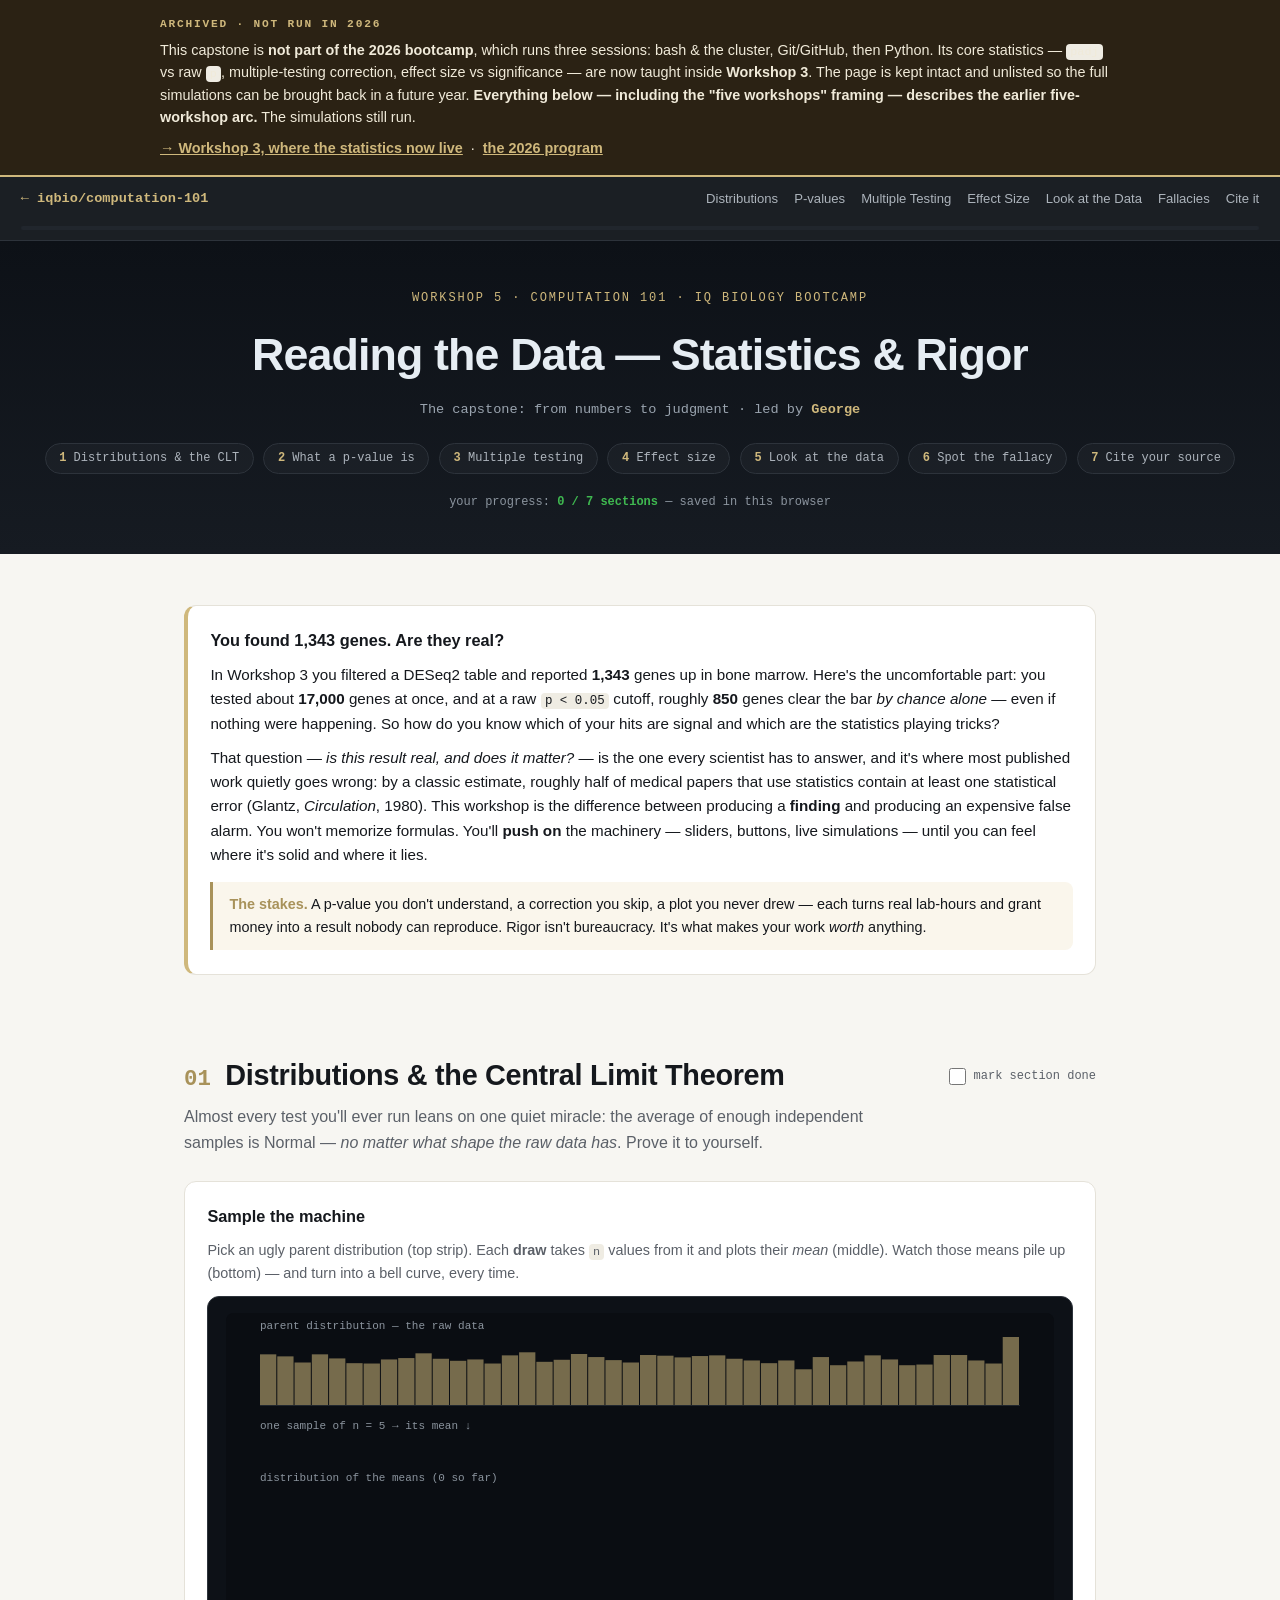
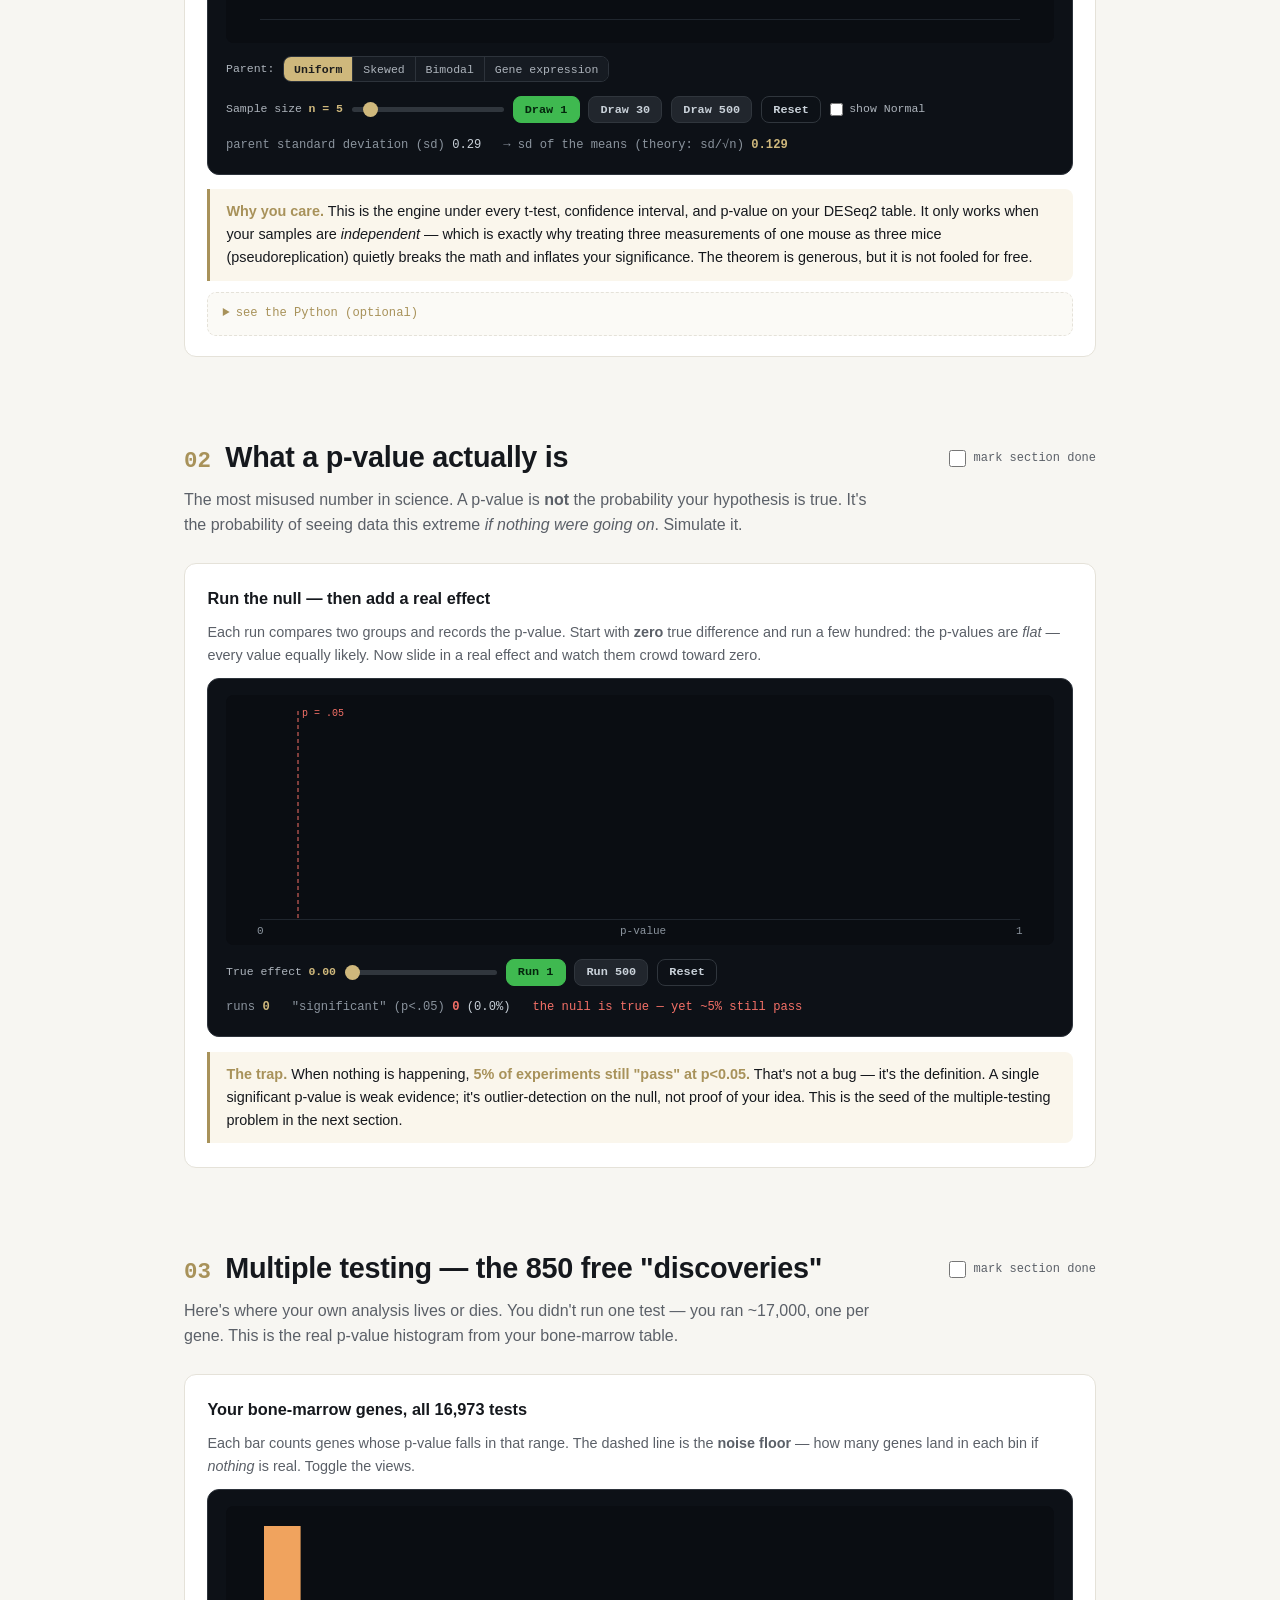
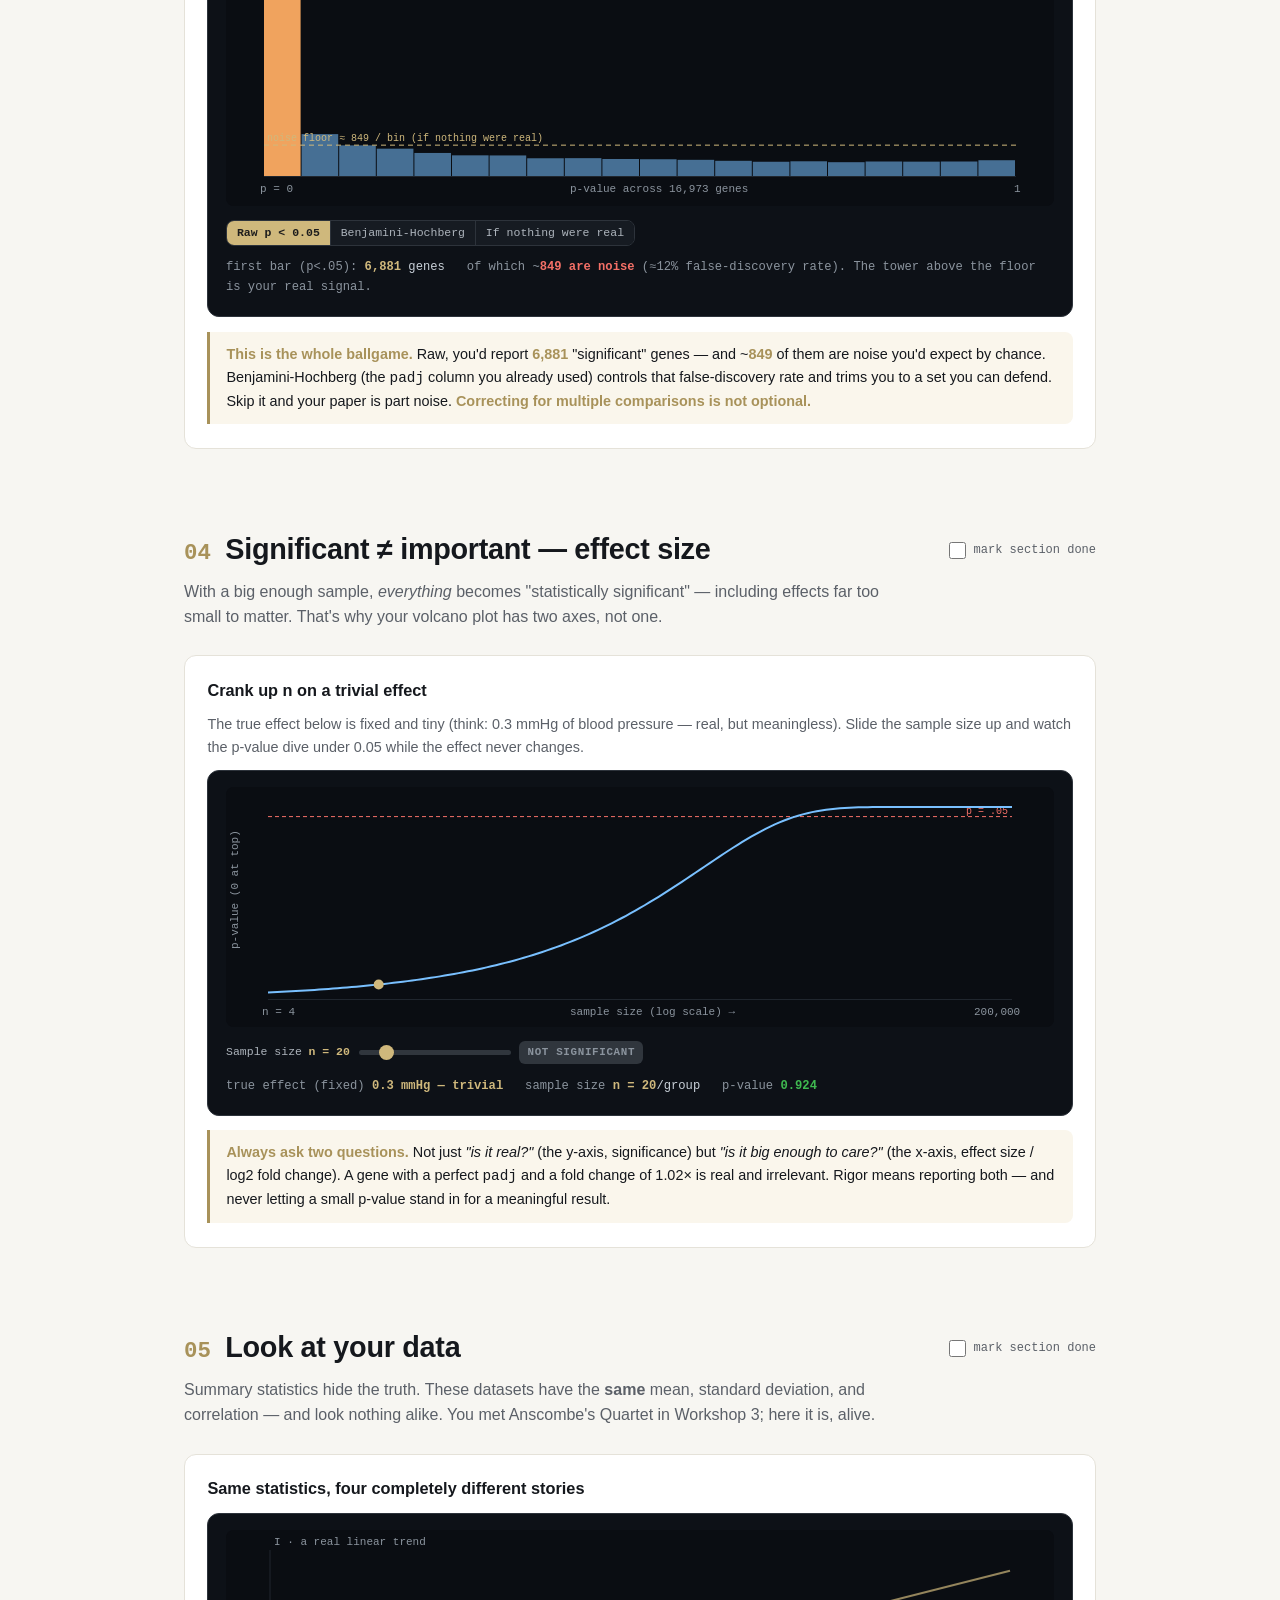
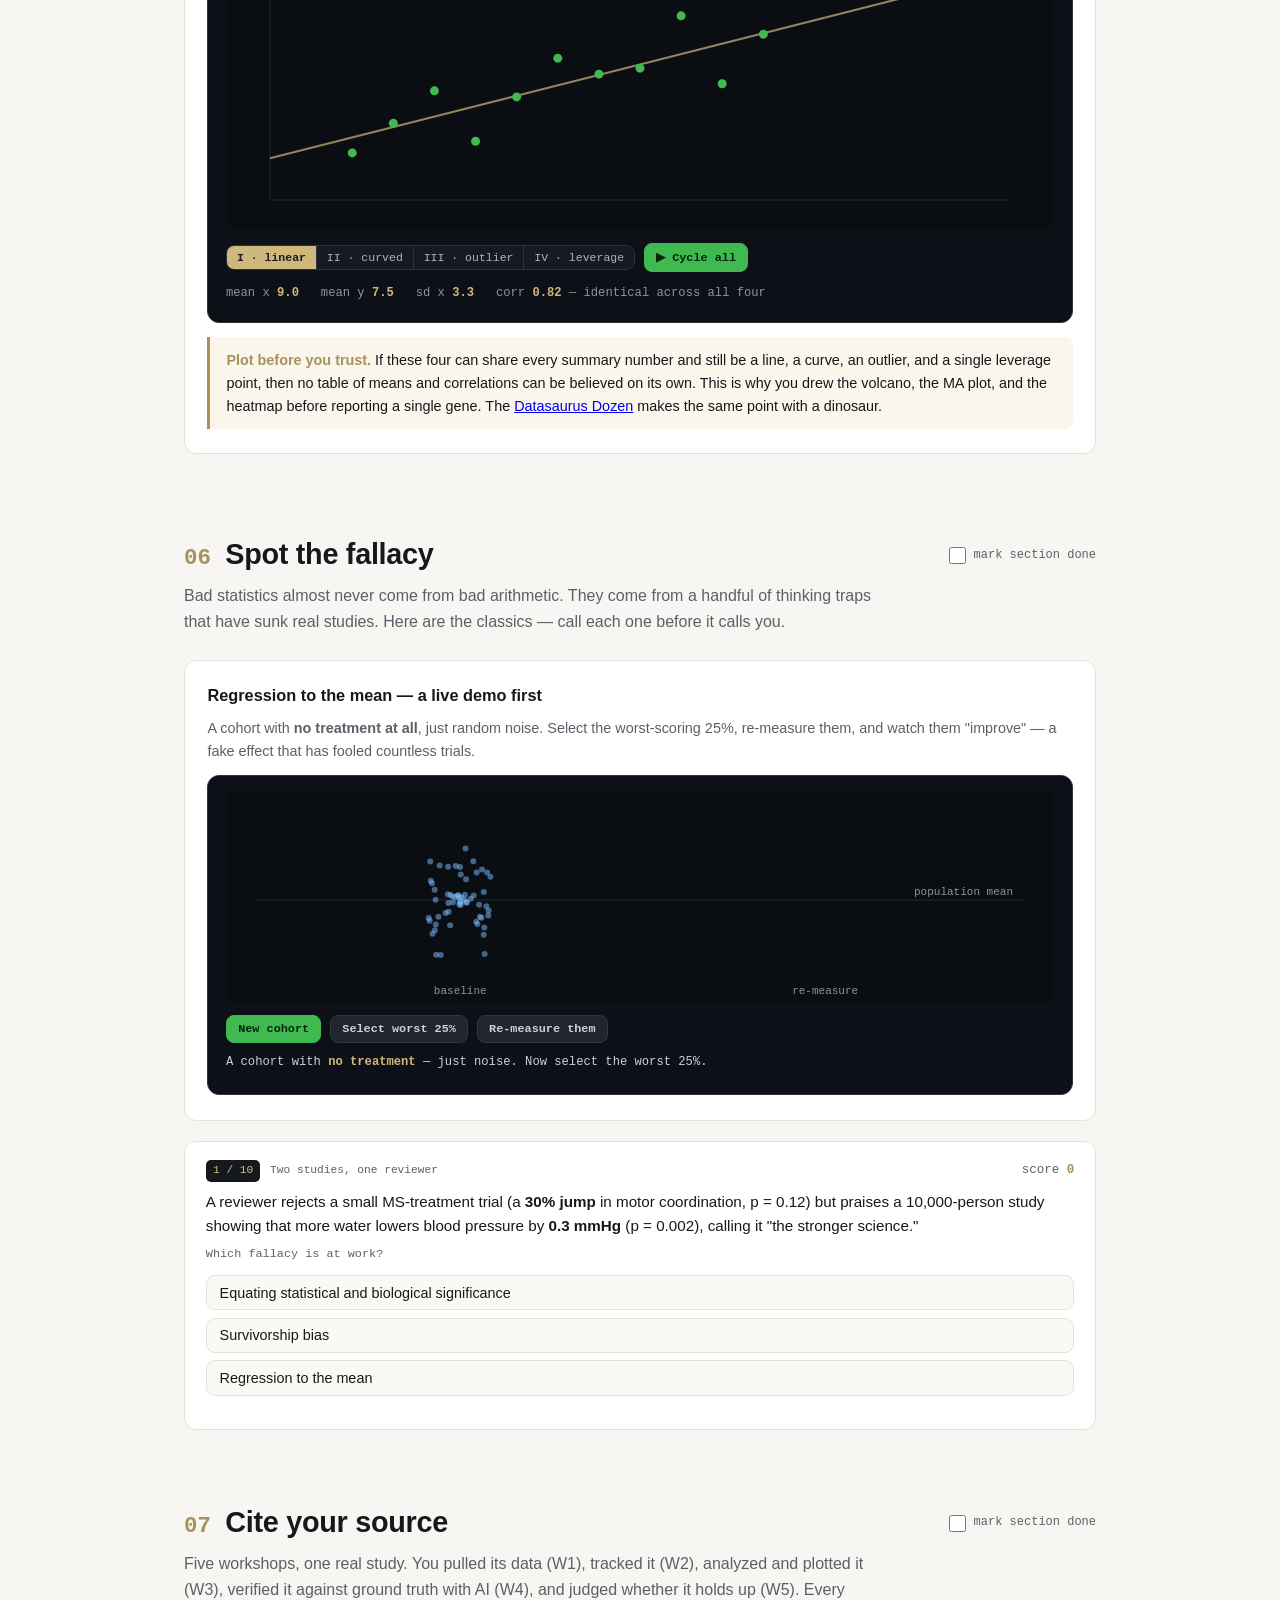
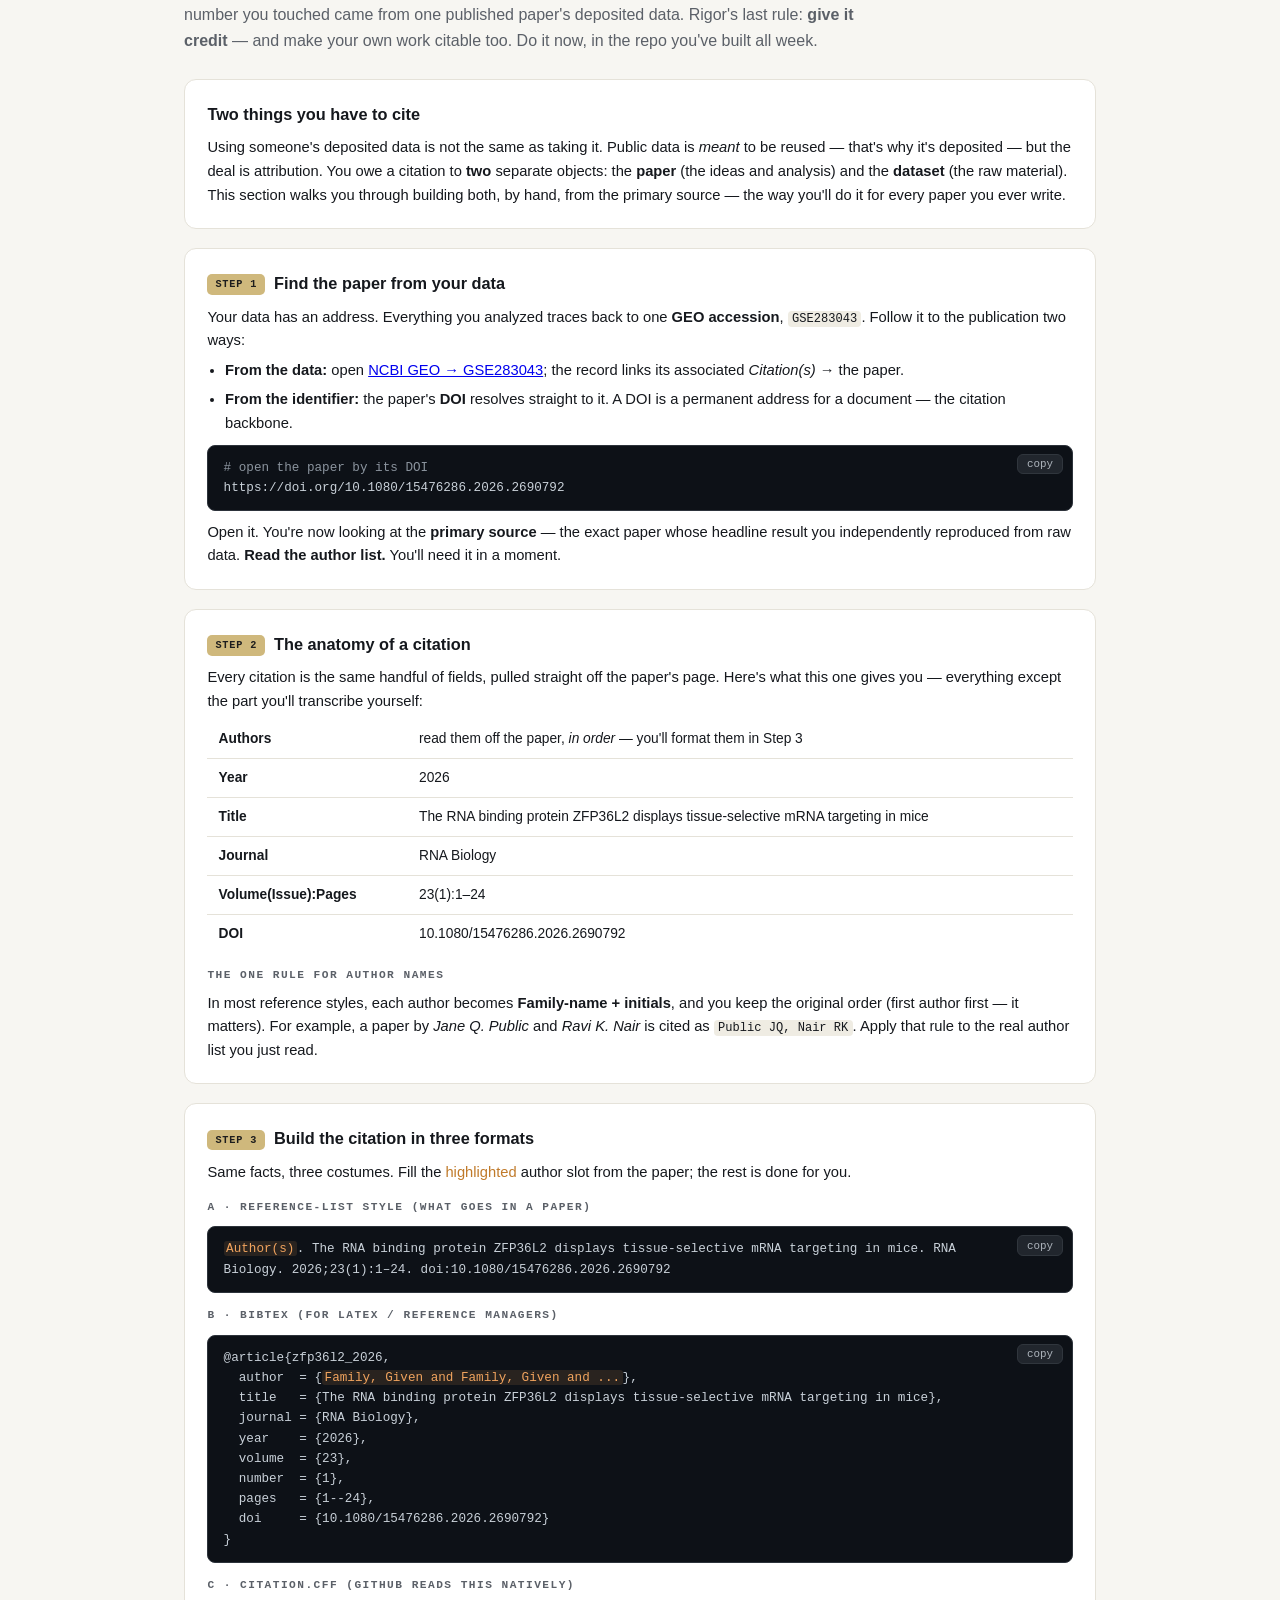
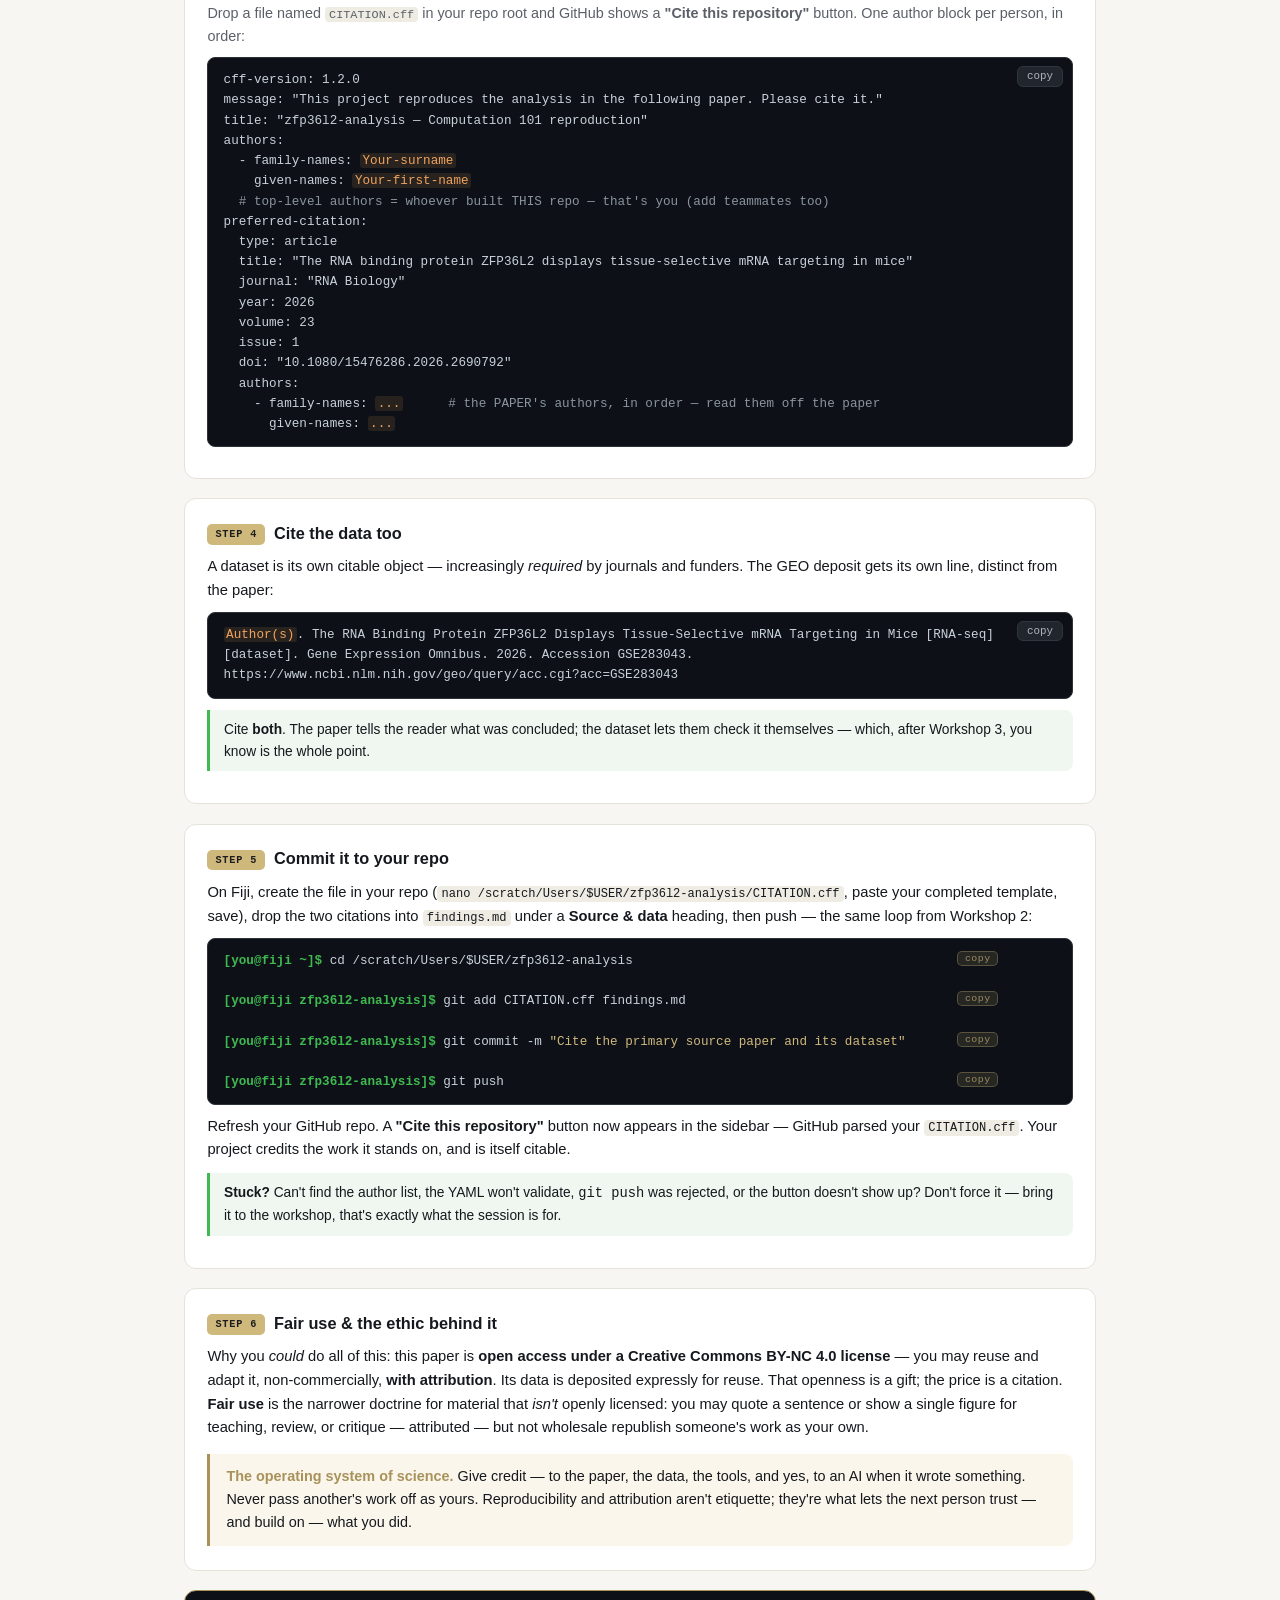
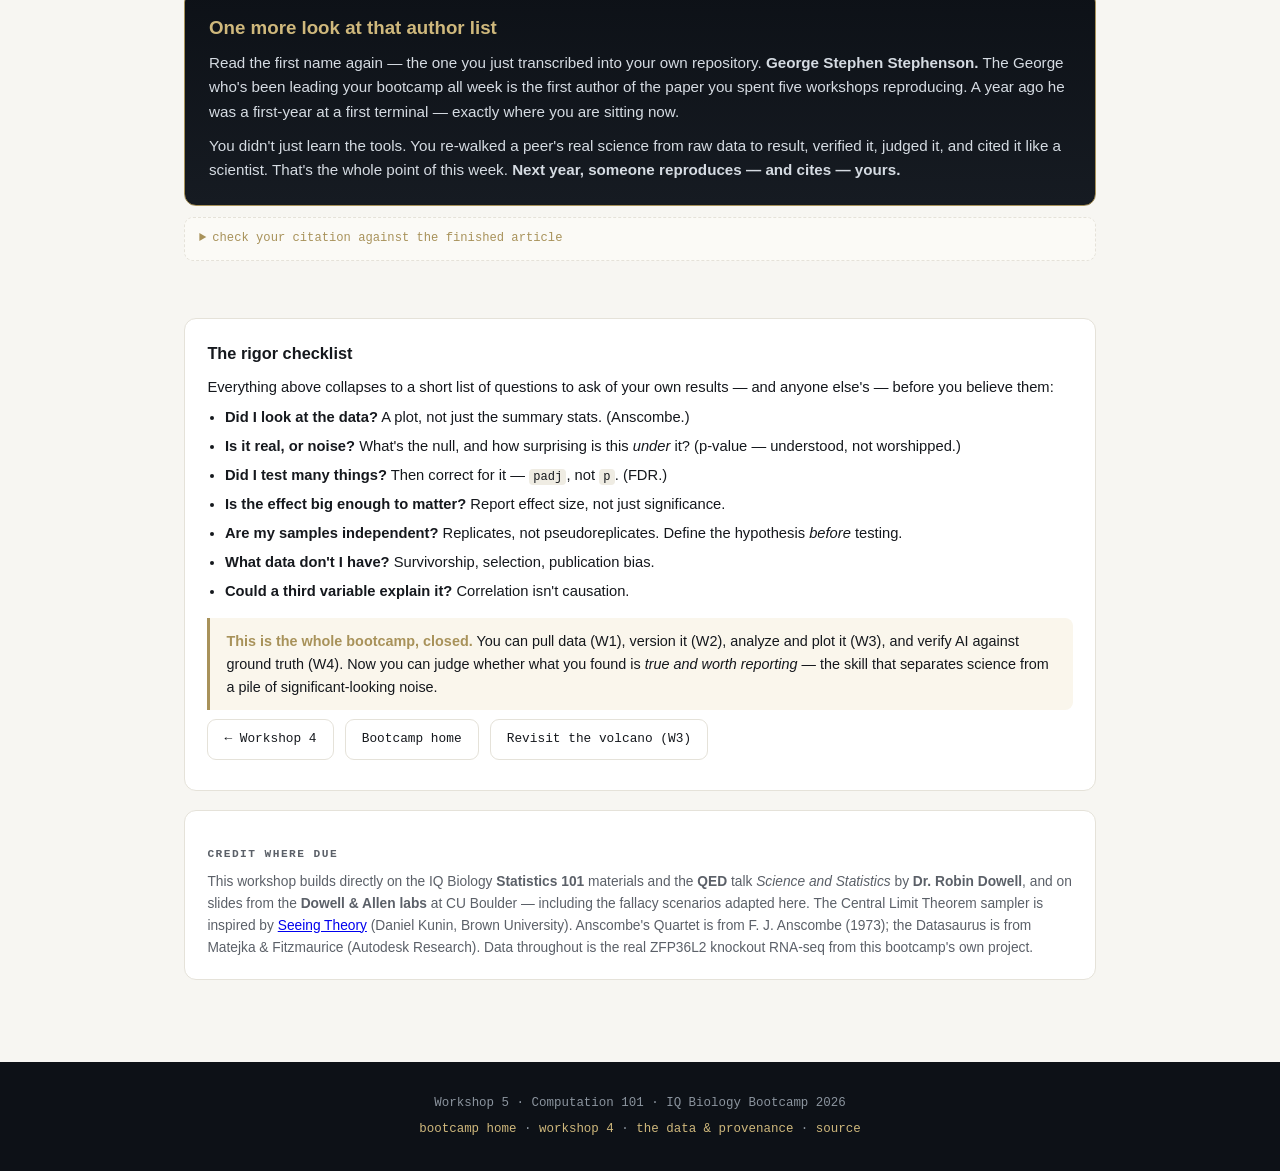
<file: workshop5.html>
<!DOCTYPE html>
<html lang="en">
<head>
<meta charset="UTF-8">
<meta name="viewport" content="width=device-width, initial-scale=1.0">
<meta name="robots" content="noindex, nofollow">
<title>Workshop 5 · Reading the Data: Statistics &amp; Rigor · Computation 101</title>
<meta name="description" content="Archived — not run in 2026. Workshop 5 (Reading the Data: Statistics &amp; Rigor) was the capstone of the earlier five-workshop Computation 101 bootcamp; its key statistics now live inside Workshop 3. This page is kept for reference only. CU Boulder BioFrontiers.">
<style>
  :root{
    --gold:#CFB87C; --gold-dark:#a8925a; --ink:#15181d; --bg:#f7f6f2; --card:#fff;
    --gray:#5b6068; --line:#e5e2d9; --term-bg:#0d1117; --term-border:#2d333b;
    --term-green:#3fb950; --term-text:#c9d1d9;
    --a:#79c0ff; --t:#f0a35e; --g:#3fb950; --c:#d2a8ff; --red:#f47067;
    --mono:ui-monospace,'SF Mono','Cascadia Code',Menlo,Consolas,monospace;
    --sans:-apple-system,BlinkMacSystemFont,'Segoe UI',Roboto,Helvetica,Arial,sans-serif;
  }
  *{margin:0;padding:0;box-sizing:border-box}
  html{scroll-behavior:smooth}
  body{font-family:var(--sans);background:var(--bg);color:var(--ink);line-height:1.6}

  nav{position:sticky;top:0;z-index:50;background:rgba(13,17,23,.94);backdrop-filter:blur(8px);
      display:flex;align-items:center;gap:1rem;padding:.65rem 1.3rem;border-bottom:1px solid var(--term-border);flex-wrap:wrap}
  nav .brand{font-family:var(--mono);font-size:.85rem;color:var(--gold);text-decoration:none;font-weight:600}
  nav .links{display:flex;gap:1rem;flex-wrap:wrap;margin-left:auto}
  nav .links a{color:#adb4bc;text-decoration:none;font-size:.82rem}
  nav .links a:hover{color:var(--gold)}
  .navprog{width:100%;height:4px;background:#21262d;border-radius:2px;overflow:hidden}
  .navprog span{display:block;height:100%;width:0;background:linear-gradient(90deg,var(--gold),var(--term-green));transition:width .4s ease}

  header{background:linear-gradient(180deg,#0d1117,#161b22);color:#e6edf3;padding:3rem 1.5rem 2.6rem;text-align:center}
  .kicker{font-family:var(--mono);font-size:.75rem;letter-spacing:.16em;text-transform:uppercase;color:var(--gold);margin-bottom:.7rem}
  header h1{font-size:clamp(1.8rem,5vw,2.8rem);letter-spacing:-.02em;margin-bottom:.5rem}
  header .meta{font-family:var(--mono);font-size:.85rem;color:#9aa4af}
  header .meta b{color:var(--gold)}
  .agenda{display:flex;gap:.6rem;justify-content:center;flex-wrap:wrap;margin-top:1.4rem}
  .ag{font-family:var(--mono);font-size:.75rem;border:1px solid var(--term-border);border-radius:999px;
      padding:.3rem .85rem;color:#adb4bc;background:rgba(255,255,255,.03)}
  .ag b{color:var(--gold)}
  .prognote{font-family:var(--mono);font-size:.75rem;color:#8b949e;margin-top:1.2rem}
  .prognote b{color:var(--term-green)}

  section{max-width:60rem;margin:0 auto;padding:3.2rem 1.5rem .4rem}
  .sec-head{display:flex;align-items:baseline;gap:.9rem;margin-bottom:.4rem;flex-wrap:wrap}
  .sec-num{font-family:var(--mono);font-weight:700;font-size:1.4rem;color:var(--gold-dark)}
  section h2{font-size:clamp(1.35rem,3vw,1.8rem);letter-spacing:-.01em}
  .done-toggle{margin-left:auto;display:flex;align-items:center;gap:.45rem;font-family:var(--mono);
      font-size:.75rem;color:var(--gray);cursor:pointer;user-select:none;white-space:nowrap}
  .done-toggle input{width:17px;height:17px;accent-color:var(--gold-dark);cursor:pointer}
  .sec-sub{color:var(--gray);max-width:44rem;margin-bottom:1.6rem}

  .panel{background:var(--card);border:1px solid var(--line);border-radius:12px;padding:1.3rem 1.4rem;margin-bottom:1.2rem}
  .panel h3{font-size:1.02rem;margin-bottom:.6rem}
  .panel h4{font-family:var(--mono);font-size:.7rem;letter-spacing:.13em;text-transform:uppercase;color:var(--gray);margin:.9rem 0 .4rem}
  .tip{border-left:3px solid var(--term-green);background:#f0f7f1;padding:.55rem .85rem;border-radius:0 8px 8px 0;font-size:.86rem;margin:.7rem 0}
  .warn{border-left:3px solid #b4540a;background:#fdf1e3;padding:.55rem .85rem;border-radius:0 8px 8px 0;font-size:.86rem;margin:.7rem 0}
  .takeaway{border-left:3px solid var(--gold-dark);background:#faf6ec;padding:.7rem 1rem;border-radius:0 8px 8px 0;font-size:.9rem;margin:.9rem 0 .2rem}
  .takeaway b{color:var(--gold-dark)}
  table{width:100%;border-collapse:collapse;font-size:.86rem;margin:.4rem 0}
  th{font-family:var(--mono);font-size:.68rem;letter-spacing:.1em;text-transform:uppercase;color:var(--gray);
     text-align:left;padding:.5rem .7rem;border-bottom:2px solid var(--line)}
  td{padding:.5rem .7rem;border-bottom:1px solid var(--line);vertical-align:top}
  tr:last-child td{border-bottom:none}
  td code, p code, li code{font-family:var(--mono);font-size:.82em;background:#efece3;border-radius:4px;padding:.08em .35em}
  ul.tight{margin:.4rem 0 .3rem 1.1rem}
  ul.tight li{margin-bottom:.35rem;font-size:.92rem}
  details.deeper{margin:.7rem 0 0;border:1px dashed var(--line);border-radius:9px;background:#fbfaf6;padding:.4rem .9rem}
  details.deeper summary{cursor:pointer;font-family:var(--mono);font-size:.76rem;color:var(--gold-dark);user-select:none;padding:.3rem 0}
  details.deeper[open] summary{color:var(--gray)}
  details.deeper p{font-size:.86rem;color:var(--gray);margin:.4rem 0}

  /* ---------- interactive visualizations ---------- */
  .viz{background:var(--term-bg);border:1px solid var(--term-border);border-radius:12px;padding:1rem 1.1rem 1.15rem;margin:.7rem 0 .3rem}
  .viz canvas{width:100%;display:block;border-radius:8px;background:#0a0d12;touch-action:manipulation}
  .ctrls{display:flex;flex-wrap:wrap;gap:.55rem;align-items:center;margin:.85rem 0 .2rem}
  .ctrls .lab{font-family:var(--mono);font-size:.72rem;color:#adb4bc;display:flex;align-items:center;gap:.4rem}
  .ctrls .lab b{color:var(--gold)}
  .seg{display:inline-flex;border:1px solid var(--term-border);border-radius:8px;overflow:hidden}
  .seg button{font-family:var(--mono);font-size:.72rem;background:#161b22;color:#adb4bc;border:none;
      padding:.34rem .62rem;cursor:pointer;border-right:1px solid var(--term-border)}
  .seg button:last-child{border-right:none}
  .seg button.on{background:var(--gold);color:#1d1d1d;font-weight:700}
  .vbtn{font-family:var(--mono);font-size:.74rem;font-weight:600;background:#21262d;color:#c9d1d9;border:1px solid #30363d;
      border-radius:8px;padding:.36rem .7rem;cursor:pointer}
  .vbtn:hover{border-color:var(--gold-dark);color:#fff}
  .vbtn.go{background:var(--term-green);border-color:var(--term-green);color:#04260d}
  .vbtn.go:hover{filter:brightness(1.08)}
  .vbtn.ghost{background:transparent}
  input[type=range]{-webkit-appearance:none;appearance:none;height:5px;border-radius:5px;background:#30363d;outline:none;width:9.5rem;vertical-align:middle}
  input[type=range]::-webkit-slider-thumb{-webkit-appearance:none;appearance:none;width:15px;height:15px;border-radius:50%;background:var(--gold);cursor:pointer;border:none}
  input[type=range]::-moz-range-thumb{width:15px;height:15px;border-radius:50%;background:var(--gold);cursor:pointer;border:none}
  .readout{font-family:var(--mono);font-size:.76rem;color:#c9d1d9;margin-top:.7rem;line-height:1.7}
  .readout .k{color:#8b949e}
  .readout b{color:var(--gold)}
  .readout .gd{color:var(--term-green)} .readout .bd{color:var(--red)}
  .badge{display:inline-block;font-family:var(--mono);font-size:.68rem;font-weight:700;letter-spacing:.06em;
      border-radius:6px;padding:.2rem .5rem;text-transform:uppercase}
  .badge.sig{background:var(--red);color:#2b0a08} .badge.ns{background:#30363d;color:#8b949e}

  /* fallacy game */
  .fcard{background:var(--card);border:1px solid var(--line);border-radius:12px;padding:1.15rem 1.3rem;margin:.7rem 0}
  .fmeta{display:flex;align-items:center;gap:.6rem;font-family:var(--mono);font-size:.7rem;color:var(--gray);margin-bottom:.5rem;flex-wrap:wrap}
  .fmeta .pill{background:var(--ink);color:var(--gold);border-radius:5px;padding:.12rem .45rem}
  .fscen{font-size:.95rem;margin-bottom:.4rem}
  .fopts{display:flex;flex-direction:column;gap:.45rem;margin:.7rem 0 .2rem}
  .fopt{text-align:left;font-family:var(--sans);font-size:.9rem;background:#faf9f4;border:1px solid var(--line);
      border-radius:9px;padding:.55rem .8rem;cursor:pointer;color:var(--ink);transition:border-color .15s}
  .fopt:hover{border-color:var(--gold-dark)}
  .fopt.correct{background:#eaf7ec;border-color:var(--term-green);font-weight:600}
  .fopt.wrong{background:#fdeceb;border-color:var(--red)}
  .fopt:disabled{cursor:default}
  .ffeed{font-size:.88rem;border-radius:0 8px 8px 0;padding:.6rem .9rem;margin-top:.7rem;display:none}
  .ffeed.show{display:block}
  .ffeed.ok{border-left:3px solid var(--term-green);background:#f0f7f1}
  .ffeed.no{border-left:3px solid var(--red);background:#fdeceb}
  .ffeed .lesson{display:block;margin-top:.35rem;color:var(--gold-dark);font-weight:600}
  .frow{display:flex;align-items:center;gap:.8rem;margin-top:.9rem;flex-wrap:wrap}
  .fscore{font-family:var(--mono);font-size:.78rem;color:var(--gray)}
  .fscore b{color:var(--gold-dark)}

  /* citation activity */
  .step-chip{display:inline-block;font-family:var(--mono);font-size:.64rem;letter-spacing:.08em;text-transform:uppercase;
      color:#1d1d1d;background:var(--gold);border-radius:5px;padding:.13rem .5rem;margin-right:.55rem;vertical-align:middle}
  .snip{position:relative;background:var(--term-bg);border-radius:8px;margin:.6rem 0;border:1px solid var(--term-border)}
  .snip pre{padding:.75rem 4.4rem .75rem .95rem;overflow-x:auto;font-family:var(--mono);font-size:.79rem;color:var(--term-text);white-space:pre-wrap;word-break:break-word;line-height:1.6}
  .snip .p{color:var(--term-green);font-weight:600}
  .snip .c{color:#8b949e}
  .snip .f{color:var(--gold)}
  .snip .blank{color:#f0a35e;background:rgba(240,163,94,.12);border-radius:3px;padding:0 .2em}
  .copybtn{position:absolute;top:.5rem;right:.55rem;z-index:2;font-family:var(--mono);font-size:.68rem;background:#21262d;
      color:#adb4bc;border:1px solid #30363d;border-radius:6px;padding:.2rem .55rem;cursor:pointer}
  .copybtn:hover{color:var(--gold);border-color:var(--gold-dark)}
  .copybtn.done{background:#3fb950;color:#0d1117;border-color:#3fb950}
  .reveal-card{background:linear-gradient(180deg,#0d1117,#161b22);color:#e6edf3;border:1px solid var(--gold-dark);
      border-radius:12px;padding:1.4rem 1.5rem;margin:1rem 0 .3rem}
  .reveal-card h3{color:var(--gold);margin-bottom:.5rem}
  .reveal-card p{font-size:.95rem;color:#d5dbe2}

  .launch{display:flex;gap:.7rem;flex-wrap:wrap;margin:.6rem 0}
  .lgo{font-family:var(--mono);font-size:.8rem;text-decoration:none;border:1px solid var(--line);border-radius:9px;
       padding:.55rem 1rem;color:var(--ink);background:#fff;display:inline-block;white-space:nowrap}
  .lgo:hover{border-color:var(--gold-dark)}
  .lgo.primary{background:var(--gold);border-color:var(--gold);font-weight:700}

  footer{margin-top:3.5rem;background:var(--term-bg);color:#8b949e;text-align:center;padding:2rem 1.5rem;font-family:var(--mono);font-size:.78rem}
  footer a{color:var(--gold);text-decoration:none}
  footer a:hover{text-decoration:underline}
  .reveal{opacity:0;transform:translateY(18px);transition:opacity .6s ease,transform .6s ease}
  .reveal.in{opacity:1;transform:none}
  @media(prefers-reduced-motion:reduce){
    html{scroll-behavior:auto}
    .reveal{opacity:1;transform:none;transition:none}
  }
  .vh{position:absolute;width:1px;height:1px;padding:0;margin:-1px;overflow:hidden;clip:rect(0,0,0,0);border:0}
  @media(max-width:600px){
    section{padding-left:1.1rem;padding-right:1.1rem}
    table{display:block;overflow-x:auto}
    input[type=range]{width:8rem}
    .ctrls{gap:.45rem}
    .viz{overflow-x:auto}
    .viz canvas{min-width:340px}
    .seg{flex-wrap:wrap;overflow:visible}
  }
  /* per-line copy: one command at a time (bulk paste misfires in a real shell) */
  .snip pre{position:relative}
  .cmdline{display:block;position:relative;padding-right:4rem}
  .cmdline:hover{background:rgba(207,184,124,.09)}
  .linecopy{position:absolute;right:.2rem;top:.02rem;font-family:var(--mono,ui-monospace,monospace);
    font-size:.62rem;letter-spacing:.05em;background:rgba(207,184,124,.18);color:#CFB87C;
    border:1px solid rgba(207,184,124,.45);border-radius:5px;padding:.06rem .4rem;cursor:pointer;
    opacity:.72;transition:opacity .12s,background .12s}
  .cmdline:hover .linecopy{opacity:1;background:rgba(207,184,124,.3)}
  .linecopy:focus-visible{opacity:1;outline:2px solid #CFB87C;outline-offset:1px}
  .linecopy.done{background:#3fb950;color:#0d1117;border-color:#3fb950;opacity:1}
  /* a block-level copy button would collide with the first line's — hide it once per-line exists */
  .snip.perline > .copybtn{display:none}
</style>
</head>
<body>
<div role="note" aria-label="Archived workshop notice" style="background:#2b2214;border-bottom:2px solid #CFB87C;color:#f0ead9;padding:1rem 1.3rem;font-family:-apple-system,BlinkMacSystemFont,'Segoe UI',Roboto,Helvetica,Arial,sans-serif;line-height:1.55">
  <div style="max-width:60rem;margin:0 auto">
    <p style="font-family:ui-monospace,'SF Mono',Menlo,Consolas,monospace;font-size:.7rem;letter-spacing:.16em;text-transform:uppercase;color:#CFB87C;font-weight:700;margin-bottom:.35rem">Archived · not run in 2026</p>
    <p style="font-size:.9rem;margin:0">This capstone is <b>not part of the 2026 bootcamp</b>, which runs three sessions: bash &amp; the cluster, Git/GitHub, then Python. Its core statistics — <code style="font-family:ui-monospace,Menlo,monospace">padj</code> vs raw <code style="font-family:ui-monospace,Menlo,monospace">p</code>, multiple-testing correction, effect size vs significance — are now taught inside <b>Workshop 3</b>. The page is kept intact and unlisted so the full simulations can be brought back in a future year. <b>Everything below — including the "five workshops" framing — describes the earlier five-workshop arc.</b> The simulations still run.</p>
    <p style="font-size:.9rem;margin:.55rem 0 0"><a href="workshop3.html" style="color:#CFB87C;font-weight:700">→ Workshop 3, where the statistics now live</a> &nbsp;·&nbsp; <a href="index.html" style="color:#CFB87C;font-weight:700">the 2026 program</a></p>
  </div>
</div>

<nav>
  <a class="brand" href="index.html">← iqbio/computation-101</a>
  <div class="links">
    <a href="#clt">Distributions</a>
    <a href="#pval">P-values</a>
    <a href="#fdr">Multiple Testing</a>
    <a href="#effect">Effect Size</a>
    <a href="#look">Look at the Data</a>
    <a href="#fallacies">Fallacies</a>
    <a href="#cite">Cite it</a>
  </div>
  <div class="navprog"><span id="progBar"></span></div>
</nav>

<header>
  <p class="kicker">Workshop 5 · Computation 101 · IQ Biology Bootcamp</p>
  <h1>Reading the Data — Statistics &amp; Rigor</h1>
  <p class="meta">The capstone: from numbers to judgment · led by <b>George</b></p>
  <div class="agenda">
    <span class="ag"><b>1</b> Distributions &amp; the CLT</span>
    <span class="ag"><b>2</b> What a p-value is</span>
    <span class="ag"><b>3</b> Multiple testing</span>
    <span class="ag"><b>4</b> Effect size</span>
    <span class="ag"><b>5</b> Look at the data</span>
    <span class="ag"><b>6</b> Spot the fallacy</span>
    <span class="ag"><b>7</b> Cite your source</span>
  </div>
  <p class="prognote">your progress: <b id="progText">0 / 7 sections</b> — saved in this browser</p>
</header>

<section id="intro">
  <h2 class="vh">Why statistical rigor matters</h2>
  <div class="panel reveal" style="border-left:4px solid var(--gold)">
    <h3>You found 1,343 genes. Are they real?</h3>
    <p style="font-size:.95rem">In Workshop 3 you filtered a DESeq2 table and reported <b>1,343</b> genes up in bone marrow.
       Here's the uncomfortable part: you tested about <b>17,000</b> genes at once, and at a raw <code>p &lt; 0.05</code>
       cutoff, roughly <b>850</b> genes clear the bar <i>by chance alone</i> — even if nothing were happening. So how do
       you know which of your hits are signal and which are the statistics playing tricks?</p>
    <p style="font-size:.95rem;margin-top:.6rem">That question — <i>is this result real, and does it matter?</i> — is the
       one every scientist has to answer, and it's where most published work quietly goes wrong: by a classic estimate,
       roughly half of medical papers that use statistics contain at least one statistical error (Glantz, <i>Circulation</i>, 1980). This workshop is the difference between producing a
       <b>finding</b> and producing an expensive false alarm. You won't memorize formulas. You'll <b>push on</b> the
       machinery — sliders, buttons, live simulations — until you can feel where it's solid and where it lies.</p>
    <div class="takeaway"><b>The stakes.</b> A p-value you don't understand, a correction you skip, a plot you never
       drew — each turns real lab-hours and grant money into a result nobody can reproduce. Rigor isn't bureaucracy.
       It's what makes your work <i>worth</i> anything.</div>
  </div>
</section>

<section id="clt">
  <div class="sec-head">
    <span class="sec-num">01</span><h2>Distributions &amp; the Central Limit Theorem</h2>
    <label class="done-toggle"><input type="checkbox" class="secdone" data-sec="clt">mark section done</label>
  </div>
  <p class="sec-sub">Almost every test you'll ever run leans on one quiet miracle: the average of enough independent
     samples is Normal — <i>no matter what shape the raw data has</i>. Prove it to yourself.</p>
  <div class="panel reveal">
    <h3>Sample the machine</h3>
    <p style="font-size:.9rem;color:var(--gray)">Pick an ugly parent distribution (top strip). Each <b>draw</b> takes
       <code>n</code> values from it and plots their <i>mean</i> (middle). Watch those means pile up (bottom) — and turn
       into a bell curve, every time.</p>
    <div class="viz">
      <canvas id="cltCanvas" height="330" aria-label="Central Limit Theorem sampler: parent distribution on top, individual sample means in the middle, and the accumulating distribution of means at the bottom."></canvas>
      <div class="ctrls">
        <span class="lab">Parent:</span>
        <span class="seg" id="cltShape">
          <button data-shape="uniform" class="on">Uniform</button>
          <button data-shape="exp">Skewed</button>
          <button data-shape="bimodal">Bimodal</button>
          <button data-shape="expr">Gene expression</button>
        </span>
      </div>
      <div class="ctrls">
        <span class="lab">Sample size <b id="cltNv">n = 5</b></span>
        <input type="range" id="cltN" min="1" max="50" value="5" aria-label="sample size n">
        <button class="vbtn go" id="cltDraw1">Draw 1</button>
        <button class="vbtn" id="cltDraw30">Draw 30</button>
        <button class="vbtn" id="cltDraw500">Draw 500</button>
        <button class="vbtn ghost" id="cltReset">Reset</button>
        <label class="lab"><input type="checkbox" id="cltNorm"> show Normal</label>
      </div>
      <div class="readout" id="cltStat"></div>
    </div>
    <div class="takeaway"><b>Why you care.</b> This is the engine under every t-test, confidence interval, and p-value on
       your DESeq2 table. It only works when your samples are <i>independent</i> — which is exactly why treating three
       measurements of one mouse as three mice (pseudoreplication) quietly breaks the math and inflates your
       significance. The theorem is generous, but it is not fooled for free.
    </div>
    <details class="deeper"><summary>see the Python (optional)</summary>
      <p>The same idea in a few lines — the version you'd run in a Colab like Workshop 3:</p>
      <p style="font-family:var(--mono);font-size:.8rem;color:var(--ink);white-space:pre-wrap;background:#faf8f2;border:1px solid var(--line);border-radius:8px;padding:.7rem .9rem">import numpy as np, matplotlib.pyplot as plt
parent = np.random.exponential(1, 100000)   # any ugly shape
means = [np.random.choice(parent, 5).mean() for _ in range(2000)]
plt.hist(means, bins=40)   # ... it's a bell curve</p>
    </details>
  </div>
</section>

<section id="pval">
  <div class="sec-head">
    <span class="sec-num">02</span><h2>What a p-value actually is</h2>
    <label class="done-toggle"><input type="checkbox" class="secdone" data-sec="pval">mark section done</label>
  </div>
  <p class="sec-sub">The most misused number in science. A p-value is <b>not</b> the probability your hypothesis is true.
     It's the probability of seeing data this extreme <i>if nothing were going on</i>. Simulate it.</p>
  <div class="panel reveal">
    <h3>Run the null — then add a real effect</h3>
    <p style="font-size:.9rem;color:var(--gray)">Each run compares two groups and records the p-value. Start with
       <b>zero</b> true difference and run a few hundred: the p-values are <i>flat</i> — every value equally likely.
       Now slide in a real effect and watch them crowd toward zero.</p>
    <div class="viz">
      <canvas id="pvCanvas" height="250" aria-label="Histogram of p-values from repeated simulated experiments."></canvas>
      <div class="ctrls">
        <span class="lab">True effect <b id="pvEffectV">0.00</b></span>
        <input type="range" id="pvEffect" min="0" max="150" value="0" aria-label="true effect size">
        <button class="vbtn go" id="pvRun1">Run 1</button>
        <button class="vbtn" id="pvRun500">Run 500</button>
        <button class="vbtn ghost" id="pvReset">Reset</button>
      </div>
      <div class="readout" id="pvStat"></div>
    </div>
    <div class="takeaway"><b>The trap.</b> When nothing is happening, <b>5% of experiments still "pass" at p&lt;0.05.</b>
       That's not a bug — it's the definition. A single significant p-value is weak evidence; it's outlier-detection on
       the null, not proof of your idea. This is the seed of the multiple-testing problem in the next section.</div>
  </div>
</section>

<section id="fdr">
  <div class="sec-head">
    <span class="sec-num">03</span><h2>Multiple testing — the 850 free "discoveries"</h2>
    <label class="done-toggle"><input type="checkbox" class="secdone" data-sec="fdr">mark section done</label>
  </div>
  <p class="sec-sub">Here's where your own analysis lives or dies. You didn't run one test — you ran ~17,000, one per
     gene. This is the real p-value histogram from your bone-marrow table.</p>
  <div class="panel reveal">
    <h3>Your bone-marrow genes, all 16,973 tests</h3>
    <p style="font-size:.9rem;color:var(--gray)">Each bar counts genes whose p-value falls in that range. The dashed
       line is the <b>noise floor</b> — how many genes land in each bin if <i>nothing</i> is real. Toggle the views.</p>
    <div class="viz">
      <canvas id="fdrCanvas" height="300" aria-label="Histogram of the 16,973 bone-marrow p-values with the noise floor marked, showing raw significance, FDR correction, and the all-null case."></canvas>
      <div class="ctrls">
        <span class="seg" id="fdrMode">
          <button data-fdr="raw" class="on">Raw p &lt; 0.05</button>
          <button data-fdr="bh">Benjamini-Hochberg</button>
          <button data-fdr="null">If nothing were real</button>
        </span>
      </div>
      <div class="readout" id="fdrStat"></div>
    </div>
    <div class="takeaway"><b>This is the whole ballgame.</b> Raw, you'd report <b>6,881</b> "significant" genes — and
       ~<b>849</b> of them are noise you'd expect by chance. Benjamini-Hochberg (the <code>padj</code> column you already
       used) controls that false-discovery rate and trims you to a set you can defend. Skip it and your paper is part
       noise. <b>Correcting for multiple comparisons is not optional.</b></div>
  </div>
</section>

<section id="effect">
  <div class="sec-head">
    <span class="sec-num">04</span><h2>Significant ≠ important — effect size</h2>
    <label class="done-toggle"><input type="checkbox" class="secdone" data-sec="effect">mark section done</label>
  </div>
  <p class="sec-sub">With a big enough sample, <i>everything</i> becomes "statistically significant" — including effects
     far too small to matter. That's why your volcano plot has two axes, not one.</p>
  <div class="panel reveal">
    <h3>Crank up n on a trivial effect</h3>
    <p style="font-size:.9rem;color:var(--gray)">The true effect below is fixed and tiny (think: 0.3&nbsp;mmHg of blood
       pressure — real, but meaningless). Slide the sample size up and watch the p-value dive under 0.05 while the effect
       never changes.</p>
    <div class="viz">
      <canvas id="efCanvas" height="240" aria-label="A fixed tiny effect with a p-value that falls as sample size increases."></canvas>
      <div class="ctrls">
        <span class="lab">Sample size <b id="efNv">n = 20</b></span>
        <input type="range" id="efN" min="0" max="100" value="15" aria-label="sample size n on a log scale">
        <span id="efBadge" class="badge ns">not significant</span>
      </div>
      <div class="readout" id="efStat"></div>
    </div>
    <div class="takeaway"><b>Always ask two questions.</b> Not just <i>"is it real?"</i> (the y-axis, significance) but
       <i>"is it big enough to care?"</i> (the x-axis, effect size / log2 fold change). A gene with a perfect
       <code>padj</code> and a fold change of 1.02× is real and irrelevant. Rigor means reporting both — and never
       letting a small p-value stand in for a meaningful result.</div>
  </div>
</section>

<section id="look">
  <div class="sec-head">
    <span class="sec-num">05</span><h2>Look at your data</h2>
    <label class="done-toggle"><input type="checkbox" class="secdone" data-sec="look">mark section done</label>
  </div>
  <p class="sec-sub">Summary statistics hide the truth. These datasets have the <b>same</b> mean, standard deviation, and
     correlation — and look nothing alike. You met Anscombe's Quartet in Workshop 3; here it is, alive.</p>
  <div class="panel reveal">
    <h3>Same statistics, four completely different stories</h3>
    <div class="viz">
      <canvas id="dsCanvas" height="300" aria-label="Anscombe's Quartet: four datasets with identical summary statistics but very different shapes, morphing between one another."></canvas>
      <div class="ctrls">
        <span class="seg" id="dsPick">
          <button data-ans="0" class="on">I · linear</button>
          <button data-ans="1">II · curved</button>
          <button data-ans="2">III · outlier</button>
          <button data-ans="3">IV · leverage</button>
        </span>
        <button class="vbtn go" id="dsPlay">▶ Cycle all</button>
      </div>
      <div class="readout" id="dsStat"></div>
    </div>
    <div class="takeaway"><b>Plot before you trust.</b> If these four can share every summary number and still be a line,
       a curve, an outlier, and a single leverage point, then no table of means and correlations can be believed on its
       own. This is why you drew the volcano, the MA plot, and the heatmap before reporting a single gene. The
       <a href="https://www.autodesk.com/research/publications/same-stats-different-graphs" target="_blank" rel="noopener noreferrer">Datasaurus Dozen</a>
       makes the same point with a dinosaur.</div>
  </div>
</section>

<section id="fallacies">
  <div class="sec-head">
    <span class="sec-num">06</span><h2>Spot the fallacy</h2>
    <label class="done-toggle"><input type="checkbox" class="secdone" data-sec="fallacies">mark section done</label>
  </div>
  <p class="sec-sub">Bad statistics almost never come from bad arithmetic. They come from a handful of thinking traps that
     have sunk real studies. Here are the classics — call each one before it calls you.</p>

  <div class="panel reveal">
    <h3>Regression to the mean — a live demo first</h3>
    <p style="font-size:.9rem;color:var(--gray)">A cohort with <b>no treatment at all</b>, just random noise. Select the
       worst-scoring 25%, re-measure them, and watch them "improve" — a fake effect that has fooled countless trials.</p>
    <div class="viz">
      <canvas id="rtmCanvas" height="210" aria-label="Regression to the mean: selecting the worst 25% of a random cohort and re-measuring shows apparent improvement with no treatment."></canvas>
      <div class="ctrls">
        <button class="vbtn go" id="rtmNew">New cohort</button>
        <button class="vbtn" id="rtmSelect">Select worst 25%</button>
        <button class="vbtn" id="rtmRetest">Re-measure them</button>
        <span class="readout" id="rtmStat" style="margin:0"></span>
      </div>
    </div>
  </div>

  <div id="fgame"></div>
</section>

<section id="cite">
  <div class="sec-head">
    <span class="sec-num">07</span><h2>Cite your source</h2>
    <label class="done-toggle"><input type="checkbox" class="secdone" data-sec="cite">mark section done</label>
  </div>
  <p class="sec-sub">Five workshops, one real study. You pulled its data (W1), tracked it (W2), analyzed and plotted it
     (W3), verified it against ground truth with AI (W4), and judged whether it holds up (W5). Every number you touched
     came from one published paper's deposited data. Rigor's last rule: <b>give it credit</b> — and make your own work
     citable too. Do it now, in the repo you've built all week.</p>

  <div class="panel reveal">
    <h3>Two things you have to cite</h3>
    <p style="font-size:.92rem">Using someone's deposited data is not the same as taking it. Public data is <i>meant</i>
       to be reused — that's why it's deposited — but the deal is attribution. You owe a citation to <b>two</b> separate
       objects: the <b>paper</b> (the ideas and analysis) and the <b>dataset</b> (the raw material). This section walks
       you through building both, by hand, from the primary source — the way you'll do it for every paper you ever write.</p>
  </div>

  <div class="panel reveal">
    <h3><span class="step-chip">Step 1</span>Find the paper from your data</h3>
    <p style="font-size:.92rem">Your data has an address. Everything you analyzed traces back to one <b>GEO accession</b>,
       <code>GSE283043</code>. Follow it to the publication two ways:</p>
    <ul class="tight">
      <li><b>From the data:</b> open <a href="https://www.ncbi.nlm.nih.gov/geo/query/acc.cgi?acc=GSE283043" target="_blank" rel="noopener noreferrer">NCBI GEO&nbsp;→ GSE283043</a>; the record links its associated <i>Citation(s)</i> → the paper.</li>
      <li><b>From the identifier:</b> the paper's <b>DOI</b> resolves straight to it. A DOI is a permanent address for a document — the citation backbone.</li>
    </ul>
    <div class="snip">
  <button class="copybtn" data-copy="https://doi.org/10.1080/15476286.2026.2690792">copy</button>
  <pre><span class="c"># open the paper by its DOI</span>
https://doi.org/10.1080/15476286.2026.2690792</pre></div>
    <p style="font-size:.92rem">Open it. You're now looking at the <b>primary source</b> — the exact paper whose headline
       result you independently reproduced from raw data. <b>Read the author list.</b> You'll need it in a moment.</p>
  </div>

  <div class="panel reveal">
    <h3><span class="step-chip">Step 2</span>The anatomy of a citation</h3>
    <p style="font-size:.92rem">Every citation is the same handful of fields, pulled straight off the paper's page.
       Here's what this one gives you — everything except the part you'll transcribe yourself:</p>
    <table>
      <tbody>
        <tr><td><b>Authors</b></td><td>read them off the paper, <i>in order</i> — you'll format them in Step&nbsp;3</td></tr>
        <tr><td><b>Year</b></td><td>2026</td></tr>
        <tr><td><b>Title</b></td><td>The RNA binding protein ZFP36L2 displays tissue-selective mRNA targeting in mice</td></tr>
        <tr><td><b>Journal</b></td><td>RNA Biology</td></tr>
        <tr><td><b>Volume(Issue):Pages</b></td><td>23(1):1&ndash;24</td></tr>
        <tr><td><b>DOI</b></td><td>10.1080/15476286.2026.2690792</td></tr>
      </tbody>
    </table>
    <h4>The one rule for author names</h4>
    <p style="font-size:.92rem">In most reference styles, each author becomes <b>Family-name + initials</b>, and you keep the
       original order (first author first — it matters). For example, a paper by <i>Jane Q. Public</i> and <i>Ravi K. Nair</i>
       is cited as <code>Public JQ, Nair RK</code>. Apply that rule to the real author list you just read.</p>
  </div>

  <div class="panel reveal">
    <h3><span class="step-chip">Step 3</span>Build the citation in three formats</h3>
    <p style="font-size:.92rem">Same facts, three costumes. Fill the <span style="color:#c07a2a">highlighted</span> author
       slot from the paper; the rest is done for you.</p>
    <h4>A · reference-list style (what goes in a paper)</h4>
    <div class="snip"><pre><span class="blank">Author(s)</span>. The RNA binding protein ZFP36L2 displays tissue-selective mRNA targeting in mice. RNA Biology. 2026;23(1):1&ndash;24. doi:10.1080/15476286.2026.2690792</pre></div>
    <h4>B · BibTeX (for LaTeX / reference managers)</h4>
    <div class="snip"><pre>@article{zfp36l2_2026,
  author  = {<span class="blank">Family, Given and Family, Given and ...</span>},
  title   = {The RNA binding protein ZFP36L2 displays tissue-selective mRNA targeting in mice},
  journal = {RNA Biology},
  year    = {2026},
  volume  = {23},
  number  = {1},
  pages   = {1--24},
  doi     = {10.1080/15476286.2026.2690792}
}</pre></div>
    <h4>C · CITATION.cff (GitHub reads this natively)</h4>
    <p style="font-size:.9rem;color:var(--gray)">Drop a file named <code>CITATION.cff</code> in your repo root and GitHub
       shows a <b>"Cite this repository"</b> button. One author block per person, in order:</p>
    <div class="snip"><pre>cff-version: 1.2.0
message: "This project reproduces the analysis in the following paper. Please cite it."
title: "zfp36l2-analysis — Computation 101 reproduction"
authors:
  - family-names: <span class="blank">Your-surname</span>
    given-names: <span class="blank">Your-first-name</span>
  <span class="c"># top-level authors = whoever built THIS repo — that's you (add teammates too)</span>
preferred-citation:
  type: article
  title: "The RNA binding protein ZFP36L2 displays tissue-selective mRNA targeting in mice"
  journal: "RNA Biology"
  year: 2026
  volume: 23
  issue: 1
  doi: "10.1080/15476286.2026.2690792"
  authors:
    - family-names: <span class="blank">...</span>      <span class="c"># the PAPER's authors, in order — read them off the paper</span>
      given-names: <span class="blank">...</span></pre></div>
  </div>

  <div class="panel reveal">
    <h3><span class="step-chip">Step 4</span>Cite the data too</h3>
    <p style="font-size:.92rem">A dataset is its own citable object — increasingly <i>required</i> by journals and funders.
       The GEO deposit gets its own line, distinct from the paper:</p>
    <div class="snip"><pre><span class="blank">Author(s)</span>. The RNA Binding Protein ZFP36L2 Displays Tissue-Selective mRNA Targeting in Mice [RNA-seq] [dataset]. Gene Expression Omnibus. 2026. Accession GSE283043. https://www.ncbi.nlm.nih.gov/geo/query/acc.cgi?acc=GSE283043</pre></div>
    <div class="tip">Cite <b>both</b>. The paper tells the reader what was concluded; the dataset lets them check it
       themselves — which, after Workshop&nbsp;3, you know is the whole point.</div>
  </div>

  <div class="panel reveal">
    <h3><span class="step-chip">Step 5</span>Commit it to your repo</h3>
    <p style="font-size:.92rem">On Fiji, create the file in your repo (<code>nano /scratch/Users/$USER/zfp36l2-analysis/CITATION.cff</code>, paste your
       completed template, save), drop the two citations into <code>findings.md</code> under a <b>Source &amp; data</b>
       heading, then push — the same loop from Workshop&nbsp;2:</p>
    <div class="snip">
  <button class="copybtn" data-copy="cd /scratch/Users/$USER/zfp36l2-analysis && git add CITATION.cff findings.md && git commit -m 'Cite the primary source paper and its dataset' && git push">copy</button>
  <pre><span class="p">[you@fiji ~]$</span> cd /scratch/Users/$USER/zfp36l2-analysis
<span class="p">[you@fiji zfp36l2-analysis]$</span> git add CITATION.cff findings.md
<span class="p">[you@fiji zfp36l2-analysis]$</span> git commit -m <span class="f">"Cite the primary source paper and its dataset"</span>
<span class="p">[you@fiji zfp36l2-analysis]$</span> git push</pre></div>
    <p style="font-size:.92rem">Refresh your GitHub repo. A <b>"Cite this repository"</b> button now appears in the sidebar —
       GitHub parsed your <code>CITATION.cff</code>. Your project credits the work it stands on, and is itself citable.</p>
    <div class="tip"><b>Stuck?</b> Can't find the author list, the YAML won't validate, <code>git push</code> was rejected, or the
       button doesn't show up? Don't force it — bring it to the workshop, that's exactly what the session is for.</div>
  </div>

  <div class="panel reveal">
    <h3><span class="step-chip">Step 6</span>Fair use &amp; the ethic behind it</h3>
    <p style="font-size:.92rem">Why you <i>could</i> do all of this: this paper is <b>open access under a Creative Commons
       BY-NC 4.0 license</b> — you may reuse and adapt it, non-commercially, <b>with attribution</b>. Its data is deposited
       expressly for reuse. That openness is a gift; the price is a citation.</p>
    <p style="font-size:.92rem"><b>Fair use</b> is the narrower doctrine for material that <i>isn't</i> openly licensed: you
       may quote a sentence or show a single figure for teaching, review, or critique — attributed — but not wholesale
       republish someone's work as your own.</p>
    <div class="takeaway"><b>The operating system of science.</b> Give credit — to the paper, the data, the tools, and yes,
       to an AI when it wrote something. Never pass another's work off as yours. Reproducibility and attribution aren't
       etiquette; they're what lets the next person trust — and build on — what you did.</div>
  </div>

  <div class="reveal-card reveal">
    <h3>One more look at that author list</h3>
    <p>Read the first name again — the one you just transcribed into your own repository. <b>George Stephen Stephenson.</b>
       The George who's been leading your bootcamp all week is the first author of the paper you spent five workshops
       reproducing. A year ago he was a first-year at a first terminal — exactly where you are sitting now.</p>
    <p style="margin-top:.6rem">You didn't just learn the tools. You re-walked a peer's real science from raw data to
       result, verified it, judged it, and cited it like a scientist. That's the whole point of this week. <b>Next year,
       someone reproduces — and cites — yours.</b></p>
  </div>

  <details class="deeper reveal"><summary>check your citation against the finished article</summary>
    <p>Reference-list form — yours should match this (authors as <code>Family + initials</code>, in order):</p>
    <div class="snip"><pre>Stephenson GS, Fleifel D, Cook JG, Laederach A, Ramos SBV. The RNA binding protein ZFP36L2 displays tissue-selective mRNA targeting in mice. RNA Biology. 2026;23(1):1&ndash;24. doi:10.1080/15476286.2026.2690792</pre></div>
  </details>
</section>

<section id="close">
  <h2 class="vh">Wrap-up</h2>
  <div class="panel reveal">
    <h3>The rigor checklist</h3>
    <p style="font-size:.92rem">Everything above collapses to a short list of questions to ask of your own results —
       and anyone else's — before you believe them:</p>
    <ul class="tight">
      <li><b>Did I look at the data?</b> A plot, not just the summary stats. (Anscombe.)</li>
      <li><b>Is it real, or noise?</b> What's the null, and how surprising is this <i>under</i> it? (p-value — understood, not worshipped.)</li>
      <li><b>Did I test many things?</b> Then correct for it — <code>padj</code>, not <code>p</code>. (FDR.)</li>
      <li><b>Is the effect big enough to matter?</b> Report effect size, not just significance.</li>
      <li><b>Are my samples independent?</b> Replicates, not pseudoreplicates. Define the hypothesis <i>before</i> testing.</li>
      <li><b>What data don't I have?</b> Survivorship, selection, publication bias.</li>
      <li><b>Could a third variable explain it?</b> Correlation isn't causation.</li>
    </ul>
    <div class="takeaway"><b>This is the whole bootcamp, closed.</b> You can pull data (W1), version it (W2), analyze and
       plot it (W3), and verify AI against ground truth (W4). Now you can judge whether what you found is <i>true and
       worth reporting</i> — the skill that separates science from a pile of significant-looking noise.</div>
    <div class="launch">
      <a class="lgo" href="workshop4.html">← Workshop 4</a>
      <a class="lgo" href="index.html">Bootcamp home</a>
      <a class="lgo" href="workshop3.html">Revisit the volcano (W3)</a>
    </div>
  </div>
  <div class="panel reveal">
    <h4>Credit where due</h4>
    <p style="font-size:.86rem;color:var(--gray)">This workshop builds directly on the IQ Biology <b>Statistics 101</b>
       materials and the <b>QED</b> talk <i>Science and Statistics</i> by <b>Dr. Robin Dowell</b>, and on slides from the
       <b>Dowell &amp; Allen labs</b> at CU Boulder — including the fallacy scenarios adapted here. The Central Limit
       Theorem sampler is inspired by <a href="https://seeing-theory.brown.edu" target="_blank" rel="noopener noreferrer">Seeing
       Theory</a> (Daniel Kunin, Brown University). Anscombe's Quartet is from F. J. Anscombe (1973); the Datasaurus is
       from Matejka &amp; Fitzmaurice (Autodesk Research). Data throughout is the real ZFP36L2 knockout RNA-seq from this
       bootcamp's own project.</p>
  </div>
</section>

<footer>
  <p>Workshop 5 · Computation 101 · IQ Biology Bootcamp 2026</p>
  <p style="margin-top:.4rem"><a href="index.html">bootcamp home</a> ·
     <a href="workshop4.html">workshop 4</a> ·
     <a href="data/zfp36l2/DATA.md">the data &amp; provenance</a> ·
     <a href="https://github.com/gsstephenson/iqbio-computation-101-2026" target="_blank" rel="noopener noreferrer">source</a></p>
</footer>

<script>
/* scroll reveal */
(function(){
  var reduced=window.matchMedia('(prefers-reduced-motion: reduce)').matches;
  var els=document.querySelectorAll('.reveal');
  if(reduced||!('IntersectionObserver' in window)){els.forEach(function(e){e.classList.add('in');});}
  else{var io=new IntersectionObserver(function(en){en.forEach(function(e){if(e.isIntersecting){e.target.classList.add('in');io.unobserve(e.target);}});},{threshold:.08});
       els.forEach(function(e){io.observe(e);});}
})();

/* copy buttons */
(function(){
  document.querySelectorAll('.copybtn').forEach(function(b){
    b.addEventListener('click',function(){
      var txt=b.getAttribute('data-copy');
      function ok(){var o=b.textContent;b.textContent='copied!';setTimeout(function(){b.textContent=o;},1300);}
      if(navigator.clipboard&&navigator.clipboard.writeText){navigator.clipboard.writeText(txt).then(ok).catch(fb);}else fb();
      function fb(){var ta=document.createElement('textarea');ta.value=txt;ta.style.position='fixed';ta.style.opacity='0';document.body.appendChild(ta);ta.select();try{document.execCommand('copy');ok();}catch(e){}document.body.removeChild(ta);}
    });
  });
})();

/* section-done + progress */
(function(){
  var boxes=document.querySelectorAll('.secdone'), bar=document.getElementById('progBar'), txt=document.getElementById('progText');
  var KEY='c101-w5-secs';
  function load(){try{return JSON.parse(localStorage.getItem(KEY)||'{}')||{};}catch(e){return {};}}
  function save(s){try{localStorage.setItem(KEY,JSON.stringify(s));}catch(e){}}
  var st=load();
  function refresh(){
    var done=0; boxes.forEach(function(b){if(b.checked)done++;});
    if(bar)bar.style.width=(done/boxes.length*100)+'%';
    if(txt)txt.textContent=done+' / '+boxes.length+' sections';
  }
  boxes.forEach(function(b){
    if(st[b.dataset.sec])b.checked=true;
    b.addEventListener('change',function(){st[b.dataset.sec]=b.checked;save(st);refresh();});
  });
  refresh();
})();
</script>

<script>
/* ================= interactive visualizations ================= */
(function(){
  "use strict";
  var BG='#0a0d12', GOLD='#CFB87C', GREEN='#3fb950', ORANGE='#f0a35e',
      TXT='#c9d1d9', MUT='#8b949e', RED='#f47067', BLUE='#79c0ff', GRID='#20262e';
  var VIZ=[];
  ['cltStat','pvStat','fdrStat','efStat','dsStat','rtmStat','efBadge'].forEach(function(id){var e=document.getElementById(id);if(e){e.setAttribute('aria-live','polite');e.setAttribute('aria-atomic','true');}});
  function gauss(){var u=0,v=0;while(u===0)u=Math.random();while(v===0)v=Math.random();
    return Math.sqrt(-2*Math.log(u))*Math.cos(2*Math.PI*v);}
  function mean(a){var s=0,i;for(i=0;i<a.length;i++)s+=a[i];return s/a.length;}
  function sd(a){var m=mean(a),s=0,i;for(i=0;i<a.length;i++)s+=(a[i]-m)*(a[i]-m);return Math.sqrt(s/(a.length-1));}
  function pctile(sorted,q){var i=Math.min(sorted.length-1,Math.floor(q*sorted.length));return sorted[i];}
  function erf(x){var s=x<0?-1:1;x=Math.abs(x);var t=1/(1+0.3275911*x);
    var y=1-(((((1.061405429*t-1.453152027)*t)+1.421413741)*t-0.284496736)*t+0.254829592)*t*Math.exp(-x*x);
    return s*y;}
  function Phi(z){return 0.5*(1+erf(z/Math.SQRT2));}
  function fit(cv){var dpr=window.devicePixelRatio||1;
    var w=cv.clientWidth||cv.parentNode.clientWidth||600;
    var h=+(cv.dataset.h||(cv.dataset.h=cv.getAttribute('height')))||260;
    cv.width=Math.round(w*dpr);cv.height=Math.round(h*dpr);
    var ctx=cv.getContext('2d');ctx.setTransform(dpr,0,0,dpr,0,0);
    return {ctx:ctx,W:w,H:h};}
  function hist(data,lo,hi,bins){var h=[],i,b,w=(hi-lo)/bins;for(i=0;i<bins;i++)h.push(0);
    for(i=0;i<data.length;i++){b=Math.floor((data[i]-lo)/w);if(b<0)b=0;if(b>=bins)b=bins-1;h[b]++;}return h;}
  function seg(container,cb){var btns=container.querySelectorAll('button');
    container.setAttribute('role','group');
    btns.forEach(function(b){b.setAttribute('aria-pressed',b.classList.contains('on')?'true':'false');
      b.addEventListener('click',function(){
        btns.forEach(function(x){x.classList.remove('on');x.setAttribute('aria-pressed','false');});
        b.classList.add('on');b.setAttribute('aria-pressed','true');cb(b.dataset);});});}
  function debounce(fn,ms){var t;return function(){clearTimeout(t);t=setTimeout(fn,ms);};}
  window.addEventListener('resize',debounce(function(){VIZ.forEach(function(f){try{f();}catch(e){}});},160));

  /* ---------------- 1. CLT sampler ---------------- */
  (function(){
    var cv=document.getElementById('cltCanvas');if(!cv)return;
    var shape='uniform', n=5, means=[], last=[], queue=0, running=false, showN=false;
    var pool=[], pMean=0, pSD=1, lo=0, hi=1;
    function build(){
      pool=[];var i,x;
      for(i=0;i<6000;i++){
        if(shape==='uniform')x=Math.random();
        else if(shape==='exp')x=-Math.log(1-Math.random());
        else if(shape==='bimodal')x=(Math.random()<0.5?0.2:0.8)+gauss()*0.05;
        else x=Math.exp(gauss()*0.95);
        pool.push(x);
      }
      pMean=mean(pool);pSD=sd(pool);
      var s=pool.slice().sort(function(a,b){return a-b;});
      lo=s[0];hi=pctile(s,0.99);if(hi<=lo)hi=lo+1;
      means=[];last=[];queue=0;draw();
    }
    function sampleMean(){var s=[],i,v;for(i=0;i<n;i++){v=pool[(Math.random()*pool.length)|0];s.push(v);}last=s;return mean(s);}
    function X(v,W,pad){return pad+(v-lo)/(hi-lo)*(W-2*pad);}
    function draw(){
      var f=fit(cv),ctx=f.ctx,W=f.W,H=f.H,pad=34,i;
      ctx.clearRect(0,0,W,H);ctx.fillStyle=BG;ctx.fillRect(0,0,W,H);
      ctx.font='11px ui-monospace,monospace';ctx.textBaseline='alphabetic';
      // parent band
      var pb=92, ptop=24, ph=pb-ptop;
      ctx.fillStyle=MUT;ctx.fillText('parent distribution — the raw data',pad,16);
      var bins=44, hp=hist(pool,lo,hi,bins), mp=Math.max.apply(null,hp)||1, bw=(W-2*pad)/bins;
      ctx.fillStyle='rgba(207,184,124,.55)';
      for(i=0;i<bins;i++){var bh=hp[i]/mp*ph;ctx.fillRect(pad+i*bw,pb-bh,Math.max(1,bw-1),bh);}
      ctx.strokeStyle=GRID;ctx.beginPath();ctx.moveTo(pad,pb+.5);ctx.lineTo(W-pad,pb+.5);ctx.stroke();
      // sample strip
      var sy=136;
      ctx.fillStyle=MUT;ctx.fillText('one sample of n = '+n+' → its mean ↓',pad,116);
      if(last.length){
        ctx.fillStyle=BLUE;
        for(i=0;i<last.length;i++){var xx=X(last[i],W,pad);ctx.beginPath();ctx.arc(xx,sy+(i%2?4:-4),2.6,0,7);ctx.fill();}
        var m=mean(last),mx=X(m,W,pad);
        ctx.strokeStyle=GOLD;ctx.lineWidth=2;ctx.beginPath();ctx.moveTo(mx,sy-16);ctx.lineTo(mx,sy+16);ctx.stroke();ctx.lineWidth=1;
      }
      // means band
      var mb=H-24, mtop=176, mh=mb-mtop;
      ctx.fillStyle=MUT;ctx.fillText('distribution of the means ('+means.length+' so far)',pad,168);
      if(means.length){
        var hm=hist(means,lo,hi,bins), mm=Math.max.apply(null,hm)||1;
        ctx.fillStyle='rgba(63,185,80,.75)';
        for(i=0;i<bins;i++){var bh2=hm[i]/mm*mh;ctx.fillRect(pad+i*bw,mb-bh2,Math.max(1,bw-1),bh2);}
        if(showN){
          var sdm=pSD/Math.sqrt(n), pk=1/(sdm*Math.sqrt(2*Math.PI));
          ctx.strokeStyle=GOLD;ctx.lineWidth=2;ctx.beginPath();
          for(i=0;i<=120;i++){var xv=lo+(hi-lo)*i/120,d=Math.exp(-0.5*Math.pow((xv-pMean)/sdm,2))/(sdm*Math.sqrt(2*Math.PI));
            var yy=mb-(d/pk)*mh, xx2=X(xv,W,pad);if(i===0)ctx.moveTo(xx2,yy);else ctx.lineTo(xx2,yy);}
          ctx.stroke();ctx.lineWidth=1;
        }
      }
      ctx.strokeStyle=GRID;ctx.beginPath();ctx.moveTo(pad,mb+.5);ctx.lineTo(W-pad,mb+.5);ctx.stroke();
      var st=document.getElementById('cltStat');
      if(st)st.innerHTML='<span class="k">parent standard deviation (sd)</span> '+pSD.toFixed(2)+' &nbsp; <span class="k">→ sd of the means (theory: sd/√n)</span> <b>'+(pSD/Math.sqrt(n)).toFixed(3)+'</b>'+
        (means.length>30?' &nbsp; <span class="k">observed means sd</span> '+sd(means).toFixed(3):'');
    }
    function loop(){
      if(queue>0){var step=Math.max(1,Math.ceil(queue/14)),k;for(k=0;k<step&&queue>0;k++){queue--;if(means.length<8000)means.push(sampleMean());}draw();requestAnimationFrame(loop);}
      else running=false;
    }
    function add(k){queue+=k;if(!running){running=true;requestAnimationFrame(loop);}}
    seg(document.getElementById('cltShape'),function(d){shape=d.shape;build();});
    var ns=document.getElementById('cltN'),nv=document.getElementById('cltNv');
    ns.addEventListener('input',function(){n=+ns.value;nv.innerHTML='n = '+n;ns.setAttribute('aria-valuetext','sample size n = '+n);means=[];last=[];draw();});
    document.getElementById('cltDraw1').addEventListener('click',function(){add(1);});
    document.getElementById('cltDraw30').addEventListener('click',function(){add(30);});
    document.getElementById('cltDraw500').addEventListener('click',function(){add(500);});
    document.getElementById('cltReset').addEventListener('click',function(){means=[];last=[];queue=0;draw();});
    document.getElementById('cltNorm').addEventListener('change',function(e){showN=e.target.checked;draw();});
    VIZ.push(draw);build();
  })();

  /* ---------------- 2. p-value simulator ---------------- */
  (function(){
    var cv=document.getElementById('pvCanvas');if(!cv)return;
    var d=0, pvals=[], queue=0, running=false, N=20, BINS=20;
    function runOne(){
      var a=0,b=0,i;for(i=0;i<N;i++){a+=gauss();b+=d+gauss();}
      var se=Math.sqrt(1/N+1/N), z=((b/N)-(a/N))/se, p=2*(1-Phi(Math.abs(z)));
      pvals.push(Math.min(1,Math.max(0,p)));
    }
    function draw(){
      var f=fit(cv),ctx=f.ctx,W=f.W,H=f.H,pad=34,i;
      ctx.clearRect(0,0,W,H);ctx.fillStyle=BG;ctx.fillRect(0,0,W,H);
      var base=H-26,top=22,gh=base-top,bw=(W-2*pad)/BINS;
      var h=hist(pvals,0,1,BINS),mx=Math.max.apply(null,h)||1;
      for(i=0;i<BINS;i++){var bh=h[i]/mx*gh;ctx.fillStyle=(i===0)?'rgba(244,112,103,.85)':'rgba(121,192,255,.7)';
        ctx.fillRect(pad+i*bw,base-bh,Math.max(1,bw-1),bh);}
      // 0.05 line
      var x05=pad+0.05*(W-2*pad);
      ctx.strokeStyle=RED;ctx.setLineDash([4,3]);ctx.beginPath();ctx.moveTo(x05,top-6);ctx.lineTo(x05,base);ctx.stroke();ctx.setLineDash([]);
      ctx.fillStyle=RED;ctx.font='10px ui-monospace,monospace';ctx.fillText('p = .05',x05+4,top-1);
      ctx.strokeStyle=GRID;ctx.beginPath();ctx.moveTo(pad,base+.5);ctx.lineTo(W-pad,base+.5);ctx.stroke();
      ctx.fillStyle=MUT;ctx.font='11px ui-monospace,monospace';ctx.fillText('0',pad-3,base+15);ctx.fillText('p-value',W/2-20,base+15);ctx.fillText('1',W-pad-4,base+15);
      var sig=pvals.filter(function(p){return p<0.05;}).length, frac=pvals.length?sig/pvals.length:0;
      var st=document.getElementById('pvStat');
      if(st)st.innerHTML='<span class="k">runs</span> <b>'+pvals.length+'</b> &nbsp; <span class="k">"significant" (p&lt;.05)</span> <b class="'+(d===0?'bd':'gd')+'">'+sig+'</b> ('+(frac*100).toFixed(1)+'%) &nbsp; '+
        (d===0?'<span class="bd">the null is true — yet ~5% still pass</span>':'<span class="gd">a real effect — p piles up near 0</span>');
    }
    function loop(){if(queue>0){var step=Math.max(1,Math.ceil(queue/16)),k;for(k=0;k<step&&queue>0;k++){runOne();queue--;}draw();requestAnimationFrame(loop);}else running=false;}
    function add(k){queue+=k;if(!running){running=true;requestAnimationFrame(loop);}}
    var es=document.getElementById('pvEffect'),ev=document.getElementById('pvEffectV');
    es.addEventListener('input',function(){d=(+es.value)/100;ev.textContent=d.toFixed(2);es.setAttribute('aria-valuetext','true effect '+d.toFixed(2)+' standard deviations');pvals=[];queue=0;draw();});
    document.getElementById('pvRun1').addEventListener('click',function(){add(1);});
    document.getElementById('pvRun500').addEventListener('click',function(){add(500);});
    document.getElementById('pvReset').addEventListener('click',function(){pvals=[];queue=0;draw();});
    VIZ.push(draw);draw();
  })();

  /* ---------------- 3. multiple testing / FDR (real BM data) ---------------- */
  (function(){
    var cv=document.getElementById('fdrCanvas');if(!cv)return;
    var NB=16973, RAW=6881, EXPNULL=849, PADJ=5547, UP=1343;
    var H20=[6881,1153,843,752,634,569,566,488,491,468,461,445,418,392,405,380,399,395,399,434];
    var mode='raw';
    function draw(){
      var f=fit(cv),ctx=f.ctx,W=f.W,H=f.H,pad=38,i;
      ctx.clearRect(0,0,W,H);ctx.fillStyle=BG;ctx.fillRect(0,0,W,H);
      var base=H-30,top=20,gh=base-top,bins=20,bw=(W-2*pad)/bins;
      var data=(mode==='null')?H20.map(function(){return EXPNULL*(0.9+Math.random()*0.2);}):H20;
      var mx=Math.max.apply(null,data);
      for(i=0;i<bins;i++){
        var bh=data[i]/mx*gh, hot=(i===0);
        if(mode==='raw')ctx.fillStyle=hot?ORANGE:'rgba(121,192,255,.55)';
        else if(mode==='bh')ctx.fillStyle=hot?'rgba(63,185,80,.9)':'rgba(121,192,255,.55)';
        else ctx.fillStyle='rgba(244,112,103,.7)';
        ctx.fillRect(pad+i*bw,base-bh,Math.max(1,bw-1),bh);
      }
      // noise floor
      var floorY=base-(EXPNULL/mx)*gh;
      ctx.strokeStyle=GOLD;ctx.setLineDash([5,4]);ctx.beginPath();ctx.moveTo(pad,floorY);ctx.lineTo(W-pad,floorY);ctx.stroke();ctx.setLineDash([]);
      ctx.fillStyle=GOLD;ctx.font='10px ui-monospace,monospace';ctx.fillText('noise floor ≈ 849 / bin (if nothing were real)',pad+3,Math.max(top+9,floorY-4));
      ctx.strokeStyle=GRID;ctx.beginPath();ctx.moveTo(pad,base+.5);ctx.lineTo(W-pad,base+.5);ctx.stroke();
      ctx.fillStyle=MUT;ctx.font='11px ui-monospace,monospace';ctx.fillText('p = 0',pad-4,base+16);ctx.fillText('p-value across 16,973 genes',W/2-70,base+16);ctx.fillText('1',W-pad-2,base+16);
      var st=document.getElementById('fdrStat'),msg;
      if(mode==='raw')msg='<span class="k">first bar (p&lt;.05):</span> <b>6,881</b> genes &nbsp; <span class="k">of which ~</span><b class="bd">849 are noise</b> <span class="k">(≈12% false-discovery rate). The tower above the floor is your real signal.</span>';
      else if(mode==='bh')msg='<span class="k">Benjamini-Hochberg keeps</span> <b class="gd">5,547</b> <span class="k">at padj&lt;.05; your reported up-set (padj &amp; log2FC&gt;1) is</span> <b>1,343</b>. <span class="k">BH is what makes those defensible.</span>';
      else msg='<span class="k">Labels shuffled — no real effect. You STILL get ~</span><b class="bd">849</b> <span class="k">"hits" at p&lt;.05, and every one is false. That is the free-discovery tax of 17,000 tests.</span>';
      if(st)st.innerHTML=msg;
    }
    seg(document.getElementById('fdrMode'),function(dd){mode=dd.fdr;draw();});
    VIZ.push(draw);draw();
  })();

  /* ---------------- 4. effect size vs significance ---------------- */
  (function(){
    var cv=document.getElementById('efCanvas');if(!cv)return;
    var d0=0.03; // trivial true effect (sd units)
    function nFromSlider(v){return Math.round(4*Math.pow(50000,v/100));}
    function pAt(n){var z=d0*Math.sqrt(n/2);return 2*(1-Phi(z));}
    function draw(){
      var f=fit(cv),ctx=f.ctx,W=f.W,H=f.H,pad=42,i;
      ctx.clearRect(0,0,W,H);ctx.fillStyle=BG;ctx.fillRect(0,0,W,H);
      var base=H-28,top=20,gh=base-top;
      // curve p vs log10(n) from n=4..200000
      var n0=4,n1=200000,l0=Math.log10(n0),l1=Math.log10(n1);
      function X(n){return pad+(Math.log10(n)-l0)/(l1-l0)*(W-2*pad);}
      function Yp(p){return top+(p)*gh;} // p=0 at top, p=1 at bottom
      // 0.05 line
      var y05=Yp(0.05);
      ctx.strokeStyle=RED;ctx.setLineDash([4,3]);ctx.beginPath();ctx.moveTo(pad,y05);ctx.lineTo(W-pad,y05);ctx.stroke();ctx.setLineDash([]);
      ctx.fillStyle=RED;ctx.font='10px ui-monospace,monospace';ctx.fillText('p = .05',W-pad-46,y05-3);
      // curve
      ctx.strokeStyle=BLUE;ctx.lineWidth=2;ctx.beginPath();
      for(i=0;i<=160;i++){var ln=l0+(l1-l0)*i/160,nn=Math.pow(10,ln),pp=pAt(nn),xx=pad+(ln-l0)/(l1-l0)*(W-2*pad),yy=Yp(Math.min(1,pp));if(i===0)ctx.moveTo(xx,yy);else ctx.lineTo(xx,yy);}
      ctx.stroke();ctx.lineWidth=1;
      // current n
      var ns=document.getElementById('efN'),n=nFromSlider(+ns.value),p=pAt(n);
      var cx=X(n),cy=Yp(Math.min(1,p));
      ctx.fillStyle=p<0.05?RED:GOLD;ctx.beginPath();ctx.arc(cx,cy,5,0,7);ctx.fill();
      ctx.strokeStyle=GRID;ctx.beginPath();ctx.moveTo(pad,base+.5);ctx.lineTo(W-pad,base+.5);ctx.stroke();
      ctx.fillStyle=MUT;ctx.font='11px ui-monospace,monospace';
      ctx.fillText('n = 4',pad-6,base+16);ctx.fillText('sample size (log scale) →',W/2-70,base+16);ctx.fillText('200,000',W-pad-38,base+16);
      ctx.save();ctx.translate(12,H/2);ctx.rotate(-Math.PI/2);ctx.fillStyle=MUT;ctx.fillText('p-value (0 at top)',-42,0);ctx.restore();
      var badge=document.getElementById('efBadge');
      if(badge){var sig=p<0.05;badge.className='badge '+(sig?'sig':'ns');badge.textContent=sig?'statistically significant':'not significant';}
      var st=document.getElementById('efStat');
      if(st)st.innerHTML='<span class="k">true effect (fixed)</span> <b>0.3 mmHg — trivial</b> &nbsp; <span class="k">sample size</span> <b>n = '+n.toLocaleString()+'</b>/group &nbsp; <span class="k">p-value</span> <b class="'+(p<0.05?'bd':'gd')+'">'+(p<0.001?p.toExponential(1):p.toFixed(3))+'</b>';
    }
    document.getElementById('efN').addEventListener('input',function(){
      var n=nFromSlider(+document.getElementById('efN').value);document.getElementById('efNv').innerHTML='n = '+n.toLocaleString();document.getElementById('efN').setAttribute('aria-valuetext','sample size n = '+n.toLocaleString());draw();});
    document.getElementById('efNv').innerHTML='n = '+nFromSlider(+document.getElementById('efN').value).toLocaleString();
    VIZ.push(draw);draw();
  })();

  /* ---------------- 5. Anscombe's Quartet (morph) ---------------- */
  (function(){
    var cv=document.getElementById('dsCanvas');if(!cv)return;
    var x1=[10,8,13,9,11,14,6,4,12,7,5], x4=[8,8,8,8,8,8,8,19,8,8,8];
    var SETS=[
      {x:x1,y:[8.04,6.95,7.58,8.81,8.33,9.96,7.24,4.26,10.84,4.82,5.68],name:'I · a real linear trend'},
      {x:x1,y:[9.14,8.14,8.74,8.77,9.26,8.10,6.13,3.10,9.13,7.26,4.74],name:'II · an obvious curve'},
      {x:x1,y:[7.46,6.77,12.74,7.11,7.81,8.84,6.08,5.39,8.15,6.42,5.73],name:'III · one bad outlier'},
      {x:x4,y:[6.58,5.76,7.71,8.84,8.47,7.04,5.25,12.50,5.56,7.91,6.89],name:'IV · a single leverage point'}
    ];
    var cur={x:SETS[0].x.slice(),y:SETS[0].y.slice()}, idx=0, anim=null, playing=false, playT=null;
    function morphTo(j){
      idx=j;var from={x:cur.x.slice(),y:cur.y.slice()},to=SETS[j],t=0;
      if(anim)cancelAnimationFrame(anim);
      (function step(){t+=0.05;if(t>1)t=1;var i;
        for(i=0;i<11;i++){cur.x[i]=from.x[i]+(to.x[i]-from.x[i])*t;cur.y[i]=from.y[i]+(to.y[i]-from.y[i])*t;}
        draw();if(t<1)anim=requestAnimationFrame(step);})();
      var btns=document.getElementById('dsPick').querySelectorAll('button');
      btns.forEach(function(b){var on=+b.dataset.ans===j;b.classList.toggle('on',on);b.setAttribute('aria-pressed',on?'true':'false');});
    }
    function draw(){
      var f=fit(cv),ctx=f.ctx,W=f.W,H=f.H,pad=44,i;
      ctx.clearRect(0,0,W,H);ctx.fillStyle=BG;ctx.fillRect(0,0,W,H);
      var xlo=2,xhi=20,ylo=2,yhi=14;
      function PX(x){return pad+(x-xlo)/(xhi-xlo)*(W-2*pad);}
      function PY(y){return (H-30)-(y-ylo)/(yhi-ylo)*((H-30)-20);}
      // axes
      ctx.strokeStyle=GRID;ctx.beginPath();ctx.moveTo(pad,20);ctx.lineTo(pad,H-30);ctx.lineTo(W-pad,H-30);ctx.stroke();
      // best-fit line y = 3 + 0.5x (shared by all four)
      ctx.strokeStyle='rgba(207,184,124,.7)';ctx.lineWidth=2;ctx.beginPath();
      ctx.moveTo(PX(xlo),PY(3+0.5*xlo));ctx.lineTo(PX(xhi),PY(3+0.5*xhi));ctx.stroke();ctx.lineWidth=1;
      // points
      ctx.fillStyle=GREEN;for(i=0;i<cur.x.length;i++){ctx.beginPath();ctx.arc(PX(cur.x[i]),PY(cur.y[i]),4.5,0,7);ctx.fill();}
      ctx.fillStyle=MUT;ctx.font='11px ui-monospace,monospace';ctx.fillText(SETS[idx].name,pad+4,15);
      var st=document.getElementById('dsStat');
      var S=SETS[idx]; // show the destination set's (identical) stats so the readout stays stable during the morph
      if(st)st.innerHTML='<span class="k">mean x</span> <b>'+mean(S.x).toFixed(1)+'</b> &nbsp; <span class="k">mean y</span> <b>'+mean(S.y).toFixed(1)+'</b> &nbsp; <span class="k">sd x</span> <b>'+sd(S.x).toFixed(1)+'</b> &nbsp; <span class="k">corr</span> <b>'+corr(S.x,S.y).toFixed(2)+'</b> <span class="k">— identical across all four</span>';
    }
    function corr(x,y){var mx=mean(x),my=mean(y),a=0,bx=0,by=0,i;for(i=0;i<x.length;i++){a+=(x[i]-mx)*(y[i]-my);bx+=(x[i]-mx)*(x[i]-mx);by+=(y[i]-my)*(y[i]-my);}return a/Math.sqrt(bx*by);}
    seg(document.getElementById('dsPick'),function(dd){stopPlay();morphTo(+dd.ans);});
    function stopPlay(){playing=false;if(playT)clearTimeout(playT);document.getElementById('dsPlay').textContent='▶ Cycle all';}
    document.getElementById('dsPlay').addEventListener('click',function(){
      if(playing){stopPlay();return;}
      playing=true;this.textContent='■ Stop';
      (function nxt(){if(!playing)return;morphTo((idx+1)%4);playT=setTimeout(nxt,1600);})();
    });
    VIZ.push(draw);draw();
  })();

  /* ---------------- 6a. regression to the mean ---------------- */
  (function(){
    var cv=document.getElementById('rtmCanvas');if(!cv)return;
    var N=60, base=[], re=[], sel=[], stage=0;
    function make(){base=[];re=[];sel=[];stage=0;var i,rho=0.55;for(i=0;i<N;i++){var bv=gauss();base.push(bv);re.push(rho*bv+Math.sqrt(1-rho*rho)*gauss());}draw();
      setStat('A cohort with <b>no treatment</b> — just noise. Now select the worst 25%.');}
    function selectWorst(){var idx=base.map(function(v,i){return [v,i];}).sort(function(a,b){return a[0]-b[0];});
      sel=idx.slice(0,Math.round(N*0.25)).map(function(p){return p[1];});stage=1;draw();
      var m=mean(sel.map(function(i){return base[i];}));
      setStat('Selected the worst 25%: baseline mean = <b class="bd">'+m.toFixed(2)+'σ</b>. Re-measure them — same people, no treatment.');}
    function retest(){if(!sel.length){setStat('Click <b>Select worst 25%</b> first, then re-measure them.');return;}stage=2;draw();
      var mb=mean(sel.map(function(i){return base[i];})),mr=mean(sel.map(function(i){return re[i];}));
      setStat('Their re-measured mean: <b class="gd">'+mr.toFixed(2)+'σ</b> — an apparent "improvement" of '+(mr-mb).toFixed(2)+'σ from <b>nothing but chance</b>. This is regression to the mean.');}
    function setStat(h){var s=document.getElementById('rtmStat');if(s)s.innerHTML=h;}
    function draw(){
      var f=fit(cv),ctx=f.ctx,W=f.W,H=f.H,i;
      ctx.clearRect(0,0,W,H);ctx.fillStyle=BG;ctx.fillRect(0,0,W,H);
      var cxL=W*0.28,cxR=W*0.72,top=30,bot=H-24,mid=(top+bot)/2;
      function Y(v){return mid-v*((bot-top)/2)/3.2;}
      ctx.strokeStyle=GRID;ctx.beginPath();ctx.moveTo(30,mid);ctx.lineTo(W-30,mid);ctx.stroke();
      ctx.fillStyle=MUT;ctx.font='11px ui-monospace,monospace';ctx.fillText('baseline',cxL-24,H-8);ctx.fillText('re-measure',cxR-30,H-8);ctx.fillText('population mean',W-140,mid-5);
      function pt(cx,v,on){ctx.fillStyle=on?ORANGE:'rgba(121,192,255,.5)';ctx.beginPath();ctx.arc(cx+(Math.random()-0.5)*70,Y(v),3,0,7);ctx.fill();}
      var selset={};sel.forEach(function(i){selset[i]=1;});
      for(i=0;i<N;i++)pt(cxL,base[i],stage>=1&&selset[i]);
      if(stage>=2){for(i=0;i<N;i++)if(selset[i])pt(cxR,re[i],true);
        var mr=mean(sel.map(function(k){return re[k];}));ctx.strokeStyle=GREEN;ctx.beginPath();ctx.moveTo(cxR-40,Y(mr));ctx.lineTo(cxR+40,Y(mr));ctx.stroke();}
      if(stage>=1){var mb=mean(sel.map(function(k){return base[k];}));ctx.strokeStyle=ORANGE;ctx.beginPath();ctx.moveTo(cxL-40,Y(mb));ctx.lineTo(cxL+40,Y(mb));ctx.stroke();}
    }
    document.getElementById('rtmNew').addEventListener('click',make);
    document.getElementById('rtmSelect').addEventListener('click',selectWorst);
    document.getElementById('rtmRetest').addEventListener('click',retest);
    VIZ.push(draw);make();
  })();

  /* ---------------- 6b. spot-the-fallacy game ---------------- */
  (function(){
    var host=document.getElementById('fgame');if(!host)return;
    var Q=[
      {tag:'Two studies, one reviewer',scen:'A reviewer rejects a small MS-treatment trial (a <b>30% jump</b> in motor coordination, p = 0.12) but praises a 10,000-person study showing that more water lowers blood pressure by <b>0.3 mmHg</b> (p = 0.002), calling it "the stronger science."',
        opts:['Equating statistical and biological significance','Survivorship bias','Regression to the mean'],correct:0,
        why:'The water result is statistically airtight and biologically meaningless (0.3 mmHg changes nothing); the MS effect is large but under-powered. A tiny p-value is not the same as an important effect.',
        lesson:'Report and weigh effect size, not just significance.'},
      {tag:'A campus survey',scen:'To learn how much time CU grad students spend outdoors, a researcher sets up a table <b>outside the Rec Center</b> for three weeks and interviews passers-by. They conclude students average 4 hours/day outside.',
        opts:['P-hacking','Sampling bias','Extrapolation'],correct:1,
        why:'People walking past an outdoor table at the gym are not a representative sample of all grad students — the sampling frame is biased toward the outdoorsy and active.',
        lesson:'Ask whether your sample truly represents the population.'},
      {tag:'Averaging measurements',scen:'Two groups of 20 people, each measured 3 times. The analyst treats all <b>60 measurements as independent</b> (n = 60), gets p = 0.03, and calls it significant — instead of averaging each person first (n = 20, p = 0.20).',
        opts:['Publication bias','Pseudoreplication','False causality'],correct:1,
        why:'Three measurements of the same person are not independent. Treating them as separate observations inflates the degrees of freedom and manufactures significance.',
        lesson:'The experimental unit is the subject, not the measurement. Replicates, not pseudoreplicates.'},
      {tag:'A summer pattern',scen:'Over five summer weekends in one beach town, ice-cream sales and drowning deaths rise together. A columnist suggests <b>ice cream may be causing drownings</b>.',
        opts:['Spurious correlation (a lurking variable)','Evidence of absence','Simpson’s paradox'],correct:0,
        why:'Hot weather drives both ice-cream sales and swimming (hence drownings). The correlation is real but the causal story is invented — and it rests on just five data points.',
        lesson:'Correlation is not causation; look for the confounder, and distrust tiny samples.'},
      {tag:'Helmets and crashes',scen:'City data show cyclists <b>wearing helmets are in more accidents</b> than those without. Officials propose discouraging helmets to improve safety.',
        opts:['Extrapolation','False causality / confounding','Regression to the mean'],correct:1,
        why:'Helmet-wearers tend to ride more, in traffic, and longer — the exposure differs. Helmets don’t cause crashes; riskier riders both wear helmets and crash more.',
        lesson:'Before believing a cause, ask what else differs between the groups.'},
      {tag:'Listening for aliens',scen:'A team scans the sky for 10 years and detects <b>no</b> artificial signals. They announce this is strong evidence that no intelligent alien life exists.',
        opts:['Evidence of absence','Sampling bias','P-hacking'],correct:0,
        why:'Not finding a signal isn’t proof there’s nothing to find — the search covered a sliver of sky, frequencies, and time. Absence of evidence is not evidence of absence.',
        lesson:'A negative result rarely proves "no effect" — check the power to detect one.'},
      {tag:'A promising therapy',scen:'Researchers enroll the <b>top 25% most anxious</b> people, run a program, and find their anxiety drops sharply afterward (paired t-test, p = 0.006). They declare the program highly effective.',
        opts:['Pseudoreplication','Regression to the mean','Publication bias'],correct:1,
        why:'People selected for extreme scores are partly there by chance; on re-measurement they drift back toward average — with or without any treatment. You saw this happen live above.',
        lesson:'Extreme groups regress to the mean; you need a control group to separate real effect from noise.'},
      {tag:'From weeks to a year',scen:'Male grad students gain 4 lb of muscle over an 8-week program. The author recommends it for all college students, projecting <b>26 lb of muscle in a year</b>.',
        opts:['Extrapolation','Sampling bias','Evidence of absence'],correct:0,
        why:'Early gains don’t continue linearly (they plateau), and one narrow group doesn’t generalize to "all students." The projection runs far past the data.',
        lesson:'Don’t predict beyond the range and population you actually studied.'},
      {tag:'The returning planes',scen:'Engineers examine WWII bombers that came back and find the most bullet holes on the wings and tail. They propose <b>armoring the wings and tail</b>.',
        opts:['False causality','Survivorship bias','Simpson’s paradox'],correct:1,
        why:'Only surviving planes were examined. Hits to the engines and cockpit are missing precisely because those planes didn’t return — so that’s where the armor belongs.',
        lesson:'Ask what data you don’t have; the missing cases often hold the answer.'},
      {tag:'Hunting for a result',scen:'An analysis finds no effect on its planned outcome, so the team quietly tests 20 other outcomes and reports the <b>one</b> that reached p &lt; 0.05.',
        opts:['P-hacking / data dredging','Extrapolation','Regression to the mean'],correct:0,
        why:'Test 20 things at p&lt;0.05 and roughly one "significant" hit is expected by chance alone. Choosing the winner after the fact isn’t a discovery — it’s the multiple-testing trap you simulated earlier.',
        lesson:'Pre-register the hypothesis; correct for every comparison you make.'}
    ];
    var i=0,score=0;
    function render(){
      host.innerHTML='';
      if(i>=Q.length){
        var end=document.createElement('div');end.className='fcard';
        var pct=Math.round(score/Q.length*100);
        end.innerHTML='<div class="fmeta"><span class="pill">RESULT</span></div>'+
          '<div class="fscen">You caught <b>'+score+' of '+Q.length+'</b> fallacies ('+pct+'%). '+
          (pct>=80?'You’re hard to fool now — exactly the instinct rigorous science demands.':pct>=50?'A solid start. Re-run the ones that slipped past; these traps are how good scientists get burned.':'Worth another pass — every one of these has sunk a real, published study.')+'</div>'+
          '<div class="frow"><button class="vbtn go" id="fgAgain">Play again</button></div>';
        host.appendChild(end);
        document.getElementById('fgAgain').addEventListener('click',function(){i=0;score=0;render();});
        return;
      }
      var q=Q[i],card=document.createElement('div');card.className='fcard';
      var meta='<div class="fmeta"><span class="pill">'+(i+1)+' / '+Q.length+'</span> <span>'+q.tag+'</span> <span class="fscore" style="margin-left:auto">score <b>'+score+'</b></span></div>';
      card.innerHTML=meta+'<div class="fscen">'+q.scen+'</div><div style="font-family:var(--mono);font-size:.74rem;color:var(--gray);margin:.2rem 0 .1rem">Which fallacy is at work?</div>';
      var opts=document.createElement('div');opts.className='fopts';
      q.opts.forEach(function(txt,k){var b=document.createElement('button');b.className='fopt';b.type='button';b.textContent=txt;
        b.addEventListener('click',function(){choose(q,k,opts,fb,nextBtn);});opts.appendChild(b);});
      card.appendChild(opts);
      var fb=document.createElement('div');fb.className='ffeed';fb.setAttribute('aria-live','polite');card.appendChild(fb);
      var row=document.createElement('div');row.className='frow';
      var nextBtn=document.createElement('button');nextBtn.className='vbtn go';nextBtn.textContent=(i===Q.length-1?'See your score':'Next scenario');nextBtn.style.display='none';
      nextBtn.addEventListener('click',function(){i++;render();});
      row.appendChild(nextBtn);card.appendChild(row);
      host.appendChild(card);
    }
    function choose(q,k,opts,fb,nextBtn){
      var btns=opts.querySelectorAll('button');btns.forEach(function(b,j){b.disabled=true;if(j===q.correct)b.classList.add('correct');});
      if(k===q.correct){score++;fb.className='ffeed ok show';fb.innerHTML='<b>Correct.</b> '+q.why+'<span class="lesson">Rigor: '+q.lesson+'</span>';}
      else{btns[k].classList.add('wrong');fb.className='ffeed no show';fb.innerHTML='<b>Not quite.</b> '+q.why+'<span class="lesson">Rigor: '+q.lesson+'</span>';}
      nextBtn.style.display='';
    }
    render();
  })();

})();
</script>



    <script src="assets/site.js"></script>
</body>
</html>
</file>
<file: assets/site.css>
:root{
    --gold:#CFB87C;
    --gold-dark:#a8925a;
    --ink:#15181d;
    --bg:#f7f6f2;
    --card:#ffffff;
    --gray:#5b6068;
    --line:#e5e2d9;
    --term-bg:#0d1117;
    --term-border:#2d333b;
    --term-green:#3fb950;
    --term-text:#c9d1d9;
    --amber-bg:#fdf6e3;
    --amber-border:#e8d5a3;
    --mono:ui-monospace,'SF Mono','Cascadia Code','Fira Code',Menlo,Consolas,monospace;
    --sans:-apple-system,BlinkMacSystemFont,'Segoe UI',Roboto,Helvetica,Arial,sans-serif;
  }
  *{margin:0;padding:0;box-sizing:border-box}
  html{scroll-behavior:smooth}
  body{font-family:var(--sans);background:var(--bg);color:var(--ink);line-height:1.6}

  /* ---------- nav ---------- */
  nav{position:sticky;top:0;z-index:50;background:rgba(13,17,23,.92);backdrop-filter:blur(8px);
      display:flex;align-items:center;justify-content:space-between;padding:.7rem 1.4rem;border-bottom:1px solid var(--term-border)}
  nav .brand{font-family:var(--mono);font-size:.9rem;color:var(--gold);text-decoration:none;font-weight:600;letter-spacing:.02em}
  nav .links{display:flex;gap:1.2rem;flex-wrap:wrap}
  nav .links a{color:#adb4bc;text-decoration:none;font-size:.85rem;transition:color .2s}
  nav .links a:hover{color:var(--gold)}

  /* ---------- hero ---------- */
  header{background:linear-gradient(180deg,#0d1117 0%,#161b22 100%);color:#e6edf3;
         padding:4.5rem 1.5rem 5rem;text-align:center;overflow:hidden}
  .kicker{font-family:var(--mono);font-size:.8rem;letter-spacing:.18em;text-transform:uppercase;color:var(--gold);margin-bottom:1rem}
  header h1{font-size:clamp(2.2rem,6vw,3.6rem);font-weight:800;letter-spacing:-.02em;margin-bottom:.8rem}
  header h1 .num{color:var(--gold)}
  .lede{max-width:38rem;margin:0 auto 1.6rem;color:#9aa4af;font-size:1.05rem}
  .chips{display:flex;gap:.6rem;justify-content:center;flex-wrap:wrap;margin-bottom:2.6rem}
  .chip{font-family:var(--mono);font-size:.75rem;color:var(--gold);border:1px solid var(--gold-dark);
        border-radius:999px;padding:.28rem .8rem;background:rgba(207,184,124,.07)}

  /* ---------- terminal ---------- */
  .term{max-width:34rem;margin:0 auto;background:var(--term-bg);border:1px solid var(--term-border);
        border-radius:10px;box-shadow:0 18px 50px rgba(0,0,0,.45);text-align:left;font-family:var(--mono);font-size:.85rem}
  .term-bar{display:flex;gap:.45rem;align-items:center;padding:.6rem .9rem;border-bottom:1px solid var(--term-border)}
  .dot{width:11px;height:11px;border-radius:50%}
  .dot.r{background:#ff5f56}.dot.y{background:#ffbd2e}.dot.g{background:#27c93f}
  .term-title{margin-left:auto;margin-right:auto;color:#6e7681;font-size:.72rem}
  .term-body{padding:1rem 1.1rem 1.2rem;min-height:8.2rem;color:var(--term-text)}
  .term-body .ln{white-space:pre-wrap;word-break:break-word;min-height:1.35em}
  .term-body .prompt{color:var(--term-green);font-weight:600}
  .term-body .out{color:#8b949e}
  .cursor{display:inline-block;width:.55em;height:1.05em;background:var(--term-green);vertical-align:text-bottom;
          animation:blink 1s steps(1) infinite}
  @keyframes blink{50%{opacity:0}}

  /* ---------- sections ---------- */
  section{max-width:64rem;margin:0 auto;padding:4.2rem 1.5rem 1rem}
  .sec-kicker{font-family:var(--mono);font-size:.75rem;letter-spacing:.16em;text-transform:uppercase;color:var(--gold-dark);margin-bottom:.5rem}
  section h2{font-size:clamp(1.5rem,3.5vw,2.1rem);letter-spacing:-.01em;margin-bottom:.6rem}
  .sec-sub{color:var(--gray);max-width:44rem;margin-bottom:2.2rem}

  /* ---------- arc timeline ---------- */
  .arc-wrap{position:relative;margin:2.8rem 0 1rem}
  .arc-rail{position:absolute;top:26px;left:17%;right:17%;height:3px;background:var(--line);border-radius:2px;overflow:hidden}
  .arc-fill{display:block;width:100%;height:100%;background:linear-gradient(90deg,var(--gold),var(--gold-dark));
            transform:scaleX(0);transform-origin:left;transition:transform 1.4s ease .2s}
  .arc-wrap.in .arc-fill{transform:scaleX(1)}
  .arc-nodes{position:relative;display:grid;grid-template-columns:repeat(3,1fr);gap:1rem}
  .arc-node{text-align:center;padding:0 .3rem}
  .arc-dot{width:52px;height:52px;margin:0 auto .8rem;border-radius:50%;background:var(--card);
           border:3px solid var(--gold);display:flex;align-items:center;justify-content:center;
           font-family:var(--mono);font-weight:700;font-size:1.05rem;color:var(--ink);
           box-shadow:0 4px 14px rgba(0,0,0,.08)}
  .arc-node h3{font-size:.95rem;margin-bottom:.15rem}
  .arc-lead{font-family:var(--mono);font-size:.72rem;color:var(--gold-dark);margin-bottom:.3rem}
  .arc-when{font-family:var(--mono);font-size:.7rem;color:var(--gray);margin-bottom:.15rem}
  .arc-unlock{font-size:.8rem;color:var(--gray)}
  .arc-note{text-align:center;font-size:.85rem;color:var(--gray);margin-top:2rem;font-style:italic}
  @media(max-width:720px){
    .arc-rail{display:none}
    .arc-nodes{grid-template-columns:1fr;gap:1.6rem}
  }

  /* ---------- workshop cards ---------- */
  .cards{display:grid;grid-template-columns:repeat(3,1fr);gap:1.3rem;margin-top:.5rem}
  #workshops{max-width:62rem}                                          /* room for 3 cards across on laptops */
  @media(max-width:920px){.cards{grid-template-columns:1fr}} /* tablets / small laptops → single column */
  @media(max-width:600px){.cards{grid-template-columns:1fr}}           /* phones → single column */
  .card{background:var(--card);border:1px solid var(--line);border-radius:12px;padding:1.5rem 1.5rem 1.3rem;
        box-shadow:0 2px 8px rgba(0,0,0,.04);transition:transform .25s ease,box-shadow .25s ease}
  .card:hover{transform:translateY(-4px);box-shadow:0 12px 28px rgba(0,0,0,.10)}
  .card-top{display:flex;align-items:center;justify-content:space-between;margin-bottom:.7rem}
  .card-num{font-family:var(--mono);font-size:1.6rem;font-weight:700;color:var(--gold)}
  .lead-chip{font-family:var(--mono);font-size:.7rem;background:#f1ede1;color:#6e5f39;
             border:1px solid var(--amber-border);border-radius:999px;padding:.2rem .65rem;white-space:nowrap}
  .card h3{font-size:1.15rem;margin-bottom:.7rem}
  .when{font-family:var(--mono);font-size:.72rem;color:var(--gold-dark);margin:-.4rem 0 .85rem}
  .when .blocks{display:block;color:var(--gray);margin-top:.25rem;line-height:1.5;letter-spacing:0}
  .friction{border-left:3px solid var(--gold);background:#faf7ee;padding:.6rem .85rem;border-radius:0 8px 8px 0;margin-bottom:.9rem}
  .friction .fl{font-family:var(--mono);font-size:.68rem;letter-spacing:.12em;text-transform:uppercase;color:var(--gold-dark);display:block;margin-bottom:.15rem}
  .friction p{font-size:.87rem;font-style:italic;color:#4a4636}
  .card h4{font-family:var(--mono);font-size:.7rem;letter-spacing:.13em;text-transform:uppercase;color:var(--gray);margin:.9rem 0 .4rem}
  .card ul{list-style:none}
  .card ul li{font-size:.87rem;color:#3a3f46;padding-left:1.15rem;position:relative;margin-bottom:.32rem}
  .card ul.walk li::before{content:'✓';position:absolute;left:0;color:var(--term-green);font-weight:700}
  .card ul.outline li::before{content:'›';position:absolute;left:.2rem;color:var(--gold-dark);font-weight:700}
  .tbd{font-family:var(--mono);font-size:.72rem;color:#b4540a;background:#fdf1e3;border:1px solid #f0d9bd;
       border-radius:6px;padding:.15rem .5rem;display:inline-block}
  .wslink{font-family:var(--mono);font-size:.78rem;color:var(--gold-dark);font-weight:700;text-decoration:none}
  .wslink:hover{text-decoration:underline}

  /* ---------- homework zero ---------- */
  .hw-list{list-style:none;margin-top:.4rem}
  .hw-list li{background:var(--card);border:1px solid var(--line);border-radius:10px;
              padding:1rem 1.2rem 1rem 3.1rem;margin-bottom:.75rem;position:relative}
  .hw-check{position:absolute;left:1rem;top:1.15rem;width:20px;height:20px;accent-color:var(--gold-dark);cursor:pointer}
  .hw-list li.done{opacity:.55}
  .hw-list li.done b{text-decoration:line-through}
  .progress-label{font-family:var(--mono);font-size:.75rem;color:var(--gold-dark);margin-bottom:.4rem}
  .progress-wrap{background:#e9e5da;border-radius:999px;height:10px;margin-bottom:1.4rem;overflow:hidden}
  .progress-bar{height:100%;width:0;background:linear-gradient(90deg,var(--gold),var(--gold-dark));border-radius:999px;transition:width .35s ease}
  .hw-list b{display:block;margin-bottom:.15rem}
  .hw-list p{font-size:.88rem;color:var(--gray)}
  .proof{font-family:var(--mono);font-size:.72rem;color:var(--gold-dark);display:block;margin-top:.35rem}
  .callout{background:var(--term-bg);color:var(--term-text);border-radius:12px;padding:1.4rem 1.6rem;margin-top:1.8rem}
  .callout b{color:var(--gold)}
  .callout p{font-size:.92rem}

  /* ---------- guides ---------- */
  .guide{background:var(--card);border:1px solid var(--line);border-radius:14px;padding:1.6rem 1.6rem 1.2rem;margin-bottom:1.6rem}
  .guide h3{font-size:1.2rem;margin-bottom:.2rem}
  .gsub{color:var(--gray);font-size:.9rem;margin-bottom:1rem}
  .steps details{border:1px solid var(--line);border-radius:10px;margin-bottom:.6rem;background:#fcfbf8;overflow:hidden}
  .steps summary{cursor:pointer;list-style:none;display:flex;align-items:center;gap:.7rem;padding:.75rem 1rem;font-weight:600;font-size:.95rem}
  .steps summary::-webkit-details-marker{display:none}
  .stepnum{font-family:var(--mono);font-size:.72rem;background:var(--gold);color:#1d1d1d;border-radius:6px;padding:.15rem .5rem;font-weight:700;flex-shrink:0}
  .chev{margin-left:auto;color:var(--gold-dark);transition:transform .2s;font-size:.8rem}
  .steps details[open] .chev{transform:rotate(90deg)}
  .step-body{padding:.2rem 1rem 1rem;font-size:.9rem;color:#3a3f46}
  .step-body p{margin-bottom:.6rem}
  .snip{position:relative;background:var(--term-bg);border-radius:8px;margin:.6rem 0;border:1px solid var(--term-border)}
  .snip pre{padding:.7rem 4.2rem .7rem .9rem;overflow-x:auto;font-family:var(--mono);font-size:.82rem;color:var(--term-text)}
  .snip .p{color:var(--term-green);font-weight:600}
  .copybtn{position:absolute;top:.45rem;right:.5rem;z-index:5;font-family:var(--mono,ui-monospace,monospace);font-size:.64rem;letter-spacing:.05em;background:rgba(207,184,124,.18);color:#CFB87C;border:1px solid rgba(207,184,124,.45);border-radius:5px;padding:.08rem .45rem;cursor:pointer;opacity:.85;transition:opacity .12s,background .12s,border-color .12s}
  .copybtn:hover{opacity:1;background:rgba(207,184,124,.35);color:#fff;border-color:#CFB87C}
  .copybtn:focus-visible{opacity:1;outline:2px solid #CFB87C;outline-offset:1px}
  .copybtn.done{background:#3fb950 !important;color:#0d1117 !important;border-color:#3fb950 !important;opacity:1 !important;font-weight:700}
  .expect{font-family:var(--mono);font-size:.78rem;color:#8b949e;background:#161b22;border-top:1px dashed #30363d;padding:.55rem .9rem;border-radius:0 0 8px 8px;white-space:pre-wrap;margin:0}
  .os-tabs{display:flex;gap:.4rem;margin:.4rem 0 .8rem;flex-wrap:wrap}
  .os-tabs button{font-family:var(--mono);font-size:.75rem;padding:.3rem .8rem;border-radius:999px;border:1px solid var(--line);background:#fff;color:var(--gray);cursor:pointer}
  .os-tabs button.on{background:var(--ink);color:var(--gold);border-color:var(--ink)}
  .os-panel{display:none}
  .os-panel.on{display:block}
  .tip{border-left:3px solid var(--term-green);background:#f0f7f1;padding:.5rem .8rem;border-radius:0 8px 8px 0;font-size:.85rem;margin:.6rem 0}
  .trouble{border-left:3px solid #b4540a;background:#fdf1e3;padding:.5rem .8rem;border-radius:0 8px 8px 0;font-size:.85rem;margin:.6rem 0}
  .gh-mock{border:1px solid #d0d7de;border-radius:10px;margin:.8rem 0;overflow:hidden;background:#fff;font-size:.85rem;box-shadow:0 3px 12px rgba(0,0,0,.06)}
  .gh-bar{background:#f6f8fa;border-bottom:1px solid #d0d7de;padding:.45rem .8rem;font-family:var(--mono);font-size:.72rem;color:var(--gray)}
  .gh-body{padding:1rem}
  .gh-body .gh-lab{display:block;font-weight:600;font-size:.8rem;margin:.5rem 0 .2rem}
  .gh-input{border:1px solid #d0d7de;border-radius:6px;padding:.4rem .6rem;font-size:.8rem;background:#fff;color:#57606a;font-family:var(--mono);display:block;max-width:100%;overflow:hidden;text-overflow:ellipsis;white-space:nowrap}
  .gh-btn{margin-top:.8rem;background:#1f883d;color:#fff;border:none;border-radius:6px;padding:.45rem .9rem;font-size:.82rem;font-weight:600}
  .mock-cap{font-size:.72rem;color:var(--gray);font-style:italic;margin-top:.3rem}

  /* ---------- verify & submit ---------- */
  .verify{background:var(--card);border:2px solid var(--gold);border-radius:14px;padding:1.6rem 1.6rem 1.4rem;margin-top:1.8rem}
  .verify h3{font-size:1.15rem;margin-bottom:.25rem}
  .vrow{margin:1rem 0}
  .vrow label{display:block;font-weight:600;font-size:.88rem;margin-bottom:.35rem}
  .vgrid{display:grid;grid-template-columns:1fr 1fr;gap:1rem}
  @media(max-width:640px){.vgrid{grid-template-columns:1fr}}
  .vinput,.vsel{font-family:var(--mono);font-size:.85rem;padding:.5rem .7rem;border:1px solid var(--line);border-radius:8px;background:#fffdf7;width:100%;box-sizing:border-box}
  .vinput:focus,.vta:focus{outline:2px solid var(--gold);border-color:var(--gold)}
  .vta{font-family:var(--mono);font-size:.8rem;padding:.55rem .7rem;border:1px solid var(--line);border-radius:8px;background:#fffdf7;width:100%;box-sizing:border-box;min-height:3.2rem;resize:vertical}
  .stat{font-family:var(--mono);font-size:.72rem;border-radius:999px;padding:.18rem .6rem;display:inline-block;margin-top:.35rem}
  .stat.idle{background:#f1ede1;color:var(--gray)}
  .stat.ok{background:#e5f3e8;color:#1a7f37}
  .stat.bad{background:#fdeeee;color:#b23434}
  .vbtn{display:inline-block;background:var(--gold);color:#1d1d1d;font-weight:700;font-size:.95rem;border:none;border-radius:10px;padding:.75rem 1.5rem;cursor:pointer;text-decoration:none;margin-top:.4rem;transition:transform .15s,box-shadow .15s}
  .vbtn:hover{transform:translateY(-2px);box-shadow:0 8px 20px rgba(207,184,124,.45)}
  .vbtn:disabled{opacity:.45;cursor:not-allowed;transform:none;box-shadow:none}
  .vhint{font-size:.78rem;color:var(--gray);margin-top:.5rem}

  /* ---------- thursday ---------- */
  .internal{background:var(--amber-bg);border:1px dashed var(--amber-border);border-radius:14px;padding:1.8rem 1.8rem 1.4rem;margin-top:.4rem}
  .internal-tag{font-family:var(--mono);font-size:.68rem;letter-spacing:.14em;text-transform:uppercase;
                background:#b4540a;color:#fff;border-radius:999px;padding:.25rem .8rem;display:inline-block;margin-bottom:1rem}
  .decisions{list-style:none;counter-reset:dec}
  .decisions li{counter-increment:dec;padding:.65rem 0 .65rem 2.6rem;position:relative;border-bottom:1px solid #efe4c8;font-size:.93rem}
  .decisions li:last-child{border-bottom:none}
  .decisions li::before{content:counter(dec,decimal-leading-zero);position:absolute;left:0;top:.68rem;
                font-family:var(--mono);font-weight:700;color:var(--gold-dark);font-size:.85rem}
  .decisions b{color:var(--ink)}

  /* ---------- footer ---------- */
  footer{margin-top:4.5rem;background:var(--term-bg);color:#8b949e;text-align:center;
         padding:2.2rem 1.5rem;font-family:var(--mono);font-size:.78rem}
  footer a{color:var(--gold);text-decoration:none}
  footer a:hover{text-decoration:underline}

  /* ---------- reveal animation ---------- */
  .reveal{opacity:0;transform:translateY(20px);transition:opacity .6s ease,transform .6s ease}
  .reveal.in{opacity:1;transform:none}
  @media(prefers-reduced-motion:reduce){
    html{scroll-behavior:auto}
    .reveal{opacity:1;transform:none;transition:none}
    .arc-fill{transform:scaleX(1);transition:none}
    .cursor{animation:none}
    .card{transition:none}
  }

  /* ---------- workshop open buttons (launcher) ---------- */
  .ws-open{display:block;text-align:center;margin-top:1.15rem;background:var(--gold);color:#1d1d1d;font-weight:700;
           font-family:var(--mono);font-size:.9rem;text-decoration:none;border-radius:10px;padding:.72rem 1rem;
           transition:transform .15s,box-shadow .15s}
  .ws-open:hover{transform:translateY(-2px);box-shadow:0 8px 20px rgba(207,184,124,.45)}
  .ws-soon{display:block;text-align:center;margin-top:1.15rem;color:var(--gray);font-family:var(--mono);font-size:.82rem;
           border:1px dashed var(--line);border-radius:10px;padding:.72rem 1rem;background:#faf8f2}

  /* ---------- secondary page header ---------- */
  .subhead{background:linear-gradient(180deg,#0d1117 0%,#161b22 100%);color:#e6edf3;padding:2.7rem 1.5rem;text-align:center}
  .subhead h1{font-size:clamp(1.6rem,4.5vw,2.5rem);font-weight:800;letter-spacing:-.01em;margin-bottom:.4rem}
  .subhead h1 .num{color:var(--gold)}
  .subhead p{color:#9aa4af;max-width:40rem;margin:.3rem auto 0;font-size:1rem}
  .subhead a.backhome{display:inline-block;margin-top:1.1rem;font-family:var(--mono);font-size:.78rem;color:var(--gold);text-decoration:none}
  .subhead a.backhome:hover{text-decoration:underline}

  /* ---------- small-screen safety (phones) ---------- */
  @media(max-width:600px){
    section{padding-left:1.1rem;padding-right:1.1rem}
    table{display:block;overflow-x:auto}
    .subhead h1{overflow-wrap:break-word}
  }

/* per-line copy: one command at a time (bulk paste misfires in a real shell) */
.snip pre{position:relative}
.cmdline{display:block;position:relative;padding-right:4.5rem}
.cmdline:hover{background:rgba(207,184,124,.09)}
.linecopy{position:absolute;right:.25rem;top:.08rem;font-family:var(--mono,ui-monospace,monospace);
  font-size:.64rem;letter-spacing:.05em;background:rgba(207,184,124,.18);color:#CFB87C;
  border:1px solid rgba(207,184,124,.45);border-radius:5px;padding:.08rem .45rem;cursor:pointer;
  opacity:.85;transition:opacity .12s,background .12s,border-color .12s;z-index:5}
.cmdline:hover .linecopy{opacity:1;background:rgba(207,184,124,.35);color:#fff;border-color:#CFB87C}
.linecopy:focus-visible{opacity:1;outline:2px solid #CFB87C;outline-offset:1px}
.linecopy.done{background:#3fb950 !important;color:#0d1117 !important;border-color:#3fb950 !important;opacity:1 !important;font-weight:700}
/* Pyodide/output cell copy button */
.cell-bar .cell-copy{font-family:var(--mono,ui-monospace,monospace);font-size:.64rem;letter-spacing:.05em;
  background:rgba(207,184,124,.18);color:#CFB87C;border:1px solid rgba(207,184,124,.45);
  border-radius:5px;padding:.08rem .45rem;cursor:pointer;opacity:.85;margin-left:auto;margin-right:.4rem}
.cell-copy:hover{opacity:1;background:rgba(207,184,124,.35);color:#fff;border-color:#CFB87C}
.cell-copy:focus-visible{opacity:1;outline:2px solid #CFB87C;outline-offset:1px}
.cell-copy.done{background:#3fb950 !important;color:#0d1117 !important;border-color:#3fb950 !important;opacity:1 !important;font-weight:700}
/* hide block-level copy button when per-line buttons are present */
.snip.perline > .copybtn, .snip.perline .copybtn:not(.linecopy){display:none !important}
</file>
